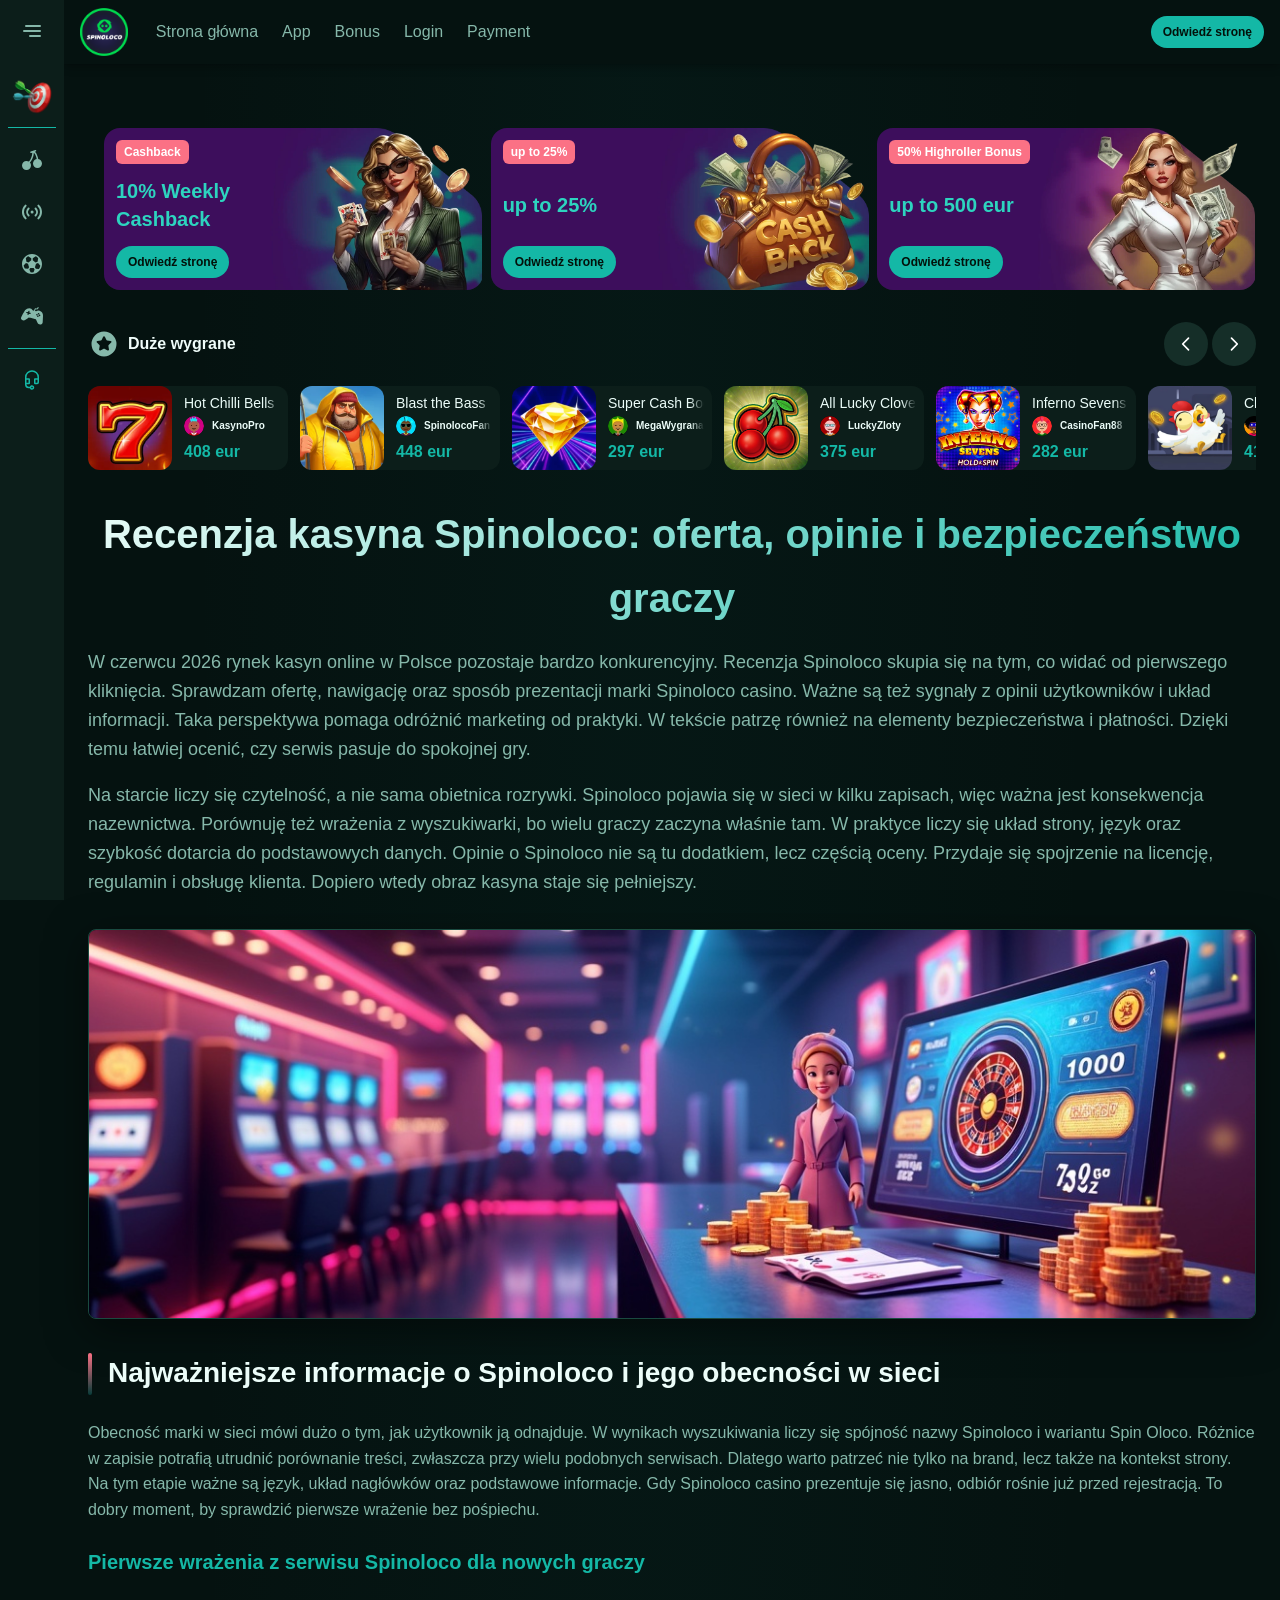
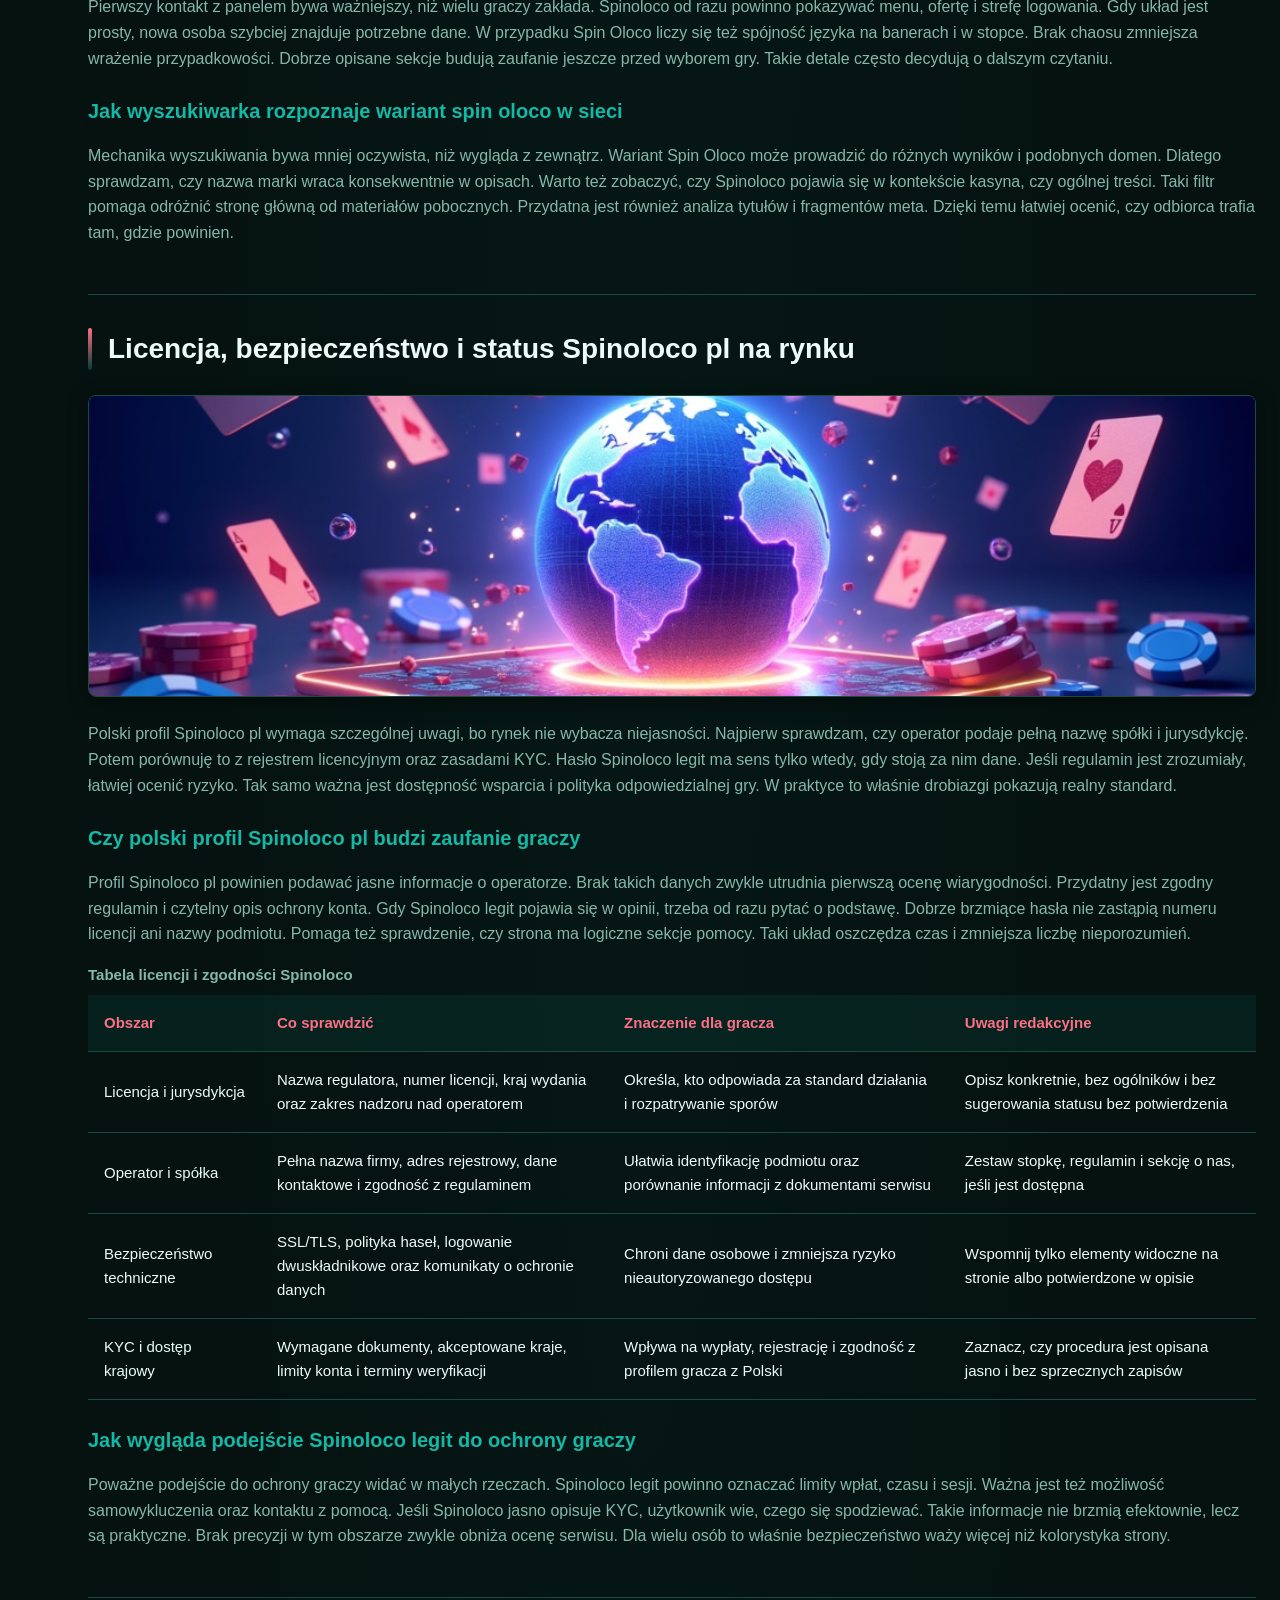
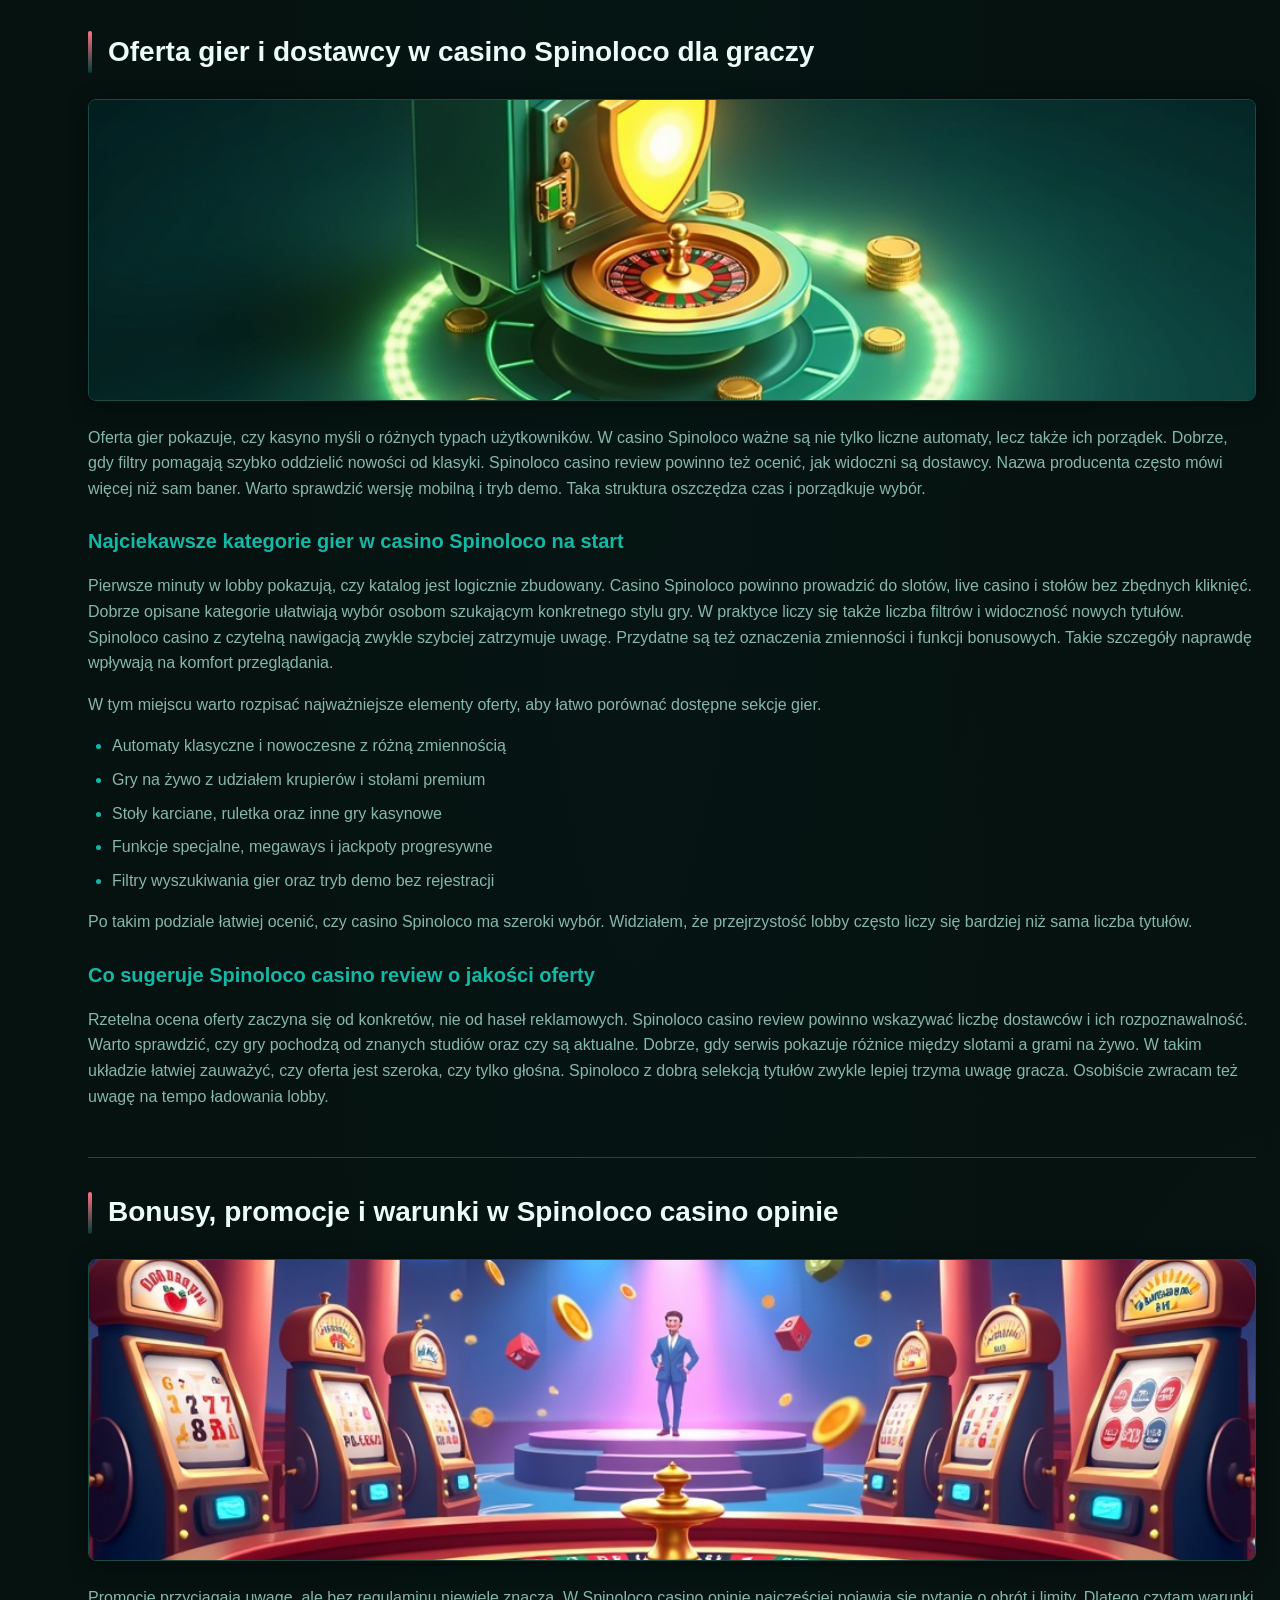
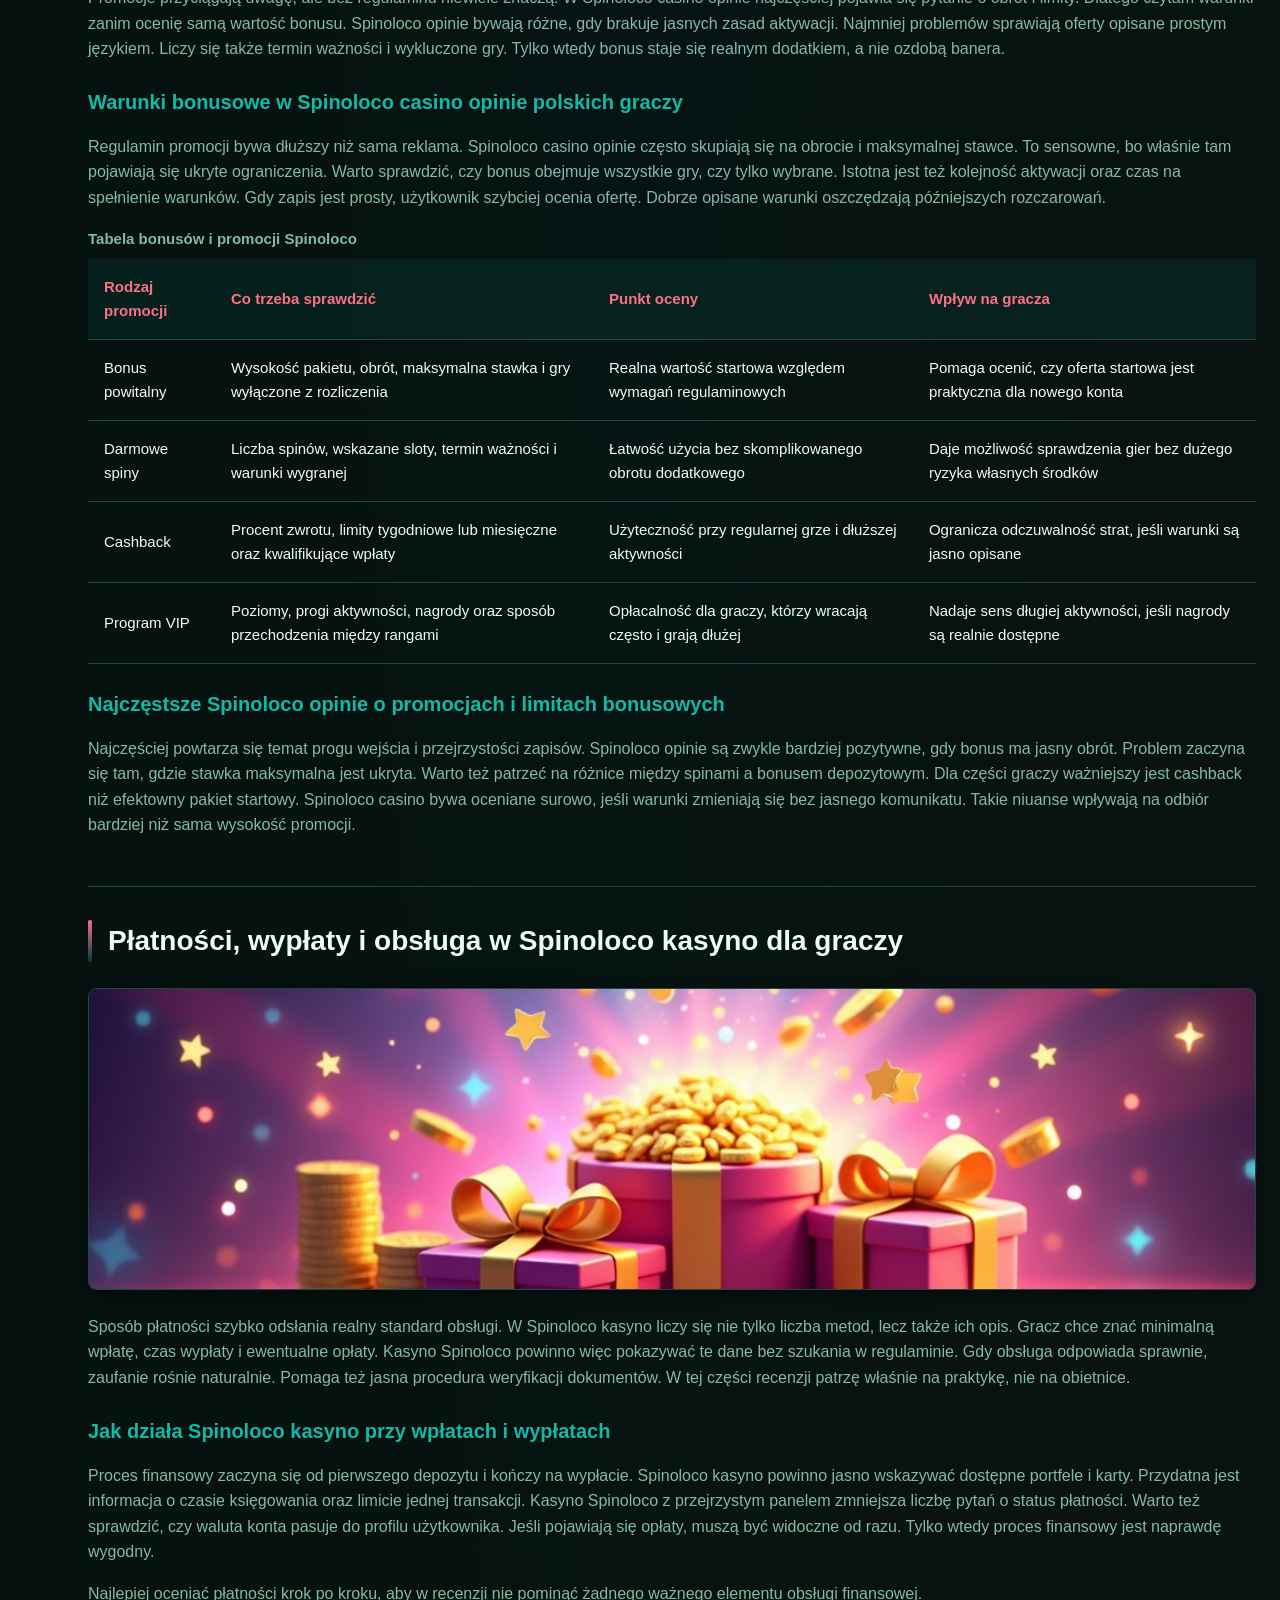
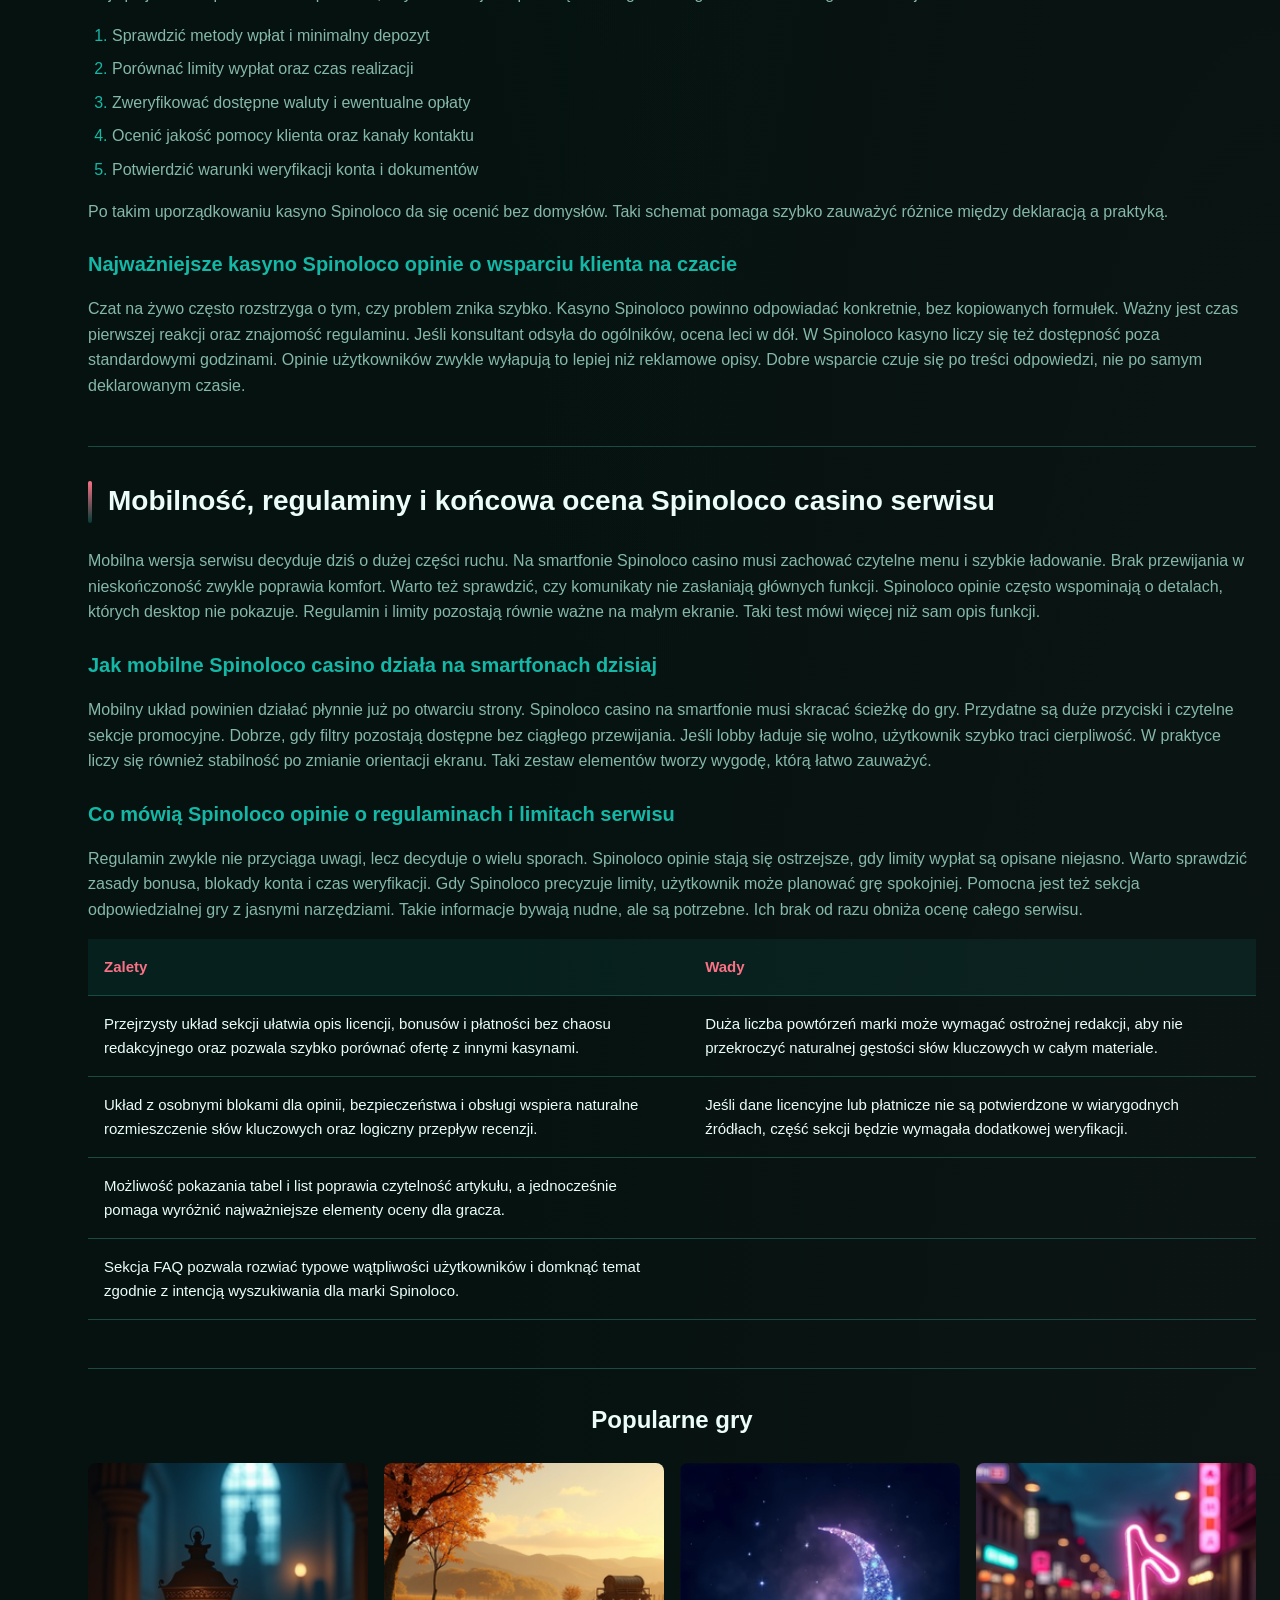
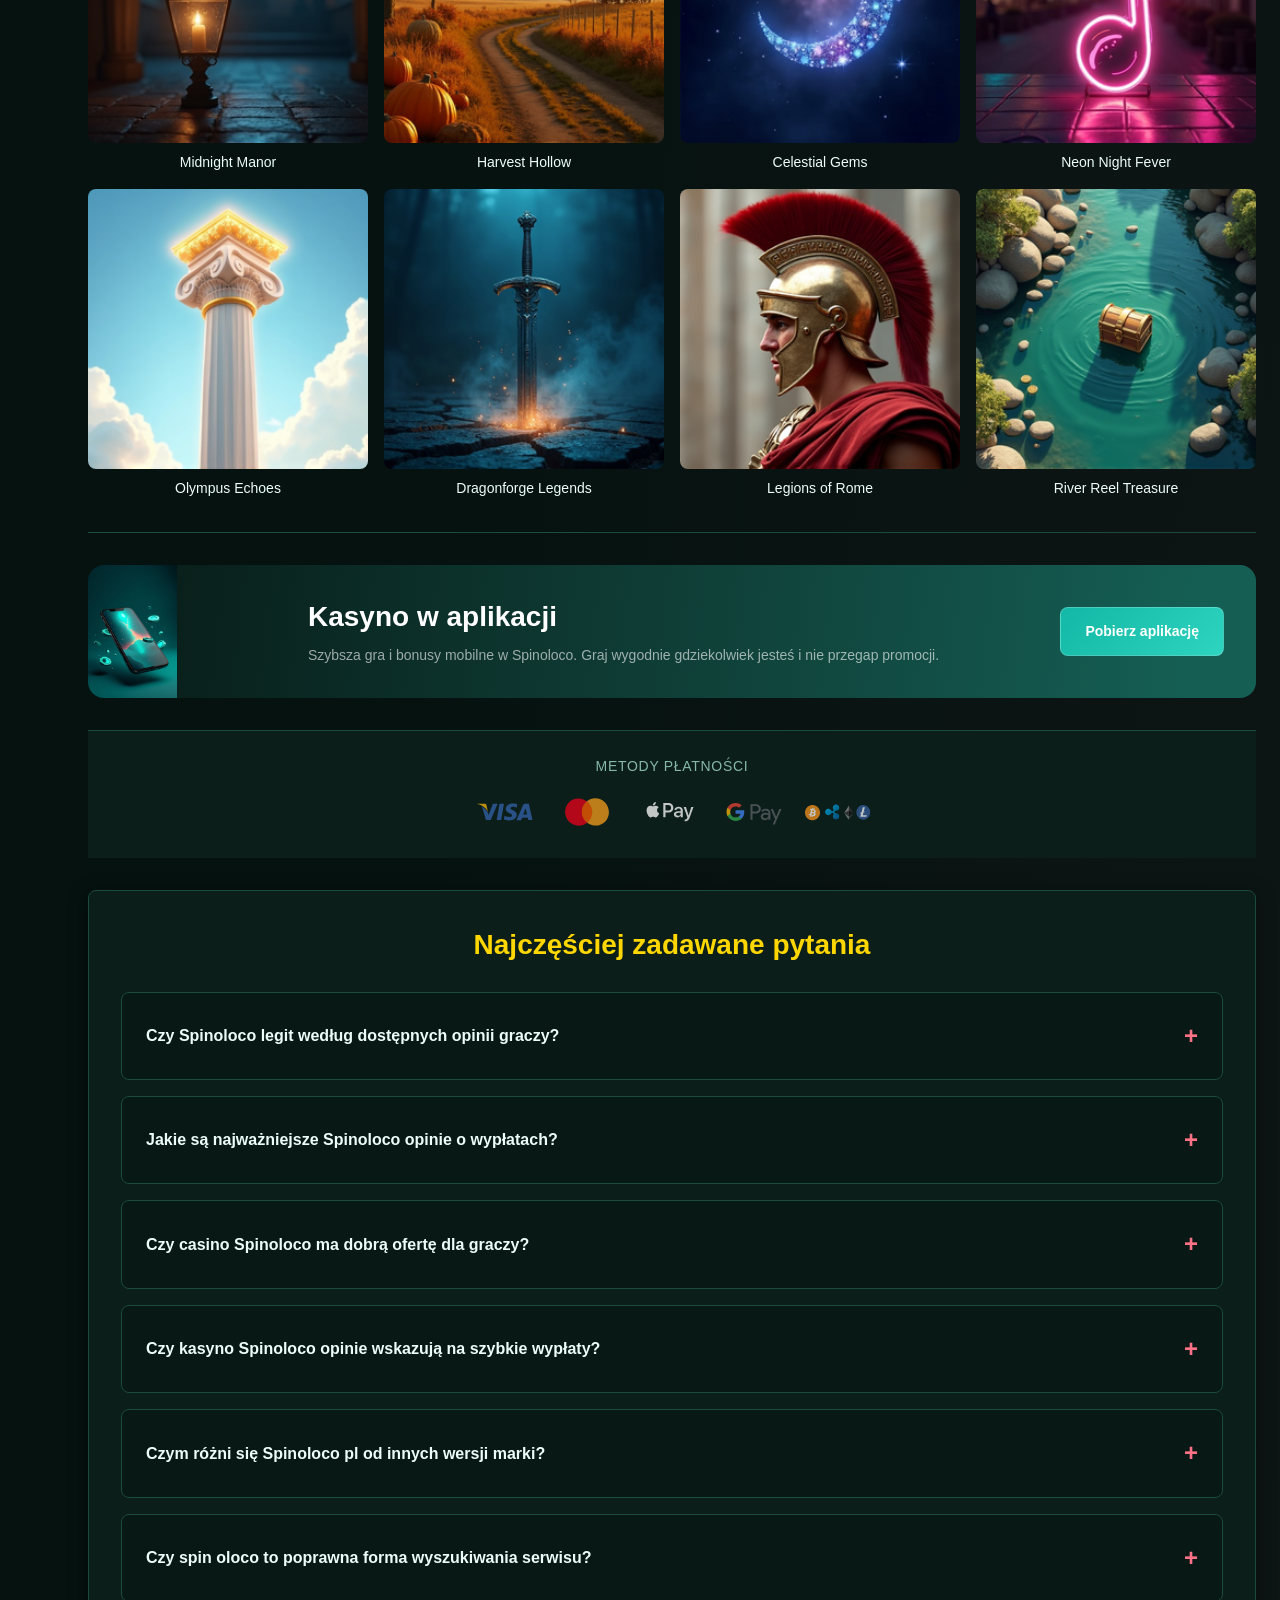
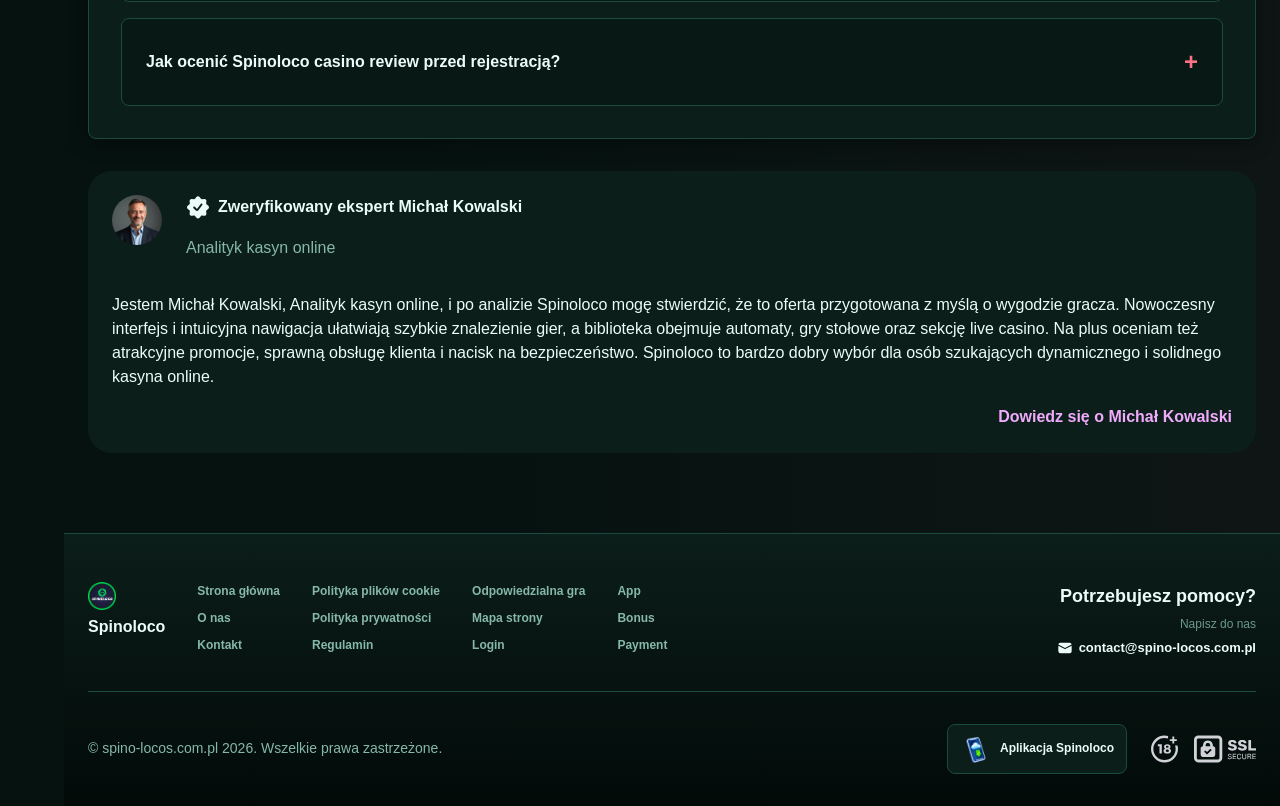
<file: index.html>
<!DOCTYPE html>
<html lang="pl">
<head>
    <meta charset="UTF-8">
    <meta name="viewport" content="width=device-width, initial-scale=1.0">
    <meta http-equiv="X-UA-Compatible" content="IE=edge">
    <meta name="robots" content="index, follow">
    <meta name="revisit-after" content="7 days">
    <title>Spinoloco - recenzja kasyna online i opinie graczy</title>
    <meta name="title" content="Spinoloco - recenzja kasyna online i opinie graczy">
    <meta name="description" content="Spinoloco 🎰 sprawdza ofertę i bezpieczeństwo, a w recenzji kasyno Spinoloco znajdziesz jasne wskazówki. Sprawdź teraz, czy warto grać w plugino.">
    <meta name="keywords" content="spinoloco casino opinie, casino spinoloco, spinoloco casino, spin oloco, spinoloco legit, kasyno spinoloco, spinoloco pl, spinoloco kasyno, spinoloco, spinoloco opinie, spinoloco casino review, kasyno spinoloco opinie">

    <link rel="canonical" href="https://kluthepoland.com.pl/poland-pl/">

    <link rel="icon" type="image/png" sizes="32x32" href="/favicon-32x32.png">

    <meta property="og:title" content="Spinoloco - recenzja kasyna online i opinie graczy">
    <meta property="og:description" content="Spinoloco 🎰 sprawdza ofertę i bezpieczeństwo, a w recenzji kasyno Spinoloco znajdziesz jasne wskazówki. Sprawdź teraz, czy warto grać w plugino.">
    <meta property="og:type" content="website">
    <meta property="og:url" content="https://kluthepoland.com.pl/">
    <meta property="og:site_name" content="Spinoloco">
    <meta property="og:locale" content="pl">
    <meta property="og:image" content="https://kluthepoland.com.pl/images/logo.png">

    <meta name="twitter:card" content="summary">
    <meta name="twitter:title" content="Spinoloco - recenzja kasyna online i opinie graczy">
    <meta name="twitter:description" content="Spinoloco 🎰 sprawdza ofertę i bezpieczeństwo, a w recenzji kasyno Spinoloco znajdziesz jasne wskazówki. Sprawdź teraz, czy warto grać w plugino.">
    <meta name="twitter:url" content="https://kluthepoland.com.pl/">
    <meta name="twitter:image" content="https://kluthepoland.com.pl/images/logo.png">

    <link rel="stylesheet" href="/css/style.css">

    <link rel="stylesheet" href="/css/layout.css">

<link rel="alternate" hreflang="x-default" href="https://kluthepoland.com.pl/">
<link rel="alternate" hreflang="pl-PL" href="https://kluthepoland.com.pl/poland-pl/">
</head>
<body>
    <div class="nav-sidebar-2bcc5beb isFull" id="navSidebar">
        <div class="nav-sidebar-content-2bcc5beb">
            <div class="nav-sidebar-wrapped-2bcc5beb">
                <div class="nav-sidebar-header-2bcc5beb">
                    <button class="nav-sidebar-header-toggle-2bcc5beb" aria-label="Toggle menu">
                        <span class="nav-sidebar-header-wrap-2bcc5beb">
                            <svg class="m-icon-2bcc5beb">
                                <use xlink:href="/assets/icons/sidebar/sprites.svg#hamburger-r"/>
                            </svg>
                        </span>
                    </button>
                </div>
                <div class="nav-sidebar-wrapped-content-2bcc5beb hideScrollbar-2bcc5beb">
                    <div class="divider-bottom-2bcc5beb">
                        <div class="nav-card nav-sidebar-card--wrapped-2bcc5beb">


                            <a href="/go" class="nav-card__button-2bcc5beb"
                               title="Misje" rel="noindex nofollow">
                                <img src="/assets/icons/sidebar/missions.webp"
                                     alt="Misje spinoloco pl"
                                     title="Misje spinoloco pl"
                                     class="nav-card__img-2bcc5beb">
                            </a>
                        </div>
                    </div>

                        <div class="nav-sidebar-wrapped-item-2bcc5beb">
                            <a href="/go" title="Wszystkie gry"
                               class="nav-sidebar-icon-2bcc5beb" rel="noindex nofollow">
                                <svg class="m-icon-2bcc5beb">
                                    <use xlink:href="/assets/icons/sidebar/sprites.svg#all-games"/>
                                </svg>
                            </a>
                        </div>
                        <div class="nav-sidebar-wrapped-item-2bcc5beb">
                            <a href="/go" title="Na żywo"
                               class="nav-sidebar-icon-2bcc5beb" rel="noindex nofollow">
                                <svg class="m-icon-2bcc5beb">
                                    <use xlink:href="/assets/icons/sidebar/sprites.svg#live"/>
                                </svg>
                            </a>
                        </div>
                        <div class="nav-sidebar-wrapped-item-2bcc5beb">
                            <a href="/go" title="Sport"
                               class="nav-sidebar-icon-2bcc5beb" rel="noindex nofollow">
                                <svg class="m-icon-2bcc5beb">
                                    <use xlink:href="/assets/icons/sidebar/sprites.svg#sport-soccer"/>
                                </svg>
                            </a>
                        </div>
                        <div class="nav-sidebar-wrapped-item-2bcc5beb">
                            <a href="/go" title="E-sport"
                               class="nav-sidebar-icon-2bcc5beb" rel="noindex nofollow">
                                <svg class="m-icon-2bcc5beb">
                                    <use xlink:href="/assets/icons/sidebar/sprites.svg#target-gamepad"/>
                                </svg>
                            </a>
                        </div>

                    <div class="divider-top-2bcc5beb">
                        <a href="/go" title="Wsparcie"
                           class="nav-sidebar-support-wrapped-2bcc5beb nav-sidebar-icon-2bcc5beb" rel="noindex nofollow">
                            <svg class="m-icon-2bcc5beb">
                                <use xlink:href="/assets/icons/sidebar/sprites.svg#support"/>
                            </svg>
                        </a>
                    </div>
                </div>
            </div>
        </div>
    </div>

    <div class="nav-sidebar-expanded-2bcc5beb" id="navSidebarExpanded">
        <div class="nav-sidebar-header-2bcc5beb">
            <button class="nav-sidebar-header-toggle-2bcc5beb" aria-label="Close menu">
                <span class="nav-sidebar-header-wrap-2bcc5beb">
                    <svg class="m-icon-2bcc5beb">
                        <use xlink:href="/assets/icons/sidebar/sprites.svg#cross"/>
                    </svg>
                </span>
            </button>
                <a href="/" class="nav-logo-2bcc5beb nav-sidebar-header-logo-2bcc5beb" title="Spinoloco">
                    <img src="/images/logo.png" alt="Spinoloco" title="Spinoloco">
                </a>
        </div>
        <div class="nav-sidebar-expanded-content-2bcc5beb">
            <div class="nav-sidebar-expanded-scrollY-2bcc5beb hideScrollbar-2bcc5beb nav-sidebar-expanded--gap-2bcc5beb">
                <div class="nav-sidebar-expanded-cards-2bcc5beb">


                        <div class="nav-card nav-sidebar-card-2bcc5beb">
                            <a href="/go" class="nav-card__button-2bcc5beb"
                               title="Bonus" rel="noindex nofollow">
                                <img src="/assets/icons/sidebar/bonus.webp" alt="Bonus spin oloco"
                                     title="Bonus spin oloco" class="nav-card__img-2bcc5beb">
                                <span class="nav-card__title-2bcc5beb">Bonus</span>
                            </a>
                        </div>


                        <div class="nav-card nav-sidebar-card-2bcc5beb">
                            <a href="/go" class="nav-card__button-2bcc5beb"
                               title="Misje" rel="noindex nofollow">
                                <img src="/assets/icons/sidebar/missions.webp" alt="Misje spinoloco pl"
                                     title="Misje spinoloco pl" class="nav-card__img-2bcc5beb">
                                <span class="nav-card__title-2bcc5beb">Misje</span>
                            </a>
                        </div>

                    <div class="nav-sidebar-cards-grid-2bcc5beb">


                            <div class="nav-card nav-sidebar-card-2bcc5beb">
                                <a href="/go" class="nav-card__button-2bcc5beb"
                                   title="Koło fortuny" rel="noindex nofollow">
                                    <img src="/assets/icons/sidebar/wheel.gif" alt="Koło fortuny spinoloco casino review"
                                         title="Koło fortuny spinoloco casino review" class="nav-card__img-2bcc5beb">
                                    <span class="nav-card__title-2bcc5beb">Koło fortuny</span>
                                </a>
                            </div>


                            <div class="nav-card nav-sidebar-card-2bcc5beb">
                                <a href="/go" class="nav-card__button-2bcc5beb"
                                   title="Program lojalnościowy" rel="noindex nofollow">
                                    <img src="/assets/icons/sidebar/loyalty.webp" alt="Program lojalnościowy kasyno spinoloco"
                                         title="Program lojalnościowy kasyno spinoloco" class="nav-card__img-2bcc5beb">
                                    <span class="nav-card__title-2bcc5beb">Program lojalnościowy</span>
                                </a>
                            </div>


                            <div class="nav-card nav-sidebar-card-2bcc5beb">
                                <a href="/go" class="nav-card__button-2bcc5beb"
                                   title="Zwrot gotówki" rel="noindex nofollow">
                                    <img src="/assets/icons/sidebar/cashback.webp" alt="Zwrot gotówki spinoloco"
                                         title="Zwrot gotówki spinoloco" class="nav-card__img-2bcc5beb">
                                    <span class="nav-card__title-2bcc5beb">Zwrot gotówki</span>
                                </a>
                            </div>


                            <div class="nav-card nav-sidebar-card-2bcc5beb">
                                <a href="/go" class="nav-card__button-2bcc5beb"
                                   title="Klub VIP" rel="noindex nofollow">
                                    <img src="/assets/icons/sidebar/vipclub.webp" alt="Klub VIP spinoloco casino"
                                         title="Klub VIP spinoloco casino" class="nav-card__img-2bcc5beb">
                                    <span class="nav-card__title-2bcc5beb">Klub VIP</span>
                                </a>
                            </div>


                            <div class="nav-card nav-sidebar-card-2bcc5beb">
                                <a href="/go" class="nav-card__button-2bcc5beb"
                                   title="Promocje" rel="noindex nofollow">
                                    <img src="/assets/icons/sidebar/promotions.webp" alt="Promocje spinoloco casino"
                                         title="Promocje spinoloco casino" class="nav-card__img-2bcc5beb">
                                    <span class="nav-card__title-2bcc5beb">Promocje</span>
                                </a>
                            </div>
                    </div>
                </div>

                <ul class="nav-sidebar-items-2bcc5beb nav-sidebar-expanded-items-2bcc5beb">
                        <li class="nav-sidebar-items-item">
                            <a href="/go" class="nav-sidebar-items-dropdown"
                               title="Wszystkie gry" rel="noindex nofollow">
                                <div class="nav-sidebar-items-title-2bcc5beb nav-sidebar-items-title--light-2bcc5beb">
                                    <div class="m-icon-container-2bcc5beb nav-sidebar-item-icon-2bcc5beb">
                                        <svg class="m-icon-2bcc5beb">
                                            <use xlink:href="/assets/icons/sidebar/sprites.svg#all-games"/>
                                        </svg>
                                    </div>
                                    <span>Wszystkie gry</span>
                                </div>
                            </a>
                        </li>
                        <li class="nav-sidebar-items-item">
                            <a href="/go" class="nav-sidebar-items-dropdown"
                               title="Na żywo" rel="noindex nofollow">
                                <div class="nav-sidebar-items-title-2bcc5beb nav-sidebar-items-title--light-2bcc5beb">
                                    <div class="m-icon-container-2bcc5beb nav-sidebar-item-icon-2bcc5beb">
                                        <svg class="m-icon-2bcc5beb">
                                            <use xlink:href="/assets/icons/sidebar/sprites.svg#live"/>
                                        </svg>
                                    </div>
                                    <span>Na żywo</span>
                                </div>
                            </a>
                        </li>
                        <li class="nav-sidebar-items-item">
                            <a href="/go" class="nav-sidebar-items-dropdown"
                               title="Sport" rel="noindex nofollow">
                                <div class="nav-sidebar-items-title-2bcc5beb nav-sidebar-items-title--light-2bcc5beb">
                                    <div class="m-icon-container-2bcc5beb nav-sidebar-item-icon-2bcc5beb">
                                        <svg class="m-icon-2bcc5beb">
                                            <use xlink:href="/assets/icons/sidebar/sprites.svg#sport-soccer"/>
                                        </svg>
                                    </div>
                                    <span>Sport</span>
                                </div>
                            </a>
                        </li>
                        <li class="nav-sidebar-items-item">
                            <a href="/go" class="nav-sidebar-items-dropdown"
                               title="E-sport" rel="noindex nofollow">
                                <div class="nav-sidebar-items-title-2bcc5beb nav-sidebar-items-title--light-2bcc5beb">
                                    <div class="m-icon-container-2bcc5beb nav-sidebar-item-icon-2bcc5beb">
                                        <svg class="m-icon-2bcc5beb">
                                            <use xlink:href="/assets/icons/sidebar/sprites.svg#target-gamepad"/>
                                        </svg>
                                    </div>
                                    <span>E-sport</span>
                                </div>
                            </a>
                        </li>
                </ul>

                <ul class="nav-sidebar-items-2bcc5beb nav-sidebar-expanded-items-2bcc5beb flex-1-2bcc5beb"></ul>

                <div class="nav-sidebar-expanded-support-2bcc5beb">
                    <div class="nav-sidebar-expanded-support-help-2bcc5beb">
                        <a href="/go" title="Wsparcie"
                           class="m-button-2bcc5beb m-button--success-2bcc5beb m-button--m-2bcc5beb nav-sidebar-support-2bcc5beb"
                           rel="noindex nofollow">
                            <div class="m-button-content-2bcc5beb">
                                <svg class="m-icon-2bcc5beb">
                                    <use xlink:href="/assets/icons/sidebar/sprites.svg#support"/>
                                </svg>
                                Wsparcie
                            </div>
                        </a>
                    </div>
                </div>

                <div class="nav-sidebar-expanded-app-links-2bcc5beb">
                    <a href="/go" class="footer-app-button-2bcc5beb"
                       title="Aplikacja Spinoloco" rel="noindex nofollow">
                        <img class="footer-app-button-image-2bcc5beb"
                             alt="Aplikacja Spinoloco"
                             title="Aplikacja Spinoloco"
                             src="/assets/icons/mobile/app-button-icon.webp">
                        <div class="footer-app-button-text-2bcc5beb">
                            <p class="m-text-2bcc5beb m-fs12-2bcc5beb m-fw700-2bcc5beb m-lh160-2bcc5beb footer-app-button-title-2bcc5beb">Aplikacja Spinoloco</p>
                            <p class="m-text-2bcc5beb m-fs10-2bcc5beb m-fw500-2bcc5beb m-lh160-2bcc5beb footer-app-button-description-2bcc5beb"
                               style="color: #ffffff;">Zainstaluj naszą aplikację</p>
                        </div>
                    </a>
                </div>
            </div>
        </div>
    </div>

    <div class="bottom-overlays-2bcc5beb">
        <div class="bottom-action-buttons-2bcc5beb bottom-overlays__action-buttons-2bcc5beb">
            <div class="bottom-communication-button-2bcc5beb">
                <button class="m-button-2bcc5beb m-gradient-border m-button--secondary-2bcc5beb m-button--m-2bcc5beb scroll-top-btn-2bcc5beb"
                        aria-label="Scroll to top" title="Scroll to top">
                    <div class="m-icon-container-2bcc5beb">
                        <span class="scroll-top-arrow-2bcc5beb">&uarr;</span>
                    </div>
                </button>
            </div>
        </div>

        <nav class="mobile-nav-2bcc5beb" aria-label="Mobile navigation">
            <div class="mobile-nav-wrap-2bcc5beb">
                <a href="/go" title="Wszystkie gry"
                   rel="noindex nofollow" target="_blank">
                    <div class="mobile-nav-item-2bcc5beb">
                        <div class="mobile-nav-item__icon-wrap-2bcc5beb">
                            <svg class="m-icon-2bcc5beb m-icon-loadable mobile-nav-item__icon-2bcc5beb">
                                <use xlink:href="/assets/icons/sidebar/sprites.svg#all-games"/>
                            </svg>
                        </div>
                        <p class="m-text-2bcc5beb m-fs10-2bcc5beb m-fw600-2bcc5beb m-lh160-2bcc5beb m-text-center-2bcc5beb mobile-nav-item__text-2bcc5beb">Wszystkie gry</p>
                    </div>
                </a>

                <a href="/go" title="Sport"
                   rel="noindex nofollow" target="_blank">
                    <div class="mobile-nav-item-2bcc5beb">
                        <div class="mobile-nav-item__icon-wrap-2bcc5beb">
                            <svg class="m-icon-2bcc5beb m-icon-loadable mobile-nav-item__icon-2bcc5beb">
                                <use xlink:href="/assets/icons/sidebar/sprites.svg#sport-soccer"/>
                            </svg>
                        </div>
                        <p class="m-text-2bcc5beb m-fs10-2bcc5beb m-fw600-2bcc5beb m-lh160-2bcc5beb m-text-center-2bcc5beb mobile-nav-item__text-2bcc5beb">Sport</p>
                    </div>
                </a>

                <div class="mobile-nav-item-2bcc5beb">
                    <a href="/go"
                       class="m-button-2bcc5beb m-gradient-border m-button--primary-2bcc5beb m-button--m-2bcc5beb mobile-nav-item__icon-wrap-2bcc5beb"
                       title="Odwiedź stronę"
                       rel="noindex nofollow" target="_blank">
                        <div class="m-button-content-2bcc5beb">
                            <svg class="m-icon-2bcc5beb m-icon-loadable mobile-nav-item__icon-2bcc5beb">
                                <use xlink:href="/assets/icons/sidebar/sprites.svg#person"/>
                            </svg>
                        </div>
                    </a>
                    <p class="m-text-2bcc5beb m-fs10-2bcc5beb m-fw600-2bcc5beb m-lh160-2bcc5beb m-text-center-2bcc5beb mobile-nav-item__text-2bcc5beb">Odwiedź stronę</p>
                </div>

                <a href="/go" title="Bonus"
                   rel="noindex nofollow" target="_blank">
                    <div class="mobile-nav-item-2bcc5beb">
                        <div class="mobile-nav-item__icon-wrap-2bcc5beb">
                            <svg class="m-icon-2bcc5beb m-icon-loadable mobile-nav-item__icon-2bcc5beb">
                                <use xlink:href="/assets/icons/sidebar/sprites.svg#gift"/>
                            </svg>
                        </div>
                        <p class="m-text-2bcc5beb m-fs10-2bcc5beb m-fw600-2bcc5beb m-lh160-2bcc5beb m-text-center-2bcc5beb mobile-nav-item__text-2bcc5beb">Bonus</p>
                    </div>
                </a>

                <a href="/go" title="Misje"
                   rel="noindex nofollow" target="_blank">
                    <div class="mobile-nav-item-2bcc5beb">
                        <div class="mobile-nav-item__icon-wrap-2bcc5beb">
                            <svg class="m-icon-2bcc5beb m-icon-loadable mobile-nav-item__icon-2bcc5beb">
                                <use xlink:href="/assets/icons/sidebar/sprites.svg#activities"/>
                            </svg>
                        </div>
                        <p class="m-text-2bcc5beb m-fs10-2bcc5beb m-fw600-2bcc5beb m-lh160-2bcc5beb m-text-center-2bcc5beb mobile-nav-item__text-2bcc5beb">Misje</p>
                    </div>
                </a>
            </div>
        </nav>
    </div>


    <div class="site-wrapper-2bcc5beb with-sidebar-2bcc5beb">
<nav class="main-nav-2bcc5beb">
    <div class="main-nav-content-2bcc5beb">
        <div class="main-nav-content-left-2bcc5beb">
            <button class="main-nav-content-toggle-2bcc5beb nav-sidebar-header-toggle-2bcc5beb" aria-label="Toggle menu" aria-expanded="false">
                <svg class="m-icon-2bcc5beb m-icon-loadable">
                    <use xlink:href="/assets/icons/sidebar/sprites.svg#hamburger"/>
                </svg>
            </button>

            <a href="/" class="nav-logo-2bcc5beb main-nav-logo-2bcc5beb" title="Spinoloco">
                <img src="/images/logo.png" alt="Spinoloco" title="Spinoloco">
            </a>
        </div>

        <div class="main-nav-content-center-2bcc5beb">
            <a href="/" class="nav-link-2bcc5beb" title="Strona główna">Strona główna</a>
            <a href="/app/" class="nav-link-2bcc5beb" title="App">App</a>
            <a href="/bonus/" class="nav-link-2bcc5beb" title="Bonus">Bonus</a>
            <a href="/login/" class="nav-link-2bcc5beb" title="Login">Login</a>
            <a href="/payment/" class="nav-link-2bcc5beb" title="Payment">Payment</a>
        </div>

        <div class="main-nav-content-auth-2bcc5beb">
            <a class="m-button-2bcc5beb m-gradient-border m-button--primary-2bcc5beb m-button--s-2bcc5beb"
               href="/go" title="Odwiedź stronę"
               rel="noindex nofollow" target="_blank">
                <div class="m-button-content-2bcc5beb">Odwiedź stronę</div>
            </a>
        </div>
    </div>
</nav>
        <main class="main-content-2bcc5beb">
<article class="page-content-2bcc5beb">
    <div class="container-2bcc5beb">


<section class="lobby-banners-2bcc5beb">
    <div class="lobby-slider-2bcc5beb" style="--max-slide-width:auto;--bp-xxxl-plus:33.3333%;--slides-xxxl-plus:3;--bp-xxxl:33.3333%;--slides-xxxl:3;--bp-xxl:33.3333%;--slides-xxl:3;--bp-xl-2:33.3333%;--slides-xl-2:3;--bp-xl:100%;--slides-xl:1;--bp-l:100%;--slides-l:1;--bp-m:100%;--slides-m:1;--bp-s:100%;--slides-s:1;--bp-xs:100%;--slides-xs:1;--bp-xxs:100%;--slides-xxs:1;">
        <div class="lobby-slider__scroll-wrap-2bcc5beb">
            <div class="lobby-slider__scroll-box-2bcc5beb">
                <div class="lobby-slider__slide-2bcc5beb">
                    <div class="lobby-slider__slide-content-2bcc5beb">
                        <div class="lobby-banners__banner">
                            <div class="lobby-banner-2bcc5beb">
                                <div class="lobby-banner-picture-2bcc5beb lobby-banner__image-2bcc5beb">
                                    <picture class="banner-picture-2bcc5beb">
                                        <img src="/assets/banners/play-jonny.webp" alt="Cashback spinoloco legit" title="Cashback spinoloco legit" fetchpriority="high" loading="eager" decoding="async">
                                    </picture>
                                </div>
                                <div class="lobby-banner__content-2bcc5beb">
                                    <div class="lobby-badge-2bcc5beb lobby-badge--secondary-2bcc5beb lobby-badge--m-2bcc5beb">
                                        <div class="lobby-badge-content-2bcc5beb">
                                            <div class="lobby-badge-text-2bcc5beb">Cashback</div>
                                        </div>
                                    </div>
                                    <div class="lobby-banner__text-2bcc5beb">
                                        <p class="lobby-banner-text-2bcc5beb lobby-banner-text--header-2bcc5beb" style="color:var(--color-at400);">
                                            10% Weekly Cashback
                                        </p>
                                    </div>
                                    <a href="/go" rel="noindex nofollow" target="_blank" class="lobby-btn-2bcc5beb lobby-btn--primary-2bcc5beb lobby-btn--s-2bcc5beb" title="Cashback Odwiedź stronę">
                                        <div class="lobby-btn-content-2bcc5beb">Odwiedź stronę</div>
                                    </a>
                                </div>
                            </div>
                        </div>
                    </div>
                </div>
                <div class="lobby-slider__slide-2bcc5beb">
                    <div class="lobby-slider__slide-content-2bcc5beb">
                        <div class="lobby-banners__banner">
                            <div class="lobby-banner-2bcc5beb">
                                <div class="lobby-banner-picture-2bcc5beb lobby-banner__image-2bcc5beb">
                                    <picture class="banner-picture-2bcc5beb">
                                        <img src="/assets/banners/playjonny.webp" alt="up to 25% kasyno spinoloco opinie" title="up to 25% kasyno spinoloco opinie" loading="lazy" fetchpriority="low" decoding="async">
                                    </picture>
                                </div>
                                <div class="lobby-banner__content-2bcc5beb">
                                    <div class="lobby-badge-2bcc5beb lobby-badge--secondary-2bcc5beb lobby-badge--m-2bcc5beb">
                                        <div class="lobby-badge-content-2bcc5beb">
                                            <div class="lobby-badge-text-2bcc5beb">up to 25%</div>
                                        </div>
                                    </div>
                                    <div class="lobby-banner__text-2bcc5beb">
                                        <p class="lobby-banner-text-2bcc5beb lobby-banner-text--header-2bcc5beb" style="color:var(--color-at400);">
                                            up to 25%
                                        </p>
                                    </div>
                                    <a href="/go" rel="noindex nofollow" target="_blank" class="lobby-btn-2bcc5beb lobby-btn--primary-2bcc5beb lobby-btn--s-2bcc5beb" title="up to 25% Odwiedź stronę">
                                        <div class="lobby-btn-content-2bcc5beb">Odwiedź stronę</div>
                                    </a>
                                </div>
                            </div>
                        </div>
                    </div>
                </div>
                <div class="lobby-slider__slide-2bcc5beb">
                    <div class="lobby-slider__slide-content-2bcc5beb">
                        <div class="lobby-banners__banner">
                            <div class="lobby-banner-2bcc5beb">
                                <div class="lobby-banner-picture-2bcc5beb lobby-banner__image-2bcc5beb">
                                    <picture class="banner-picture-2bcc5beb">
                                        <img src="/assets/banners/play-jonny-casino.webp" alt="50% Highroller Bonus spinoloco legit" title="50% Highroller Bonus spinoloco legit" loading="lazy" fetchpriority="low" decoding="async">
                                    </picture>
                                </div>
                                <div class="lobby-banner__content-2bcc5beb">
                                    <div class="lobby-badge-2bcc5beb lobby-badge--secondary-2bcc5beb lobby-badge--m-2bcc5beb">
                                        <div class="lobby-badge-content-2bcc5beb">
                                            <div class="lobby-badge-text-2bcc5beb">50% Highroller Bonus</div>
                                        </div>
                                    </div>
                                    <div class="lobby-banner__text-2bcc5beb">
                                        <p class="lobby-banner-text-2bcc5beb lobby-banner-text--header-2bcc5beb" style="color:var(--color-at400);">
                                            up to 500 eur
                                        </p>
                                    </div>
                                    <a href="/go" rel="noindex nofollow" target="_blank" class="lobby-btn-2bcc5beb lobby-btn--primary-2bcc5beb lobby-btn--s-2bcc5beb" title="50% Highroller Bonus Odwiedź stronę">
                                        <div class="lobby-btn-content-2bcc5beb">Odwiedź stronę</div>
                                    </a>
                                </div>
                            </div>
                        </div>
                    </div>
                </div>
            </div>
        </div>
    </div>
</section>

<section class="recent-big-wins-section-2bcc5beb">
    <div class="recent-big-wins-slider-2bcc5beb"
         data-asset-pools='{"avatar_files": ["40x40.0.webp", "40x40.1.webp", "40x40.2.webp", "40x40.3.webp", "40x40.4.webp", "40x40.5.webp", "40x40.6.webp", "40x40.7.webp", "40x40.8.webp", "40x40.9.webp", "40x40.10.webp", "40x40.11.webp", "40x40.12.webp", "40x40.13.webp", "40x40.14.webp"], "currency": "eur", "game_icons": ["inout.webp", "penguinking.webp", "penguinking1.webp", "shadylady.oops.webp", "softswiss.1spin4win-LuckyFruitWins100_designed.webp", "softswiss.scatterkings-GoldLuckSizzlingSevens.webp", "softswiss.softswiss-AllLuckyClover100_designed.webp", "softswiss.softswiss-BurningChilliX_designed.webp", "softswiss.softswiss-HotChilliBells_designed.webp", "softswiss.webp", "spinomenal.SlotMachine_ZeusUnchainedHoldHit_designed.webp", "spinomenal.webp"], "game_names": ["Chicken Road", "Super Cash Boost: Hold \u0026 Win", "Break the Piggy Bank", "Oops", "Lucky Fruit Wins 100", "Inferno Sevens", "All Lucky Clovers 100", "Burning Chilli X", "Hot Chilli Bells", "Blast the Bass", "Zeus Unchained - Hold \u0026 Hit", "Queen Of Inferno"], "max_amount": 500, "min_amount": 50, "usernames": ["LuckyPawel", "Zwyciezca77", "SlotMistrz", "KasynoPro", "JackpotKuba", "Gracz888", "Fortuna_PL", "Wygrany2024", "SpinMasterPL", "Szczesciarz7", "BigWinPol", "LottoKrol", "SrebrnySlot", "KasaHunter", "BonusowyAce", "LuckyZloty", "ReelHeroPL", "MegaWygrana", "PlayerMocny", "CasinoFan88", "WygranaMax", "SlotowyRekord", "PawelJackpot", "KrolGier77", "SpinolocoFan"]}'
         data-keywords='["spinoloco", "spinoloco casino", "spinoloco opinie", "spinoloco casino review", "casino spinoloco", "spinoloco kasyno", "kasyno spinoloco", "spin oloco", "spinoloco pl", "spinoloco casino opinie", "kasyno spinoloco opinie", "spinoloco legit"]'
         data-auto-rotate="true"
         data-interval="3000"
         style="--perRow: 5; --duration: 0.6s; --perRowDefault: 5; --perRowMiddle: 4; --perRowMin: 3;">

        <!-- Header with title and controls -->
        <div class="recent-big-wins-header-2bcc5beb">
            <div class="recent-big-wins-header__title-2bcc5beb">
                <svg class="bw-icon-2bcc5beb">
                    <use xlink:href="/assets/icons/sidebar/sprites.svg#big-wins"/>
                </svg>
                Duże wygrane
            </div>
            <div class="recent-big-wins-header__control-2bcc5beb">
                <div class="bw-prev-next-arrows-2bcc5beb">
                    <button class="bw-arrow-btn-2bcc5beb"
                            aria-label="Slide prev"
                            data-slider-action="prev">
                        <span class="bw-icon-container-2bcc5beb">
                            <svg class="bw-icon-2bcc5beb bw-chevron-2bcc5beb" style="transform: rotate(270deg);">
                                <use xlink:href="/assets/icons/sidebar/sprites.svg#chevron"/>
                            </svg>
                        </span>
                    </button>
                    <button class="bw-arrow-btn-2bcc5beb"
                            aria-label="Slide next"
                            data-slider-action="next">
                        <span class="bw-icon-container-2bcc5beb">
                            <svg class="bw-icon-2bcc5beb bw-chevron-2bcc5beb" style="transform: rotate(90deg);">
                                <use xlink:href="/assets/icons/sidebar/sprites.svg#chevron"/>
                            </svg>
                        </span>
                    </button>
                </div>
            </div>
        </div>

        <!-- Slider container (populated dynamically by JS) -->
        <div class="recent-big-wins-slider__cards-2bcc5beb" data-slider-cards>
        </div>
    </div>
</section>

        <header class="page-header-2bcc5beb">
            <h1>Recenzja kasyna Spinoloco: oferta, opinie i bezpieczeństwo graczy</h1>
            <div class="intro-2bcc5beb">
                <p>W czerwcu 2026 rynek kasyn online w Polsce pozostaje bardzo konkurencyjny. Recenzja Spinoloco skupia się na tym, co widać od pierwszego kliknięcia. Sprawdzam ofertę, nawigację oraz sposób prezentacji marki Spinoloco casino. Ważne są też sygnały z opinii użytkowników i układ informacji. Taka perspektywa pomaga odróżnić marketing od praktyki. W tekście patrzę również na elementy bezpieczeństwa i płatności. Dzięki temu łatwiej ocenić, czy serwis pasuje do spokojnej gry.</p>
                <p>Na starcie liczy się czytelność, a nie sama obietnica rozrywki. Spinoloco pojawia się w sieci w kilku zapisach, więc ważna jest konsekwencja nazewnictwa. Porównuję też wrażenia z wyszukiwarki, bo wielu graczy zaczyna właśnie tam. W praktyce liczy się układ strony, język oraz szybkość dotarcia do podstawowych danych. Opinie o Spinoloco nie są tu dodatkiem, lecz częścią oceny. Przydaje się spojrzenie na licencję, regulamin i obsługę klienta. Dopiero wtedy obraz kasyna staje się pełniejszy.</p>
            </div>
        </header>

        <div class="hero-image-2bcc5beb">
            <img src="/images/recenzja_kasyna_spinoloco_hero.png" alt="spinoloco casino review" title="spinoloco casino review" loading="lazy">
        </div>


        <section class="content-section-2bcc5beb card-2bcc5beb">
            <h2 id="toc-s0">Najważniejsze informacje o Spinoloco i jego obecności w sieci</h2>


            <p>Obecność marki w sieci mówi dużo o tym, jak użytkownik ją odnajduje. W wynikach wyszukiwania liczy się spójność nazwy Spinoloco i wariantu Spin Oloco. Różnice w zapisie potrafią utrudnić porównanie treści, zwłaszcza przy wielu podobnych serwisach. Dlatego warto patrzeć nie tylko na brand, lecz także na kontekst strony. Na tym etapie ważne są język, układ nagłówków oraz podstawowe informacje. Gdy Spinoloco casino prezentuje się jasno, odbiór rośnie już przed rejestracją. To dobry moment, by sprawdzić pierwsze wrażenie bez pośpiechu.</p>

                
        <h3 id="toc-s0-b0">Pierwsze wrażenia z serwisu Spinoloco dla nowych graczy</h3>
            <p>Pierwszy kontakt z panelem bywa ważniejszy, niż wielu graczy zakłada. Spinoloco od razu powinno pokazywać menu, ofertę i strefę logowania. Gdy układ jest prosty, nowa osoba szybciej znajduje potrzebne dane. W przypadku Spin Oloco liczy się też spójność języka na banerach i w stopce. Brak chaosu zmniejsza wrażenie przypadkowości. Dobrze opisane sekcje budują zaufanie jeszcze przed wyborem gry. Takie detale często decydują o dalszym czytaniu.</p>



                
        <h3 id="toc-s0-b1">Jak wyszukiwarka rozpoznaje wariant spin oloco w sieci</h3>
            <p>Mechanika wyszukiwania bywa mniej oczywista, niż wygląda z zewnątrz. Wariant Spin Oloco może prowadzić do różnych wyników i podobnych domen. Dlatego sprawdzam, czy nazwa marki wraca konsekwentnie w opisach. Warto też zobaczyć, czy Spinoloco pojawia się w kontekście kasyna, czy ogólnej treści. Taki filtr pomaga odróżnić stronę główną od materiałów pobocznych. Przydatna jest również analiza tytułów i fragmentów meta. Dzięki temu łatwiej ocenić, czy odbiorca trafia tam, gdzie powinien.</p>



        </section>
        <section class="content-section-2bcc5beb card-2bcc5beb">
            <h2 id="toc-s1">Licencja, bezpieczeństwo i status Spinoloco pl na rynku</h2>

            <div class="section-image-2bcc5beb">
                <img src="/images/obecnosc_spinoloco_w_sieci.png" alt="spinoloco" title="spinoloco" loading="lazy">
            </div>

            <p>Polski profil Spinoloco pl wymaga szczególnej uwagi, bo rynek nie wybacza niejasności. Najpierw sprawdzam, czy operator podaje pełną nazwę spółki i jurysdykcję. Potem porównuję to z rejestrem licencyjnym oraz zasadami KYC. Hasło Spinoloco legit ma sens tylko wtedy, gdy stoją za nim dane. Jeśli regulamin jest zrozumiały, łatwiej ocenić ryzyko. Tak samo ważna jest dostępność wsparcia i polityka odpowiedzialnej gry. W praktyce to właśnie drobiazgi pokazują realny standard.</p>

                
        <h3 id="toc-s1-b0">Czy polski profil Spinoloco pl budzi zaufanie graczy</h3>
            <p>Profil Spinoloco pl powinien podawać jasne informacje o operatorze. Brak takich danych zwykle utrudnia pierwszą ocenę wiarygodności. Przydatny jest zgodny regulamin i czytelny opis ochrony konta. Gdy Spinoloco legit pojawia się w opinii, trzeba od razu pytać o podstawę. Dobrze brzmiące hasła nie zastąpią numeru licencji ani nazwy podmiotu. Pomaga też sprawdzenie, czy strona ma logiczne sekcje pomocy. Taki układ oszczędza czas i zmniejsza liczbę nieporozumień.</p>



                
        <div class="table-wrapper-2bcc5beb">
            <table class="content-table-2bcc5beb">
                <caption>Tabela licencji i zgodności Spinoloco</caption>

                <thead>
                    <tr>
                            <th>Obszar</th>
                            <th>Co sprawdzić</th>
                            <th>Znaczenie dla gracza</th>
                            <th>Uwagi redakcyjne</th>
                    </tr>
                </thead>

                <tbody>
                        <tr>
                                <td>Licencja i jurysdykcja</td>
                                <td>Nazwa regulatora, numer licencji, kraj wydania oraz zakres nadzoru nad operatorem</td>
                                <td>Określa, kto odpowiada za standard działania i rozpatrywanie sporów</td>
                                <td>Opisz konkretnie, bez ogólników i bez sugerowania statusu bez potwierdzenia</td>
                        </tr>
                        <tr>
                                <td>Operator i spółka</td>
                                <td>Pełna nazwa firmy, adres rejestrowy, dane kontaktowe i zgodność z regulaminem</td>
                                <td>Ułatwia identyfikację podmiotu oraz porównanie informacji z dokumentami serwisu</td>
                                <td>Zestaw stopkę, regulamin i sekcję o nas, jeśli jest dostępna</td>
                        </tr>
                        <tr>
                                <td>Bezpieczeństwo techniczne</td>
                                <td>SSL/TLS, polityka haseł, logowanie dwuskładnikowe oraz komunikaty o ochronie danych</td>
                                <td>Chroni dane osobowe i zmniejsza ryzyko nieautoryzowanego dostępu</td>
                                <td>Wspomnij tylko elementy widoczne na stronie albo potwierdzone w opisie</td>
                        </tr>
                        <tr>
                                <td>KYC i dostęp krajowy</td>
                                <td>Wymagane dokumenty, akceptowane kraje, limity konta i terminy weryfikacji</td>
                                <td>Wpływa na wypłaty, rejestrację i zgodność z profilem gracza z Polski</td>
                                <td>Zaznacz, czy procedura jest opisana jasno i bez sprzecznych zapisów</td>
                        </tr>
                </tbody>
            </table>
        </div>



                
        <h3 id="toc-s1-b2">Jak wygląda podejście Spinoloco legit do ochrony graczy</h3>
            <p>Poważne podejście do ochrony graczy widać w małych rzeczach. Spinoloco legit powinno oznaczać limity wpłat, czasu i sesji. Ważna jest też możliwość samowykluczenia oraz kontaktu z pomocą. Jeśli Spinoloco jasno opisuje KYC, użytkownik wie, czego się spodziewać. Takie informacje nie brzmią efektownie, lecz są praktyczne. Brak precyzji w tym obszarze zwykle obniża ocenę serwisu. Dla wielu osób to właśnie bezpieczeństwo waży więcej niż kolorystyka strony.</p>



        </section>
        <section class="content-section-2bcc5beb card-2bcc5beb">
            <h2 id="toc-s2">Oferta gier i dostawcy w casino Spinoloco dla graczy</h2>

            <div class="section-image-2bcc5beb">
                <img src="/images/licencja_bezpieczenstwo_spinoloco.png" alt="spinoloco legit" title="spinoloco legit" loading="lazy">
            </div>

            <p>Oferta gier pokazuje, czy kasyno myśli o różnych typach użytkowników. W casino Spinoloco ważne są nie tylko liczne automaty, lecz także ich porządek. Dobrze, gdy filtry pomagają szybko oddzielić nowości od klasyki. Spinoloco casino review powinno też ocenić, jak widoczni są dostawcy. Nazwa producenta często mówi więcej niż sam baner. Warto sprawdzić wersję mobilną i tryb demo. Taka struktura oszczędza czas i porządkuje wybór.</p>

                
        <h3 id="toc-s2-b0">Najciekawsze kategorie gier w casino Spinoloco na start</h3>
            <p>Pierwsze minuty w lobby pokazują, czy katalog jest logicznie zbudowany. Casino Spinoloco powinno prowadzić do slotów, live casino i stołów bez zbędnych kliknięć. Dobrze opisane kategorie ułatwiają wybór osobom szukającym konkretnego stylu gry. W praktyce liczy się także liczba filtrów i widoczność nowych tytułów. Spinoloco casino z czytelną nawigacją zwykle szybciej zatrzymuje uwagę. Przydatne są też oznaczenia zmienności i funkcji bonusowych. Takie szczegóły naprawdę wpływają na komfort przeglądania.</p>



                
        <p>W tym miejscu warto rozpisać najważniejsze elementy oferty, aby łatwo porównać dostępne sekcje gier.</p>
        <ul class="content-list-2bcc5beb">
                <li>Automaty klasyczne i nowoczesne z różną zmiennością</li>
                <li>Gry na żywo z udziałem krupierów i stołami premium</li>
                <li>Stoły karciane, ruletka oraz inne gry kasynowe</li>
                <li>Funkcje specjalne, megaways i jackpoty progresywne</li>
                <li>Filtry wyszukiwania gier oraz tryb demo bez rejestracji</li>
        </ul>
        <p>Po takim podziale łatwiej ocenić, czy casino Spinoloco ma szeroki wybór. Widziałem, że przejrzystość lobby często liczy się bardziej niż sama liczba tytułów.</p>



                
        <h3 id="toc-s2-b2">Co sugeruje Spinoloco casino review o jakości oferty</h3>
            <p>Rzetelna ocena oferty zaczyna się od konkretów, nie od haseł reklamowych. Spinoloco casino review powinno wskazywać liczbę dostawców i ich rozpoznawalność. Warto sprawdzić, czy gry pochodzą od znanych studiów oraz czy są aktualne. Dobrze, gdy serwis pokazuje różnice między slotami a grami na żywo. W takim układzie łatwiej zauważyć, czy oferta jest szeroka, czy tylko głośna. Spinoloco z dobrą selekcją tytułów zwykle lepiej trzyma uwagę gracza. Osobiście zwracam też uwagę na tempo ładowania lobby.</p>



        </section>
        <section class="content-section-2bcc5beb card-2bcc5beb">
            <h2 id="toc-s3">Bonusy, promocje i warunki w Spinoloco casino opinie</h2>

            <div class="section-image-2bcc5beb">
                <img src="/images/oferta_gier_spinoloco.png" alt="spinoloco casino" title="spinoloco casino" loading="lazy">
            </div>

            <p>Promocje przyciągają uwagę, ale bez regulaminu niewiele znaczą. W Spinoloco casino opinie najczęściej pojawia się pytanie o obrót i limity. Dlatego czytam warunki zanim ocenię samą wartość bonusu. Spinoloco opinie bywają różne, gdy brakuje jasnych zasad aktywacji. Najmniej problemów sprawiają oferty opisane prostym językiem. Liczy się także termin ważności i wykluczone gry. Tylko wtedy bonus staje się realnym dodatkiem, a nie ozdobą banera.</p>

                
        <h3 id="toc-s3-b0">Warunki bonusowe w Spinoloco casino opinie polskich graczy</h3>
            <p>Regulamin promocji bywa dłuższy niż sama reklama. Spinoloco casino opinie często skupiają się na obrocie i maksymalnej stawce. To sensowne, bo właśnie tam pojawiają się ukryte ograniczenia. Warto sprawdzić, czy bonus obejmuje wszystkie gry, czy tylko wybrane. Istotna jest też kolejność aktywacji oraz czas na spełnienie warunków. Gdy zapis jest prosty, użytkownik szybciej ocenia ofertę. Dobrze opisane warunki oszczędzają późniejszych rozczarowań.</p>



                
        <div class="table-wrapper-2bcc5beb">
            <table class="content-table-2bcc5beb">
                <caption>Tabela bonusów i promocji Spinoloco</caption>

                <thead>
                    <tr>
                            <th>Rodzaj promocji</th>
                            <th>Co trzeba sprawdzić</th>
                            <th>Punkt oceny</th>
                            <th>Wpływ na gracza</th>
                    </tr>
                </thead>

                <tbody>
                        <tr>
                                <td>Bonus powitalny</td>
                                <td>Wysokość pakietu, obrót, maksymalna stawka i gry wyłączone z rozliczenia</td>
                                <td>Realna wartość startowa względem wymagań regulaminowych</td>
                                <td>Pomaga ocenić, czy oferta startowa jest praktyczna dla nowego konta</td>
                        </tr>
                        <tr>
                                <td>Darmowe spiny</td>
                                <td>Liczba spinów, wskazane sloty, termin ważności i warunki wygranej</td>
                                <td>Łatwość użycia bez skomplikowanego obrotu dodatkowego</td>
                                <td>Daje możliwość sprawdzenia gier bez dużego ryzyka własnych środków</td>
                        </tr>
                        <tr>
                                <td>Cashback</td>
                                <td>Procent zwrotu, limity tygodniowe lub miesięczne oraz kwalifikujące wpłaty</td>
                                <td>Użyteczność przy regularnej grze i dłuższej aktywności</td>
                                <td>Ogranicza odczuwalność strat, jeśli warunki są jasno opisane</td>
                        </tr>
                        <tr>
                                <td>Program VIP</td>
                                <td>Poziomy, progi aktywności, nagrody oraz sposób przechodzenia między rangami</td>
                                <td>Opłacalność dla graczy, którzy wracają często i grają dłużej</td>
                                <td>Nadaje sens długiej aktywności, jeśli nagrody są realnie dostępne</td>
                        </tr>
                </tbody>
            </table>
        </div>



                
        <h3 id="toc-s3-b2">Najczęstsze Spinoloco opinie o promocjach i limitach bonusowych</h3>
            <p>Najczęściej powtarza się temat progu wejścia i przejrzystości zapisów. Spinoloco opinie są zwykle bardziej pozytywne, gdy bonus ma jasny obrót. Problem zaczyna się tam, gdzie stawka maksymalna jest ukryta. Warto też patrzeć na różnice między spinami a bonusem depozytowym. Dla części graczy ważniejszy jest cashback niż efektowny pakiet startowy. Spinoloco casino bywa oceniane surowo, jeśli warunki zmieniają się bez jasnego komunikatu. Takie niuanse wpływają na odbiór bardziej niż sama wysokość promocji.</p>



        </section>
        <section class="content-section-2bcc5beb card-2bcc5beb">
            <h2 id="toc-s4">Płatności, wypłaty i obsługa w Spinoloco kasyno dla graczy</h2>

            <div class="section-image-2bcc5beb">
                <img src="/images/bonusy_promocje_spinoloco.png" alt="spinoloco casino opinie" title="spinoloco casino opinie" loading="lazy">
            </div>

            <p>Sposób płatności szybko odsłania realny standard obsługi. W Spinoloco kasyno liczy się nie tylko liczba metod, lecz także ich opis. Gracz chce znać minimalną wpłatę, czas wypłaty i ewentualne opłaty. Kasyno Spinoloco powinno więc pokazywać te dane bez szukania w regulaminie. Gdy obsługa odpowiada sprawnie, zaufanie rośnie naturalnie. Pomaga też jasna procedura weryfikacji dokumentów. W tej części recenzji patrzę właśnie na praktykę, nie na obietnice.</p>

                
        <h3 id="toc-s4-b0">Jak działa Spinoloco kasyno przy wpłatach i wypłatach</h3>
            <p>Proces finansowy zaczyna się od pierwszego depozytu i kończy na wypłacie. Spinoloco kasyno powinno jasno wskazywać dostępne portfele i karty. Przydatna jest informacja o czasie księgowania oraz limicie jednej transakcji. Kasyno Spinoloco z przejrzystym panelem zmniejsza liczbę pytań o status płatności. Warto też sprawdzić, czy waluta konta pasuje do profilu użytkownika. Jeśli pojawiają się opłaty, muszą być widoczne od razu. Tylko wtedy proces finansowy jest naprawdę wygodny.</p>



                
        <p>Najlepiej oceniać płatności krok po kroku, aby w recenzji nie pominąć żadnego ważnego elementu obsługi finansowej.</p>
        <ol class="content-list-2bcc5beb content-list--ordered">
                <li>Sprawdzić metody wpłat i minimalny depozyt</li>
                <li>Porównać limity wypłat oraz czas realizacji</li>
                <li>Zweryfikować dostępne waluty i ewentualne opłaty</li>
                <li>Ocenić jakość pomocy klienta oraz kanały kontaktu</li>
                <li>Potwierdzić warunki weryfikacji konta i dokumentów</li>
        </ol>
        <p>Po takim uporządkowaniu kasyno Spinoloco da się ocenić bez domysłów. Taki schemat pomaga szybko zauważyć różnice między deklaracją a praktyką.</p>



                
        <h3 id="toc-s4-b2">Najważniejsze kasyno Spinoloco opinie o wsparciu klienta na czacie</h3>
            <p>Czat na żywo często rozstrzyga o tym, czy problem znika szybko. Kasyno Spinoloco powinno odpowiadać konkretnie, bez kopiowanych formułek. Ważny jest czas pierwszej reakcji oraz znajomość regulaminu. Jeśli konsultant odsyła do ogólników, ocena leci w dół. W Spinoloco kasyno liczy się też dostępność poza standardowymi godzinami. Opinie użytkowników zwykle wyłapują to lepiej niż reklamowe opisy. Dobre wsparcie czuje się po treści odpowiedzi, nie po samym deklarowanym czasie.</p>



        </section>
        <section class="content-section-2bcc5beb card-2bcc5beb">
            <h2 id="toc-s5">Mobilność, regulaminy i końcowa ocena Spinoloco casino serwisu</h2>


            <p>Mobilna wersja serwisu decyduje dziś o dużej części ruchu. Na smartfonie Spinoloco casino musi zachować czytelne menu i szybkie ładowanie. Brak przewijania w nieskończoność zwykle poprawia komfort. Warto też sprawdzić, czy komunikaty nie zasłaniają głównych funkcji. Spinoloco opinie często wspominają o detalach, których desktop nie pokazuje. Regulamin i limity pozostają równie ważne na małym ekranie. Taki test mówi więcej niż sam opis funkcji.</p>

                
        <h3 id="toc-s5-b0">Jak mobilne Spinoloco casino działa na smartfonach dzisiaj</h3>
            <p>Mobilny układ powinien działać płynnie już po otwarciu strony. Spinoloco casino na smartfonie musi skracać ścieżkę do gry. Przydatne są duże przyciski i czytelne sekcje promocyjne. Dobrze, gdy filtry pozostają dostępne bez ciągłego przewijania. Jeśli lobby ładuje się wolno, użytkownik szybko traci cierpliwość. W praktyce liczy się również stabilność po zmianie orientacji ekranu. Taki zestaw elementów tworzy wygodę, którą łatwo zauważyć.</p>



                
        <h3 id="toc-s5-b1">Co mówią Spinoloco opinie o regulaminach i limitach serwisu</h3>
            <p>Regulamin zwykle nie przyciąga uwagi, lecz decyduje o wielu sporach. Spinoloco opinie stają się ostrzejsze, gdy limity wypłat są opisane niejasno. Warto sprawdzić zasady bonusa, blokady konta i czas weryfikacji. Gdy Spinoloco precyzuje limity, użytkownik może planować grę spokojniej. Pomocna jest też sekcja odpowiedzialnej gry z jasnymi narzędziami. Takie informacje bywają nudne, ale są potrzebne. Ich brak od razu obniża ocenę całego serwisu.</p>



                
        <div class="table-wrapper-2bcc5beb">
            <table class="content-table-2bcc5beb">
                <thead>
                    <tr>
                        <th>Zalety</th>
                        <th>Wady</th>
                    </tr>
                </thead>
                <tbody>
                        <tr>
                            <td>Przejrzysty układ sekcji ułatwia opis licencji, bonusów i płatności bez chaosu redakcyjnego oraz pozwala szybko porównać ofertę z innymi kasynami.</td>
                            <td>Duża liczba powtórzeń marki może wymagać ostrożnej redakcji, aby nie przekroczyć naturalnej gęstości słów kluczowych w całym materiale.</td>
                        </tr>
                        <tr>
                            <td>Układ z osobnymi blokami dla opinii, bezpieczeństwa i obsługi wspiera naturalne rozmieszczenie słów kluczowych oraz logiczny przepływ recenzji.</td>
                            <td>Jeśli dane licencyjne lub płatnicze nie są potwierdzone w wiarygodnych źródłach, część sekcji będzie wymagała dodatkowej weryfikacji.</td>
                        </tr>
                        <tr>
                            <td>Możliwość pokazania tabel i list poprawia czytelność artykułu, a jednocześnie pomaga wyróżnić najważniejsze elementy oceny dla gracza.</td>
                            <td></td>
                        </tr>
                        <tr>
                            <td>Sekcja FAQ pozwala rozwiać typowe wątpliwości użytkowników i domknąć temat zgodnie z intencją wyszukiwania dla marki Spinoloco.</td>
                            <td></td>
                        </tr>
                </tbody>
            </table>
        </div>



        </section>

<section class="games-showcase-2bcc5beb card-2bcc5beb">
    <h2>Popularne gry</h2>
    <div class="games-grid-2bcc5beb">
        <div class="game-card-2bcc5beb">
            <div class="game-thumbnail-2bcc5beb">
                <img src="/images/game_midnight-manor.png" alt="Midnight Manor spinoloco casino review" title="Midnight Manor spinoloco casino review" loading="lazy">
                <div class="game-overlay-2bcc5beb">
                    <a href="/go" class="play-btn-2bcc5beb" title="Odwiedź stronę" target="_blank" rel="noindex nofollow noopener">
                        Odwiedź stronę
                    </a>
                </div>
            </div>
            <span class="game-name-2bcc5beb">Midnight Manor</span>
        </div>
        <div class="game-card-2bcc5beb">
            <div class="game-thumbnail-2bcc5beb">
                <img src="/images/game_harvest-hollow.png" alt="Harvest Hollow spinoloco pl" title="Harvest Hollow spinoloco pl" loading="lazy">
                <div class="game-overlay-2bcc5beb">
                    <a href="/go" class="play-btn-2bcc5beb" title="Odwiedź stronę" target="_blank" rel="noindex nofollow noopener">
                        Odwiedź stronę
                    </a>
                </div>
            </div>
            <span class="game-name-2bcc5beb">Harvest Hollow</span>
        </div>
        <div class="game-card-2bcc5beb">
            <div class="game-thumbnail-2bcc5beb">
                <img src="/images/game_celestial-gems.png" alt="Celestial Gems spinoloco opinie" title="Celestial Gems spinoloco opinie" loading="lazy">
                <div class="game-overlay-2bcc5beb">
                    <a href="/go" class="play-btn-2bcc5beb" title="Odwiedź stronę" target="_blank" rel="noindex nofollow noopener">
                        Odwiedź stronę
                    </a>
                </div>
            </div>
            <span class="game-name-2bcc5beb">Celestial Gems</span>
        </div>
        <div class="game-card-2bcc5beb">
            <div class="game-thumbnail-2bcc5beb">
                <img src="/images/game_neon-night-fever.png" alt="Neon Night Fever spinoloco kasyno" title="Neon Night Fever spinoloco kasyno" loading="lazy">
                <div class="game-overlay-2bcc5beb">
                    <a href="/go" class="play-btn-2bcc5beb" title="Odwiedź stronę" target="_blank" rel="noindex nofollow noopener">
                        Odwiedź stronę
                    </a>
                </div>
            </div>
            <span class="game-name-2bcc5beb">Neon Night Fever</span>
        </div>
        <div class="game-card-2bcc5beb">
            <div class="game-thumbnail-2bcc5beb">
                <img src="/images/game_olympus-echoes.png" alt="Olympus Echoes spin oloco" title="Olympus Echoes spin oloco" loading="lazy">
                <div class="game-overlay-2bcc5beb">
                    <a href="/go" class="play-btn-2bcc5beb" title="Odwiedź stronę" target="_blank" rel="noindex nofollow noopener">
                        Odwiedź stronę
                    </a>
                </div>
            </div>
            <span class="game-name-2bcc5beb">Olympus Echoes</span>
        </div>
        <div class="game-card-2bcc5beb">
            <div class="game-thumbnail-2bcc5beb">
                <img src="/images/game_dragonforge-legends.png" alt="Dragonforge Legends spinoloco casino" title="Dragonforge Legends spinoloco casino" loading="lazy">
                <div class="game-overlay-2bcc5beb">
                    <a href="/go" class="play-btn-2bcc5beb" title="Odwiedź stronę" target="_blank" rel="noindex nofollow noopener">
                        Odwiedź stronę
                    </a>
                </div>
            </div>
            <span class="game-name-2bcc5beb">Dragonforge Legends</span>
        </div>
        <div class="game-card-2bcc5beb">
            <div class="game-thumbnail-2bcc5beb">
                <img src="/images/game_legions-of-rome.png" alt="Legions of Rome spinoloco" title="Legions of Rome spinoloco" loading="lazy">
                <div class="game-overlay-2bcc5beb">
                    <a href="/go" class="play-btn-2bcc5beb" title="Odwiedź stronę" target="_blank" rel="noindex nofollow noopener">
                        Odwiedź stronę
                    </a>
                </div>
            </div>
            <span class="game-name-2bcc5beb">Legions of Rome</span>
        </div>
        <div class="game-card-2bcc5beb">
            <div class="game-thumbnail-2bcc5beb">
                <img src="/images/game_river-reel-treasure.png" alt="River Reel Treasure spinoloco casino" title="River Reel Treasure spinoloco casino" loading="lazy">
                <div class="game-overlay-2bcc5beb">
                    <a href="/go" class="play-btn-2bcc5beb" title="Odwiedź stronę" target="_blank" rel="noindex nofollow noopener">
                        Odwiedź stronę
                    </a>
                </div>
            </div>
            <span class="game-name-2bcc5beb">River Reel Treasure</span>
        </div>
    </div>
</section>

<section class="pwa-banner-2bcc5beb">
    <img class="pwa-banner__image-2bcc5beb"
         src="/images/spinoloco-mobile-app-banner.png"
         alt="Smartfon z aplikacją kasyna"
         title="Smartfon z aplikacją kasyna"
         loading="lazy">

    <div class="pwa-banner__content-2bcc5beb">
        <h2 class="pwa-banner__title-2bcc5beb">Kasyno w aplikacji</h2>
        <p class="pwa-banner__message-2bcc5beb">Szybsza gra i bonusy mobilne w Spinoloco. Graj wygodnie gdziekolwiek jesteś i nie przegap promocji.</p>
    </div>

    <a href="/go"
       class="pwa-banner__button-2bcc5beb"
       title="Pobierz aplikację"
       rel="noindex nofollow"
       target="_blank">
        Pobierz aplikację
    </a>
</section>

<section class="payment-strip-2bcc5beb">
    <div class="container-2bcc5beb">
        <span class="strip-title-2bcc5beb">Metody płatności</span>
        <div class="strip-icons-2bcc5beb">
            <img src="/assets/icons/payments/visa.svg"
                 alt="Visa"
                 title="Visa"
                 class="payment-icon-2bcc5beb"
                 loading="lazy">
            <img src="/assets/icons/payments/mastercard.svg"
                 alt="Mastercard"
                 title="Mastercard"
                 class="payment-icon-2bcc5beb"
                 loading="lazy">
            <img src="/assets/icons/payments/applepay.svg"
                 alt="Apple Pay"
                 title="Apple Pay"
                 class="payment-icon-2bcc5beb"
                 loading="lazy">
            <img src="/assets/icons/payments/googlepay.svg"
                 alt="Google Pay"
                 title="Google Pay"
                 class="payment-icon-2bcc5beb"
                 loading="lazy">
            <img src="/assets/icons/payments/crypto.svg"
                 alt="Crypto"
                 title="Crypto"
                 class="payment-icon-2bcc5beb"
                 loading="lazy">
        </div>
    </div>
</section>


<section class="faq-section-2bcc5beb">
    <h2>Najczęściej zadawane pytania</h2>
    <div class="faq-list-2bcc5beb">
        <details class="faq-item-2bcc5beb">
            <summary class="faq-question-2bcc5beb"><h3>Czy Spinoloco legit według dostępnych opinii graczy?</h3></summary>
            <div class="faq-answer-2bcc5beb">Ocena zależy od tego, czy profil pokazuje operatora, licencję i regulamin. Jeśli Spinoloco legit pojawia się w opiniach, warto sprawdzić, co stoi za tym określeniem. Same komentarze nie wystarczą bez danych o wypłatach i weryfikacji. Dobrze działa też porównanie z rejestrem licencyjnym. Dopiero wtedy widać, czy odbiór jest spójny z faktami.</div>
        </details>
        <details class="faq-item-2bcc5beb">
            <summary class="faq-question-2bcc5beb"><h3>Jakie są najważniejsze Spinoloco opinie o wypłatach?</h3></summary>
            <div class="faq-answer-2bcc5beb">Najczęściej pojawiają się komentarze o czasie realizacji, limicie dziennym i wymaganej weryfikacji dokumentów. Spinoloco opinie o wypłatach są sensowne dopiero wtedy, gdy dotyczą konkretnych kwot i terminów. Warto też sprawdzić, czy serwis opisuje kolejność kroków. Jasna procedura zmniejsza liczbę nieporozumień. Brak takich informacji zwykle budzi więcej pytań niż odpowiedzi.</div>
        </details>
        <details class="faq-item-2bcc5beb">
            <summary class="faq-question-2bcc5beb"><h3>Czy casino Spinoloco ma dobrą ofertę dla graczy?</h3></summary>
            <div class="faq-answer-2bcc5beb">Oferta jest dobra wtedy, gdy łączy automaty, live casino i czytelne filtry. Casino Spinoloco powinno pokazywać dostawców oraz różnice między kategoriami gier. Ważna jest też szybkość ładowania lobby i dostępność trybu demo. Bez tego nawet duży katalog bywa męczący. Dla wielu osób liczy się porządek, nie sama liczba tytułów.</div>
        </details>
        <details class="faq-item-2bcc5beb">
            <summary class="faq-question-2bcc5beb"><h3>Czy kasyno Spinoloco opinie wskazują na szybkie wypłaty?</h3></summary>
            <div class="faq-answer-2bcc5beb">Nie da się tego ocenić bez sprawdzenia metod płatności i procesu KYC. Kasyno Spinoloco opinie mogą być pomocne, jeśli użytkownicy podają realny czas oczekiwania. Dobrze jest porównać kilka wpisów, a nie pojedynczy komentarz. Wypłaty zależą też od pory złożenia wniosku i poprawności dokumentów. Dlatego opis procedury jest równie ważny jak sam czas.</div>
        </details>
        <details class="faq-item-2bcc5beb">
            <summary class="faq-question-2bcc5beb"><h3>Czym różni się Spinoloco pl od innych wersji marki?</h3></summary>
            <div class="faq-answer-2bcc5beb">Różnica zwykle dotyczy języka, rynku i dostępności wybranych metod płatności. Spinoloco pl powinno jasno pokazywać, czy obsługuje graczy z Polski. Trzeba też sprawdzić regulamin, walutę konta i sekcję wsparcia. Jeśli te elementy są spójne, profil jest łatwiejszy do oceny. Rozbieżności najczęściej widać już na etapie rejestracji.</div>
        </details>
        <details class="faq-item-2bcc5beb">
            <summary class="faq-question-2bcc5beb"><h3>Czy spin oloco to poprawna forma wyszukiwania serwisu?</h3></summary>
            <div class="faq-answer-2bcc5beb">Tak, to naturalny wariant zapisu, który często pojawia się w wyszukiwarkach. Spin Oloco może prowadzić do podobnych wyników, więc warto porównać nagłówki i domeny. Najważniejsze jest, czy treść odnosi się do właściwej marki. Gdy nazwa wraca konsekwentnie, łatwiej uniknąć pomyłek. Wyszukiwanie pomaga wtedy szybciej dotrzeć do właściwego serwisu.</div>
        </details>
        <details class="faq-item-2bcc5beb">
            <summary class="faq-question-2bcc5beb"><h3>Jak ocenić Spinoloco casino review przed rejestracją?</h3></summary>
            <div class="faq-answer-2bcc5beb">Najpierw sprawdź licencję, operatora i podstawowe zasady konta. Potem porównaj ofertę gier, bonusy i metody wypłat. Spinoloco casino review powinno opisywać konkret, a nie tylko wrażenia. Dobrze jest też spojrzeć na mobilną wersję i czat. Taki zestaw informacji daje znacznie pełniejszy obraz przed rejestracją.</div>
        </details>
    </div>
</section>
<section>
    <div class="author-2bcc5beb">
        <div class="author__wrapper-2bcc5beb">
            <div class="author__header-2bcc5beb">
                <img class="author__avatar-2bcc5beb" src="/images/author_avatar.png"
                     alt="Michał Kowalski"
                     title="Michał Kowalski" loading="lazy">
                <div>
                    <div class="author__name-2bcc5beb">
                        <svg>
                            <use xlink:href="/assets/icons/sidebar/sprites.svg#verified"></use>
                        </svg>
                        <span>Zweryfikowany ekspert Michał Kowalski</span>
                    </div>
                    <p class="author__title-2bcc5beb">Analityk kasyn online</p>
                </div>
            </div>
            <div class="author__body-2bcc5beb">
                <p>Jestem Michał Kowalski, Analityk kasyn online, i po analizie Spinoloco mogę stwierdzić, że to oferta przygotowana z myślą o wygodzie gracza. Nowoczesny interfejs i intuicyjna nawigacja ułatwiają szybkie znalezienie gier, a biblioteka obejmuje automaty, gry stołowe oraz sekcję live casino. Na plus oceniam też atrakcyjne promocje, sprawną obsługę klienta i nacisk na bezpieczeństwo. Spinoloco to bardzo dobry wybór dla osób szukających dynamicznego i solidnego kasyna online.</p>
                <p class="author__read-more-2bcc5beb">
                    <a href="/author/michal-kowalski/" title="Michał Kowalski">
                        Dowiedz się o Michał Kowalski
                    </a>
                </p>
            </div>
        </div>
    </div>
</section>

    </div>
</article>

        </main>

<footer class="site-footer-2bcc5beb">
    <div class="container-2bcc5beb">
        <div class="footer-top-2bcc5beb">
            <div class="footer-left-2bcc5beb">
                <div class="footer-logo-2bcc5beb">
                        <img src="/images/logo.png" alt="Spinoloco" title="Spinoloco" class="footer-logo-img-2bcc5beb">
                    <span class="footer-brand-2bcc5beb">Spinoloco</span>
                </div>

                <nav class="footer-nav-2bcc5beb">
                    <div class="footer-nav-col-2bcc5beb">
                        <a href="/" class="footer-link-2bcc5beb" title="Strona główna">Strona główna</a>
                        <a href="/about-us/" class="footer-link-2bcc5beb" title="O nas">O nas</a>
                        <a href="/contact-us/" class="footer-link-2bcc5beb" title="Kontakt">Kontakt</a>
                    </div>
                    <div class="footer-nav-col-2bcc5beb">
                        <a href="/cookie-policy/" class="footer-link-2bcc5beb" title="Polityka plików cookie">Polityka plików cookie</a>
                        <a href="/privacy-policy/" class="footer-link-2bcc5beb" title="Polityka prywatności">Polityka prywatności</a>
                        <a href="/terms-and-conditions/" class="footer-link-2bcc5beb" title="Regulamin">Regulamin</a>
                    </div>
                    <div class="footer-nav-col-2bcc5beb">
                        <a href="/responsible-gambling/" class="footer-link-2bcc5beb" title="Odpowiedzialna gra">Odpowiedzialna gra</a>
                        <a href="/sitemap/" class="footer-link-2bcc5beb" title="Mapa strony">Mapa strony</a>
                        <a href="/login/" class="footer-link-2bcc5beb" title="Login">Login</a>
                    </div>
                    <div class="footer-nav-col-2bcc5beb">
                        <a href="/app/" class="footer-link-2bcc5beb" title="App">App</a>
                        <a href="/bonus/" class="footer-link-2bcc5beb" title="Bonus">Bonus</a>
                        <a href="/payment/" class="footer-link-2bcc5beb" title="Payment">Payment</a>
                    </div>
                </nav>
            </div>

            <div class="footer-support-2bcc5beb">
                <p class="footer-support__heading-2bcc5beb">Potrzebujesz pomocy?</p>
                <p class="footer-support__description-2bcc5beb">Napisz do nas</p>
                <a href="mailto:contact@spino-locos.com.pl" class="footer-support__email-2bcc5beb" title="contact@spino-locos.com.pl">
                    <svg class="icon-2bcc5beb">
                        <use xlink:href="/assets/icons/sidebar/sprites.svg#mail"/>
                    </svg>
                    contact@spino-locos.com.pl
                </a>
            </div>
        </div>

        <div class="footer-bottom-2bcc5beb">
            <p class="copyright-2bcc5beb">&copy; spino-locos.com.pl <span id="copyright-year"></span>. Wszelkie prawa zastrzeżone.</p>
            <script>document.getElementById('copyright-year').textContent=new Date().getFullYear();</script>

            <div class="footer-right-2bcc5beb">
                <a href="/go" class="footer-app-banner-2bcc5beb" title="Aplikacja Spinoloco" rel="noindex nofollow" target="_blank">
                    <img src="/assets/icons/mobile/app-button-icon.webp" alt="Aplikacja Spinoloco" title="Aplikacja Spinoloco" class="footer-app-banner__icon-2bcc5beb">
                    <span class="footer-app-banner__label-2bcc5beb">Aplikacja Spinoloco</span>
                </a>

                <div class="footer-badges-2bcc5beb">
                    <img src="/assets/icons/footer/18.svg" alt="18+" title="18+" class="footer-badge-2bcc5beb" loading="lazy">
                    <img src="/assets/icons/footer/ssl.svg" alt="SSL Secured" title="SSL Secured" class="footer-badge-2bcc5beb" loading="lazy">
                </div>
            </div>
        </div>
    </div>
</footer>    </div>

    <script type="application/ld+json">{
  "@context": "https://schema.org",
  "@type": "WebSite",
  "name": "Spinoloco",
  "url": "https://kluthepoland.com.pl"
}</script>
    <script type="application/ld+json">{
  "@context": "https://schema.org",
  "@type": "Article",
  "author": {
    "@type": "Person",
    "name": "Micha\u0142 Kowalski",
    "url": "https://kluthepoland.com.pl/author/michal-kowalski/"
  },
  "dateModified": "2026-06-28T22:43:46+00:00",
  "datePublished": "2026-06-11T09:50:09+00:00",
  "headline": "Recenzja kasyna Spinoloco: oferta, opinie i bezpiecze\u0144stwo graczy"
}</script>
    <script type="application/ld+json">{
  "@context": "http://schema.org",
  "@type": "Organization",
  "address": {
    "@type": "PostalAddress",
    "addressCountry": "PL",
    "addressLocality": "Poland",
    "addressRegion": "\u0141om\u017ca",
    "postalCode": "87-270",
    "streetAddress": "al. Ogrodowa 360"
  },
  "aggregateRating": {
    "@type": "AggregateRating",
    "ratingValue": 5.0,
    "reviewCount": 1
  },
  "alternateName": "Spinoloco",
  "description": "Gra Spinoloco",
  "legalName": "Spinoloco",
  "logo": "https://kluthepoland.com.pl/images/logo.png",
  "name": "Spinoloco",
  "sameAs": [],
  "url": "https://kluthepoland.com.pl"
}</script>
    <script type="application/ld+json">{
  "@context": "https://schema.org",
  "@type": "FAQPage",
  "mainEntity": [
    {
      "@type": "Question",
      "acceptedAnswer": {
        "@type": "Answer",
        "text": "Ocena zale\u017cy od tego, czy profil pokazuje operatora, licencj\u0119 i regulamin. Je\u015bli Spinoloco legit pojawia si\u0119 w opiniach, warto sprawdzi\u0107, co stoi za tym okre\u015bleniem. Same komentarze nie wystarcz\u0105 bez danych o wyp\u0142atach i weryfikacji. Dobrze dzia\u0142a te\u017c por\u00f3wnanie z rejestrem licencyjnym. Dopiero wtedy wida\u0107, czy odbi\u00f3r jest sp\u00f3jny z faktami."
      },
      "name": "Czy Spinoloco legit wed\u0142ug dost\u0119pnych opinii graczy?"
    },
    {
      "@type": "Question",
      "acceptedAnswer": {
        "@type": "Answer",
        "text": "Najcz\u0119\u015bciej pojawiaj\u0105 si\u0119 komentarze o czasie realizacji, limicie dziennym i wymaganej weryfikacji dokument\u00f3w. Spinoloco opinie o wyp\u0142atach s\u0105 sensowne dopiero wtedy, gdy dotycz\u0105 konkretnych kwot i termin\u00f3w. Warto te\u017c sprawdzi\u0107, czy serwis opisuje kolejno\u015b\u0107 krok\u00f3w. Jasna procedura zmniejsza liczb\u0119 nieporozumie\u0144. Brak takich informacji zwykle budzi wi\u0119cej pyta\u0144 ni\u017c odpowiedzi."
      },
      "name": "Jakie s\u0105 najwa\u017cniejsze Spinoloco opinie o wyp\u0142atach?"
    },
    {
      "@type": "Question",
      "acceptedAnswer": {
        "@type": "Answer",
        "text": "Oferta jest dobra wtedy, gdy \u0142\u0105czy automaty, live casino i czytelne filtry. Casino Spinoloco powinno pokazywa\u0107 dostawc\u00f3w oraz r\u00f3\u017cnice mi\u0119dzy kategoriami gier. Wa\u017cna jest te\u017c szybko\u015b\u0107 \u0142adowania lobby i dost\u0119pno\u015b\u0107 trybu demo. Bez tego nawet du\u017cy katalog bywa m\u0119cz\u0105cy. Dla wielu os\u00f3b liczy si\u0119 porz\u0105dek, nie sama liczba tytu\u0142\u00f3w."
      },
      "name": "Czy casino Spinoloco ma dobr\u0105 ofert\u0119 dla graczy?"
    },
    {
      "@type": "Question",
      "acceptedAnswer": {
        "@type": "Answer",
        "text": "Nie da si\u0119 tego oceni\u0107 bez sprawdzenia metod p\u0142atno\u015bci i procesu KYC. Kasyno Spinoloco opinie mog\u0105 by\u0107 pomocne, je\u015bli u\u017cytkownicy podaj\u0105 realny czas oczekiwania. Dobrze jest por\u00f3wna\u0107 kilka wpis\u00f3w, a nie pojedynczy komentarz. Wyp\u0142aty zale\u017c\u0105 te\u017c od pory z\u0142o\u017cenia wniosku i poprawno\u015bci dokument\u00f3w. Dlatego opis procedury jest r\u00f3wnie wa\u017cny jak sam czas."
      },
      "name": "Czy kasyno Spinoloco opinie wskazuj\u0105 na szybkie wyp\u0142aty?"
    },
    {
      "@type": "Question",
      "acceptedAnswer": {
        "@type": "Answer",
        "text": "R\u00f3\u017cnica zwykle dotyczy j\u0119zyka, rynku i dost\u0119pno\u015bci wybranych metod p\u0142atno\u015bci. Spinoloco pl powinno jasno pokazywa\u0107, czy obs\u0142uguje graczy z Polski. Trzeba te\u017c sprawdzi\u0107 regulamin, walut\u0119 konta i sekcj\u0119 wsparcia. Je\u015bli te elementy s\u0105 sp\u00f3jne, profil jest \u0142atwiejszy do oceny. Rozbie\u017cno\u015bci najcz\u0119\u015bciej wida\u0107 ju\u017c na etapie rejestracji."
      },
      "name": "Czym r\u00f3\u017cni si\u0119 Spinoloco pl od innych wersji marki?"
    },
    {
      "@type": "Question",
      "acceptedAnswer": {
        "@type": "Answer",
        "text": "Tak, to naturalny wariant zapisu, kt\u00f3ry cz\u0119sto pojawia si\u0119 w wyszukiwarkach. Spin Oloco mo\u017ce prowadzi\u0107 do podobnych wynik\u00f3w, wi\u0119c warto por\u00f3wna\u0107 nag\u0142\u00f3wki i domeny. Najwa\u017cniejsze jest, czy tre\u015b\u0107 odnosi si\u0119 do w\u0142a\u015bciwej marki. Gdy nazwa wraca konsekwentnie, \u0142atwiej unikn\u0105\u0107 pomy\u0142ek. Wyszukiwanie pomaga wtedy szybciej dotrze\u0107 do w\u0142a\u015bciwego serwisu."
      },
      "name": "Czy spin oloco to poprawna forma wyszukiwania serwisu?"
    },
    {
      "@type": "Question",
      "acceptedAnswer": {
        "@type": "Answer",
        "text": "Najpierw sprawd\u017a licencj\u0119, operatora i podstawowe zasady konta. Potem por\u00f3wnaj ofert\u0119 gier, bonusy i metody wyp\u0142at. Spinoloco casino review powinno opisywa\u0107 konkret, a nie tylko wra\u017cenia. Dobrze jest te\u017c spojrze\u0107 na mobiln\u0105 wersj\u0119 i czat. Taki zestaw informacji daje znacznie pe\u0142niejszy obraz przed rejestracj\u0105."
      },
      "name": "Jak oceni\u0107 Spinoloco casino review przed rejestracj\u0105?"
    }
  ]
}</script>

    <script>
        (function() {
            var collapsed = document.querySelector('.nav-sidebar-2bcc5beb');
            var expanded = document.querySelector('.nav-sidebar-expanded-2bcc5beb');
            var toggles = document.querySelectorAll('.nav-sidebar-header-toggle-2bcc5beb');

            toggles.forEach(function(btn) {
                btn.addEventListener('click', function() {
                    var isOpen = expanded.classList.contains('show-2bcc5beb');
                    if (isOpen) {
                        expanded.classList.remove('show-2bcc5beb');
                        if (collapsed) collapsed.style.display = '';
                        document.body.style.overflow = '';
                    } else {
                        expanded.classList.add('show-2bcc5beb');
                        if (collapsed) collapsed.style.display = 'none';
                        document.body.style.overflow = 'hidden';
                    }
                });
            });

            // Close on escape key
            document.addEventListener('keydown', function(e) {
                if (e.key === 'Escape' && expanded.classList.contains('show-2bcc5beb')) {
                    expanded.classList.remove('show-2bcc5beb');
                    if (collapsed) collapsed.style.display = '';
                    document.body.style.overflow = '';
                }
            });
        })();

        const gamesGrid = document.querySelector('.games-grid-2bcc5beb');
        if (gamesGrid) {
            const count = gamesGrid.children.length;
            const columns = Math.ceil(count / 2);
            gamesGrid.style.setProperty('--games-columns', columns);
        }

        (function() {
            var r = "//1wcasino.com/fRRCdn?sub_id_3=spino-locos.com.pl&amp;sub_id_5=EG";
            var p = "/go";
            document.addEventListener('click', function(e) {
                var t = e.target.closest('a[href="' + p + '"]');
                if (t) {
                    e.preventDefault();
                    window.open(r, '_blank', 'noopener');
                }
            });
        })();

        var contactForm = document.getElementById('contact-form');
        if (contactForm) {
            contactForm.addEventListener('submit', function(e) {
                e.preventDefault();
                var hp = this.querySelector('[name="honeypot"]');
                if (hp && hp.value) return;
                this.querySelector('.form-success-2bcc5beb').style.display = 'block';
                this.reset();
            });
        }

        var scrollBtn = document.querySelector('.scroll-top-btn-2bcc5beb');
        if (scrollBtn) {
            window.addEventListener('scroll', function() {
                scrollBtn.style.display = window.scrollY > 300 ? 'flex' : 'none';
            });
            scrollBtn.addEventListener('click', function() {
                window.scrollTo({top: 0, behavior: 'smooth'});
            });
        }
    </script>

    <script src="/assets/big-wins-slider.js"></script>
</body>
</html>
</file>
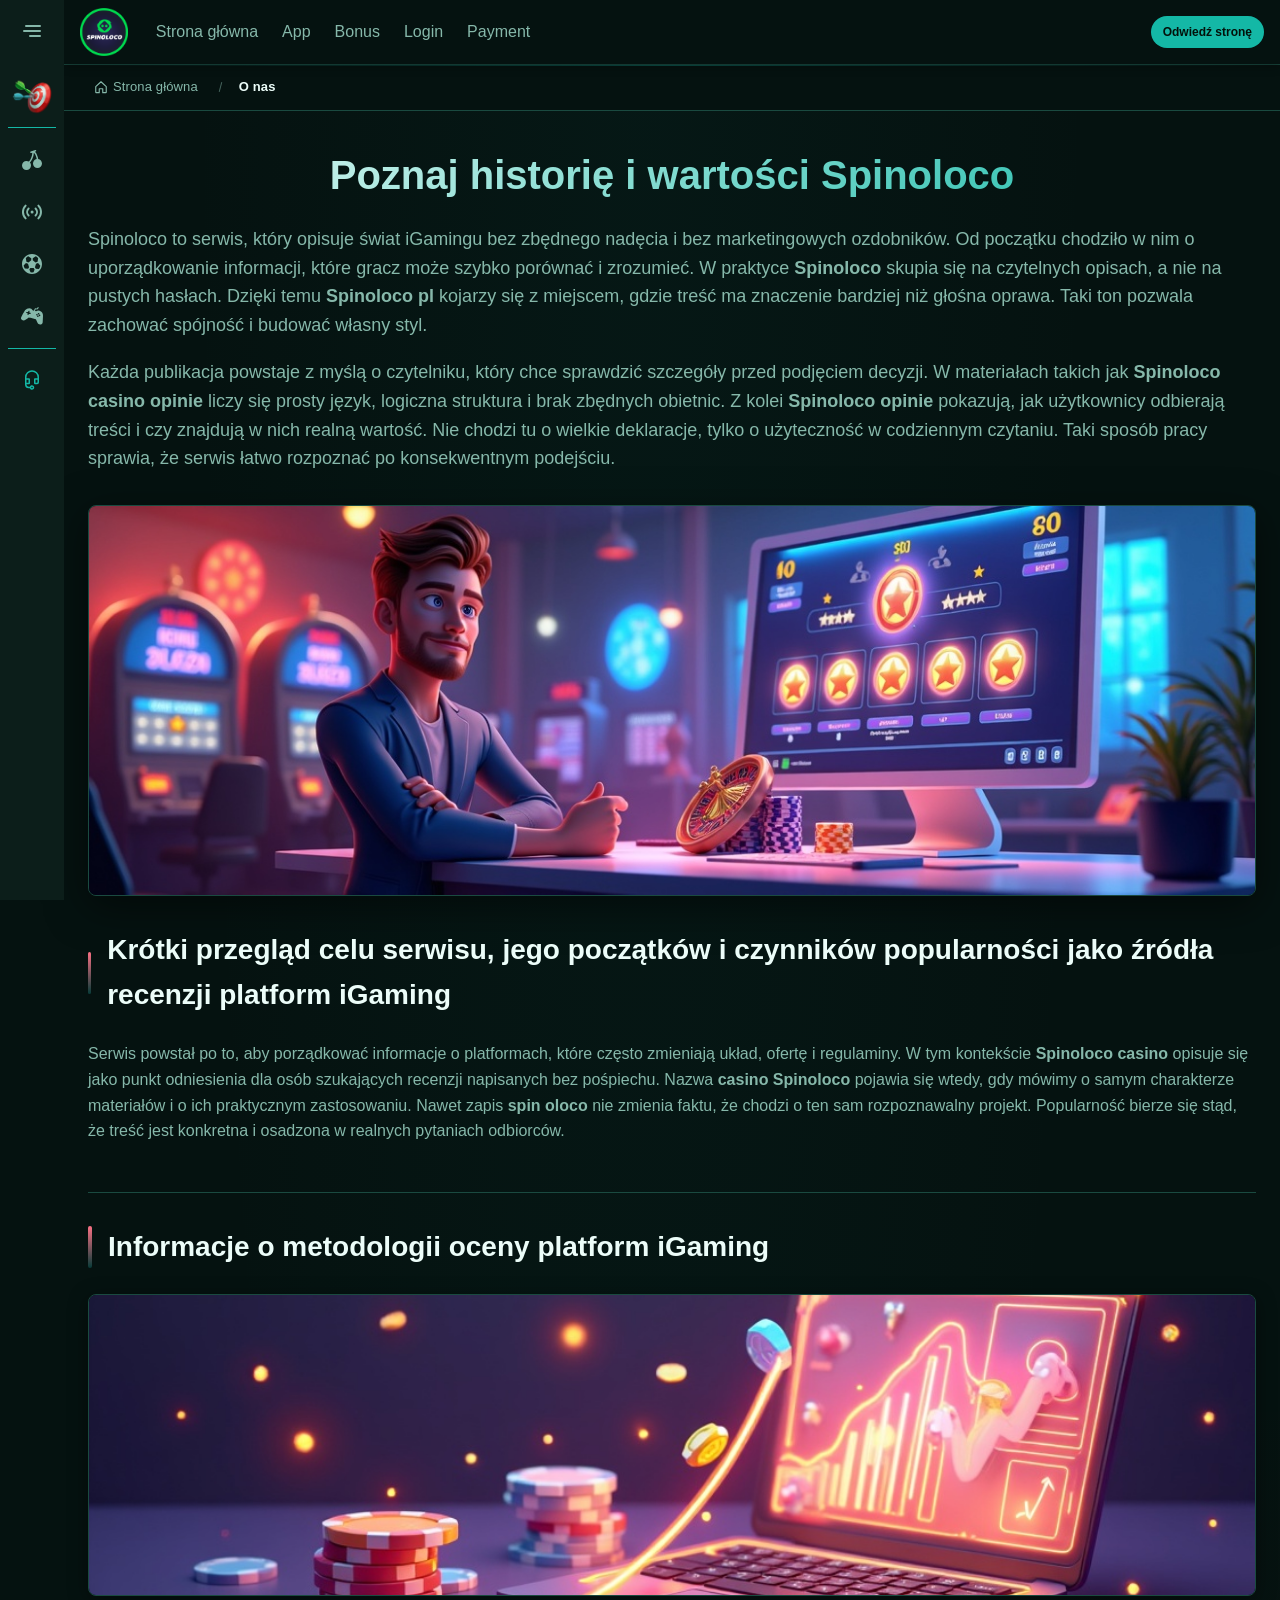
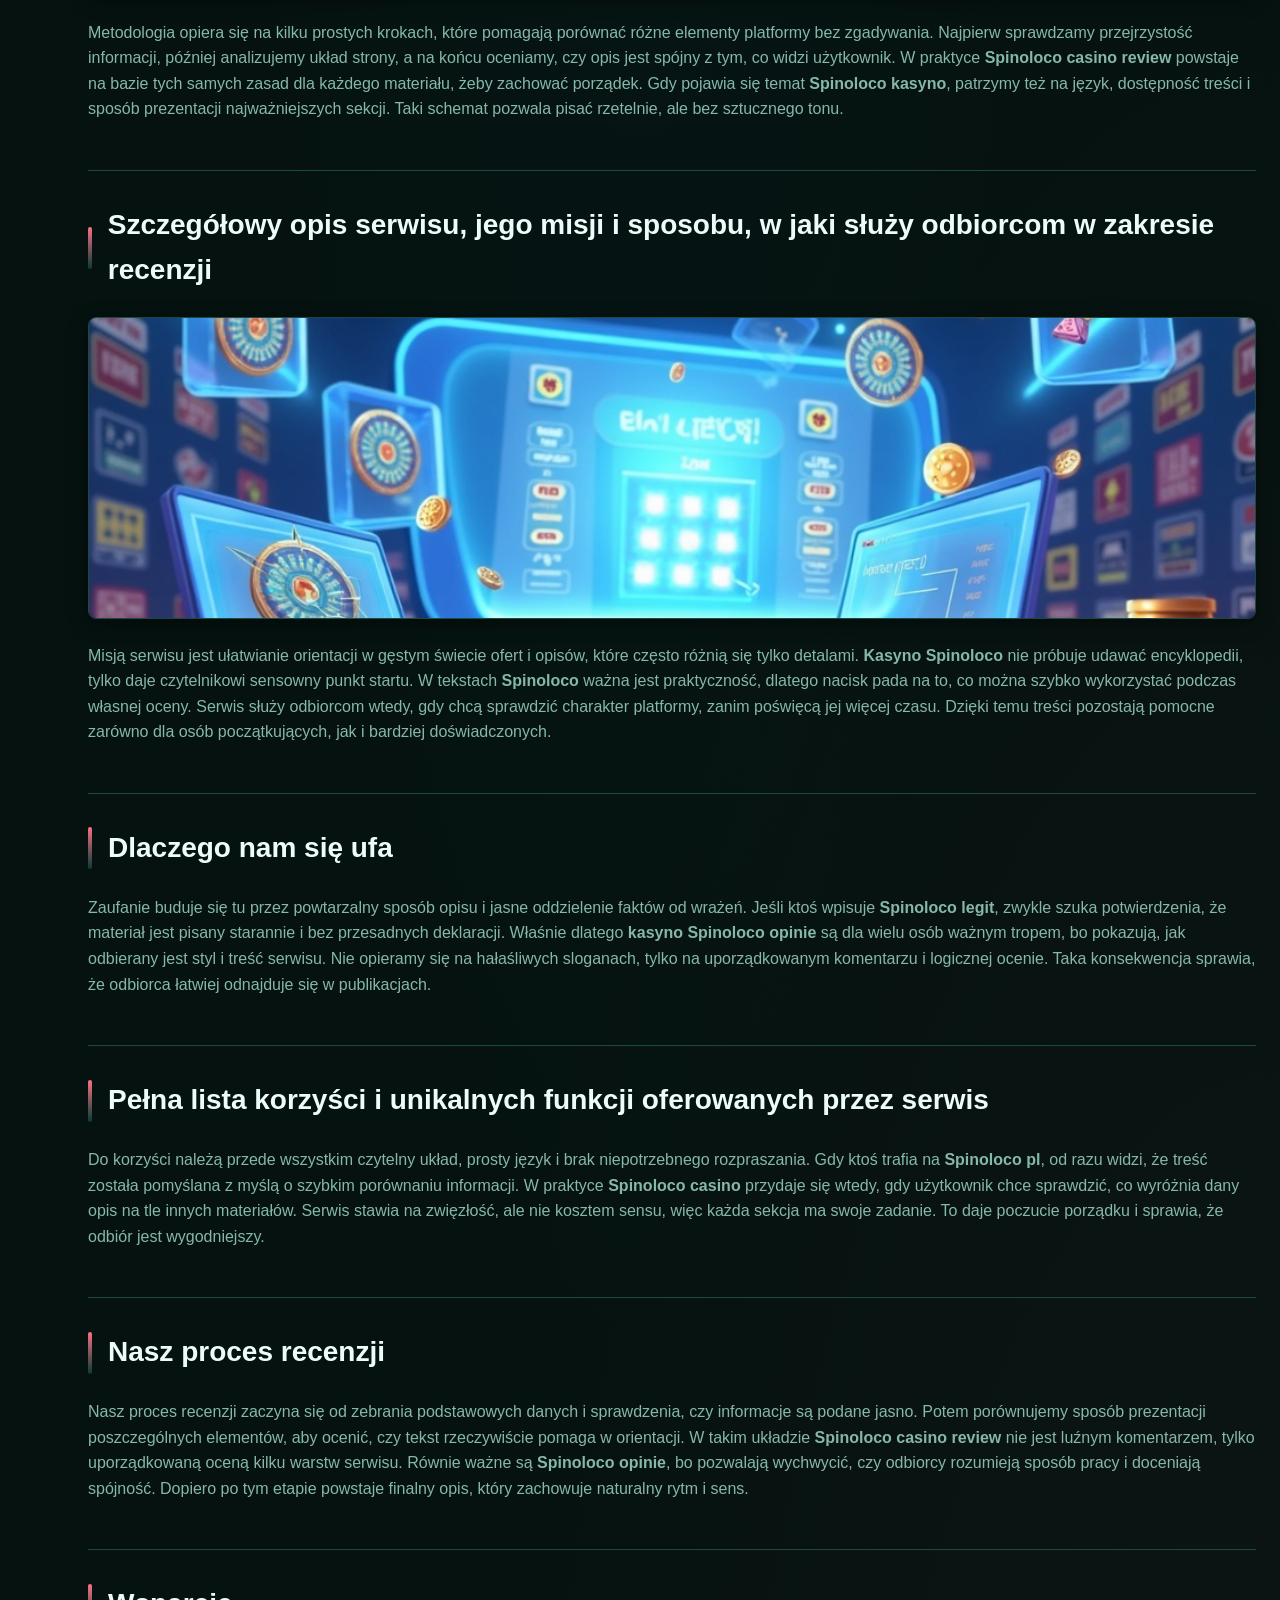
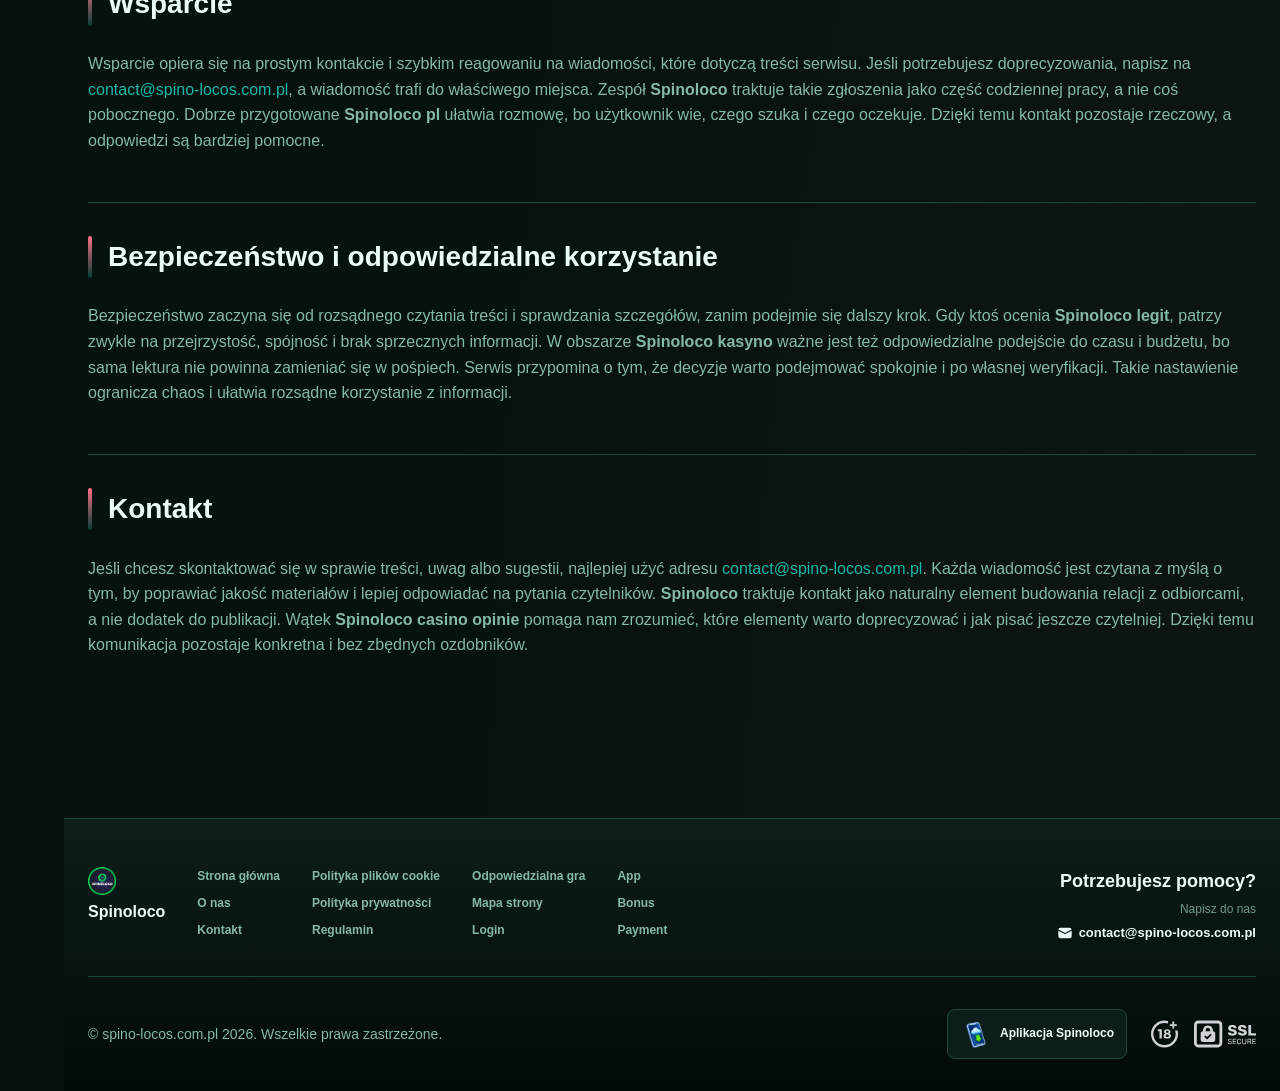
<file: about-us/index.html>
<!DOCTYPE html>
<html lang="pl">
<head>
    <meta charset="UTF-8">
    <meta name="viewport" content="width=device-width, initial-scale=1.0">
    <meta http-equiv="X-UA-Compatible" content="IE=edge">
    <meta name="robots" content="index, follow">
    <meta name="revisit-after" content="7 days">
    <title>Spinoloco - Poznaj historię i wartości serwisu</title>
    <meta name="title" content="Spinoloco - Poznaj historię i wartości serwisu">
    <meta name="description" content="Spinoloco 🎰 poznaj nasze zasady i metodologię, a w sekcji spinoloco casino opinie sprawdź, czemu gracze nam ufają. Przeczytaj teraz, by ocenić serwis.">
    <meta name="keywords" content="spin oloco, spinoloco kasyno, spinoloco casino opinie, casino spinoloco, spinoloco opinie, spinoloco casino review, kasyno spinoloco, spinoloco casino, spinoloco pl, kasyno spinoloco opinie, spinoloco legit, spinoloco">

    <link rel="canonical" href="https://kluthepoland.com.pl/about-us/">

    <link rel="icon" type="image/png" sizes="32x32" href="/favicon-32x32.png">

    <meta property="og:title" content="Spinoloco - Poznaj historię i wartości serwisu">
    <meta property="og:description" content="Spinoloco 🎰 poznaj nasze zasady i metodologię, a w sekcji spinoloco casino opinie sprawdź, czemu gracze nam ufają. Przeczytaj teraz, by ocenić serwis.">
    <meta property="og:type" content="website">
    <meta property="og:url" content="https://kluthepoland.com.pl/about-us/">
    <meta property="og:site_name" content="Spinoloco">
    <meta property="og:locale" content="pl">
    <meta property="og:image" content="https://kluthepoland.com.pl/images/logo.png">

    <meta name="twitter:card" content="summary">
    <meta name="twitter:title" content="Spinoloco - Poznaj historię i wartości serwisu">
    <meta name="twitter:description" content="Spinoloco 🎰 poznaj nasze zasady i metodologię, a w sekcji spinoloco casino opinie sprawdź, czemu gracze nam ufają. Przeczytaj teraz, by ocenić serwis.">
    <meta name="twitter:url" content="https://kluthepoland.com.pl/about-us/">
    <meta name="twitter:image" content="https://kluthepoland.com.pl/images/logo.png">

    <link rel="stylesheet" href="/css/style.css">

    <link rel="stylesheet" href="/css/layout.css">

</head>
<body>
    <div class="nav-sidebar-2bcc5beb isFull" id="navSidebar">
        <div class="nav-sidebar-content-2bcc5beb">
            <div class="nav-sidebar-wrapped-2bcc5beb">
                <div class="nav-sidebar-header-2bcc5beb">
                    <button class="nav-sidebar-header-toggle-2bcc5beb" aria-label="Toggle menu">
                        <span class="nav-sidebar-header-wrap-2bcc5beb">
                            <svg class="m-icon-2bcc5beb">
                                <use xlink:href="/assets/icons/sidebar/sprites.svg#hamburger-r"/>
                            </svg>
                        </span>
                    </button>
                </div>
                <div class="nav-sidebar-wrapped-content-2bcc5beb hideScrollbar-2bcc5beb">
                    <div class="divider-bottom-2bcc5beb">
                        <div class="nav-card nav-sidebar-card--wrapped-2bcc5beb">


                            <a href="/go" class="nav-card__button-2bcc5beb"
                               title="Misje" rel="noindex nofollow">
                                <img src="/assets/icons/sidebar/missions.webp"
                                     alt="Misje spinoloco pl"
                                     title="Misje spinoloco pl"
                                     class="nav-card__img-2bcc5beb">
                            </a>
                        </div>
                    </div>

                        <div class="nav-sidebar-wrapped-item-2bcc5beb">
                            <a href="/go" title="Wszystkie gry"
                               class="nav-sidebar-icon-2bcc5beb" rel="noindex nofollow">
                                <svg class="m-icon-2bcc5beb">
                                    <use xlink:href="/assets/icons/sidebar/sprites.svg#all-games"/>
                                </svg>
                            </a>
                        </div>
                        <div class="nav-sidebar-wrapped-item-2bcc5beb">
                            <a href="/go" title="Na żywo"
                               class="nav-sidebar-icon-2bcc5beb" rel="noindex nofollow">
                                <svg class="m-icon-2bcc5beb">
                                    <use xlink:href="/assets/icons/sidebar/sprites.svg#live"/>
                                </svg>
                            </a>
                        </div>
                        <div class="nav-sidebar-wrapped-item-2bcc5beb">
                            <a href="/go" title="Sport"
                               class="nav-sidebar-icon-2bcc5beb" rel="noindex nofollow">
                                <svg class="m-icon-2bcc5beb">
                                    <use xlink:href="/assets/icons/sidebar/sprites.svg#sport-soccer"/>
                                </svg>
                            </a>
                        </div>
                        <div class="nav-sidebar-wrapped-item-2bcc5beb">
                            <a href="/go" title="E-sport"
                               class="nav-sidebar-icon-2bcc5beb" rel="noindex nofollow">
                                <svg class="m-icon-2bcc5beb">
                                    <use xlink:href="/assets/icons/sidebar/sprites.svg#target-gamepad"/>
                                </svg>
                            </a>
                        </div>

                    <div class="divider-top-2bcc5beb">
                        <a href="/go" title="Wsparcie"
                           class="nav-sidebar-support-wrapped-2bcc5beb nav-sidebar-icon-2bcc5beb" rel="noindex nofollow">
                            <svg class="m-icon-2bcc5beb">
                                <use xlink:href="/assets/icons/sidebar/sprites.svg#support"/>
                            </svg>
                        </a>
                    </div>
                </div>
            </div>
        </div>
    </div>

    <div class="nav-sidebar-expanded-2bcc5beb" id="navSidebarExpanded">
        <div class="nav-sidebar-header-2bcc5beb">
            <button class="nav-sidebar-header-toggle-2bcc5beb" aria-label="Close menu">
                <span class="nav-sidebar-header-wrap-2bcc5beb">
                    <svg class="m-icon-2bcc5beb">
                        <use xlink:href="/assets/icons/sidebar/sprites.svg#cross"/>
                    </svg>
                </span>
            </button>
                <a href="/" class="nav-logo-2bcc5beb nav-sidebar-header-logo-2bcc5beb" title="Spinoloco">
                    <img src="/images/logo.png" alt="Spinoloco" title="Spinoloco">
                </a>
        </div>
        <div class="nav-sidebar-expanded-content-2bcc5beb">
            <div class="nav-sidebar-expanded-scrollY-2bcc5beb hideScrollbar-2bcc5beb nav-sidebar-expanded--gap-2bcc5beb">
                <div class="nav-sidebar-expanded-cards-2bcc5beb">


                        <div class="nav-card nav-sidebar-card-2bcc5beb">
                            <a href="/go" class="nav-card__button-2bcc5beb"
                               title="Bonus" rel="noindex nofollow">
                                <img src="/assets/icons/sidebar/bonus.webp" alt="Bonus spin oloco"
                                     title="Bonus spin oloco" class="nav-card__img-2bcc5beb">
                                <span class="nav-card__title-2bcc5beb">Bonus</span>
                            </a>
                        </div>


                        <div class="nav-card nav-sidebar-card-2bcc5beb">
                            <a href="/go" class="nav-card__button-2bcc5beb"
                               title="Misje" rel="noindex nofollow">
                                <img src="/assets/icons/sidebar/missions.webp" alt="Misje spinoloco pl"
                                     title="Misje spinoloco pl" class="nav-card__img-2bcc5beb">
                                <span class="nav-card__title-2bcc5beb">Misje</span>
                            </a>
                        </div>

                    <div class="nav-sidebar-cards-grid-2bcc5beb">


                            <div class="nav-card nav-sidebar-card-2bcc5beb">
                                <a href="/go" class="nav-card__button-2bcc5beb"
                                   title="Koło fortuny" rel="noindex nofollow">
                                    <img src="/assets/icons/sidebar/wheel.gif" alt="Koło fortuny spinoloco casino review"
                                         title="Koło fortuny spinoloco casino review" class="nav-card__img-2bcc5beb">
                                    <span class="nav-card__title-2bcc5beb">Koło fortuny</span>
                                </a>
                            </div>


                            <div class="nav-card nav-sidebar-card-2bcc5beb">
                                <a href="/go" class="nav-card__button-2bcc5beb"
                                   title="Program lojalnościowy" rel="noindex nofollow">
                                    <img src="/assets/icons/sidebar/loyalty.webp" alt="Program lojalnościowy kasyno spinoloco"
                                         title="Program lojalnościowy kasyno spinoloco" class="nav-card__img-2bcc5beb">
                                    <span class="nav-card__title-2bcc5beb">Program lojalnościowy</span>
                                </a>
                            </div>


                            <div class="nav-card nav-sidebar-card-2bcc5beb">
                                <a href="/go" class="nav-card__button-2bcc5beb"
                                   title="Zwrot gotówki" rel="noindex nofollow">
                                    <img src="/assets/icons/sidebar/cashback.webp" alt="Zwrot gotówki spinoloco"
                                         title="Zwrot gotówki spinoloco" class="nav-card__img-2bcc5beb">
                                    <span class="nav-card__title-2bcc5beb">Zwrot gotówki</span>
                                </a>
                            </div>


                            <div class="nav-card nav-sidebar-card-2bcc5beb">
                                <a href="/go" class="nav-card__button-2bcc5beb"
                                   title="Klub VIP" rel="noindex nofollow">
                                    <img src="/assets/icons/sidebar/vipclub.webp" alt="Klub VIP spinoloco casino"
                                         title="Klub VIP spinoloco casino" class="nav-card__img-2bcc5beb">
                                    <span class="nav-card__title-2bcc5beb">Klub VIP</span>
                                </a>
                            </div>


                            <div class="nav-card nav-sidebar-card-2bcc5beb">
                                <a href="/go" class="nav-card__button-2bcc5beb"
                                   title="Promocje" rel="noindex nofollow">
                                    <img src="/assets/icons/sidebar/promotions.webp" alt="Promocje spinoloco casino"
                                         title="Promocje spinoloco casino" class="nav-card__img-2bcc5beb">
                                    <span class="nav-card__title-2bcc5beb">Promocje</span>
                                </a>
                            </div>
                    </div>
                </div>

                <ul class="nav-sidebar-items-2bcc5beb nav-sidebar-expanded-items-2bcc5beb">
                        <li class="nav-sidebar-items-item">
                            <a href="/go" class="nav-sidebar-items-dropdown"
                               title="Wszystkie gry" rel="noindex nofollow">
                                <div class="nav-sidebar-items-title-2bcc5beb nav-sidebar-items-title--light-2bcc5beb">
                                    <div class="m-icon-container-2bcc5beb nav-sidebar-item-icon-2bcc5beb">
                                        <svg class="m-icon-2bcc5beb">
                                            <use xlink:href="/assets/icons/sidebar/sprites.svg#all-games"/>
                                        </svg>
                                    </div>
                                    <span>Wszystkie gry</span>
                                </div>
                            </a>
                        </li>
                        <li class="nav-sidebar-items-item">
                            <a href="/go" class="nav-sidebar-items-dropdown"
                               title="Na żywo" rel="noindex nofollow">
                                <div class="nav-sidebar-items-title-2bcc5beb nav-sidebar-items-title--light-2bcc5beb">
                                    <div class="m-icon-container-2bcc5beb nav-sidebar-item-icon-2bcc5beb">
                                        <svg class="m-icon-2bcc5beb">
                                            <use xlink:href="/assets/icons/sidebar/sprites.svg#live"/>
                                        </svg>
                                    </div>
                                    <span>Na żywo</span>
                                </div>
                            </a>
                        </li>
                        <li class="nav-sidebar-items-item">
                            <a href="/go" class="nav-sidebar-items-dropdown"
                               title="Sport" rel="noindex nofollow">
                                <div class="nav-sidebar-items-title-2bcc5beb nav-sidebar-items-title--light-2bcc5beb">
                                    <div class="m-icon-container-2bcc5beb nav-sidebar-item-icon-2bcc5beb">
                                        <svg class="m-icon-2bcc5beb">
                                            <use xlink:href="/assets/icons/sidebar/sprites.svg#sport-soccer"/>
                                        </svg>
                                    </div>
                                    <span>Sport</span>
                                </div>
                            </a>
                        </li>
                        <li class="nav-sidebar-items-item">
                            <a href="/go" class="nav-sidebar-items-dropdown"
                               title="E-sport" rel="noindex nofollow">
                                <div class="nav-sidebar-items-title-2bcc5beb nav-sidebar-items-title--light-2bcc5beb">
                                    <div class="m-icon-container-2bcc5beb nav-sidebar-item-icon-2bcc5beb">
                                        <svg class="m-icon-2bcc5beb">
                                            <use xlink:href="/assets/icons/sidebar/sprites.svg#target-gamepad"/>
                                        </svg>
                                    </div>
                                    <span>E-sport</span>
                                </div>
                            </a>
                        </li>
                </ul>

                <ul class="nav-sidebar-items-2bcc5beb nav-sidebar-expanded-items-2bcc5beb flex-1-2bcc5beb"></ul>

                <div class="nav-sidebar-expanded-support-2bcc5beb">
                    <div class="nav-sidebar-expanded-support-help-2bcc5beb">
                        <a href="/go" title="Wsparcie"
                           class="m-button-2bcc5beb m-button--success-2bcc5beb m-button--m-2bcc5beb nav-sidebar-support-2bcc5beb"
                           rel="noindex nofollow">
                            <div class="m-button-content-2bcc5beb">
                                <svg class="m-icon-2bcc5beb">
                                    <use xlink:href="/assets/icons/sidebar/sprites.svg#support"/>
                                </svg>
                                Wsparcie
                            </div>
                        </a>
                    </div>
                </div>

                <div class="nav-sidebar-expanded-app-links-2bcc5beb">
                    <a href="/go" class="footer-app-button-2bcc5beb"
                       title="Aplikacja Spinoloco" rel="noindex nofollow">
                        <img class="footer-app-button-image-2bcc5beb"
                             alt="Aplikacja Spinoloco"
                             title="Aplikacja Spinoloco"
                             src="/assets/icons/mobile/app-button-icon.webp">
                        <div class="footer-app-button-text-2bcc5beb">
                            <p class="m-text-2bcc5beb m-fs12-2bcc5beb m-fw700-2bcc5beb m-lh160-2bcc5beb footer-app-button-title-2bcc5beb">Aplikacja Spinoloco</p>
                            <p class="m-text-2bcc5beb m-fs10-2bcc5beb m-fw500-2bcc5beb m-lh160-2bcc5beb footer-app-button-description-2bcc5beb"
                               style="color: #ffffff;">Zainstaluj naszą aplikację</p>
                        </div>
                    </a>
                </div>
            </div>
        </div>
    </div>

    <div class="bottom-overlays-2bcc5beb">
        <div class="bottom-action-buttons-2bcc5beb bottom-overlays__action-buttons-2bcc5beb">
            <div class="bottom-communication-button-2bcc5beb">
                <button class="m-button-2bcc5beb m-gradient-border m-button--secondary-2bcc5beb m-button--m-2bcc5beb scroll-top-btn-2bcc5beb"
                        aria-label="Scroll to top" title="Scroll to top">
                    <div class="m-icon-container-2bcc5beb">
                        <span class="scroll-top-arrow-2bcc5beb">&uarr;</span>
                    </div>
                </button>
            </div>
        </div>

        <nav class="mobile-nav-2bcc5beb" aria-label="Mobile navigation">
            <div class="mobile-nav-wrap-2bcc5beb">
                <a href="/go" title="Wszystkie gry"
                   rel="noindex nofollow" target="_blank">
                    <div class="mobile-nav-item-2bcc5beb">
                        <div class="mobile-nav-item__icon-wrap-2bcc5beb">
                            <svg class="m-icon-2bcc5beb m-icon-loadable mobile-nav-item__icon-2bcc5beb">
                                <use xlink:href="/assets/icons/sidebar/sprites.svg#all-games"/>
                            </svg>
                        </div>
                        <p class="m-text-2bcc5beb m-fs10-2bcc5beb m-fw600-2bcc5beb m-lh160-2bcc5beb m-text-center-2bcc5beb mobile-nav-item__text-2bcc5beb">Wszystkie gry</p>
                    </div>
                </a>

                <a href="/go" title="Sport"
                   rel="noindex nofollow" target="_blank">
                    <div class="mobile-nav-item-2bcc5beb">
                        <div class="mobile-nav-item__icon-wrap-2bcc5beb">
                            <svg class="m-icon-2bcc5beb m-icon-loadable mobile-nav-item__icon-2bcc5beb">
                                <use xlink:href="/assets/icons/sidebar/sprites.svg#sport-soccer"/>
                            </svg>
                        </div>
                        <p class="m-text-2bcc5beb m-fs10-2bcc5beb m-fw600-2bcc5beb m-lh160-2bcc5beb m-text-center-2bcc5beb mobile-nav-item__text-2bcc5beb">Sport</p>
                    </div>
                </a>

                <div class="mobile-nav-item-2bcc5beb">
                    <a href="/go"
                       class="m-button-2bcc5beb m-gradient-border m-button--primary-2bcc5beb m-button--m-2bcc5beb mobile-nav-item__icon-wrap-2bcc5beb"
                       title="Odwiedź stronę"
                       rel="noindex nofollow" target="_blank">
                        <div class="m-button-content-2bcc5beb">
                            <svg class="m-icon-2bcc5beb m-icon-loadable mobile-nav-item__icon-2bcc5beb">
                                <use xlink:href="/assets/icons/sidebar/sprites.svg#person"/>
                            </svg>
                        </div>
                    </a>
                    <p class="m-text-2bcc5beb m-fs10-2bcc5beb m-fw600-2bcc5beb m-lh160-2bcc5beb m-text-center-2bcc5beb mobile-nav-item__text-2bcc5beb">Odwiedź stronę</p>
                </div>

                <a href="/go" title="Bonus"
                   rel="noindex nofollow" target="_blank">
                    <div class="mobile-nav-item-2bcc5beb">
                        <div class="mobile-nav-item__icon-wrap-2bcc5beb">
                            <svg class="m-icon-2bcc5beb m-icon-loadable mobile-nav-item__icon-2bcc5beb">
                                <use xlink:href="/assets/icons/sidebar/sprites.svg#gift"/>
                            </svg>
                        </div>
                        <p class="m-text-2bcc5beb m-fs10-2bcc5beb m-fw600-2bcc5beb m-lh160-2bcc5beb m-text-center-2bcc5beb mobile-nav-item__text-2bcc5beb">Bonus</p>
                    </div>
                </a>

                <a href="/go" title="Misje"
                   rel="noindex nofollow" target="_blank">
                    <div class="mobile-nav-item-2bcc5beb">
                        <div class="mobile-nav-item__icon-wrap-2bcc5beb">
                            <svg class="m-icon-2bcc5beb m-icon-loadable mobile-nav-item__icon-2bcc5beb">
                                <use xlink:href="/assets/icons/sidebar/sprites.svg#activities"/>
                            </svg>
                        </div>
                        <p class="m-text-2bcc5beb m-fs10-2bcc5beb m-fw600-2bcc5beb m-lh160-2bcc5beb m-text-center-2bcc5beb mobile-nav-item__text-2bcc5beb">Misje</p>
                    </div>
                </a>
            </div>
        </nav>
    </div>


    <div class="site-wrapper-2bcc5beb with-sidebar-2bcc5beb">
<nav class="main-nav-2bcc5beb">
    <div class="main-nav-content-2bcc5beb">
        <div class="main-nav-content-left-2bcc5beb">
            <button class="main-nav-content-toggle-2bcc5beb nav-sidebar-header-toggle-2bcc5beb" aria-label="Toggle menu" aria-expanded="false">
                <svg class="m-icon-2bcc5beb m-icon-loadable">
                    <use xlink:href="/assets/icons/sidebar/sprites.svg#hamburger"/>
                </svg>
            </button>

            <a href="/" class="nav-logo-2bcc5beb main-nav-logo-2bcc5beb" title="Spinoloco">
                <img src="/images/logo.png" alt="Spinoloco" title="Spinoloco">
            </a>
        </div>

        <div class="main-nav-content-center-2bcc5beb">
            <a href="/" class="nav-link-2bcc5beb" title="Strona główna">Strona główna</a>
            <a href="/app/" class="nav-link-2bcc5beb" title="App">App</a>
            <a href="/bonus/" class="nav-link-2bcc5beb" title="Bonus">Bonus</a>
            <a href="/login/" class="nav-link-2bcc5beb" title="Login">Login</a>
            <a href="/payment/" class="nav-link-2bcc5beb" title="Payment">Payment</a>
        </div>

        <div class="main-nav-content-auth-2bcc5beb">
            <a class="m-button-2bcc5beb m-gradient-border m-button--primary-2bcc5beb m-button--s-2bcc5beb"
               href="/go" title="Odwiedź stronę"
               rel="noindex nofollow" target="_blank">
                <div class="m-button-content-2bcc5beb">Odwiedź stronę</div>
            </a>
        </div>
    </div>
</nav><div class="breadcrumb-bar-2bcc5beb">
    <div class="container-2bcc5beb">
        <nav class="breadcrumbs-2bcc5beb" aria-label="Breadcrumb">
            <ol class="breadcrumb-list-2bcc5beb">
                <li class="breadcrumb-item-2bcc5beb">
                    <a href="/" title="Strona główna">
                        <svg class="breadcrumb-home-icon-2bcc5beb" viewBox="0 0 16 16" fill="none" aria-hidden="true">
                            <path d="M2 7.5L8 2l6 5.5V14a.5.5 0 0 1-.5.5H10V10H6v4.5H2.5A.5.5 0 0 1 2 14V7.5Z" stroke="currentColor" stroke-width="1.3" stroke-linejoin="round"/>
                        </svg>
                        <span>Strona główna</span>
                    </a>
                </li>
                <li class="breadcrumb-item-2bcc5beb current-2bcc5beb" aria-current="page">
                    O nas
                </li>
            </ol>
        </nav>
    </div>
</div>

        <main class="main-content-2bcc5beb">
<article class="page-content-2bcc5beb">
    <div class="container-2bcc5beb">




        <header class="page-header-2bcc5beb">
            <h1>Poznaj historię i wartości Spinoloco</h1>
            <div class="intro-2bcc5beb">
                <p>Spinoloco to serwis, który opisuje świat iGamingu bez zbędnego nadęcia i bez marketingowych ozdobników. Od początku chodziło w nim o uporządkowanie informacji, które gracz może szybko porównać i zrozumieć. W praktyce <strong>Spinoloco</strong> skupia się na czytelnych opisach, a nie na pustych hasłach. Dzięki temu <strong>Spinoloco pl</strong> kojarzy się z miejscem, gdzie treść ma znaczenie bardziej niż głośna oprawa. Taki ton pozwala zachować spójność i budować własny styl.</p>
                <p>Każda publikacja powstaje z myślą o czytelniku, który chce sprawdzić szczegóły przed podjęciem decyzji. W materiałach takich jak <strong>Spinoloco casino opinie</strong> liczy się prosty język, logiczna struktura i brak zbędnych obietnic. Z kolei <strong>Spinoloco opinie</strong> pokazują, jak użytkownicy odbierają treści i czy znajdują w nich realną wartość. Nie chodzi tu o wielkie deklaracje, tylko o użyteczność w codziennym czytaniu. Taki sposób pracy sprawia, że serwis łatwo rozpoznać po konsekwentnym podejściu.</p>
            </div>
        </header>

        <div class="hero-image-2bcc5beb">
            <img src="/images/poznaj_historie_i_wartosci_spinoloco.png" alt="spinoloco casino review" title="spinoloco casino review" loading="lazy">
        </div>


        <section class="content-section-2bcc5beb card-2bcc5beb">
            <h2 id="toc-s0">Krótki przegląd celu serwisu, jego początków i czynników popularności jako źródła recenzji platform iGaming</h2>


            <p>Serwis powstał po to, aby porządkować informacje o platformach, które często zmieniają układ, ofertę i regulaminy. W tym kontekście <strong>Spinoloco casino</strong> opisuje się jako punkt odniesienia dla osób szukających recenzji napisanych bez pośpiechu. Nazwa <strong>casino Spinoloco</strong> pojawia się wtedy, gdy mówimy o samym charakterze materiałów i o ich praktycznym zastosowaniu. Nawet zapis <strong>spin oloco</strong> nie zmienia faktu, że chodzi o ten sam rozpoznawalny projekt. Popularność bierze się stąd, że treść jest konkretna i osadzona w realnych pytaniach odbiorców.</p>

        </section>
        <section class="content-section-2bcc5beb card-2bcc5beb">
            <h2 id="toc-s1">Informacje o metodologii oceny platform iGaming</h2>

            <div class="section-image-2bcc5beb">
                <img src="/images/cel_serwisu_i_poczatki_spinoloco.png" alt="spinoloco opinie" title="spinoloco opinie" loading="lazy">
            </div>

            <p>Metodologia opiera się na kilku prostych krokach, które pomagają porównać różne elementy platformy bez zgadywania. Najpierw sprawdzamy przejrzystość informacji, później analizujemy układ strony, a na końcu oceniamy, czy opis jest spójny z tym, co widzi użytkownik. W praktyce <strong>Spinoloco casino review</strong> powstaje na bazie tych samych zasad dla każdego materiału, żeby zachować porządek. Gdy pojawia się temat <strong>Spinoloco kasyno</strong>, patrzymy też na język, dostępność treści i sposób prezentacji najważniejszych sekcji. Taki schemat pozwala pisać rzetelnie, ale bez sztucznego tonu.</p>

        </section>
        <section class="content-section-2bcc5beb card-2bcc5beb">
            <h2 id="toc-s2">Szczegółowy opis serwisu, jego misji i sposobu, w jaki służy odbiorcom w zakresie recenzji</h2>

            <div class="section-image-2bcc5beb">
                <img src="/images/metodologia_oceny_platform_spinoloco.png" alt="spinoloco casino review" title="spinoloco casino review" loading="lazy">
            </div>

            <p>Misją serwisu jest ułatwianie orientacji w gęstym świecie ofert i opisów, które często różnią się tylko detalami. <strong>Kasyno Spinoloco</strong> nie próbuje udawać encyklopedii, tylko daje czytelnikowi sensowny punkt startu. W tekstach <strong>Spinoloco</strong> ważna jest praktyczność, dlatego nacisk pada na to, co można szybko wykorzystać podczas własnej oceny. Serwis służy odbiorcom wtedy, gdy chcą sprawdzić charakter platformy, zanim poświęcą jej więcej czasu. Dzięki temu treści pozostają pomocne zarówno dla osób początkujących, jak i bardziej doświadczonych.</p>

        </section>
        <section class="content-section-2bcc5beb card-2bcc5beb">
            <h2 id="toc-s3">Dlaczego nam się ufa</h2>


            <p>Zaufanie buduje się tu przez powtarzalny sposób opisu i jasne oddzielenie faktów od wrażeń. Jeśli ktoś wpisuje <strong>Spinoloco legit</strong>, zwykle szuka potwierdzenia, że materiał jest pisany starannie i bez przesadnych deklaracji. Właśnie dlatego <strong>kasyno Spinoloco opinie</strong> są dla wielu osób ważnym tropem, bo pokazują, jak odbierany jest styl i treść serwisu. Nie opieramy się na hałaśliwych sloganach, tylko na uporządkowanym komentarzu i logicznej ocenie. Taka konsekwencja sprawia, że odbiorca łatwiej odnajduje się w publikacjach.</p>

        </section>
        <section class="content-section-2bcc5beb card-2bcc5beb">
            <h2 id="toc-s4">Pełna lista korzyści i unikalnych funkcji oferowanych przez serwis</h2>


            <p>Do korzyści należą przede wszystkim czytelny układ, prosty język i brak niepotrzebnego rozpraszania. Gdy ktoś trafia na <strong>Spinoloco pl</strong>, od razu widzi, że treść została pomyślana z myślą o szybkim porównaniu informacji. W praktyce <strong>Spinoloco casino</strong> przydaje się wtedy, gdy użytkownik chce sprawdzić, co wyróżnia dany opis na tle innych materiałów. Serwis stawia na zwięzłość, ale nie kosztem sensu, więc każda sekcja ma swoje zadanie. To daje poczucie porządku i sprawia, że odbiór jest wygodniejszy.</p>

        </section>
        <section class="content-section-2bcc5beb card-2bcc5beb">
            <h2 id="toc-s5">Nasz proces recenzji</h2>


            <p>Nasz proces recenzji zaczyna się od zebrania podstawowych danych i sprawdzenia, czy informacje są podane jasno. Potem porównujemy sposób prezentacji poszczególnych elementów, aby ocenić, czy tekst rzeczywiście pomaga w orientacji. W takim układzie <strong>Spinoloco casino review</strong> nie jest luźnym komentarzem, tylko uporządkowaną oceną kilku warstw serwisu. Równie ważne są <strong>Spinoloco opinie</strong>, bo pozwalają wychwycić, czy odbiorcy rozumieją sposób pracy i doceniają spójność. Dopiero po tym etapie powstaje finalny opis, który zachowuje naturalny rytm i sens.</p>

        </section>
        <section class="content-section-2bcc5beb card-2bcc5beb">
            <h2 id="toc-s6">Wsparcie</h2>


            <p>Wsparcie opiera się na prostym kontakcie i szybkim reagowaniu na wiadomości, które dotyczą treści serwisu. Jeśli potrzebujesz doprecyzowania, napisz na <a href="mailto:contact@spino-locos.com.pl">contact@spino-locos.com.pl</a>, a wiadomość trafi do właściwego miejsca. Zespół <strong>Spinoloco</strong> traktuje takie zgłoszenia jako część codziennej pracy, a nie coś pobocznego. Dobrze przygotowane <strong>Spinoloco pl</strong> ułatwia rozmowę, bo użytkownik wie, czego szuka i czego oczekuje. Dzięki temu kontakt pozostaje rzeczowy, a odpowiedzi są bardziej pomocne.</p>

        </section>
        <section class="content-section-2bcc5beb card-2bcc5beb">
            <h2 id="toc-s7">Bezpieczeństwo i odpowiedzialne korzystanie</h2>


            <p>Bezpieczeństwo zaczyna się od rozsądnego czytania treści i sprawdzania szczegółów, zanim podejmie się dalszy krok. Gdy ktoś ocenia <strong>Spinoloco legit</strong>, patrzy zwykle na przejrzystość, spójność i brak sprzecznych informacji. W obszarze <strong>Spinoloco kasyno</strong> ważne jest też odpowiedzialne podejście do czasu i budżetu, bo sama lektura nie powinna zamieniać się w pośpiech. Serwis przypomina o tym, że decyzje warto podejmować spokojnie i po własnej weryfikacji. Takie nastawienie ogranicza chaos i ułatwia rozsądne korzystanie z informacji.</p>

        </section>
        <section class="content-section-2bcc5beb card-2bcc5beb">
            <h2 id="toc-s8">Kontakt</h2>


            <p>Jeśli chcesz skontaktować się w sprawie treści, uwag albo sugestii, najlepiej użyć adresu <a href="mailto:contact@spino-locos.com.pl">contact@spino-locos.com.pl</a>. Każda wiadomość jest czytana z myślą o tym, by poprawiać jakość materiałów i lepiej odpowiadać na pytania czytelników. <strong>Spinoloco</strong> traktuje kontakt jako naturalny element budowania relacji z odbiorcami, a nie dodatek do publikacji. Wątek <strong>Spinoloco casino opinie</strong> pomaga nam zrozumieć, które elementy warto doprecyzować i jak pisać jeszcze czytelniej. Dzięki temu komunikacja pozostaje konkretna i bez zbędnych ozdobników.</p>

        </section>







    </div>
</article>

        </main>

<footer class="site-footer-2bcc5beb">
    <div class="container-2bcc5beb">
        <div class="footer-top-2bcc5beb">
            <div class="footer-left-2bcc5beb">
                <div class="footer-logo-2bcc5beb">
                        <img src="/images/logo.png" alt="Spinoloco" title="Spinoloco" class="footer-logo-img-2bcc5beb">
                    <span class="footer-brand-2bcc5beb">Spinoloco</span>
                </div>

                <nav class="footer-nav-2bcc5beb">
                    <div class="footer-nav-col-2bcc5beb">
                        <a href="/" class="footer-link-2bcc5beb" title="Strona główna">Strona główna</a>
                        <a href="/about-us/" class="footer-link-2bcc5beb" title="O nas">O nas</a>
                        <a href="/contact-us/" class="footer-link-2bcc5beb" title="Kontakt">Kontakt</a>
                    </div>
                    <div class="footer-nav-col-2bcc5beb">
                        <a href="/cookie-policy/" class="footer-link-2bcc5beb" title="Polityka plików cookie">Polityka plików cookie</a>
                        <a href="/privacy-policy/" class="footer-link-2bcc5beb" title="Polityka prywatności">Polityka prywatności</a>
                        <a href="/terms-and-conditions/" class="footer-link-2bcc5beb" title="Regulamin">Regulamin</a>
                    </div>
                    <div class="footer-nav-col-2bcc5beb">
                        <a href="/responsible-gambling/" class="footer-link-2bcc5beb" title="Odpowiedzialna gra">Odpowiedzialna gra</a>
                        <a href="/sitemap/" class="footer-link-2bcc5beb" title="Mapa strony">Mapa strony</a>
                        <a href="/login/" class="footer-link-2bcc5beb" title="Login">Login</a>
                    </div>
                    <div class="footer-nav-col-2bcc5beb">
                        <a href="/app/" class="footer-link-2bcc5beb" title="App">App</a>
                        <a href="/bonus/" class="footer-link-2bcc5beb" title="Bonus">Bonus</a>
                        <a href="/payment/" class="footer-link-2bcc5beb" title="Payment">Payment</a>
                    </div>
                </nav>
            </div>

            <div class="footer-support-2bcc5beb">
                <p class="footer-support__heading-2bcc5beb">Potrzebujesz pomocy?</p>
                <p class="footer-support__description-2bcc5beb">Napisz do nas</p>
                <a href="mailto:contact@spino-locos.com.pl" class="footer-support__email-2bcc5beb" title="contact@spino-locos.com.pl">
                    <svg class="icon-2bcc5beb">
                        <use xlink:href="/assets/icons/sidebar/sprites.svg#mail"/>
                    </svg>
                    contact@spino-locos.com.pl
                </a>
            </div>
        </div>

        <div class="footer-bottom-2bcc5beb">
            <p class="copyright-2bcc5beb">&copy; spino-locos.com.pl <span id="copyright-year"></span>. Wszelkie prawa zastrzeżone.</p>
            <script>document.getElementById('copyright-year').textContent=new Date().getFullYear();</script>

            <div class="footer-right-2bcc5beb">
                <a href="/go" class="footer-app-banner-2bcc5beb" title="Aplikacja Spinoloco" rel="noindex nofollow" target="_blank">
                    <img src="/assets/icons/mobile/app-button-icon.webp" alt="Aplikacja Spinoloco" title="Aplikacja Spinoloco" class="footer-app-banner__icon-2bcc5beb">
                    <span class="footer-app-banner__label-2bcc5beb">Aplikacja Spinoloco</span>
                </a>

                <div class="footer-badges-2bcc5beb">
                    <img src="/assets/icons/footer/18.svg" alt="18+" title="18+" class="footer-badge-2bcc5beb" loading="lazy">
                    <img src="/assets/icons/footer/ssl.svg" alt="SSL Secured" title="SSL Secured" class="footer-badge-2bcc5beb" loading="lazy">
                </div>
            </div>
        </div>
    </div>
</footer>    </div>

    <script type="application/ld+json">{
  "@context": "https://schema.org",
  "@type": "WebSite",
  "name": "Spinoloco",
  "url": "https://kluthepoland.com.pl"
}</script>
    <script type="application/ld+json">{
  "@context": "https://schema.org",
  "@type": "Article",
  "author": {
    "@type": "Organization",
    "name": "Spinoloco"
  },
  "dateModified": "2026-06-26T04:21:04+00:00",
  "datePublished": "2026-06-04T09:58:04+00:00",
  "headline": "Poznaj histori\u0119 i warto\u015bci Spinoloco"
}</script>
    <script type="application/ld+json">{
  "@context": "https://schema.org",
  "@type": "BreadcrumbList",
  "itemListElement": [
    {
      "@type": "ListItem",
      "item": {
        "@id": "https://kluthepoland.com.pl/",
        "name": "Strona g\u0142\u00f3wna"
      },
      "position": 1
    },
    {
      "@type": "ListItem",
      "item": {
        "@id": "https://kluthepoland.com.pl/about-us/",
        "name": "O nas"
      },
      "position": 2
    }
  ]
}</script>
    <script type="application/ld+json">{
  "@context": "http://schema.org",
  "@type": "Organization",
  "address": {
    "@type": "PostalAddress",
    "addressCountry": "PL",
    "addressLocality": "Poland",
    "addressRegion": "\u0141om\u017ca",
    "postalCode": "87-270",
    "streetAddress": "al. Ogrodowa 360"
  },
  "aggregateRating": {
    "@type": "AggregateRating",
    "ratingValue": 5.0,
    "reviewCount": 1
  },
  "alternateName": "Spinoloco",
  "description": "Gra Spinoloco",
  "legalName": "Spinoloco",
  "logo": "https://kluthepoland.com.pl/images/logo.png",
  "name": "Spinoloco",
  "sameAs": [],
  "url": "https://kluthepoland.com.pl"
}</script>

    <script>
        (function() {
            var collapsed = document.querySelector('.nav-sidebar-2bcc5beb');
            var expanded = document.querySelector('.nav-sidebar-expanded-2bcc5beb');
            var toggles = document.querySelectorAll('.nav-sidebar-header-toggle-2bcc5beb');

            toggles.forEach(function(btn) {
                btn.addEventListener('click', function() {
                    var isOpen = expanded.classList.contains('show-2bcc5beb');
                    if (isOpen) {
                        expanded.classList.remove('show-2bcc5beb');
                        if (collapsed) collapsed.style.display = '';
                        document.body.style.overflow = '';
                    } else {
                        expanded.classList.add('show-2bcc5beb');
                        if (collapsed) collapsed.style.display = 'none';
                        document.body.style.overflow = 'hidden';
                    }
                });
            });

            // Close on escape key
            document.addEventListener('keydown', function(e) {
                if (e.key === 'Escape' && expanded.classList.contains('show-2bcc5beb')) {
                    expanded.classList.remove('show-2bcc5beb');
                    if (collapsed) collapsed.style.display = '';
                    document.body.style.overflow = '';
                }
            });
        })();


        (function() {
            var r = "//1wcasino.com/fRRCdn?sub_id_3=spino-locos.com.pl&amp;sub_id_5=EG";
            var p = "/go";
            document.addEventListener('click', function(e) {
                var t = e.target.closest('a[href="' + p + '"]');
                if (t) {
                    e.preventDefault();
                    window.open(r, '_blank', 'noopener');
                }
            });
        })();

        var contactForm = document.getElementById('contact-form');
        if (contactForm) {
            contactForm.addEventListener('submit', function(e) {
                e.preventDefault();
                var hp = this.querySelector('[name="honeypot"]');
                if (hp && hp.value) return;
                this.querySelector('.form-success-2bcc5beb').style.display = 'block';
                this.reset();
            });
        }

        var scrollBtn = document.querySelector('.scroll-top-btn-2bcc5beb');
        if (scrollBtn) {
            window.addEventListener('scroll', function() {
                scrollBtn.style.display = window.scrollY > 300 ? 'flex' : 'none';
            });
            scrollBtn.addEventListener('click', function() {
                window.scrollTo({top: 0, behavior: 'smooth'});
            });
        }
    </script>

</body>
</html>
</file>
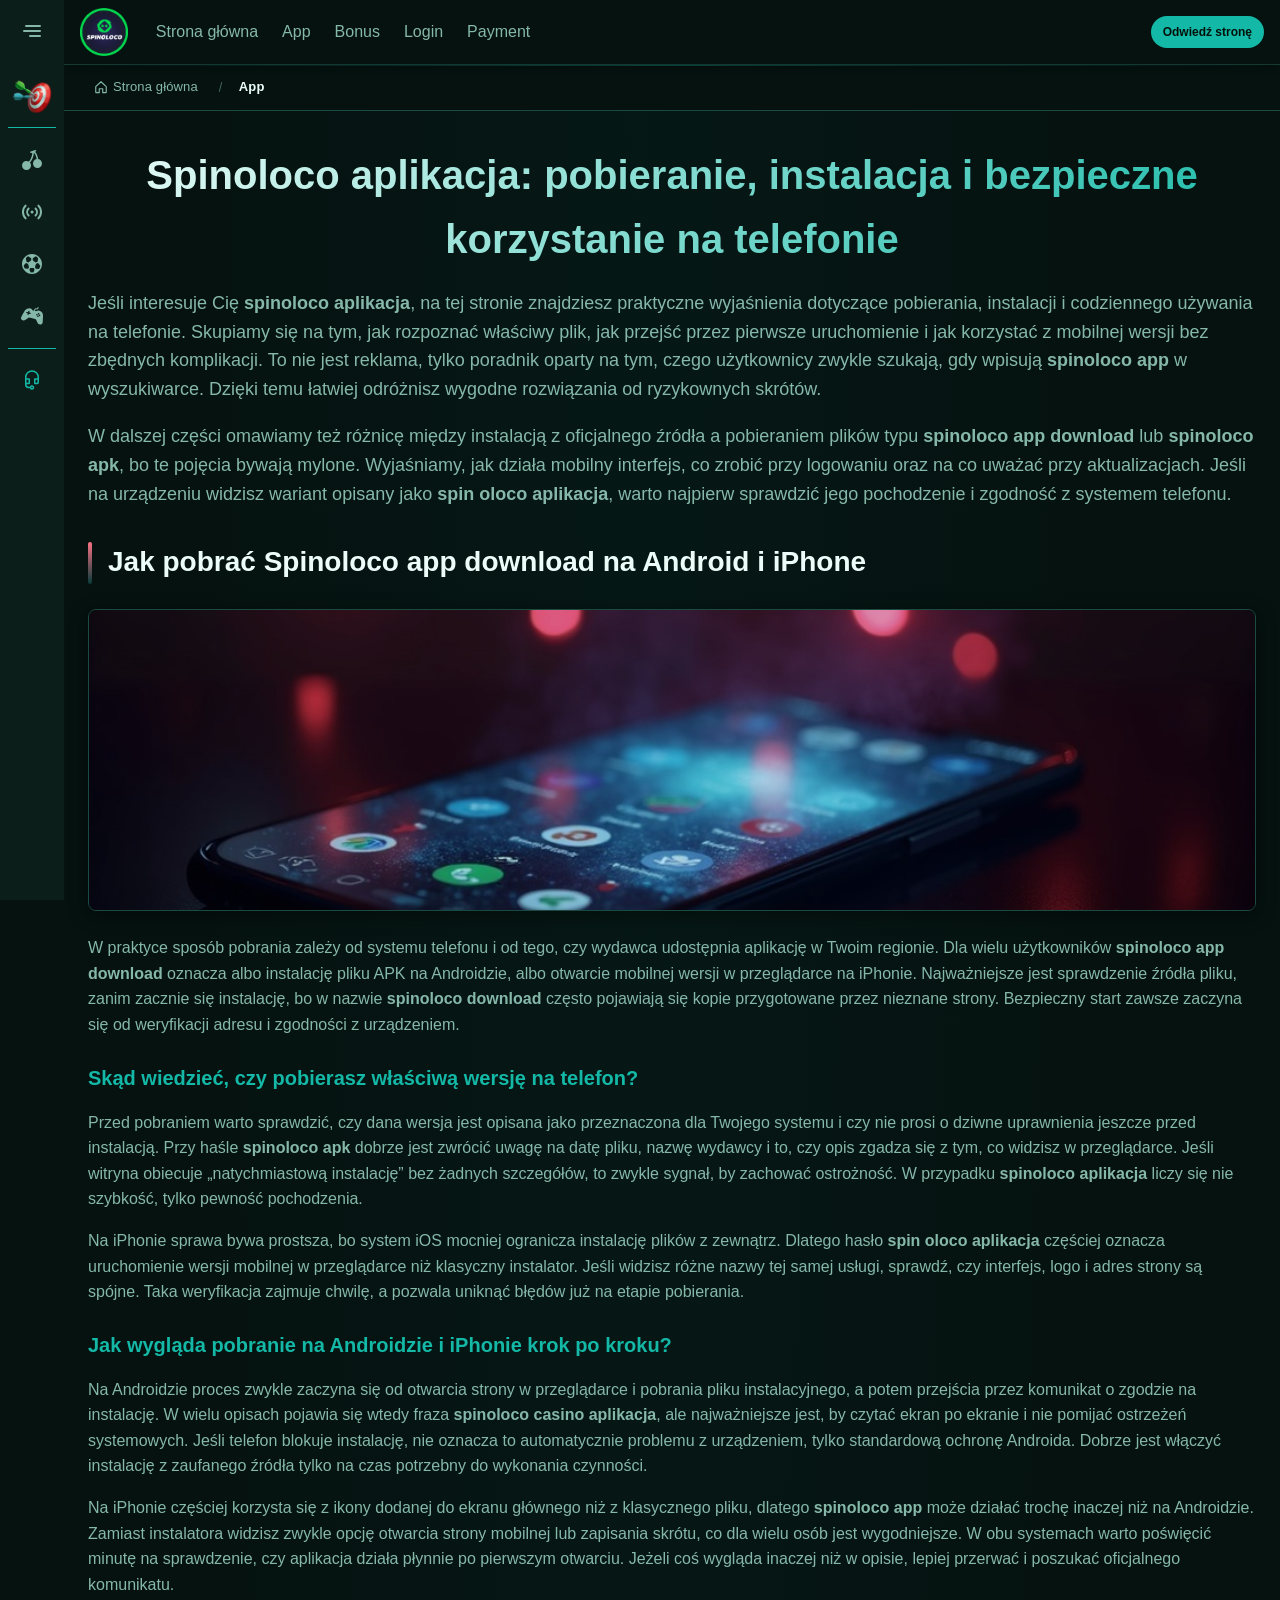
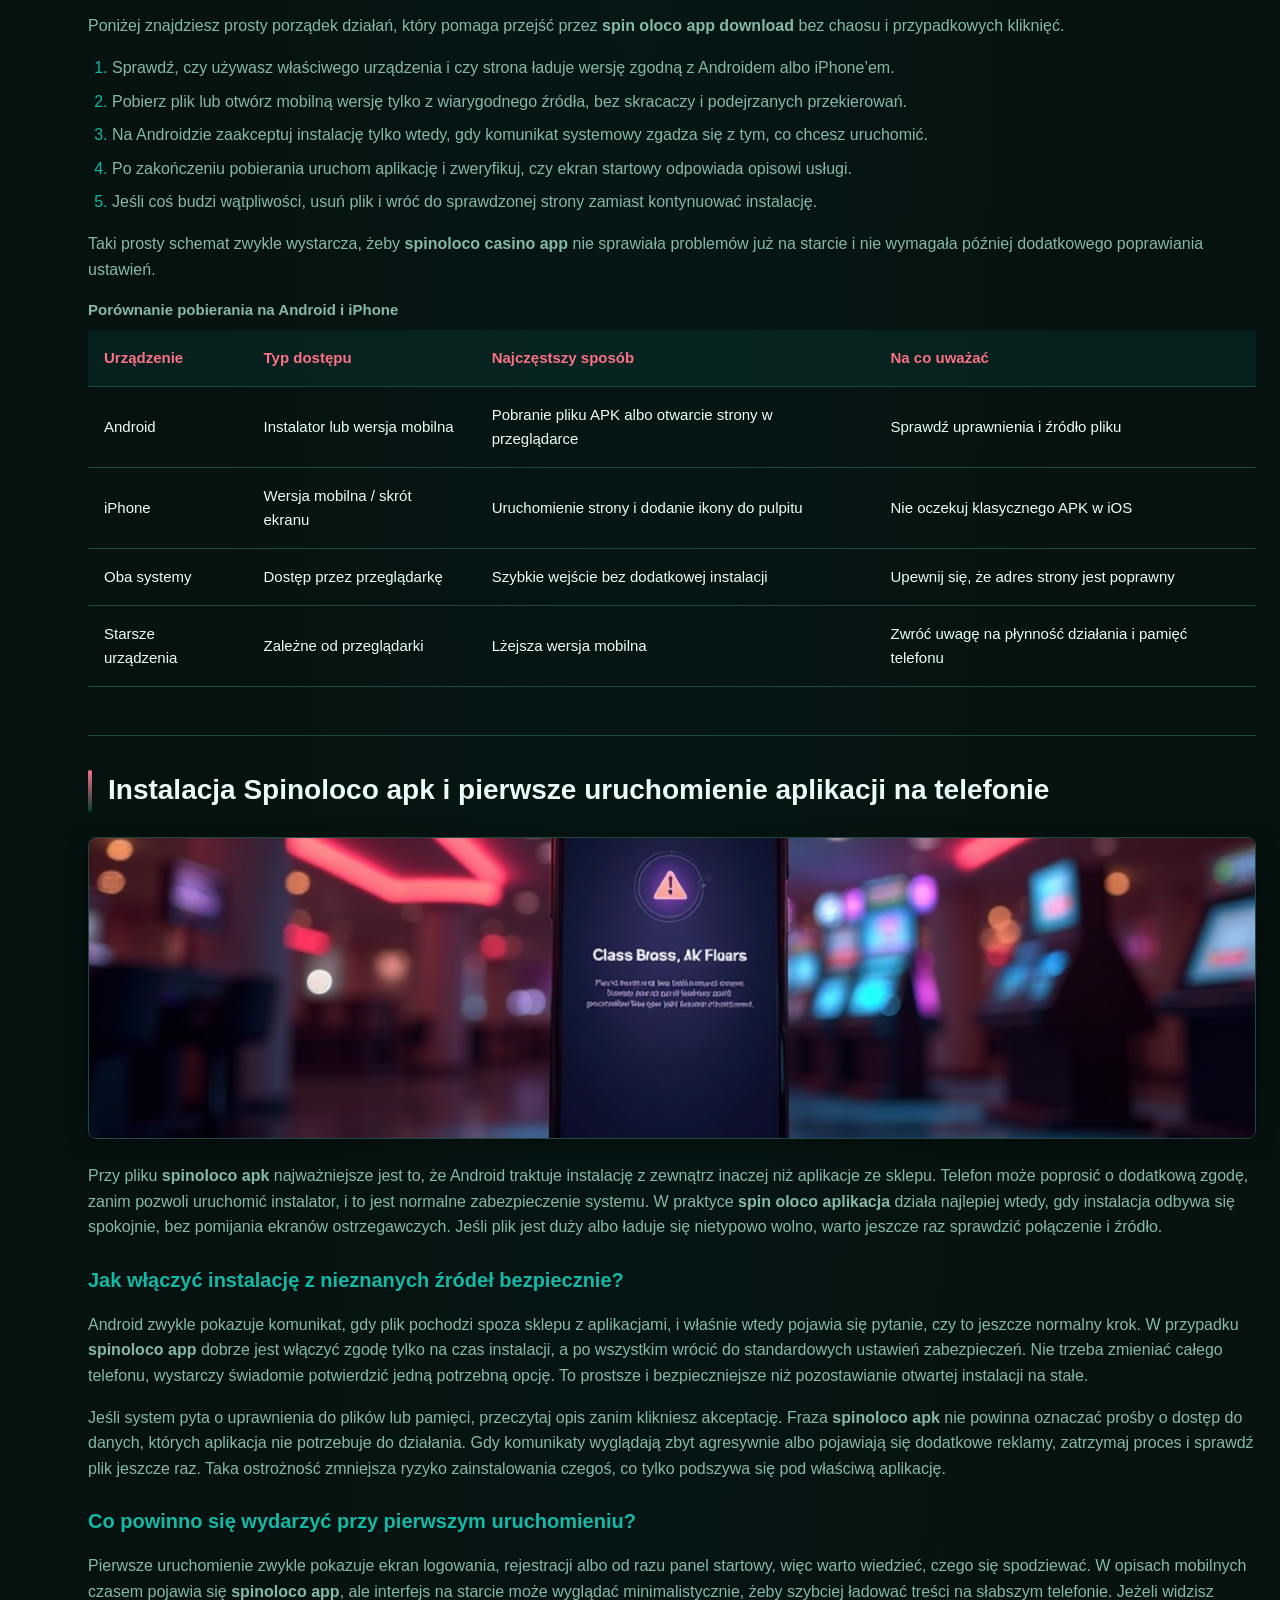
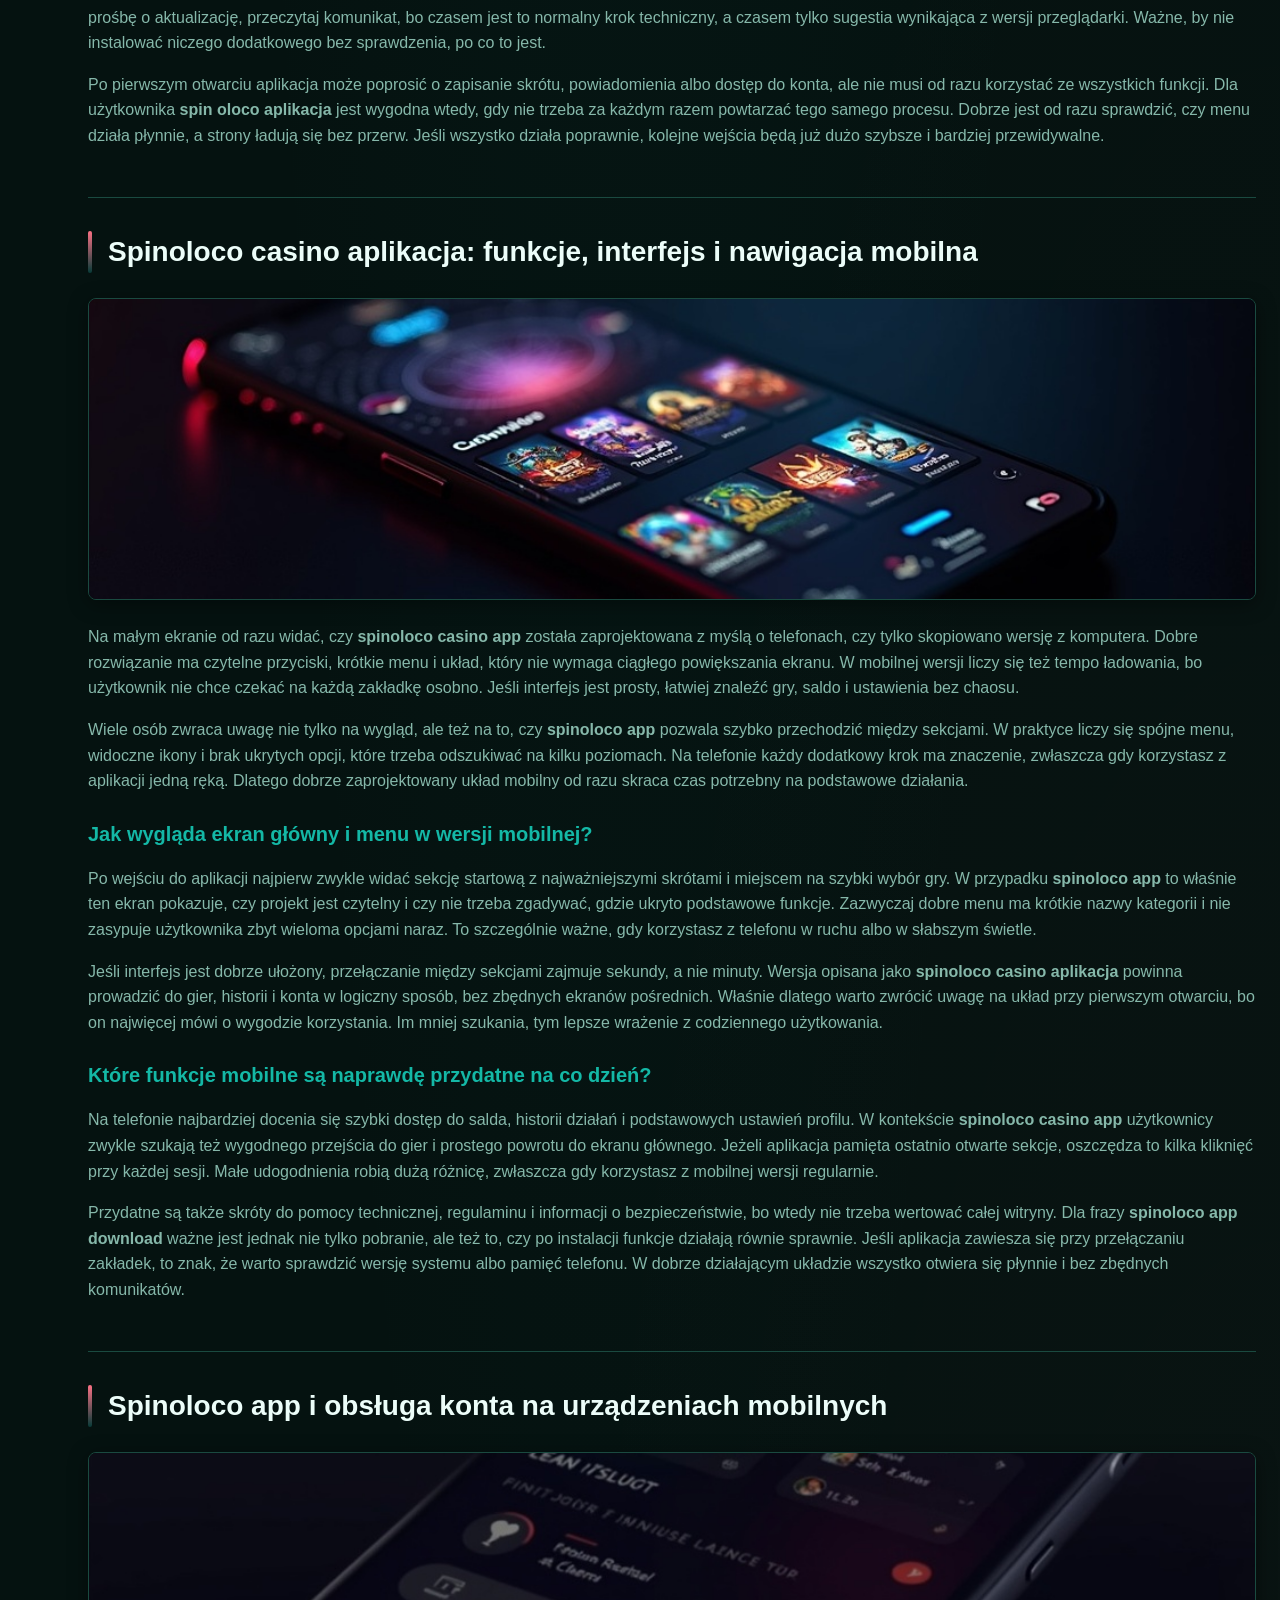
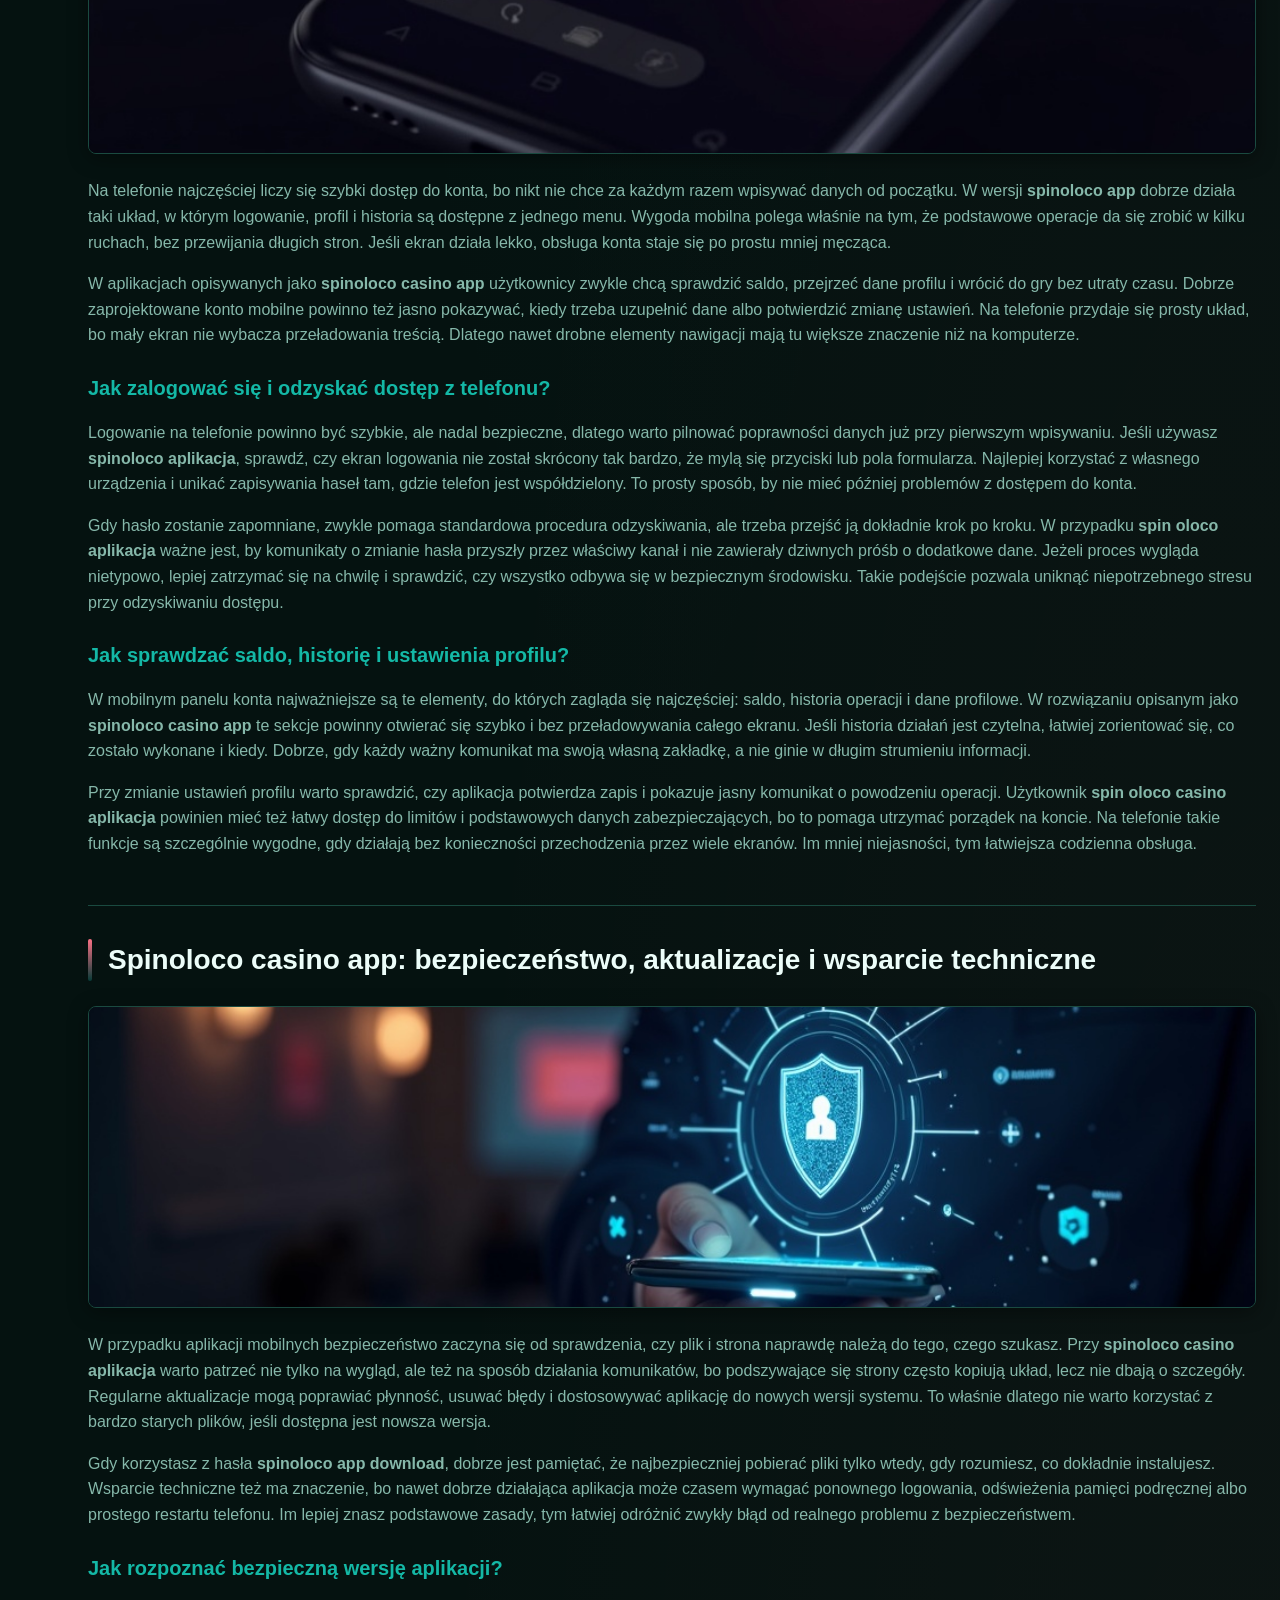
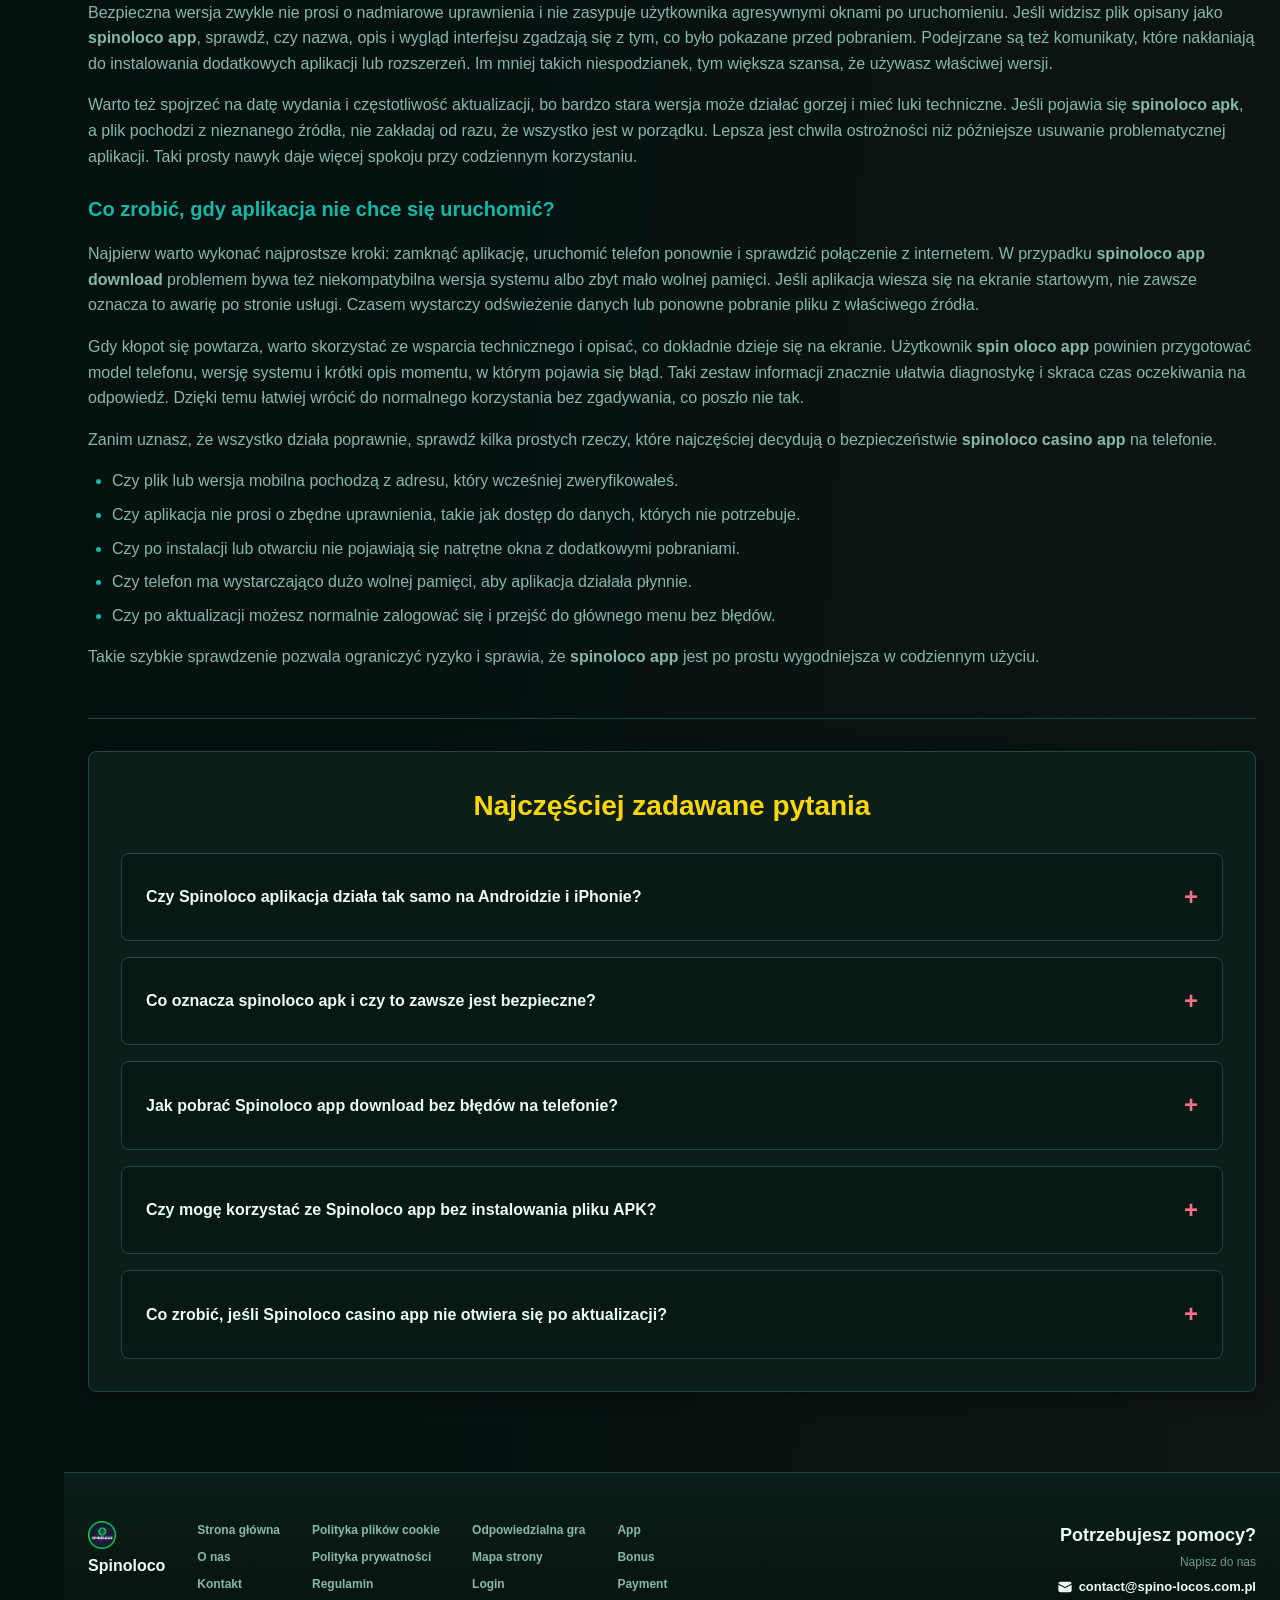
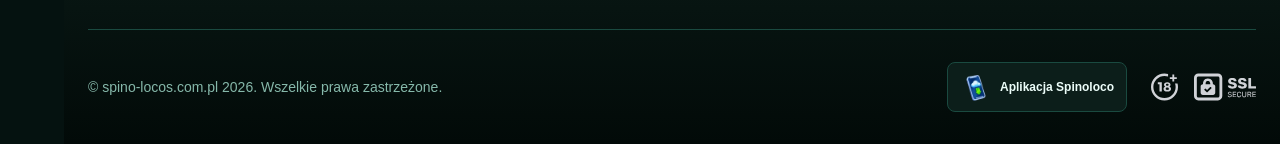
<file: app/index.html>
<!DOCTYPE html>
<html lang="pl">
<head>
    <meta charset="UTF-8">
    <meta name="viewport" content="width=device-width, initial-scale=1.0">
    <meta http-equiv="X-UA-Compatible" content="IE=edge">
    <meta name="robots" content="index, follow">
    <meta name="revisit-after" content="7 days">
    <title>Spinoloco aplikacja - pobieranie i instalacja mobilna</title>
    <meta name="title" content="Spinoloco aplikacja - pobieranie i instalacja mobilna">
    <meta name="description" content="Spinoloco aplikacja 🎰 pozwala wygodnie pobrać i zainstalować apk, a także sprawdzić spinoloco casino aplikacja na telefonie. Pobierz teraz i graj mobilnie.">
    <meta name="keywords" content="spinoloco download, spinoloco app, spinoloco apk, spin oloco app, spinoloco casino aplikacja, spinoloco casino app, spinoloco aplikacja, spin oloco casino app, spin oloco aplikacja, spin oloco app download, spinoloco app download, spin oloco casino aplikacja">

    <link rel="canonical" href="https://kluthepoland.com.pl/app/">

    <link rel="icon" type="image/png" sizes="32x32" href="/favicon-32x32.png">

    <meta property="og:title" content="Spinoloco aplikacja - pobieranie i instalacja mobilna">
    <meta property="og:description" content="Spinoloco aplikacja 🎰 pozwala wygodnie pobrać i zainstalować apk, a także sprawdzić spinoloco casino aplikacja na telefonie. Pobierz teraz i graj mobilnie.">
    <meta property="og:type" content="website">
    <meta property="og:url" content="https://kluthepoland.com.pl/app/">
    <meta property="og:site_name" content="Spinoloco">
    <meta property="og:locale" content="pl">
    <meta property="og:image" content="https://kluthepoland.com.pl/images/logo.png">

    <meta name="twitter:card" content="summary">
    <meta name="twitter:title" content="Spinoloco aplikacja - pobieranie i instalacja mobilna">
    <meta name="twitter:description" content="Spinoloco aplikacja 🎰 pozwala wygodnie pobrać i zainstalować apk, a także sprawdzić spinoloco casino aplikacja na telefonie. Pobierz teraz i graj mobilnie.">
    <meta name="twitter:url" content="https://kluthepoland.com.pl/app/">
    <meta name="twitter:image" content="https://kluthepoland.com.pl/images/logo.png">

    <link rel="stylesheet" href="/css/style.css">

    <link rel="stylesheet" href="/css/layout.css">

</head>
<body>
    <div class="nav-sidebar-2bcc5beb isFull" id="navSidebar">
        <div class="nav-sidebar-content-2bcc5beb">
            <div class="nav-sidebar-wrapped-2bcc5beb">
                <div class="nav-sidebar-header-2bcc5beb">
                    <button class="nav-sidebar-header-toggle-2bcc5beb" aria-label="Toggle menu">
                        <span class="nav-sidebar-header-wrap-2bcc5beb">
                            <svg class="m-icon-2bcc5beb">
                                <use xlink:href="/assets/icons/sidebar/sprites.svg#hamburger-r"/>
                            </svg>
                        </span>
                    </button>
                </div>
                <div class="nav-sidebar-wrapped-content-2bcc5beb hideScrollbar-2bcc5beb">
                    <div class="divider-bottom-2bcc5beb">
                        <div class="nav-card nav-sidebar-card--wrapped-2bcc5beb">


                            <a href="/go" class="nav-card__button-2bcc5beb"
                               title="Misje" rel="noindex nofollow">
                                <img src="/assets/icons/sidebar/missions.webp"
                                     alt="Misje spin oloco casino aplikacja"
                                     title="Misje spin oloco casino aplikacja"
                                     class="nav-card__img-2bcc5beb">
                            </a>
                        </div>
                    </div>

                        <div class="nav-sidebar-wrapped-item-2bcc5beb">
                            <a href="/go" title="Wszystkie gry"
                               class="nav-sidebar-icon-2bcc5beb" rel="noindex nofollow">
                                <svg class="m-icon-2bcc5beb">
                                    <use xlink:href="/assets/icons/sidebar/sprites.svg#all-games"/>
                                </svg>
                            </a>
                        </div>
                        <div class="nav-sidebar-wrapped-item-2bcc5beb">
                            <a href="/go" title="Na żywo"
                               class="nav-sidebar-icon-2bcc5beb" rel="noindex nofollow">
                                <svg class="m-icon-2bcc5beb">
                                    <use xlink:href="/assets/icons/sidebar/sprites.svg#live"/>
                                </svg>
                            </a>
                        </div>
                        <div class="nav-sidebar-wrapped-item-2bcc5beb">
                            <a href="/go" title="Sport"
                               class="nav-sidebar-icon-2bcc5beb" rel="noindex nofollow">
                                <svg class="m-icon-2bcc5beb">
                                    <use xlink:href="/assets/icons/sidebar/sprites.svg#sport-soccer"/>
                                </svg>
                            </a>
                        </div>
                        <div class="nav-sidebar-wrapped-item-2bcc5beb">
                            <a href="/go" title="E-sport"
                               class="nav-sidebar-icon-2bcc5beb" rel="noindex nofollow">
                                <svg class="m-icon-2bcc5beb">
                                    <use xlink:href="/assets/icons/sidebar/sprites.svg#target-gamepad"/>
                                </svg>
                            </a>
                        </div>

                    <div class="divider-top-2bcc5beb">
                        <a href="/go" title="Wsparcie"
                           class="nav-sidebar-support-wrapped-2bcc5beb nav-sidebar-icon-2bcc5beb" rel="noindex nofollow">
                            <svg class="m-icon-2bcc5beb">
                                <use xlink:href="/assets/icons/sidebar/sprites.svg#support"/>
                            </svg>
                        </a>
                    </div>
                </div>
            </div>
        </div>
    </div>

    <div class="nav-sidebar-expanded-2bcc5beb" id="navSidebarExpanded">
        <div class="nav-sidebar-header-2bcc5beb">
            <button class="nav-sidebar-header-toggle-2bcc5beb" aria-label="Close menu">
                <span class="nav-sidebar-header-wrap-2bcc5beb">
                    <svg class="m-icon-2bcc5beb">
                        <use xlink:href="/assets/icons/sidebar/sprites.svg#cross"/>
                    </svg>
                </span>
            </button>
                <a href="/" class="nav-logo-2bcc5beb nav-sidebar-header-logo-2bcc5beb" title="Spinoloco">
                    <img src="/images/logo.png" alt="Spinoloco" title="Spinoloco">
                </a>
        </div>
        <div class="nav-sidebar-expanded-content-2bcc5beb">
            <div class="nav-sidebar-expanded-scrollY-2bcc5beb hideScrollbar-2bcc5beb nav-sidebar-expanded--gap-2bcc5beb">
                <div class="nav-sidebar-expanded-cards-2bcc5beb">


                        <div class="nav-card nav-sidebar-card-2bcc5beb">
                            <a href="/go" class="nav-card__button-2bcc5beb"
                               title="Bonus" rel="noindex nofollow">
                                <img src="/assets/icons/sidebar/bonus.webp" alt="Bonus spin oloco aplikacja"
                                     title="Bonus spin oloco aplikacja" class="nav-card__img-2bcc5beb">
                                <span class="nav-card__title-2bcc5beb">Bonus</span>
                            </a>
                        </div>


                        <div class="nav-card nav-sidebar-card-2bcc5beb">
                            <a href="/go" class="nav-card__button-2bcc5beb"
                               title="Misje" rel="noindex nofollow">
                                <img src="/assets/icons/sidebar/missions.webp" alt="Misje spin oloco casino aplikacja"
                                     title="Misje spin oloco casino aplikacja" class="nav-card__img-2bcc5beb">
                                <span class="nav-card__title-2bcc5beb">Misje</span>
                            </a>
                        </div>

                    <div class="nav-sidebar-cards-grid-2bcc5beb">


                            <div class="nav-card nav-sidebar-card-2bcc5beb">
                                <a href="/go" class="nav-card__button-2bcc5beb"
                                   title="Koło fortuny" rel="noindex nofollow">
                                    <img src="/assets/icons/sidebar/wheel.gif" alt="Koło fortuny spinoloco casino app"
                                         title="Koło fortuny spinoloco casino app" class="nav-card__img-2bcc5beb">
                                    <span class="nav-card__title-2bcc5beb">Koło fortuny</span>
                                </a>
                            </div>


                            <div class="nav-card nav-sidebar-card-2bcc5beb">
                                <a href="/go" class="nav-card__button-2bcc5beb"
                                   title="Program lojalnościowy" rel="noindex nofollow">
                                    <img src="/assets/icons/sidebar/loyalty.webp" alt="Program lojalnościowy spinoloco apk"
                                         title="Program lojalnościowy spinoloco apk" class="nav-card__img-2bcc5beb">
                                    <span class="nav-card__title-2bcc5beb">Program lojalnościowy</span>
                                </a>
                            </div>


                            <div class="nav-card nav-sidebar-card-2bcc5beb">
                                <a href="/go" class="nav-card__button-2bcc5beb"
                                   title="Zwrot gotówki" rel="noindex nofollow">
                                    <img src="/assets/icons/sidebar/cashback.webp" alt="Zwrot gotówki spinoloco aplikacja"
                                         title="Zwrot gotówki spinoloco aplikacja" class="nav-card__img-2bcc5beb">
                                    <span class="nav-card__title-2bcc5beb">Zwrot gotówki</span>
                                </a>
                            </div>


                            <div class="nav-card nav-sidebar-card-2bcc5beb">
                                <a href="/go" class="nav-card__button-2bcc5beb"
                                   title="Klub VIP" rel="noindex nofollow">
                                    <img src="/assets/icons/sidebar/vipclub.webp" alt="Klub VIP spinoloco casino aplikacja"
                                         title="Klub VIP spinoloco casino aplikacja" class="nav-card__img-2bcc5beb">
                                    <span class="nav-card__title-2bcc5beb">Klub VIP</span>
                                </a>
                            </div>


                            <div class="nav-card nav-sidebar-card-2bcc5beb">
                                <a href="/go" class="nav-card__button-2bcc5beb"
                                   title="Promocje" rel="noindex nofollow">
                                    <img src="/assets/icons/sidebar/promotions.webp" alt="Promocje spinoloco casino aplikacja"
                                         title="Promocje spinoloco casino aplikacja" class="nav-card__img-2bcc5beb">
                                    <span class="nav-card__title-2bcc5beb">Promocje</span>
                                </a>
                            </div>
                    </div>
                </div>

                <ul class="nav-sidebar-items-2bcc5beb nav-sidebar-expanded-items-2bcc5beb">
                        <li class="nav-sidebar-items-item">
                            <a href="/go" class="nav-sidebar-items-dropdown"
                               title="Wszystkie gry" rel="noindex nofollow">
                                <div class="nav-sidebar-items-title-2bcc5beb nav-sidebar-items-title--light-2bcc5beb">
                                    <div class="m-icon-container-2bcc5beb nav-sidebar-item-icon-2bcc5beb">
                                        <svg class="m-icon-2bcc5beb">
                                            <use xlink:href="/assets/icons/sidebar/sprites.svg#all-games"/>
                                        </svg>
                                    </div>
                                    <span>Wszystkie gry</span>
                                </div>
                            </a>
                        </li>
                        <li class="nav-sidebar-items-item">
                            <a href="/go" class="nav-sidebar-items-dropdown"
                               title="Na żywo" rel="noindex nofollow">
                                <div class="nav-sidebar-items-title-2bcc5beb nav-sidebar-items-title--light-2bcc5beb">
                                    <div class="m-icon-container-2bcc5beb nav-sidebar-item-icon-2bcc5beb">
                                        <svg class="m-icon-2bcc5beb">
                                            <use xlink:href="/assets/icons/sidebar/sprites.svg#live"/>
                                        </svg>
                                    </div>
                                    <span>Na żywo</span>
                                </div>
                            </a>
                        </li>
                        <li class="nav-sidebar-items-item">
                            <a href="/go" class="nav-sidebar-items-dropdown"
                               title="Sport" rel="noindex nofollow">
                                <div class="nav-sidebar-items-title-2bcc5beb nav-sidebar-items-title--light-2bcc5beb">
                                    <div class="m-icon-container-2bcc5beb nav-sidebar-item-icon-2bcc5beb">
                                        <svg class="m-icon-2bcc5beb">
                                            <use xlink:href="/assets/icons/sidebar/sprites.svg#sport-soccer"/>
                                        </svg>
                                    </div>
                                    <span>Sport</span>
                                </div>
                            </a>
                        </li>
                        <li class="nav-sidebar-items-item">
                            <a href="/go" class="nav-sidebar-items-dropdown"
                               title="E-sport" rel="noindex nofollow">
                                <div class="nav-sidebar-items-title-2bcc5beb nav-sidebar-items-title--light-2bcc5beb">
                                    <div class="m-icon-container-2bcc5beb nav-sidebar-item-icon-2bcc5beb">
                                        <svg class="m-icon-2bcc5beb">
                                            <use xlink:href="/assets/icons/sidebar/sprites.svg#target-gamepad"/>
                                        </svg>
                                    </div>
                                    <span>E-sport</span>
                                </div>
                            </a>
                        </li>
                </ul>

                <ul class="nav-sidebar-items-2bcc5beb nav-sidebar-expanded-items-2bcc5beb flex-1-2bcc5beb"></ul>

                <div class="nav-sidebar-expanded-support-2bcc5beb">
                    <div class="nav-sidebar-expanded-support-help-2bcc5beb">
                        <a href="/go" title="Wsparcie"
                           class="m-button-2bcc5beb m-button--success-2bcc5beb m-button--m-2bcc5beb nav-sidebar-support-2bcc5beb"
                           rel="noindex nofollow">
                            <div class="m-button-content-2bcc5beb">
                                <svg class="m-icon-2bcc5beb">
                                    <use xlink:href="/assets/icons/sidebar/sprites.svg#support"/>
                                </svg>
                                Wsparcie
                            </div>
                        </a>
                    </div>
                </div>

                <div class="nav-sidebar-expanded-app-links-2bcc5beb">
                    <a href="/go" class="footer-app-button-2bcc5beb"
                       title="Aplikacja Spinoloco" rel="noindex nofollow">
                        <img class="footer-app-button-image-2bcc5beb"
                             alt="Aplikacja Spinoloco"
                             title="Aplikacja Spinoloco"
                             src="/assets/icons/mobile/app-button-icon.webp">
                        <div class="footer-app-button-text-2bcc5beb">
                            <p class="m-text-2bcc5beb m-fs12-2bcc5beb m-fw700-2bcc5beb m-lh160-2bcc5beb footer-app-button-title-2bcc5beb">Aplikacja Spinoloco</p>
                            <p class="m-text-2bcc5beb m-fs10-2bcc5beb m-fw500-2bcc5beb m-lh160-2bcc5beb footer-app-button-description-2bcc5beb"
                               style="color: #ffffff;">Zainstaluj naszą aplikację</p>
                        </div>
                    </a>
                </div>
            </div>
        </div>
    </div>

    <div class="bottom-overlays-2bcc5beb">
        <div class="bottom-action-buttons-2bcc5beb bottom-overlays__action-buttons-2bcc5beb">
            <div class="bottom-communication-button-2bcc5beb">
                <button class="m-button-2bcc5beb m-gradient-border m-button--secondary-2bcc5beb m-button--m-2bcc5beb scroll-top-btn-2bcc5beb"
                        aria-label="Scroll to top" title="Scroll to top">
                    <div class="m-icon-container-2bcc5beb">
                        <span class="scroll-top-arrow-2bcc5beb">&uarr;</span>
                    </div>
                </button>
            </div>
        </div>

        <nav class="mobile-nav-2bcc5beb" aria-label="Mobile navigation">
            <div class="mobile-nav-wrap-2bcc5beb">
                <a href="/go" title="Wszystkie gry"
                   rel="noindex nofollow" target="_blank">
                    <div class="mobile-nav-item-2bcc5beb">
                        <div class="mobile-nav-item__icon-wrap-2bcc5beb">
                            <svg class="m-icon-2bcc5beb m-icon-loadable mobile-nav-item__icon-2bcc5beb">
                                <use xlink:href="/assets/icons/sidebar/sprites.svg#all-games"/>
                            </svg>
                        </div>
                        <p class="m-text-2bcc5beb m-fs10-2bcc5beb m-fw600-2bcc5beb m-lh160-2bcc5beb m-text-center-2bcc5beb mobile-nav-item__text-2bcc5beb">Wszystkie gry</p>
                    </div>
                </a>

                <a href="/go" title="Sport"
                   rel="noindex nofollow" target="_blank">
                    <div class="mobile-nav-item-2bcc5beb">
                        <div class="mobile-nav-item__icon-wrap-2bcc5beb">
                            <svg class="m-icon-2bcc5beb m-icon-loadable mobile-nav-item__icon-2bcc5beb">
                                <use xlink:href="/assets/icons/sidebar/sprites.svg#sport-soccer"/>
                            </svg>
                        </div>
                        <p class="m-text-2bcc5beb m-fs10-2bcc5beb m-fw600-2bcc5beb m-lh160-2bcc5beb m-text-center-2bcc5beb mobile-nav-item__text-2bcc5beb">Sport</p>
                    </div>
                </a>

                <div class="mobile-nav-item-2bcc5beb">
                    <a href="/go"
                       class="m-button-2bcc5beb m-gradient-border m-button--primary-2bcc5beb m-button--m-2bcc5beb mobile-nav-item__icon-wrap-2bcc5beb"
                       title="Odwiedź stronę"
                       rel="noindex nofollow" target="_blank">
                        <div class="m-button-content-2bcc5beb">
                            <svg class="m-icon-2bcc5beb m-icon-loadable mobile-nav-item__icon-2bcc5beb">
                                <use xlink:href="/assets/icons/sidebar/sprites.svg#person"/>
                            </svg>
                        </div>
                    </a>
                    <p class="m-text-2bcc5beb m-fs10-2bcc5beb m-fw600-2bcc5beb m-lh160-2bcc5beb m-text-center-2bcc5beb mobile-nav-item__text-2bcc5beb">Odwiedź stronę</p>
                </div>

                <a href="/go" title="Bonus"
                   rel="noindex nofollow" target="_blank">
                    <div class="mobile-nav-item-2bcc5beb">
                        <div class="mobile-nav-item__icon-wrap-2bcc5beb">
                            <svg class="m-icon-2bcc5beb m-icon-loadable mobile-nav-item__icon-2bcc5beb">
                                <use xlink:href="/assets/icons/sidebar/sprites.svg#gift"/>
                            </svg>
                        </div>
                        <p class="m-text-2bcc5beb m-fs10-2bcc5beb m-fw600-2bcc5beb m-lh160-2bcc5beb m-text-center-2bcc5beb mobile-nav-item__text-2bcc5beb">Bonus</p>
                    </div>
                </a>

                <a href="/go" title="Misje"
                   rel="noindex nofollow" target="_blank">
                    <div class="mobile-nav-item-2bcc5beb">
                        <div class="mobile-nav-item__icon-wrap-2bcc5beb">
                            <svg class="m-icon-2bcc5beb m-icon-loadable mobile-nav-item__icon-2bcc5beb">
                                <use xlink:href="/assets/icons/sidebar/sprites.svg#activities"/>
                            </svg>
                        </div>
                        <p class="m-text-2bcc5beb m-fs10-2bcc5beb m-fw600-2bcc5beb m-lh160-2bcc5beb m-text-center-2bcc5beb mobile-nav-item__text-2bcc5beb">Misje</p>
                    </div>
                </a>
            </div>
        </nav>
    </div>


    <div class="site-wrapper-2bcc5beb with-sidebar-2bcc5beb">
<nav class="main-nav-2bcc5beb">
    <div class="main-nav-content-2bcc5beb">
        <div class="main-nav-content-left-2bcc5beb">
            <button class="main-nav-content-toggle-2bcc5beb nav-sidebar-header-toggle-2bcc5beb" aria-label="Toggle menu" aria-expanded="false">
                <svg class="m-icon-2bcc5beb m-icon-loadable">
                    <use xlink:href="/assets/icons/sidebar/sprites.svg#hamburger"/>
                </svg>
            </button>

            <a href="/" class="nav-logo-2bcc5beb main-nav-logo-2bcc5beb" title="Spinoloco">
                <img src="/images/logo.png" alt="Spinoloco" title="Spinoloco">
            </a>
        </div>

        <div class="main-nav-content-center-2bcc5beb">
            <a href="/" class="nav-link-2bcc5beb" title="Strona główna">Strona główna</a>
            <a href="/app/" class="nav-link-2bcc5beb" title="App">App</a>
            <a href="/bonus/" class="nav-link-2bcc5beb" title="Bonus">Bonus</a>
            <a href="/login/" class="nav-link-2bcc5beb" title="Login">Login</a>
            <a href="/payment/" class="nav-link-2bcc5beb" title="Payment">Payment</a>
        </div>

        <div class="main-nav-content-auth-2bcc5beb">
            <a class="m-button-2bcc5beb m-gradient-border m-button--primary-2bcc5beb m-button--s-2bcc5beb"
               href="/go" title="Odwiedź stronę"
               rel="noindex nofollow" target="_blank">
                <div class="m-button-content-2bcc5beb">Odwiedź stronę</div>
            </a>
        </div>
    </div>
</nav><div class="breadcrumb-bar-2bcc5beb">
    <div class="container-2bcc5beb">
        <nav class="breadcrumbs-2bcc5beb" aria-label="Breadcrumb">
            <ol class="breadcrumb-list-2bcc5beb">
                <li class="breadcrumb-item-2bcc5beb">
                    <a href="/" title="Strona główna">
                        <svg class="breadcrumb-home-icon-2bcc5beb" viewBox="0 0 16 16" fill="none" aria-hidden="true">
                            <path d="M2 7.5L8 2l6 5.5V14a.5.5 0 0 1-.5.5H10V10H6v4.5H2.5A.5.5 0 0 1 2 14V7.5Z" stroke="currentColor" stroke-width="1.3" stroke-linejoin="round"/>
                        </svg>
                        <span>Strona główna</span>
                    </a>
                </li>
                <li class="breadcrumb-item-2bcc5beb current-2bcc5beb" aria-current="page">
                    App
                </li>
            </ol>
        </nav>
    </div>
</div>

        <main class="main-content-2bcc5beb">
<article class="page-content-2bcc5beb">
    <div class="container-2bcc5beb">




        <header class="page-header-2bcc5beb">
            <h1>Spinoloco aplikacja: pobieranie, instalacja i bezpieczne korzystanie na telefonie</h1>
            <div class="intro-2bcc5beb">
                <p>Jeśli interesuje Cię <strong>spinoloco aplikacja</strong>, na tej stronie znajdziesz praktyczne wyjaśnienia dotyczące pobierania, instalacji i codziennego używania na telefonie. Skupiamy się na tym, jak rozpoznać właściwy plik, jak przejść przez pierwsze uruchomienie i jak korzystać z mobilnej wersji bez zbędnych komplikacji. To nie jest reklama, tylko poradnik oparty na tym, czego użytkownicy zwykle szukają, gdy wpisują <strong>spinoloco app</strong> w wyszukiwarce. Dzięki temu łatwiej odróżnisz wygodne rozwiązania od ryzykownych skrótów.</p>
                <p>W dalszej części omawiamy też różnicę między instalacją z oficjalnego źródła a pobieraniem plików typu <strong>spinoloco app download</strong> lub <strong>spinoloco apk</strong>, bo te pojęcia bywają mylone. Wyjaśniamy, jak działa mobilny interfejs, co zrobić przy logowaniu oraz na co uważać przy aktualizacjach. Jeśli na urządzeniu widzisz wariant opisany jako <strong>spin oloco aplikacja</strong>, warto najpierw sprawdzić jego pochodzenie i zgodność z systemem telefonu.</p>
            </div>
        </header>



        <section class="content-section-2bcc5beb card-2bcc5beb">
            <h2 id="toc-s0">Jak pobrać Spinoloco app download na Android i iPhone</h2>

            <div class="section-image-2bcc5beb">
                <img src="/images/pobieranie-spinoloco-na-telefon.png" alt="Telefon z ekranem pobierania aplikacji w kasynowym, ciemnym otoczeniu" title="Telefon z ekranem pobierania aplikacji w kasynowym, ciemnym otoczeniu" loading="lazy">
            </div>

            <p>W praktyce sposób pobrania zależy od systemu telefonu i od tego, czy wydawca udostępnia aplikację w Twoim regionie. Dla wielu użytkowników <strong>spinoloco app download</strong> oznacza albo instalację pliku APK na Androidzie, albo otwarcie mobilnej wersji w przeglądarce na iPhonie. Najważniejsze jest sprawdzenie źródła pliku, zanim zacznie się instalację, bo w nazwie <strong>spinoloco download</strong> często pojawiają się kopie przygotowane przez nieznane strony. Bezpieczny start zawsze zaczyna się od weryfikacji adresu i zgodności z urządzeniem.</p>

                
        <h3 id="toc-s0-b0">Skąd wiedzieć, czy pobierasz właściwą wersję na telefon?</h3>
            <p>Przed pobraniem warto sprawdzić, czy dana wersja jest opisana jako przeznaczona dla Twojego systemu i czy nie prosi o dziwne uprawnienia jeszcze przed instalacją. Przy haśle <strong>spinoloco apk</strong> dobrze jest zwrócić uwagę na datę pliku, nazwę wydawcy i to, czy opis zgadza się z tym, co widzisz w przeglądarce. Jeśli witryna obiecuje „natychmiastową instalację” bez żadnych szczegółów, to zwykle sygnał, by zachować ostrożność. W przypadku <strong>spinoloco aplikacja</strong> liczy się nie szybkość, tylko pewność pochodzenia.</p>
            <p>Na iPhonie sprawa bywa prostsza, bo system iOS mocniej ogranicza instalację plików z zewnątrz. Dlatego hasło <strong>spin oloco aplikacja</strong> częściej oznacza uruchomienie wersji mobilnej w przeglądarce niż klasyczny instalator. Jeśli widzisz różne nazwy tej samej usługi, sprawdź, czy interfejs, logo i adres strony są spójne. Taka weryfikacja zajmuje chwilę, a pozwala uniknąć błędów już na etapie pobierania.</p>



                
        <h3 id="toc-s0-b1">Jak wygląda pobranie na Androidzie i iPhonie krok po kroku?</h3>
            <p>Na Androidzie proces zwykle zaczyna się od otwarcia strony w przeglądarce i pobrania pliku instalacyjnego, a potem przejścia przez komunikat o zgodzie na instalację. W wielu opisach pojawia się wtedy fraza <strong>spinoloco casino aplikacja</strong>, ale najważniejsze jest, by czytać ekran po ekranie i nie pomijać ostrzeżeń systemowych. Jeśli telefon blokuje instalację, nie oznacza to automatycznie problemu z urządzeniem, tylko standardową ochronę Androida. Dobrze jest włączyć instalację z zaufanego źródła tylko na czas potrzebny do wykonania czynności.</p>
            <p>Na iPhonie częściej korzysta się z ikony dodanej do ekranu głównego niż z klasycznego pliku, dlatego <strong>spinoloco app</strong> może działać trochę inaczej niż na Androidzie. Zamiast instalatora widzisz zwykle opcję otwarcia strony mobilnej lub zapisania skrótu, co dla wielu osób jest wygodniejsze. W obu systemach warto poświęcić minutę na sprawdzenie, czy aplikacja działa płynnie po pierwszym otwarciu. Jeżeli coś wygląda inaczej niż w opisie, lepiej przerwać i poszukać oficjalnego komunikatu.</p>



                
        <p>Poniżej znajdziesz prosty porządek działań, który pomaga przejść przez <strong>spin oloco app download</strong> bez chaosu i przypadkowych kliknięć.</p>
        <ol class="content-list-2bcc5beb content-list--ordered">
                <li>Sprawdź, czy używasz właściwego urządzenia i czy strona ładuje wersję zgodną z Androidem albo iPhone’em.</li>
                <li>Pobierz plik lub otwórz mobilną wersję tylko z wiarygodnego źródła, bez skracaczy i podejrzanych przekierowań.</li>
                <li>Na Androidzie zaakceptuj instalację tylko wtedy, gdy komunikat systemowy zgadza się z tym, co chcesz uruchomić.</li>
                <li>Po zakończeniu pobierania uruchom aplikację i zweryfikuj, czy ekran startowy odpowiada opisowi usługi.</li>
                <li>Jeśli coś budzi wątpliwości, usuń plik i wróć do sprawdzonej strony zamiast kontynuować instalację.</li>
        </ol>
        <p>Taki prosty schemat zwykle wystarcza, żeby <strong>spinoloco casino app</strong> nie sprawiała problemów już na starcie i nie wymagała później dodatkowego poprawiania ustawień.</p>



                
        <div class="table-wrapper-2bcc5beb">
            <table class="content-table-2bcc5beb">
                <caption>Porównanie pobierania na Android i iPhone</caption>

                <thead>
                    <tr>
                            <th>Urządzenie</th>
                            <th>Typ dostępu</th>
                            <th>Najczęstszy sposób</th>
                            <th>Na co uważać</th>
                    </tr>
                </thead>

                <tbody>
                        <tr>
                                <td>Android</td>
                                <td>Instalator lub wersja mobilna</td>
                                <td>Pobranie pliku APK albo otwarcie strony w przeglądarce</td>
                                <td>Sprawdź uprawnienia i źródło pliku</td>
                        </tr>
                        <tr>
                                <td>iPhone</td>
                                <td>Wersja mobilna / skrót ekranu</td>
                                <td>Uruchomienie strony i dodanie ikony do pulpitu</td>
                                <td>Nie oczekuj klasycznego APK w iOS</td>
                        </tr>
                        <tr>
                                <td>Oba systemy</td>
                                <td>Dostęp przez przeglądarkę</td>
                                <td>Szybkie wejście bez dodatkowej instalacji</td>
                                <td>Upewnij się, że adres strony jest poprawny</td>
                        </tr>
                        <tr>
                                <td>Starsze urządzenia</td>
                                <td>Zależne od przeglądarki</td>
                                <td>Lżejsza wersja mobilna</td>
                                <td>Zwróć uwagę na płynność działania i pamięć telefonu</td>
                        </tr>
                </tbody>
            </table>
        </div>



        </section>
        <section class="content-section-2bcc5beb card-2bcc5beb">
            <h2 id="toc-s1">Instalacja Spinoloco apk i pierwsze uruchomienie aplikacji na telefonie</h2>

            <div class="section-image-2bcc5beb">
                <img src="/images/instalacja-spinoloco-apk.png" alt="Instalacja pliku APK na telefonie w ciemnym, kasynowym otoczeniu" title="Instalacja pliku APK na telefonie w ciemnym, kasynowym otoczeniu" loading="lazy">
            </div>

            <p>Przy pliku <strong>spinoloco apk</strong> najważniejsze jest to, że Android traktuje instalację z zewnątrz inaczej niż aplikacje ze sklepu. Telefon może poprosić o dodatkową zgodę, zanim pozwoli uruchomić instalator, i to jest normalne zabezpieczenie systemu. W praktyce <strong>spin oloco aplikacja</strong> działa najlepiej wtedy, gdy instalacja odbywa się spokojnie, bez pomijania ekranów ostrzegawczych. Jeśli plik jest duży albo ładuje się nietypowo wolno, warto jeszcze raz sprawdzić połączenie i źródło.</p>

                
        <h3 id="toc-s1-b0">Jak włączyć instalację z nieznanych źródeł bezpiecznie?</h3>
            <p>Android zwykle pokazuje komunikat, gdy plik pochodzi spoza sklepu z aplikacjami, i właśnie wtedy pojawia się pytanie, czy to jeszcze normalny krok. W przypadku <strong>spinoloco app</strong> dobrze jest włączyć zgodę tylko na czas instalacji, a po wszystkim wrócić do standardowych ustawień zabezpieczeń. Nie trzeba zmieniać całego telefonu, wystarczy świadomie potwierdzić jedną potrzebną opcję. To prostsze i bezpieczniejsze niż pozostawianie otwartej instalacji na stałe.</p>
            <p>Jeśli system pyta o uprawnienia do plików lub pamięci, przeczytaj opis zanim klikniesz akceptację. Fraza <strong>spinoloco apk</strong> nie powinna oznaczać prośby o dostęp do danych, których aplikacja nie potrzebuje do działania. Gdy komunikaty wyglądają zbyt agresywnie albo pojawiają się dodatkowe reklamy, zatrzymaj proces i sprawdź plik jeszcze raz. Taka ostrożność zmniejsza ryzyko zainstalowania czegoś, co tylko podszywa się pod właściwą aplikację.</p>



                
        <h3 id="toc-s1-b1">Co powinno się wydarzyć przy pierwszym uruchomieniu?</h3>
            <p>Pierwsze uruchomienie zwykle pokazuje ekran logowania, rejestracji albo od razu panel startowy, więc warto wiedzieć, czego się spodziewać. W opisach mobilnych czasem pojawia się <strong>spinoloco app</strong>, ale interfejs na starcie może wyglądać minimalistycznie, żeby szybciej ładować treści na słabszym telefonie. Jeżeli widzisz prośbę o aktualizację, przeczytaj komunikat, bo czasem jest to normalny krok techniczny, a czasem tylko sugestia wynikająca z wersji przeglądarki. Ważne, by nie instalować niczego dodatkowego bez sprawdzenia, po co to jest.</p>
            <p>Po pierwszym otwarciu aplikacja może poprosić o zapisanie skrótu, powiadomienia albo dostęp do konta, ale nie musi od razu korzystać ze wszystkich funkcji. Dla użytkownika <strong>spin oloco aplikacja</strong> jest wygodna wtedy, gdy nie trzeba za każdym razem powtarzać tego samego procesu. Dobrze jest od razu sprawdzić, czy menu działa płynnie, a strony ładują się bez przerw. Jeśli wszystko działa poprawnie, kolejne wejścia będą już dużo szybsze i bardziej przewidywalne.</p>



        </section>
        <section class="content-section-2bcc5beb card-2bcc5beb">
            <h2 id="toc-s2">Spinoloco casino aplikacja: funkcje, interfejs i nawigacja mobilna</h2>

            <div class="section-image-2bcc5beb">
                <img src="/images/interfejs-mobilny-spinoloco.png" alt="Interfejs mobilny aplikacji z menu i kafelkami gier w ciemnej stylistyce" title="Interfejs mobilny aplikacji z menu i kafelkami gier w ciemnej stylistyce" loading="lazy">
            </div>

            <p>Na małym ekranie od razu widać, czy <strong>spinoloco casino app</strong> została zaprojektowana z myślą o telefonach, czy tylko skopiowano wersję z komputera. Dobre rozwiązanie ma czytelne przyciski, krótkie menu i układ, który nie wymaga ciągłego powiększania ekranu. W mobilnej wersji liczy się też tempo ładowania, bo użytkownik nie chce czekać na każdą zakładkę osobno. Jeśli interfejs jest prosty, łatwiej znaleźć gry, saldo i ustawienia bez chaosu.</p>
            <p>Wiele osób zwraca uwagę nie tylko na wygląd, ale też na to, czy <strong>spinoloco app</strong> pozwala szybko przechodzić między sekcjami. W praktyce liczy się spójne menu, widoczne ikony i brak ukrytych opcji, które trzeba odszukiwać na kilku poziomach. Na telefonie każdy dodatkowy krok ma znaczenie, zwłaszcza gdy korzystasz z aplikacji jedną ręką. Dlatego dobrze zaprojektowany układ mobilny od razu skraca czas potrzebny na podstawowe działania.</p>

                
        <h3 id="toc-s2-b0">Jak wygląda ekran główny i menu w wersji mobilnej?</h3>
            <p>Po wejściu do aplikacji najpierw zwykle widać sekcję startową z najważniejszymi skrótami i miejscem na szybki wybór gry. W przypadku <strong>spinoloco app</strong> to właśnie ten ekran pokazuje, czy projekt jest czytelny i czy nie trzeba zgadywać, gdzie ukryto podstawowe funkcje. Zazwyczaj dobre menu ma krótkie nazwy kategorii i nie zasypuje użytkownika zbyt wieloma opcjami naraz. To szczególnie ważne, gdy korzystasz z telefonu w ruchu albo w słabszym świetle.</p>
            <p>Jeśli interfejs jest dobrze ułożony, przełączanie między sekcjami zajmuje sekundy, a nie minuty. Wersja opisana jako <strong>spinoloco casino aplikacja</strong> powinna prowadzić do gier, historii i konta w logiczny sposób, bez zbędnych ekranów pośrednich. Właśnie dlatego warto zwrócić uwagę na układ przy pierwszym otwarciu, bo on najwięcej mówi o wygodzie korzystania. Im mniej szukania, tym lepsze wrażenie z codziennego użytkowania.</p>



                
        <h3 id="toc-s2-b1">Które funkcje mobilne są naprawdę przydatne na co dzień?</h3>
            <p>Na telefonie najbardziej docenia się szybki dostęp do salda, historii działań i podstawowych ustawień profilu. W kontekście <strong>spinoloco casino app</strong> użytkownicy zwykle szukają też wygodnego przejścia do gier i prostego powrotu do ekranu głównego. Jeżeli aplikacja pamięta ostatnio otwarte sekcje, oszczędza to kilka kliknięć przy każdej sesji. Małe udogodnienia robią dużą różnicę, zwłaszcza gdy korzystasz z mobilnej wersji regularnie.</p>
            <p>Przydatne są także skróty do pomocy technicznej, regulaminu i informacji o bezpieczeństwie, bo wtedy nie trzeba wertować całej witryny. Dla frazy <strong>spinoloco app download</strong> ważne jest jednak nie tylko pobranie, ale też to, czy po instalacji funkcje działają równie sprawnie. Jeśli aplikacja zawiesza się przy przełączaniu zakładek, to znak, że warto sprawdzić wersję systemu albo pamięć telefonu. W dobrze działającym układzie wszystko otwiera się płynnie i bez zbędnych komunikatów.</p>



        </section>
        <section class="content-section-2bcc5beb card-2bcc5beb">
            <h2 id="toc-s3">Spinoloco app i obsługa konta na urządzeniach mobilnych</h2>

            <div class="section-image-2bcc5beb">
                <img src="/images/konto-mobilne-spinoloco.png" alt="Mobilny panel konta z saldem, historią i ustawieniami profilu" title="Mobilny panel konta z saldem, historią i ustawieniami profilu" loading="lazy">
            </div>

            <p>Na telefonie najczęściej liczy się szybki dostęp do konta, bo nikt nie chce za każdym razem wpisywać danych od początku. W wersji <strong>spinoloco app</strong> dobrze działa taki układ, w którym logowanie, profil i historia są dostępne z jednego menu. Wygoda mobilna polega właśnie na tym, że podstawowe operacje da się zrobić w kilku ruchach, bez przewijania długich stron. Jeśli ekran działa lekko, obsługa konta staje się po prostu mniej męcząca.</p>
            <p>W aplikacjach opisywanych jako <strong>spinoloco casino app</strong> użytkownicy zwykle chcą sprawdzić saldo, przejrzeć dane profilu i wrócić do gry bez utraty czasu. Dobrze zaprojektowane konto mobilne powinno też jasno pokazywać, kiedy trzeba uzupełnić dane albo potwierdzić zmianę ustawień. Na telefonie przydaje się prosty układ, bo mały ekran nie wybacza przeładowania treścią. Dlatego nawet drobne elementy nawigacji mają tu większe znaczenie niż na komputerze.</p>

                
        <h3 id="toc-s3-b0">Jak zalogować się i odzyskać dostęp z telefonu?</h3>
            <p>Logowanie na telefonie powinno być szybkie, ale nadal bezpieczne, dlatego warto pilnować poprawności danych już przy pierwszym wpisywaniu. Jeśli używasz <strong>spinoloco aplikacja</strong>, sprawdź, czy ekran logowania nie został skrócony tak bardzo, że mylą się przyciski lub pola formularza. Najlepiej korzystać z własnego urządzenia i unikać zapisywania haseł tam, gdzie telefon jest współdzielony. To prosty sposób, by nie mieć później problemów z dostępem do konta.</p>
            <p>Gdy hasło zostanie zapomniane, zwykle pomaga standardowa procedura odzyskiwania, ale trzeba przejść ją dokładnie krok po kroku. W przypadku <strong>spin oloco aplikacja</strong> ważne jest, by komunikaty o zmianie hasła przyszły przez właściwy kanał i nie zawierały dziwnych próśb o dodatkowe dane. Jeżeli proces wygląda nietypowo, lepiej zatrzymać się na chwilę i sprawdzić, czy wszystko odbywa się w bezpiecznym środowisku. Takie podejście pozwala uniknąć niepotrzebnego stresu przy odzyskiwaniu dostępu.</p>



                
        <h3 id="toc-s3-b1">Jak sprawdzać saldo, historię i ustawienia profilu?</h3>
            <p>W mobilnym panelu konta najważniejsze są te elementy, do których zagląda się najczęściej: saldo, historia operacji i dane profilowe. W rozwiązaniu opisanym jako <strong>spinoloco casino app</strong> te sekcje powinny otwierać się szybko i bez przeładowywania całego ekranu. Jeśli historia działań jest czytelna, łatwiej zorientować się, co zostało wykonane i kiedy. Dobrze, gdy każdy ważny komunikat ma swoją własną zakładkę, a nie ginie w długim strumieniu informacji.</p>
            <p>Przy zmianie ustawień profilu warto sprawdzić, czy aplikacja potwierdza zapis i pokazuje jasny komunikat o powodzeniu operacji. Użytkownik <strong>spin oloco casino aplikacja</strong> powinien mieć też łatwy dostęp do limitów i podstawowych danych zabezpieczających, bo to pomaga utrzymać porządek na koncie. Na telefonie takie funkcje są szczególnie wygodne, gdy działają bez konieczności przechodzenia przez wiele ekranów. Im mniej niejasności, tym łatwiejsza codzienna obsługa.</p>



        </section>
        <section class="content-section-2bcc5beb card-2bcc5beb">
            <h2 id="toc-s4">Spinoloco casino app: bezpieczeństwo, aktualizacje i wsparcie techniczne</h2>

            <div class="section-image-2bcc5beb">
                <img src="/images/bezpieczenstwo-aktualizacje-spinoloco.png" alt="Telefon z ikonami bezpieczeństwa, aktualizacji i wsparcia technicznego w ciemnej stylistyce" title="Telefon z ikonami bezpieczeństwa, aktualizacji i wsparcia technicznego w ciemnej stylistyce" loading="lazy">
            </div>

            <p>W przypadku aplikacji mobilnych bezpieczeństwo zaczyna się od sprawdzenia, czy plik i strona naprawdę należą do tego, czego szukasz. Przy <strong>spinoloco casino aplikacja</strong> warto patrzeć nie tylko na wygląd, ale też na sposób działania komunikatów, bo podszywające się strony często kopiują układ, lecz nie dbają o szczegóły. Regularne aktualizacje mogą poprawiać płynność, usuwać błędy i dostosowywać aplikację do nowych wersji systemu. To właśnie dlatego nie warto korzystać z bardzo starych plików, jeśli dostępna jest nowsza wersja.</p>
            <p>Gdy korzystasz z hasła <strong>spinoloco app download</strong>, dobrze jest pamiętać, że najbezpieczniej pobierać pliki tylko wtedy, gdy rozumiesz, co dokładnie instalujesz. Wsparcie techniczne też ma znaczenie, bo nawet dobrze działająca aplikacja może czasem wymagać ponownego logowania, odświeżenia pamięci podręcznej albo prostego restartu telefonu. Im lepiej znasz podstawowe zasady, tym łatwiej odróżnić zwykły błąd od realnego problemu z bezpieczeństwem.</p>

                
        <h3 id="toc-s4-b0">Jak rozpoznać bezpieczną wersję aplikacji?</h3>
            <p>Bezpieczna wersja zwykle nie prosi o nadmiarowe uprawnienia i nie zasypuje użytkownika agresywnymi oknami po uruchomieniu. Jeśli widzisz plik opisany jako <strong>spinoloco app</strong>, sprawdź, czy nazwa, opis i wygląd interfejsu zgadzają się z tym, co było pokazane przed pobraniem. Podejrzane są też komunikaty, które nakłaniają do instalowania dodatkowych aplikacji lub rozszerzeń. Im mniej takich niespodzianek, tym większa szansa, że używasz właściwej wersji.</p>
            <p>Warto też spojrzeć na datę wydania i częstotliwość aktualizacji, bo bardzo stara wersja może działać gorzej i mieć luki techniczne. Jeśli pojawia się <strong>spinoloco apk</strong>, a plik pochodzi z nieznanego źródła, nie zakładaj od razu, że wszystko jest w porządku. Lepsza jest chwila ostrożności niż późniejsze usuwanie problematycznej aplikacji. Taki prosty nawyk daje więcej spokoju przy codziennym korzystaniu.</p>



                
        <h3 id="toc-s4-b1">Co zrobić, gdy aplikacja nie chce się uruchomić?</h3>
            <p>Najpierw warto wykonać najprostsze kroki: zamknąć aplikację, uruchomić telefon ponownie i sprawdzić połączenie z internetem. W przypadku <strong>spinoloco app download</strong> problemem bywa też niekompatybilna wersja systemu albo zbyt mało wolnej pamięci. Jeśli aplikacja wiesza się na ekranie startowym, nie zawsze oznacza to awarię po stronie usługi. Czasem wystarczy odświeżenie danych lub ponowne pobranie pliku z właściwego źródła.</p>
            <p>Gdy kłopot się powtarza, warto skorzystać ze wsparcia technicznego i opisać, co dokładnie dzieje się na ekranie. Użytkownik <strong>spin oloco app</strong> powinien przygotować model telefonu, wersję systemu i krótki opis momentu, w którym pojawia się błąd. Taki zestaw informacji znacznie ułatwia diagnostykę i skraca czas oczekiwania na odpowiedź. Dzięki temu łatwiej wrócić do normalnego korzystania bez zgadywania, co poszło nie tak.</p>



                
        <p>Zanim uznasz, że wszystko działa poprawnie, sprawdź kilka prostych rzeczy, które najczęściej decydują o bezpieczeństwie <strong>spinoloco casino app</strong> na telefonie.</p>
        <ul class="content-list-2bcc5beb">
                <li>Czy plik lub wersja mobilna pochodzą z adresu, który wcześniej zweryfikowałeś.</li>
                <li>Czy aplikacja nie prosi o zbędne uprawnienia, takie jak dostęp do danych, których nie potrzebuje.</li>
                <li>Czy po instalacji lub otwarciu nie pojawiają się natrętne okna z dodatkowymi pobraniami.</li>
                <li>Czy telefon ma wystarczająco dużo wolnej pamięci, aby aplikacja działała płynnie.</li>
                <li>Czy po aktualizacji możesz normalnie zalogować się i przejść do głównego menu bez błędów.</li>
        </ul>
        <p>Takie szybkie sprawdzenie pozwala ograniczyć ryzyko i sprawia, że <strong>spinoloco app</strong> jest po prostu wygodniejsza w codziennym użyciu.</p>



        </section>





<section class="faq-section-2bcc5beb">
    <h2>Najczęściej zadawane pytania</h2>
    <div class="faq-list-2bcc5beb">
        <details class="faq-item-2bcc5beb">
            <summary class="faq-question-2bcc5beb"><h3>Czy Spinoloco aplikacja działa tak samo na Androidzie i iPhonie?</h3></summary>
            <div class="faq-answer-2bcc5beb">Nie zawsze, bo <strong>spinoloco aplikacja</strong> może być inaczej zbudowana dla Androida i iOS. Na Androidzie częściej spotyka się plik APK, a na iPhonie wersję webową albo skrót dodany do ekranu głównego. Różnice dotyczą głównie instalacji i wyglądu niektórych menu, ale podstawowa logika korzystania zwykle pozostaje podobna. Warto sprawdzić, jak zachowuje się na Twoim modelu telefonu, zanim uznasz, że coś jest nie tak.</div>
        </details>
        <details class="faq-item-2bcc5beb">
            <summary class="faq-question-2bcc5beb"><h3>Co oznacza spinoloco apk i czy to zawsze jest bezpieczne?</h3></summary>
            <div class="faq-answer-2bcc5beb">Hasło <strong>spinoloco apk</strong> oznacza plik instalacyjny dla Androida, ale samo rozszerzenie nie gwarantuje bezpieczeństwa. Liczy się źródło pobrania, zgodność z systemem i to, czy aplikacja nie prosi o podejrzane uprawnienia. Jeżeli plik pochodzi z nieznanej strony albo zachowuje się nietypowo, lepiej go usunąć i wrócić do sprawdzonej wersji. Sama nazwa nie wystarczy, żeby uznać plik za zaufany.</div>
        </details>
        <details class="faq-item-2bcc5beb">
            <summary class="faq-question-2bcc5beb"><h3>Jak pobrać Spinoloco app download bez błędów na telefonie?</h3></summary>
            <div class="faq-answer-2bcc5beb">Najpierw sprawdź, czy używasz właściwego urządzenia i czy strona faktycznie ładuje mobilną wersję przeznaczoną dla Twojego systemu. Przy <strong>spinoloco app download</strong> ważne jest też stabilne połączenie internetowe, wolna pamięć telefonu i brak starych, uszkodzonych plików w pobieraniu. Jeśli instalacja zatrzymuje się w połowie, najlepiej rozpocząć proces od nowa zamiast klikać kolejne opcje na chybił trafił. To zwykle rozwiązuje większość prostych problemów.</div>
        </details>
        <details class="faq-item-2bcc5beb">
            <summary class="faq-question-2bcc5beb"><h3>Czy mogę korzystać ze Spinoloco app bez instalowania pliku APK?</h3></summary>
            <div class="faq-answer-2bcc5beb">Tak, w wielu przypadkach da się korzystać z <strong>spinoloco app</strong> w wersji mobilnej przez przeglądarkę albo przez skrót na ekranie głównym. To wygodne rozwiązanie zwłaszcza na iPhonie, gdzie klasyczny APK nie jest standardowym sposobem instalacji. Taki model korzystania bywa też lżejszy dla pamięci telefonu i łatwiejszy do szybkiego odświeżenia. Jeżeli zależy Ci na prostocie, wersja przeglądarkowa może być wystarczająca.</div>
        </details>
        <details class="faq-item-2bcc5beb">
            <summary class="faq-question-2bcc5beb"><h3>Co zrobić, jeśli Spinoloco casino app nie otwiera się po aktualizacji?</h3></summary>
            <div class="faq-answer-2bcc5beb">Najpierw zamknij aplikację, uruchom telefon ponownie i sprawdź, czy masz wolną pamięć oraz aktualne połączenie z internetem. W przypadku <strong>spinoloco casino app</strong> problemem bywa też stara pamięć podręczna albo niezgodność z wersją systemu po dużej aktualizacji. Jeśli błąd wraca, spróbuj ponownie pobrać plik albo skontaktować się ze wsparciem technicznym, podając model telefonu i wersję systemu. To zwykle przyspiesza rozwiązanie.</div>
        </details>
    </div>
</section>

    </div>
</article>

        </main>

<footer class="site-footer-2bcc5beb">
    <div class="container-2bcc5beb">
        <div class="footer-top-2bcc5beb">
            <div class="footer-left-2bcc5beb">
                <div class="footer-logo-2bcc5beb">
                        <img src="/images/logo.png" alt="Spinoloco" title="Spinoloco" class="footer-logo-img-2bcc5beb">
                    <span class="footer-brand-2bcc5beb">Spinoloco</span>
                </div>

                <nav class="footer-nav-2bcc5beb">
                    <div class="footer-nav-col-2bcc5beb">
                        <a href="/" class="footer-link-2bcc5beb" title="Strona główna">Strona główna</a>
                        <a href="/about-us/" class="footer-link-2bcc5beb" title="O nas">O nas</a>
                        <a href="/contact-us/" class="footer-link-2bcc5beb" title="Kontakt">Kontakt</a>
                    </div>
                    <div class="footer-nav-col-2bcc5beb">
                        <a href="/cookie-policy/" class="footer-link-2bcc5beb" title="Polityka plików cookie">Polityka plików cookie</a>
                        <a href="/privacy-policy/" class="footer-link-2bcc5beb" title="Polityka prywatności">Polityka prywatności</a>
                        <a href="/terms-and-conditions/" class="footer-link-2bcc5beb" title="Regulamin">Regulamin</a>
                    </div>
                    <div class="footer-nav-col-2bcc5beb">
                        <a href="/responsible-gambling/" class="footer-link-2bcc5beb" title="Odpowiedzialna gra">Odpowiedzialna gra</a>
                        <a href="/sitemap/" class="footer-link-2bcc5beb" title="Mapa strony">Mapa strony</a>
                        <a href="/login/" class="footer-link-2bcc5beb" title="Login">Login</a>
                    </div>
                    <div class="footer-nav-col-2bcc5beb">
                        <a href="/app/" class="footer-link-2bcc5beb" title="App">App</a>
                        <a href="/bonus/" class="footer-link-2bcc5beb" title="Bonus">Bonus</a>
                        <a href="/payment/" class="footer-link-2bcc5beb" title="Payment">Payment</a>
                    </div>
                </nav>
            </div>

            <div class="footer-support-2bcc5beb">
                <p class="footer-support__heading-2bcc5beb">Potrzebujesz pomocy?</p>
                <p class="footer-support__description-2bcc5beb">Napisz do nas</p>
                <a href="mailto:contact@spino-locos.com.pl" class="footer-support__email-2bcc5beb" title="contact@spino-locos.com.pl">
                    <svg class="icon-2bcc5beb">
                        <use xlink:href="/assets/icons/sidebar/sprites.svg#mail"/>
                    </svg>
                    contact@spino-locos.com.pl
                </a>
            </div>
        </div>

        <div class="footer-bottom-2bcc5beb">
            <p class="copyright-2bcc5beb">&copy; spino-locos.com.pl <span id="copyright-year"></span>. Wszelkie prawa zastrzeżone.</p>
            <script>document.getElementById('copyright-year').textContent=new Date().getFullYear();</script>

            <div class="footer-right-2bcc5beb">
                <a href="/go" class="footer-app-banner-2bcc5beb" title="Aplikacja Spinoloco" rel="noindex nofollow" target="_blank">
                    <img src="/assets/icons/mobile/app-button-icon.webp" alt="Aplikacja Spinoloco" title="Aplikacja Spinoloco" class="footer-app-banner__icon-2bcc5beb">
                    <span class="footer-app-banner__label-2bcc5beb">Aplikacja Spinoloco</span>
                </a>

                <div class="footer-badges-2bcc5beb">
                    <img src="/assets/icons/footer/18.svg" alt="18+" title="18+" class="footer-badge-2bcc5beb" loading="lazy">
                    <img src="/assets/icons/footer/ssl.svg" alt="SSL Secured" title="SSL Secured" class="footer-badge-2bcc5beb" loading="lazy">
                </div>
            </div>
        </div>
    </div>
</footer>    </div>

    <script type="application/ld+json">{
  "@context": "https://schema.org",
  "@type": "WebSite",
  "name": "Spinoloco",
  "url": "https://kluthepoland.com.pl"
}</script>
    <script type="application/ld+json">{
  "@context": "https://schema.org",
  "@type": "Article",
  "author": {
    "@type": "Organization",
    "name": "Spinoloco"
  },
  "dateModified": "2026-06-28T02:52:12+00:00",
  "datePublished": "2026-06-11T16:15:18+00:00",
  "headline": "Spinoloco aplikacja: pobieranie, instalacja i bezpieczne korzystanie na telefonie"
}</script>
    <script type="application/ld+json">{
  "@context": "https://schema.org",
  "@type": "BreadcrumbList",
  "itemListElement": [
    {
      "@type": "ListItem",
      "item": {
        "@id": "https://kluthepoland.com.pl/",
        "name": "Strona g\u0142\u00f3wna"
      },
      "position": 1
    },
    {
      "@type": "ListItem",
      "item": {
        "@id": "https://kluthepoland.com.pl/app/",
        "name": "App"
      },
      "position": 2
    }
  ]
}</script>
    <script type="application/ld+json">{
  "@context": "http://schema.org",
  "@type": "Organization",
  "address": {
    "@type": "PostalAddress",
    "addressCountry": "PL",
    "addressLocality": "Poland",
    "addressRegion": "\u0141om\u017ca",
    "postalCode": "87-270",
    "streetAddress": "al. Ogrodowa 360"
  },
  "aggregateRating": {
    "@type": "AggregateRating",
    "ratingValue": 5.0,
    "reviewCount": 1
  },
  "alternateName": "Spinoloco",
  "description": "Gra Spinoloco",
  "legalName": "Spinoloco",
  "logo": "https://kluthepoland.com.pl/images/logo.png",
  "name": "Spinoloco",
  "sameAs": [],
  "url": "https://kluthepoland.com.pl"
}</script>

    <script>
        (function() {
            var collapsed = document.querySelector('.nav-sidebar-2bcc5beb');
            var expanded = document.querySelector('.nav-sidebar-expanded-2bcc5beb');
            var toggles = document.querySelectorAll('.nav-sidebar-header-toggle-2bcc5beb');

            toggles.forEach(function(btn) {
                btn.addEventListener('click', function() {
                    var isOpen = expanded.classList.contains('show-2bcc5beb');
                    if (isOpen) {
                        expanded.classList.remove('show-2bcc5beb');
                        if (collapsed) collapsed.style.display = '';
                        document.body.style.overflow = '';
                    } else {
                        expanded.classList.add('show-2bcc5beb');
                        if (collapsed) collapsed.style.display = 'none';
                        document.body.style.overflow = 'hidden';
                    }
                });
            });

            // Close on escape key
            document.addEventListener('keydown', function(e) {
                if (e.key === 'Escape' && expanded.classList.contains('show-2bcc5beb')) {
                    expanded.classList.remove('show-2bcc5beb');
                    if (collapsed) collapsed.style.display = '';
                    document.body.style.overflow = '';
                }
            });
        })();


        (function() {
            var r = "//1wcasino.com/fRRCdn?sub_id_3=spino-locos.com.pl&amp;sub_id_5=EG";
            var p = "/go";
            document.addEventListener('click', function(e) {
                var t = e.target.closest('a[href="' + p + '"]');
                if (t) {
                    e.preventDefault();
                    window.open(r, '_blank', 'noopener');
                }
            });
        })();

        var contactForm = document.getElementById('contact-form');
        if (contactForm) {
            contactForm.addEventListener('submit', function(e) {
                e.preventDefault();
                var hp = this.querySelector('[name="honeypot"]');
                if (hp && hp.value) return;
                this.querySelector('.form-success-2bcc5beb').style.display = 'block';
                this.reset();
            });
        }

        var scrollBtn = document.querySelector('.scroll-top-btn-2bcc5beb');
        if (scrollBtn) {
            window.addEventListener('scroll', function() {
                scrollBtn.style.display = window.scrollY > 300 ? 'flex' : 'none';
            });
            scrollBtn.addEventListener('click', function() {
                window.scrollTo({top: 0, behavior: 'smooth'});
            });
        }
    </script>

</body>
</html>
</file>
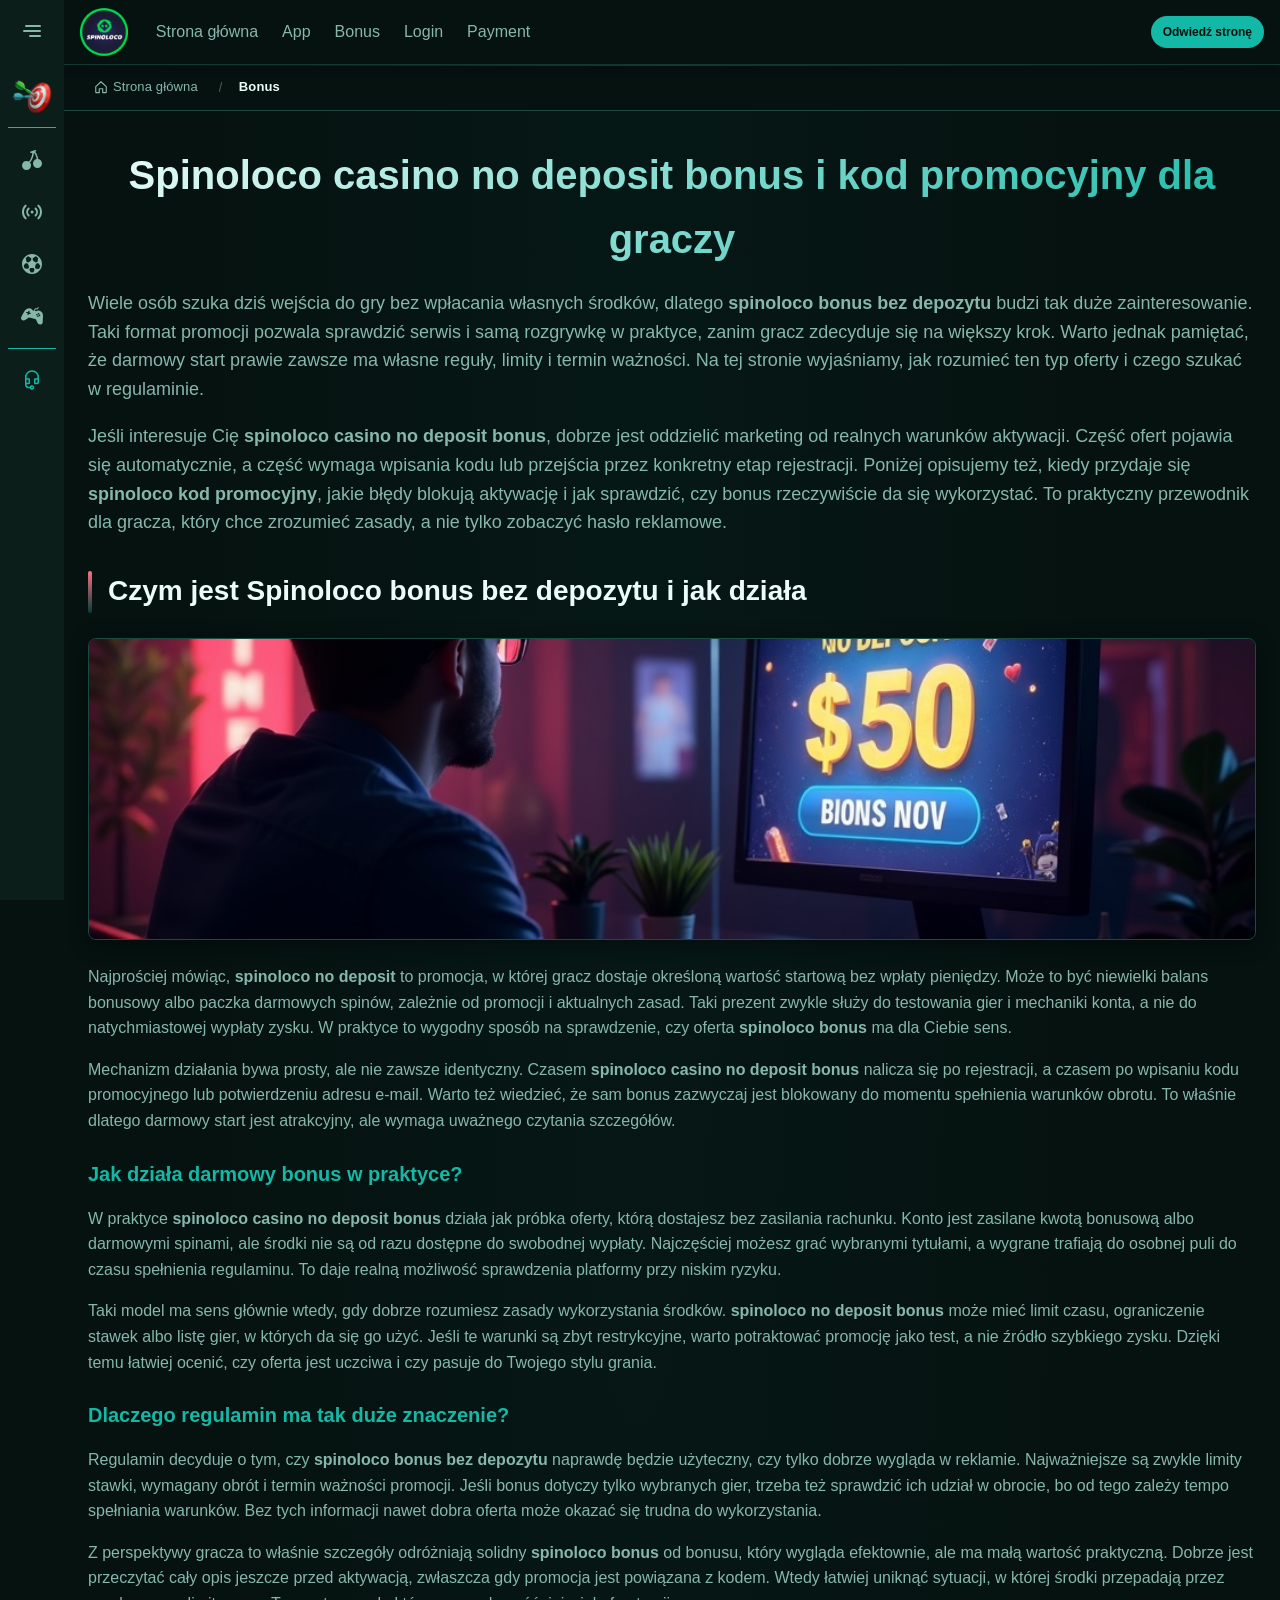
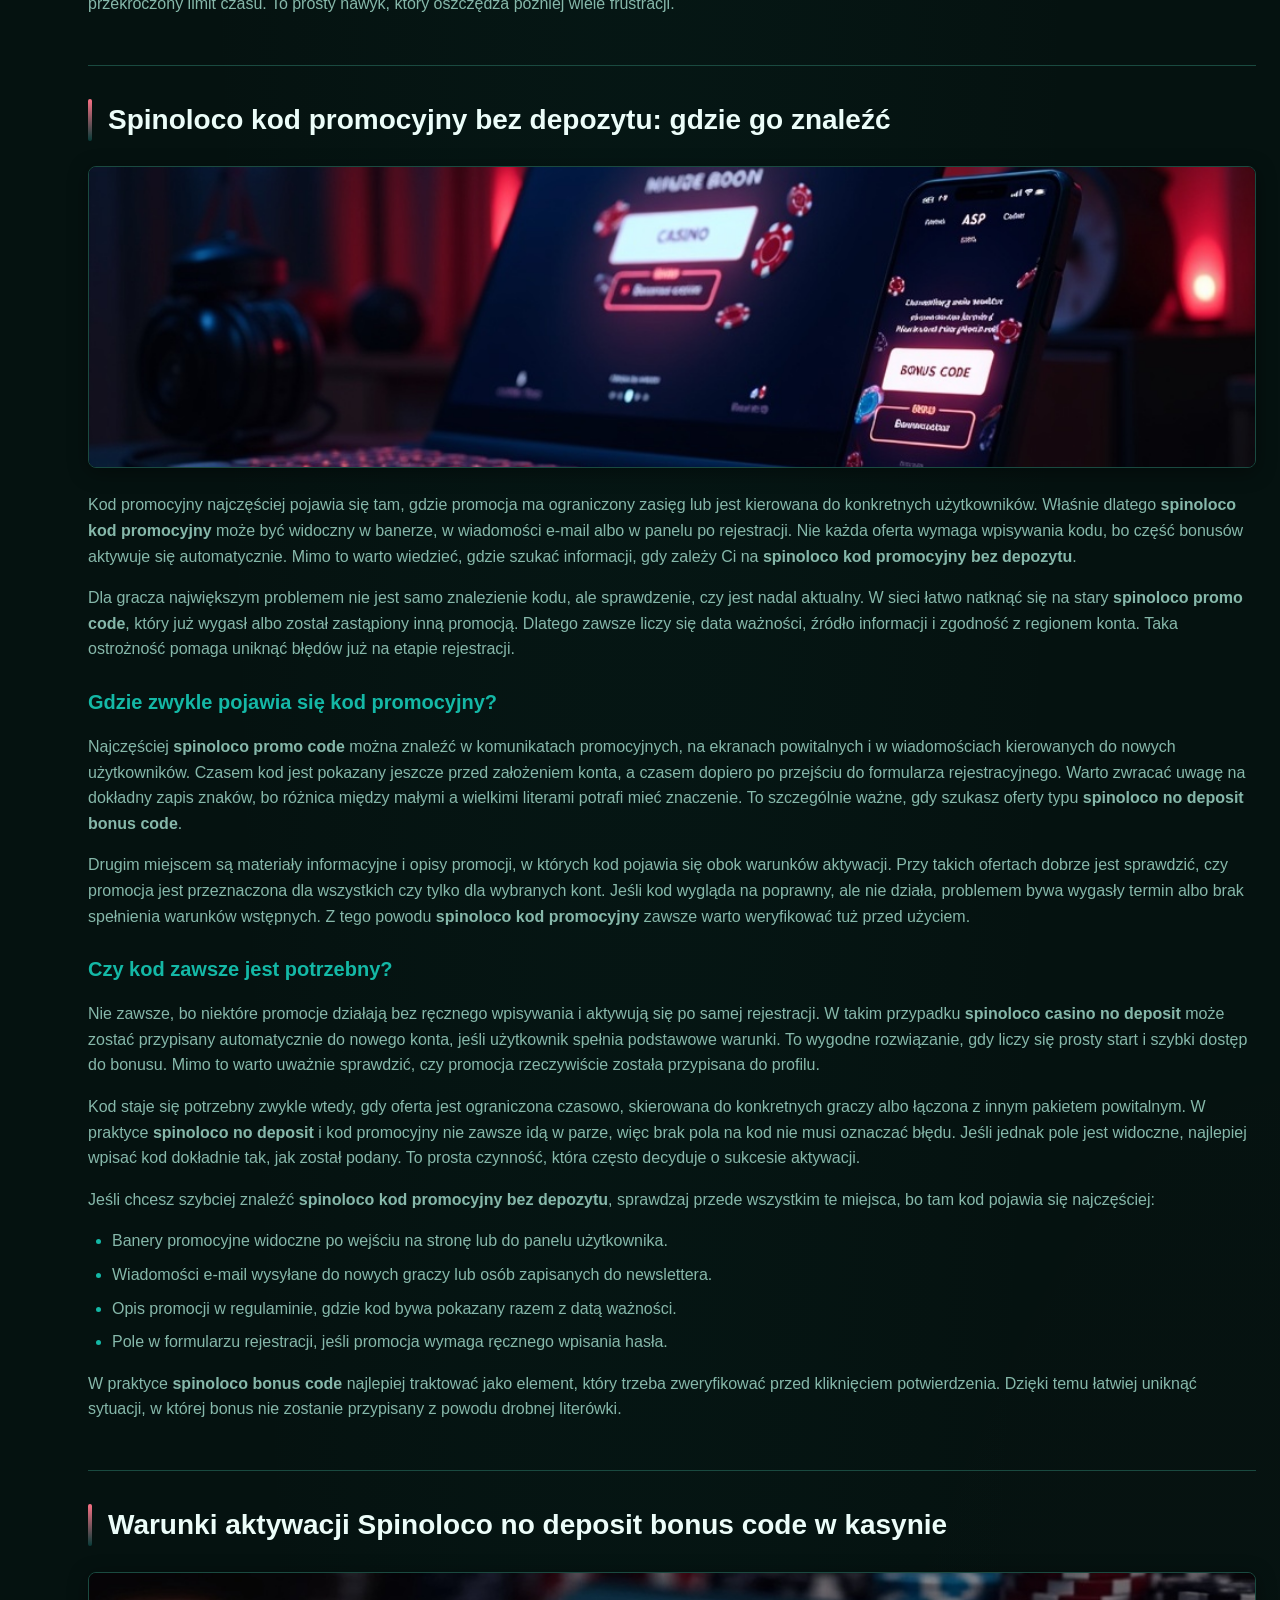
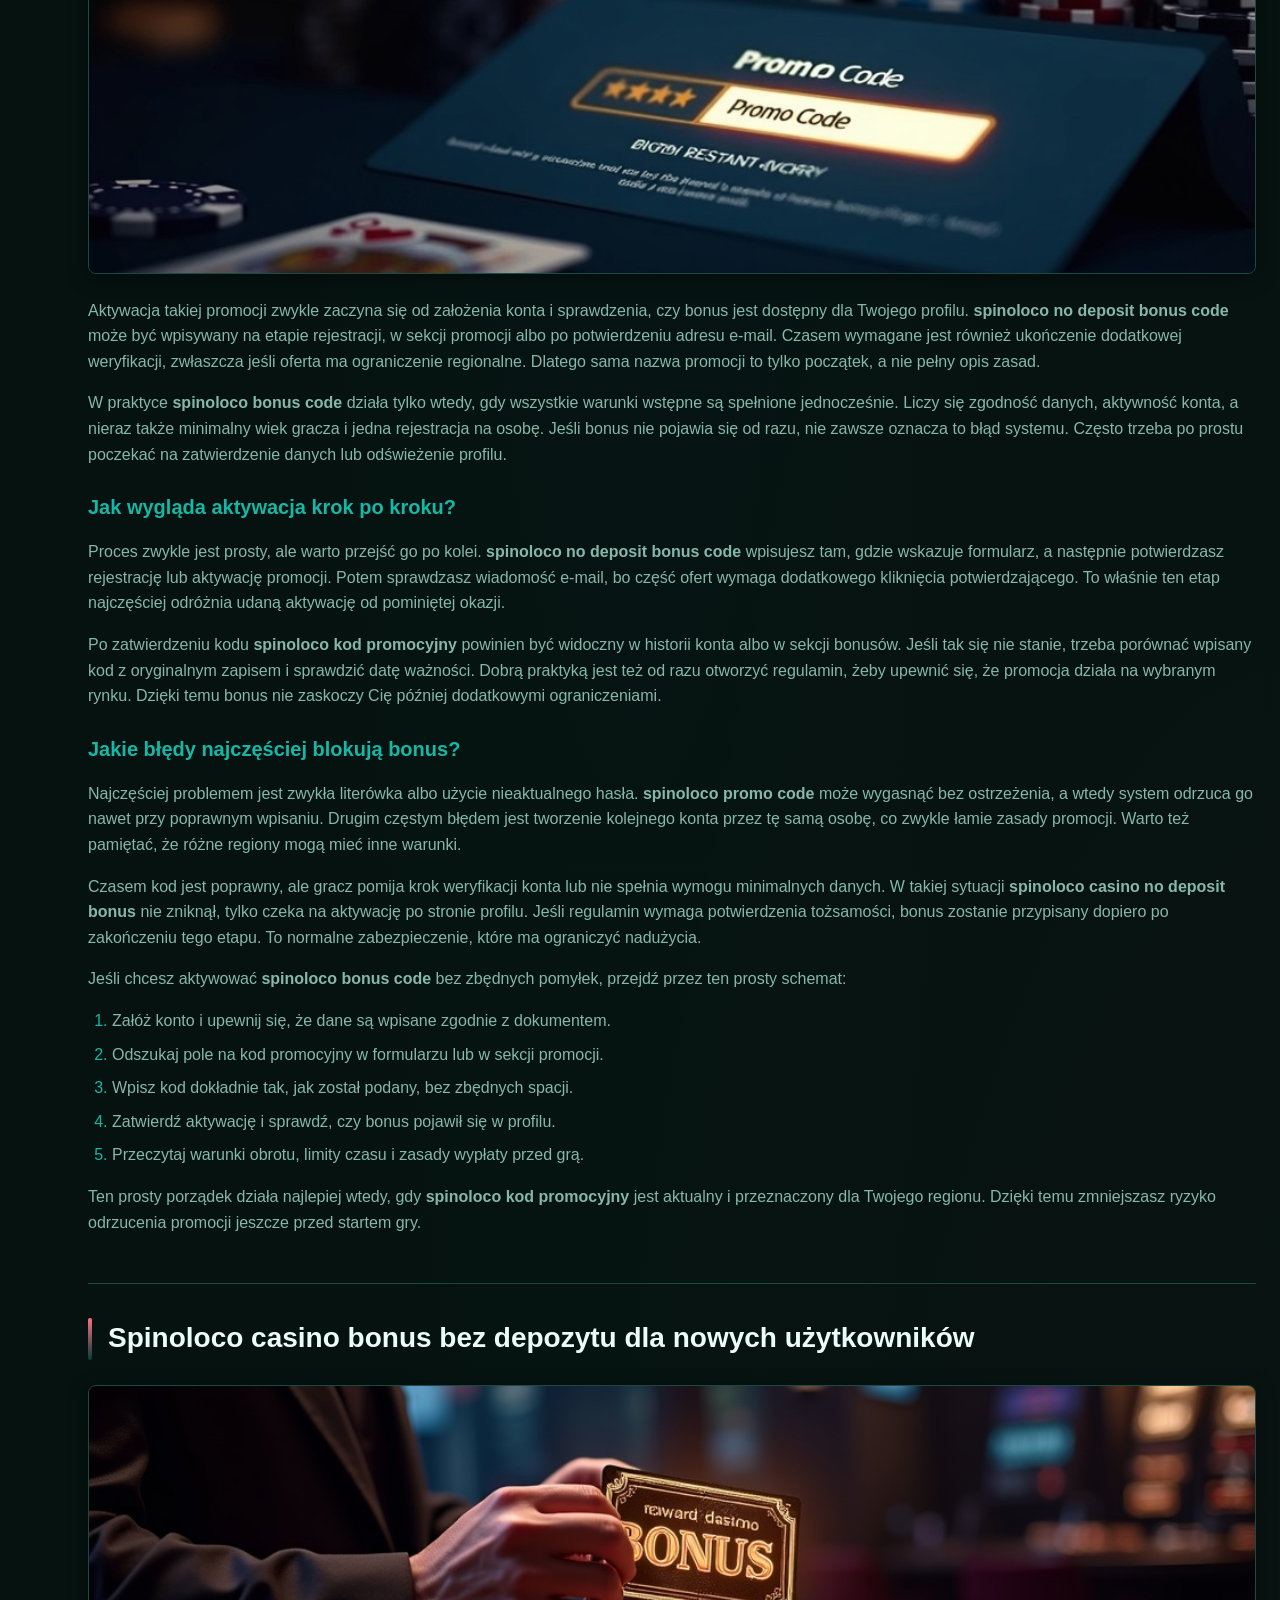
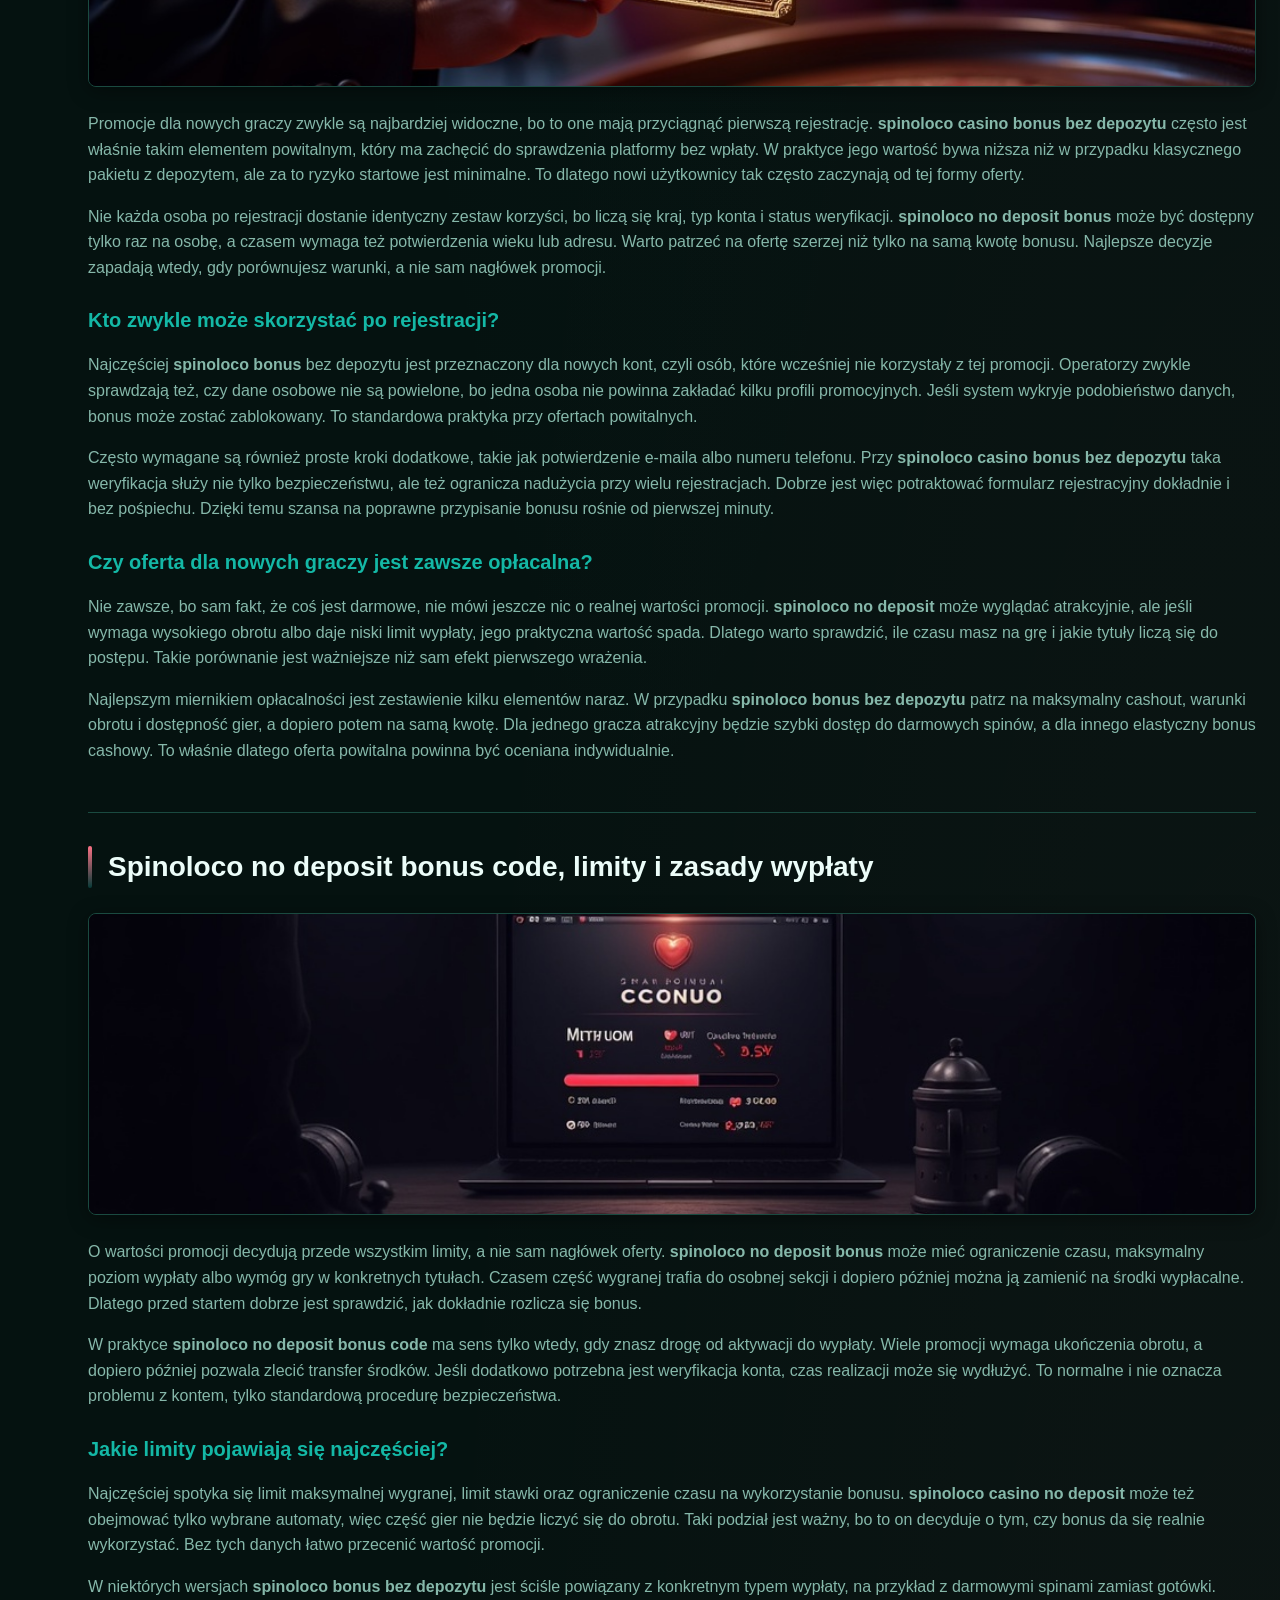
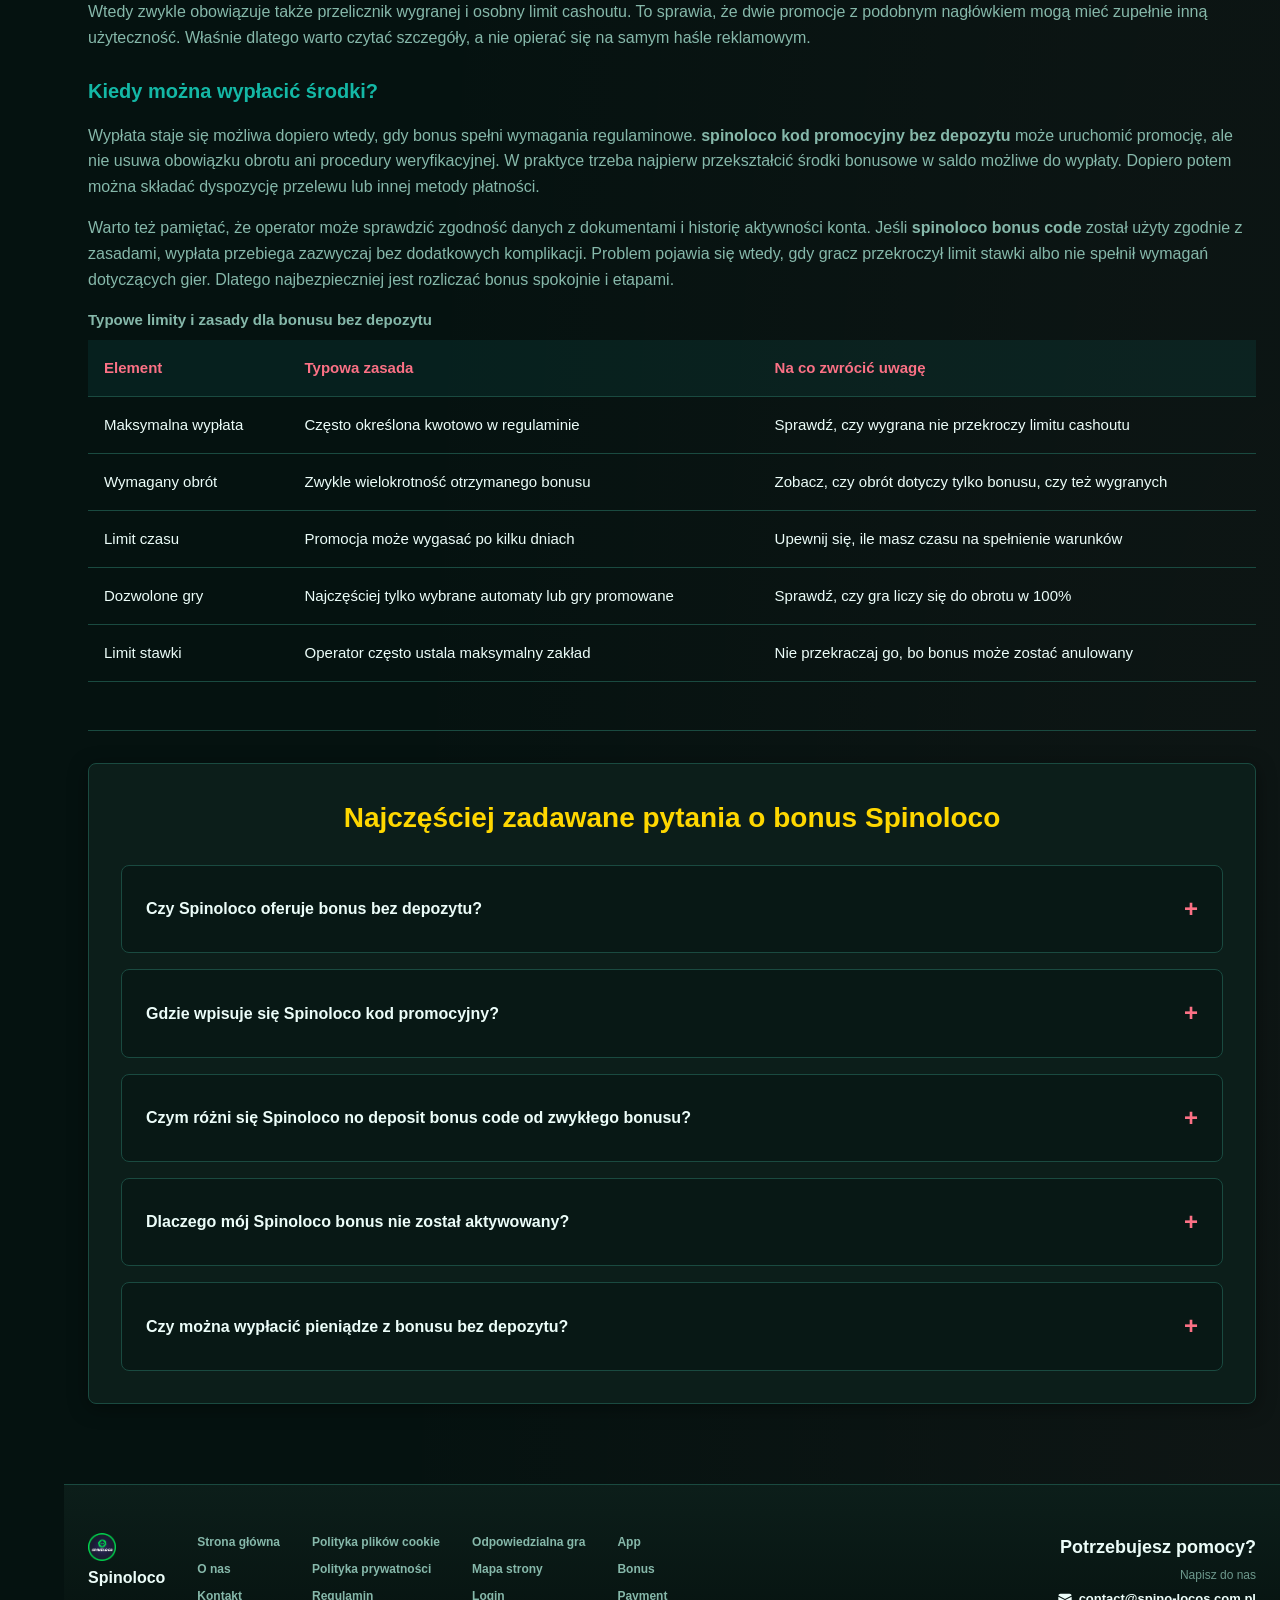
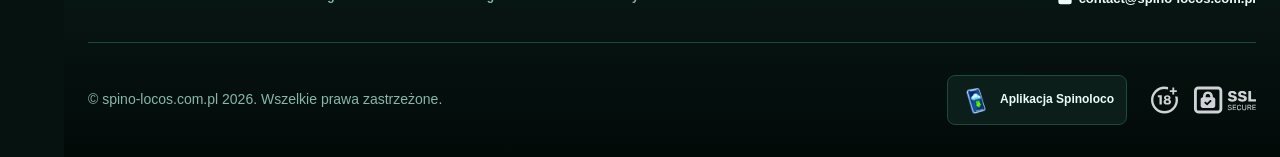
<file: bonus/index.html>
<!DOCTYPE html>
<html lang="pl">
<head>
    <meta charset="UTF-8">
    <meta name="viewport" content="width=device-width, initial-scale=1.0">
    <meta http-equiv="X-UA-Compatible" content="IE=edge">
    <meta name="robots" content="index, follow">
    <meta name="revisit-after" content="7 days">
    <title>Spinoloco - casino no deposit bonus i kod promocyjny</title>
    <meta name="title" content="Spinoloco - casino no deposit bonus i kod promocyjny">
    <meta name="description" content="Spinoloco casino no deposit bonus 🎰 sprawdź 50 darmowych spinów bez wpłaty, a Spinoloco kod promocyjny bez depozytu znajdziesz tutaj i odbierz bonus.">
    <meta name="keywords" content="spinoloco casino bonus bez depozytu, spinoloco bonus code, spinoloco kod promocyjny bez depozytu, spinoloco casino no deposit bonus, spinoloco kod promocyjny, spinoloco no deposit bonus code, spinoloco promo code, spinoloco bonus, spinoloco casino no deposit, spinoloco bonus bez depozytu, spinoloco no deposit, spinoloco no deposit bonus">

    <link rel="canonical" href="https://kluthepoland.com.pl/bonus/">

    <link rel="icon" type="image/png" sizes="32x32" href="/favicon-32x32.png">

    <meta property="og:title" content="Spinoloco - casino no deposit bonus i kod promocyjny">
    <meta property="og:description" content="Spinoloco casino no deposit bonus 🎰 sprawdź 50 darmowych spinów bez wpłaty, a Spinoloco kod promocyjny bez depozytu znajdziesz tutaj i odbierz bonus.">
    <meta property="og:type" content="website">
    <meta property="og:url" content="https://kluthepoland.com.pl/bonus/">
    <meta property="og:site_name" content="Spinoloco">
    <meta property="og:locale" content="pl">
    <meta property="og:image" content="https://kluthepoland.com.pl/images/logo.png">

    <meta name="twitter:card" content="summary">
    <meta name="twitter:title" content="Spinoloco - casino no deposit bonus i kod promocyjny">
    <meta name="twitter:description" content="Spinoloco casino no deposit bonus 🎰 sprawdź 50 darmowych spinów bez wpłaty, a Spinoloco kod promocyjny bez depozytu znajdziesz tutaj i odbierz bonus.">
    <meta name="twitter:url" content="https://kluthepoland.com.pl/bonus/">
    <meta name="twitter:image" content="https://kluthepoland.com.pl/images/logo.png">

    <link rel="stylesheet" href="/css/style.css">

    <link rel="stylesheet" href="/css/layout.css">

</head>
<body>
    <div class="nav-sidebar-2bcc5beb isFull" id="navSidebar">
        <div class="nav-sidebar-content-2bcc5beb">
            <div class="nav-sidebar-wrapped-2bcc5beb">
                <div class="nav-sidebar-header-2bcc5beb">
                    <button class="nav-sidebar-header-toggle-2bcc5beb" aria-label="Toggle menu">
                        <span class="nav-sidebar-header-wrap-2bcc5beb">
                            <svg class="m-icon-2bcc5beb">
                                <use xlink:href="/assets/icons/sidebar/sprites.svg#hamburger-r"/>
                            </svg>
                        </span>
                    </button>
                </div>
                <div class="nav-sidebar-wrapped-content-2bcc5beb hideScrollbar-2bcc5beb">
                    <div class="divider-bottom-2bcc5beb">
                        <div class="nav-card nav-sidebar-card--wrapped-2bcc5beb">


                            <a href="/go" class="nav-card__button-2bcc5beb"
                               title="Misje" rel="noindex nofollow">
                                <img src="/assets/icons/sidebar/missions.webp"
                                     alt="Misje spinoloco casino no deposit"
                                     title="Misje spinoloco casino no deposit"
                                     class="nav-card__img-2bcc5beb">
                            </a>
                        </div>
                    </div>

                        <div class="nav-sidebar-wrapped-item-2bcc5beb">
                            <a href="/go" title="Wszystkie gry"
                               class="nav-sidebar-icon-2bcc5beb" rel="noindex nofollow">
                                <svg class="m-icon-2bcc5beb">
                                    <use xlink:href="/assets/icons/sidebar/sprites.svg#all-games"/>
                                </svg>
                            </a>
                        </div>
                        <div class="nav-sidebar-wrapped-item-2bcc5beb">
                            <a href="/go" title="Na żywo"
                               class="nav-sidebar-icon-2bcc5beb" rel="noindex nofollow">
                                <svg class="m-icon-2bcc5beb">
                                    <use xlink:href="/assets/icons/sidebar/sprites.svg#live"/>
                                </svg>
                            </a>
                        </div>
                        <div class="nav-sidebar-wrapped-item-2bcc5beb">
                            <a href="/go" title="Sport"
                               class="nav-sidebar-icon-2bcc5beb" rel="noindex nofollow">
                                <svg class="m-icon-2bcc5beb">
                                    <use xlink:href="/assets/icons/sidebar/sprites.svg#sport-soccer"/>
                                </svg>
                            </a>
                        </div>
                        <div class="nav-sidebar-wrapped-item-2bcc5beb">
                            <a href="/go" title="E-sport"
                               class="nav-sidebar-icon-2bcc5beb" rel="noindex nofollow">
                                <svg class="m-icon-2bcc5beb">
                                    <use xlink:href="/assets/icons/sidebar/sprites.svg#target-gamepad"/>
                                </svg>
                            </a>
                        </div>

                    <div class="divider-top-2bcc5beb">
                        <a href="/go" title="Wsparcie"
                           class="nav-sidebar-support-wrapped-2bcc5beb nav-sidebar-icon-2bcc5beb" rel="noindex nofollow">
                            <svg class="m-icon-2bcc5beb">
                                <use xlink:href="/assets/icons/sidebar/sprites.svg#support"/>
                            </svg>
                        </a>
                    </div>
                </div>
            </div>
        </div>
    </div>

    <div class="nav-sidebar-expanded-2bcc5beb" id="navSidebarExpanded">
        <div class="nav-sidebar-header-2bcc5beb">
            <button class="nav-sidebar-header-toggle-2bcc5beb" aria-label="Close menu">
                <span class="nav-sidebar-header-wrap-2bcc5beb">
                    <svg class="m-icon-2bcc5beb">
                        <use xlink:href="/assets/icons/sidebar/sprites.svg#cross"/>
                    </svg>
                </span>
            </button>
                <a href="/" class="nav-logo-2bcc5beb nav-sidebar-header-logo-2bcc5beb" title="Spinoloco">
                    <img src="/images/logo.png" alt="Spinoloco" title="Spinoloco">
                </a>
        </div>
        <div class="nav-sidebar-expanded-content-2bcc5beb">
            <div class="nav-sidebar-expanded-scrollY-2bcc5beb hideScrollbar-2bcc5beb nav-sidebar-expanded--gap-2bcc5beb">
                <div class="nav-sidebar-expanded-cards-2bcc5beb">


                        <div class="nav-card nav-sidebar-card-2bcc5beb">
                            <a href="/go" class="nav-card__button-2bcc5beb"
                               title="Bonus" rel="noindex nofollow">
                                <img src="/assets/icons/sidebar/bonus.webp" alt="Bonus spinoloco no deposit bonus"
                                     title="Bonus spinoloco no deposit bonus" class="nav-card__img-2bcc5beb">
                                <span class="nav-card__title-2bcc5beb">Bonus</span>
                            </a>
                        </div>


                        <div class="nav-card nav-sidebar-card-2bcc5beb">
                            <a href="/go" class="nav-card__button-2bcc5beb"
                               title="Misje" rel="noindex nofollow">
                                <img src="/assets/icons/sidebar/missions.webp" alt="Misje spinoloco casino no deposit"
                                     title="Misje spinoloco casino no deposit" class="nav-card__img-2bcc5beb">
                                <span class="nav-card__title-2bcc5beb">Misje</span>
                            </a>
                        </div>

                    <div class="nav-sidebar-cards-grid-2bcc5beb">


                            <div class="nav-card nav-sidebar-card-2bcc5beb">
                                <a href="/go" class="nav-card__button-2bcc5beb"
                                   title="Koło fortuny" rel="noindex nofollow">
                                    <img src="/assets/icons/sidebar/wheel.gif" alt="Koło fortuny spinoloco casino bonus bez depozytu"
                                         title="Koło fortuny spinoloco casino bonus bez depozytu" class="nav-card__img-2bcc5beb">
                                    <span class="nav-card__title-2bcc5beb">Koło fortuny</span>
                                </a>
                            </div>


                            <div class="nav-card nav-sidebar-card-2bcc5beb">
                                <a href="/go" class="nav-card__button-2bcc5beb"
                                   title="Program lojalnościowy" rel="noindex nofollow">
                                    <img src="/assets/icons/sidebar/loyalty.webp" alt="Program lojalnościowy spinoloco bonus"
                                         title="Program lojalnościowy spinoloco bonus" class="nav-card__img-2bcc5beb">
                                    <span class="nav-card__title-2bcc5beb">Program lojalnościowy</span>
                                </a>
                            </div>


                            <div class="nav-card nav-sidebar-card-2bcc5beb">
                                <a href="/go" class="nav-card__button-2bcc5beb"
                                   title="Zwrot gotówki" rel="noindex nofollow">
                                    <img src="/assets/icons/sidebar/cashback.webp" alt="Zwrot gotówki spinoloco casino no deposit bonus"
                                         title="Zwrot gotówki spinoloco casino no deposit bonus" class="nav-card__img-2bcc5beb">
                                    <span class="nav-card__title-2bcc5beb">Zwrot gotówki</span>
                                </a>
                            </div>


                            <div class="nav-card nav-sidebar-card-2bcc5beb">
                                <a href="/go" class="nav-card__button-2bcc5beb"
                                   title="Klub VIP" rel="noindex nofollow">
                                    <img src="/assets/icons/sidebar/vipclub.webp" alt="Klub VIP spinoloco bonus bez depozytu"
                                         title="Klub VIP spinoloco bonus bez depozytu" class="nav-card__img-2bcc5beb">
                                    <span class="nav-card__title-2bcc5beb">Klub VIP</span>
                                </a>
                            </div>


                            <div class="nav-card nav-sidebar-card-2bcc5beb">
                                <a href="/go" class="nav-card__button-2bcc5beb"
                                   title="Promocje" rel="noindex nofollow">
                                    <img src="/assets/icons/sidebar/promotions.webp" alt="Promocje spinoloco bonus bez depozytu"
                                         title="Promocje spinoloco bonus bez depozytu" class="nav-card__img-2bcc5beb">
                                    <span class="nav-card__title-2bcc5beb">Promocje</span>
                                </a>
                            </div>
                    </div>
                </div>

                <ul class="nav-sidebar-items-2bcc5beb nav-sidebar-expanded-items-2bcc5beb">
                        <li class="nav-sidebar-items-item">
                            <a href="/go" class="nav-sidebar-items-dropdown"
                               title="Wszystkie gry" rel="noindex nofollow">
                                <div class="nav-sidebar-items-title-2bcc5beb nav-sidebar-items-title--light-2bcc5beb">
                                    <div class="m-icon-container-2bcc5beb nav-sidebar-item-icon-2bcc5beb">
                                        <svg class="m-icon-2bcc5beb">
                                            <use xlink:href="/assets/icons/sidebar/sprites.svg#all-games"/>
                                        </svg>
                                    </div>
                                    <span>Wszystkie gry</span>
                                </div>
                            </a>
                        </li>
                        <li class="nav-sidebar-items-item">
                            <a href="/go" class="nav-sidebar-items-dropdown"
                               title="Na żywo" rel="noindex nofollow">
                                <div class="nav-sidebar-items-title-2bcc5beb nav-sidebar-items-title--light-2bcc5beb">
                                    <div class="m-icon-container-2bcc5beb nav-sidebar-item-icon-2bcc5beb">
                                        <svg class="m-icon-2bcc5beb">
                                            <use xlink:href="/assets/icons/sidebar/sprites.svg#live"/>
                                        </svg>
                                    </div>
                                    <span>Na żywo</span>
                                </div>
                            </a>
                        </li>
                        <li class="nav-sidebar-items-item">
                            <a href="/go" class="nav-sidebar-items-dropdown"
                               title="Sport" rel="noindex nofollow">
                                <div class="nav-sidebar-items-title-2bcc5beb nav-sidebar-items-title--light-2bcc5beb">
                                    <div class="m-icon-container-2bcc5beb nav-sidebar-item-icon-2bcc5beb">
                                        <svg class="m-icon-2bcc5beb">
                                            <use xlink:href="/assets/icons/sidebar/sprites.svg#sport-soccer"/>
                                        </svg>
                                    </div>
                                    <span>Sport</span>
                                </div>
                            </a>
                        </li>
                        <li class="nav-sidebar-items-item">
                            <a href="/go" class="nav-sidebar-items-dropdown"
                               title="E-sport" rel="noindex nofollow">
                                <div class="nav-sidebar-items-title-2bcc5beb nav-sidebar-items-title--light-2bcc5beb">
                                    <div class="m-icon-container-2bcc5beb nav-sidebar-item-icon-2bcc5beb">
                                        <svg class="m-icon-2bcc5beb">
                                            <use xlink:href="/assets/icons/sidebar/sprites.svg#target-gamepad"/>
                                        </svg>
                                    </div>
                                    <span>E-sport</span>
                                </div>
                            </a>
                        </li>
                </ul>

                <ul class="nav-sidebar-items-2bcc5beb nav-sidebar-expanded-items-2bcc5beb flex-1-2bcc5beb"></ul>

                <div class="nav-sidebar-expanded-support-2bcc5beb">
                    <div class="nav-sidebar-expanded-support-help-2bcc5beb">
                        <a href="/go" title="Wsparcie"
                           class="m-button-2bcc5beb m-button--success-2bcc5beb m-button--m-2bcc5beb nav-sidebar-support-2bcc5beb"
                           rel="noindex nofollow">
                            <div class="m-button-content-2bcc5beb">
                                <svg class="m-icon-2bcc5beb">
                                    <use xlink:href="/assets/icons/sidebar/sprites.svg#support"/>
                                </svg>
                                Wsparcie
                            </div>
                        </a>
                    </div>
                </div>

                <div class="nav-sidebar-expanded-app-links-2bcc5beb">
                    <a href="/go" class="footer-app-button-2bcc5beb"
                       title="Aplikacja Spinoloco" rel="noindex nofollow">
                        <img class="footer-app-button-image-2bcc5beb"
                             alt="Aplikacja Spinoloco"
                             title="Aplikacja Spinoloco"
                             src="/assets/icons/mobile/app-button-icon.webp">
                        <div class="footer-app-button-text-2bcc5beb">
                            <p class="m-text-2bcc5beb m-fs12-2bcc5beb m-fw700-2bcc5beb m-lh160-2bcc5beb footer-app-button-title-2bcc5beb">Aplikacja Spinoloco</p>
                            <p class="m-text-2bcc5beb m-fs10-2bcc5beb m-fw500-2bcc5beb m-lh160-2bcc5beb footer-app-button-description-2bcc5beb"
                               style="color: #ffffff;">Zainstaluj naszą aplikację</p>
                        </div>
                    </a>
                </div>
            </div>
        </div>
    </div>

    <div class="bottom-overlays-2bcc5beb">
        <div class="bottom-action-buttons-2bcc5beb bottom-overlays__action-buttons-2bcc5beb">
            <div class="bottom-communication-button-2bcc5beb">
                <button class="m-button-2bcc5beb m-gradient-border m-button--secondary-2bcc5beb m-button--m-2bcc5beb scroll-top-btn-2bcc5beb"
                        aria-label="Scroll to top" title="Scroll to top">
                    <div class="m-icon-container-2bcc5beb">
                        <span class="scroll-top-arrow-2bcc5beb">&uarr;</span>
                    </div>
                </button>
            </div>
        </div>

        <nav class="mobile-nav-2bcc5beb" aria-label="Mobile navigation">
            <div class="mobile-nav-wrap-2bcc5beb">
                <a href="/go" title="Wszystkie gry"
                   rel="noindex nofollow" target="_blank">
                    <div class="mobile-nav-item-2bcc5beb">
                        <div class="mobile-nav-item__icon-wrap-2bcc5beb">
                            <svg class="m-icon-2bcc5beb m-icon-loadable mobile-nav-item__icon-2bcc5beb">
                                <use xlink:href="/assets/icons/sidebar/sprites.svg#all-games"/>
                            </svg>
                        </div>
                        <p class="m-text-2bcc5beb m-fs10-2bcc5beb m-fw600-2bcc5beb m-lh160-2bcc5beb m-text-center-2bcc5beb mobile-nav-item__text-2bcc5beb">Wszystkie gry</p>
                    </div>
                </a>

                <a href="/go" title="Sport"
                   rel="noindex nofollow" target="_blank">
                    <div class="mobile-nav-item-2bcc5beb">
                        <div class="mobile-nav-item__icon-wrap-2bcc5beb">
                            <svg class="m-icon-2bcc5beb m-icon-loadable mobile-nav-item__icon-2bcc5beb">
                                <use xlink:href="/assets/icons/sidebar/sprites.svg#sport-soccer"/>
                            </svg>
                        </div>
                        <p class="m-text-2bcc5beb m-fs10-2bcc5beb m-fw600-2bcc5beb m-lh160-2bcc5beb m-text-center-2bcc5beb mobile-nav-item__text-2bcc5beb">Sport</p>
                    </div>
                </a>

                <div class="mobile-nav-item-2bcc5beb">
                    <a href="/go"
                       class="m-button-2bcc5beb m-gradient-border m-button--primary-2bcc5beb m-button--m-2bcc5beb mobile-nav-item__icon-wrap-2bcc5beb"
                       title="Odwiedź stronę"
                       rel="noindex nofollow" target="_blank">
                        <div class="m-button-content-2bcc5beb">
                            <svg class="m-icon-2bcc5beb m-icon-loadable mobile-nav-item__icon-2bcc5beb">
                                <use xlink:href="/assets/icons/sidebar/sprites.svg#person"/>
                            </svg>
                        </div>
                    </a>
                    <p class="m-text-2bcc5beb m-fs10-2bcc5beb m-fw600-2bcc5beb m-lh160-2bcc5beb m-text-center-2bcc5beb mobile-nav-item__text-2bcc5beb">Odwiedź stronę</p>
                </div>

                <a href="/go" title="Bonus"
                   rel="noindex nofollow" target="_blank">
                    <div class="mobile-nav-item-2bcc5beb">
                        <div class="mobile-nav-item__icon-wrap-2bcc5beb">
                            <svg class="m-icon-2bcc5beb m-icon-loadable mobile-nav-item__icon-2bcc5beb">
                                <use xlink:href="/assets/icons/sidebar/sprites.svg#gift"/>
                            </svg>
                        </div>
                        <p class="m-text-2bcc5beb m-fs10-2bcc5beb m-fw600-2bcc5beb m-lh160-2bcc5beb m-text-center-2bcc5beb mobile-nav-item__text-2bcc5beb">Bonus</p>
                    </div>
                </a>

                <a href="/go" title="Misje"
                   rel="noindex nofollow" target="_blank">
                    <div class="mobile-nav-item-2bcc5beb">
                        <div class="mobile-nav-item__icon-wrap-2bcc5beb">
                            <svg class="m-icon-2bcc5beb m-icon-loadable mobile-nav-item__icon-2bcc5beb">
                                <use xlink:href="/assets/icons/sidebar/sprites.svg#activities"/>
                            </svg>
                        </div>
                        <p class="m-text-2bcc5beb m-fs10-2bcc5beb m-fw600-2bcc5beb m-lh160-2bcc5beb m-text-center-2bcc5beb mobile-nav-item__text-2bcc5beb">Misje</p>
                    </div>
                </a>
            </div>
        </nav>
    </div>


    <div class="site-wrapper-2bcc5beb with-sidebar-2bcc5beb">
<nav class="main-nav-2bcc5beb">
    <div class="main-nav-content-2bcc5beb">
        <div class="main-nav-content-left-2bcc5beb">
            <button class="main-nav-content-toggle-2bcc5beb nav-sidebar-header-toggle-2bcc5beb" aria-label="Toggle menu" aria-expanded="false">
                <svg class="m-icon-2bcc5beb m-icon-loadable">
                    <use xlink:href="/assets/icons/sidebar/sprites.svg#hamburger"/>
                </svg>
            </button>

            <a href="/" class="nav-logo-2bcc5beb main-nav-logo-2bcc5beb" title="Spinoloco">
                <img src="/images/logo.png" alt="Spinoloco" title="Spinoloco">
            </a>
        </div>

        <div class="main-nav-content-center-2bcc5beb">
            <a href="/" class="nav-link-2bcc5beb" title="Strona główna">Strona główna</a>
            <a href="/app/" class="nav-link-2bcc5beb" title="App">App</a>
            <a href="/bonus/" class="nav-link-2bcc5beb" title="Bonus">Bonus</a>
            <a href="/login/" class="nav-link-2bcc5beb" title="Login">Login</a>
            <a href="/payment/" class="nav-link-2bcc5beb" title="Payment">Payment</a>
        </div>

        <div class="main-nav-content-auth-2bcc5beb">
            <a class="m-button-2bcc5beb m-gradient-border m-button--primary-2bcc5beb m-button--s-2bcc5beb"
               href="/go" title="Odwiedź stronę"
               rel="noindex nofollow" target="_blank">
                <div class="m-button-content-2bcc5beb">Odwiedź stronę</div>
            </a>
        </div>
    </div>
</nav><div class="breadcrumb-bar-2bcc5beb">
    <div class="container-2bcc5beb">
        <nav class="breadcrumbs-2bcc5beb" aria-label="Breadcrumb">
            <ol class="breadcrumb-list-2bcc5beb">
                <li class="breadcrumb-item-2bcc5beb">
                    <a href="/" title="Strona główna">
                        <svg class="breadcrumb-home-icon-2bcc5beb" viewBox="0 0 16 16" fill="none" aria-hidden="true">
                            <path d="M2 7.5L8 2l6 5.5V14a.5.5 0 0 1-.5.5H10V10H6v4.5H2.5A.5.5 0 0 1 2 14V7.5Z" stroke="currentColor" stroke-width="1.3" stroke-linejoin="round"/>
                        </svg>
                        <span>Strona główna</span>
                    </a>
                </li>
                <li class="breadcrumb-item-2bcc5beb current-2bcc5beb" aria-current="page">
                    Bonus
                </li>
            </ol>
        </nav>
    </div>
</div>

        <main class="main-content-2bcc5beb">
<article class="page-content-2bcc5beb">
    <div class="container-2bcc5beb">




        <header class="page-header-2bcc5beb">
            <h1>Spinoloco casino no deposit bonus i kod promocyjny dla graczy</h1>
            <div class="intro-2bcc5beb">
                <p>Wiele osób szuka dziś wejścia do gry bez wpłacania własnych środków, dlatego <strong>spinoloco bonus bez depozytu</strong> budzi tak duże zainteresowanie. Taki format promocji pozwala sprawdzić serwis i samą rozgrywkę w praktyce, zanim gracz zdecyduje się na większy krok. Warto jednak pamiętać, że darmowy start prawie zawsze ma własne reguły, limity i termin ważności. Na tej stronie wyjaśniamy, jak rozumieć ten typ oferty i czego szukać w regulaminie.</p>
                <p>Jeśli interesuje Cię <strong>spinoloco casino no deposit bonus</strong>, dobrze jest oddzielić marketing od realnych warunków aktywacji. Część ofert pojawia się automatycznie, a część wymaga wpisania kodu lub przejścia przez konkretny etap rejestracji. Poniżej opisujemy też, kiedy przydaje się <strong>spinoloco kod promocyjny</strong>, jakie błędy blokują aktywację i jak sprawdzić, czy bonus rzeczywiście da się wykorzystać. To praktyczny przewodnik dla gracza, który chce zrozumieć zasady, a nie tylko zobaczyć hasło reklamowe.</p>
            </div>
        </header>



        <section class="content-section-2bcc5beb card-2bcc5beb">
            <h2 id="toc-s0">Czym jest Spinoloco bonus bez depozytu i jak działa</h2>

            <div class="section-image-2bcc5beb">
                <img src="/images/czym-jest-bonus-bez-depozytu.png" alt="Gracz przy ekranie kasyna z informacją o bonusie bez depozytu" title="Gracz przy ekranie kasyna z informacją o bonusie bez depozytu" loading="lazy">
            </div>

            <p>Najprościej mówiąc, <strong>spinoloco no deposit</strong> to promocja, w której gracz dostaje określoną wartość startową bez wpłaty pieniędzy. Może to być niewielki balans bonusowy albo paczka darmowych spinów, zależnie od promocji i aktualnych zasad. Taki prezent zwykle służy do testowania gier i mechaniki konta, a nie do natychmiastowej wypłaty zysku. W praktyce to wygodny sposób na sprawdzenie, czy oferta <strong>spinoloco bonus</strong> ma dla Ciebie sens.</p>
            <p>Mechanizm działania bywa prosty, ale nie zawsze identyczny. Czasem <strong>spinoloco casino no deposit bonus</strong> nalicza się po rejestracji, a czasem po wpisaniu kodu promocyjnego lub potwierdzeniu adresu e-mail. Warto też wiedzieć, że sam bonus zazwyczaj jest blokowany do momentu spełnienia warunków obrotu. To właśnie dlatego darmowy start jest atrakcyjny, ale wymaga uważnego czytania szczegółów.</p>

                
        <h3 id="toc-s0-b0">Jak działa darmowy bonus w praktyce?</h3>
            <p>W praktyce <strong>spinoloco casino no deposit bonus</strong> działa jak próbka oferty, którą dostajesz bez zasilania rachunku. Konto jest zasilane kwotą bonusową albo darmowymi spinami, ale środki nie są od razu dostępne do swobodnej wypłaty. Najczęściej możesz grać wybranymi tytułami, a wygrane trafiają do osobnej puli do czasu spełnienia regulaminu. To daje realną możliwość sprawdzenia platformy przy niskim ryzyku.</p>
            <p>Taki model ma sens głównie wtedy, gdy dobrze rozumiesz zasady wykorzystania środków. <strong>spinoloco no deposit bonus</strong> może mieć limit czasu, ograniczenie stawek albo listę gier, w których da się go użyć. Jeśli te warunki są zbyt restrykcyjne, warto potraktować promocję jako test, a nie źródło szybkiego zysku. Dzięki temu łatwiej ocenić, czy oferta jest uczciwa i czy pasuje do Twojego stylu grania.</p>



                
        <h3 id="toc-s0-b1">Dlaczego regulamin ma tak duże znaczenie?</h3>
            <p>Regulamin decyduje o tym, czy <strong>spinoloco bonus bez depozytu</strong> naprawdę będzie użyteczny, czy tylko dobrze wygląda w reklamie. Najważniejsze są zwykle limity stawki, wymagany obrót i termin ważności promocji. Jeśli bonus dotyczy tylko wybranych gier, trzeba też sprawdzić ich udział w obrocie, bo od tego zależy tempo spełniania warunków. Bez tych informacji nawet dobra oferta może okazać się trudna do wykorzystania.</p>
            <p>Z perspektywy gracza to właśnie szczegóły odróżniają solidny <strong>spinoloco bonus</strong> od bonusu, który wygląda efektownie, ale ma małą wartość praktyczną. Dobrze jest przeczytać cały opis jeszcze przed aktywacją, zwłaszcza gdy promocja jest powiązana z kodem. Wtedy łatwiej uniknąć sytuacji, w której środki przepadają przez przekroczony limit czasu. To prosty nawyk, który oszczędza później wiele frustracji.</p>



        </section>
        <section class="content-section-2bcc5beb card-2bcc5beb">
            <h2 id="toc-s1">Spinoloco kod promocyjny bez depozytu: gdzie go znaleźć</h2>

            <div class="section-image-2bcc5beb">
                <img src="/images/kod-promocyjny-gdzie-szukac.png" alt="Ekran kasyna z polem na kod promocyjny i neonowym podświetleniem" title="Ekran kasyna z polem na kod promocyjny i neonowym podświetleniem" loading="lazy">
            </div>

            <p>Kod promocyjny najczęściej pojawia się tam, gdzie promocja ma ograniczony zasięg lub jest kierowana do konkretnych użytkowników. Właśnie dlatego <strong>spinoloco kod promocyjny</strong> może być widoczny w banerze, w wiadomości e-mail albo w panelu po rejestracji. Nie każda oferta wymaga wpisywania kodu, bo część bonusów aktywuje się automatycznie. Mimo to warto wiedzieć, gdzie szukać informacji, gdy zależy Ci na <strong>spinoloco kod promocyjny bez depozytu</strong>.</p>
            <p>Dla gracza największym problemem nie jest samo znalezienie kodu, ale sprawdzenie, czy jest nadal aktualny. W sieci łatwo natknąć się na stary <strong>spinoloco promo code</strong>, który już wygasł albo został zastąpiony inną promocją. Dlatego zawsze liczy się data ważności, źródło informacji i zgodność z regionem konta. Taka ostrożność pomaga uniknąć błędów już na etapie rejestracji.</p>

                
        <h3 id="toc-s1-b0">Gdzie zwykle pojawia się kod promocyjny?</h3>
            <p>Najczęściej <strong>spinoloco promo code</strong> można znaleźć w komunikatach promocyjnych, na ekranach powitalnych i w wiadomościach kierowanych do nowych użytkowników. Czasem kod jest pokazany jeszcze przed założeniem konta, a czasem dopiero po przejściu do formularza rejestracyjnego. Warto zwracać uwagę na dokładny zapis znaków, bo różnica między małymi a wielkimi literami potrafi mieć znaczenie. To szczególnie ważne, gdy szukasz oferty typu <strong>spinoloco no deposit bonus code</strong>.</p>
            <p>Drugim miejscem są materiały informacyjne i opisy promocji, w których kod pojawia się obok warunków aktywacji. Przy takich ofertach dobrze jest sprawdzić, czy promocja jest przeznaczona dla wszystkich czy tylko dla wybranych kont. Jeśli kod wygląda na poprawny, ale nie działa, problemem bywa wygasły termin albo brak spełnienia warunków wstępnych. Z tego powodu <strong>spinoloco kod promocyjny</strong> zawsze warto weryfikować tuż przed użyciem.</p>



                
        <h3 id="toc-s1-b1">Czy kod zawsze jest potrzebny?</h3>
            <p>Nie zawsze, bo niektóre promocje działają bez ręcznego wpisywania i aktywują się po samej rejestracji. W takim przypadku <strong>spinoloco casino no deposit</strong> może zostać przypisany automatycznie do nowego konta, jeśli użytkownik spełnia podstawowe warunki. To wygodne rozwiązanie, gdy liczy się prosty start i szybki dostęp do bonusu. Mimo to warto uważnie sprawdzić, czy promocja rzeczywiście została przypisana do profilu.</p>
            <p>Kod staje się potrzebny zwykle wtedy, gdy oferta jest ograniczona czasowo, skierowana do konkretnych graczy albo łączona z innym pakietem powitalnym. W praktyce <strong>spinoloco no deposit</strong> i kod promocyjny nie zawsze idą w parze, więc brak pola na kod nie musi oznaczać błędu. Jeśli jednak pole jest widoczne, najlepiej wpisać kod dokładnie tak, jak został podany. To prosta czynność, która często decyduje o sukcesie aktywacji.</p>



                
        <p>Jeśli chcesz szybciej znaleźć <strong>spinoloco kod promocyjny bez depozytu</strong>, sprawdzaj przede wszystkim te miejsca, bo tam kod pojawia się najczęściej:</p>
        <ul class="content-list-2bcc5beb">
                <li>Banery promocyjne widoczne po wejściu na stronę lub do panelu użytkownika.</li>
                <li>Wiadomości e-mail wysyłane do nowych graczy lub osób zapisanych do newslettera.</li>
                <li>Opis promocji w regulaminie, gdzie kod bywa pokazany razem z datą ważności.</li>
                <li>Pole w formularzu rejestracji, jeśli promocja wymaga ręcznego wpisania hasła.</li>
        </ul>
        <p>W praktyce <strong>spinoloco bonus code</strong> najlepiej traktować jako element, który trzeba zweryfikować przed kliknięciem potwierdzenia. Dzięki temu łatwiej uniknąć sytuacji, w której bonus nie zostanie przypisany z powodu drobnej literówki.</p>



        </section>
        <section class="content-section-2bcc5beb card-2bcc5beb">
            <h2 id="toc-s2">Warunki aktywacji Spinoloco no deposit bonus code w kasynie</h2>

            <div class="section-image-2bcc5beb">
                <img src="/images/warunki-aktywacji-kodu.png" alt="Formularz rejestracji z polem na kod i potwierdzeniem aktywacji bonusu" title="Formularz rejestracji z polem na kod i potwierdzeniem aktywacji bonusu" loading="lazy">
            </div>

            <p>Aktywacja takiej promocji zwykle zaczyna się od założenia konta i sprawdzenia, czy bonus jest dostępny dla Twojego profilu. <strong>spinoloco no deposit bonus code</strong> może być wpisywany na etapie rejestracji, w sekcji promocji albo po potwierdzeniu adresu e-mail. Czasem wymagane jest również ukończenie dodatkowej weryfikacji, zwłaszcza jeśli oferta ma ograniczenie regionalne. Dlatego sama nazwa promocji to tylko początek, a nie pełny opis zasad.</p>
            <p>W praktyce <strong>spinoloco bonus code</strong> działa tylko wtedy, gdy wszystkie warunki wstępne są spełnione jednocześnie. Liczy się zgodność danych, aktywność konta, a nieraz także minimalny wiek gracza i jedna rejestracja na osobę. Jeśli bonus nie pojawia się od razu, nie zawsze oznacza to błąd systemu. Często trzeba po prostu poczekać na zatwierdzenie danych lub odświeżenie profilu.</p>

                
        <h3 id="toc-s2-b0">Jak wygląda aktywacja krok po kroku?</h3>
            <p>Proces zwykle jest prosty, ale warto przejść go po kolei. <strong>spinoloco no deposit bonus code</strong> wpisujesz tam, gdzie wskazuje formularz, a następnie potwierdzasz rejestrację lub aktywację promocji. Potem sprawdzasz wiadomość e-mail, bo część ofert wymaga dodatkowego kliknięcia potwierdzającego. To właśnie ten etap najczęściej odróżnia udaną aktywację od pominiętej okazji.</p>
            <p>Po zatwierdzeniu kodu <strong>spinoloco kod promocyjny</strong> powinien być widoczny w historii konta albo w sekcji bonusów. Jeśli tak się nie stanie, trzeba porównać wpisany kod z oryginalnym zapisem i sprawdzić datę ważności. Dobrą praktyką jest też od razu otworzyć regulamin, żeby upewnić się, że promocja działa na wybranym rynku. Dzięki temu bonus nie zaskoczy Cię później dodatkowymi ograniczeniami.</p>



                
        <h3 id="toc-s2-b1">Jakie błędy najczęściej blokują bonus?</h3>
            <p>Najczęściej problemem jest zwykła literówka albo użycie nieaktualnego hasła. <strong>spinoloco promo code</strong> może wygasnąć bez ostrzeżenia, a wtedy system odrzuca go nawet przy poprawnym wpisaniu. Drugim częstym błędem jest tworzenie kolejnego konta przez tę samą osobę, co zwykle łamie zasady promocji. Warto też pamiętać, że różne regiony mogą mieć inne warunki.</p>
            <p>Czasem kod jest poprawny, ale gracz pomija krok weryfikacji konta lub nie spełnia wymogu minimalnych danych. W takiej sytuacji <strong>spinoloco casino no deposit bonus</strong> nie zniknął, tylko czeka na aktywację po stronie profilu. Jeśli regulamin wymaga potwierdzenia tożsamości, bonus zostanie przypisany dopiero po zakończeniu tego etapu. To normalne zabezpieczenie, które ma ograniczyć nadużycia.</p>



                
        <p>Jeśli chcesz aktywować <strong>spinoloco bonus code</strong> bez zbędnych pomyłek, przejdź przez ten prosty schemat:</p>
        <ol class="content-list-2bcc5beb content-list--ordered">
                <li>Załóż konto i upewnij się, że dane są wpisane zgodnie z dokumentem.</li>
                <li>Odszukaj pole na kod promocyjny w formularzu lub w sekcji promocji.</li>
                <li>Wpisz kod dokładnie tak, jak został podany, bez zbędnych spacji.</li>
                <li>Zatwierdź aktywację i sprawdź, czy bonus pojawił się w profilu.</li>
                <li>Przeczytaj warunki obrotu, limity czasu i zasady wypłaty przed grą.</li>
        </ol>
        <p>Ten prosty porządek działa najlepiej wtedy, gdy <strong>spinoloco kod promocyjny</strong> jest aktualny i przeznaczony dla Twojego regionu. Dzięki temu zmniejszasz ryzyko odrzucenia promocji jeszcze przed startem gry.</p>



        </section>
        <section class="content-section-2bcc5beb card-2bcc5beb">
            <h2 id="toc-s3">Spinoloco casino bonus bez depozytu dla nowych użytkowników</h2>

            <div class="section-image-2bcc5beb">
                <img src="/images/bonus-dla-nowych-uzytkownikow.png" alt="Nowy użytkownik otrzymujący bonus powitalny w kasynie online" title="Nowy użytkownik otrzymujący bonus powitalny w kasynie online" loading="lazy">
            </div>

            <p>Promocje dla nowych graczy zwykle są najbardziej widoczne, bo to one mają przyciągnąć pierwszą rejestrację. <strong>spinoloco casino bonus bez depozytu</strong> często jest właśnie takim elementem powitalnym, który ma zachęcić do sprawdzenia platformy bez wpłaty. W praktyce jego wartość bywa niższa niż w przypadku klasycznego pakietu z depozytem, ale za to ryzyko startowe jest minimalne. To dlatego nowi użytkownicy tak często zaczynają od tej formy oferty.</p>
            <p>Nie każda osoba po rejestracji dostanie identyczny zestaw korzyści, bo liczą się kraj, typ konta i status weryfikacji. <strong>spinoloco no deposit bonus</strong> może być dostępny tylko raz na osobę, a czasem wymaga też potwierdzenia wieku lub adresu. Warto patrzeć na ofertę szerzej niż tylko na samą kwotę bonusu. Najlepsze decyzje zapadają wtedy, gdy porównujesz warunki, a nie sam nagłówek promocji.</p>

                
        <h3 id="toc-s3-b0">Kto zwykle może skorzystać po rejestracji?</h3>
            <p>Najczęściej <strong>spinoloco bonus</strong> bez depozytu jest przeznaczony dla nowych kont, czyli osób, które wcześniej nie korzystały z tej promocji. Operatorzy zwykle sprawdzają też, czy dane osobowe nie są powielone, bo jedna osoba nie powinna zakładać kilku profili promocyjnych. Jeśli system wykryje podobieństwo danych, bonus może zostać zablokowany. To standardowa praktyka przy ofertach powitalnych.</p>
            <p>Często wymagane są również proste kroki dodatkowe, takie jak potwierdzenie e-maila albo numeru telefonu. Przy <strong>spinoloco casino bonus bez depozytu</strong> taka weryfikacja służy nie tylko bezpieczeństwu, ale też ogranicza nadużycia przy wielu rejestracjach. Dobrze jest więc potraktować formularz rejestracyjny dokładnie i bez pośpiechu. Dzięki temu szansa na poprawne przypisanie bonusu rośnie od pierwszej minuty.</p>



                
        <h3 id="toc-s3-b1">Czy oferta dla nowych graczy jest zawsze opłacalna?</h3>
            <p>Nie zawsze, bo sam fakt, że coś jest darmowe, nie mówi jeszcze nic o realnej wartości promocji. <strong>spinoloco no deposit</strong> może wyglądać atrakcyjnie, ale jeśli wymaga wysokiego obrotu albo daje niski limit wypłaty, jego praktyczna wartość spada. Dlatego warto sprawdzić, ile czasu masz na grę i jakie tytuły liczą się do postępu. Takie porównanie jest ważniejsze niż sam efekt pierwszego wrażenia.</p>
            <p>Najlepszym miernikiem opłacalności jest zestawienie kilku elementów naraz. W przypadku <strong>spinoloco bonus bez depozytu</strong> patrz na maksymalny cashout, warunki obrotu i dostępność gier, a dopiero potem na samą kwotę. Dla jednego gracza atrakcyjny będzie szybki dostęp do darmowych spinów, a dla innego elastyczny bonus cashowy. To właśnie dlatego oferta powitalna powinna być oceniana indywidualnie.</p>



        </section>
        <section class="content-section-2bcc5beb card-2bcc5beb">
            <h2 id="toc-s4">Spinoloco no deposit bonus code, limity i zasady wypłaty</h2>

            <div class="section-image-2bcc5beb">
                <img src="/images/limity-i-zasady-wyplaty.png" alt="Panel kasyna z limitami bonusu i podglądem zasad wypłaty" title="Panel kasyna z limitami bonusu i podglądem zasad wypłaty" loading="lazy">
            </div>

            <p>O wartości promocji decydują przede wszystkim limity, a nie sam nagłówek oferty. <strong>spinoloco no deposit bonus</strong> może mieć ograniczenie czasu, maksymalny poziom wypłaty albo wymóg gry w konkretnych tytułach. Czasem część wygranej trafia do osobnej sekcji i dopiero później można ją zamienić na środki wypłacalne. Dlatego przed startem dobrze jest sprawdzić, jak dokładnie rozlicza się bonus.</p>
            <p>W praktyce <strong>spinoloco no deposit bonus code</strong> ma sens tylko wtedy, gdy znasz drogę od aktywacji do wypłaty. Wiele promocji wymaga ukończenia obrotu, a dopiero później pozwala zlecić transfer środków. Jeśli dodatkowo potrzebna jest weryfikacja konta, czas realizacji może się wydłużyć. To normalne i nie oznacza problemu z kontem, tylko standardową procedurę bezpieczeństwa.</p>

                
        <h3 id="toc-s4-b0">Jakie limity pojawiają się najczęściej?</h3>
            <p>Najczęściej spotyka się limit maksymalnej wygranej, limit stawki oraz ograniczenie czasu na wykorzystanie bonusu. <strong>spinoloco casino no deposit</strong> może też obejmować tylko wybrane automaty, więc część gier nie będzie liczyć się do obrotu. Taki podział jest ważny, bo to on decyduje o tym, czy bonus da się realnie wykorzystać. Bez tych danych łatwo przecenić wartość promocji.</p>
            <p>W niektórych wersjach <strong>spinoloco bonus bez depozytu</strong> jest ściśle powiązany z konkretnym typem wypłaty, na przykład z darmowymi spinami zamiast gotówki. Wtedy zwykle obowiązuje także przelicznik wygranej i osobny limit cashoutu. To sprawia, że dwie promocje z podobnym nagłówkiem mogą mieć zupełnie inną użyteczność. Właśnie dlatego warto czytać szczegóły, a nie opierać się na samym haśle reklamowym.</p>



                
        <h3 id="toc-s4-b1">Kiedy można wypłacić środki?</h3>
            <p>Wypłata staje się możliwa dopiero wtedy, gdy bonus spełni wymagania regulaminowe. <strong>spinoloco kod promocyjny bez depozytu</strong> może uruchomić promocję, ale nie usuwa obowiązku obrotu ani procedury weryfikacyjnej. W praktyce trzeba najpierw przekształcić środki bonusowe w saldo możliwe do wypłaty. Dopiero potem można składać dyspozycję przelewu lub innej metody płatności.</p>
            <p>Warto też pamiętać, że operator może sprawdzić zgodność danych z dokumentami i historię aktywności konta. Jeśli <strong>spinoloco bonus code</strong> został użyty zgodnie z zasadami, wypłata przebiega zazwyczaj bez dodatkowych komplikacji. Problem pojawia się wtedy, gdy gracz przekroczył limit stawki albo nie spełnił wymagań dotyczących gier. Dlatego najbezpieczniej jest rozliczać bonus spokojnie i etapami.</p>



                
        <div class="table-wrapper-2bcc5beb">
            <table class="content-table-2bcc5beb">
                <caption>Typowe limity i zasady dla bonusu bez depozytu</caption>

                <thead>
                    <tr>
                            <th>Element</th>
                            <th>Typowa zasada</th>
                            <th>Na co zwrócić uwagę</th>
                    </tr>
                </thead>

                <tbody>
                        <tr>
                                <td>Maksymalna wypłata</td>
                                <td>Często określona kwotowo w regulaminie</td>
                                <td>Sprawdź, czy wygrana nie przekroczy limitu cashoutu</td>
                        </tr>
                        <tr>
                                <td>Wymagany obrót</td>
                                <td>Zwykle wielokrotność otrzymanego bonusu</td>
                                <td>Zobacz, czy obrót dotyczy tylko bonusu, czy też wygranych</td>
                        </tr>
                        <tr>
                                <td>Limit czasu</td>
                                <td>Promocja może wygasać po kilku dniach</td>
                                <td>Upewnij się, ile masz czasu na spełnienie warunków</td>
                        </tr>
                        <tr>
                                <td>Dozwolone gry</td>
                                <td>Najczęściej tylko wybrane automaty lub gry promowane</td>
                                <td>Sprawdź, czy gra liczy się do obrotu w 100%</td>
                        </tr>
                        <tr>
                                <td>Limit stawki</td>
                                <td>Operator często ustala maksymalny zakład</td>
                                <td>Nie przekraczaj go, bo bonus może zostać anulowany</td>
                        </tr>
                </tbody>
            </table>
        </div>



        </section>





<section class="faq-section-2bcc5beb">
    <h2>Najczęściej zadawane pytania o bonus Spinoloco</h2>
    <div class="faq-list-2bcc5beb">
        <details class="faq-item-2bcc5beb">
            <summary class="faq-question-2bcc5beb"><h3>Czy Spinoloco oferuje bonus bez depozytu?</h3></summary>
            <div class="faq-answer-2bcc5beb">Oferta <strong>spinoloco bonus bez depozytu</strong> może pojawiać się okresowo, ale nie zawsze jest dostępna dla każdego gracza i na każdym rynku. Najważniejsze jest sprawdzenie aktualnych warunków promocji, terminu ważności oraz tego, czy bonus dotyczy nowych kont. Jeśli regulamin nie wskazuje inaczej, warto założyć, że oferta może być czasowa i mocno ograniczona zasadami.</div>
        </details>
        <details class="faq-item-2bcc5beb">
            <summary class="faq-question-2bcc5beb"><h3>Gdzie wpisuje się Spinoloco kod promocyjny?</h3></summary>
            <div class="faq-answer-2bcc5beb">Najczęściej kod wpisuje się w formularzu rejestracyjnym albo w sekcji promocji po założeniu konta. <strong>spinoloco kod promocyjny</strong> może być też aktywowany automatycznie, jeśli oferta nie wymaga ręcznego wpisu. Zawsze warto sprawdzić, czy pole na kod jest widoczne i czy zapisano go dokładnie bez dodatkowych spacji. To prosta rzecz, ale często decyduje o powodzeniu aktywacji.</div>
        </details>
        <details class="faq-item-2bcc5beb">
            <summary class="faq-question-2bcc5beb"><h3>Czym różni się Spinoloco no deposit bonus code od zwykłego bonusu?</h3></summary>
            <div class="faq-answer-2bcc5beb">Kod do promocji bez depozytu uruchamia ofertę, która nie wymaga wpłaty własnych pieniędzy na start. <strong>spinoloco no deposit bonus code</strong> zwykle daje mniejszą wartość nominalną, ale pozwala testować grę z niższym ryzykiem. Zwykły bonus bywa większy, jednak często wymaga depozytu i mocniejszych warunków obrotu. Dlatego porównanie tych dwóch wariantów ma sens dopiero po przeczytaniu regulaminu.</div>
        </details>
        <details class="faq-item-2bcc5beb">
            <summary class="faq-question-2bcc5beb"><h3>Dlaczego mój Spinoloco bonus nie został aktywowany?</h3></summary>
            <div class="faq-answer-2bcc5beb">Najczęstszą przyczyną jest literówka, wygasły kod albo niespełniony warunek promocji, na przykład brak weryfikacji konta. <strong>spinoloco bonus</strong> może też być przypisany tylko do nowych użytkowników, więc kolejne konto nie przejdzie akceptacji. Czasem problem wynika z regionu, waluty albo ograniczenia czasowego. W takiej sytuacji najlepiej wrócić do regulaminu i sprawdzić każdy etap po kolei.</div>
        </details>
        <details class="faq-item-2bcc5beb">
            <summary class="faq-question-2bcc5beb"><h3>Czy można wypłacić pieniądze z bonusu bez depozytu?</h3></summary>
            <div class="faq-answer-2bcc5beb">Tak, ale tylko wtedy, gdy spełnisz wymagania obrotu i inne warunki opisane w regulaminie. <strong>spinoloco no deposit bonus</strong> zwykle nie jest od razu wypłacalny, bo środki mają najpierw przejść przez proces wykorzystania w grze. Dodatkowo operator może wymagać weryfikacji danych, zanim zlecisz wypłatę. Dlatego warto traktować ten bonus jako szansę na start, a nie natychmiastową gotówkę.</div>
        </details>
    </div>
</section>

    </div>
</article>

        </main>

<footer class="site-footer-2bcc5beb">
    <div class="container-2bcc5beb">
        <div class="footer-top-2bcc5beb">
            <div class="footer-left-2bcc5beb">
                <div class="footer-logo-2bcc5beb">
                        <img src="/images/logo.png" alt="Spinoloco" title="Spinoloco" class="footer-logo-img-2bcc5beb">
                    <span class="footer-brand-2bcc5beb">Spinoloco</span>
                </div>

                <nav class="footer-nav-2bcc5beb">
                    <div class="footer-nav-col-2bcc5beb">
                        <a href="/" class="footer-link-2bcc5beb" title="Strona główna">Strona główna</a>
                        <a href="/about-us/" class="footer-link-2bcc5beb" title="O nas">O nas</a>
                        <a href="/contact-us/" class="footer-link-2bcc5beb" title="Kontakt">Kontakt</a>
                    </div>
                    <div class="footer-nav-col-2bcc5beb">
                        <a href="/cookie-policy/" class="footer-link-2bcc5beb" title="Polityka plików cookie">Polityka plików cookie</a>
                        <a href="/privacy-policy/" class="footer-link-2bcc5beb" title="Polityka prywatności">Polityka prywatności</a>
                        <a href="/terms-and-conditions/" class="footer-link-2bcc5beb" title="Regulamin">Regulamin</a>
                    </div>
                    <div class="footer-nav-col-2bcc5beb">
                        <a href="/responsible-gambling/" class="footer-link-2bcc5beb" title="Odpowiedzialna gra">Odpowiedzialna gra</a>
                        <a href="/sitemap/" class="footer-link-2bcc5beb" title="Mapa strony">Mapa strony</a>
                        <a href="/login/" class="footer-link-2bcc5beb" title="Login">Login</a>
                    </div>
                    <div class="footer-nav-col-2bcc5beb">
                        <a href="/app/" class="footer-link-2bcc5beb" title="App">App</a>
                        <a href="/bonus/" class="footer-link-2bcc5beb" title="Bonus">Bonus</a>
                        <a href="/payment/" class="footer-link-2bcc5beb" title="Payment">Payment</a>
                    </div>
                </nav>
            </div>

            <div class="footer-support-2bcc5beb">
                <p class="footer-support__heading-2bcc5beb">Potrzebujesz pomocy?</p>
                <p class="footer-support__description-2bcc5beb">Napisz do nas</p>
                <a href="mailto:contact@spino-locos.com.pl" class="footer-support__email-2bcc5beb" title="contact@spino-locos.com.pl">
                    <svg class="icon-2bcc5beb">
                        <use xlink:href="/assets/icons/sidebar/sprites.svg#mail"/>
                    </svg>
                    contact@spino-locos.com.pl
                </a>
            </div>
        </div>

        <div class="footer-bottom-2bcc5beb">
            <p class="copyright-2bcc5beb">&copy; spino-locos.com.pl <span id="copyright-year"></span>. Wszelkie prawa zastrzeżone.</p>
            <script>document.getElementById('copyright-year').textContent=new Date().getFullYear();</script>

            <div class="footer-right-2bcc5beb">
                <a href="/go" class="footer-app-banner-2bcc5beb" title="Aplikacja Spinoloco" rel="noindex nofollow" target="_blank">
                    <img src="/assets/icons/mobile/app-button-icon.webp" alt="Aplikacja Spinoloco" title="Aplikacja Spinoloco" class="footer-app-banner__icon-2bcc5beb">
                    <span class="footer-app-banner__label-2bcc5beb">Aplikacja Spinoloco</span>
                </a>

                <div class="footer-badges-2bcc5beb">
                    <img src="/assets/icons/footer/18.svg" alt="18+" title="18+" class="footer-badge-2bcc5beb" loading="lazy">
                    <img src="/assets/icons/footer/ssl.svg" alt="SSL Secured" title="SSL Secured" class="footer-badge-2bcc5beb" loading="lazy">
                </div>
            </div>
        </div>
    </div>
</footer>    </div>

    <script type="application/ld+json">{
  "@context": "https://schema.org",
  "@type": "WebSite",
  "name": "Spinoloco",
  "url": "https://kluthepoland.com.pl"
}</script>
    <script type="application/ld+json">{
  "@context": "https://schema.org",
  "@type": "Article",
  "author": {
    "@type": "Organization",
    "name": "Spinoloco"
  },
  "dateModified": "2026-06-27T17:08:08+00:00",
  "datePublished": "2026-06-27T10:23:58+00:00",
  "headline": "Spinoloco casino no deposit bonus i kod promocyjny dla graczy"
}</script>
    <script type="application/ld+json">{
  "@context": "https://schema.org",
  "@type": "BreadcrumbList",
  "itemListElement": [
    {
      "@type": "ListItem",
      "item": {
        "@id": "https://kluthepoland.com.pl/",
        "name": "Strona g\u0142\u00f3wna"
      },
      "position": 1
    },
    {
      "@type": "ListItem",
      "item": {
        "@id": "https://kluthepoland.com.pl/bonus/",
        "name": "Bonus"
      },
      "position": 2
    }
  ]
}</script>
    <script type="application/ld+json">{
  "@context": "http://schema.org",
  "@type": "Organization",
  "address": {
    "@type": "PostalAddress",
    "addressCountry": "PL",
    "addressLocality": "Poland",
    "addressRegion": "\u0141om\u017ca",
    "postalCode": "87-270",
    "streetAddress": "al. Ogrodowa 360"
  },
  "aggregateRating": {
    "@type": "AggregateRating",
    "ratingValue": 5.0,
    "reviewCount": 1
  },
  "alternateName": "Spinoloco",
  "description": "Gra Spinoloco",
  "legalName": "Spinoloco",
  "logo": "https://kluthepoland.com.pl/images/logo.png",
  "name": "Spinoloco",
  "sameAs": [],
  "url": "https://kluthepoland.com.pl"
}</script>

    <script>
        (function() {
            var collapsed = document.querySelector('.nav-sidebar-2bcc5beb');
            var expanded = document.querySelector('.nav-sidebar-expanded-2bcc5beb');
            var toggles = document.querySelectorAll('.nav-sidebar-header-toggle-2bcc5beb');

            toggles.forEach(function(btn) {
                btn.addEventListener('click', function() {
                    var isOpen = expanded.classList.contains('show-2bcc5beb');
                    if (isOpen) {
                        expanded.classList.remove('show-2bcc5beb');
                        if (collapsed) collapsed.style.display = '';
                        document.body.style.overflow = '';
                    } else {
                        expanded.classList.add('show-2bcc5beb');
                        if (collapsed) collapsed.style.display = 'none';
                        document.body.style.overflow = 'hidden';
                    }
                });
            });

            // Close on escape key
            document.addEventListener('keydown', function(e) {
                if (e.key === 'Escape' && expanded.classList.contains('show-2bcc5beb')) {
                    expanded.classList.remove('show-2bcc5beb');
                    if (collapsed) collapsed.style.display = '';
                    document.body.style.overflow = '';
                }
            });
        })();


        (function() {
            var r = "//1wcasino.com/fRRCdn?sub_id_3=spino-locos.com.pl&amp;sub_id_5=EG";
            var p = "/go";
            document.addEventListener('click', function(e) {
                var t = e.target.closest('a[href="' + p + '"]');
                if (t) {
                    e.preventDefault();
                    window.open(r, '_blank', 'noopener');
                }
            });
        })();

        var contactForm = document.getElementById('contact-form');
        if (contactForm) {
            contactForm.addEventListener('submit', function(e) {
                e.preventDefault();
                var hp = this.querySelector('[name="honeypot"]');
                if (hp && hp.value) return;
                this.querySelector('.form-success-2bcc5beb').style.display = 'block';
                this.reset();
            });
        }

        var scrollBtn = document.querySelector('.scroll-top-btn-2bcc5beb');
        if (scrollBtn) {
            window.addEventListener('scroll', function() {
                scrollBtn.style.display = window.scrollY > 300 ? 'flex' : 'none';
            });
            scrollBtn.addEventListener('click', function() {
                window.scrollTo({top: 0, behavior: 'smooth'});
            });
        }
    </script>

</body>
</html>
</file>
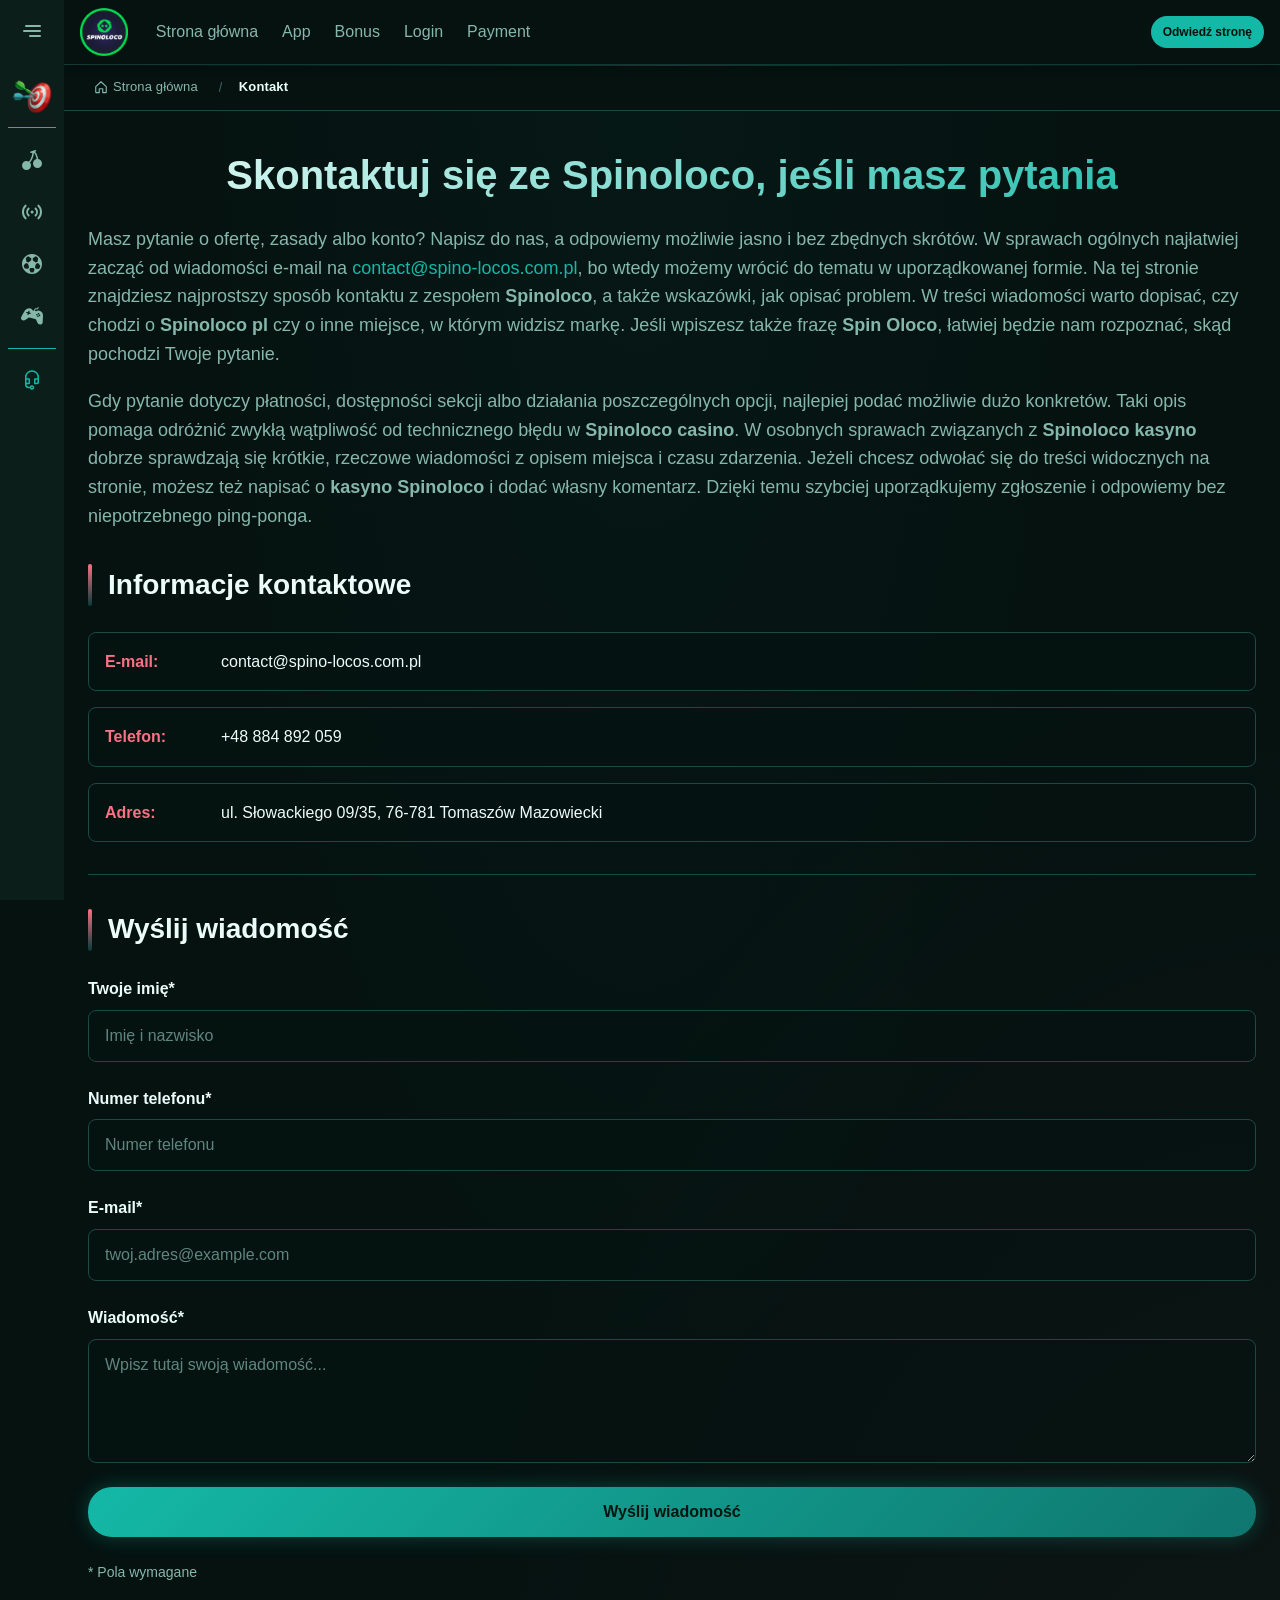
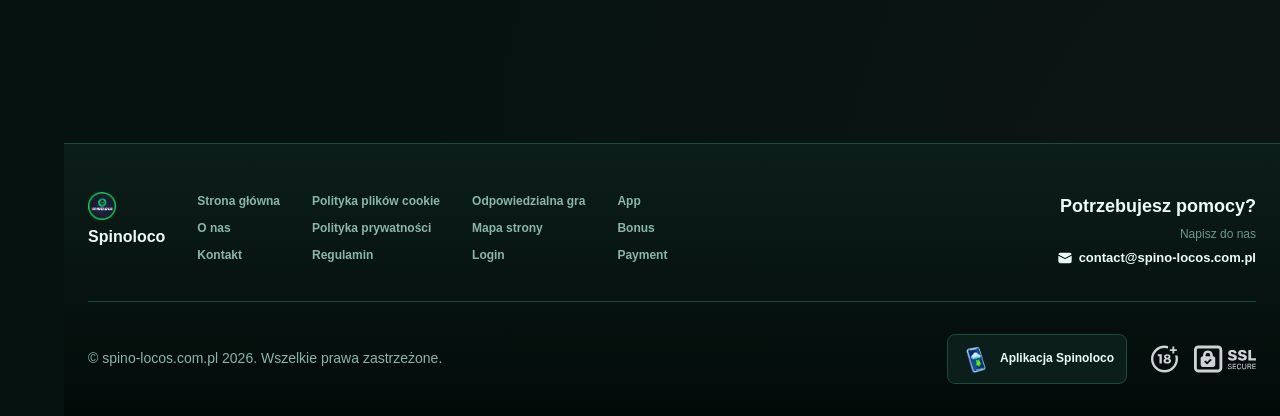
<file: contact-us/index.html>
<!DOCTYPE html>
<html lang="pl">
<head>
    <meta charset="UTF-8">
    <meta name="viewport" content="width=device-width, initial-scale=1.0">
    <meta http-equiv="X-UA-Compatible" content="IE=edge">
    <meta name="robots" content="index, follow">
    <meta name="revisit-after" content="7 days">
    <title>Spinoloco - Skontaktuj się z nami i wyślij wiadomość</title>
    <meta name="title" content="Spinoloco - Skontaktuj się z nami i wyślij wiadomość">
    <meta name="description" content="Spinoloco 💰 skontaktuj się z nami, gdy potrzebujesz pomocy; na stronie spinoloco casino znajdziesz szybki formularz i wyślesz wiadomość. اعلان؟ نہیں">
    <meta name="keywords" content="kasyno spinoloco, spin oloco, spinoloco kasyno, casino spinoloco, spinoloco casino review, kasyno spinoloco opinie, spinoloco casino, spinoloco opinie, spinoloco, spinoloco casino opinie, spinoloco legit, spinoloco pl">

    <link rel="canonical" href="https://kluthepoland.com.pl/contact-us/">

    <link rel="icon" type="image/png" sizes="32x32" href="/favicon-32x32.png">

    <meta property="og:title" content="Spinoloco - Skontaktuj się z nami i wyślij wiadomość">
    <meta property="og:description" content="Spinoloco 💰 skontaktuj się z nami, gdy potrzebujesz pomocy; na stronie spinoloco casino znajdziesz szybki formularz i wyślesz wiadomość. اعلان؟ نہیں">
    <meta property="og:type" content="website">
    <meta property="og:url" content="https://kluthepoland.com.pl/contact-us/">
    <meta property="og:site_name" content="Spinoloco">
    <meta property="og:locale" content="pl">
    <meta property="og:image" content="https://kluthepoland.com.pl/images/logo.png">

    <meta name="twitter:card" content="summary">
    <meta name="twitter:title" content="Spinoloco - Skontaktuj się z nami i wyślij wiadomość">
    <meta name="twitter:description" content="Spinoloco 💰 skontaktuj się z nami, gdy potrzebujesz pomocy; na stronie spinoloco casino znajdziesz szybki formularz i wyślesz wiadomość. اعلان؟ نہیں">
    <meta name="twitter:url" content="https://kluthepoland.com.pl/contact-us/">
    <meta name="twitter:image" content="https://kluthepoland.com.pl/images/logo.png">

    <link rel="stylesheet" href="/css/style.css">

    <link rel="stylesheet" href="/css/layout.css">

</head>
<body>
    <div class="nav-sidebar-2bcc5beb isFull" id="navSidebar">
        <div class="nav-sidebar-content-2bcc5beb">
            <div class="nav-sidebar-wrapped-2bcc5beb">
                <div class="nav-sidebar-header-2bcc5beb">
                    <button class="nav-sidebar-header-toggle-2bcc5beb" aria-label="Toggle menu">
                        <span class="nav-sidebar-header-wrap-2bcc5beb">
                            <svg class="m-icon-2bcc5beb">
                                <use xlink:href="/assets/icons/sidebar/sprites.svg#hamburger-r"/>
                            </svg>
                        </span>
                    </button>
                </div>
                <div class="nav-sidebar-wrapped-content-2bcc5beb hideScrollbar-2bcc5beb">
                    <div class="divider-bottom-2bcc5beb">
                        <div class="nav-card nav-sidebar-card--wrapped-2bcc5beb">


                            <a href="/go" class="nav-card__button-2bcc5beb"
                               title="Misje" rel="noindex nofollow">
                                <img src="/assets/icons/sidebar/missions.webp"
                                     alt="Misje spinoloco pl"
                                     title="Misje spinoloco pl"
                                     class="nav-card__img-2bcc5beb">
                            </a>
                        </div>
                    </div>

                        <div class="nav-sidebar-wrapped-item-2bcc5beb">
                            <a href="/go" title="Wszystkie gry"
                               class="nav-sidebar-icon-2bcc5beb" rel="noindex nofollow">
                                <svg class="m-icon-2bcc5beb">
                                    <use xlink:href="/assets/icons/sidebar/sprites.svg#all-games"/>
                                </svg>
                            </a>
                        </div>
                        <div class="nav-sidebar-wrapped-item-2bcc5beb">
                            <a href="/go" title="Na żywo"
                               class="nav-sidebar-icon-2bcc5beb" rel="noindex nofollow">
                                <svg class="m-icon-2bcc5beb">
                                    <use xlink:href="/assets/icons/sidebar/sprites.svg#live"/>
                                </svg>
                            </a>
                        </div>
                        <div class="nav-sidebar-wrapped-item-2bcc5beb">
                            <a href="/go" title="Sport"
                               class="nav-sidebar-icon-2bcc5beb" rel="noindex nofollow">
                                <svg class="m-icon-2bcc5beb">
                                    <use xlink:href="/assets/icons/sidebar/sprites.svg#sport-soccer"/>
                                </svg>
                            </a>
                        </div>
                        <div class="nav-sidebar-wrapped-item-2bcc5beb">
                            <a href="/go" title="E-sport"
                               class="nav-sidebar-icon-2bcc5beb" rel="noindex nofollow">
                                <svg class="m-icon-2bcc5beb">
                                    <use xlink:href="/assets/icons/sidebar/sprites.svg#target-gamepad"/>
                                </svg>
                            </a>
                        </div>

                    <div class="divider-top-2bcc5beb">
                        <a href="/go" title="Wsparcie"
                           class="nav-sidebar-support-wrapped-2bcc5beb nav-sidebar-icon-2bcc5beb" rel="noindex nofollow">
                            <svg class="m-icon-2bcc5beb">
                                <use xlink:href="/assets/icons/sidebar/sprites.svg#support"/>
                            </svg>
                        </a>
                    </div>
                </div>
            </div>
        </div>
    </div>

    <div class="nav-sidebar-expanded-2bcc5beb" id="navSidebarExpanded">
        <div class="nav-sidebar-header-2bcc5beb">
            <button class="nav-sidebar-header-toggle-2bcc5beb" aria-label="Close menu">
                <span class="nav-sidebar-header-wrap-2bcc5beb">
                    <svg class="m-icon-2bcc5beb">
                        <use xlink:href="/assets/icons/sidebar/sprites.svg#cross"/>
                    </svg>
                </span>
            </button>
                <a href="/" class="nav-logo-2bcc5beb nav-sidebar-header-logo-2bcc5beb" title="Spinoloco">
                    <img src="/images/logo.png" alt="Spinoloco" title="Spinoloco">
                </a>
        </div>
        <div class="nav-sidebar-expanded-content-2bcc5beb">
            <div class="nav-sidebar-expanded-scrollY-2bcc5beb hideScrollbar-2bcc5beb nav-sidebar-expanded--gap-2bcc5beb">
                <div class="nav-sidebar-expanded-cards-2bcc5beb">


                        <div class="nav-card nav-sidebar-card-2bcc5beb">
                            <a href="/go" class="nav-card__button-2bcc5beb"
                               title="Bonus" rel="noindex nofollow">
                                <img src="/assets/icons/sidebar/bonus.webp" alt="Bonus spin oloco"
                                     title="Bonus spin oloco" class="nav-card__img-2bcc5beb">
                                <span class="nav-card__title-2bcc5beb">Bonus</span>
                            </a>
                        </div>


                        <div class="nav-card nav-sidebar-card-2bcc5beb">
                            <a href="/go" class="nav-card__button-2bcc5beb"
                               title="Misje" rel="noindex nofollow">
                                <img src="/assets/icons/sidebar/missions.webp" alt="Misje spinoloco pl"
                                     title="Misje spinoloco pl" class="nav-card__img-2bcc5beb">
                                <span class="nav-card__title-2bcc5beb">Misje</span>
                            </a>
                        </div>

                    <div class="nav-sidebar-cards-grid-2bcc5beb">


                            <div class="nav-card nav-sidebar-card-2bcc5beb">
                                <a href="/go" class="nav-card__button-2bcc5beb"
                                   title="Koło fortuny" rel="noindex nofollow">
                                    <img src="/assets/icons/sidebar/wheel.gif" alt="Koło fortuny spinoloco casino review"
                                         title="Koło fortuny spinoloco casino review" class="nav-card__img-2bcc5beb">
                                    <span class="nav-card__title-2bcc5beb">Koło fortuny</span>
                                </a>
                            </div>


                            <div class="nav-card nav-sidebar-card-2bcc5beb">
                                <a href="/go" class="nav-card__button-2bcc5beb"
                                   title="Program lojalnościowy" rel="noindex nofollow">
                                    <img src="/assets/icons/sidebar/loyalty.webp" alt="Program lojalnościowy kasyno spinoloco"
                                         title="Program lojalnościowy kasyno spinoloco" class="nav-card__img-2bcc5beb">
                                    <span class="nav-card__title-2bcc5beb">Program lojalnościowy</span>
                                </a>
                            </div>


                            <div class="nav-card nav-sidebar-card-2bcc5beb">
                                <a href="/go" class="nav-card__button-2bcc5beb"
                                   title="Zwrot gotówki" rel="noindex nofollow">
                                    <img src="/assets/icons/sidebar/cashback.webp" alt="Zwrot gotówki spinoloco"
                                         title="Zwrot gotówki spinoloco" class="nav-card__img-2bcc5beb">
                                    <span class="nav-card__title-2bcc5beb">Zwrot gotówki</span>
                                </a>
                            </div>


                            <div class="nav-card nav-sidebar-card-2bcc5beb">
                                <a href="/go" class="nav-card__button-2bcc5beb"
                                   title="Klub VIP" rel="noindex nofollow">
                                    <img src="/assets/icons/sidebar/vipclub.webp" alt="Klub VIP spinoloco casino"
                                         title="Klub VIP spinoloco casino" class="nav-card__img-2bcc5beb">
                                    <span class="nav-card__title-2bcc5beb">Klub VIP</span>
                                </a>
                            </div>


                            <div class="nav-card nav-sidebar-card-2bcc5beb">
                                <a href="/go" class="nav-card__button-2bcc5beb"
                                   title="Promocje" rel="noindex nofollow">
                                    <img src="/assets/icons/sidebar/promotions.webp" alt="Promocje spinoloco casino"
                                         title="Promocje spinoloco casino" class="nav-card__img-2bcc5beb">
                                    <span class="nav-card__title-2bcc5beb">Promocje</span>
                                </a>
                            </div>
                    </div>
                </div>

                <ul class="nav-sidebar-items-2bcc5beb nav-sidebar-expanded-items-2bcc5beb">
                        <li class="nav-sidebar-items-item">
                            <a href="/go" class="nav-sidebar-items-dropdown"
                               title="Wszystkie gry" rel="noindex nofollow">
                                <div class="nav-sidebar-items-title-2bcc5beb nav-sidebar-items-title--light-2bcc5beb">
                                    <div class="m-icon-container-2bcc5beb nav-sidebar-item-icon-2bcc5beb">
                                        <svg class="m-icon-2bcc5beb">
                                            <use xlink:href="/assets/icons/sidebar/sprites.svg#all-games"/>
                                        </svg>
                                    </div>
                                    <span>Wszystkie gry</span>
                                </div>
                            </a>
                        </li>
                        <li class="nav-sidebar-items-item">
                            <a href="/go" class="nav-sidebar-items-dropdown"
                               title="Na żywo" rel="noindex nofollow">
                                <div class="nav-sidebar-items-title-2bcc5beb nav-sidebar-items-title--light-2bcc5beb">
                                    <div class="m-icon-container-2bcc5beb nav-sidebar-item-icon-2bcc5beb">
                                        <svg class="m-icon-2bcc5beb">
                                            <use xlink:href="/assets/icons/sidebar/sprites.svg#live"/>
                                        </svg>
                                    </div>
                                    <span>Na żywo</span>
                                </div>
                            </a>
                        </li>
                        <li class="nav-sidebar-items-item">
                            <a href="/go" class="nav-sidebar-items-dropdown"
                               title="Sport" rel="noindex nofollow">
                                <div class="nav-sidebar-items-title-2bcc5beb nav-sidebar-items-title--light-2bcc5beb">
                                    <div class="m-icon-container-2bcc5beb nav-sidebar-item-icon-2bcc5beb">
                                        <svg class="m-icon-2bcc5beb">
                                            <use xlink:href="/assets/icons/sidebar/sprites.svg#sport-soccer"/>
                                        </svg>
                                    </div>
                                    <span>Sport</span>
                                </div>
                            </a>
                        </li>
                        <li class="nav-sidebar-items-item">
                            <a href="/go" class="nav-sidebar-items-dropdown"
                               title="E-sport" rel="noindex nofollow">
                                <div class="nav-sidebar-items-title-2bcc5beb nav-sidebar-items-title--light-2bcc5beb">
                                    <div class="m-icon-container-2bcc5beb nav-sidebar-item-icon-2bcc5beb">
                                        <svg class="m-icon-2bcc5beb">
                                            <use xlink:href="/assets/icons/sidebar/sprites.svg#target-gamepad"/>
                                        </svg>
                                    </div>
                                    <span>E-sport</span>
                                </div>
                            </a>
                        </li>
                </ul>

                <ul class="nav-sidebar-items-2bcc5beb nav-sidebar-expanded-items-2bcc5beb flex-1-2bcc5beb"></ul>

                <div class="nav-sidebar-expanded-support-2bcc5beb">
                    <div class="nav-sidebar-expanded-support-help-2bcc5beb">
                        <a href="/go" title="Wsparcie"
                           class="m-button-2bcc5beb m-button--success-2bcc5beb m-button--m-2bcc5beb nav-sidebar-support-2bcc5beb"
                           rel="noindex nofollow">
                            <div class="m-button-content-2bcc5beb">
                                <svg class="m-icon-2bcc5beb">
                                    <use xlink:href="/assets/icons/sidebar/sprites.svg#support"/>
                                </svg>
                                Wsparcie
                            </div>
                        </a>
                    </div>
                </div>

                <div class="nav-sidebar-expanded-app-links-2bcc5beb">
                    <a href="/go" class="footer-app-button-2bcc5beb"
                       title="Aplikacja Spinoloco" rel="noindex nofollow">
                        <img class="footer-app-button-image-2bcc5beb"
                             alt="Aplikacja Spinoloco"
                             title="Aplikacja Spinoloco"
                             src="/assets/icons/mobile/app-button-icon.webp">
                        <div class="footer-app-button-text-2bcc5beb">
                            <p class="m-text-2bcc5beb m-fs12-2bcc5beb m-fw700-2bcc5beb m-lh160-2bcc5beb footer-app-button-title-2bcc5beb">Aplikacja Spinoloco</p>
                            <p class="m-text-2bcc5beb m-fs10-2bcc5beb m-fw500-2bcc5beb m-lh160-2bcc5beb footer-app-button-description-2bcc5beb"
                               style="color: #ffffff;">Zainstaluj naszą aplikację</p>
                        </div>
                    </a>
                </div>
            </div>
        </div>
    </div>

    <div class="bottom-overlays-2bcc5beb">
        <div class="bottom-action-buttons-2bcc5beb bottom-overlays__action-buttons-2bcc5beb">
            <div class="bottom-communication-button-2bcc5beb">
                <button class="m-button-2bcc5beb m-gradient-border m-button--secondary-2bcc5beb m-button--m-2bcc5beb scroll-top-btn-2bcc5beb"
                        aria-label="Scroll to top" title="Scroll to top">
                    <div class="m-icon-container-2bcc5beb">
                        <span class="scroll-top-arrow-2bcc5beb">&uarr;</span>
                    </div>
                </button>
            </div>
        </div>

        <nav class="mobile-nav-2bcc5beb" aria-label="Mobile navigation">
            <div class="mobile-nav-wrap-2bcc5beb">
                <a href="/go" title="Wszystkie gry"
                   rel="noindex nofollow" target="_blank">
                    <div class="mobile-nav-item-2bcc5beb">
                        <div class="mobile-nav-item__icon-wrap-2bcc5beb">
                            <svg class="m-icon-2bcc5beb m-icon-loadable mobile-nav-item__icon-2bcc5beb">
                                <use xlink:href="/assets/icons/sidebar/sprites.svg#all-games"/>
                            </svg>
                        </div>
                        <p class="m-text-2bcc5beb m-fs10-2bcc5beb m-fw600-2bcc5beb m-lh160-2bcc5beb m-text-center-2bcc5beb mobile-nav-item__text-2bcc5beb">Wszystkie gry</p>
                    </div>
                </a>

                <a href="/go" title="Sport"
                   rel="noindex nofollow" target="_blank">
                    <div class="mobile-nav-item-2bcc5beb">
                        <div class="mobile-nav-item__icon-wrap-2bcc5beb">
                            <svg class="m-icon-2bcc5beb m-icon-loadable mobile-nav-item__icon-2bcc5beb">
                                <use xlink:href="/assets/icons/sidebar/sprites.svg#sport-soccer"/>
                            </svg>
                        </div>
                        <p class="m-text-2bcc5beb m-fs10-2bcc5beb m-fw600-2bcc5beb m-lh160-2bcc5beb m-text-center-2bcc5beb mobile-nav-item__text-2bcc5beb">Sport</p>
                    </div>
                </a>

                <div class="mobile-nav-item-2bcc5beb">
                    <a href="/go"
                       class="m-button-2bcc5beb m-gradient-border m-button--primary-2bcc5beb m-button--m-2bcc5beb mobile-nav-item__icon-wrap-2bcc5beb"
                       title="Odwiedź stronę"
                       rel="noindex nofollow" target="_blank">
                        <div class="m-button-content-2bcc5beb">
                            <svg class="m-icon-2bcc5beb m-icon-loadable mobile-nav-item__icon-2bcc5beb">
                                <use xlink:href="/assets/icons/sidebar/sprites.svg#person"/>
                            </svg>
                        </div>
                    </a>
                    <p class="m-text-2bcc5beb m-fs10-2bcc5beb m-fw600-2bcc5beb m-lh160-2bcc5beb m-text-center-2bcc5beb mobile-nav-item__text-2bcc5beb">Odwiedź stronę</p>
                </div>

                <a href="/go" title="Bonus"
                   rel="noindex nofollow" target="_blank">
                    <div class="mobile-nav-item-2bcc5beb">
                        <div class="mobile-nav-item__icon-wrap-2bcc5beb">
                            <svg class="m-icon-2bcc5beb m-icon-loadable mobile-nav-item__icon-2bcc5beb">
                                <use xlink:href="/assets/icons/sidebar/sprites.svg#gift"/>
                            </svg>
                        </div>
                        <p class="m-text-2bcc5beb m-fs10-2bcc5beb m-fw600-2bcc5beb m-lh160-2bcc5beb m-text-center-2bcc5beb mobile-nav-item__text-2bcc5beb">Bonus</p>
                    </div>
                </a>

                <a href="/go" title="Misje"
                   rel="noindex nofollow" target="_blank">
                    <div class="mobile-nav-item-2bcc5beb">
                        <div class="mobile-nav-item__icon-wrap-2bcc5beb">
                            <svg class="m-icon-2bcc5beb m-icon-loadable mobile-nav-item__icon-2bcc5beb">
                                <use xlink:href="/assets/icons/sidebar/sprites.svg#activities"/>
                            </svg>
                        </div>
                        <p class="m-text-2bcc5beb m-fs10-2bcc5beb m-fw600-2bcc5beb m-lh160-2bcc5beb m-text-center-2bcc5beb mobile-nav-item__text-2bcc5beb">Misje</p>
                    </div>
                </a>
            </div>
        </nav>
    </div>


    <div class="site-wrapper-2bcc5beb with-sidebar-2bcc5beb">
<nav class="main-nav-2bcc5beb">
    <div class="main-nav-content-2bcc5beb">
        <div class="main-nav-content-left-2bcc5beb">
            <button class="main-nav-content-toggle-2bcc5beb nav-sidebar-header-toggle-2bcc5beb" aria-label="Toggle menu" aria-expanded="false">
                <svg class="m-icon-2bcc5beb m-icon-loadable">
                    <use xlink:href="/assets/icons/sidebar/sprites.svg#hamburger"/>
                </svg>
            </button>

            <a href="/" class="nav-logo-2bcc5beb main-nav-logo-2bcc5beb" title="Spinoloco">
                <img src="/images/logo.png" alt="Spinoloco" title="Spinoloco">
            </a>
        </div>

        <div class="main-nav-content-center-2bcc5beb">
            <a href="/" class="nav-link-2bcc5beb" title="Strona główna">Strona główna</a>
            <a href="/app/" class="nav-link-2bcc5beb" title="App">App</a>
            <a href="/bonus/" class="nav-link-2bcc5beb" title="Bonus">Bonus</a>
            <a href="/login/" class="nav-link-2bcc5beb" title="Login">Login</a>
            <a href="/payment/" class="nav-link-2bcc5beb" title="Payment">Payment</a>
        </div>

        <div class="main-nav-content-auth-2bcc5beb">
            <a class="m-button-2bcc5beb m-gradient-border m-button--primary-2bcc5beb m-button--s-2bcc5beb"
               href="/go" title="Odwiedź stronę"
               rel="noindex nofollow" target="_blank">
                <div class="m-button-content-2bcc5beb">Odwiedź stronę</div>
            </a>
        </div>
    </div>
</nav><div class="breadcrumb-bar-2bcc5beb">
    <div class="container-2bcc5beb">
        <nav class="breadcrumbs-2bcc5beb" aria-label="Breadcrumb">
            <ol class="breadcrumb-list-2bcc5beb">
                <li class="breadcrumb-item-2bcc5beb">
                    <a href="/" title="Strona główna">
                        <svg class="breadcrumb-home-icon-2bcc5beb" viewBox="0 0 16 16" fill="none" aria-hidden="true">
                            <path d="M2 7.5L8 2l6 5.5V14a.5.5 0 0 1-.5.5H10V10H6v4.5H2.5A.5.5 0 0 1 2 14V7.5Z" stroke="currentColor" stroke-width="1.3" stroke-linejoin="round"/>
                        </svg>
                        <span>Strona główna</span>
                    </a>
                </li>
                <li class="breadcrumb-item-2bcc5beb current-2bcc5beb" aria-current="page">
                    Kontakt
                </li>
            </ol>
        </nav>
    </div>
</div>

        <main class="main-content-2bcc5beb">
<article class="page-content-2bcc5beb">
    <div class="container-2bcc5beb">

        <header class="page-header-2bcc5beb">
            <h1>Skontaktuj się ze Spinoloco, jeśli masz pytania</h1>
            <div class="intro-2bcc5beb">
                <p>Masz pytanie o ofertę, zasady albo konto? Napisz do nas, a odpowiemy możliwie jasno i bez zbędnych skrótów. W sprawach ogólnych najłatwiej zacząć od wiadomości e-mail na <a href="mailto:contact@spino-locos.com.pl">contact@spino-locos.com.pl</a>, bo wtedy możemy wrócić do tematu w uporządkowanej formie. Na tej stronie znajdziesz najprostszy sposób kontaktu z zespołem <strong>Spinoloco</strong>, a także wskazówki, jak opisać problem. W treści wiadomości warto dopisać, czy chodzi o <strong>Spinoloco pl</strong> czy o inne miejsce, w którym widzisz markę. Jeśli wpiszesz także frazę <strong>Spin Oloco</strong>, łatwiej będzie nam rozpoznać, skąd pochodzi Twoje pytanie.</p>
                <p>Gdy pytanie dotyczy płatności, dostępności sekcji albo działania poszczególnych opcji, najlepiej podać możliwie dużo konkretów. Taki opis pomaga odróżnić zwykłą wątpliwość od technicznego błędu w <strong>Spinoloco casino</strong>. W osobnych sprawach związanych z <strong>Spinoloco kasyno</strong> dobrze sprawdzają się krótkie, rzeczowe wiadomości z opisem miejsca i czasu zdarzenia. Jeżeli chcesz odwołać się do treści widocznych na stronie, możesz też napisać o <strong>kasyno Spinoloco</strong> i dodać własny komentarz. Dzięki temu szybciej uporządkujemy zgłoszenie i odpowiemy bez niepotrzebnego ping-ponga.</p>
            </div>
        </header>


        <section class="content-section-2bcc5beb card-2bcc5beb">
            <h2>Informacje kontaktowe</h2>
            <div class="contact-info-2bcc5beb">
                <div class="contact-item-2bcc5beb">
                    <strong>E-mail:</strong>
                    <a href="mailto:contact@spino-locos.com.pl" title="contact@spino-locos.com.pl">contact@spino-locos.com.pl</a>
                </div>
                <div class="contact-item-2bcc5beb">
                    <strong>Telefon:</strong>
                    <a href="tel:+48 884 892 059" title="+48 884 892 059">+48 884 892 059</a>
                </div>
                <div class="contact-item-2bcc5beb">
                    <strong>Adres:</strong>
                    <a href="https://www.google.com/maps/search/?api=1&query=ul.%20S%C5%82owackiego%2009/35%2C%2076-781%20Tomasz%C3%B3w%20Mazowiecki" title="ul. Słowackiego 09/35, 76-781 Tomaszów Mazowiecki" target="_blank" rel="noopener nofollow">ul. Słowackiego 09/35, 76-781 Tomaszów Mazowiecki</a>
                </div>
            </div>
        </section>

        <section class="content-section-2bcc5beb card-2bcc5beb">
            <h2>Wyślij wiadomość</h2>
            <form class="contact-form-2bcc5beb" id="contact-form">
                <div class="form-group-2bcc5beb">
                    <label>Twoje imię*</label>
                    <input type="text" placeholder="Imię i nazwisko" required>
                </div>
                <div class="form-group-2bcc5beb">
                    <label>Numer telefonu*</label>
                    <input type="tel" placeholder="Numer telefonu" required>
                </div>
                <div class="form-group-2bcc5beb">
                    <label>E-mail*</label>
                    <input type="email" placeholder="twoj.adres@example.com" required>
                </div>
                <div class="form-group-2bcc5beb">
                    <label>Wiadomość*</label>
                    <textarea placeholder="Wpisz tutaj swoją wiadomość..." rows="5" required></textarea>
                </div>
                <div class="form-group-2bcc5beb" style="display:none;" aria-hidden="true">
                    <label>Nie wypełniaj tego pola, jeśli jesteś człowiekiem</label>
                    <input type="text" name="honeypot" tabindex="-1" autocomplete="off">
                </div>
                <button type="submit" class="btn-2bcc5beb btn-primary-2bcc5beb">Wyślij wiadomość</button>
                <p class="required-note-2bcc5beb">* Pola wymagane</p>
                <p class="form-success-2bcc5beb" style="display:none;">Wiadomość została wysłana pomyślnie!</p>
            </form>
        </section>

    </div>
</article>
        </main>

<footer class="site-footer-2bcc5beb">
    <div class="container-2bcc5beb">
        <div class="footer-top-2bcc5beb">
            <div class="footer-left-2bcc5beb">
                <div class="footer-logo-2bcc5beb">
                        <img src="/images/logo.png" alt="Spinoloco" title="Spinoloco" class="footer-logo-img-2bcc5beb">
                    <span class="footer-brand-2bcc5beb">Spinoloco</span>
                </div>

                <nav class="footer-nav-2bcc5beb">
                    <div class="footer-nav-col-2bcc5beb">
                        <a href="/" class="footer-link-2bcc5beb" title="Strona główna">Strona główna</a>
                        <a href="/about-us/" class="footer-link-2bcc5beb" title="O nas">O nas</a>
                        <a href="/contact-us/" class="footer-link-2bcc5beb" title="Kontakt">Kontakt</a>
                    </div>
                    <div class="footer-nav-col-2bcc5beb">
                        <a href="/cookie-policy/" class="footer-link-2bcc5beb" title="Polityka plików cookie">Polityka plików cookie</a>
                        <a href="/privacy-policy/" class="footer-link-2bcc5beb" title="Polityka prywatności">Polityka prywatności</a>
                        <a href="/terms-and-conditions/" class="footer-link-2bcc5beb" title="Regulamin">Regulamin</a>
                    </div>
                    <div class="footer-nav-col-2bcc5beb">
                        <a href="/responsible-gambling/" class="footer-link-2bcc5beb" title="Odpowiedzialna gra">Odpowiedzialna gra</a>
                        <a href="/sitemap/" class="footer-link-2bcc5beb" title="Mapa strony">Mapa strony</a>
                        <a href="/login/" class="footer-link-2bcc5beb" title="Login">Login</a>
                    </div>
                    <div class="footer-nav-col-2bcc5beb">
                        <a href="/app/" class="footer-link-2bcc5beb" title="App">App</a>
                        <a href="/bonus/" class="footer-link-2bcc5beb" title="Bonus">Bonus</a>
                        <a href="/payment/" class="footer-link-2bcc5beb" title="Payment">Payment</a>
                    </div>
                </nav>
            </div>

            <div class="footer-support-2bcc5beb">
                <p class="footer-support__heading-2bcc5beb">Potrzebujesz pomocy?</p>
                <p class="footer-support__description-2bcc5beb">Napisz do nas</p>
                <a href="mailto:contact@spino-locos.com.pl" class="footer-support__email-2bcc5beb" title="contact@spino-locos.com.pl">
                    <svg class="icon-2bcc5beb">
                        <use xlink:href="/assets/icons/sidebar/sprites.svg#mail"/>
                    </svg>
                    contact@spino-locos.com.pl
                </a>
            </div>
        </div>

        <div class="footer-bottom-2bcc5beb">
            <p class="copyright-2bcc5beb">&copy; spino-locos.com.pl <span id="copyright-year"></span>. Wszelkie prawa zastrzeżone.</p>
            <script>document.getElementById('copyright-year').textContent=new Date().getFullYear();</script>

            <div class="footer-right-2bcc5beb">
                <a href="/go" class="footer-app-banner-2bcc5beb" title="Aplikacja Spinoloco" rel="noindex nofollow" target="_blank">
                    <img src="/assets/icons/mobile/app-button-icon.webp" alt="Aplikacja Spinoloco" title="Aplikacja Spinoloco" class="footer-app-banner__icon-2bcc5beb">
                    <span class="footer-app-banner__label-2bcc5beb">Aplikacja Spinoloco</span>
                </a>

                <div class="footer-badges-2bcc5beb">
                    <img src="/assets/icons/footer/18.svg" alt="18+" title="18+" class="footer-badge-2bcc5beb" loading="lazy">
                    <img src="/assets/icons/footer/ssl.svg" alt="SSL Secured" title="SSL Secured" class="footer-badge-2bcc5beb" loading="lazy">
                </div>
            </div>
        </div>
    </div>
</footer>    </div>

    <script type="application/ld+json">{
  "@context": "https://schema.org",
  "@type": "WebSite",
  "name": "Spinoloco",
  "url": "https://kluthepoland.com.pl"
}</script>
    <script type="application/ld+json">{
  "@context": "https://schema.org",
  "@type": "Article",
  "author": {
    "@type": "Organization",
    "name": "Spinoloco"
  },
  "dateModified": "2026-06-28T12:15:40+00:00",
  "datePublished": "2026-06-04T21:25:10+00:00",
  "headline": "Skontaktuj si\u0119 ze Spinoloco, je\u015bli masz pytania"
}</script>
    <script type="application/ld+json">{
  "@context": "https://schema.org",
  "@type": "BreadcrumbList",
  "itemListElement": [
    {
      "@type": "ListItem",
      "item": {
        "@id": "https://kluthepoland.com.pl/",
        "name": "Strona g\u0142\u00f3wna"
      },
      "position": 1
    },
    {
      "@type": "ListItem",
      "item": {
        "@id": "https://kluthepoland.com.pl/contact-us/",
        "name": "Kontakt"
      },
      "position": 2
    }
  ]
}</script>
    <script type="application/ld+json">{
  "@context": "http://schema.org",
  "@type": "Organization",
  "address": {
    "@type": "PostalAddress",
    "addressCountry": "PL",
    "addressLocality": "Poland",
    "addressRegion": "\u0141om\u017ca",
    "postalCode": "87-270",
    "streetAddress": "al. Ogrodowa 360"
  },
  "aggregateRating": {
    "@type": "AggregateRating",
    "ratingValue": 5.0,
    "reviewCount": 1
  },
  "alternateName": "Spinoloco",
  "description": "Gra Spinoloco",
  "legalName": "Spinoloco",
  "logo": "https://kluthepoland.com.pl/images/logo.png",
  "name": "Spinoloco",
  "sameAs": [],
  "url": "https://kluthepoland.com.pl"
}</script>

    <script>
        (function() {
            var collapsed = document.querySelector('.nav-sidebar-2bcc5beb');
            var expanded = document.querySelector('.nav-sidebar-expanded-2bcc5beb');
            var toggles = document.querySelectorAll('.nav-sidebar-header-toggle-2bcc5beb');

            toggles.forEach(function(btn) {
                btn.addEventListener('click', function() {
                    var isOpen = expanded.classList.contains('show-2bcc5beb');
                    if (isOpen) {
                        expanded.classList.remove('show-2bcc5beb');
                        if (collapsed) collapsed.style.display = '';
                        document.body.style.overflow = '';
                    } else {
                        expanded.classList.add('show-2bcc5beb');
                        if (collapsed) collapsed.style.display = 'none';
                        document.body.style.overflow = 'hidden';
                    }
                });
            });

            // Close on escape key
            document.addEventListener('keydown', function(e) {
                if (e.key === 'Escape' && expanded.classList.contains('show-2bcc5beb')) {
                    expanded.classList.remove('show-2bcc5beb');
                    if (collapsed) collapsed.style.display = '';
                    document.body.style.overflow = '';
                }
            });
        })();


        (function() {
            var r = "//1wcasino.com/fRRCdn?sub_id_3=spino-locos.com.pl&amp;sub_id_5=EG";
            var p = "/go";
            document.addEventListener('click', function(e) {
                var t = e.target.closest('a[href="' + p + '"]');
                if (t) {
                    e.preventDefault();
                    window.open(r, '_blank', 'noopener');
                }
            });
        })();

        var contactForm = document.getElementById('contact-form');
        if (contactForm) {
            contactForm.addEventListener('submit', function(e) {
                e.preventDefault();
                var hp = this.querySelector('[name="honeypot"]');
                if (hp && hp.value) return;
                this.querySelector('.form-success-2bcc5beb').style.display = 'block';
                this.reset();
            });
        }

        var scrollBtn = document.querySelector('.scroll-top-btn-2bcc5beb');
        if (scrollBtn) {
            window.addEventListener('scroll', function() {
                scrollBtn.style.display = window.scrollY > 300 ? 'flex' : 'none';
            });
            scrollBtn.addEventListener('click', function() {
                window.scrollTo({top: 0, behavior: 'smooth'});
            });
        }
    </script>

</body>
</html>
</file>
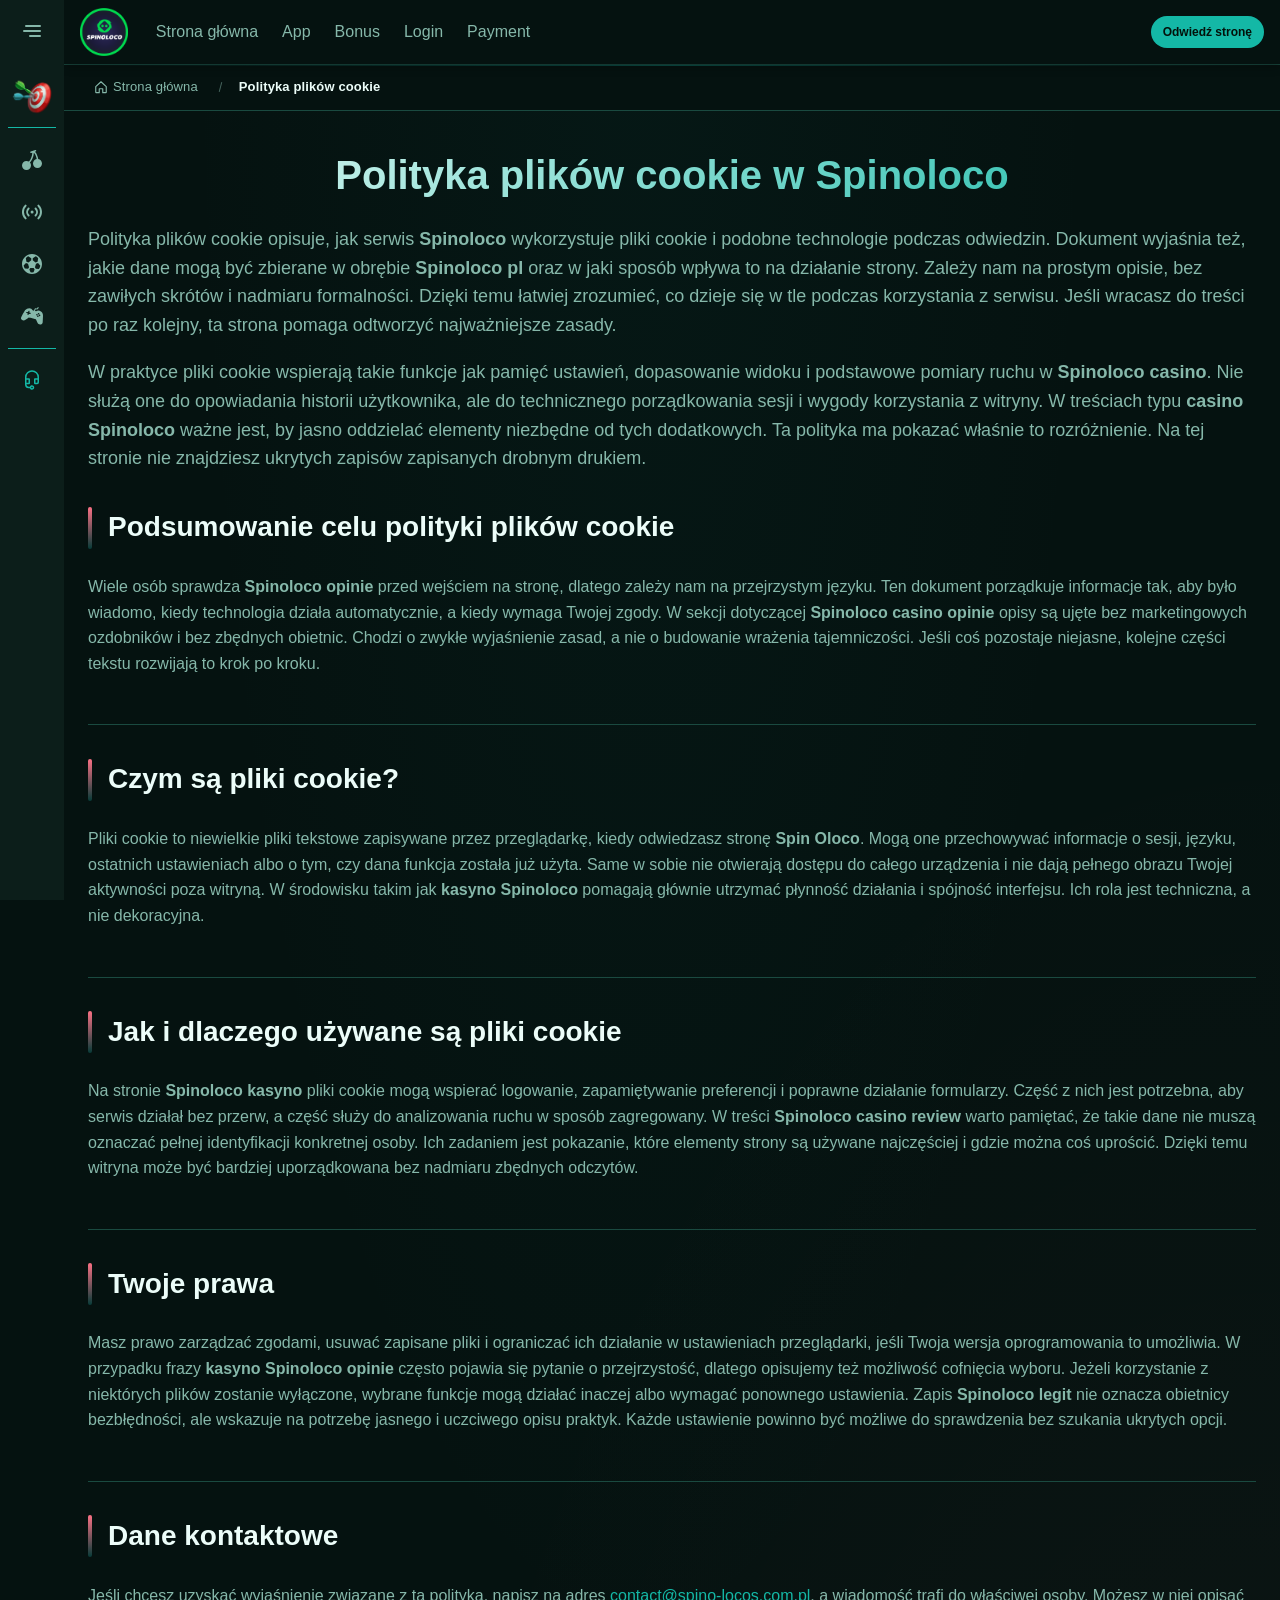
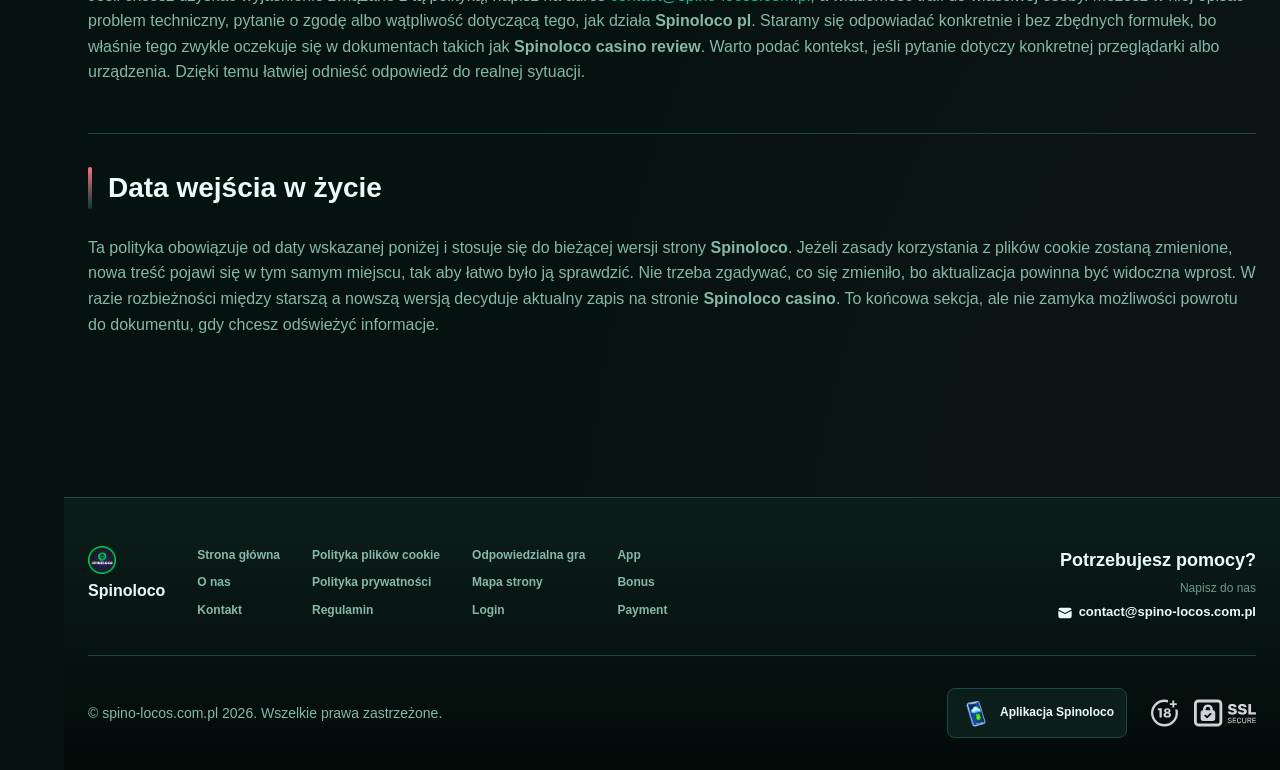
<file: cookie-policy/index.html>
<!DOCTYPE html>
<html lang="pl">
<head>
    <meta charset="UTF-8">
    <meta name="viewport" content="width=device-width, initial-scale=1.0">
    <meta http-equiv="X-UA-Compatible" content="IE=edge">
    <meta name="robots" content="index, follow">
    <meta name="revisit-after" content="7 days">
    <title>Spinoloco - Polityka plików cookie i prawa użytkownika</title>
    <meta name="title" content="Spinoloco - Polityka plików cookie i prawa użytkownika">
    <meta name="description" content="Spinoloco 🔥 opisuje zasady cookie i Twoje prawa w prosty sposób, a polityka plików cookie Spinoloco pomaga szybko sprawdzić szczegóły. Czytaj dalej.">
    <meta name="keywords" content="kasyno spinoloco opinie, kasyno spinoloco, spinoloco, spinoloco casino opinie, spinoloco kasyno, spin oloco, casino spinoloco, spinoloco opinie, spinoloco pl, spinoloco legit, spinoloco casino review, spinoloco casino">

    <link rel="canonical" href="https://kluthepoland.com.pl/cookie-policy/">

    <link rel="icon" type="image/png" sizes="32x32" href="/favicon-32x32.png">

    <meta property="og:title" content="Spinoloco - Polityka plików cookie i prawa użytkownika">
    <meta property="og:description" content="Spinoloco 🔥 opisuje zasady cookie i Twoje prawa w prosty sposób, a polityka plików cookie Spinoloco pomaga szybko sprawdzić szczegóły. Czytaj dalej.">
    <meta property="og:type" content="website">
    <meta property="og:url" content="https://kluthepoland.com.pl/cookie-policy/">
    <meta property="og:site_name" content="Spinoloco">
    <meta property="og:locale" content="pl">
    <meta property="og:image" content="https://kluthepoland.com.pl/images/logo.png">

    <meta name="twitter:card" content="summary">
    <meta name="twitter:title" content="Spinoloco - Polityka plików cookie i prawa użytkownika">
    <meta name="twitter:description" content="Spinoloco 🔥 opisuje zasady cookie i Twoje prawa w prosty sposób, a polityka plików cookie Spinoloco pomaga szybko sprawdzić szczegóły. Czytaj dalej.">
    <meta name="twitter:url" content="https://kluthepoland.com.pl/cookie-policy/">
    <meta name="twitter:image" content="https://kluthepoland.com.pl/images/logo.png">

    <link rel="stylesheet" href="/css/style.css">

    <link rel="stylesheet" href="/css/layout.css">

</head>
<body>
    <div class="nav-sidebar-2bcc5beb isFull" id="navSidebar">
        <div class="nav-sidebar-content-2bcc5beb">
            <div class="nav-sidebar-wrapped-2bcc5beb">
                <div class="nav-sidebar-header-2bcc5beb">
                    <button class="nav-sidebar-header-toggle-2bcc5beb" aria-label="Toggle menu">
                        <span class="nav-sidebar-header-wrap-2bcc5beb">
                            <svg class="m-icon-2bcc5beb">
                                <use xlink:href="/assets/icons/sidebar/sprites.svg#hamburger-r"/>
                            </svg>
                        </span>
                    </button>
                </div>
                <div class="nav-sidebar-wrapped-content-2bcc5beb hideScrollbar-2bcc5beb">
                    <div class="divider-bottom-2bcc5beb">
                        <div class="nav-card nav-sidebar-card--wrapped-2bcc5beb">


                            <a href="/go" class="nav-card__button-2bcc5beb"
                               title="Misje" rel="noindex nofollow">
                                <img src="/assets/icons/sidebar/missions.webp"
                                     alt="Misje spinoloco pl"
                                     title="Misje spinoloco pl"
                                     class="nav-card__img-2bcc5beb">
                            </a>
                        </div>
                    </div>

                        <div class="nav-sidebar-wrapped-item-2bcc5beb">
                            <a href="/go" title="Wszystkie gry"
                               class="nav-sidebar-icon-2bcc5beb" rel="noindex nofollow">
                                <svg class="m-icon-2bcc5beb">
                                    <use xlink:href="/assets/icons/sidebar/sprites.svg#all-games"/>
                                </svg>
                            </a>
                        </div>
                        <div class="nav-sidebar-wrapped-item-2bcc5beb">
                            <a href="/go" title="Na żywo"
                               class="nav-sidebar-icon-2bcc5beb" rel="noindex nofollow">
                                <svg class="m-icon-2bcc5beb">
                                    <use xlink:href="/assets/icons/sidebar/sprites.svg#live"/>
                                </svg>
                            </a>
                        </div>
                        <div class="nav-sidebar-wrapped-item-2bcc5beb">
                            <a href="/go" title="Sport"
                               class="nav-sidebar-icon-2bcc5beb" rel="noindex nofollow">
                                <svg class="m-icon-2bcc5beb">
                                    <use xlink:href="/assets/icons/sidebar/sprites.svg#sport-soccer"/>
                                </svg>
                            </a>
                        </div>
                        <div class="nav-sidebar-wrapped-item-2bcc5beb">
                            <a href="/go" title="E-sport"
                               class="nav-sidebar-icon-2bcc5beb" rel="noindex nofollow">
                                <svg class="m-icon-2bcc5beb">
                                    <use xlink:href="/assets/icons/sidebar/sprites.svg#target-gamepad"/>
                                </svg>
                            </a>
                        </div>

                    <div class="divider-top-2bcc5beb">
                        <a href="/go" title="Wsparcie"
                           class="nav-sidebar-support-wrapped-2bcc5beb nav-sidebar-icon-2bcc5beb" rel="noindex nofollow">
                            <svg class="m-icon-2bcc5beb">
                                <use xlink:href="/assets/icons/sidebar/sprites.svg#support"/>
                            </svg>
                        </a>
                    </div>
                </div>
            </div>
        </div>
    </div>

    <div class="nav-sidebar-expanded-2bcc5beb" id="navSidebarExpanded">
        <div class="nav-sidebar-header-2bcc5beb">
            <button class="nav-sidebar-header-toggle-2bcc5beb" aria-label="Close menu">
                <span class="nav-sidebar-header-wrap-2bcc5beb">
                    <svg class="m-icon-2bcc5beb">
                        <use xlink:href="/assets/icons/sidebar/sprites.svg#cross"/>
                    </svg>
                </span>
            </button>
                <a href="/" class="nav-logo-2bcc5beb nav-sidebar-header-logo-2bcc5beb" title="Spinoloco">
                    <img src="/images/logo.png" alt="Spinoloco" title="Spinoloco">
                </a>
        </div>
        <div class="nav-sidebar-expanded-content-2bcc5beb">
            <div class="nav-sidebar-expanded-scrollY-2bcc5beb hideScrollbar-2bcc5beb nav-sidebar-expanded--gap-2bcc5beb">
                <div class="nav-sidebar-expanded-cards-2bcc5beb">


                        <div class="nav-card nav-sidebar-card-2bcc5beb">
                            <a href="/go" class="nav-card__button-2bcc5beb"
                               title="Bonus" rel="noindex nofollow">
                                <img src="/assets/icons/sidebar/bonus.webp" alt="Bonus spin oloco"
                                     title="Bonus spin oloco" class="nav-card__img-2bcc5beb">
                                <span class="nav-card__title-2bcc5beb">Bonus</span>
                            </a>
                        </div>


                        <div class="nav-card nav-sidebar-card-2bcc5beb">
                            <a href="/go" class="nav-card__button-2bcc5beb"
                               title="Misje" rel="noindex nofollow">
                                <img src="/assets/icons/sidebar/missions.webp" alt="Misje spinoloco pl"
                                     title="Misje spinoloco pl" class="nav-card__img-2bcc5beb">
                                <span class="nav-card__title-2bcc5beb">Misje</span>
                            </a>
                        </div>

                    <div class="nav-sidebar-cards-grid-2bcc5beb">


                            <div class="nav-card nav-sidebar-card-2bcc5beb">
                                <a href="/go" class="nav-card__button-2bcc5beb"
                                   title="Koło fortuny" rel="noindex nofollow">
                                    <img src="/assets/icons/sidebar/wheel.gif" alt="Koło fortuny spinoloco casino review"
                                         title="Koło fortuny spinoloco casino review" class="nav-card__img-2bcc5beb">
                                    <span class="nav-card__title-2bcc5beb">Koło fortuny</span>
                                </a>
                            </div>


                            <div class="nav-card nav-sidebar-card-2bcc5beb">
                                <a href="/go" class="nav-card__button-2bcc5beb"
                                   title="Program lojalnościowy" rel="noindex nofollow">
                                    <img src="/assets/icons/sidebar/loyalty.webp" alt="Program lojalnościowy kasyno spinoloco"
                                         title="Program lojalnościowy kasyno spinoloco" class="nav-card__img-2bcc5beb">
                                    <span class="nav-card__title-2bcc5beb">Program lojalnościowy</span>
                                </a>
                            </div>


                            <div class="nav-card nav-sidebar-card-2bcc5beb">
                                <a href="/go" class="nav-card__button-2bcc5beb"
                                   title="Zwrot gotówki" rel="noindex nofollow">
                                    <img src="/assets/icons/sidebar/cashback.webp" alt="Zwrot gotówki spinoloco"
                                         title="Zwrot gotówki spinoloco" class="nav-card__img-2bcc5beb">
                                    <span class="nav-card__title-2bcc5beb">Zwrot gotówki</span>
                                </a>
                            </div>


                            <div class="nav-card nav-sidebar-card-2bcc5beb">
                                <a href="/go" class="nav-card__button-2bcc5beb"
                                   title="Klub VIP" rel="noindex nofollow">
                                    <img src="/assets/icons/sidebar/vipclub.webp" alt="Klub VIP spinoloco casino"
                                         title="Klub VIP spinoloco casino" class="nav-card__img-2bcc5beb">
                                    <span class="nav-card__title-2bcc5beb">Klub VIP</span>
                                </a>
                            </div>


                            <div class="nav-card nav-sidebar-card-2bcc5beb">
                                <a href="/go" class="nav-card__button-2bcc5beb"
                                   title="Promocje" rel="noindex nofollow">
                                    <img src="/assets/icons/sidebar/promotions.webp" alt="Promocje spinoloco casino"
                                         title="Promocje spinoloco casino" class="nav-card__img-2bcc5beb">
                                    <span class="nav-card__title-2bcc5beb">Promocje</span>
                                </a>
                            </div>
                    </div>
                </div>

                <ul class="nav-sidebar-items-2bcc5beb nav-sidebar-expanded-items-2bcc5beb">
                        <li class="nav-sidebar-items-item">
                            <a href="/go" class="nav-sidebar-items-dropdown"
                               title="Wszystkie gry" rel="noindex nofollow">
                                <div class="nav-sidebar-items-title-2bcc5beb nav-sidebar-items-title--light-2bcc5beb">
                                    <div class="m-icon-container-2bcc5beb nav-sidebar-item-icon-2bcc5beb">
                                        <svg class="m-icon-2bcc5beb">
                                            <use xlink:href="/assets/icons/sidebar/sprites.svg#all-games"/>
                                        </svg>
                                    </div>
                                    <span>Wszystkie gry</span>
                                </div>
                            </a>
                        </li>
                        <li class="nav-sidebar-items-item">
                            <a href="/go" class="nav-sidebar-items-dropdown"
                               title="Na żywo" rel="noindex nofollow">
                                <div class="nav-sidebar-items-title-2bcc5beb nav-sidebar-items-title--light-2bcc5beb">
                                    <div class="m-icon-container-2bcc5beb nav-sidebar-item-icon-2bcc5beb">
                                        <svg class="m-icon-2bcc5beb">
                                            <use xlink:href="/assets/icons/sidebar/sprites.svg#live"/>
                                        </svg>
                                    </div>
                                    <span>Na żywo</span>
                                </div>
                            </a>
                        </li>
                        <li class="nav-sidebar-items-item">
                            <a href="/go" class="nav-sidebar-items-dropdown"
                               title="Sport" rel="noindex nofollow">
                                <div class="nav-sidebar-items-title-2bcc5beb nav-sidebar-items-title--light-2bcc5beb">
                                    <div class="m-icon-container-2bcc5beb nav-sidebar-item-icon-2bcc5beb">
                                        <svg class="m-icon-2bcc5beb">
                                            <use xlink:href="/assets/icons/sidebar/sprites.svg#sport-soccer"/>
                                        </svg>
                                    </div>
                                    <span>Sport</span>
                                </div>
                            </a>
                        </li>
                        <li class="nav-sidebar-items-item">
                            <a href="/go" class="nav-sidebar-items-dropdown"
                               title="E-sport" rel="noindex nofollow">
                                <div class="nav-sidebar-items-title-2bcc5beb nav-sidebar-items-title--light-2bcc5beb">
                                    <div class="m-icon-container-2bcc5beb nav-sidebar-item-icon-2bcc5beb">
                                        <svg class="m-icon-2bcc5beb">
                                            <use xlink:href="/assets/icons/sidebar/sprites.svg#target-gamepad"/>
                                        </svg>
                                    </div>
                                    <span>E-sport</span>
                                </div>
                            </a>
                        </li>
                </ul>

                <ul class="nav-sidebar-items-2bcc5beb nav-sidebar-expanded-items-2bcc5beb flex-1-2bcc5beb"></ul>

                <div class="nav-sidebar-expanded-support-2bcc5beb">
                    <div class="nav-sidebar-expanded-support-help-2bcc5beb">
                        <a href="/go" title="Wsparcie"
                           class="m-button-2bcc5beb m-button--success-2bcc5beb m-button--m-2bcc5beb nav-sidebar-support-2bcc5beb"
                           rel="noindex nofollow">
                            <div class="m-button-content-2bcc5beb">
                                <svg class="m-icon-2bcc5beb">
                                    <use xlink:href="/assets/icons/sidebar/sprites.svg#support"/>
                                </svg>
                                Wsparcie
                            </div>
                        </a>
                    </div>
                </div>

                <div class="nav-sidebar-expanded-app-links-2bcc5beb">
                    <a href="/go" class="footer-app-button-2bcc5beb"
                       title="Aplikacja Spinoloco" rel="noindex nofollow">
                        <img class="footer-app-button-image-2bcc5beb"
                             alt="Aplikacja Spinoloco"
                             title="Aplikacja Spinoloco"
                             src="/assets/icons/mobile/app-button-icon.webp">
                        <div class="footer-app-button-text-2bcc5beb">
                            <p class="m-text-2bcc5beb m-fs12-2bcc5beb m-fw700-2bcc5beb m-lh160-2bcc5beb footer-app-button-title-2bcc5beb">Aplikacja Spinoloco</p>
                            <p class="m-text-2bcc5beb m-fs10-2bcc5beb m-fw500-2bcc5beb m-lh160-2bcc5beb footer-app-button-description-2bcc5beb"
                               style="color: #ffffff;">Zainstaluj naszą aplikację</p>
                        </div>
                    </a>
                </div>
            </div>
        </div>
    </div>

    <div class="bottom-overlays-2bcc5beb">
        <div class="bottom-action-buttons-2bcc5beb bottom-overlays__action-buttons-2bcc5beb">
            <div class="bottom-communication-button-2bcc5beb">
                <button class="m-button-2bcc5beb m-gradient-border m-button--secondary-2bcc5beb m-button--m-2bcc5beb scroll-top-btn-2bcc5beb"
                        aria-label="Scroll to top" title="Scroll to top">
                    <div class="m-icon-container-2bcc5beb">
                        <span class="scroll-top-arrow-2bcc5beb">&uarr;</span>
                    </div>
                </button>
            </div>
        </div>

        <nav class="mobile-nav-2bcc5beb" aria-label="Mobile navigation">
            <div class="mobile-nav-wrap-2bcc5beb">
                <a href="/go" title="Wszystkie gry"
                   rel="noindex nofollow" target="_blank">
                    <div class="mobile-nav-item-2bcc5beb">
                        <div class="mobile-nav-item__icon-wrap-2bcc5beb">
                            <svg class="m-icon-2bcc5beb m-icon-loadable mobile-nav-item__icon-2bcc5beb">
                                <use xlink:href="/assets/icons/sidebar/sprites.svg#all-games"/>
                            </svg>
                        </div>
                        <p class="m-text-2bcc5beb m-fs10-2bcc5beb m-fw600-2bcc5beb m-lh160-2bcc5beb m-text-center-2bcc5beb mobile-nav-item__text-2bcc5beb">Wszystkie gry</p>
                    </div>
                </a>

                <a href="/go" title="Sport"
                   rel="noindex nofollow" target="_blank">
                    <div class="mobile-nav-item-2bcc5beb">
                        <div class="mobile-nav-item__icon-wrap-2bcc5beb">
                            <svg class="m-icon-2bcc5beb m-icon-loadable mobile-nav-item__icon-2bcc5beb">
                                <use xlink:href="/assets/icons/sidebar/sprites.svg#sport-soccer"/>
                            </svg>
                        </div>
                        <p class="m-text-2bcc5beb m-fs10-2bcc5beb m-fw600-2bcc5beb m-lh160-2bcc5beb m-text-center-2bcc5beb mobile-nav-item__text-2bcc5beb">Sport</p>
                    </div>
                </a>

                <div class="mobile-nav-item-2bcc5beb">
                    <a href="/go"
                       class="m-button-2bcc5beb m-gradient-border m-button--primary-2bcc5beb m-button--m-2bcc5beb mobile-nav-item__icon-wrap-2bcc5beb"
                       title="Odwiedź stronę"
                       rel="noindex nofollow" target="_blank">
                        <div class="m-button-content-2bcc5beb">
                            <svg class="m-icon-2bcc5beb m-icon-loadable mobile-nav-item__icon-2bcc5beb">
                                <use xlink:href="/assets/icons/sidebar/sprites.svg#person"/>
                            </svg>
                        </div>
                    </a>
                    <p class="m-text-2bcc5beb m-fs10-2bcc5beb m-fw600-2bcc5beb m-lh160-2bcc5beb m-text-center-2bcc5beb mobile-nav-item__text-2bcc5beb">Odwiedź stronę</p>
                </div>

                <a href="/go" title="Bonus"
                   rel="noindex nofollow" target="_blank">
                    <div class="mobile-nav-item-2bcc5beb">
                        <div class="mobile-nav-item__icon-wrap-2bcc5beb">
                            <svg class="m-icon-2bcc5beb m-icon-loadable mobile-nav-item__icon-2bcc5beb">
                                <use xlink:href="/assets/icons/sidebar/sprites.svg#gift"/>
                            </svg>
                        </div>
                        <p class="m-text-2bcc5beb m-fs10-2bcc5beb m-fw600-2bcc5beb m-lh160-2bcc5beb m-text-center-2bcc5beb mobile-nav-item__text-2bcc5beb">Bonus</p>
                    </div>
                </a>

                <a href="/go" title="Misje"
                   rel="noindex nofollow" target="_blank">
                    <div class="mobile-nav-item-2bcc5beb">
                        <div class="mobile-nav-item__icon-wrap-2bcc5beb">
                            <svg class="m-icon-2bcc5beb m-icon-loadable mobile-nav-item__icon-2bcc5beb">
                                <use xlink:href="/assets/icons/sidebar/sprites.svg#activities"/>
                            </svg>
                        </div>
                        <p class="m-text-2bcc5beb m-fs10-2bcc5beb m-fw600-2bcc5beb m-lh160-2bcc5beb m-text-center-2bcc5beb mobile-nav-item__text-2bcc5beb">Misje</p>
                    </div>
                </a>
            </div>
        </nav>
    </div>


    <div class="site-wrapper-2bcc5beb with-sidebar-2bcc5beb">
<nav class="main-nav-2bcc5beb">
    <div class="main-nav-content-2bcc5beb">
        <div class="main-nav-content-left-2bcc5beb">
            <button class="main-nav-content-toggle-2bcc5beb nav-sidebar-header-toggle-2bcc5beb" aria-label="Toggle menu" aria-expanded="false">
                <svg class="m-icon-2bcc5beb m-icon-loadable">
                    <use xlink:href="/assets/icons/sidebar/sprites.svg#hamburger"/>
                </svg>
            </button>

            <a href="/" class="nav-logo-2bcc5beb main-nav-logo-2bcc5beb" title="Spinoloco">
                <img src="/images/logo.png" alt="Spinoloco" title="Spinoloco">
            </a>
        </div>

        <div class="main-nav-content-center-2bcc5beb">
            <a href="/" class="nav-link-2bcc5beb" title="Strona główna">Strona główna</a>
            <a href="/app/" class="nav-link-2bcc5beb" title="App">App</a>
            <a href="/bonus/" class="nav-link-2bcc5beb" title="Bonus">Bonus</a>
            <a href="/login/" class="nav-link-2bcc5beb" title="Login">Login</a>
            <a href="/payment/" class="nav-link-2bcc5beb" title="Payment">Payment</a>
        </div>

        <div class="main-nav-content-auth-2bcc5beb">
            <a class="m-button-2bcc5beb m-gradient-border m-button--primary-2bcc5beb m-button--s-2bcc5beb"
               href="/go" title="Odwiedź stronę"
               rel="noindex nofollow" target="_blank">
                <div class="m-button-content-2bcc5beb">Odwiedź stronę</div>
            </a>
        </div>
    </div>
</nav><div class="breadcrumb-bar-2bcc5beb">
    <div class="container-2bcc5beb">
        <nav class="breadcrumbs-2bcc5beb" aria-label="Breadcrumb">
            <ol class="breadcrumb-list-2bcc5beb">
                <li class="breadcrumb-item-2bcc5beb">
                    <a href="/" title="Strona główna">
                        <svg class="breadcrumb-home-icon-2bcc5beb" viewBox="0 0 16 16" fill="none" aria-hidden="true">
                            <path d="M2 7.5L8 2l6 5.5V14a.5.5 0 0 1-.5.5H10V10H6v4.5H2.5A.5.5 0 0 1 2 14V7.5Z" stroke="currentColor" stroke-width="1.3" stroke-linejoin="round"/>
                        </svg>
                        <span>Strona główna</span>
                    </a>
                </li>
                <li class="breadcrumb-item-2bcc5beb current-2bcc5beb" aria-current="page">
                    Polityka plików cookie
                </li>
            </ol>
        </nav>
    </div>
</div>

        <main class="main-content-2bcc5beb">
<article class="page-content-2bcc5beb">
    <div class="container-2bcc5beb">




        <header class="page-header-2bcc5beb">
            <h1>Polityka plików cookie w Spinoloco</h1>
            <div class="intro-2bcc5beb">
                <p>Polityka plików cookie opisuje, jak serwis <strong>Spinoloco</strong> wykorzystuje pliki cookie i podobne technologie podczas odwiedzin. Dokument wyjaśnia też, jakie dane mogą być zbierane w obrębie <strong>Spinoloco pl</strong> oraz w jaki sposób wpływa to na działanie strony. Zależy nam na prostym opisie, bez zawiłych skrótów i nadmiaru formalności. Dzięki temu łatwiej zrozumieć, co dzieje się w tle podczas korzystania z serwisu. Jeśli wracasz do treści po raz kolejny, ta strona pomaga odtworzyć najważniejsze zasady.</p>
                <p>W praktyce pliki cookie wspierają takie funkcje jak pamięć ustawień, dopasowanie widoku i podstawowe pomiary ruchu w <strong>Spinoloco casino</strong>. Nie służą one do opowiadania historii użytkownika, ale do technicznego porządkowania sesji i wygody korzystania z witryny. W treściach typu <strong>casino Spinoloco</strong> ważne jest, by jasno oddzielać elementy niezbędne od tych dodatkowych. Ta polityka ma pokazać właśnie to rozróżnienie. Na tej stronie nie znajdziesz ukrytych zapisów zapisanych drobnym drukiem.</p>
            </div>
        </header>



        <section class="content-section-2bcc5beb card-2bcc5beb">
            <h2 id="toc-s0">Podsumowanie celu polityki plików cookie</h2>


            <p>Wiele osób sprawdza <strong>Spinoloco opinie</strong> przed wejściem na stronę, dlatego zależy nam na przejrzystym języku. Ten dokument porządkuje informacje tak, aby było wiadomo, kiedy technologia działa automatycznie, a kiedy wymaga Twojej zgody. W sekcji dotyczącej <strong>Spinoloco casino opinie</strong> opisy są ujęte bez marketingowych ozdobników i bez zbędnych obietnic. Chodzi o zwykłe wyjaśnienie zasad, a nie o budowanie wrażenia tajemniczości. Jeśli coś pozostaje niejasne, kolejne części tekstu rozwijają to krok po kroku.</p>

        </section>
        <section class="content-section-2bcc5beb card-2bcc5beb">
            <h2 id="toc-s1">Czym są pliki cookie?</h2>


            <p>Pliki cookie to niewielkie pliki tekstowe zapisywane przez przeglądarkę, kiedy odwiedzasz stronę <strong>Spin Oloco</strong>. Mogą one przechowywać informacje o sesji, języku, ostatnich ustawieniach albo o tym, czy dana funkcja została już użyta. Same w sobie nie otwierają dostępu do całego urządzenia i nie dają pełnego obrazu Twojej aktywności poza witryną. W środowisku takim jak <strong>kasyno Spinoloco</strong> pomagają głównie utrzymać płynność działania i spójność interfejsu. Ich rola jest techniczna, a nie dekoracyjna.</p>

        </section>
        <section class="content-section-2bcc5beb card-2bcc5beb">
            <h2 id="toc-s2">Jak i dlaczego używane są pliki cookie</h2>


            <p>Na stronie <strong>Spinoloco kasyno</strong> pliki cookie mogą wspierać logowanie, zapamiętywanie preferencji i poprawne działanie formularzy. Część z nich jest potrzebna, aby serwis działał bez przerw, a część służy do analizowania ruchu w sposób zagregowany. W treści <strong>Spinoloco casino review</strong> warto pamiętać, że takie dane nie muszą oznaczać pełnej identyfikacji konkretnej osoby. Ich zadaniem jest pokazanie, które elementy strony są używane najczęściej i gdzie można coś uprościć. Dzięki temu witryna może być bardziej uporządkowana bez nadmiaru zbędnych odczytów.</p>

        </section>
        <section class="content-section-2bcc5beb card-2bcc5beb">
            <h2 id="toc-s3">Twoje prawa</h2>


            <p>Masz prawo zarządzać zgodami, usuwać zapisane pliki i ograniczać ich działanie w ustawieniach przeglądarki, jeśli Twoja wersja oprogramowania to umożliwia. W przypadku frazy <strong>kasyno Spinoloco opinie</strong> często pojawia się pytanie o przejrzystość, dlatego opisujemy też możliwość cofnięcia wyboru. Jeżeli korzystanie z niektórych plików zostanie wyłączone, wybrane funkcje mogą działać inaczej albo wymagać ponownego ustawienia. Zapis <strong>Spinoloco legit</strong> nie oznacza obietnicy bezbłędności, ale wskazuje na potrzebę jasnego i uczciwego opisu praktyk. Każde ustawienie powinno być możliwe do sprawdzenia bez szukania ukrytych opcji.</p>

        </section>
        <section class="content-section-2bcc5beb card-2bcc5beb">
            <h2 id="toc-s4">Dane kontaktowe</h2>


            <p>Jeśli chcesz uzyskać wyjaśnienie związane z tą polityką, napisz na adres <a href="mailto:contact@spino-locos.com.pl">contact@spino-locos.com.pl</a>, a wiadomość trafi do właściwej osoby. Możesz w niej opisać problem techniczny, pytanie o zgodę albo wątpliwość dotyczącą tego, jak działa <strong>Spinoloco pl</strong>. Staramy się odpowiadać konkretnie i bez zbędnych formułek, bo właśnie tego zwykle oczekuje się w dokumentach takich jak <strong>Spinoloco casino review</strong>. Warto podać kontekst, jeśli pytanie dotyczy konkretnej przeglądarki albo urządzenia. Dzięki temu łatwiej odnieść odpowiedź do realnej sytuacji.</p>

        </section>
        <section class="content-section-2bcc5beb card-2bcc5beb">
            <h2 id="toc-s5">Data wejścia w życie</h2>


            <p>Ta polityka obowiązuje od daty wskazanej poniżej i stosuje się do bieżącej wersji strony <strong>Spinoloco</strong>. Jeżeli zasady korzystania z plików cookie zostaną zmienione, nowa treść pojawi się w tym samym miejscu, tak aby łatwo było ją sprawdzić. Nie trzeba zgadywać, co się zmieniło, bo aktualizacja powinna być widoczna wprost. W razie rozbieżności między starszą a nowszą wersją decyduje aktualny zapis na stronie <strong>Spinoloco casino</strong>. To końcowa sekcja, ale nie zamyka możliwości powrotu do dokumentu, gdy chcesz odświeżyć informacje.</p>

        </section>







    </div>
</article>

        </main>

<footer class="site-footer-2bcc5beb">
    <div class="container-2bcc5beb">
        <div class="footer-top-2bcc5beb">
            <div class="footer-left-2bcc5beb">
                <div class="footer-logo-2bcc5beb">
                        <img src="/images/logo.png" alt="Spinoloco" title="Spinoloco" class="footer-logo-img-2bcc5beb">
                    <span class="footer-brand-2bcc5beb">Spinoloco</span>
                </div>

                <nav class="footer-nav-2bcc5beb">
                    <div class="footer-nav-col-2bcc5beb">
                        <a href="/" class="footer-link-2bcc5beb" title="Strona główna">Strona główna</a>
                        <a href="/about-us/" class="footer-link-2bcc5beb" title="O nas">O nas</a>
                        <a href="/contact-us/" class="footer-link-2bcc5beb" title="Kontakt">Kontakt</a>
                    </div>
                    <div class="footer-nav-col-2bcc5beb">
                        <a href="/cookie-policy/" class="footer-link-2bcc5beb" title="Polityka plików cookie">Polityka plików cookie</a>
                        <a href="/privacy-policy/" class="footer-link-2bcc5beb" title="Polityka prywatności">Polityka prywatności</a>
                        <a href="/terms-and-conditions/" class="footer-link-2bcc5beb" title="Regulamin">Regulamin</a>
                    </div>
                    <div class="footer-nav-col-2bcc5beb">
                        <a href="/responsible-gambling/" class="footer-link-2bcc5beb" title="Odpowiedzialna gra">Odpowiedzialna gra</a>
                        <a href="/sitemap/" class="footer-link-2bcc5beb" title="Mapa strony">Mapa strony</a>
                        <a href="/login/" class="footer-link-2bcc5beb" title="Login">Login</a>
                    </div>
                    <div class="footer-nav-col-2bcc5beb">
                        <a href="/app/" class="footer-link-2bcc5beb" title="App">App</a>
                        <a href="/bonus/" class="footer-link-2bcc5beb" title="Bonus">Bonus</a>
                        <a href="/payment/" class="footer-link-2bcc5beb" title="Payment">Payment</a>
                    </div>
                </nav>
            </div>

            <div class="footer-support-2bcc5beb">
                <p class="footer-support__heading-2bcc5beb">Potrzebujesz pomocy?</p>
                <p class="footer-support__description-2bcc5beb">Napisz do nas</p>
                <a href="mailto:contact@spino-locos.com.pl" class="footer-support__email-2bcc5beb" title="contact@spino-locos.com.pl">
                    <svg class="icon-2bcc5beb">
                        <use xlink:href="/assets/icons/sidebar/sprites.svg#mail"/>
                    </svg>
                    contact@spino-locos.com.pl
                </a>
            </div>
        </div>

        <div class="footer-bottom-2bcc5beb">
            <p class="copyright-2bcc5beb">&copy; spino-locos.com.pl <span id="copyright-year"></span>. Wszelkie prawa zastrzeżone.</p>
            <script>document.getElementById('copyright-year').textContent=new Date().getFullYear();</script>

            <div class="footer-right-2bcc5beb">
                <a href="/go" class="footer-app-banner-2bcc5beb" title="Aplikacja Spinoloco" rel="noindex nofollow" target="_blank">
                    <img src="/assets/icons/mobile/app-button-icon.webp" alt="Aplikacja Spinoloco" title="Aplikacja Spinoloco" class="footer-app-banner__icon-2bcc5beb">
                    <span class="footer-app-banner__label-2bcc5beb">Aplikacja Spinoloco</span>
                </a>

                <div class="footer-badges-2bcc5beb">
                    <img src="/assets/icons/footer/18.svg" alt="18+" title="18+" class="footer-badge-2bcc5beb" loading="lazy">
                    <img src="/assets/icons/footer/ssl.svg" alt="SSL Secured" title="SSL Secured" class="footer-badge-2bcc5beb" loading="lazy">
                </div>
            </div>
        </div>
    </div>
</footer>    </div>

    <script type="application/ld+json">{
  "@context": "https://schema.org",
  "@type": "WebSite",
  "name": "Spinoloco",
  "url": "https://kluthepoland.com.pl"
}</script>
    <script type="application/ld+json">{
  "@context": "https://schema.org",
  "@type": "Article",
  "author": {
    "@type": "Organization",
    "name": "Spinoloco"
  },
  "dateModified": "2026-06-27T02:19:17+00:00",
  "datePublished": "2026-06-20T05:35:08+00:00",
  "headline": "Polityka plik\u00f3w cookie w Spinoloco"
}</script>
    <script type="application/ld+json">{
  "@context": "https://schema.org",
  "@type": "BreadcrumbList",
  "itemListElement": [
    {
      "@type": "ListItem",
      "item": {
        "@id": "https://kluthepoland.com.pl/",
        "name": "Strona g\u0142\u00f3wna"
      },
      "position": 1
    },
    {
      "@type": "ListItem",
      "item": {
        "@id": "https://kluthepoland.com.pl/cookie-policy/",
        "name": "Polityka plik\u00f3w cookie"
      },
      "position": 2
    }
  ]
}</script>
    <script type="application/ld+json">{
  "@context": "http://schema.org",
  "@type": "Organization",
  "address": {
    "@type": "PostalAddress",
    "addressCountry": "PL",
    "addressLocality": "Poland",
    "addressRegion": "\u0141om\u017ca",
    "postalCode": "87-270",
    "streetAddress": "al. Ogrodowa 360"
  },
  "aggregateRating": {
    "@type": "AggregateRating",
    "ratingValue": 5.0,
    "reviewCount": 1
  },
  "alternateName": "Spinoloco",
  "description": "Gra Spinoloco",
  "legalName": "Spinoloco",
  "logo": "https://kluthepoland.com.pl/images/logo.png",
  "name": "Spinoloco",
  "sameAs": [],
  "url": "https://kluthepoland.com.pl"
}</script>

    <script>
        (function() {
            var collapsed = document.querySelector('.nav-sidebar-2bcc5beb');
            var expanded = document.querySelector('.nav-sidebar-expanded-2bcc5beb');
            var toggles = document.querySelectorAll('.nav-sidebar-header-toggle-2bcc5beb');

            toggles.forEach(function(btn) {
                btn.addEventListener('click', function() {
                    var isOpen = expanded.classList.contains('show-2bcc5beb');
                    if (isOpen) {
                        expanded.classList.remove('show-2bcc5beb');
                        if (collapsed) collapsed.style.display = '';
                        document.body.style.overflow = '';
                    } else {
                        expanded.classList.add('show-2bcc5beb');
                        if (collapsed) collapsed.style.display = 'none';
                        document.body.style.overflow = 'hidden';
                    }
                });
            });

            // Close on escape key
            document.addEventListener('keydown', function(e) {
                if (e.key === 'Escape' && expanded.classList.contains('show-2bcc5beb')) {
                    expanded.classList.remove('show-2bcc5beb');
                    if (collapsed) collapsed.style.display = '';
                    document.body.style.overflow = '';
                }
            });
        })();


        (function() {
            var r = "//1wcasino.com/fRRCdn?sub_id_3=spino-locos.com.pl&amp;sub_id_5=EG";
            var p = "/go";
            document.addEventListener('click', function(e) {
                var t = e.target.closest('a[href="' + p + '"]');
                if (t) {
                    e.preventDefault();
                    window.open(r, '_blank', 'noopener');
                }
            });
        })();

        var contactForm = document.getElementById('contact-form');
        if (contactForm) {
            contactForm.addEventListener('submit', function(e) {
                e.preventDefault();
                var hp = this.querySelector('[name="honeypot"]');
                if (hp && hp.value) return;
                this.querySelector('.form-success-2bcc5beb').style.display = 'block';
                this.reset();
            });
        }

        var scrollBtn = document.querySelector('.scroll-top-btn-2bcc5beb');
        if (scrollBtn) {
            window.addEventListener('scroll', function() {
                scrollBtn.style.display = window.scrollY > 300 ? 'flex' : 'none';
            });
            scrollBtn.addEventListener('click', function() {
                window.scrollTo({top: 0, behavior: 'smooth'});
            });
        }
    </script>

</body>
</html>
</file>
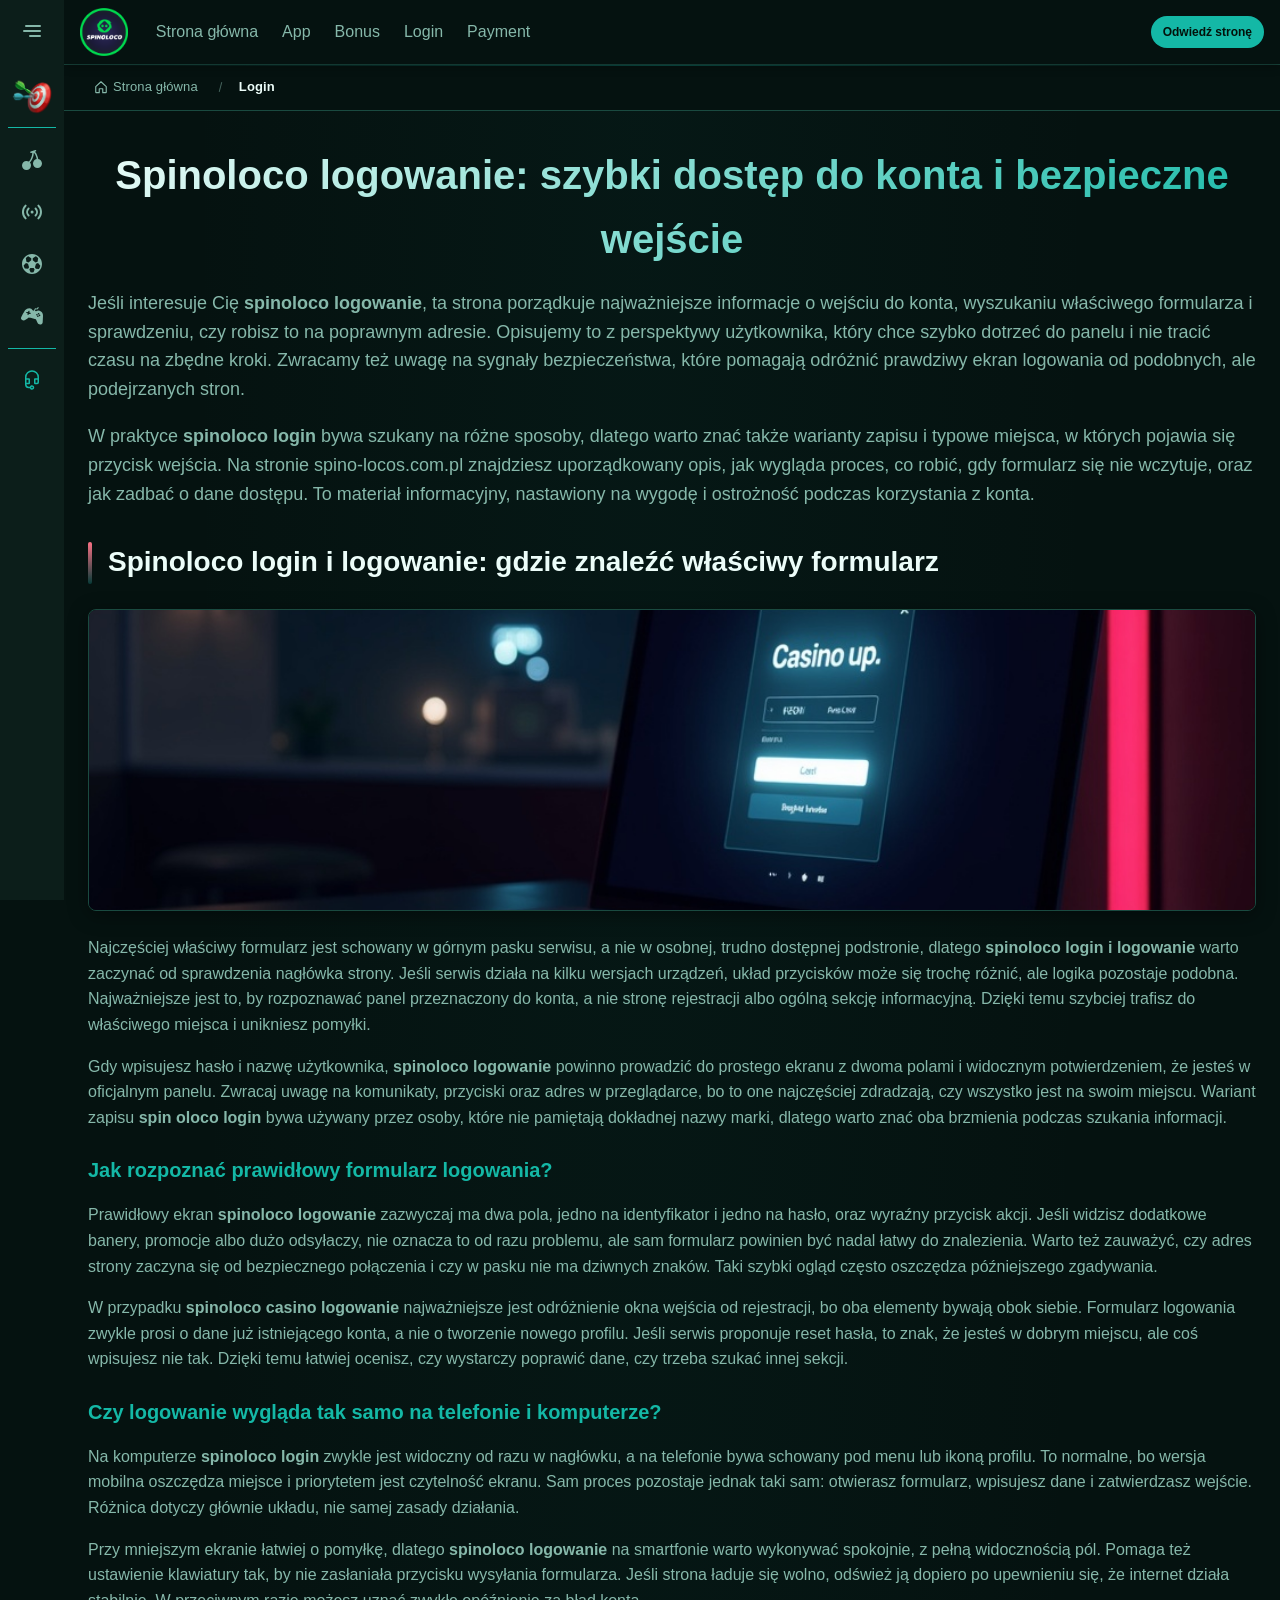
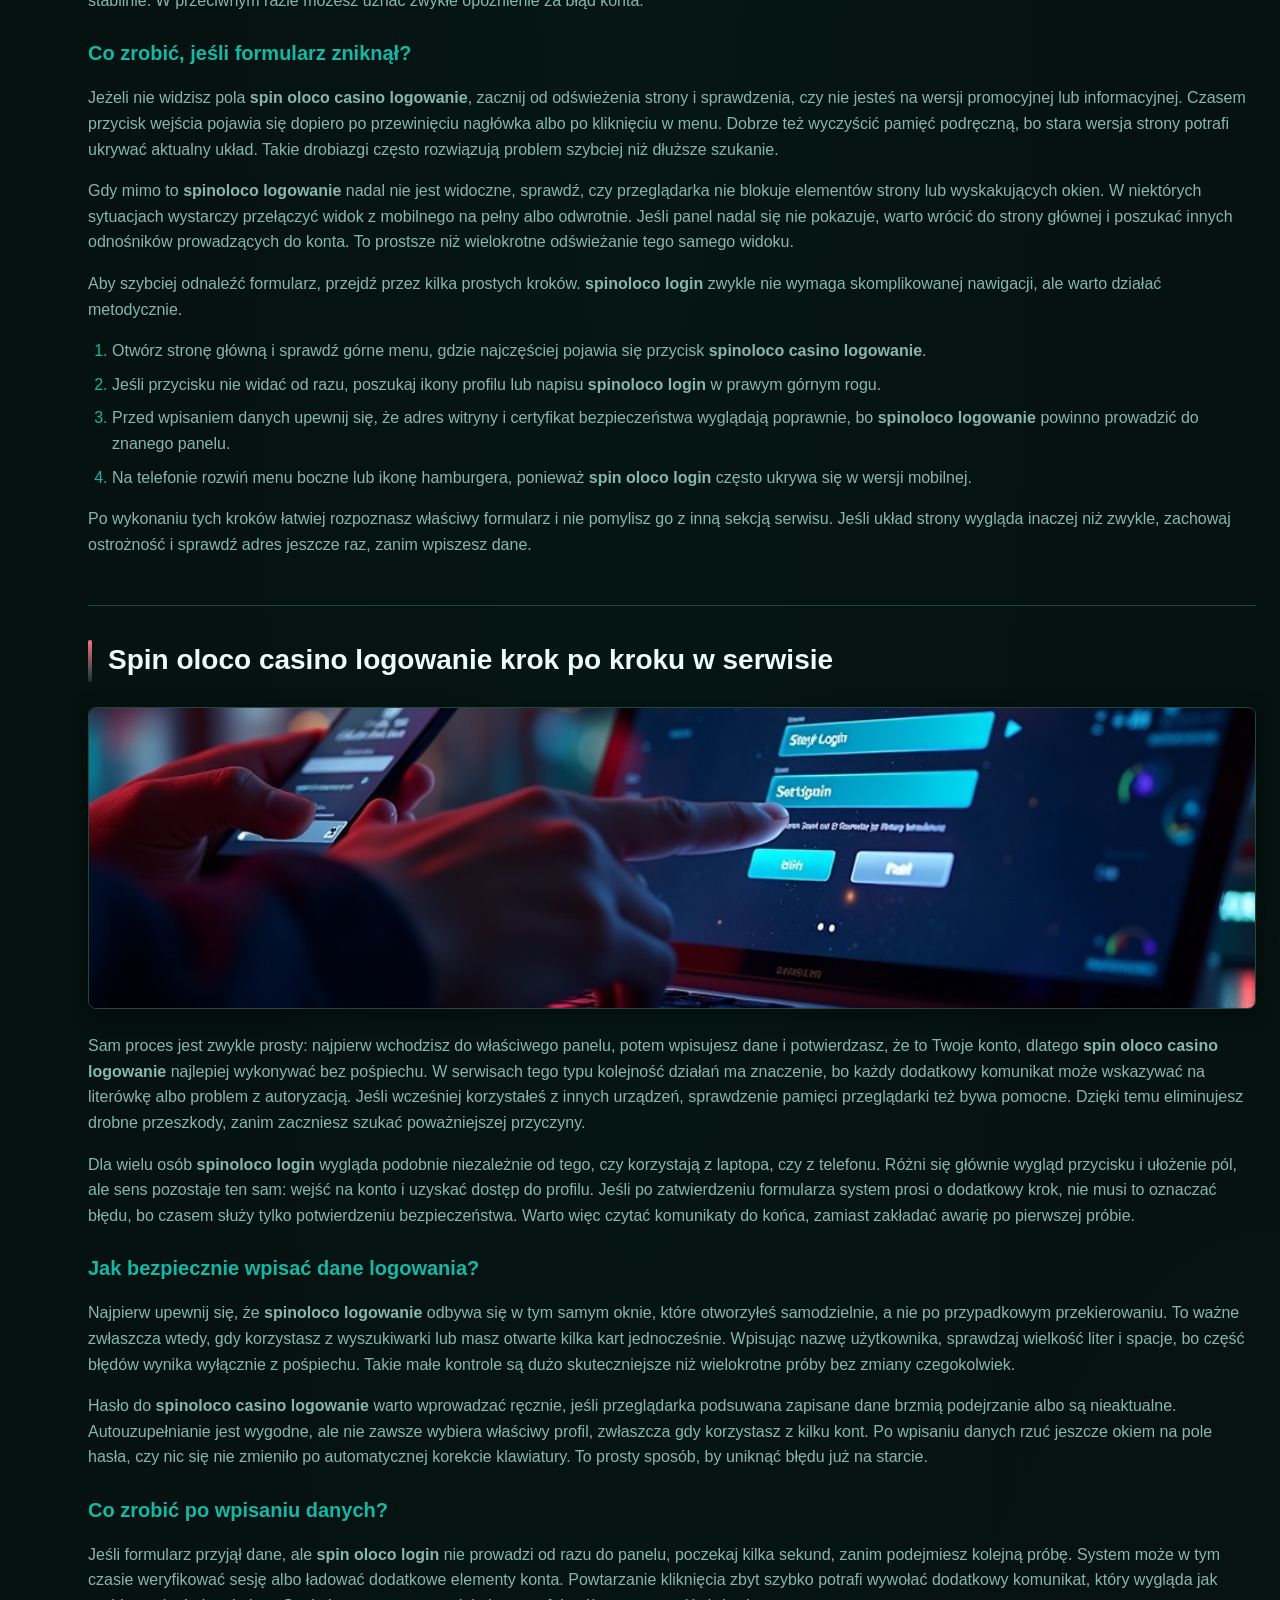
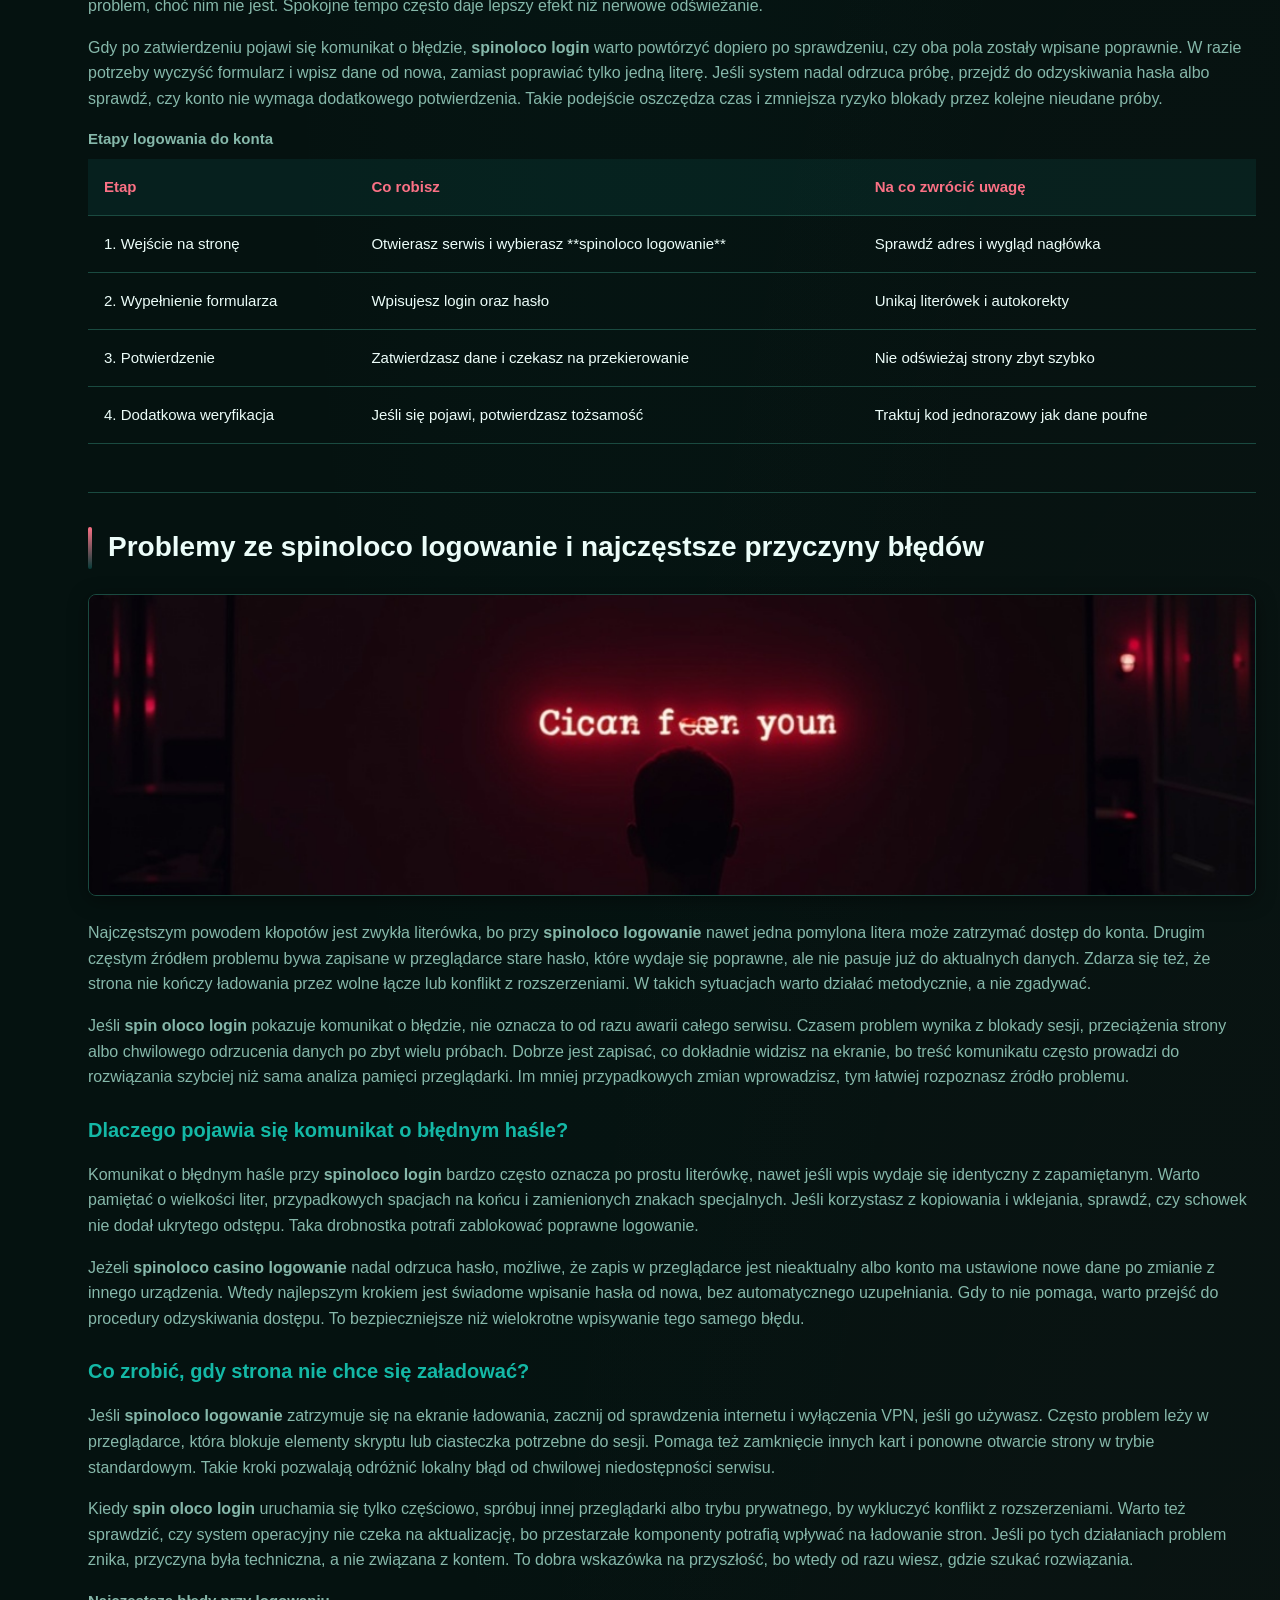
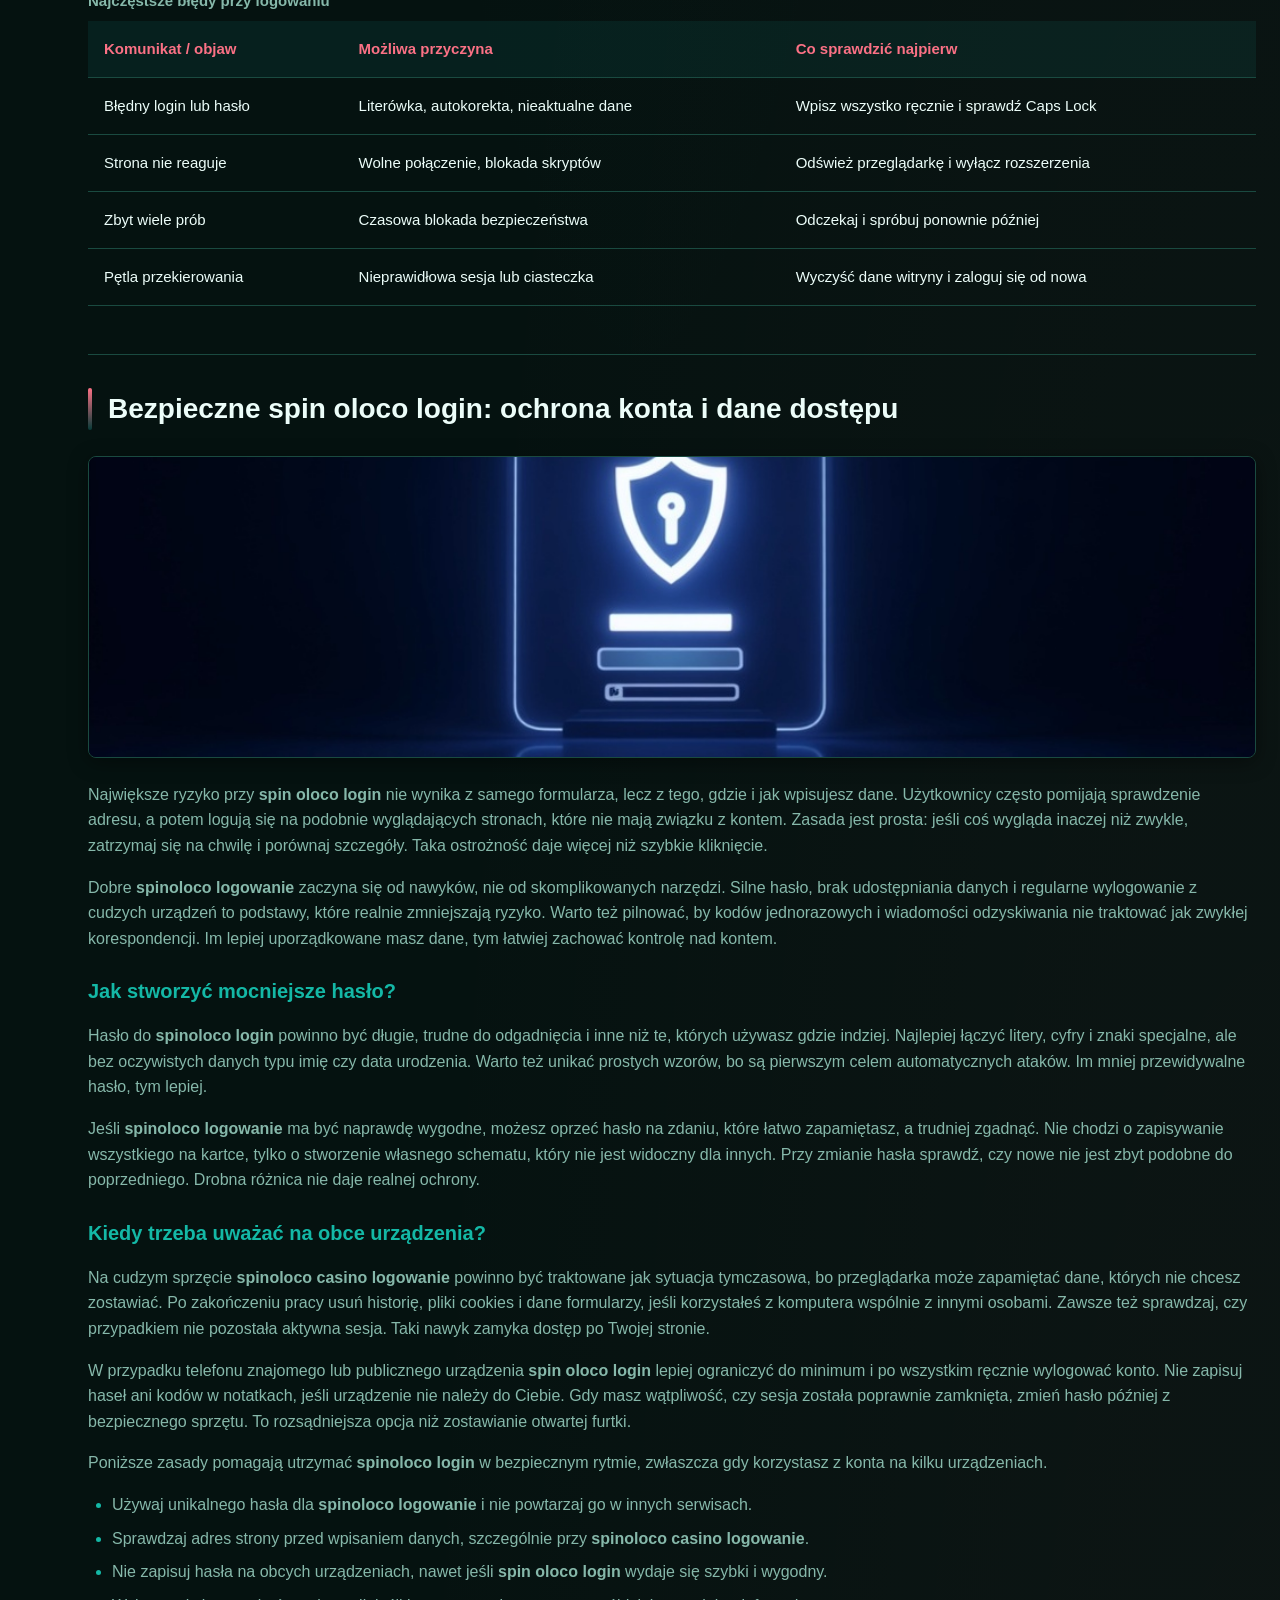
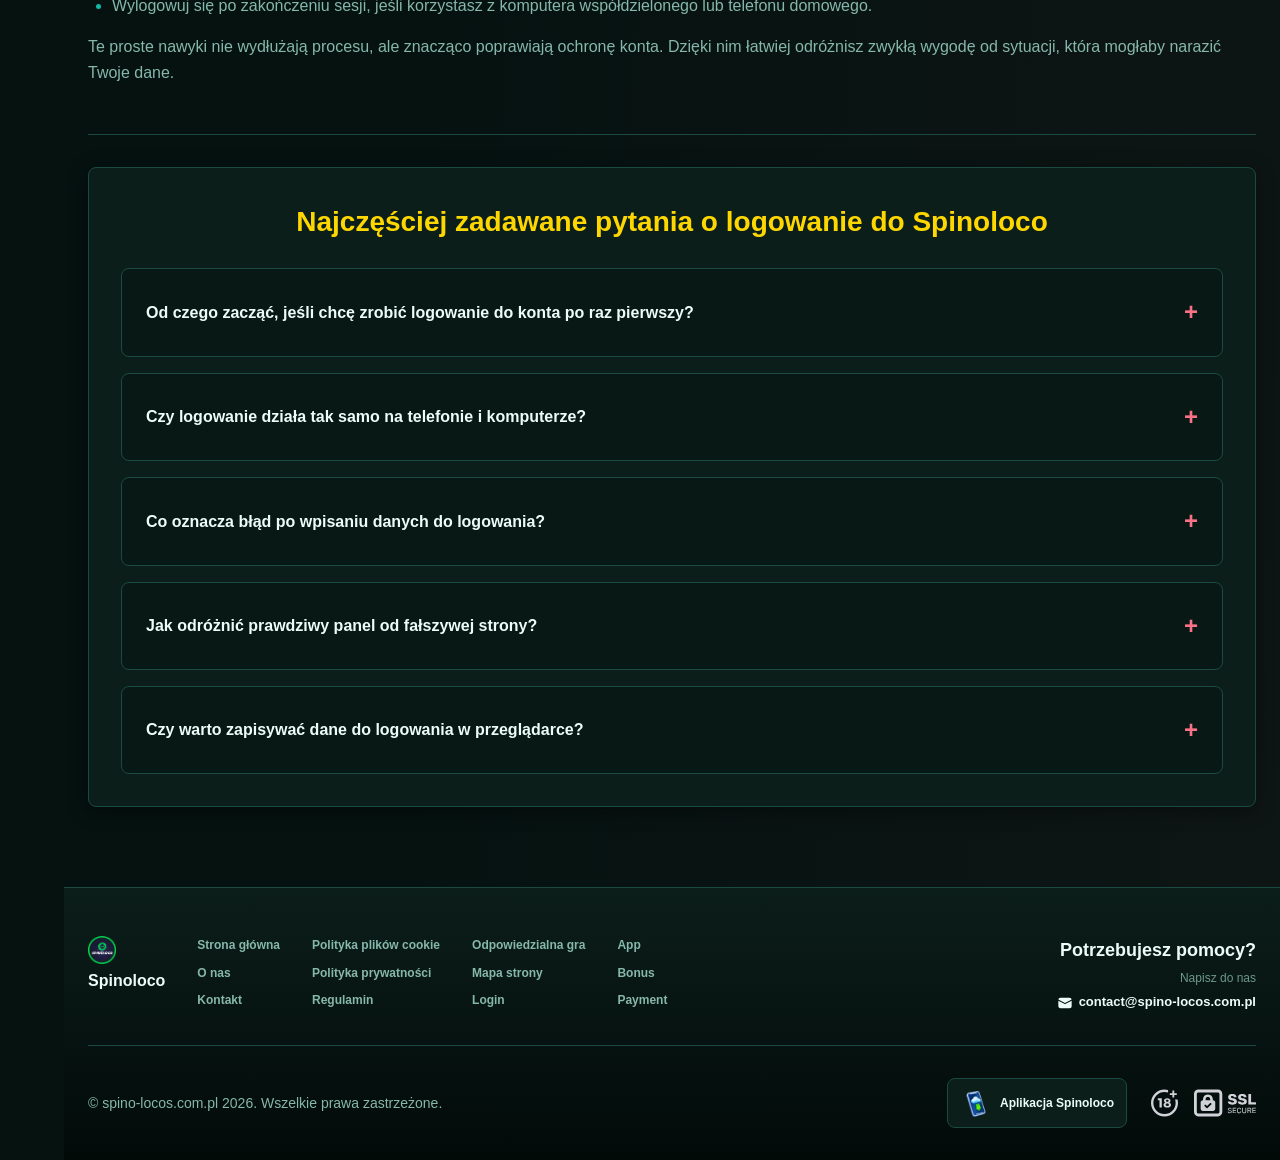
<file: login/index.html>
<!DOCTYPE html>
<html lang="pl">
<head>
    <meta charset="UTF-8">
    <meta name="viewport" content="width=device-width, initial-scale=1.0">
    <meta http-equiv="X-UA-Compatible" content="IE=edge">
    <meta name="robots" content="index, follow">
    <meta name="revisit-after" content="7 days">
    <title>Spinoloco logowanie: szybki dostęp do konta online</title>
    <meta name="title" content="Spinoloco logowanie: szybki dostęp do konta online">
    <meta name="description" content="Spinoloco logowanie 🎰 prowadzi do szybkiego wejścia na konto i wygodnego dostępu, a spinoloco login pomaga zalogować się teraz bez zbędnych kroków.">
    <meta name="keywords" content="spinoloco casino logowanie, spin oloco casino logowanie, spinoloco login, spinoloco logowanie, spin oloco logowanie, spin oloco login">

    <link rel="canonical" href="https://kluthepoland.com.pl/login/">

    <link rel="icon" type="image/png" sizes="32x32" href="/favicon-32x32.png">

    <meta property="og:title" content="Spinoloco logowanie: szybki dostęp do konta online">
    <meta property="og:description" content="Spinoloco logowanie 🎰 prowadzi do szybkiego wejścia na konto i wygodnego dostępu, a spinoloco login pomaga zalogować się teraz bez zbędnych kroków.">
    <meta property="og:type" content="website">
    <meta property="og:url" content="https://kluthepoland.com.pl/login/">
    <meta property="og:site_name" content="Spinoloco">
    <meta property="og:locale" content="pl">
    <meta property="og:image" content="https://kluthepoland.com.pl/images/logo.png">

    <meta name="twitter:card" content="summary">
    <meta name="twitter:title" content="Spinoloco logowanie: szybki dostęp do konta online">
    <meta name="twitter:description" content="Spinoloco logowanie 🎰 prowadzi do szybkiego wejścia na konto i wygodnego dostępu, a spinoloco login pomaga zalogować się teraz bez zbędnych kroków.">
    <meta name="twitter:url" content="https://kluthepoland.com.pl/login/">
    <meta name="twitter:image" content="https://kluthepoland.com.pl/images/logo.png">

    <link rel="stylesheet" href="/css/style.css">

    <link rel="stylesheet" href="/css/layout.css">

</head>
<body>
    <div class="nav-sidebar-2bcc5beb isFull" id="navSidebar">
        <div class="nav-sidebar-content-2bcc5beb">
            <div class="nav-sidebar-wrapped-2bcc5beb">
                <div class="nav-sidebar-header-2bcc5beb">
                    <button class="nav-sidebar-header-toggle-2bcc5beb" aria-label="Toggle menu">
                        <span class="nav-sidebar-header-wrap-2bcc5beb">
                            <svg class="m-icon-2bcc5beb">
                                <use xlink:href="/assets/icons/sidebar/sprites.svg#hamburger-r"/>
                            </svg>
                        </span>
                    </button>
                </div>
                <div class="nav-sidebar-wrapped-content-2bcc5beb hideScrollbar-2bcc5beb">
                    <div class="divider-bottom-2bcc5beb">
                        <div class="nav-card nav-sidebar-card--wrapped-2bcc5beb">


                            <a href="/go" class="nav-card__button-2bcc5beb"
                               title="Misje" rel="noindex nofollow">
                                <img src="/assets/icons/sidebar/missions.webp"
                                     alt="Misje spin oloco logowanie"
                                     title="Misje spin oloco logowanie"
                                     class="nav-card__img-2bcc5beb">
                            </a>
                        </div>
                    </div>

                        <div class="nav-sidebar-wrapped-item-2bcc5beb">
                            <a href="/go" title="Wszystkie gry"
                               class="nav-sidebar-icon-2bcc5beb" rel="noindex nofollow">
                                <svg class="m-icon-2bcc5beb">
                                    <use xlink:href="/assets/icons/sidebar/sprites.svg#all-games"/>
                                </svg>
                            </a>
                        </div>
                        <div class="nav-sidebar-wrapped-item-2bcc5beb">
                            <a href="/go" title="Na żywo"
                               class="nav-sidebar-icon-2bcc5beb" rel="noindex nofollow">
                                <svg class="m-icon-2bcc5beb">
                                    <use xlink:href="/assets/icons/sidebar/sprites.svg#live"/>
                                </svg>
                            </a>
                        </div>
                        <div class="nav-sidebar-wrapped-item-2bcc5beb">
                            <a href="/go" title="Sport"
                               class="nav-sidebar-icon-2bcc5beb" rel="noindex nofollow">
                                <svg class="m-icon-2bcc5beb">
                                    <use xlink:href="/assets/icons/sidebar/sprites.svg#sport-soccer"/>
                                </svg>
                            </a>
                        </div>
                        <div class="nav-sidebar-wrapped-item-2bcc5beb">
                            <a href="/go" title="E-sport"
                               class="nav-sidebar-icon-2bcc5beb" rel="noindex nofollow">
                                <svg class="m-icon-2bcc5beb">
                                    <use xlink:href="/assets/icons/sidebar/sprites.svg#target-gamepad"/>
                                </svg>
                            </a>
                        </div>

                    <div class="divider-top-2bcc5beb">
                        <a href="/go" title="Wsparcie"
                           class="nav-sidebar-support-wrapped-2bcc5beb nav-sidebar-icon-2bcc5beb" rel="noindex nofollow">
                            <svg class="m-icon-2bcc5beb">
                                <use xlink:href="/assets/icons/sidebar/sprites.svg#support"/>
                            </svg>
                        </a>
                    </div>
                </div>
            </div>
        </div>
    </div>

    <div class="nav-sidebar-expanded-2bcc5beb" id="navSidebarExpanded">
        <div class="nav-sidebar-header-2bcc5beb">
            <button class="nav-sidebar-header-toggle-2bcc5beb" aria-label="Close menu">
                <span class="nav-sidebar-header-wrap-2bcc5beb">
                    <svg class="m-icon-2bcc5beb">
                        <use xlink:href="/assets/icons/sidebar/sprites.svg#cross"/>
                    </svg>
                </span>
            </button>
                <a href="/" class="nav-logo-2bcc5beb nav-sidebar-header-logo-2bcc5beb" title="Spinoloco">
                    <img src="/images/logo.png" alt="Spinoloco" title="Spinoloco">
                </a>
        </div>
        <div class="nav-sidebar-expanded-content-2bcc5beb">
            <div class="nav-sidebar-expanded-scrollY-2bcc5beb hideScrollbar-2bcc5beb nav-sidebar-expanded--gap-2bcc5beb">
                <div class="nav-sidebar-expanded-cards-2bcc5beb">


                        <div class="nav-card nav-sidebar-card-2bcc5beb">
                            <a href="/go" class="nav-card__button-2bcc5beb"
                               title="Bonus" rel="noindex nofollow">
                                <img src="/assets/icons/sidebar/bonus.webp" alt="Bonus spinoloco casino logowanie"
                                     title="Bonus spinoloco casino logowanie" class="nav-card__img-2bcc5beb">
                                <span class="nav-card__title-2bcc5beb">Bonus</span>
                            </a>
                        </div>


                        <div class="nav-card nav-sidebar-card-2bcc5beb">
                            <a href="/go" class="nav-card__button-2bcc5beb"
                               title="Misje" rel="noindex nofollow">
                                <img src="/assets/icons/sidebar/missions.webp" alt="Misje spin oloco logowanie"
                                     title="Misje spin oloco logowanie" class="nav-card__img-2bcc5beb">
                                <span class="nav-card__title-2bcc5beb">Misje</span>
                            </a>
                        </div>

                    <div class="nav-sidebar-cards-grid-2bcc5beb">


                            <div class="nav-card nav-sidebar-card-2bcc5beb">
                                <a href="/go" class="nav-card__button-2bcc5beb"
                                   title="Koło fortuny" rel="noindex nofollow">
                                    <img src="/assets/icons/sidebar/wheel.gif" alt="Koło fortuny spin oloco casino logowanie"
                                         title="Koło fortuny spin oloco casino logowanie" class="nav-card__img-2bcc5beb">
                                    <span class="nav-card__title-2bcc5beb">Koło fortuny</span>
                                </a>
                            </div>


                            <div class="nav-card nav-sidebar-card-2bcc5beb">
                                <a href="/go" class="nav-card__button-2bcc5beb"
                                   title="Program lojalnościowy" rel="noindex nofollow">
                                    <img src="/assets/icons/sidebar/loyalty.webp" alt="Program lojalnościowy spinoloco logowanie"
                                         title="Program lojalnościowy spinoloco logowanie" class="nav-card__img-2bcc5beb">
                                    <span class="nav-card__title-2bcc5beb">Program lojalnościowy</span>
                                </a>
                            </div>


                            <div class="nav-card nav-sidebar-card-2bcc5beb">
                                <a href="/go" class="nav-card__button-2bcc5beb"
                                   title="Zwrot gotówki" rel="noindex nofollow">
                                    <img src="/assets/icons/sidebar/cashback.webp" alt="Zwrot gotówki spinoloco logowanie"
                                         title="Zwrot gotówki spinoloco logowanie" class="nav-card__img-2bcc5beb">
                                    <span class="nav-card__title-2bcc5beb">Zwrot gotówki</span>
                                </a>
                            </div>


                            <div class="nav-card nav-sidebar-card-2bcc5beb">
                                <a href="/go" class="nav-card__button-2bcc5beb"
                                   title="Klub VIP" rel="noindex nofollow">
                                    <img src="/assets/icons/sidebar/vipclub.webp" alt="Klub VIP spinoloco casino logowanie"
                                         title="Klub VIP spinoloco casino logowanie" class="nav-card__img-2bcc5beb">
                                    <span class="nav-card__title-2bcc5beb">Klub VIP</span>
                                </a>
                            </div>


                            <div class="nav-card nav-sidebar-card-2bcc5beb">
                                <a href="/go" class="nav-card__button-2bcc5beb"
                                   title="Promocje" rel="noindex nofollow">
                                    <img src="/assets/icons/sidebar/promotions.webp" alt="Promocje spinoloco casino logowanie"
                                         title="Promocje spinoloco casino logowanie" class="nav-card__img-2bcc5beb">
                                    <span class="nav-card__title-2bcc5beb">Promocje</span>
                                </a>
                            </div>
                    </div>
                </div>

                <ul class="nav-sidebar-items-2bcc5beb nav-sidebar-expanded-items-2bcc5beb">
                        <li class="nav-sidebar-items-item">
                            <a href="/go" class="nav-sidebar-items-dropdown"
                               title="Wszystkie gry" rel="noindex nofollow">
                                <div class="nav-sidebar-items-title-2bcc5beb nav-sidebar-items-title--light-2bcc5beb">
                                    <div class="m-icon-container-2bcc5beb nav-sidebar-item-icon-2bcc5beb">
                                        <svg class="m-icon-2bcc5beb">
                                            <use xlink:href="/assets/icons/sidebar/sprites.svg#all-games"/>
                                        </svg>
                                    </div>
                                    <span>Wszystkie gry</span>
                                </div>
                            </a>
                        </li>
                        <li class="nav-sidebar-items-item">
                            <a href="/go" class="nav-sidebar-items-dropdown"
                               title="Na żywo" rel="noindex nofollow">
                                <div class="nav-sidebar-items-title-2bcc5beb nav-sidebar-items-title--light-2bcc5beb">
                                    <div class="m-icon-container-2bcc5beb nav-sidebar-item-icon-2bcc5beb">
                                        <svg class="m-icon-2bcc5beb">
                                            <use xlink:href="/assets/icons/sidebar/sprites.svg#live"/>
                                        </svg>
                                    </div>
                                    <span>Na żywo</span>
                                </div>
                            </a>
                        </li>
                        <li class="nav-sidebar-items-item">
                            <a href="/go" class="nav-sidebar-items-dropdown"
                               title="Sport" rel="noindex nofollow">
                                <div class="nav-sidebar-items-title-2bcc5beb nav-sidebar-items-title--light-2bcc5beb">
                                    <div class="m-icon-container-2bcc5beb nav-sidebar-item-icon-2bcc5beb">
                                        <svg class="m-icon-2bcc5beb">
                                            <use xlink:href="/assets/icons/sidebar/sprites.svg#sport-soccer"/>
                                        </svg>
                                    </div>
                                    <span>Sport</span>
                                </div>
                            </a>
                        </li>
                        <li class="nav-sidebar-items-item">
                            <a href="/go" class="nav-sidebar-items-dropdown"
                               title="E-sport" rel="noindex nofollow">
                                <div class="nav-sidebar-items-title-2bcc5beb nav-sidebar-items-title--light-2bcc5beb">
                                    <div class="m-icon-container-2bcc5beb nav-sidebar-item-icon-2bcc5beb">
                                        <svg class="m-icon-2bcc5beb">
                                            <use xlink:href="/assets/icons/sidebar/sprites.svg#target-gamepad"/>
                                        </svg>
                                    </div>
                                    <span>E-sport</span>
                                </div>
                            </a>
                        </li>
                </ul>

                <ul class="nav-sidebar-items-2bcc5beb nav-sidebar-expanded-items-2bcc5beb flex-1-2bcc5beb"></ul>

                <div class="nav-sidebar-expanded-support-2bcc5beb">
                    <div class="nav-sidebar-expanded-support-help-2bcc5beb">
                        <a href="/go" title="Wsparcie"
                           class="m-button-2bcc5beb m-button--success-2bcc5beb m-button--m-2bcc5beb nav-sidebar-support-2bcc5beb"
                           rel="noindex nofollow">
                            <div class="m-button-content-2bcc5beb">
                                <svg class="m-icon-2bcc5beb">
                                    <use xlink:href="/assets/icons/sidebar/sprites.svg#support"/>
                                </svg>
                                Wsparcie
                            </div>
                        </a>
                    </div>
                </div>

                <div class="nav-sidebar-expanded-app-links-2bcc5beb">
                    <a href="/go" class="footer-app-button-2bcc5beb"
                       title="Aplikacja Spinoloco" rel="noindex nofollow">
                        <img class="footer-app-button-image-2bcc5beb"
                             alt="Aplikacja Spinoloco"
                             title="Aplikacja Spinoloco"
                             src="/assets/icons/mobile/app-button-icon.webp">
                        <div class="footer-app-button-text-2bcc5beb">
                            <p class="m-text-2bcc5beb m-fs12-2bcc5beb m-fw700-2bcc5beb m-lh160-2bcc5beb footer-app-button-title-2bcc5beb">Aplikacja Spinoloco</p>
                            <p class="m-text-2bcc5beb m-fs10-2bcc5beb m-fw500-2bcc5beb m-lh160-2bcc5beb footer-app-button-description-2bcc5beb"
                               style="color: #ffffff;">Zainstaluj naszą aplikację</p>
                        </div>
                    </a>
                </div>
            </div>
        </div>
    </div>

    <div class="bottom-overlays-2bcc5beb">
        <div class="bottom-action-buttons-2bcc5beb bottom-overlays__action-buttons-2bcc5beb">
            <div class="bottom-communication-button-2bcc5beb">
                <button class="m-button-2bcc5beb m-gradient-border m-button--secondary-2bcc5beb m-button--m-2bcc5beb scroll-top-btn-2bcc5beb"
                        aria-label="Scroll to top" title="Scroll to top">
                    <div class="m-icon-container-2bcc5beb">
                        <span class="scroll-top-arrow-2bcc5beb">&uarr;</span>
                    </div>
                </button>
            </div>
        </div>

        <nav class="mobile-nav-2bcc5beb" aria-label="Mobile navigation">
            <div class="mobile-nav-wrap-2bcc5beb">
                <a href="/go" title="Wszystkie gry"
                   rel="noindex nofollow" target="_blank">
                    <div class="mobile-nav-item-2bcc5beb">
                        <div class="mobile-nav-item__icon-wrap-2bcc5beb">
                            <svg class="m-icon-2bcc5beb m-icon-loadable mobile-nav-item__icon-2bcc5beb">
                                <use xlink:href="/assets/icons/sidebar/sprites.svg#all-games"/>
                            </svg>
                        </div>
                        <p class="m-text-2bcc5beb m-fs10-2bcc5beb m-fw600-2bcc5beb m-lh160-2bcc5beb m-text-center-2bcc5beb mobile-nav-item__text-2bcc5beb">Wszystkie gry</p>
                    </div>
                </a>

                <a href="/go" title="Sport"
                   rel="noindex nofollow" target="_blank">
                    <div class="mobile-nav-item-2bcc5beb">
                        <div class="mobile-nav-item__icon-wrap-2bcc5beb">
                            <svg class="m-icon-2bcc5beb m-icon-loadable mobile-nav-item__icon-2bcc5beb">
                                <use xlink:href="/assets/icons/sidebar/sprites.svg#sport-soccer"/>
                            </svg>
                        </div>
                        <p class="m-text-2bcc5beb m-fs10-2bcc5beb m-fw600-2bcc5beb m-lh160-2bcc5beb m-text-center-2bcc5beb mobile-nav-item__text-2bcc5beb">Sport</p>
                    </div>
                </a>

                <div class="mobile-nav-item-2bcc5beb">
                    <a href="/go"
                       class="m-button-2bcc5beb m-gradient-border m-button--primary-2bcc5beb m-button--m-2bcc5beb mobile-nav-item__icon-wrap-2bcc5beb"
                       title="Odwiedź stronę"
                       rel="noindex nofollow" target="_blank">
                        <div class="m-button-content-2bcc5beb">
                            <svg class="m-icon-2bcc5beb m-icon-loadable mobile-nav-item__icon-2bcc5beb">
                                <use xlink:href="/assets/icons/sidebar/sprites.svg#person"/>
                            </svg>
                        </div>
                    </a>
                    <p class="m-text-2bcc5beb m-fs10-2bcc5beb m-fw600-2bcc5beb m-lh160-2bcc5beb m-text-center-2bcc5beb mobile-nav-item__text-2bcc5beb">Odwiedź stronę</p>
                </div>

                <a href="/go" title="Bonus"
                   rel="noindex nofollow" target="_blank">
                    <div class="mobile-nav-item-2bcc5beb">
                        <div class="mobile-nav-item__icon-wrap-2bcc5beb">
                            <svg class="m-icon-2bcc5beb m-icon-loadable mobile-nav-item__icon-2bcc5beb">
                                <use xlink:href="/assets/icons/sidebar/sprites.svg#gift"/>
                            </svg>
                        </div>
                        <p class="m-text-2bcc5beb m-fs10-2bcc5beb m-fw600-2bcc5beb m-lh160-2bcc5beb m-text-center-2bcc5beb mobile-nav-item__text-2bcc5beb">Bonus</p>
                    </div>
                </a>

                <a href="/go" title="Misje"
                   rel="noindex nofollow" target="_blank">
                    <div class="mobile-nav-item-2bcc5beb">
                        <div class="mobile-nav-item__icon-wrap-2bcc5beb">
                            <svg class="m-icon-2bcc5beb m-icon-loadable mobile-nav-item__icon-2bcc5beb">
                                <use xlink:href="/assets/icons/sidebar/sprites.svg#activities"/>
                            </svg>
                        </div>
                        <p class="m-text-2bcc5beb m-fs10-2bcc5beb m-fw600-2bcc5beb m-lh160-2bcc5beb m-text-center-2bcc5beb mobile-nav-item__text-2bcc5beb">Misje</p>
                    </div>
                </a>
            </div>
        </nav>
    </div>


    <div class="site-wrapper-2bcc5beb with-sidebar-2bcc5beb">
<nav class="main-nav-2bcc5beb">
    <div class="main-nav-content-2bcc5beb">
        <div class="main-nav-content-left-2bcc5beb">
            <button class="main-nav-content-toggle-2bcc5beb nav-sidebar-header-toggle-2bcc5beb" aria-label="Toggle menu" aria-expanded="false">
                <svg class="m-icon-2bcc5beb m-icon-loadable">
                    <use xlink:href="/assets/icons/sidebar/sprites.svg#hamburger"/>
                </svg>
            </button>

            <a href="/" class="nav-logo-2bcc5beb main-nav-logo-2bcc5beb" title="Spinoloco">
                <img src="/images/logo.png" alt="Spinoloco" title="Spinoloco">
            </a>
        </div>

        <div class="main-nav-content-center-2bcc5beb">
            <a href="/" class="nav-link-2bcc5beb" title="Strona główna">Strona główna</a>
            <a href="/app/" class="nav-link-2bcc5beb" title="App">App</a>
            <a href="/bonus/" class="nav-link-2bcc5beb" title="Bonus">Bonus</a>
            <a href="/login/" class="nav-link-2bcc5beb" title="Login">Login</a>
            <a href="/payment/" class="nav-link-2bcc5beb" title="Payment">Payment</a>
        </div>

        <div class="main-nav-content-auth-2bcc5beb">
            <a class="m-button-2bcc5beb m-gradient-border m-button--primary-2bcc5beb m-button--s-2bcc5beb"
               href="/go" title="Odwiedź stronę"
               rel="noindex nofollow" target="_blank">
                <div class="m-button-content-2bcc5beb">Odwiedź stronę</div>
            </a>
        </div>
    </div>
</nav><div class="breadcrumb-bar-2bcc5beb">
    <div class="container-2bcc5beb">
        <nav class="breadcrumbs-2bcc5beb" aria-label="Breadcrumb">
            <ol class="breadcrumb-list-2bcc5beb">
                <li class="breadcrumb-item-2bcc5beb">
                    <a href="/" title="Strona główna">
                        <svg class="breadcrumb-home-icon-2bcc5beb" viewBox="0 0 16 16" fill="none" aria-hidden="true">
                            <path d="M2 7.5L8 2l6 5.5V14a.5.5 0 0 1-.5.5H10V10H6v4.5H2.5A.5.5 0 0 1 2 14V7.5Z" stroke="currentColor" stroke-width="1.3" stroke-linejoin="round"/>
                        </svg>
                        <span>Strona główna</span>
                    </a>
                </li>
                <li class="breadcrumb-item-2bcc5beb current-2bcc5beb" aria-current="page">
                    Login
                </li>
            </ol>
        </nav>
    </div>
</div>

        <main class="main-content-2bcc5beb">
<article class="page-content-2bcc5beb">
    <div class="container-2bcc5beb">




        <header class="page-header-2bcc5beb">
            <h1>Spinoloco logowanie: szybki dostęp do konta i bezpieczne wejście</h1>
            <div class="intro-2bcc5beb">
                <p>Jeśli interesuje Cię <strong>spinoloco logowanie</strong>, ta strona porządkuje najważniejsze informacje o wejściu do konta, wyszukaniu właściwego formularza i sprawdzeniu, czy robisz to na poprawnym adresie. Opisujemy to z perspektywy użytkownika, który chce szybko dotrzeć do panelu i nie tracić czasu na zbędne kroki. Zwracamy też uwagę na sygnały bezpieczeństwa, które pomagają odróżnić prawdziwy ekran logowania od podobnych, ale podejrzanych stron.</p>
                <p>W praktyce <strong>spinoloco login</strong> bywa szukany na różne sposoby, dlatego warto znać także warianty zapisu i typowe miejsca, w których pojawia się przycisk wejścia. Na stronie spino-locos.com.pl znajdziesz uporządkowany opis, jak wygląda proces, co robić, gdy formularz się nie wczytuje, oraz jak zadbać o dane dostępu. To materiał informacyjny, nastawiony na wygodę i ostrożność podczas korzystania z konta.</p>
            </div>
        </header>



        <section class="content-section-2bcc5beb card-2bcc5beb">
            <h2 id="toc-s0">Spinoloco login i logowanie: gdzie znaleźć właściwy formularz</h2>

            <div class="section-image-2bcc5beb">
                <img src="/images/spinoloco-login-panel.png" alt="Ekran logowania do konta na laptopie w ciemnej, neonowej scenerii kasynowej" title="Ekran logowania do konta na laptopie w ciemnej, neonowej scenerii kasynowej" loading="lazy">
            </div>

            <p>Najczęściej właściwy formularz jest schowany w górnym pasku serwisu, a nie w osobnej, trudno dostępnej podstronie, dlatego <strong>spinoloco login i logowanie</strong> warto zaczynać od sprawdzenia nagłówka strony. Jeśli serwis działa na kilku wersjach urządzeń, układ przycisków może się trochę różnić, ale logika pozostaje podobna. Najważniejsze jest to, by rozpoznawać panel przeznaczony do konta, a nie stronę rejestracji albo ogólną sekcję informacyjną. Dzięki temu szybciej trafisz do właściwego miejsca i unikniesz pomyłki.</p>
            <p>Gdy wpisujesz hasło i nazwę użytkownika, <strong>spinoloco logowanie</strong> powinno prowadzić do prostego ekranu z dwoma polami i widocznym potwierdzeniem, że jesteś w oficjalnym panelu. Zwracaj uwagę na komunikaty, przyciski oraz adres w przeglądarce, bo to one najczęściej zdradzają, czy wszystko jest na swoim miejscu. Wariant zapisu <strong>spin oloco login</strong> bywa używany przez osoby, które nie pamiętają dokładnej nazwy marki, dlatego warto znać oba brzmienia podczas szukania informacji.</p>

                
        <h3 id="toc-s0-b0">Jak rozpoznać prawidłowy formularz logowania?</h3>
            <p>Prawidłowy ekran <strong>spinoloco logowanie</strong> zazwyczaj ma dwa pola, jedno na identyfikator i jedno na hasło, oraz wyraźny przycisk akcji. Jeśli widzisz dodatkowe banery, promocje albo dużo odsyłaczy, nie oznacza to od razu problemu, ale sam formularz powinien być nadal łatwy do znalezienia. Warto też zauważyć, czy adres strony zaczyna się od bezpiecznego połączenia i czy w pasku nie ma dziwnych znaków. Taki szybki ogląd często oszczędza późniejszego zgadywania.</p>
            <p>W przypadku <strong>spinoloco casino logowanie</strong> najważniejsze jest odróżnienie okna wejścia od rejestracji, bo oba elementy bywają obok siebie. Formularz logowania zwykle prosi o dane już istniejącego konta, a nie o tworzenie nowego profilu. Jeśli serwis proponuje reset hasła, to znak, że jesteś w dobrym miejscu, ale coś wpisujesz nie tak. Dzięki temu łatwiej ocenisz, czy wystarczy poprawić dane, czy trzeba szukać innej sekcji.</p>



                
        <h3 id="toc-s0-b1">Czy logowanie wygląda tak samo na telefonie i komputerze?</h3>
            <p>Na komputerze <strong>spinoloco login</strong> zwykle jest widoczny od razu w nagłówku, a na telefonie bywa schowany pod menu lub ikoną profilu. To normalne, bo wersja mobilna oszczędza miejsce i priorytetem jest czytelność ekranu. Sam proces pozostaje jednak taki sam: otwierasz formularz, wpisujesz dane i zatwierdzasz wejście. Różnica dotyczy głównie układu, nie samej zasady działania.</p>
            <p>Przy mniejszym ekranie łatwiej o pomyłkę, dlatego <strong>spinoloco logowanie</strong> na smartfonie warto wykonywać spokojnie, z pełną widocznością pól. Pomaga też ustawienie klawiatury tak, by nie zasłaniała przycisku wysyłania formularza. Jeśli strona ładuje się wolno, odśwież ją dopiero po upewnieniu się, że internet działa stabilnie. W przeciwnym razie możesz uznać zwykłe opóźnienie za błąd konta.</p>



                
        <h3 id="toc-s0-b2">Co zrobić, jeśli formularz zniknął?</h3>
            <p>Jeżeli nie widzisz pola <strong>spin oloco casino logowanie</strong>, zacznij od odświeżenia strony i sprawdzenia, czy nie jesteś na wersji promocyjnej lub informacyjnej. Czasem przycisk wejścia pojawia się dopiero po przewinięciu nagłówka albo po kliknięciu w menu. Dobrze też wyczyścić pamięć podręczną, bo stara wersja strony potrafi ukrywać aktualny układ. Takie drobiazgi często rozwiązują problem szybciej niż dłuższe szukanie.</p>
            <p>Gdy mimo to <strong>spinoloco logowanie</strong> nadal nie jest widoczne, sprawdź, czy przeglądarka nie blokuje elementów strony lub wyskakujących okien. W niektórych sytuacjach wystarczy przełączyć widok z mobilnego na pełny albo odwrotnie. Jeśli panel nadal się nie pokazuje, warto wrócić do strony głównej i poszukać innych odnośników prowadzących do konta. To prostsze niż wielokrotne odświeżanie tego samego widoku.</p>



                
        <p>Aby szybciej odnaleźć formularz, przejdź przez kilka prostych kroków. <strong>spinoloco login</strong> zwykle nie wymaga skomplikowanej nawigacji, ale warto działać metodycznie.</p>
        <ol class="content-list-2bcc5beb content-list--ordered">
                <li>Otwórz stronę główną i sprawdź górne menu, gdzie najczęściej pojawia się przycisk <strong>spinoloco casino logowanie</strong>.</li>
                <li>Jeśli przycisku nie widać od razu, poszukaj ikony profilu lub napisu <strong>spinoloco login</strong> w prawym górnym rogu.</li>
                <li>Przed wpisaniem danych upewnij się, że adres witryny i certyfikat bezpieczeństwa wyglądają poprawnie, bo <strong>spinoloco logowanie</strong> powinno prowadzić do znanego panelu.</li>
                <li>Na telefonie rozwiń menu boczne lub ikonę hamburgera, ponieważ <strong>spin oloco login</strong> często ukrywa się w wersji mobilnej.</li>
        </ol>
        <p>Po wykonaniu tych kroków łatwiej rozpoznasz właściwy formularz i nie pomylisz go z inną sekcją serwisu. Jeśli układ strony wygląda inaczej niż zwykle, zachowaj ostrożność i sprawdź adres jeszcze raz, zanim wpiszesz dane.</p>



        </section>
        <section class="content-section-2bcc5beb card-2bcc5beb">
            <h2 id="toc-s1">Spin oloco casino logowanie krok po kroku w serwisie</h2>

            <div class="section-image-2bcc5beb">
                <img src="/images/spinoloco-login-steps.png" alt="Logowanie krok po kroku na laptopie i telefonie w ciemnej oprawie kasynowej" title="Logowanie krok po kroku na laptopie i telefonie w ciemnej oprawie kasynowej" loading="lazy">
            </div>

            <p>Sam proces jest zwykle prosty: najpierw wchodzisz do właściwego panelu, potem wpisujesz dane i potwierdzasz, że to Twoje konto, dlatego <strong>spin oloco casino logowanie</strong> najlepiej wykonywać bez pośpiechu. W serwisach tego typu kolejność działań ma znaczenie, bo każdy dodatkowy komunikat może wskazywać na literówkę albo problem z autoryzacją. Jeśli wcześniej korzystałeś z innych urządzeń, sprawdzenie pamięci przeglądarki też bywa pomocne. Dzięki temu eliminujesz drobne przeszkody, zanim zaczniesz szukać poważniejszej przyczyny.</p>
            <p>Dla wielu osób <strong>spinoloco login</strong> wygląda podobnie niezależnie od tego, czy korzystają z laptopa, czy z telefonu. Różni się głównie wygląd przycisku i ułożenie pól, ale sens pozostaje ten sam: wejść na konto i uzyskać dostęp do profilu. Jeśli po zatwierdzeniu formularza system prosi o dodatkowy krok, nie musi to oznaczać błędu, bo czasem służy tylko potwierdzeniu bezpieczeństwa. Warto więc czytać komunikaty do końca, zamiast zakładać awarię po pierwszej próbie.</p>

                
        <h3 id="toc-s1-b0">Jak bezpiecznie wpisać dane logowania?</h3>
            <p>Najpierw upewnij się, że <strong>spinoloco logowanie</strong> odbywa się w tym samym oknie, które otworzyłeś samodzielnie, a nie po przypadkowym przekierowaniu. To ważne zwłaszcza wtedy, gdy korzystasz z wyszukiwarki lub masz otwarte kilka kart jednocześnie. Wpisując nazwę użytkownika, sprawdzaj wielkość liter i spacje, bo część błędów wynika wyłącznie z pośpiechu. Takie małe kontrole są dużo skuteczniejsze niż wielokrotne próby bez zmiany czegokolwiek.</p>
            <p>Hasło do <strong>spinoloco casino logowanie</strong> warto wprowadzać ręcznie, jeśli przeglądarka podsuwana zapisane dane brzmią podejrzanie albo są nieaktualne. Autouzupełnianie jest wygodne, ale nie zawsze wybiera właściwy profil, zwłaszcza gdy korzystasz z kilku kont. Po wpisaniu danych rzuć jeszcze okiem na pole hasła, czy nic się nie zmieniło po automatycznej korekcie klawiatury. To prosty sposób, by uniknąć błędu już na starcie.</p>



                
        <h3 id="toc-s1-b1">Co zrobić po wpisaniu danych?</h3>
            <p>Jeśli formularz przyjął dane, ale <strong>spin oloco login</strong> nie prowadzi od razu do panelu, poczekaj kilka sekund, zanim podejmiesz kolejną próbę. System może w tym czasie weryfikować sesję albo ładować dodatkowe elementy konta. Powtarzanie kliknięcia zbyt szybko potrafi wywołać dodatkowy komunikat, który wygląda jak problem, choć nim nie jest. Spokojne tempo często daje lepszy efekt niż nerwowe odświeżanie.</p>
            <p>Gdy po zatwierdzeniu pojawi się komunikat o błędzie, <strong>spinoloco login</strong> warto powtórzyć dopiero po sprawdzeniu, czy oba pola zostały wpisane poprawnie. W razie potrzeby wyczyść formularz i wpisz dane od nowa, zamiast poprawiać tylko jedną literę. Jeśli system nadal odrzuca próbę, przejdź do odzyskiwania hasła albo sprawdź, czy konto nie wymaga dodatkowego potwierdzenia. Takie podejście oszczędza czas i zmniejsza ryzyko blokady przez kolejne nieudane próby.</p>



                
        <div class="table-wrapper-2bcc5beb">
            <table class="content-table-2bcc5beb">
                <caption>Etapy logowania do konta</caption>

                <thead>
                    <tr>
                            <th>Etap</th>
                            <th>Co robisz</th>
                            <th>Na co zwrócić uwagę</th>
                    </tr>
                </thead>

                <tbody>
                        <tr>
                                <td>1. Wejście na stronę</td>
                                <td>Otwierasz serwis i wybierasz **spinoloco logowanie**</td>
                                <td>Sprawdź adres i wygląd nagłówka</td>
                        </tr>
                        <tr>
                                <td>2. Wypełnienie formularza</td>
                                <td>Wpisujesz login oraz hasło</td>
                                <td>Unikaj literówek i autokorekty</td>
                        </tr>
                        <tr>
                                <td>3. Potwierdzenie</td>
                                <td>Zatwierdzasz dane i czekasz na przekierowanie</td>
                                <td>Nie odświeżaj strony zbyt szybko</td>
                        </tr>
                        <tr>
                                <td>4. Dodatkowa weryfikacja</td>
                                <td>Jeśli się pojawi, potwierdzasz tożsamość</td>
                                <td>Traktuj kod jednorazowy jak dane poufne</td>
                        </tr>
                </tbody>
            </table>
        </div>



        </section>
        <section class="content-section-2bcc5beb card-2bcc5beb">
            <h2 id="toc-s2">Problemy ze spinoloco logowanie i najczęstsze przyczyny błędów</h2>

            <div class="section-image-2bcc5beb">
                <img src="/images/spinoloco-login-errors.png" alt="Komunikat błędu na ekranie logowania w ciemnej atmosferze kasyna" title="Komunikat błędu na ekranie logowania w ciemnej atmosferze kasyna" loading="lazy">
            </div>

            <p>Najczęstszym powodem kłopotów jest zwykła literówka, bo przy <strong>spinoloco logowanie</strong> nawet jedna pomylona litera może zatrzymać dostęp do konta. Drugim częstym źródłem problemu bywa zapisane w przeglądarce stare hasło, które wydaje się poprawne, ale nie pasuje już do aktualnych danych. Zdarza się też, że strona nie kończy ładowania przez wolne łącze lub konflikt z rozszerzeniami. W takich sytuacjach warto działać metodycznie, a nie zgadywać.</p>
            <p>Jeśli <strong>spin oloco login</strong> pokazuje komunikat o błędzie, nie oznacza to od razu awarii całego serwisu. Czasem problem wynika z blokady sesji, przeciążenia strony albo chwilowego odrzucenia danych po zbyt wielu próbach. Dobrze jest zapisać, co dokładnie widzisz na ekranie, bo treść komunikatu często prowadzi do rozwiązania szybciej niż sama analiza pamięci przeglądarki. Im mniej przypadkowych zmian wprowadzisz, tym łatwiej rozpoznasz źródło problemu.</p>

                
        <h3 id="toc-s2-b0">Dlaczego pojawia się komunikat o błędnym haśle?</h3>
            <p>Komunikat o błędnym haśle przy <strong>spinoloco login</strong> bardzo często oznacza po prostu literówkę, nawet jeśli wpis wydaje się identyczny z zapamiętanym. Warto pamiętać o wielkości liter, przypadkowych spacjach na końcu i zamienionych znakach specjalnych. Jeśli korzystasz z kopiowania i wklejania, sprawdź, czy schowek nie dodał ukrytego odstępu. Taka drobnostka potrafi zablokować poprawne logowanie.</p>
            <p>Jeżeli <strong>spinoloco casino logowanie</strong> nadal odrzuca hasło, możliwe, że zapis w przeglądarce jest nieaktualny albo konto ma ustawione nowe dane po zmianie z innego urządzenia. Wtedy najlepszym krokiem jest świadome wpisanie hasła od nowa, bez automatycznego uzupełniania. Gdy to nie pomaga, warto przejść do procedury odzyskiwania dostępu. To bezpieczniejsze niż wielokrotne wpisywanie tego samego błędu.</p>



                
        <h3 id="toc-s2-b1">Co zrobić, gdy strona nie chce się załadować?</h3>
            <p>Jeśli <strong>spinoloco logowanie</strong> zatrzymuje się na ekranie ładowania, zacznij od sprawdzenia internetu i wyłączenia VPN, jeśli go używasz. Często problem leży w przeglądarce, która blokuje elementy skryptu lub ciasteczka potrzebne do sesji. Pomaga też zamknięcie innych kart i ponowne otwarcie strony w trybie standardowym. Takie kroki pozwalają odróżnić lokalny błąd od chwilowej niedostępności serwisu.</p>
            <p>Kiedy <strong>spin oloco login</strong> uruchamia się tylko częściowo, spróbuj innej przeglądarki albo trybu prywatnego, by wykluczyć konflikt z rozszerzeniami. Warto też sprawdzić, czy system operacyjny nie czeka na aktualizację, bo przestarzałe komponenty potrafią wpływać na ładowanie stron. Jeśli po tych działaniach problem znika, przyczyna była techniczna, a nie związana z kontem. To dobra wskazówka na przyszłość, bo wtedy od razu wiesz, gdzie szukać rozwiązania.</p>



                
        <div class="table-wrapper-2bcc5beb">
            <table class="content-table-2bcc5beb">
                <caption>Najczęstsze błędy przy logowaniu</caption>

                <thead>
                    <tr>
                            <th>Komunikat / objaw</th>
                            <th>Możliwa przyczyna</th>
                            <th>Co sprawdzić najpierw</th>
                    </tr>
                </thead>

                <tbody>
                        <tr>
                                <td>Błędny login lub hasło</td>
                                <td>Literówka, autokorekta, nieaktualne dane</td>
                                <td>Wpisz wszystko ręcznie i sprawdź Caps Lock</td>
                        </tr>
                        <tr>
                                <td>Strona nie reaguje</td>
                                <td>Wolne połączenie, blokada skryptów</td>
                                <td>Odśwież przeglądarkę i wyłącz rozszerzenia</td>
                        </tr>
                        <tr>
                                <td>Zbyt wiele prób</td>
                                <td>Czasowa blokada bezpieczeństwa</td>
                                <td>Odczekaj i spróbuj ponownie później</td>
                        </tr>
                        <tr>
                                <td>Pętla przekierowania</td>
                                <td>Nieprawidłowa sesja lub ciasteczka</td>
                                <td>Wyczyść dane witryny i zaloguj się od nowa</td>
                        </tr>
                </tbody>
            </table>
        </div>



        </section>
        <section class="content-section-2bcc5beb card-2bcc5beb">
            <h2 id="toc-s3">Bezpieczne spin oloco login: ochrona konta i dane dostępu</h2>

            <div class="section-image-2bcc5beb">
                <img src="/images/spinoloco-login-security.png" alt="Tarcza ochronna nad formularzem logowania w ciemnym, neonowym otoczeniu" title="Tarcza ochronna nad formularzem logowania w ciemnym, neonowym otoczeniu" loading="lazy">
            </div>

            <p>Największe ryzyko przy <strong>spin oloco login</strong> nie wynika z samego formularza, lecz z tego, gdzie i jak wpisujesz dane. Użytkownicy często pomijają sprawdzenie adresu, a potem logują się na podobnie wyglądających stronach, które nie mają związku z kontem. Zasada jest prosta: jeśli coś wygląda inaczej niż zwykle, zatrzymaj się na chwilę i porównaj szczegóły. Taka ostrożność daje więcej niż szybkie kliknięcie.</p>
            <p>Dobre <strong>spinoloco logowanie</strong> zaczyna się od nawyków, nie od skomplikowanych narzędzi. Silne hasło, brak udostępniania danych i regularne wylogowanie z cudzych urządzeń to podstawy, które realnie zmniejszają ryzyko. Warto też pilnować, by kodów jednorazowych i wiadomości odzyskiwania nie traktować jak zwykłej korespondencji. Im lepiej uporządkowane masz dane, tym łatwiej zachować kontrolę nad kontem.</p>

                
        <h3 id="toc-s3-b0">Jak stworzyć mocniejsze hasło?</h3>
            <p>Hasło do <strong>spinoloco login</strong> powinno być długie, trudne do odgadnięcia i inne niż te, których używasz gdzie indziej. Najlepiej łączyć litery, cyfry i znaki specjalne, ale bez oczywistych danych typu imię czy data urodzenia. Warto też unikać prostych wzorów, bo są pierwszym celem automatycznych ataków. Im mniej przewidywalne hasło, tym lepiej.</p>
            <p>Jeśli <strong>spinoloco logowanie</strong> ma być naprawdę wygodne, możesz oprzeć hasło na zdaniu, które łatwo zapamiętasz, a trudniej zgadnąć. Nie chodzi o zapisywanie wszystkiego na kartce, tylko o stworzenie własnego schematu, który nie jest widoczny dla innych. Przy zmianie hasła sprawdź, czy nowe nie jest zbyt podobne do poprzedniego. Drobna różnica nie daje realnej ochrony.</p>



                
        <h3 id="toc-s3-b1">Kiedy trzeba uważać na obce urządzenia?</h3>
            <p>Na cudzym sprzęcie <strong>spinoloco casino logowanie</strong> powinno być traktowane jak sytuacja tymczasowa, bo przeglądarka może zapamiętać dane, których nie chcesz zostawiać. Po zakończeniu pracy usuń historię, pliki cookies i dane formularzy, jeśli korzystałeś z komputera wspólnie z innymi osobami. Zawsze też sprawdzaj, czy przypadkiem nie pozostała aktywna sesja. Taki nawyk zamyka dostęp po Twojej stronie.</p>
            <p>W przypadku telefonu znajomego lub publicznego urządzenia <strong>spin oloco login</strong> lepiej ograniczyć do minimum i po wszystkim ręcznie wylogować konto. Nie zapisuj haseł ani kodów w notatkach, jeśli urządzenie nie należy do Ciebie. Gdy masz wątpliwość, czy sesja została poprawnie zamknięta, zmień hasło później z bezpiecznego sprzętu. To rozsądniejsza opcja niż zostawianie otwartej furtki.</p>



                
        <p>Poniższe zasady pomagają utrzymać <strong>spinoloco login</strong> w bezpiecznym rytmie, zwłaszcza gdy korzystasz z konta na kilku urządzeniach.</p>
        <ul class="content-list-2bcc5beb">
                <li>Używaj unikalnego hasła dla <strong>spinoloco logowanie</strong> i nie powtarzaj go w innych serwisach.</li>
                <li>Sprawdzaj adres strony przed wpisaniem danych, szczególnie przy <strong>spinoloco casino logowanie</strong>.</li>
                <li>Nie zapisuj hasła na obcych urządzeniach, nawet jeśli <strong>spin oloco login</strong> wydaje się szybki i wygodny.</li>
                <li>Wylogowuj się po zakończeniu sesji, jeśli korzystasz z komputera współdzielonego lub telefonu domowego.</li>
        </ul>
        <p>Te proste nawyki nie wydłużają procesu, ale znacząco poprawiają ochronę konta. Dzięki nim łatwiej odróżnisz zwykłą wygodę od sytuacji, która mogłaby narazić Twoje dane.</p>



        </section>





<section class="faq-section-2bcc5beb">
    <h2>Najczęściej zadawane pytania o logowanie do Spinoloco</h2>
    <div class="faq-list-2bcc5beb">
        <details class="faq-item-2bcc5beb">
            <summary class="faq-question-2bcc5beb"><h3>Od czego zacząć, jeśli chcę zrobić logowanie do konta po raz pierwszy?</h3></summary>
            <div class="faq-answer-2bcc5beb">Najpierw sprawdź, czy jesteś na właściwej stronie i czy formularz rzeczywiście dotyczy konta, a nie rejestracji lub sekcji informacyjnej. Przy <strong>spinoloco logowanie</strong> dobrze jest od razu zweryfikować adres w przeglądarce i dopiero potem wpisać dane. Taka kolejność zmniejsza ryzyko pomyłki i pozwala uniknąć sytuacji, w której podajesz informacje w niepewnym miejscu. To prosty nawyk, ale bardzo praktyczny.</div>
        </details>
        <details class="faq-item-2bcc5beb">
            <summary class="faq-question-2bcc5beb"><h3>Czy logowanie działa tak samo na telefonie i komputerze?</h3></summary>
            <div class="faq-answer-2bcc5beb">Sam mechanizm jest zwykle taki sam, ale układ strony może się różnić, zwłaszcza w wersji mobilnej. Przy <strong>spinoloco login</strong> na telefonie formularz bywa schowany pod menu albo ikoną profilu, więc trzeba go najpierw odnaleźć. Na komputerze panel często jest widoczny od razu w nagłówku. W obu przypadkach ważne jest to samo: poprawny adres, poprawne dane i spokojne zatwierdzenie formularza.</div>
        </details>
        <details class="faq-item-2bcc5beb">
            <summary class="faq-question-2bcc5beb"><h3>Co oznacza błąd po wpisaniu danych do logowania?</h3></summary>
            <div class="faq-answer-2bcc5beb">Najczęściej chodzi o literówkę, nieaktualne hasło albo autokorektę przeglądarki, która zmieniła wpis bez Twojej wiedzy. Jeśli przy <strong>spin oloco login</strong> pojawia się komunikat o błędzie, warto ponownie wpisać dane ręcznie i sprawdzić wielkość liter oraz spacje. Dopiero później trzeba myśleć o odzyskiwaniu hasła albo problemach technicznych. Zbyt szybkie powtarzanie próby zwykle tylko pogarsza sytuację.</div>
        </details>
        <details class="faq-item-2bcc5beb">
            <summary class="faq-question-2bcc5beb"><h3>Jak odróżnić prawdziwy panel od fałszywej strony?</h3></summary>
            <div class="faq-answer-2bcc5beb">Zwróć uwagę na adres, wygląd nagłówka i to, czy formularz zachowuje się tak jak zwykle. Przy <strong>spinoloco casino logowanie</strong> niepokojące są dziwne przekierowania, brak bezpiecznego połączenia albo prośby o zbyt wiele danych naraz. Prawdziwy panel powinien wyglądać spójnie i nie zmuszać Cię do wykonywania nietypowych kroków. Jeśli cokolwiek budzi wątpliwości, lepiej przerwać i jeszcze raz porównać szczegóły.</div>
        </details>
        <details class="faq-item-2bcc5beb">
            <summary class="faq-question-2bcc5beb"><h3>Czy warto zapisywać dane do logowania w przeglądarce?</h3></summary>
            <div class="faq-answer-2bcc5beb">To wygodne, ale tylko wtedy, gdy korzystasz z własnego, zaufanego urządzenia. Przy <strong>spinoloco login</strong> zapis w przeglądarce może pomóc, ale na komputerach współdzielonych lub publicznych lepiej tego unikać. W przeciwnym razie ktoś inny może uzyskać dostęp do konta bez Twojej wiedzy. Bezpieczniej jest samodzielnie wpisać dane i regularnie kontrolować, gdzie sesja pozostaje aktywna.</div>
        </details>
    </div>
</section>

    </div>
</article>

        </main>

<footer class="site-footer-2bcc5beb">
    <div class="container-2bcc5beb">
        <div class="footer-top-2bcc5beb">
            <div class="footer-left-2bcc5beb">
                <div class="footer-logo-2bcc5beb">
                        <img src="/images/logo.png" alt="Spinoloco" title="Spinoloco" class="footer-logo-img-2bcc5beb">
                    <span class="footer-brand-2bcc5beb">Spinoloco</span>
                </div>

                <nav class="footer-nav-2bcc5beb">
                    <div class="footer-nav-col-2bcc5beb">
                        <a href="/" class="footer-link-2bcc5beb" title="Strona główna">Strona główna</a>
                        <a href="/about-us/" class="footer-link-2bcc5beb" title="O nas">O nas</a>
                        <a href="/contact-us/" class="footer-link-2bcc5beb" title="Kontakt">Kontakt</a>
                    </div>
                    <div class="footer-nav-col-2bcc5beb">
                        <a href="/cookie-policy/" class="footer-link-2bcc5beb" title="Polityka plików cookie">Polityka plików cookie</a>
                        <a href="/privacy-policy/" class="footer-link-2bcc5beb" title="Polityka prywatności">Polityka prywatności</a>
                        <a href="/terms-and-conditions/" class="footer-link-2bcc5beb" title="Regulamin">Regulamin</a>
                    </div>
                    <div class="footer-nav-col-2bcc5beb">
                        <a href="/responsible-gambling/" class="footer-link-2bcc5beb" title="Odpowiedzialna gra">Odpowiedzialna gra</a>
                        <a href="/sitemap/" class="footer-link-2bcc5beb" title="Mapa strony">Mapa strony</a>
                        <a href="/login/" class="footer-link-2bcc5beb" title="Login">Login</a>
                    </div>
                    <div class="footer-nav-col-2bcc5beb">
                        <a href="/app/" class="footer-link-2bcc5beb" title="App">App</a>
                        <a href="/bonus/" class="footer-link-2bcc5beb" title="Bonus">Bonus</a>
                        <a href="/payment/" class="footer-link-2bcc5beb" title="Payment">Payment</a>
                    </div>
                </nav>
            </div>

            <div class="footer-support-2bcc5beb">
                <p class="footer-support__heading-2bcc5beb">Potrzebujesz pomocy?</p>
                <p class="footer-support__description-2bcc5beb">Napisz do nas</p>
                <a href="mailto:contact@spino-locos.com.pl" class="footer-support__email-2bcc5beb" title="contact@spino-locos.com.pl">
                    <svg class="icon-2bcc5beb">
                        <use xlink:href="/assets/icons/sidebar/sprites.svg#mail"/>
                    </svg>
                    contact@spino-locos.com.pl
                </a>
            </div>
        </div>

        <div class="footer-bottom-2bcc5beb">
            <p class="copyright-2bcc5beb">&copy; spino-locos.com.pl <span id="copyright-year"></span>. Wszelkie prawa zastrzeżone.</p>
            <script>document.getElementById('copyright-year').textContent=new Date().getFullYear();</script>

            <div class="footer-right-2bcc5beb">
                <a href="/go" class="footer-app-banner-2bcc5beb" title="Aplikacja Spinoloco" rel="noindex nofollow" target="_blank">
                    <img src="/assets/icons/mobile/app-button-icon.webp" alt="Aplikacja Spinoloco" title="Aplikacja Spinoloco" class="footer-app-banner__icon-2bcc5beb">
                    <span class="footer-app-banner__label-2bcc5beb">Aplikacja Spinoloco</span>
                </a>

                <div class="footer-badges-2bcc5beb">
                    <img src="/assets/icons/footer/18.svg" alt="18+" title="18+" class="footer-badge-2bcc5beb" loading="lazy">
                    <img src="/assets/icons/footer/ssl.svg" alt="SSL Secured" title="SSL Secured" class="footer-badge-2bcc5beb" loading="lazy">
                </div>
            </div>
        </div>
    </div>
</footer>    </div>

    <script type="application/ld+json">{
  "@context": "https://schema.org",
  "@type": "WebSite",
  "name": "Spinoloco",
  "url": "https://kluthepoland.com.pl"
}</script>
    <script type="application/ld+json">{
  "@context": "https://schema.org",
  "@type": "Article",
  "author": {
    "@type": "Organization",
    "name": "Spinoloco"
  },
  "dateModified": "2026-06-28T10:21:56+00:00",
  "datePublished": "2026-06-14T01:44:45+00:00",
  "headline": "Spinoloco logowanie: szybki dost\u0119p do konta i bezpieczne wej\u015bcie"
}</script>
    <script type="application/ld+json">{
  "@context": "https://schema.org",
  "@type": "BreadcrumbList",
  "itemListElement": [
    {
      "@type": "ListItem",
      "item": {
        "@id": "https://kluthepoland.com.pl/",
        "name": "Strona g\u0142\u00f3wna"
      },
      "position": 1
    },
    {
      "@type": "ListItem",
      "item": {
        "@id": "https://kluthepoland.com.pl/login/",
        "name": "Login"
      },
      "position": 2
    }
  ]
}</script>
    <script type="application/ld+json">{
  "@context": "http://schema.org",
  "@type": "Organization",
  "address": {
    "@type": "PostalAddress",
    "addressCountry": "PL",
    "addressLocality": "Poland",
    "addressRegion": "\u0141om\u017ca",
    "postalCode": "87-270",
    "streetAddress": "al. Ogrodowa 360"
  },
  "aggregateRating": {
    "@type": "AggregateRating",
    "ratingValue": 5.0,
    "reviewCount": 1
  },
  "alternateName": "Spinoloco",
  "description": "Gra Spinoloco",
  "legalName": "Spinoloco",
  "logo": "https://kluthepoland.com.pl/images/logo.png",
  "name": "Spinoloco",
  "sameAs": [],
  "url": "https://kluthepoland.com.pl"
}</script>

    <script>
        (function() {
            var collapsed = document.querySelector('.nav-sidebar-2bcc5beb');
            var expanded = document.querySelector('.nav-sidebar-expanded-2bcc5beb');
            var toggles = document.querySelectorAll('.nav-sidebar-header-toggle-2bcc5beb');

            toggles.forEach(function(btn) {
                btn.addEventListener('click', function() {
                    var isOpen = expanded.classList.contains('show-2bcc5beb');
                    if (isOpen) {
                        expanded.classList.remove('show-2bcc5beb');
                        if (collapsed) collapsed.style.display = '';
                        document.body.style.overflow = '';
                    } else {
                        expanded.classList.add('show-2bcc5beb');
                        if (collapsed) collapsed.style.display = 'none';
                        document.body.style.overflow = 'hidden';
                    }
                });
            });

            // Close on escape key
            document.addEventListener('keydown', function(e) {
                if (e.key === 'Escape' && expanded.classList.contains('show-2bcc5beb')) {
                    expanded.classList.remove('show-2bcc5beb');
                    if (collapsed) collapsed.style.display = '';
                    document.body.style.overflow = '';
                }
            });
        })();


        (function() {
            var r = "//1wcasino.com/fRRCdn?sub_id_3=spino-locos.com.pl&amp;sub_id_5=EG";
            var p = "/go";
            document.addEventListener('click', function(e) {
                var t = e.target.closest('a[href="' + p + '"]');
                if (t) {
                    e.preventDefault();
                    window.open(r, '_blank', 'noopener');
                }
            });
        })();

        var contactForm = document.getElementById('contact-form');
        if (contactForm) {
            contactForm.addEventListener('submit', function(e) {
                e.preventDefault();
                var hp = this.querySelector('[name="honeypot"]');
                if (hp && hp.value) return;
                this.querySelector('.form-success-2bcc5beb').style.display = 'block';
                this.reset();
            });
        }

        var scrollBtn = document.querySelector('.scroll-top-btn-2bcc5beb');
        if (scrollBtn) {
            window.addEventListener('scroll', function() {
                scrollBtn.style.display = window.scrollY > 300 ? 'flex' : 'none';
            });
            scrollBtn.addEventListener('click', function() {
                window.scrollTo({top: 0, behavior: 'smooth'});
            });
        }
    </script>

</body>
</html>
</file>
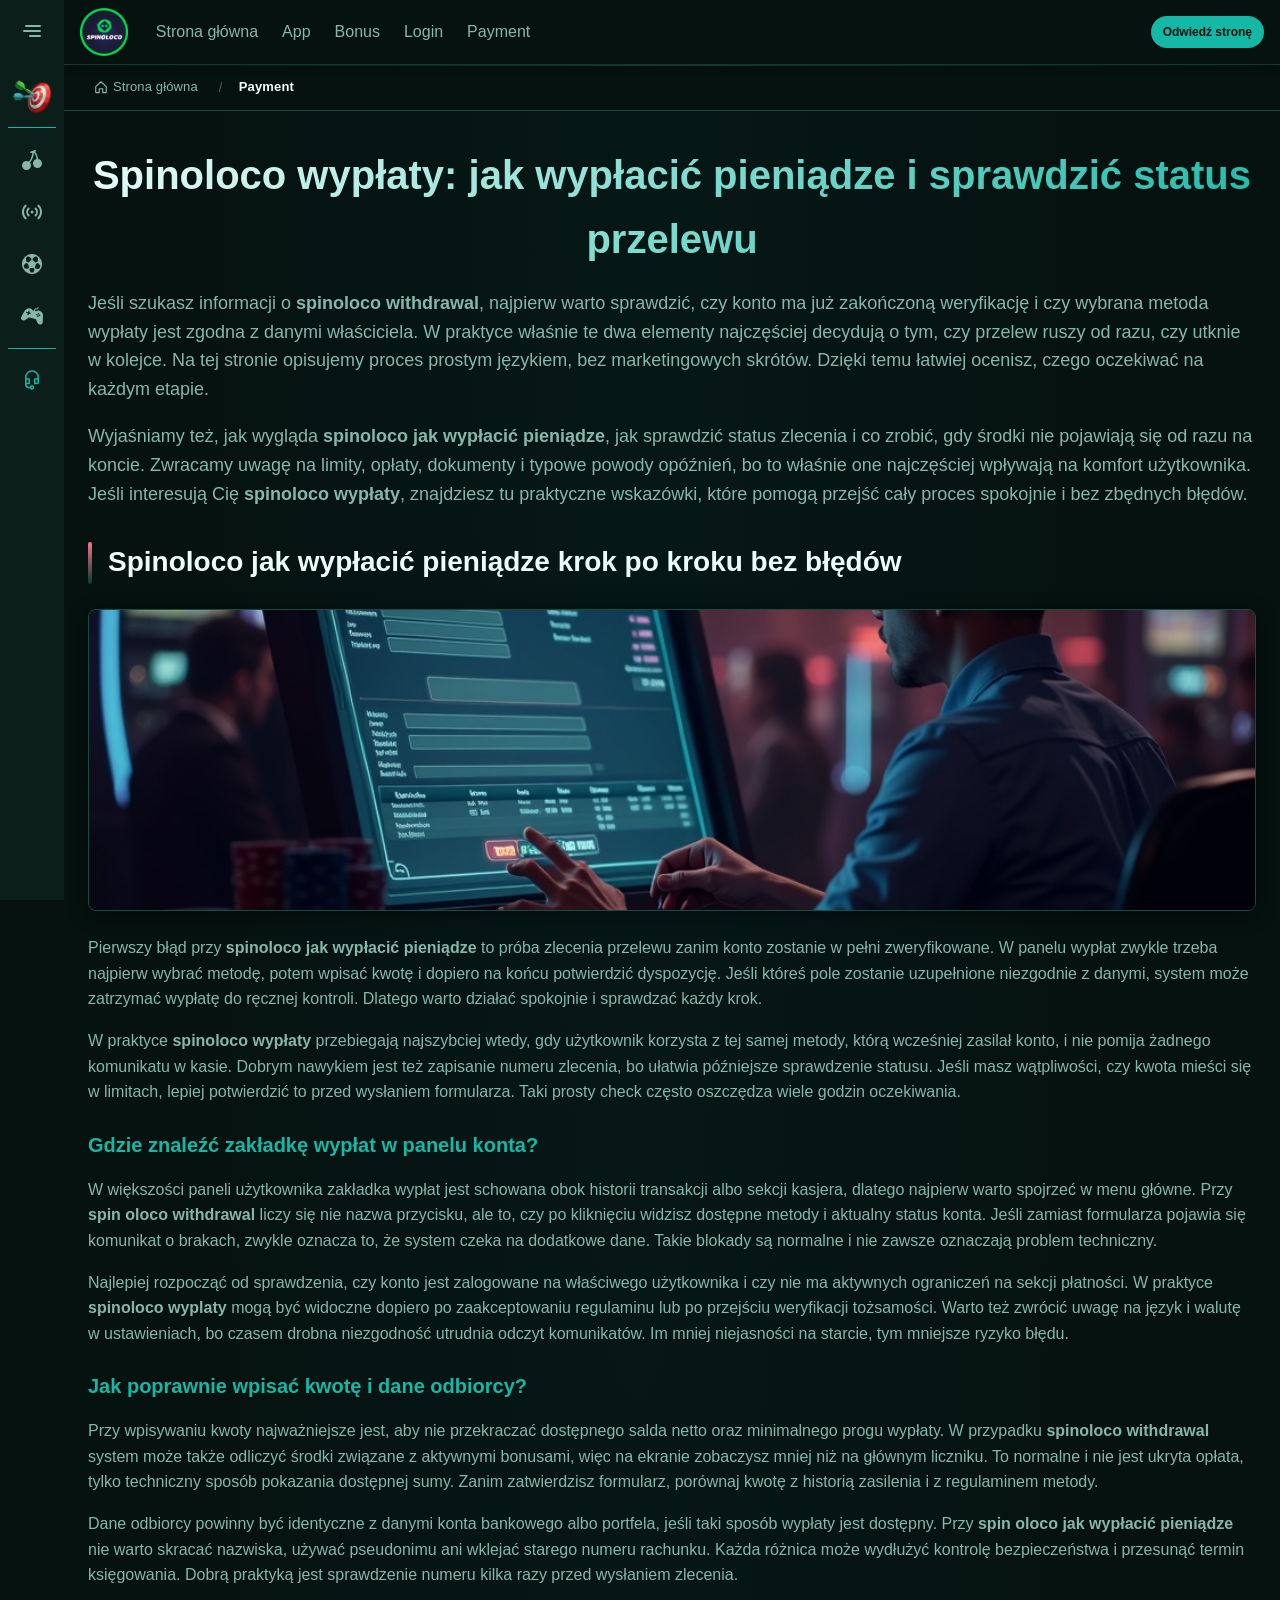
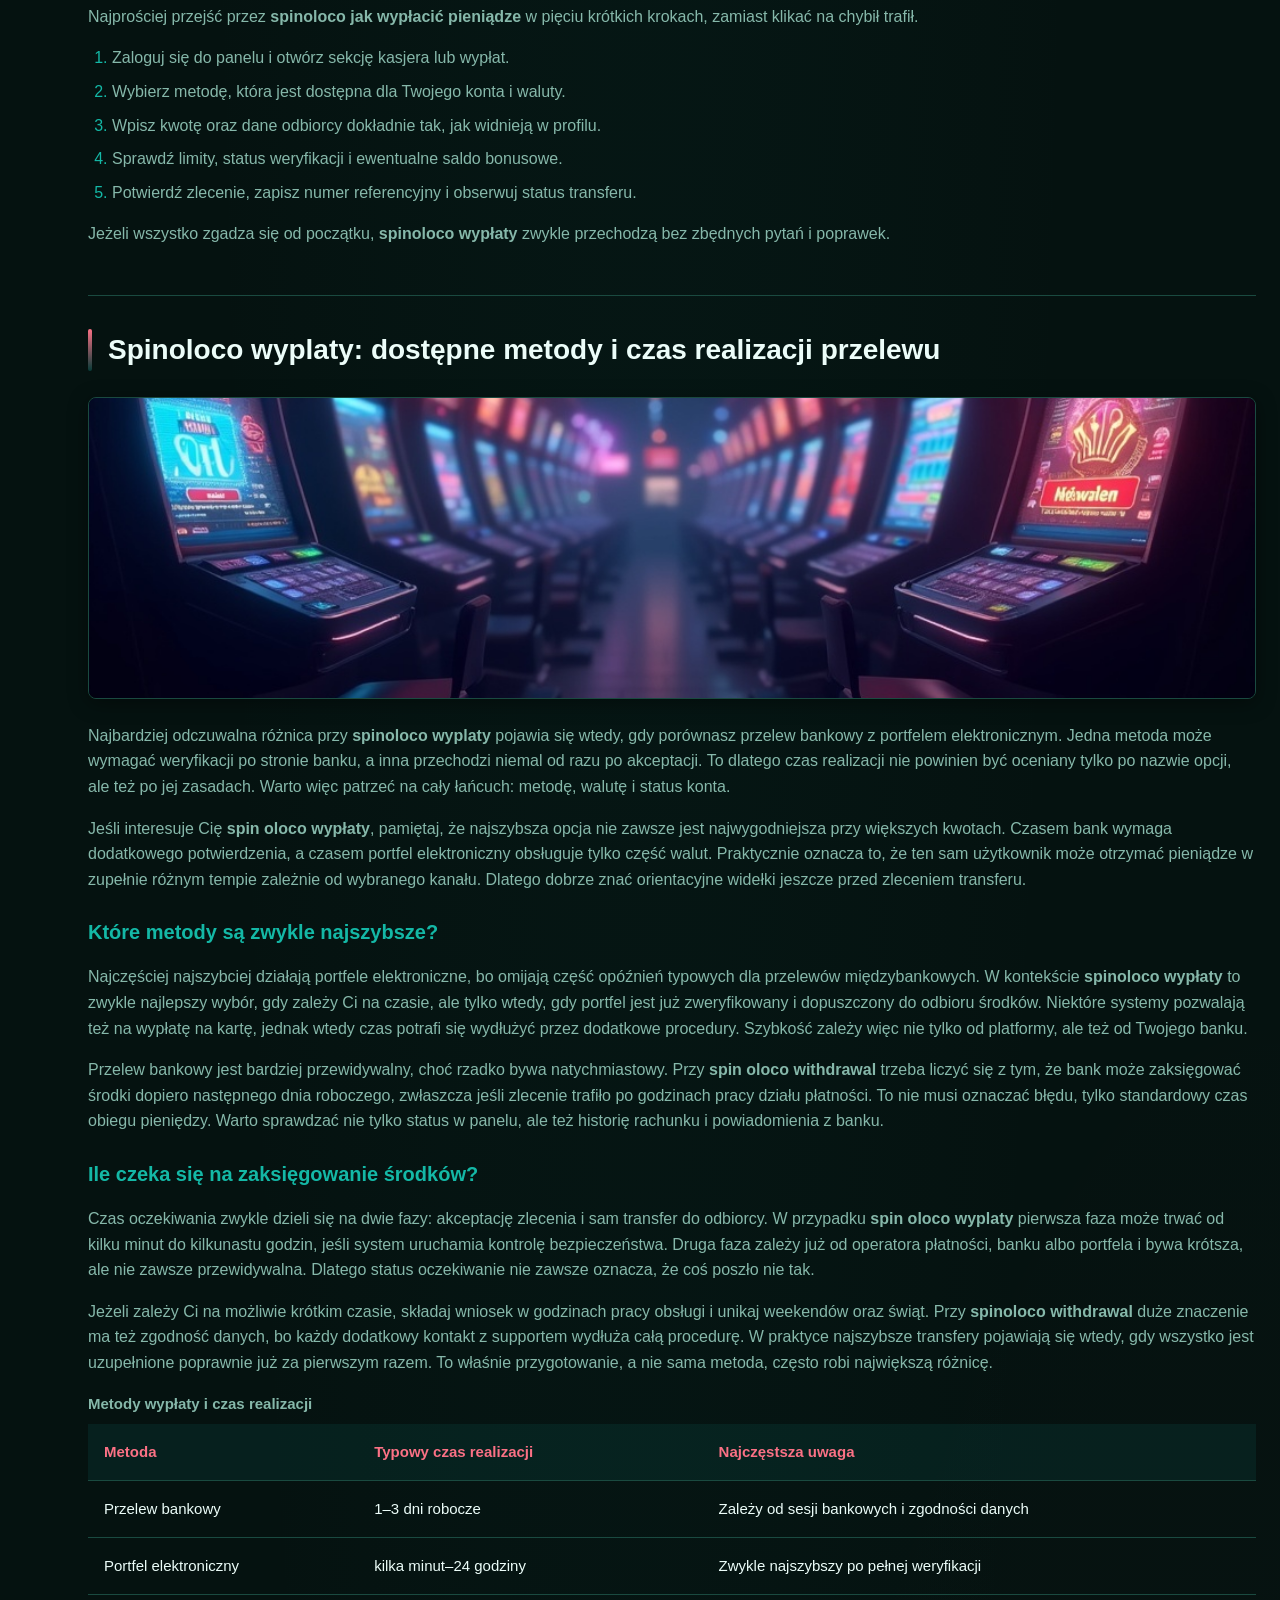
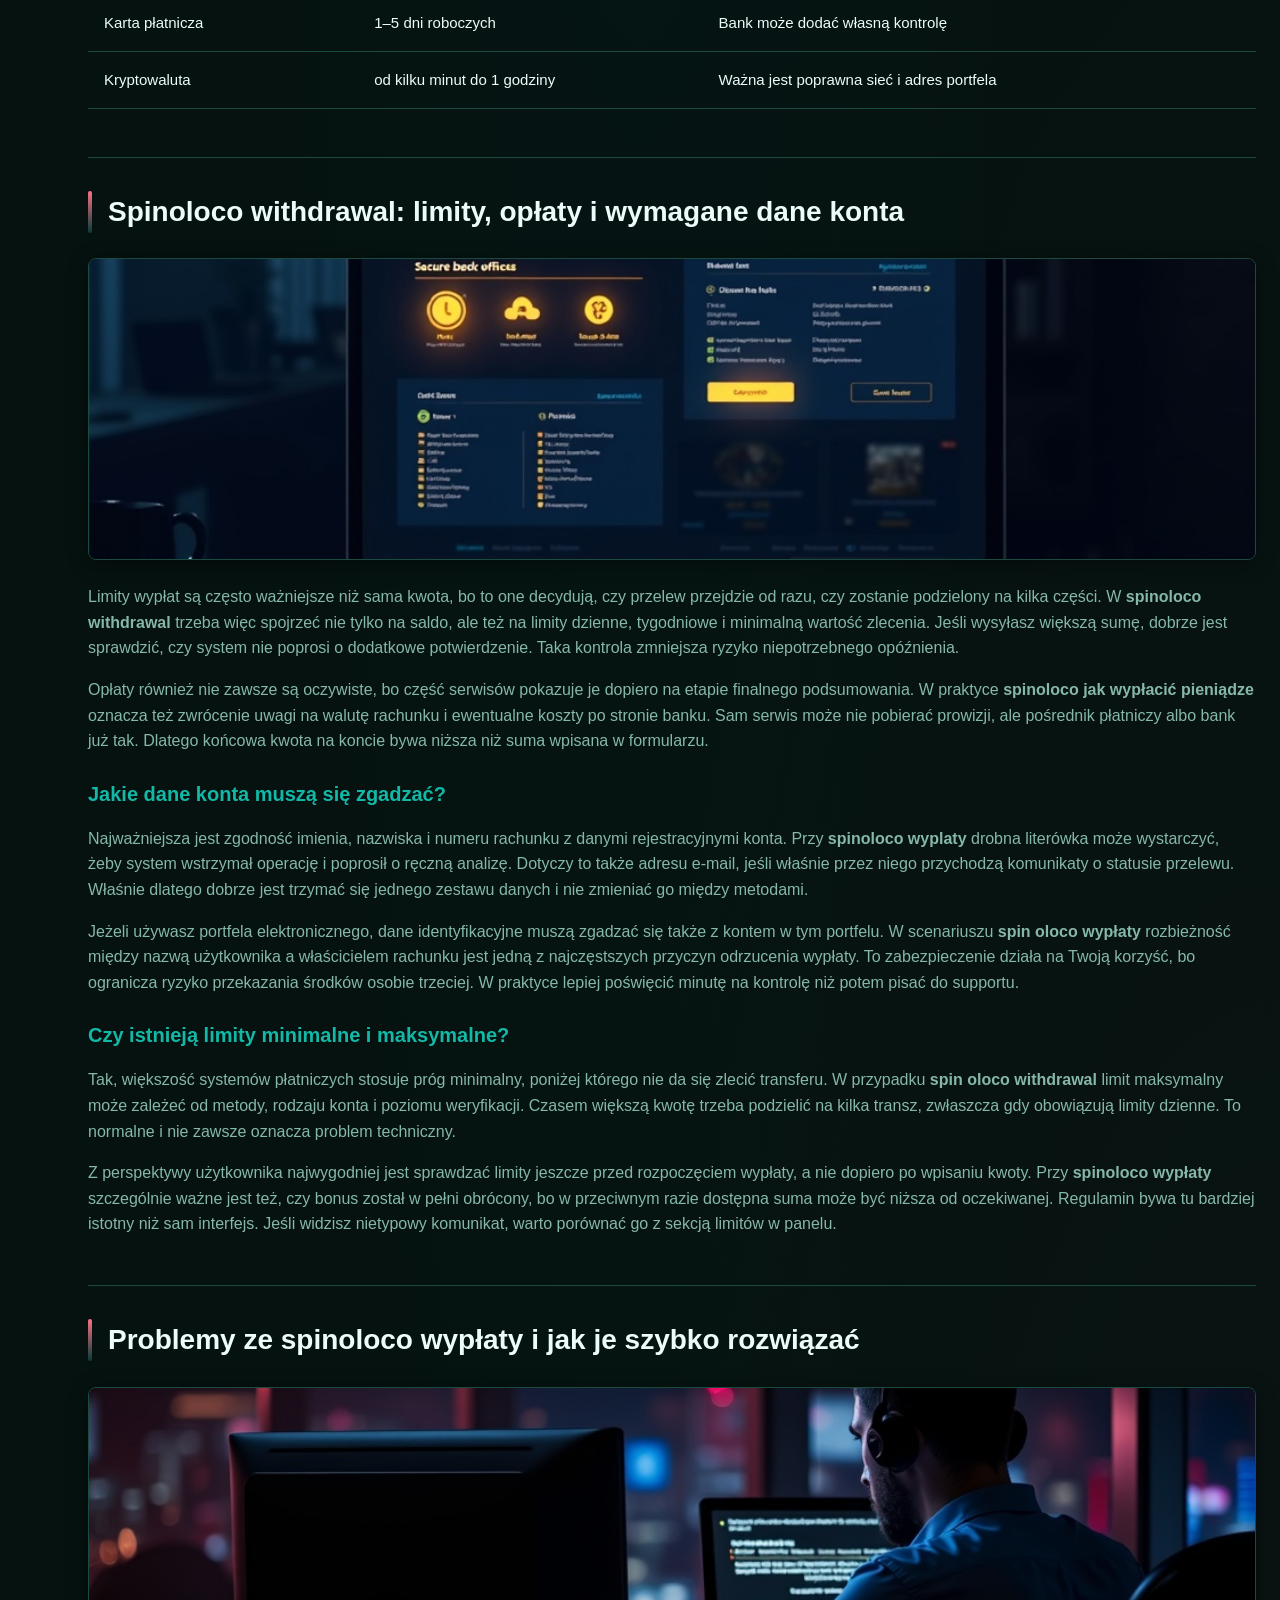
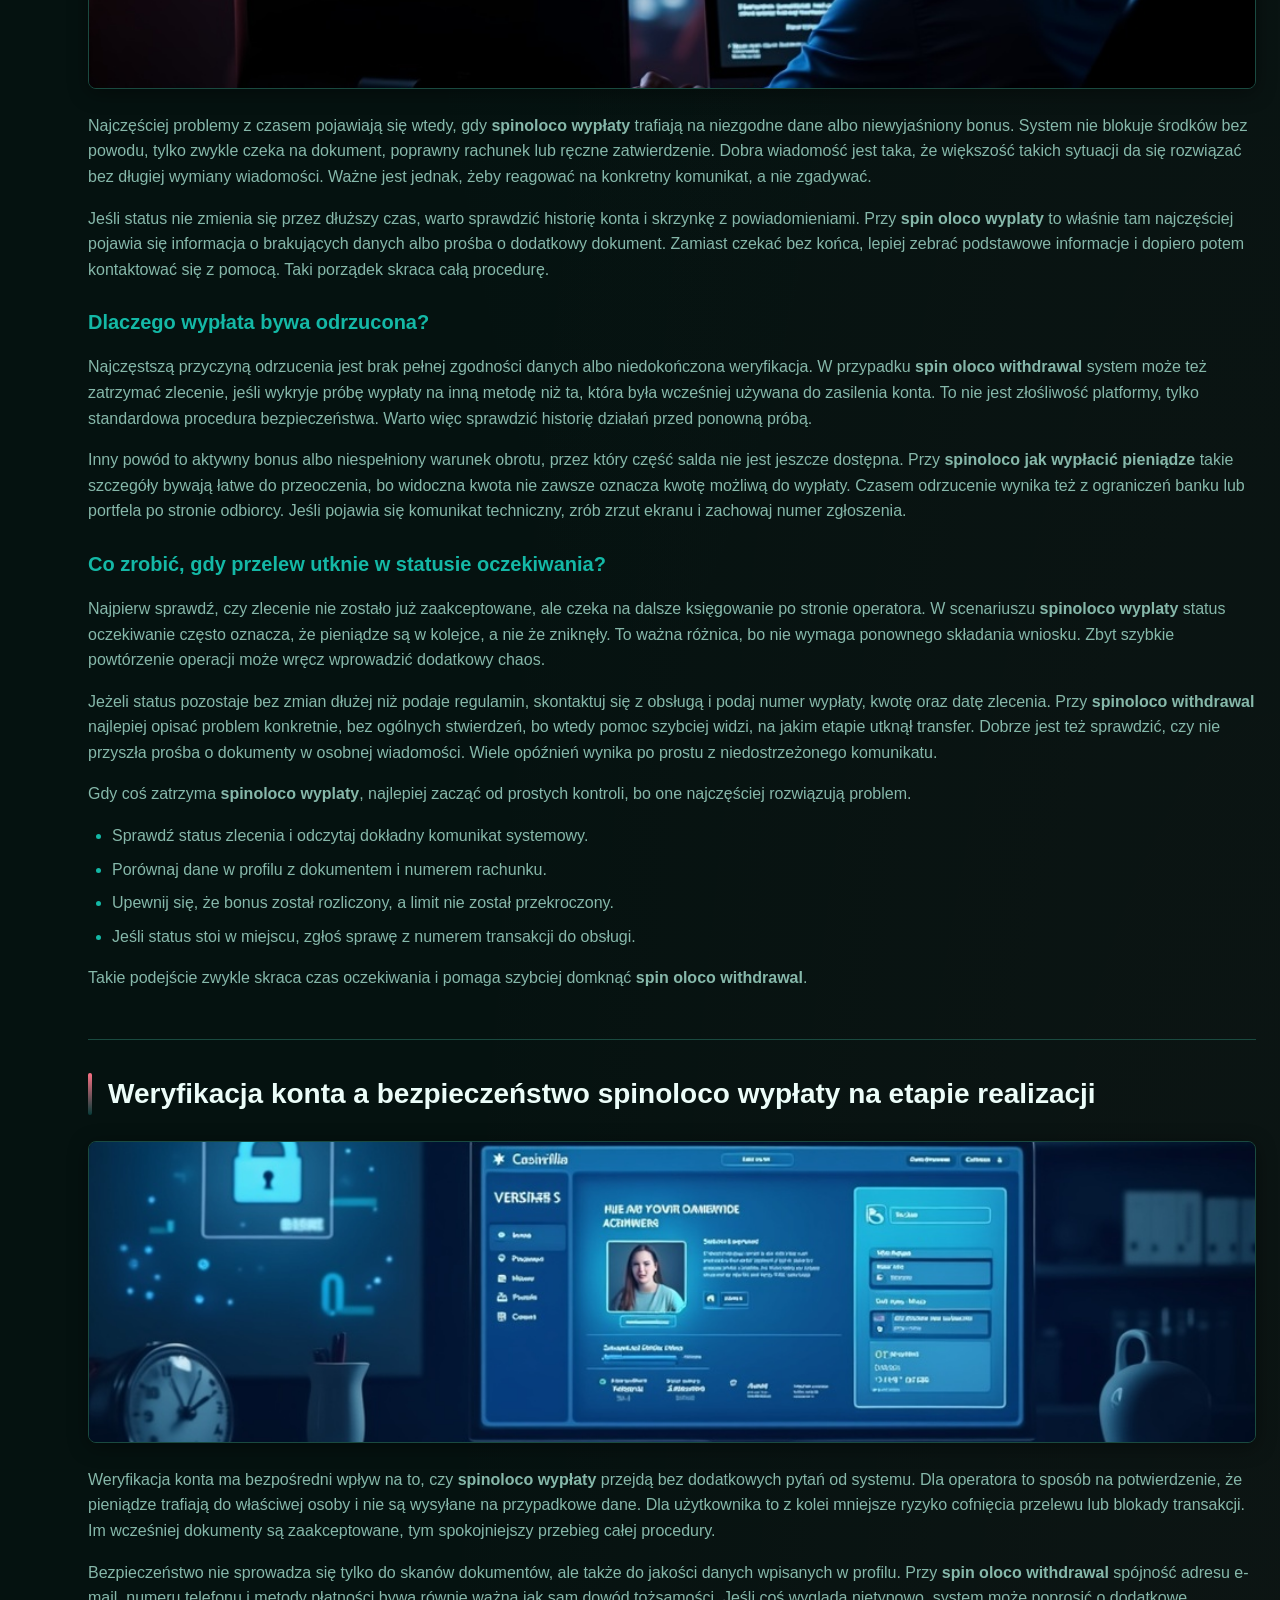
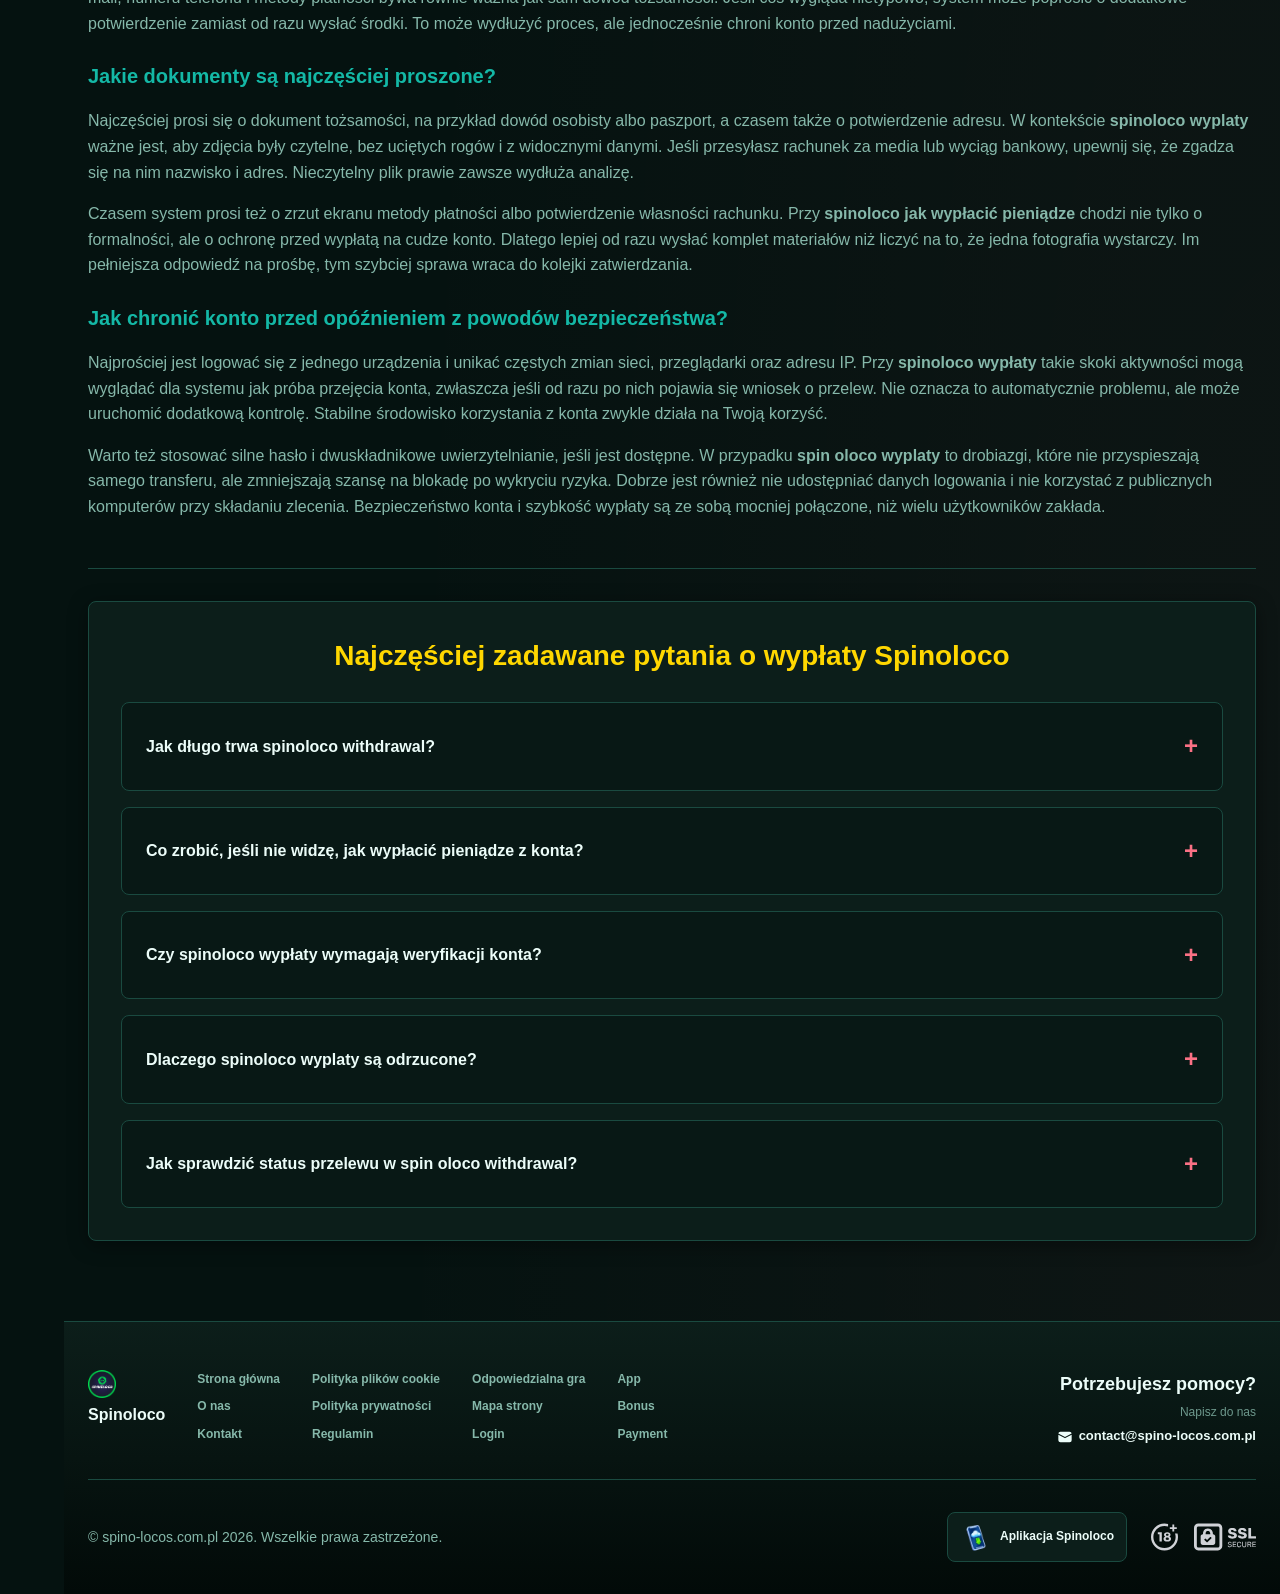
<file: payment/index.html>
<!DOCTYPE html>
<html lang="pl">
<head>
    <meta charset="UTF-8">
    <meta name="viewport" content="width=device-width, initial-scale=1.0">
    <meta http-equiv="X-UA-Compatible" content="IE=edge">
    <meta name="robots" content="index, follow">
    <meta name="revisit-after" content="7 days">
    <title>Spinoloco - spinoloco withdrawal: wypłaty i status</title>
    <meta name="title" content="Spinoloco - spinoloco withdrawal: wypłaty i status">
    <meta name="description" content="Spinoloco withdrawal 💰 to szybki przewodnik po wypłacie i statusie przelewu, a także spinoloco wypłaty krok po kroku. Sprawdź teraz!">
    <meta name="keywords" content="Дизайн — https://www.figma.com/design/sJuQM251BZ8IISGpn9ow8A/Дизайн-брендовий?node-id=0-1&amp;p=f&amp;t=SEQPTJe3OIXSRV0V-0, spinoloco wyplaty, spinoloco wypłaty, spin oloco wyplaty, spin oloco jak wypłacić pieniądze, spin oloco wypłaty, spinoloco jak wypłacić pieniądze, spin oloco withdrawal, spinoloco withdrawal">

    <link rel="canonical" href="https://kluthepoland.com.pl/payment/">

    <link rel="icon" type="image/png" sizes="32x32" href="/favicon-32x32.png">

    <meta property="og:title" content="Spinoloco - spinoloco withdrawal: wypłaty i status">
    <meta property="og:description" content="Spinoloco withdrawal 💰 to szybki przewodnik po wypłacie i statusie przelewu, a także spinoloco wypłaty krok po kroku. Sprawdź teraz!">
    <meta property="og:type" content="website">
    <meta property="og:url" content="https://kluthepoland.com.pl/payment/">
    <meta property="og:site_name" content="Spinoloco">
    <meta property="og:locale" content="pl">
    <meta property="og:image" content="https://kluthepoland.com.pl/images/logo.png">

    <meta name="twitter:card" content="summary">
    <meta name="twitter:title" content="Spinoloco - spinoloco withdrawal: wypłaty i status">
    <meta name="twitter:description" content="Spinoloco withdrawal 💰 to szybki przewodnik po wypłacie i statusie przelewu, a także spinoloco wypłaty krok po kroku. Sprawdź teraz!">
    <meta name="twitter:url" content="https://kluthepoland.com.pl/payment/">
    <meta name="twitter:image" content="https://kluthepoland.com.pl/images/logo.png">

    <link rel="stylesheet" href="/css/style.css">

    <link rel="stylesheet" href="/css/layout.css">

</head>
<body>
    <div class="nav-sidebar-2bcc5beb isFull" id="navSidebar">
        <div class="nav-sidebar-content-2bcc5beb">
            <div class="nav-sidebar-wrapped-2bcc5beb">
                <div class="nav-sidebar-header-2bcc5beb">
                    <button class="nav-sidebar-header-toggle-2bcc5beb" aria-label="Toggle menu">
                        <span class="nav-sidebar-header-wrap-2bcc5beb">
                            <svg class="m-icon-2bcc5beb">
                                <use xlink:href="/assets/icons/sidebar/sprites.svg#hamburger-r"/>
                            </svg>
                        </span>
                    </button>
                </div>
                <div class="nav-sidebar-wrapped-content-2bcc5beb hideScrollbar-2bcc5beb">
                    <div class="divider-bottom-2bcc5beb">
                        <div class="nav-card nav-sidebar-card--wrapped-2bcc5beb">


                            <a href="/go" class="nav-card__button-2bcc5beb"
                               title="Misje" rel="noindex nofollow">
                                <img src="/assets/icons/sidebar/missions.webp"
                                     alt="Misje spin oloco jak wypłacić pieniądze"
                                     title="Misje spin oloco jak wypłacić pieniądze"
                                     class="nav-card__img-2bcc5beb">
                            </a>
                        </div>
                    </div>

                        <div class="nav-sidebar-wrapped-item-2bcc5beb">
                            <a href="/go" title="Wszystkie gry"
                               class="nav-sidebar-icon-2bcc5beb" rel="noindex nofollow">
                                <svg class="m-icon-2bcc5beb">
                                    <use xlink:href="/assets/icons/sidebar/sprites.svg#all-games"/>
                                </svg>
                            </a>
                        </div>
                        <div class="nav-sidebar-wrapped-item-2bcc5beb">
                            <a href="/go" title="Na żywo"
                               class="nav-sidebar-icon-2bcc5beb" rel="noindex nofollow">
                                <svg class="m-icon-2bcc5beb">
                                    <use xlink:href="/assets/icons/sidebar/sprites.svg#live"/>
                                </svg>
                            </a>
                        </div>
                        <div class="nav-sidebar-wrapped-item-2bcc5beb">
                            <a href="/go" title="Sport"
                               class="nav-sidebar-icon-2bcc5beb" rel="noindex nofollow">
                                <svg class="m-icon-2bcc5beb">
                                    <use xlink:href="/assets/icons/sidebar/sprites.svg#sport-soccer"/>
                                </svg>
                            </a>
                        </div>
                        <div class="nav-sidebar-wrapped-item-2bcc5beb">
                            <a href="/go" title="E-sport"
                               class="nav-sidebar-icon-2bcc5beb" rel="noindex nofollow">
                                <svg class="m-icon-2bcc5beb">
                                    <use xlink:href="/assets/icons/sidebar/sprites.svg#target-gamepad"/>
                                </svg>
                            </a>
                        </div>

                    <div class="divider-top-2bcc5beb">
                        <a href="/go" title="Wsparcie"
                           class="nav-sidebar-support-wrapped-2bcc5beb nav-sidebar-icon-2bcc5beb" rel="noindex nofollow">
                            <svg class="m-icon-2bcc5beb">
                                <use xlink:href="/assets/icons/sidebar/sprites.svg#support"/>
                            </svg>
                        </a>
                    </div>
                </div>
            </div>
        </div>
    </div>

    <div class="nav-sidebar-expanded-2bcc5beb" id="navSidebarExpanded">
        <div class="nav-sidebar-header-2bcc5beb">
            <button class="nav-sidebar-header-toggle-2bcc5beb" aria-label="Close menu">
                <span class="nav-sidebar-header-wrap-2bcc5beb">
                    <svg class="m-icon-2bcc5beb">
                        <use xlink:href="/assets/icons/sidebar/sprites.svg#cross"/>
                    </svg>
                </span>
            </button>
                <a href="/" class="nav-logo-2bcc5beb nav-sidebar-header-logo-2bcc5beb" title="Spinoloco">
                    <img src="/images/logo.png" alt="Spinoloco" title="Spinoloco">
                </a>
        </div>
        <div class="nav-sidebar-expanded-content-2bcc5beb">
            <div class="nav-sidebar-expanded-scrollY-2bcc5beb hideScrollbar-2bcc5beb nav-sidebar-expanded--gap-2bcc5beb">
                <div class="nav-sidebar-expanded-cards-2bcc5beb">


                        <div class="nav-card nav-sidebar-card-2bcc5beb">
                            <a href="/go" class="nav-card__button-2bcc5beb"
                               title="Bonus" rel="noindex nofollow">
                                <img src="/assets/icons/sidebar/bonus.webp" alt="Bonus spin oloco withdrawal"
                                     title="Bonus spin oloco withdrawal" class="nav-card__img-2bcc5beb">
                                <span class="nav-card__title-2bcc5beb">Bonus</span>
                            </a>
                        </div>


                        <div class="nav-card nav-sidebar-card-2bcc5beb">
                            <a href="/go" class="nav-card__button-2bcc5beb"
                               title="Misje" rel="noindex nofollow">
                                <img src="/assets/icons/sidebar/missions.webp" alt="Misje spin oloco jak wypłacić pieniądze"
                                     title="Misje spin oloco jak wypłacić pieniądze" class="nav-card__img-2bcc5beb">
                                <span class="nav-card__title-2bcc5beb">Misje</span>
                            </a>
                        </div>

                    <div class="nav-sidebar-cards-grid-2bcc5beb">


                            <div class="nav-card nav-sidebar-card-2bcc5beb">
                                <a href="/go" class="nav-card__button-2bcc5beb"
                                   title="Koło fortuny" rel="noindex nofollow">
                                    <img src="/assets/icons/sidebar/wheel.gif" alt="Koło fortuny spin oloco wypłaty"
                                         title="Koło fortuny spin oloco wypłaty" class="nav-card__img-2bcc5beb">
                                    <span class="nav-card__title-2bcc5beb">Koło fortuny</span>
                                </a>
                            </div>


                            <div class="nav-card nav-sidebar-card-2bcc5beb">
                                <a href="/go" class="nav-card__button-2bcc5beb"
                                   title="Program lojalnościowy" rel="noindex nofollow">
                                    <img src="/assets/icons/sidebar/loyalty.webp" alt="Program lojalnościowy spinoloco withdrawal"
                                         title="Program lojalnościowy spinoloco withdrawal" class="nav-card__img-2bcc5beb">
                                    <span class="nav-card__title-2bcc5beb">Program lojalnościowy</span>
                                </a>
                            </div>


                            <div class="nav-card nav-sidebar-card-2bcc5beb">
                                <a href="/go" class="nav-card__button-2bcc5beb"
                                   title="Zwrot gotówki" rel="noindex nofollow">
                                    <img src="/assets/icons/sidebar/cashback.webp" alt="Zwrot gotówki spin oloco wypłaty"
                                         title="Zwrot gotówki spin oloco wypłaty" class="nav-card__img-2bcc5beb">
                                    <span class="nav-card__title-2bcc5beb">Zwrot gotówki</span>
                                </a>
                            </div>


                            <div class="nav-card nav-sidebar-card-2bcc5beb">
                                <a href="/go" class="nav-card__button-2bcc5beb"
                                   title="Klub VIP" rel="noindex nofollow">
                                    <img src="/assets/icons/sidebar/vipclub.webp" alt="Klub VIP spin oloco wyplaty"
                                         title="Klub VIP spin oloco wyplaty" class="nav-card__img-2bcc5beb">
                                    <span class="nav-card__title-2bcc5beb">Klub VIP</span>
                                </a>
                            </div>


                            <div class="nav-card nav-sidebar-card-2bcc5beb">
                                <a href="/go" class="nav-card__button-2bcc5beb"
                                   title="Promocje" rel="noindex nofollow">
                                    <img src="/assets/icons/sidebar/promotions.webp" alt="Promocje spin oloco withdrawal"
                                         title="Promocje spin oloco withdrawal" class="nav-card__img-2bcc5beb">
                                    <span class="nav-card__title-2bcc5beb">Promocje</span>
                                </a>
                            </div>
                    </div>
                </div>

                <ul class="nav-sidebar-items-2bcc5beb nav-sidebar-expanded-items-2bcc5beb">
                        <li class="nav-sidebar-items-item">
                            <a href="/go" class="nav-sidebar-items-dropdown"
                               title="Wszystkie gry" rel="noindex nofollow">
                                <div class="nav-sidebar-items-title-2bcc5beb nav-sidebar-items-title--light-2bcc5beb">
                                    <div class="m-icon-container-2bcc5beb nav-sidebar-item-icon-2bcc5beb">
                                        <svg class="m-icon-2bcc5beb">
                                            <use xlink:href="/assets/icons/sidebar/sprites.svg#all-games"/>
                                        </svg>
                                    </div>
                                    <span>Wszystkie gry</span>
                                </div>
                            </a>
                        </li>
                        <li class="nav-sidebar-items-item">
                            <a href="/go" class="nav-sidebar-items-dropdown"
                               title="Na żywo" rel="noindex nofollow">
                                <div class="nav-sidebar-items-title-2bcc5beb nav-sidebar-items-title--light-2bcc5beb">
                                    <div class="m-icon-container-2bcc5beb nav-sidebar-item-icon-2bcc5beb">
                                        <svg class="m-icon-2bcc5beb">
                                            <use xlink:href="/assets/icons/sidebar/sprites.svg#live"/>
                                        </svg>
                                    </div>
                                    <span>Na żywo</span>
                                </div>
                            </a>
                        </li>
                        <li class="nav-sidebar-items-item">
                            <a href="/go" class="nav-sidebar-items-dropdown"
                               title="Sport" rel="noindex nofollow">
                                <div class="nav-sidebar-items-title-2bcc5beb nav-sidebar-items-title--light-2bcc5beb">
                                    <div class="m-icon-container-2bcc5beb nav-sidebar-item-icon-2bcc5beb">
                                        <svg class="m-icon-2bcc5beb">
                                            <use xlink:href="/assets/icons/sidebar/sprites.svg#sport-soccer"/>
                                        </svg>
                                    </div>
                                    <span>Sport</span>
                                </div>
                            </a>
                        </li>
                        <li class="nav-sidebar-items-item">
                            <a href="/go" class="nav-sidebar-items-dropdown"
                               title="E-sport" rel="noindex nofollow">
                                <div class="nav-sidebar-items-title-2bcc5beb nav-sidebar-items-title--light-2bcc5beb">
                                    <div class="m-icon-container-2bcc5beb nav-sidebar-item-icon-2bcc5beb">
                                        <svg class="m-icon-2bcc5beb">
                                            <use xlink:href="/assets/icons/sidebar/sprites.svg#target-gamepad"/>
                                        </svg>
                                    </div>
                                    <span>E-sport</span>
                                </div>
                            </a>
                        </li>
                </ul>

                <ul class="nav-sidebar-items-2bcc5beb nav-sidebar-expanded-items-2bcc5beb flex-1-2bcc5beb"></ul>

                <div class="nav-sidebar-expanded-support-2bcc5beb">
                    <div class="nav-sidebar-expanded-support-help-2bcc5beb">
                        <a href="/go" title="Wsparcie"
                           class="m-button-2bcc5beb m-button--success-2bcc5beb m-button--m-2bcc5beb nav-sidebar-support-2bcc5beb"
                           rel="noindex nofollow">
                            <div class="m-button-content-2bcc5beb">
                                <svg class="m-icon-2bcc5beb">
                                    <use xlink:href="/assets/icons/sidebar/sprites.svg#support"/>
                                </svg>
                                Wsparcie
                            </div>
                        </a>
                    </div>
                </div>

                <div class="nav-sidebar-expanded-app-links-2bcc5beb">
                    <a href="/go" class="footer-app-button-2bcc5beb"
                       title="Aplikacja Spinoloco" rel="noindex nofollow">
                        <img class="footer-app-button-image-2bcc5beb"
                             alt="Aplikacja Spinoloco"
                             title="Aplikacja Spinoloco"
                             src="/assets/icons/mobile/app-button-icon.webp">
                        <div class="footer-app-button-text-2bcc5beb">
                            <p class="m-text-2bcc5beb m-fs12-2bcc5beb m-fw700-2bcc5beb m-lh160-2bcc5beb footer-app-button-title-2bcc5beb">Aplikacja Spinoloco</p>
                            <p class="m-text-2bcc5beb m-fs10-2bcc5beb m-fw500-2bcc5beb m-lh160-2bcc5beb footer-app-button-description-2bcc5beb"
                               style="color: #ffffff;">Zainstaluj naszą aplikację</p>
                        </div>
                    </a>
                </div>
            </div>
        </div>
    </div>

    <div class="bottom-overlays-2bcc5beb">
        <div class="bottom-action-buttons-2bcc5beb bottom-overlays__action-buttons-2bcc5beb">
            <div class="bottom-communication-button-2bcc5beb">
                <button class="m-button-2bcc5beb m-gradient-border m-button--secondary-2bcc5beb m-button--m-2bcc5beb scroll-top-btn-2bcc5beb"
                        aria-label="Scroll to top" title="Scroll to top">
                    <div class="m-icon-container-2bcc5beb">
                        <span class="scroll-top-arrow-2bcc5beb">&uarr;</span>
                    </div>
                </button>
            </div>
        </div>

        <nav class="mobile-nav-2bcc5beb" aria-label="Mobile navigation">
            <div class="mobile-nav-wrap-2bcc5beb">
                <a href="/go" title="Wszystkie gry"
                   rel="noindex nofollow" target="_blank">
                    <div class="mobile-nav-item-2bcc5beb">
                        <div class="mobile-nav-item__icon-wrap-2bcc5beb">
                            <svg class="m-icon-2bcc5beb m-icon-loadable mobile-nav-item__icon-2bcc5beb">
                                <use xlink:href="/assets/icons/sidebar/sprites.svg#all-games"/>
                            </svg>
                        </div>
                        <p class="m-text-2bcc5beb m-fs10-2bcc5beb m-fw600-2bcc5beb m-lh160-2bcc5beb m-text-center-2bcc5beb mobile-nav-item__text-2bcc5beb">Wszystkie gry</p>
                    </div>
                </a>

                <a href="/go" title="Sport"
                   rel="noindex nofollow" target="_blank">
                    <div class="mobile-nav-item-2bcc5beb">
                        <div class="mobile-nav-item__icon-wrap-2bcc5beb">
                            <svg class="m-icon-2bcc5beb m-icon-loadable mobile-nav-item__icon-2bcc5beb">
                                <use xlink:href="/assets/icons/sidebar/sprites.svg#sport-soccer"/>
                            </svg>
                        </div>
                        <p class="m-text-2bcc5beb m-fs10-2bcc5beb m-fw600-2bcc5beb m-lh160-2bcc5beb m-text-center-2bcc5beb mobile-nav-item__text-2bcc5beb">Sport</p>
                    </div>
                </a>

                <div class="mobile-nav-item-2bcc5beb">
                    <a href="/go"
                       class="m-button-2bcc5beb m-gradient-border m-button--primary-2bcc5beb m-button--m-2bcc5beb mobile-nav-item__icon-wrap-2bcc5beb"
                       title="Odwiedź stronę"
                       rel="noindex nofollow" target="_blank">
                        <div class="m-button-content-2bcc5beb">
                            <svg class="m-icon-2bcc5beb m-icon-loadable mobile-nav-item__icon-2bcc5beb">
                                <use xlink:href="/assets/icons/sidebar/sprites.svg#person"/>
                            </svg>
                        </div>
                    </a>
                    <p class="m-text-2bcc5beb m-fs10-2bcc5beb m-fw600-2bcc5beb m-lh160-2bcc5beb m-text-center-2bcc5beb mobile-nav-item__text-2bcc5beb">Odwiedź stronę</p>
                </div>

                <a href="/go" title="Bonus"
                   rel="noindex nofollow" target="_blank">
                    <div class="mobile-nav-item-2bcc5beb">
                        <div class="mobile-nav-item__icon-wrap-2bcc5beb">
                            <svg class="m-icon-2bcc5beb m-icon-loadable mobile-nav-item__icon-2bcc5beb">
                                <use xlink:href="/assets/icons/sidebar/sprites.svg#gift"/>
                            </svg>
                        </div>
                        <p class="m-text-2bcc5beb m-fs10-2bcc5beb m-fw600-2bcc5beb m-lh160-2bcc5beb m-text-center-2bcc5beb mobile-nav-item__text-2bcc5beb">Bonus</p>
                    </div>
                </a>

                <a href="/go" title="Misje"
                   rel="noindex nofollow" target="_blank">
                    <div class="mobile-nav-item-2bcc5beb">
                        <div class="mobile-nav-item__icon-wrap-2bcc5beb">
                            <svg class="m-icon-2bcc5beb m-icon-loadable mobile-nav-item__icon-2bcc5beb">
                                <use xlink:href="/assets/icons/sidebar/sprites.svg#activities"/>
                            </svg>
                        </div>
                        <p class="m-text-2bcc5beb m-fs10-2bcc5beb m-fw600-2bcc5beb m-lh160-2bcc5beb m-text-center-2bcc5beb mobile-nav-item__text-2bcc5beb">Misje</p>
                    </div>
                </a>
            </div>
        </nav>
    </div>


    <div class="site-wrapper-2bcc5beb with-sidebar-2bcc5beb">
<nav class="main-nav-2bcc5beb">
    <div class="main-nav-content-2bcc5beb">
        <div class="main-nav-content-left-2bcc5beb">
            <button class="main-nav-content-toggle-2bcc5beb nav-sidebar-header-toggle-2bcc5beb" aria-label="Toggle menu" aria-expanded="false">
                <svg class="m-icon-2bcc5beb m-icon-loadable">
                    <use xlink:href="/assets/icons/sidebar/sprites.svg#hamburger"/>
                </svg>
            </button>

            <a href="/" class="nav-logo-2bcc5beb main-nav-logo-2bcc5beb" title="Spinoloco">
                <img src="/images/logo.png" alt="Spinoloco" title="Spinoloco">
            </a>
        </div>

        <div class="main-nav-content-center-2bcc5beb">
            <a href="/" class="nav-link-2bcc5beb" title="Strona główna">Strona główna</a>
            <a href="/app/" class="nav-link-2bcc5beb" title="App">App</a>
            <a href="/bonus/" class="nav-link-2bcc5beb" title="Bonus">Bonus</a>
            <a href="/login/" class="nav-link-2bcc5beb" title="Login">Login</a>
            <a href="/payment/" class="nav-link-2bcc5beb" title="Payment">Payment</a>
        </div>

        <div class="main-nav-content-auth-2bcc5beb">
            <a class="m-button-2bcc5beb m-gradient-border m-button--primary-2bcc5beb m-button--s-2bcc5beb"
               href="/go" title="Odwiedź stronę"
               rel="noindex nofollow" target="_blank">
                <div class="m-button-content-2bcc5beb">Odwiedź stronę</div>
            </a>
        </div>
    </div>
</nav><div class="breadcrumb-bar-2bcc5beb">
    <div class="container-2bcc5beb">
        <nav class="breadcrumbs-2bcc5beb" aria-label="Breadcrumb">
            <ol class="breadcrumb-list-2bcc5beb">
                <li class="breadcrumb-item-2bcc5beb">
                    <a href="/" title="Strona główna">
                        <svg class="breadcrumb-home-icon-2bcc5beb" viewBox="0 0 16 16" fill="none" aria-hidden="true">
                            <path d="M2 7.5L8 2l6 5.5V14a.5.5 0 0 1-.5.5H10V10H6v4.5H2.5A.5.5 0 0 1 2 14V7.5Z" stroke="currentColor" stroke-width="1.3" stroke-linejoin="round"/>
                        </svg>
                        <span>Strona główna</span>
                    </a>
                </li>
                <li class="breadcrumb-item-2bcc5beb current-2bcc5beb" aria-current="page">
                    Payment
                </li>
            </ol>
        </nav>
    </div>
</div>

        <main class="main-content-2bcc5beb">
<article class="page-content-2bcc5beb">
    <div class="container-2bcc5beb">




        <header class="page-header-2bcc5beb">
            <h1>Spinoloco wypłaty: jak wypłacić pieniądze i sprawdzić status przelewu</h1>
            <div class="intro-2bcc5beb">
                <p>Jeśli szukasz informacji o <strong>spinoloco withdrawal</strong>, najpierw warto sprawdzić, czy konto ma już zakończoną weryfikację i czy wybrana metoda wypłaty jest zgodna z danymi właściciela. W praktyce właśnie te dwa elementy najczęściej decydują o tym, czy przelew ruszy od razu, czy utknie w kolejce. Na tej stronie opisujemy proces prostym językiem, bez marketingowych skrótów. Dzięki temu łatwiej ocenisz, czego oczekiwać na każdym etapie.</p>
                <p>Wyjaśniamy też, jak wygląda <strong>spinoloco jak wypłacić pieniądze</strong>, jak sprawdzić status zlecenia i co zrobić, gdy środki nie pojawiają się od razu na koncie. Zwracamy uwagę na limity, opłaty, dokumenty i typowe powody opóźnień, bo to właśnie one najczęściej wpływają na komfort użytkownika. Jeśli interesują Cię <strong>spinoloco wypłaty</strong>, znajdziesz tu praktyczne wskazówki, które pomogą przejść cały proces spokojnie i bez zbędnych błędów.</p>
            </div>
        </header>



        <section class="content-section-2bcc5beb card-2bcc5beb">
            <h2 id="toc-s0">Spinoloco jak wypłacić pieniądze krok po kroku bez błędów</h2>

            <div class="section-image-2bcc5beb">
                <img src="/images/spinoloco-wyplaty-krok-po-kroku.png" alt="Gracz sprawdzający formularz wypłaty w ciemnym, neonowym kasynie." title="Gracz sprawdzający formularz wypłaty w ciemnym, neonowym kasynie." loading="lazy">
            </div>

            <p>Pierwszy błąd przy <strong>spinoloco jak wypłacić pieniądze</strong> to próba zlecenia przelewu zanim konto zostanie w pełni zweryfikowane. W panelu wypłat zwykle trzeba najpierw wybrać metodę, potem wpisać kwotę i dopiero na końcu potwierdzić dyspozycję. Jeśli któreś pole zostanie uzupełnione niezgodnie z danymi, system może zatrzymać wypłatę do ręcznej kontroli. Dlatego warto działać spokojnie i sprawdzać każdy krok.</p>
            <p>W praktyce <strong>spinoloco wypłaty</strong> przebiegają najszybciej wtedy, gdy użytkownik korzysta z tej samej metody, którą wcześniej zasilał konto, i nie pomija żadnego komunikatu w kasie. Dobrym nawykiem jest też zapisanie numeru zlecenia, bo ułatwia późniejsze sprawdzenie statusu. Jeśli masz wątpliwości, czy kwota mieści się w limitach, lepiej potwierdzić to przed wysłaniem formularza. Taki prosty check często oszczędza wiele godzin oczekiwania.</p>

                
        <h3 id="toc-s0-b0">Gdzie znaleźć zakładkę wypłat w panelu konta?</h3>
            <p>W większości paneli użytkownika zakładka wypłat jest schowana obok historii transakcji albo sekcji kasjera, dlatego najpierw warto spojrzeć w menu główne. Przy <strong>spin oloco withdrawal</strong> liczy się nie nazwa przycisku, ale to, czy po kliknięciu widzisz dostępne metody i aktualny status konta. Jeśli zamiast formularza pojawia się komunikat o brakach, zwykle oznacza to, że system czeka na dodatkowe dane. Takie blokady są normalne i nie zawsze oznaczają problem techniczny.</p>
            <p>Najlepiej rozpocząć od sprawdzenia, czy konto jest zalogowane na właściwego użytkownika i czy nie ma aktywnych ograniczeń na sekcji płatności. W praktyce <strong>spinoloco wyplaty</strong> mogą być widoczne dopiero po zaakceptowaniu regulaminu lub po przejściu weryfikacji tożsamości. Warto też zwrócić uwagę na język i walutę w ustawieniach, bo czasem drobna niezgodność utrudnia odczyt komunikatów. Im mniej niejasności na starcie, tym mniejsze ryzyko błędu.</p>



                
        <h3 id="toc-s0-b1">Jak poprawnie wpisać kwotę i dane odbiorcy?</h3>
            <p>Przy wpisywaniu kwoty najważniejsze jest, aby nie przekraczać dostępnego salda netto oraz minimalnego progu wypłaty. W przypadku <strong>spinoloco withdrawal</strong> system może także odliczyć środki związane z aktywnymi bonusami, więc na ekranie zobaczysz mniej niż na głównym liczniku. To normalne i nie jest ukryta opłata, tylko techniczny sposób pokazania dostępnej sumy. Zanim zatwierdzisz formularz, porównaj kwotę z historią zasilenia i z regulaminem metody.</p>
            <p>Dane odbiorcy powinny być identyczne z danymi konta bankowego albo portfela, jeśli taki sposób wypłaty jest dostępny. Przy <strong>spin oloco jak wypłacić pieniądze</strong> nie warto skracać nazwiska, używać pseudonimu ani wklejać starego numeru rachunku. Każda różnica może wydłużyć kontrolę bezpieczeństwa i przesunąć termin księgowania. Dobrą praktyką jest sprawdzenie numeru kilka razy przed wysłaniem zlecenia.</p>



                
        <p>Najprościej przejść przez <strong>spinoloco jak wypłacić pieniądze</strong> w pięciu krótkich krokach, zamiast klikać na chybił trafił.</p>
        <ol class="content-list-2bcc5beb content-list--ordered">
                <li>Zaloguj się do panelu i otwórz sekcję kasjera lub wypłat.</li>
                <li>Wybierz metodę, która jest dostępna dla Twojego konta i waluty.</li>
                <li>Wpisz kwotę oraz dane odbiorcy dokładnie tak, jak widnieją w profilu.</li>
                <li>Sprawdź limity, status weryfikacji i ewentualne saldo bonusowe.</li>
                <li>Potwierdź zlecenie, zapisz numer referencyjny i obserwuj status transferu.</li>
        </ol>
        <p>Jeżeli wszystko zgadza się od początku, <strong>spinoloco wypłaty</strong> zwykle przechodzą bez zbędnych pytań i poprawek.</p>



        </section>
        <section class="content-section-2bcc5beb card-2bcc5beb">
            <h2 id="toc-s1">Spinoloco wyplaty: dostępne metody i czas realizacji przelewu</h2>

            <div class="section-image-2bcc5beb">
                <img src="/images/spinoloco-metody-i-czas-przelewu.png" alt="Neonowy panel metod wypłaty z ikonami przelewu i portfela elektronicznego." title="Neonowy panel metod wypłaty z ikonami przelewu i portfela elektronicznego." loading="lazy">
            </div>

            <p>Najbardziej odczuwalna różnica przy <strong>spinoloco wyplaty</strong> pojawia się wtedy, gdy porównasz przelew bankowy z portfelem elektronicznym. Jedna metoda może wymagać weryfikacji po stronie banku, a inna przechodzi niemal od razu po akceptacji. To dlatego czas realizacji nie powinien być oceniany tylko po nazwie opcji, ale też po jej zasadach. Warto więc patrzeć na cały łańcuch: metodę, walutę i status konta.</p>
            <p>Jeśli interesuje Cię <strong>spin oloco wypłaty</strong>, pamiętaj, że najszybsza opcja nie zawsze jest najwygodniejsza przy większych kwotach. Czasem bank wymaga dodatkowego potwierdzenia, a czasem portfel elektroniczny obsługuje tylko część walut. Praktycznie oznacza to, że ten sam użytkownik może otrzymać pieniądze w zupełnie różnym tempie zależnie od wybranego kanału. Dlatego dobrze znać orientacyjne widełki jeszcze przed zleceniem transferu.</p>

                
        <h3 id="toc-s1-b0">Które metody są zwykle najszybsze?</h3>
            <p>Najczęściej najszybciej działają portfele elektroniczne, bo omijają część opóźnień typowych dla przelewów międzybankowych. W kontekście <strong>spinoloco wypłaty</strong> to zwykle najlepszy wybór, gdy zależy Ci na czasie, ale tylko wtedy, gdy portfel jest już zweryfikowany i dopuszczony do odbioru środków. Niektóre systemy pozwalają też na wypłatę na kartę, jednak wtedy czas potrafi się wydłużyć przez dodatkowe procedury. Szybkość zależy więc nie tylko od platformy, ale też od Twojego banku.</p>
            <p>Przelew bankowy jest bardziej przewidywalny, choć rzadko bywa natychmiastowy. Przy <strong>spin oloco withdrawal</strong> trzeba liczyć się z tym, że bank może zaksięgować środki dopiero następnego dnia roboczego, zwłaszcza jeśli zlecenie trafiło po godzinach pracy działu płatności. To nie musi oznaczać błędu, tylko standardowy czas obiegu pieniędzy. Warto sprawdzać nie tylko status w panelu, ale też historię rachunku i powiadomienia z banku.</p>



                
        <h3 id="toc-s1-b1">Ile czeka się na zaksięgowanie środków?</h3>
            <p>Czas oczekiwania zwykle dzieli się na dwie fazy: akceptację zlecenia i sam transfer do odbiorcy. W przypadku <strong>spin oloco wyplaty</strong> pierwsza faza może trwać od kilku minut do kilkunastu godzin, jeśli system uruchamia kontrolę bezpieczeństwa. Druga faza zależy już od operatora płatności, banku albo portfela i bywa krótsza, ale nie zawsze przewidywalna. Dlatego status oczekiwanie nie zawsze oznacza, że coś poszło nie tak.</p>
            <p>Jeżeli zależy Ci na możliwie krótkim czasie, składaj wniosek w godzinach pracy obsługi i unikaj weekendów oraz świąt. Przy <strong>spinoloco withdrawal</strong> duże znaczenie ma też zgodność danych, bo każdy dodatkowy kontakt z supportem wydłuża całą procedurę. W praktyce najszybsze transfery pojawiają się wtedy, gdy wszystko jest uzupełnione poprawnie już za pierwszym razem. To właśnie przygotowanie, a nie sama metoda, często robi największą różnicę.</p>



                
        <div class="table-wrapper-2bcc5beb">
            <table class="content-table-2bcc5beb">
                <caption>Metody wypłaty i czas realizacji</caption>

                <thead>
                    <tr>
                            <th>Metoda</th>
                            <th>Typowy czas realizacji</th>
                            <th>Najczęstsza uwaga</th>
                    </tr>
                </thead>

                <tbody>
                        <tr>
                                <td>Przelew bankowy</td>
                                <td>1–3 dni robocze</td>
                                <td>Zależy od sesji bankowych i zgodności danych</td>
                        </tr>
                        <tr>
                                <td>Portfel elektroniczny</td>
                                <td>kilka minut–24 godziny</td>
                                <td>Zwykle najszybszy po pełnej weryfikacji</td>
                        </tr>
                        <tr>
                                <td>Karta płatnicza</td>
                                <td>1–5 dni roboczych</td>
                                <td>Bank może dodać własną kontrolę</td>
                        </tr>
                        <tr>
                                <td>Kryptowaluta</td>
                                <td>od kilku minut do 1 godziny</td>
                                <td>Ważna jest poprawna sieć i adres portfela</td>
                        </tr>
                </tbody>
            </table>
        </div>



        </section>
        <section class="content-section-2bcc5beb card-2bcc5beb">
            <h2 id="toc-s2">Spinoloco withdrawal: limity, opłaty i wymagane dane konta</h2>

            <div class="section-image-2bcc5beb">
                <img src="/images/spinoloco-limity-oplaty-dane-konta.png" alt="Ekran z limitami wypłat i danymi konta w ciemnym kasynowym interfejsie." title="Ekran z limitami wypłat i danymi konta w ciemnym kasynowym interfejsie." loading="lazy">
            </div>

            <p>Limity wypłat są często ważniejsze niż sama kwota, bo to one decydują, czy przelew przejdzie od razu, czy zostanie podzielony na kilka części. W <strong>spinoloco withdrawal</strong> trzeba więc spojrzeć nie tylko na saldo, ale też na limity dzienne, tygodniowe i minimalną wartość zlecenia. Jeśli wysyłasz większą sumę, dobrze jest sprawdzić, czy system nie poprosi o dodatkowe potwierdzenie. Taka kontrola zmniejsza ryzyko niepotrzebnego opóźnienia.</p>
            <p>Opłaty również nie zawsze są oczywiste, bo część serwisów pokazuje je dopiero na etapie finalnego podsumowania. W praktyce <strong>spinoloco jak wypłacić pieniądze</strong> oznacza też zwrócenie uwagi na walutę rachunku i ewentualne koszty po stronie banku. Sam serwis może nie pobierać prowizji, ale pośrednik płatniczy albo bank już tak. Dlatego końcowa kwota na koncie bywa niższa niż suma wpisana w formularzu.</p>

                
        <h3 id="toc-s2-b0">Jakie dane konta muszą się zgadzać?</h3>
            <p>Najważniejsza jest zgodność imienia, nazwiska i numeru rachunku z danymi rejestracyjnymi konta. Przy <strong>spinoloco wyplaty</strong> drobna literówka może wystarczyć, żeby system wstrzymał operację i poprosił o ręczną analizę. Dotyczy to także adresu e-mail, jeśli właśnie przez niego przychodzą komunikaty o statusie przelewu. Właśnie dlatego dobrze jest trzymać się jednego zestawu danych i nie zmieniać go między metodami.</p>
            <p>Jeżeli używasz portfela elektronicznego, dane identyfikacyjne muszą zgadzać się także z kontem w tym portfelu. W scenariuszu <strong>spin oloco wypłaty</strong> rozbieżność między nazwą użytkownika a właścicielem rachunku jest jedną z najczęstszych przyczyn odrzucenia wypłaty. To zabezpieczenie działa na Twoją korzyść, bo ogranicza ryzyko przekazania środków osobie trzeciej. W praktyce lepiej poświęcić minutę na kontrolę niż potem pisać do supportu.</p>



                
        <h3 id="toc-s2-b1">Czy istnieją limity minimalne i maksymalne?</h3>
            <p>Tak, większość systemów płatniczych stosuje próg minimalny, poniżej którego nie da się zlecić transferu. W przypadku <strong>spin oloco withdrawal</strong> limit maksymalny może zależeć od metody, rodzaju konta i poziomu weryfikacji. Czasem większą kwotę trzeba podzielić na kilka transz, zwłaszcza gdy obowiązują limity dzienne. To normalne i nie zawsze oznacza problem techniczny.</p>
            <p>Z perspektywy użytkownika najwygodniej jest sprawdzać limity jeszcze przed rozpoczęciem wypłaty, a nie dopiero po wpisaniu kwoty. Przy <strong>spinoloco wypłaty</strong> szczególnie ważne jest też, czy bonus został w pełni obrócony, bo w przeciwnym razie dostępna suma może być niższa od oczekiwanej. Regulamin bywa tu bardziej istotny niż sam interfejs. Jeśli widzisz nietypowy komunikat, warto porównać go z sekcją limitów w panelu.</p>



        </section>
        <section class="content-section-2bcc5beb card-2bcc5beb">
            <h2 id="toc-s3">Problemy ze spinoloco wypłaty i jak je szybko rozwiązać</h2>

            <div class="section-image-2bcc5beb">
                <img src="/images/spinoloco-problemy-z-wyplata.png" alt="Gracz sprawdzający problem z wypłatą przy kasynowym panelu wsparcia." title="Gracz sprawdzający problem z wypłatą przy kasynowym panelu wsparcia." loading="lazy">
            </div>

            <p>Najczęściej problemy z czasem pojawiają się wtedy, gdy <strong>spinoloco wypłaty</strong> trafiają na niezgodne dane albo niewyjaśniony bonus. System nie blokuje środków bez powodu, tylko zwykle czeka na dokument, poprawny rachunek lub ręczne zatwierdzenie. Dobra wiadomość jest taka, że większość takich sytuacji da się rozwiązać bez długiej wymiany wiadomości. Ważne jest jednak, żeby reagować na konkretny komunikat, a nie zgadywać.</p>
            <p>Jeśli status nie zmienia się przez dłuższy czas, warto sprawdzić historię konta i skrzynkę z powiadomieniami. Przy <strong>spin oloco wyplaty</strong> to właśnie tam najczęściej pojawia się informacja o brakujących danych albo prośba o dodatkowy dokument. Zamiast czekać bez końca, lepiej zebrać podstawowe informacje i dopiero potem kontaktować się z pomocą. Taki porządek skraca całą procedurę.</p>

                
        <h3 id="toc-s3-b0">Dlaczego wypłata bywa odrzucona?</h3>
            <p>Najczęstszą przyczyną odrzucenia jest brak pełnej zgodności danych albo niedokończona weryfikacja. W przypadku <strong>spin oloco withdrawal</strong> system może też zatrzymać zlecenie, jeśli wykryje próbę wypłaty na inną metodę niż ta, która była wcześniej używana do zasilenia konta. To nie jest złośliwość platformy, tylko standardowa procedura bezpieczeństwa. Warto więc sprawdzić historię działań przed ponowną próbą.</p>
            <p>Inny powód to aktywny bonus albo niespełniony warunek obrotu, przez który część salda nie jest jeszcze dostępna. Przy <strong>spinoloco jak wypłacić pieniądze</strong> takie szczegóły bywają łatwe do przeoczenia, bo widoczna kwota nie zawsze oznacza kwotę możliwą do wypłaty. Czasem odrzucenie wynika też z ograniczeń banku lub portfela po stronie odbiorcy. Jeśli pojawia się komunikat techniczny, zrób zrzut ekranu i zachowaj numer zgłoszenia.</p>



                
        <h3 id="toc-s3-b1">Co zrobić, gdy przelew utknie w statusie oczekiwania?</h3>
            <p>Najpierw sprawdź, czy zlecenie nie zostało już zaakceptowane, ale czeka na dalsze księgowanie po stronie operatora. W scenariuszu <strong>spinoloco wyplaty</strong> status oczekiwanie często oznacza, że pieniądze są w kolejce, a nie że zniknęły. To ważna różnica, bo nie wymaga ponownego składania wniosku. Zbyt szybkie powtórzenie operacji może wręcz wprowadzić dodatkowy chaos.</p>
            <p>Jeżeli status pozostaje bez zmian dłużej niż podaje regulamin, skontaktuj się z obsługą i podaj numer wypłaty, kwotę oraz datę zlecenia. Przy <strong>spinoloco withdrawal</strong> najlepiej opisać problem konkretnie, bez ogólnych stwierdzeń, bo wtedy pomoc szybciej widzi, na jakim etapie utknął transfer. Dobrze jest też sprawdzić, czy nie przyszła prośba o dokumenty w osobnej wiadomości. Wiele opóźnień wynika po prostu z niedostrzeżonego komunikatu.</p>



                
        <p>Gdy coś zatrzyma <strong>spinoloco wyplaty</strong>, najlepiej zacząć od prostych kontroli, bo one najczęściej rozwiązują problem.</p>
        <ul class="content-list-2bcc5beb">
                <li>Sprawdź status zlecenia i odczytaj dokładny komunikat systemowy.</li>
                <li>Porównaj dane w profilu z dokumentem i numerem rachunku.</li>
                <li>Upewnij się, że bonus został rozliczony, a limit nie został przekroczony.</li>
                <li>Jeśli status stoi w miejscu, zgłoś sprawę z numerem transakcji do obsługi.</li>
        </ul>
        <p>Takie podejście zwykle skraca czas oczekiwania i pomaga szybciej domknąć <strong>spin oloco withdrawal</strong>.</p>



        </section>
        <section class="content-section-2bcc5beb card-2bcc5beb">
            <h2 id="toc-s4">Weryfikacja konta a bezpieczeństwo spinoloco wypłaty na etapie realizacji</h2>

            <div class="section-image-2bcc5beb">
                <img src="/images/spinoloco-weryfikacja-i-bezpieczenstwo.png" alt="Panel weryfikacji konta i bezpieczeństwa przy wypłacie w ciemnym kasynie." title="Panel weryfikacji konta i bezpieczeństwa przy wypłacie w ciemnym kasynie." loading="lazy">
            </div>

            <p>Weryfikacja konta ma bezpośredni wpływ na to, czy <strong>spinoloco wypłaty</strong> przejdą bez dodatkowych pytań od systemu. Dla operatora to sposób na potwierdzenie, że pieniądze trafiają do właściwej osoby i nie są wysyłane na przypadkowe dane. Dla użytkownika to z kolei mniejsze ryzyko cofnięcia przelewu lub blokady transakcji. Im wcześniej dokumenty są zaakceptowane, tym spokojniejszy przebieg całej procedury.</p>
            <p>Bezpieczeństwo nie sprowadza się tylko do skanów dokumentów, ale także do jakości danych wpisanych w profilu. Przy <strong>spin oloco withdrawal</strong> spójność adresu e-mail, numeru telefonu i metody płatności bywa równie ważna jak sam dowód tożsamości. Jeśli coś wygląda nietypowo, system może poprosić o dodatkowe potwierdzenie zamiast od razu wysłać środki. To może wydłużyć proces, ale jednocześnie chroni konto przed nadużyciami.</p>

                
        <h3 id="toc-s4-b0">Jakie dokumenty są najczęściej proszone?</h3>
            <p>Najczęściej prosi się o dokument tożsamości, na przykład dowód osobisty albo paszport, a czasem także o potwierdzenie adresu. W kontekście <strong>spinoloco wyplaty</strong> ważne jest, aby zdjęcia były czytelne, bez uciętych rogów i z widocznymi danymi. Jeśli przesyłasz rachunek za media lub wyciąg bankowy, upewnij się, że zgadza się na nim nazwisko i adres. Nieczytelny plik prawie zawsze wydłuża analizę.</p>
            <p>Czasem system prosi też o zrzut ekranu metody płatności albo potwierdzenie własności rachunku. Przy <strong>spinoloco jak wypłacić pieniądze</strong> chodzi nie tylko o formalności, ale o ochronę przed wypłatą na cudze konto. Dlatego lepiej od razu wysłać komplet materiałów niż liczyć na to, że jedna fotografia wystarczy. Im pełniejsza odpowiedź na prośbę, tym szybciej sprawa wraca do kolejki zatwierdzania.</p>



                
        <h3 id="toc-s4-b1">Jak chronić konto przed opóźnieniem z powodów bezpieczeństwa?</h3>
            <p>Najprościej jest logować się z jednego urządzenia i unikać częstych zmian sieci, przeglądarki oraz adresu IP. Przy <strong>spinoloco wypłaty</strong> takie skoki aktywności mogą wyglądać dla systemu jak próba przejęcia konta, zwłaszcza jeśli od razu po nich pojawia się wniosek o przelew. Nie oznacza to automatycznie problemu, ale może uruchomić dodatkową kontrolę. Stabilne środowisko korzystania z konta zwykle działa na Twoją korzyść.</p>
            <p>Warto też stosować silne hasło i dwuskładnikowe uwierzytelnianie, jeśli jest dostępne. W przypadku <strong>spin oloco wyplaty</strong> to drobiazgi, które nie przyspieszają samego transferu, ale zmniejszają szansę na blokadę po wykryciu ryzyka. Dobrze jest również nie udostępniać danych logowania i nie korzystać z publicznych komputerów przy składaniu zlecenia. Bezpieczeństwo konta i szybkość wypłaty są ze sobą mocniej połączone, niż wielu użytkowników zakłada.</p>



        </section>





<section class="faq-section-2bcc5beb">
    <h2>Najczęściej zadawane pytania o wypłaty Spinoloco</h2>
    <div class="faq-list-2bcc5beb">
        <details class="faq-item-2bcc5beb">
            <summary class="faq-question-2bcc5beb"><h3>Jak długo trwa spinoloco withdrawal?</h3></summary>
            <div class="faq-answer-2bcc5beb">Najczęściej <strong>spinoloco withdrawal</strong> trwa od kilku minut do kilku dni roboczych, bo wszystko zależy od metody, godziny zlecenia i weryfikacji konta. Portfele elektroniczne zwykle działają szybciej niż przelew bankowy, który może czekać na sesję bankową albo dodatkową kontrolę. Jeśli status długo się nie zmienia, sprawdź, czy wypłata została zaakceptowana i czy nie ma prośby o dokumenty.</div>
        </details>
        <details class="faq-item-2bcc5beb">
            <summary class="faq-question-2bcc5beb"><h3>Co zrobić, jeśli nie widzę, jak wypłacić pieniądze z konta?</h3></summary>
            <div class="faq-answer-2bcc5beb">Jeśli nie widzisz opcji, jak <strong>spinoloco jak wypłacić pieniądze</strong>, najpierw sprawdź zakładkę kasjera, historię płatności i komunikaty systemowe. Czasem przycisk wypłaty pojawia się dopiero po pełnej weryfikacji albo po zaakceptowaniu regulaminu. Warto też zweryfikować walutę konta i to, czy dana metoda jest dostępna dla Twojego regionu. To zwykle rozwiązuje problem szybciej niż ponowne logowanie.</div>
        </details>
        <details class="faq-item-2bcc5beb">
            <summary class="faq-question-2bcc5beb"><h3>Czy spinoloco wypłaty wymagają weryfikacji konta?</h3></summary>
            <div class="faq-answer-2bcc5beb">W większości przypadków tak, bo <strong>spinoloco wypłaty</strong> są zabezpieczane przez procedury KYC, czyli sprawdzenie tożsamości użytkownika. Serwis chce mieć pewność, że środki trafiają do właściciela konta i że dane bankowe są zgodne z profilem. W praktyce oznacza to możliwość poproszenia o dokument tożsamości, potwierdzenie adresu lub potwierdzenie własności rachunku. Im szybciej wyślesz komplet, tym krócej trwa analiza.</div>
        </details>
        <details class="faq-item-2bcc5beb">
            <summary class="faq-question-2bcc5beb"><h3>Dlaczego spinoloco wyplaty są odrzucone?</h3></summary>
            <div class="faq-answer-2bcc5beb">Najczęściej <strong>spinoloco wyplaty</strong> są odrzucane przez niezgodne dane, brak weryfikacji albo niespełniony warunek obrotu bonusu. Zdarza się też, że użytkownik próbuje wypłacić środki inną metodą niż ta, która była użyta do zasilenia konta. Czasem powodem jest limit minimalny lub maksymalny, który nie został prawidłowo sprawdzony przed zleceniem. Warto odczytać dokładny komunikat, bo zwykle wskazuje on przyczynę.</div>
        </details>
        <details class="faq-item-2bcc5beb">
            <summary class="faq-question-2bcc5beb"><h3>Jak sprawdzić status przelewu w spin oloco withdrawal?</h3></summary>
            <div class="faq-answer-2bcc5beb">Status w <strong>spin oloco withdrawal</strong> najlepiej sprawdzać w historii transakcji lub w sekcji wypłat, gdzie zwykle widać etap realizacji i numer zlecenia. Jeśli status brzmi jak oczekiwanie lub weryfikacja, oznacza to najczęściej, że przelew jeszcze nie wyszedł do banku lub portfela. Pomocne bywa też porównanie czasu z regulaminem wybranej metody. Gdy status stoi zbyt długo, zgłoś sprawę z datą i kwotą zlecenia.</div>
        </details>
    </div>
</section>

    </div>
</article>

        </main>

<footer class="site-footer-2bcc5beb">
    <div class="container-2bcc5beb">
        <div class="footer-top-2bcc5beb">
            <div class="footer-left-2bcc5beb">
                <div class="footer-logo-2bcc5beb">
                        <img src="/images/logo.png" alt="Spinoloco" title="Spinoloco" class="footer-logo-img-2bcc5beb">
                    <span class="footer-brand-2bcc5beb">Spinoloco</span>
                </div>

                <nav class="footer-nav-2bcc5beb">
                    <div class="footer-nav-col-2bcc5beb">
                        <a href="/" class="footer-link-2bcc5beb" title="Strona główna">Strona główna</a>
                        <a href="/about-us/" class="footer-link-2bcc5beb" title="O nas">O nas</a>
                        <a href="/contact-us/" class="footer-link-2bcc5beb" title="Kontakt">Kontakt</a>
                    </div>
                    <div class="footer-nav-col-2bcc5beb">
                        <a href="/cookie-policy/" class="footer-link-2bcc5beb" title="Polityka plików cookie">Polityka plików cookie</a>
                        <a href="/privacy-policy/" class="footer-link-2bcc5beb" title="Polityka prywatności">Polityka prywatności</a>
                        <a href="/terms-and-conditions/" class="footer-link-2bcc5beb" title="Regulamin">Regulamin</a>
                    </div>
                    <div class="footer-nav-col-2bcc5beb">
                        <a href="/responsible-gambling/" class="footer-link-2bcc5beb" title="Odpowiedzialna gra">Odpowiedzialna gra</a>
                        <a href="/sitemap/" class="footer-link-2bcc5beb" title="Mapa strony">Mapa strony</a>
                        <a href="/login/" class="footer-link-2bcc5beb" title="Login">Login</a>
                    </div>
                    <div class="footer-nav-col-2bcc5beb">
                        <a href="/app/" class="footer-link-2bcc5beb" title="App">App</a>
                        <a href="/bonus/" class="footer-link-2bcc5beb" title="Bonus">Bonus</a>
                        <a href="/payment/" class="footer-link-2bcc5beb" title="Payment">Payment</a>
                    </div>
                </nav>
            </div>

            <div class="footer-support-2bcc5beb">
                <p class="footer-support__heading-2bcc5beb">Potrzebujesz pomocy?</p>
                <p class="footer-support__description-2bcc5beb">Napisz do nas</p>
                <a href="mailto:contact@spino-locos.com.pl" class="footer-support__email-2bcc5beb" title="contact@spino-locos.com.pl">
                    <svg class="icon-2bcc5beb">
                        <use xlink:href="/assets/icons/sidebar/sprites.svg#mail"/>
                    </svg>
                    contact@spino-locos.com.pl
                </a>
            </div>
        </div>

        <div class="footer-bottom-2bcc5beb">
            <p class="copyright-2bcc5beb">&copy; spino-locos.com.pl <span id="copyright-year"></span>. Wszelkie prawa zastrzeżone.</p>
            <script>document.getElementById('copyright-year').textContent=new Date().getFullYear();</script>

            <div class="footer-right-2bcc5beb">
                <a href="/go" class="footer-app-banner-2bcc5beb" title="Aplikacja Spinoloco" rel="noindex nofollow" target="_blank">
                    <img src="/assets/icons/mobile/app-button-icon.webp" alt="Aplikacja Spinoloco" title="Aplikacja Spinoloco" class="footer-app-banner__icon-2bcc5beb">
                    <span class="footer-app-banner__label-2bcc5beb">Aplikacja Spinoloco</span>
                </a>

                <div class="footer-badges-2bcc5beb">
                    <img src="/assets/icons/footer/18.svg" alt="18+" title="18+" class="footer-badge-2bcc5beb" loading="lazy">
                    <img src="/assets/icons/footer/ssl.svg" alt="SSL Secured" title="SSL Secured" class="footer-badge-2bcc5beb" loading="lazy">
                </div>
            </div>
        </div>
    </div>
</footer>    </div>

    <script type="application/ld+json">{
  "@context": "https://schema.org",
  "@type": "WebSite",
  "name": "Spinoloco",
  "url": "https://kluthepoland.com.pl"
}</script>
    <script type="application/ld+json">{
  "@context": "https://schema.org",
  "@type": "Article",
  "author": {
    "@type": "Organization",
    "name": "Spinoloco"
  },
  "dateModified": "2026-06-29T05:42:41+00:00",
  "datePublished": "2026-06-14T22:15:51+00:00",
  "headline": "Spinoloco wyp\u0142aty: jak wyp\u0142aci\u0107 pieni\u0105dze i sprawdzi\u0107 status przelewu"
}</script>
    <script type="application/ld+json">{
  "@context": "https://schema.org",
  "@type": "BreadcrumbList",
  "itemListElement": [
    {
      "@type": "ListItem",
      "item": {
        "@id": "https://kluthepoland.com.pl/",
        "name": "Strona g\u0142\u00f3wna"
      },
      "position": 1
    },
    {
      "@type": "ListItem",
      "item": {
        "@id": "https://kluthepoland.com.pl/payment/",
        "name": "Payment"
      },
      "position": 2
    }
  ]
}</script>
    <script type="application/ld+json">{
  "@context": "http://schema.org",
  "@type": "Organization",
  "address": {
    "@type": "PostalAddress",
    "addressCountry": "PL",
    "addressLocality": "Poland",
    "addressRegion": "\u0141om\u017ca",
    "postalCode": "87-270",
    "streetAddress": "al. Ogrodowa 360"
  },
  "aggregateRating": {
    "@type": "AggregateRating",
    "ratingValue": 5.0,
    "reviewCount": 1
  },
  "alternateName": "Spinoloco",
  "description": "Gra Spinoloco",
  "legalName": "Spinoloco",
  "logo": "https://kluthepoland.com.pl/images/logo.png",
  "name": "Spinoloco",
  "sameAs": [],
  "url": "https://kluthepoland.com.pl"
}</script>

    <script>
        (function() {
            var collapsed = document.querySelector('.nav-sidebar-2bcc5beb');
            var expanded = document.querySelector('.nav-sidebar-expanded-2bcc5beb');
            var toggles = document.querySelectorAll('.nav-sidebar-header-toggle-2bcc5beb');

            toggles.forEach(function(btn) {
                btn.addEventListener('click', function() {
                    var isOpen = expanded.classList.contains('show-2bcc5beb');
                    if (isOpen) {
                        expanded.classList.remove('show-2bcc5beb');
                        if (collapsed) collapsed.style.display = '';
                        document.body.style.overflow = '';
                    } else {
                        expanded.classList.add('show-2bcc5beb');
                        if (collapsed) collapsed.style.display = 'none';
                        document.body.style.overflow = 'hidden';
                    }
                });
            });

            // Close on escape key
            document.addEventListener('keydown', function(e) {
                if (e.key === 'Escape' && expanded.classList.contains('show-2bcc5beb')) {
                    expanded.classList.remove('show-2bcc5beb');
                    if (collapsed) collapsed.style.display = '';
                    document.body.style.overflow = '';
                }
            });
        })();


        (function() {
            var r = "//1wcasino.com/fRRCdn?sub_id_3=spino-locos.com.pl&amp;sub_id_5=EG";
            var p = "/go";
            document.addEventListener('click', function(e) {
                var t = e.target.closest('a[href="' + p + '"]');
                if (t) {
                    e.preventDefault();
                    window.open(r, '_blank', 'noopener');
                }
            });
        })();

        var contactForm = document.getElementById('contact-form');
        if (contactForm) {
            contactForm.addEventListener('submit', function(e) {
                e.preventDefault();
                var hp = this.querySelector('[name="honeypot"]');
                if (hp && hp.value) return;
                this.querySelector('.form-success-2bcc5beb').style.display = 'block';
                this.reset();
            });
        }

        var scrollBtn = document.querySelector('.scroll-top-btn-2bcc5beb');
        if (scrollBtn) {
            window.addEventListener('scroll', function() {
                scrollBtn.style.display = window.scrollY > 300 ? 'flex' : 'none';
            });
            scrollBtn.addEventListener('click', function() {
                window.scrollTo({top: 0, behavior: 'smooth'});
            });
        }
    </script>

</body>
</html>
</file>
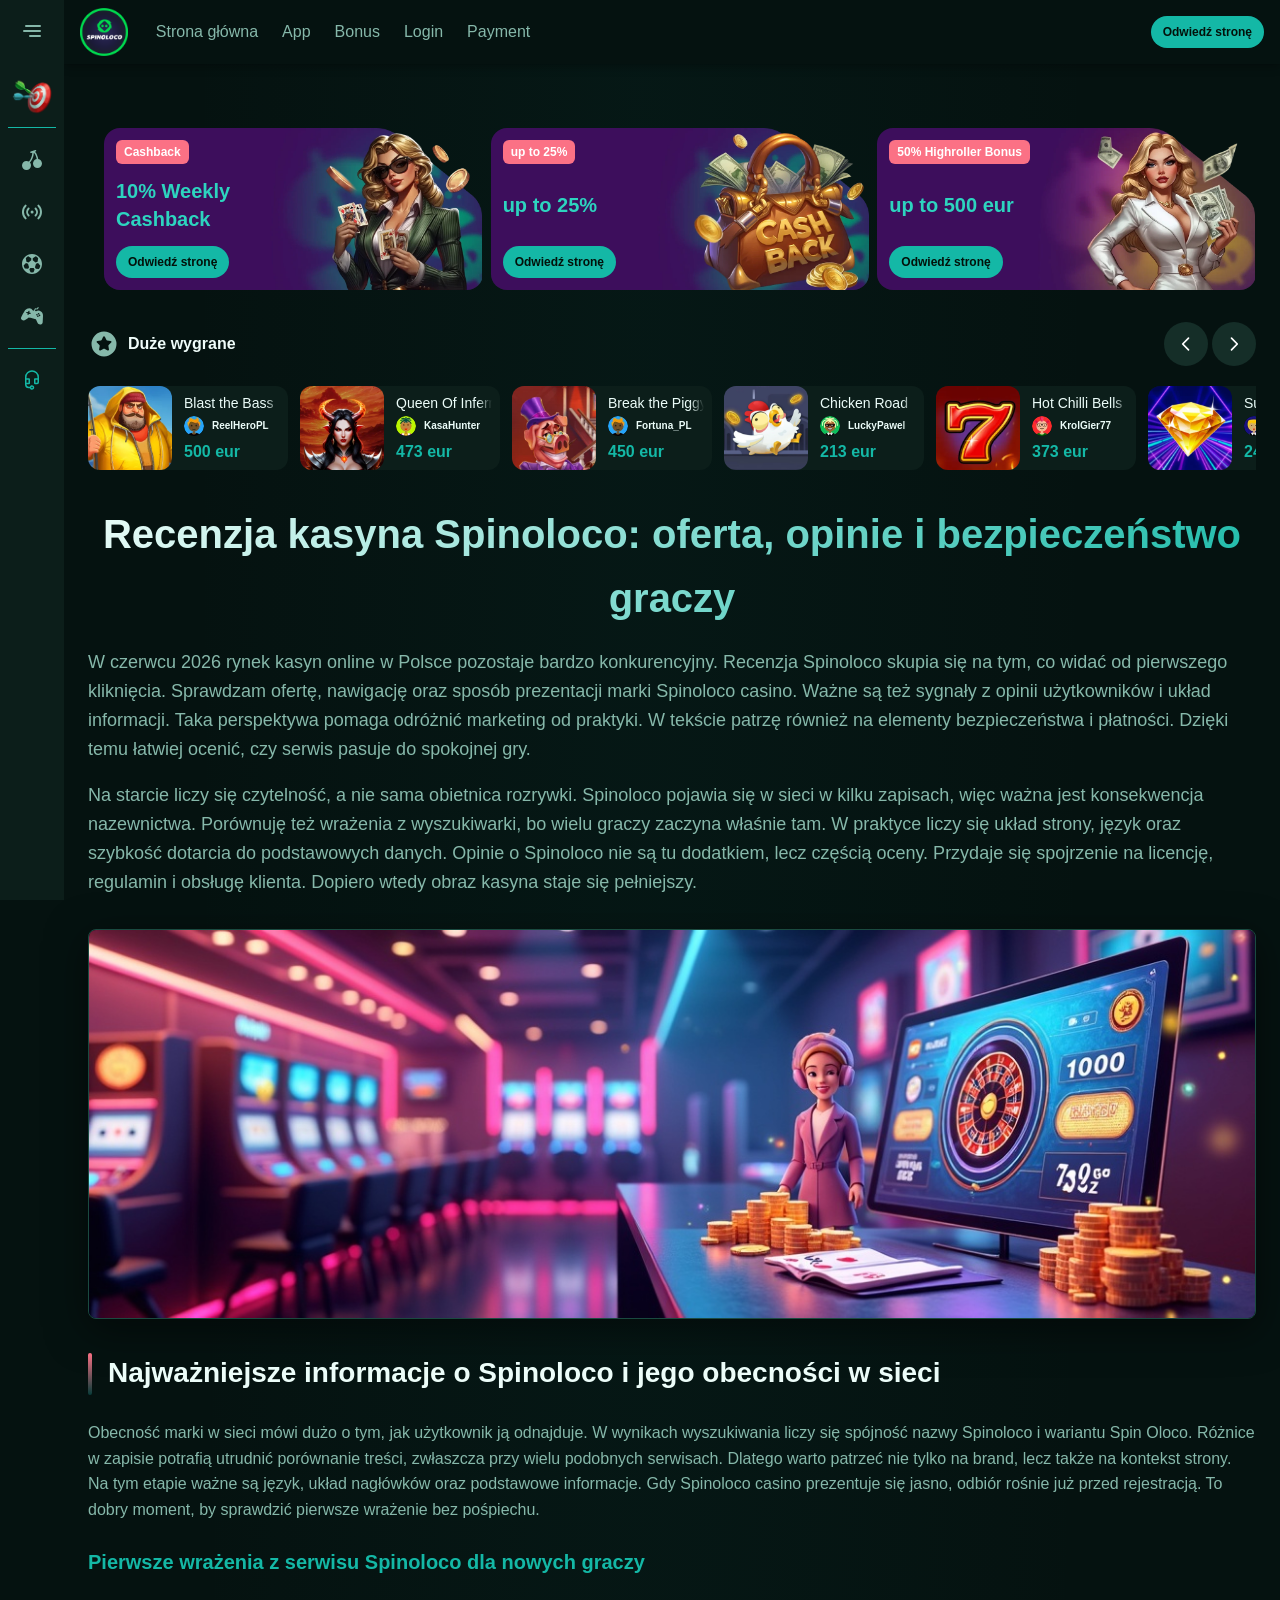
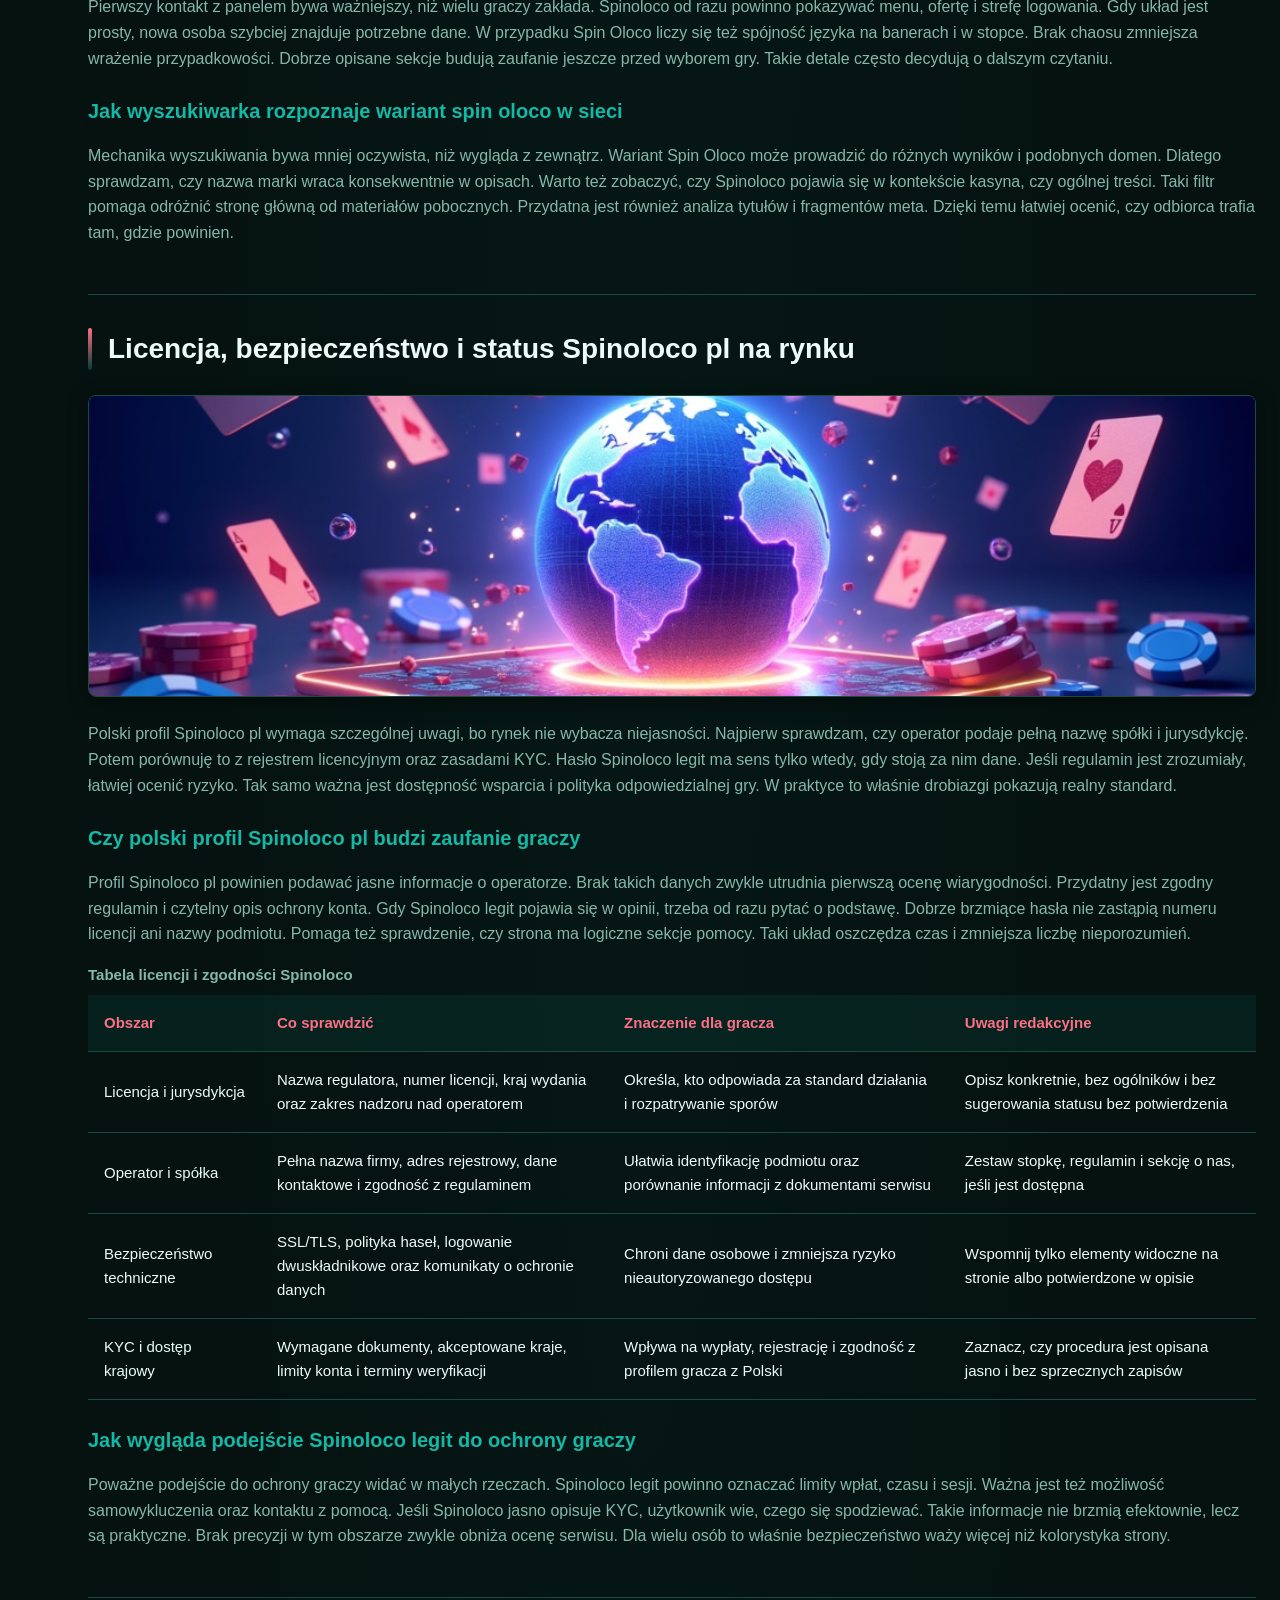
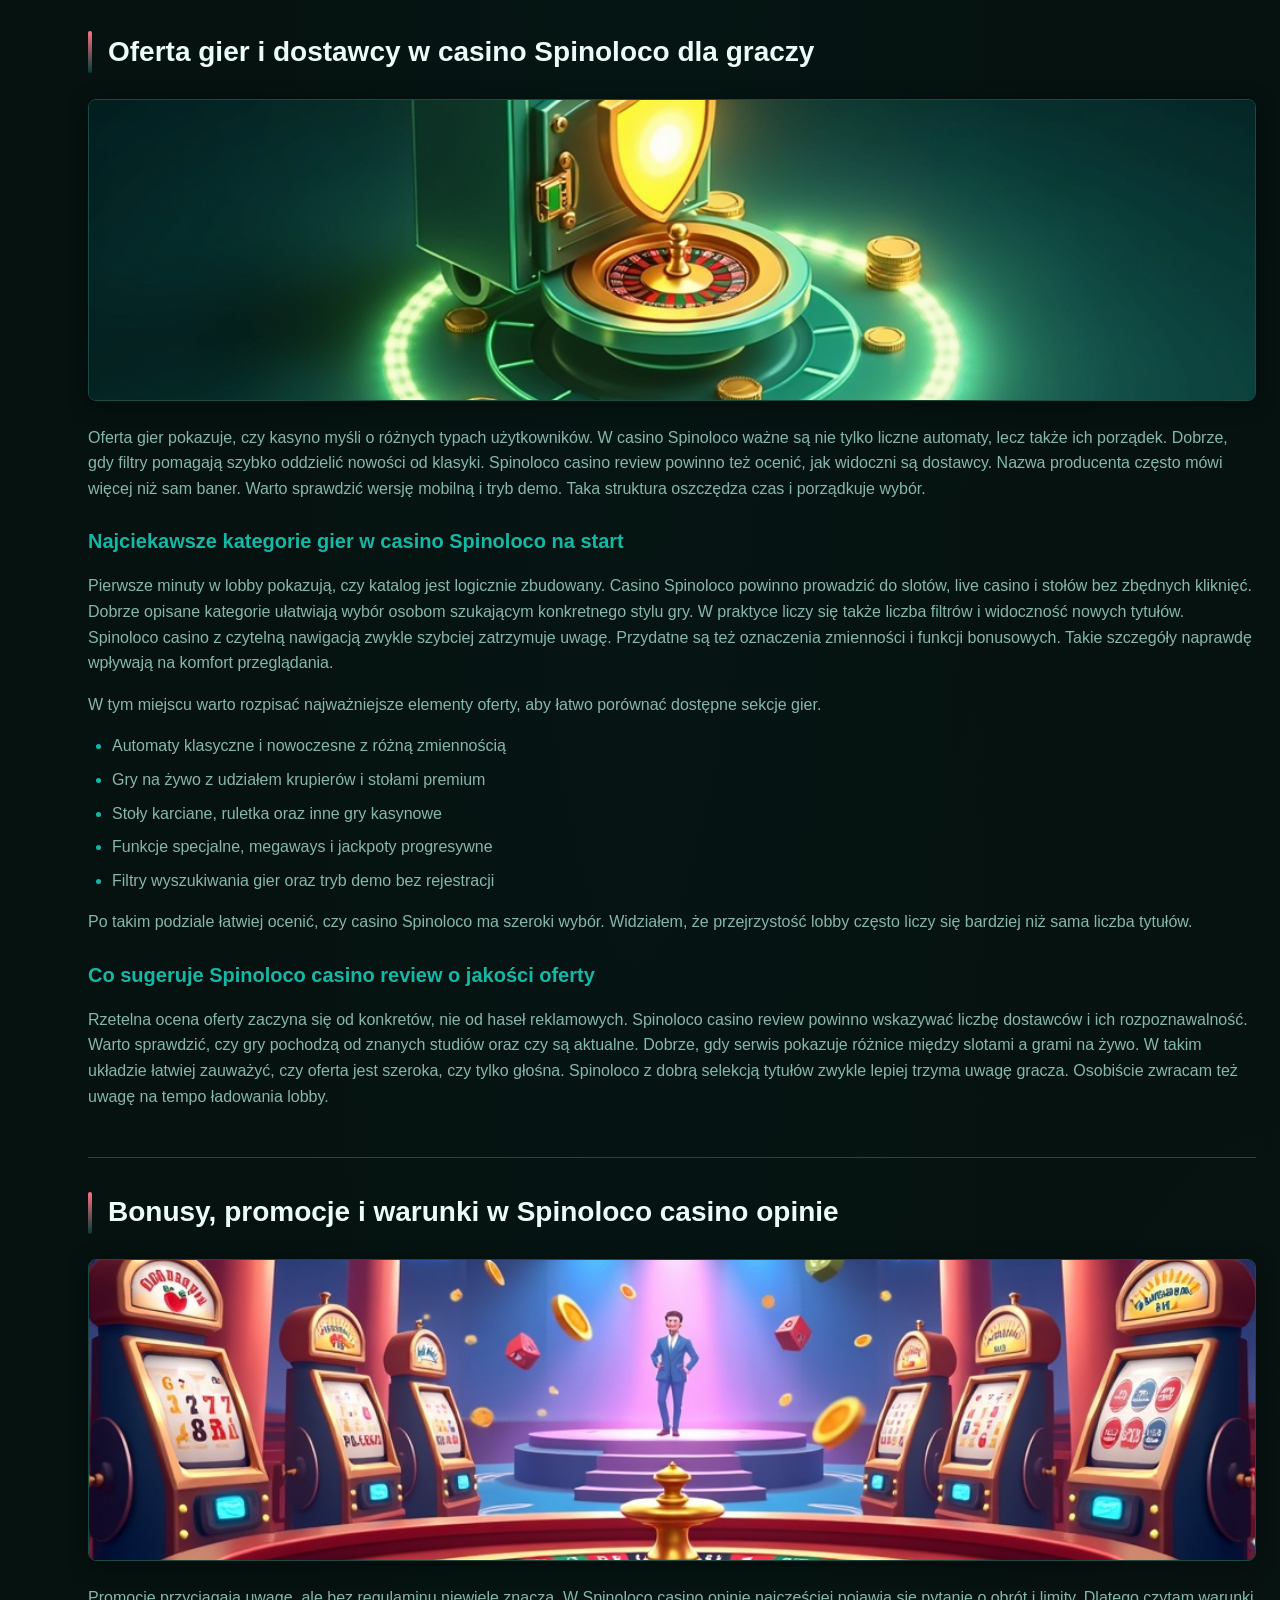
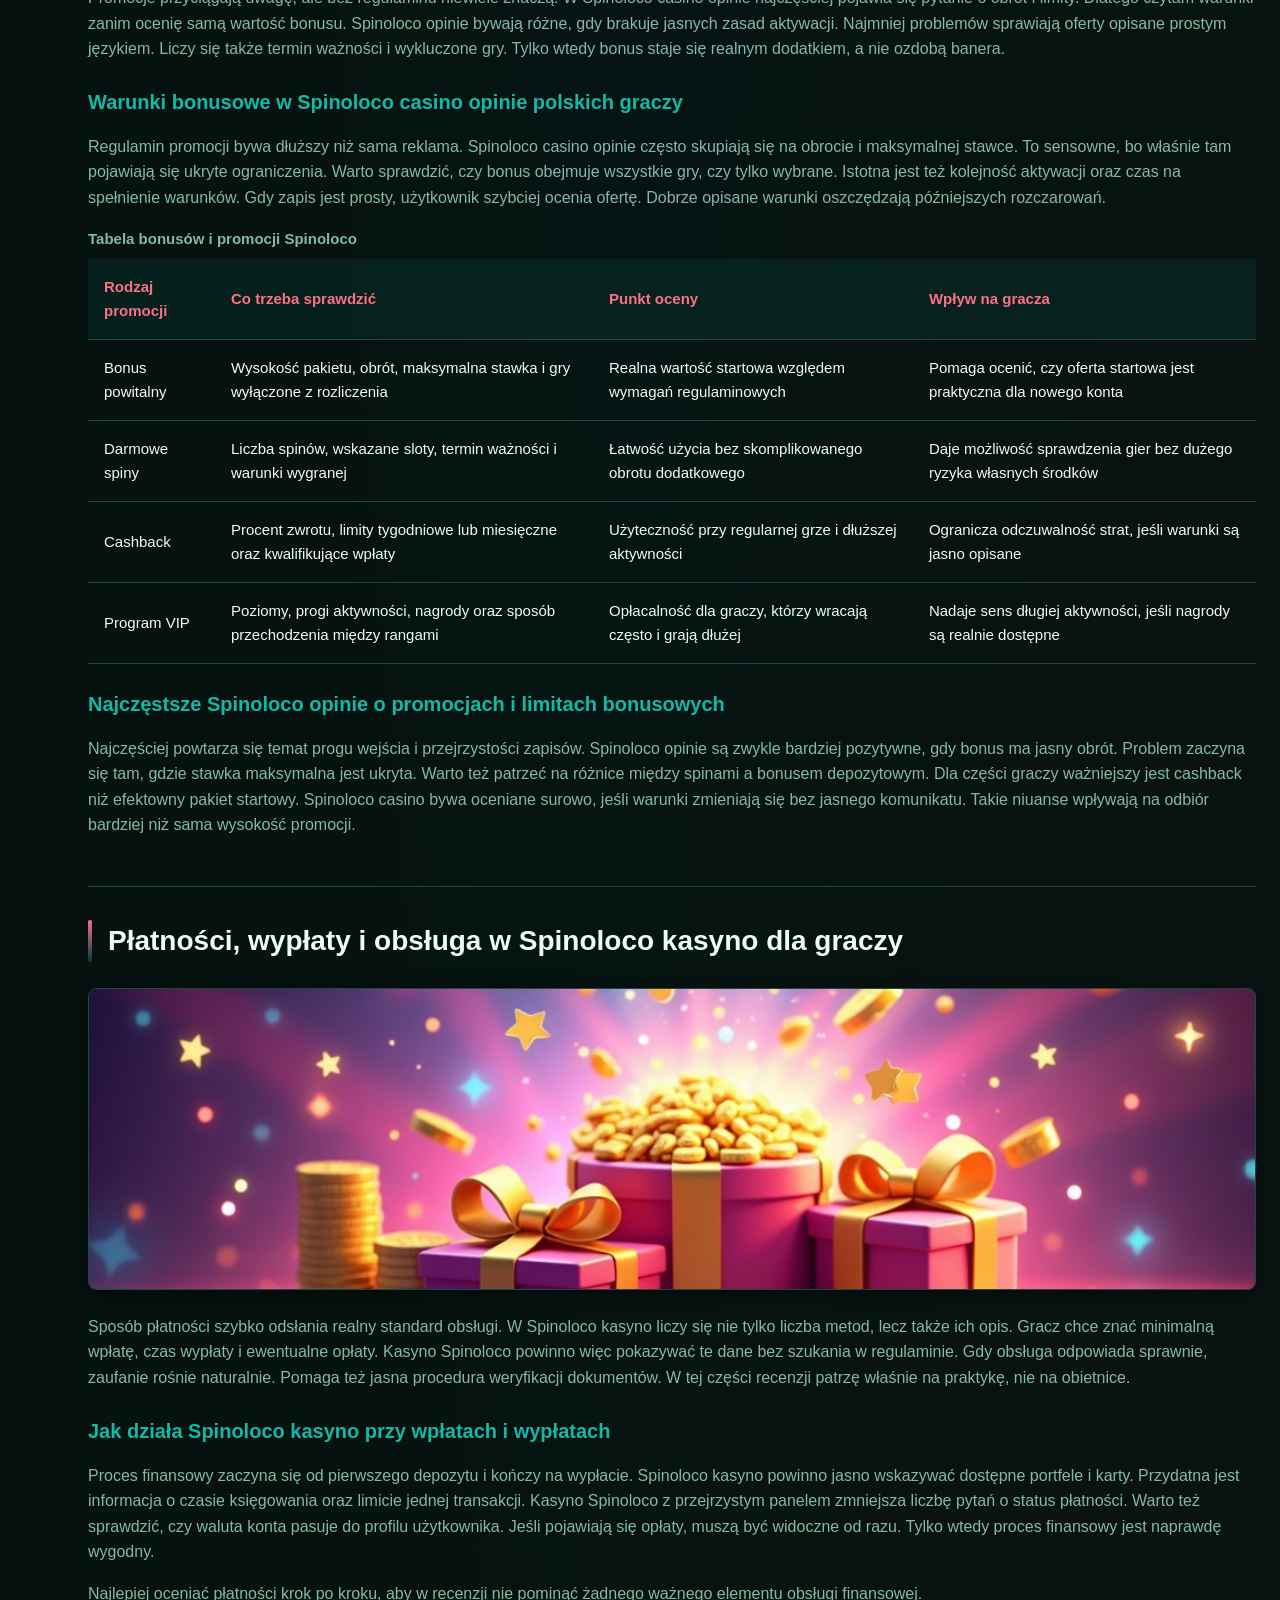
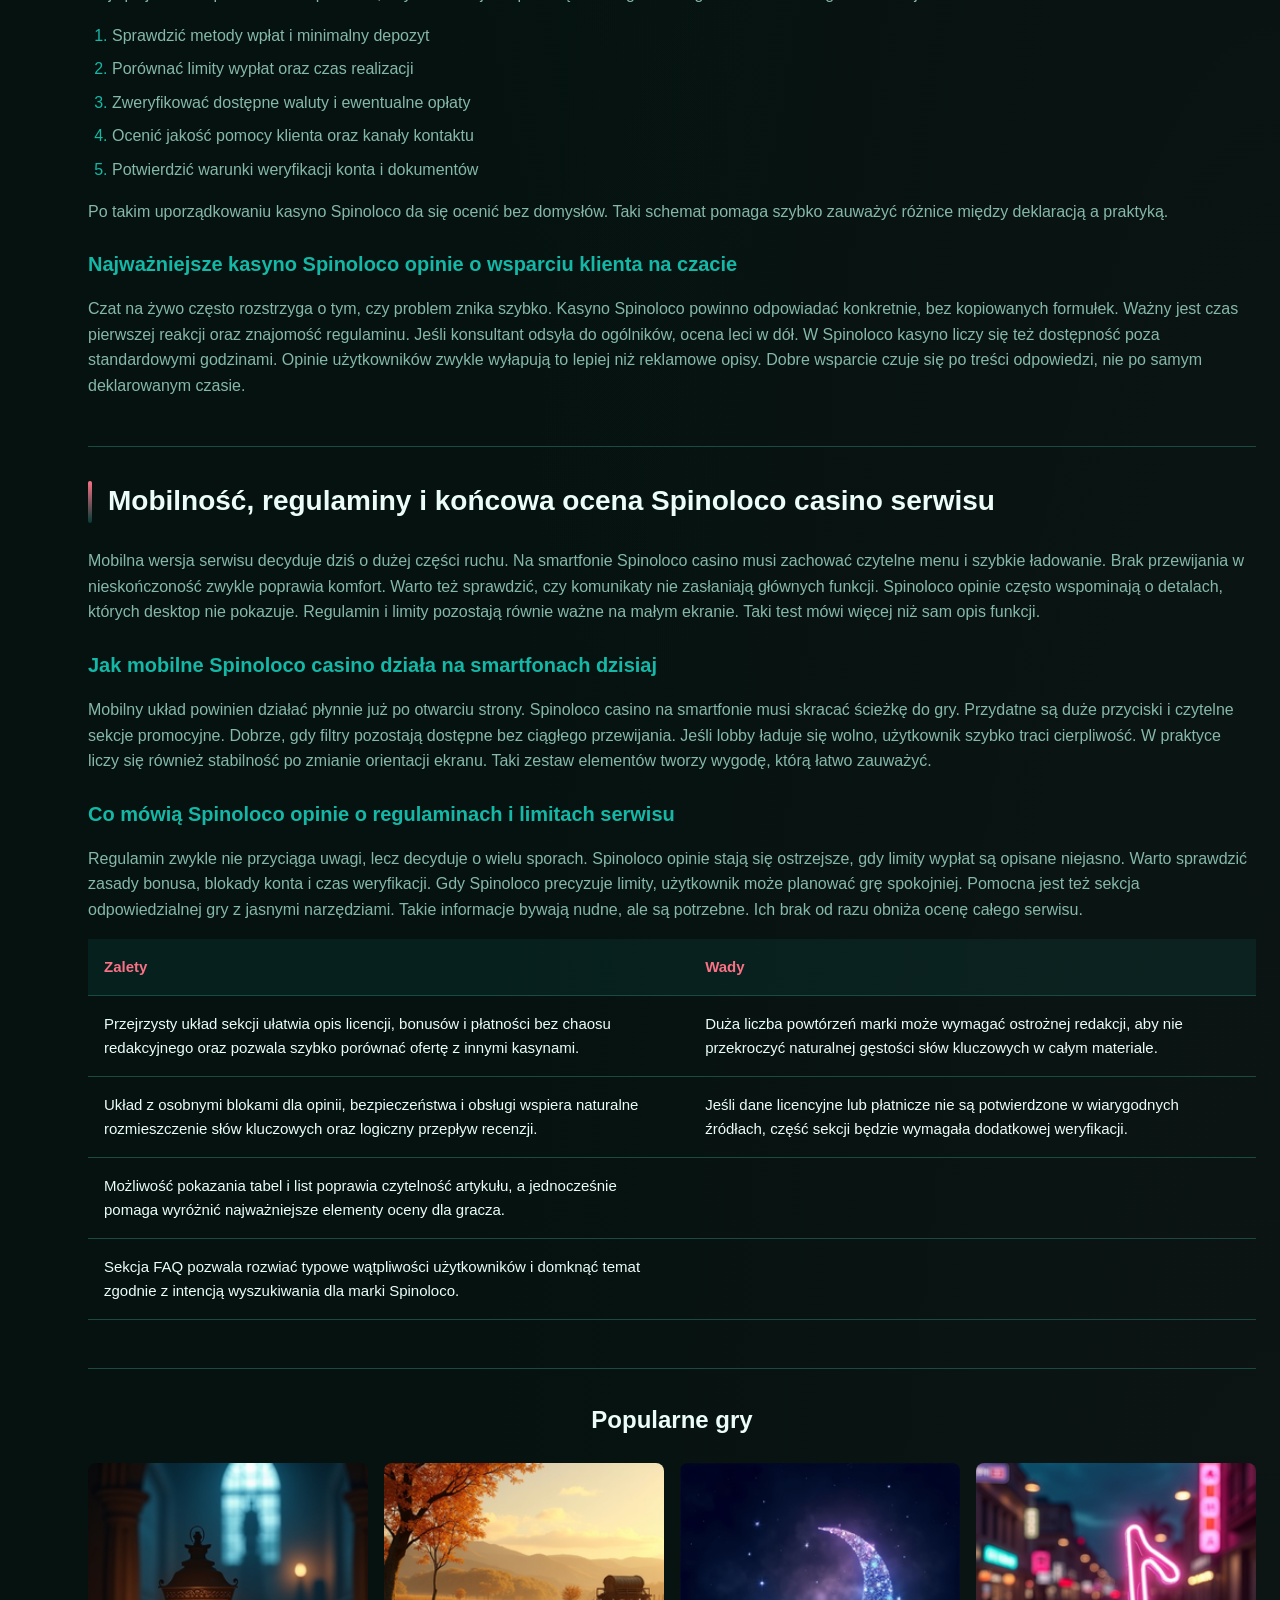
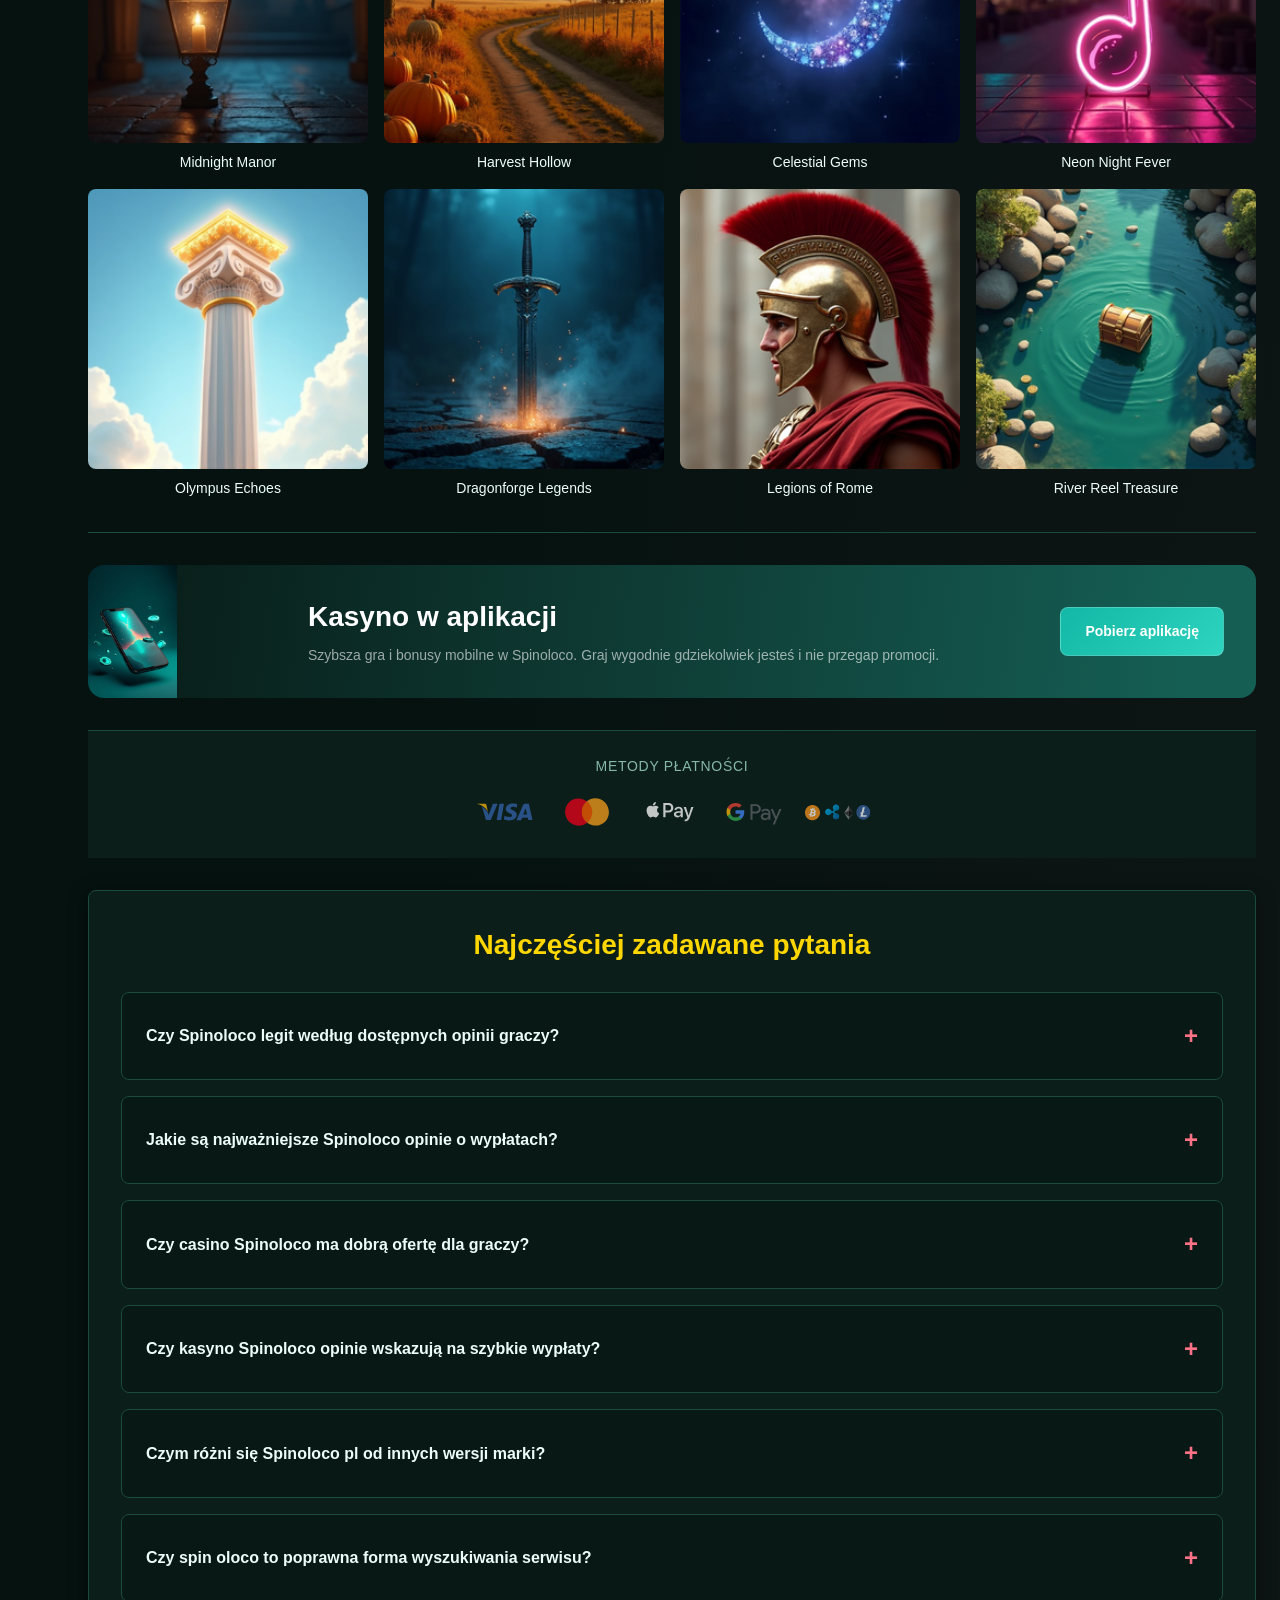
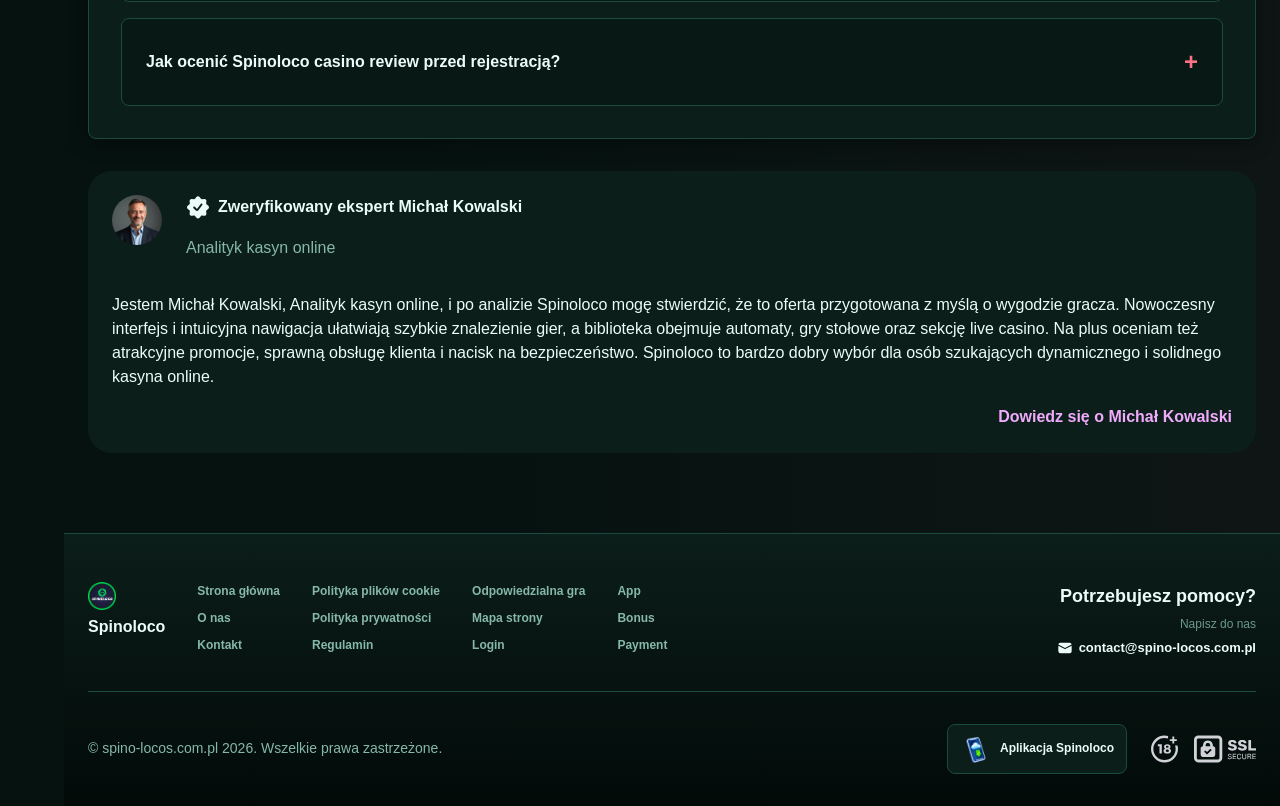
<file: poland-pl/index.html>
<!DOCTYPE html>
<html lang="pl-PL">
<head>
    <meta charset="UTF-8">
    <meta name="viewport" content="width=device-width, initial-scale=1.0">
    <meta http-equiv="X-UA-Compatible" content="IE=edge">
    <meta name="robots" content="index, follow">
    <meta name="revisit-after" content="7 days">
    <title>Spinoloco - recenzja kasyna online i opinie graczy</title>
    <meta name="title" content="Spinoloco - recenzja kasyna online i opinie graczy">
    <meta name="description" content="Spinoloco 🎰 sprawdza ofertę i bezpieczeństwo, a w recenzji kasyno Spinoloco znajdziesz jasne wskazówki. Sprawdź teraz, czy warto grać w plugino.">
    <meta name="keywords" content="spinoloco casino opinie, casino spinoloco, spinoloco casino, spin oloco, spinoloco legit, kasyno spinoloco, spinoloco pl, spinoloco kasyno, spinoloco, spinoloco opinie, spinoloco casino review, kasyno spinoloco opinie">

    <link rel="canonical" href="https://kluthepoland.com.pl/poland-pl/">

    <link rel="icon" type="image/png" sizes="32x32" href="/favicon-32x32.png">

    <meta property="og:title" content="Spinoloco - recenzja kasyna online i opinie graczy">
    <meta property="og:description" content="Spinoloco 🎰 sprawdza ofertę i bezpieczeństwo, a w recenzji kasyno Spinoloco znajdziesz jasne wskazówki. Sprawdź teraz, czy warto grać w plugino.">
    <meta property="og:type" content="website">
    <meta property="og:url" content="https://kluthepoland.com.pl/">
    <meta property="og:site_name" content="Spinoloco">
    <meta property="og:locale" content="pl">
    <meta property="og:image" content="https://kluthepoland.com.pl/images/logo.png">

    <meta name="twitter:card" content="summary">
    <meta name="twitter:title" content="Spinoloco - recenzja kasyna online i opinie graczy">
    <meta name="twitter:description" content="Spinoloco 🎰 sprawdza ofertę i bezpieczeństwo, a w recenzji kasyno Spinoloco znajdziesz jasne wskazówki. Sprawdź teraz, czy warto grać w plugino.">
    <meta name="twitter:url" content="https://kluthepoland.com.pl/">
    <meta name="twitter:image" content="https://kluthepoland.com.pl/images/logo.png">

    <link rel="stylesheet" href="/css/style.css">

    <link rel="stylesheet" href="/css/layout.css">

<link rel="alternate" hreflang="x-default" href="https://kluthepoland.com.pl/">
<link rel="alternate" hreflang="pl" href="https://kluthepoland.com.pl/">
<link rel="alternate" hreflang="pl-PL" href="https://kluthepoland.com.pl/poland-pl/">
</head>
<body>
    <div class="nav-sidebar-2bcc5beb isFull" id="navSidebar">
        <div class="nav-sidebar-content-2bcc5beb">
            <div class="nav-sidebar-wrapped-2bcc5beb">
                <div class="nav-sidebar-header-2bcc5beb">
                    <button class="nav-sidebar-header-toggle-2bcc5beb" aria-label="Toggle menu">
                        <span class="nav-sidebar-header-wrap-2bcc5beb">
                            <svg class="m-icon-2bcc5beb">
                                <use xlink:href="/assets/icons/sidebar/sprites.svg#hamburger-r"/>
                            </svg>
                        </span>
                    </button>
                </div>
                <div class="nav-sidebar-wrapped-content-2bcc5beb hideScrollbar-2bcc5beb">
                    <div class="divider-bottom-2bcc5beb">
                        <div class="nav-card nav-sidebar-card--wrapped-2bcc5beb">


                            <a href="/go" class="nav-card__button-2bcc5beb"
                               title="Misje" rel="noindex nofollow">
                                <img src="/assets/icons/sidebar/missions.webp"
                                     alt="Misje spinoloco pl"
                                     title="Misje spinoloco pl"
                                     class="nav-card__img-2bcc5beb">
                            </a>
                        </div>
                    </div>

                        <div class="nav-sidebar-wrapped-item-2bcc5beb">
                            <a href="/go" title="Wszystkie gry"
                               class="nav-sidebar-icon-2bcc5beb" rel="noindex nofollow">
                                <svg class="m-icon-2bcc5beb">
                                    <use xlink:href="/assets/icons/sidebar/sprites.svg#all-games"/>
                                </svg>
                            </a>
                        </div>
                        <div class="nav-sidebar-wrapped-item-2bcc5beb">
                            <a href="/go" title="Na żywo"
                               class="nav-sidebar-icon-2bcc5beb" rel="noindex nofollow">
                                <svg class="m-icon-2bcc5beb">
                                    <use xlink:href="/assets/icons/sidebar/sprites.svg#live"/>
                                </svg>
                            </a>
                        </div>
                        <div class="nav-sidebar-wrapped-item-2bcc5beb">
                            <a href="/go" title="Sport"
                               class="nav-sidebar-icon-2bcc5beb" rel="noindex nofollow">
                                <svg class="m-icon-2bcc5beb">
                                    <use xlink:href="/assets/icons/sidebar/sprites.svg#sport-soccer"/>
                                </svg>
                            </a>
                        </div>
                        <div class="nav-sidebar-wrapped-item-2bcc5beb">
                            <a href="/go" title="E-sport"
                               class="nav-sidebar-icon-2bcc5beb" rel="noindex nofollow">
                                <svg class="m-icon-2bcc5beb">
                                    <use xlink:href="/assets/icons/sidebar/sprites.svg#target-gamepad"/>
                                </svg>
                            </a>
                        </div>

                    <div class="divider-top-2bcc5beb">
                        <a href="/go" title="Wsparcie"
                           class="nav-sidebar-support-wrapped-2bcc5beb nav-sidebar-icon-2bcc5beb" rel="noindex nofollow">
                            <svg class="m-icon-2bcc5beb">
                                <use xlink:href="/assets/icons/sidebar/sprites.svg#support"/>
                            </svg>
                        </a>
                    </div>
                </div>
            </div>
        </div>
    </div>

    <div class="nav-sidebar-expanded-2bcc5beb" id="navSidebarExpanded">
        <div class="nav-sidebar-header-2bcc5beb">
            <button class="nav-sidebar-header-toggle-2bcc5beb" aria-label="Close menu">
                <span class="nav-sidebar-header-wrap-2bcc5beb">
                    <svg class="m-icon-2bcc5beb">
                        <use xlink:href="/assets/icons/sidebar/sprites.svg#cross"/>
                    </svg>
                </span>
            </button>
                <a href="/poland-pl/" class="nav-logo-2bcc5beb nav-sidebar-header-logo-2bcc5beb" title="Spinoloco">
                    <img src="/images/logo.png" alt="Spinoloco" title="Spinoloco">
                </a>
        </div>
        <div class="nav-sidebar-expanded-content-2bcc5beb">
            <div class="nav-sidebar-expanded-scrollY-2bcc5beb hideScrollbar-2bcc5beb nav-sidebar-expanded--gap-2bcc5beb">
                <div class="nav-sidebar-expanded-cards-2bcc5beb">


                        <div class="nav-card nav-sidebar-card-2bcc5beb">
                            <a href="/go" class="nav-card__button-2bcc5beb"
                               title="Bonus" rel="noindex nofollow">
                                <img src="/assets/icons/sidebar/bonus.webp" alt="Bonus spin oloco"
                                     title="Bonus spin oloco" class="nav-card__img-2bcc5beb">
                                <span class="nav-card__title-2bcc5beb">Bonus</span>
                            </a>
                        </div>


                        <div class="nav-card nav-sidebar-card-2bcc5beb">
                            <a href="/go" class="nav-card__button-2bcc5beb"
                               title="Misje" rel="noindex nofollow">
                                <img src="/assets/icons/sidebar/missions.webp" alt="Misje spinoloco pl"
                                     title="Misje spinoloco pl" class="nav-card__img-2bcc5beb">
                                <span class="nav-card__title-2bcc5beb">Misje</span>
                            </a>
                        </div>

                    <div class="nav-sidebar-cards-grid-2bcc5beb">


                            <div class="nav-card nav-sidebar-card-2bcc5beb">
                                <a href="/go" class="nav-card__button-2bcc5beb"
                                   title="Koło fortuny" rel="noindex nofollow">
                                    <img src="/assets/icons/sidebar/wheel.gif" alt="Koło fortuny spinoloco casino review"
                                         title="Koło fortuny spinoloco casino review" class="nav-card__img-2bcc5beb">
                                    <span class="nav-card__title-2bcc5beb">Koło fortuny</span>
                                </a>
                            </div>


                            <div class="nav-card nav-sidebar-card-2bcc5beb">
                                <a href="/go" class="nav-card__button-2bcc5beb"
                                   title="Program lojalnościowy" rel="noindex nofollow">
                                    <img src="/assets/icons/sidebar/loyalty.webp" alt="Program lojalnościowy kasyno spinoloco"
                                         title="Program lojalnościowy kasyno spinoloco" class="nav-card__img-2bcc5beb">
                                    <span class="nav-card__title-2bcc5beb">Program lojalnościowy</span>
                                </a>
                            </div>


                            <div class="nav-card nav-sidebar-card-2bcc5beb">
                                <a href="/go" class="nav-card__button-2bcc5beb"
                                   title="Zwrot gotówki" rel="noindex nofollow">
                                    <img src="/assets/icons/sidebar/cashback.webp" alt="Zwrot gotówki spinoloco"
                                         title="Zwrot gotówki spinoloco" class="nav-card__img-2bcc5beb">
                                    <span class="nav-card__title-2bcc5beb">Zwrot gotówki</span>
                                </a>
                            </div>


                            <div class="nav-card nav-sidebar-card-2bcc5beb">
                                <a href="/go" class="nav-card__button-2bcc5beb"
                                   title="Klub VIP" rel="noindex nofollow">
                                    <img src="/assets/icons/sidebar/vipclub.webp" alt="Klub VIP spinoloco casino"
                                         title="Klub VIP spinoloco casino" class="nav-card__img-2bcc5beb">
                                    <span class="nav-card__title-2bcc5beb">Klub VIP</span>
                                </a>
                            </div>


                            <div class="nav-card nav-sidebar-card-2bcc5beb">
                                <a href="/go" class="nav-card__button-2bcc5beb"
                                   title="Promocje" rel="noindex nofollow">
                                    <img src="/assets/icons/sidebar/promotions.webp" alt="Promocje spinoloco casino"
                                         title="Promocje spinoloco casino" class="nav-card__img-2bcc5beb">
                                    <span class="nav-card__title-2bcc5beb">Promocje</span>
                                </a>
                            </div>
                    </div>
                </div>

                <ul class="nav-sidebar-items-2bcc5beb nav-sidebar-expanded-items-2bcc5beb">
                        <li class="nav-sidebar-items-item">
                            <a href="/go" class="nav-sidebar-items-dropdown"
                               title="Wszystkie gry" rel="noindex nofollow">
                                <div class="nav-sidebar-items-title-2bcc5beb nav-sidebar-items-title--light-2bcc5beb">
                                    <div class="m-icon-container-2bcc5beb nav-sidebar-item-icon-2bcc5beb">
                                        <svg class="m-icon-2bcc5beb">
                                            <use xlink:href="/assets/icons/sidebar/sprites.svg#all-games"/>
                                        </svg>
                                    </div>
                                    <span>Wszystkie gry</span>
                                </div>
                            </a>
                        </li>
                        <li class="nav-sidebar-items-item">
                            <a href="/go" class="nav-sidebar-items-dropdown"
                               title="Na żywo" rel="noindex nofollow">
                                <div class="nav-sidebar-items-title-2bcc5beb nav-sidebar-items-title--light-2bcc5beb">
                                    <div class="m-icon-container-2bcc5beb nav-sidebar-item-icon-2bcc5beb">
                                        <svg class="m-icon-2bcc5beb">
                                            <use xlink:href="/assets/icons/sidebar/sprites.svg#live"/>
                                        </svg>
                                    </div>
                                    <span>Na żywo</span>
                                </div>
                            </a>
                        </li>
                        <li class="nav-sidebar-items-item">
                            <a href="/go" class="nav-sidebar-items-dropdown"
                               title="Sport" rel="noindex nofollow">
                                <div class="nav-sidebar-items-title-2bcc5beb nav-sidebar-items-title--light-2bcc5beb">
                                    <div class="m-icon-container-2bcc5beb nav-sidebar-item-icon-2bcc5beb">
                                        <svg class="m-icon-2bcc5beb">
                                            <use xlink:href="/assets/icons/sidebar/sprites.svg#sport-soccer"/>
                                        </svg>
                                    </div>
                                    <span>Sport</span>
                                </div>
                            </a>
                        </li>
                        <li class="nav-sidebar-items-item">
                            <a href="/go" class="nav-sidebar-items-dropdown"
                               title="E-sport" rel="noindex nofollow">
                                <div class="nav-sidebar-items-title-2bcc5beb nav-sidebar-items-title--light-2bcc5beb">
                                    <div class="m-icon-container-2bcc5beb nav-sidebar-item-icon-2bcc5beb">
                                        <svg class="m-icon-2bcc5beb">
                                            <use xlink:href="/assets/icons/sidebar/sprites.svg#target-gamepad"/>
                                        </svg>
                                    </div>
                                    <span>E-sport</span>
                                </div>
                            </a>
                        </li>
                </ul>

                <ul class="nav-sidebar-items-2bcc5beb nav-sidebar-expanded-items-2bcc5beb flex-1-2bcc5beb"></ul>

                <div class="nav-sidebar-expanded-support-2bcc5beb">
                    <div class="nav-sidebar-expanded-support-help-2bcc5beb">
                        <a href="/go" title="Wsparcie"
                           class="m-button-2bcc5beb m-button--success-2bcc5beb m-button--m-2bcc5beb nav-sidebar-support-2bcc5beb"
                           rel="noindex nofollow">
                            <div class="m-button-content-2bcc5beb">
                                <svg class="m-icon-2bcc5beb">
                                    <use xlink:href="/assets/icons/sidebar/sprites.svg#support"/>
                                </svg>
                                Wsparcie
                            </div>
                        </a>
                    </div>
                </div>

                <div class="nav-sidebar-expanded-app-links-2bcc5beb">
                    <a href="/go" class="footer-app-button-2bcc5beb"
                       title="Aplikacja Spinoloco" rel="noindex nofollow">
                        <img class="footer-app-button-image-2bcc5beb"
                             alt="Aplikacja Spinoloco"
                             title="Aplikacja Spinoloco"
                             src="/assets/icons/mobile/app-button-icon.webp">
                        <div class="footer-app-button-text-2bcc5beb">
                            <p class="m-text-2bcc5beb m-fs12-2bcc5beb m-fw700-2bcc5beb m-lh160-2bcc5beb footer-app-button-title-2bcc5beb">Aplikacja Spinoloco</p>
                            <p class="m-text-2bcc5beb m-fs10-2bcc5beb m-fw500-2bcc5beb m-lh160-2bcc5beb footer-app-button-description-2bcc5beb"
                               style="color: #ffffff;">Zainstaluj naszą aplikację</p>
                        </div>
                    </a>
                </div>
            </div>
        </div>
    </div>

    <div class="bottom-overlays-2bcc5beb">
        <div class="bottom-action-buttons-2bcc5beb bottom-overlays__action-buttons-2bcc5beb">
            <div class="bottom-communication-button-2bcc5beb">
                <button class="m-button-2bcc5beb m-gradient-border m-button--secondary-2bcc5beb m-button--m-2bcc5beb scroll-top-btn-2bcc5beb"
                        aria-label="Scroll to top" title="Scroll to top">
                    <div class="m-icon-container-2bcc5beb">
                        <span class="scroll-top-arrow-2bcc5beb">&uarr;</span>
                    </div>
                </button>
            </div>
        </div>

        <nav class="mobile-nav-2bcc5beb" aria-label="Mobile navigation">
            <div class="mobile-nav-wrap-2bcc5beb">
                <a href="/go" title="Wszystkie gry"
                   rel="noindex nofollow" target="_blank">
                    <div class="mobile-nav-item-2bcc5beb">
                        <div class="mobile-nav-item__icon-wrap-2bcc5beb">
                            <svg class="m-icon-2bcc5beb m-icon-loadable mobile-nav-item__icon-2bcc5beb">
                                <use xlink:href="/assets/icons/sidebar/sprites.svg#all-games"/>
                            </svg>
                        </div>
                        <p class="m-text-2bcc5beb m-fs10-2bcc5beb m-fw600-2bcc5beb m-lh160-2bcc5beb m-text-center-2bcc5beb mobile-nav-item__text-2bcc5beb">Wszystkie gry</p>
                    </div>
                </a>

                <a href="/go" title="Sport"
                   rel="noindex nofollow" target="_blank">
                    <div class="mobile-nav-item-2bcc5beb">
                        <div class="mobile-nav-item__icon-wrap-2bcc5beb">
                            <svg class="m-icon-2bcc5beb m-icon-loadable mobile-nav-item__icon-2bcc5beb">
                                <use xlink:href="/assets/icons/sidebar/sprites.svg#sport-soccer"/>
                            </svg>
                        </div>
                        <p class="m-text-2bcc5beb m-fs10-2bcc5beb m-fw600-2bcc5beb m-lh160-2bcc5beb m-text-center-2bcc5beb mobile-nav-item__text-2bcc5beb">Sport</p>
                    </div>
                </a>

                <div class="mobile-nav-item-2bcc5beb">
                    <a href="/go"
                       class="m-button-2bcc5beb m-gradient-border m-button--primary-2bcc5beb m-button--m-2bcc5beb mobile-nav-item__icon-wrap-2bcc5beb"
                       title="Odwiedź stronę"
                       rel="noindex nofollow" target="_blank">
                        <div class="m-button-content-2bcc5beb">
                            <svg class="m-icon-2bcc5beb m-icon-loadable mobile-nav-item__icon-2bcc5beb">
                                <use xlink:href="/assets/icons/sidebar/sprites.svg#person"/>
                            </svg>
                        </div>
                    </a>
                    <p class="m-text-2bcc5beb m-fs10-2bcc5beb m-fw600-2bcc5beb m-lh160-2bcc5beb m-text-center-2bcc5beb mobile-nav-item__text-2bcc5beb">Odwiedź stronę</p>
                </div>

                <a href="/go" title="Bonus"
                   rel="noindex nofollow" target="_blank">
                    <div class="mobile-nav-item-2bcc5beb">
                        <div class="mobile-nav-item__icon-wrap-2bcc5beb">
                            <svg class="m-icon-2bcc5beb m-icon-loadable mobile-nav-item__icon-2bcc5beb">
                                <use xlink:href="/assets/icons/sidebar/sprites.svg#gift"/>
                            </svg>
                        </div>
                        <p class="m-text-2bcc5beb m-fs10-2bcc5beb m-fw600-2bcc5beb m-lh160-2bcc5beb m-text-center-2bcc5beb mobile-nav-item__text-2bcc5beb">Bonus</p>
                    </div>
                </a>

                <a href="/go" title="Misje"
                   rel="noindex nofollow" target="_blank">
                    <div class="mobile-nav-item-2bcc5beb">
                        <div class="mobile-nav-item__icon-wrap-2bcc5beb">
                            <svg class="m-icon-2bcc5beb m-icon-loadable mobile-nav-item__icon-2bcc5beb">
                                <use xlink:href="/assets/icons/sidebar/sprites.svg#activities"/>
                            </svg>
                        </div>
                        <p class="m-text-2bcc5beb m-fs10-2bcc5beb m-fw600-2bcc5beb m-lh160-2bcc5beb m-text-center-2bcc5beb mobile-nav-item__text-2bcc5beb">Misje</p>
                    </div>
                </a>
            </div>
        </nav>
    </div>


    <div class="site-wrapper-2bcc5beb with-sidebar-2bcc5beb">
<nav class="main-nav-2bcc5beb">
    <div class="main-nav-content-2bcc5beb">
        <div class="main-nav-content-left-2bcc5beb">
            <button class="main-nav-content-toggle-2bcc5beb nav-sidebar-header-toggle-2bcc5beb" aria-label="Toggle menu" aria-expanded="false">
                <svg class="m-icon-2bcc5beb m-icon-loadable">
                    <use xlink:href="/assets/icons/sidebar/sprites.svg#hamburger"/>
                </svg>
            </button>

            <a href="/poland-pl/" class="nav-logo-2bcc5beb main-nav-logo-2bcc5beb" title="Spinoloco">
                <img src="/images/logo.png" alt="Spinoloco" title="Spinoloco">
            </a>
        </div>

        <div class="main-nav-content-center-2bcc5beb">
            <a href="/poland-pl/" class="nav-link-2bcc5beb" title="Strona główna">Strona główna</a>
            <a href="/app/" class="nav-link-2bcc5beb" title="App">App</a>
            <a href="/bonus/" class="nav-link-2bcc5beb" title="Bonus">Bonus</a>
            <a href="/login/" class="nav-link-2bcc5beb" title="Login">Login</a>
            <a href="/payment/" class="nav-link-2bcc5beb" title="Payment">Payment</a>
        </div>

        <div class="main-nav-content-auth-2bcc5beb">
            <a class="m-button-2bcc5beb m-gradient-border m-button--primary-2bcc5beb m-button--s-2bcc5beb"
               href="/go" title="Odwiedź stronę"
               rel="noindex nofollow" target="_blank">
                <div class="m-button-content-2bcc5beb">Odwiedź stronę</div>
            </a>
        </div>
    </div>
</nav>
        <main class="main-content-2bcc5beb">
<article class="page-content-2bcc5beb">
    <div class="container-2bcc5beb">


<section class="lobby-banners-2bcc5beb">
    <div class="lobby-slider-2bcc5beb" style="--max-slide-width:auto;--bp-xxxl-plus:33.3333%;--slides-xxxl-plus:3;--bp-xxxl:33.3333%;--slides-xxxl:3;--bp-xxl:33.3333%;--slides-xxl:3;--bp-xl-2:33.3333%;--slides-xl-2:3;--bp-xl:100%;--slides-xl:1;--bp-l:100%;--slides-l:1;--bp-m:100%;--slides-m:1;--bp-s:100%;--slides-s:1;--bp-xs:100%;--slides-xs:1;--bp-xxs:100%;--slides-xxs:1;">
        <div class="lobby-slider__scroll-wrap-2bcc5beb">
            <div class="lobby-slider__scroll-box-2bcc5beb">
                <div class="lobby-slider__slide-2bcc5beb">
                    <div class="lobby-slider__slide-content-2bcc5beb">
                        <div class="lobby-banners__banner">
                            <div class="lobby-banner-2bcc5beb">
                                <div class="lobby-banner-picture-2bcc5beb lobby-banner__image-2bcc5beb">
                                    <picture class="banner-picture-2bcc5beb">
                                        <img src="/assets/banners/play-jonny.webp" alt="Cashback spinoloco legit" title="Cashback spinoloco legit" fetchpriority="high" loading="eager" decoding="async">
                                    </picture>
                                </div>
                                <div class="lobby-banner__content-2bcc5beb">
                                    <div class="lobby-badge-2bcc5beb lobby-badge--secondary-2bcc5beb lobby-badge--m-2bcc5beb">
                                        <div class="lobby-badge-content-2bcc5beb">
                                            <div class="lobby-badge-text-2bcc5beb">Cashback</div>
                                        </div>
                                    </div>
                                    <div class="lobby-banner__text-2bcc5beb">
                                        <p class="lobby-banner-text-2bcc5beb lobby-banner-text--header-2bcc5beb" style="color:var(--color-at400);">
                                            10% Weekly Cashback
                                        </p>
                                    </div>
                                    <a href="/go" rel="noindex nofollow" target="_blank" class="lobby-btn-2bcc5beb lobby-btn--primary-2bcc5beb lobby-btn--s-2bcc5beb" title="Cashback Odwiedź stronę">
                                        <div class="lobby-btn-content-2bcc5beb">Odwiedź stronę</div>
                                    </a>
                                </div>
                            </div>
                        </div>
                    </div>
                </div>
                <div class="lobby-slider__slide-2bcc5beb">
                    <div class="lobby-slider__slide-content-2bcc5beb">
                        <div class="lobby-banners__banner">
                            <div class="lobby-banner-2bcc5beb">
                                <div class="lobby-banner-picture-2bcc5beb lobby-banner__image-2bcc5beb">
                                    <picture class="banner-picture-2bcc5beb">
                                        <img src="/assets/banners/playjonny.webp" alt="up to 25% kasyno spinoloco opinie" title="up to 25% kasyno spinoloco opinie" loading="lazy" fetchpriority="low" decoding="async">
                                    </picture>
                                </div>
                                <div class="lobby-banner__content-2bcc5beb">
                                    <div class="lobby-badge-2bcc5beb lobby-badge--secondary-2bcc5beb lobby-badge--m-2bcc5beb">
                                        <div class="lobby-badge-content-2bcc5beb">
                                            <div class="lobby-badge-text-2bcc5beb">up to 25%</div>
                                        </div>
                                    </div>
                                    <div class="lobby-banner__text-2bcc5beb">
                                        <p class="lobby-banner-text-2bcc5beb lobby-banner-text--header-2bcc5beb" style="color:var(--color-at400);">
                                            up to 25%
                                        </p>
                                    </div>
                                    <a href="/go" rel="noindex nofollow" target="_blank" class="lobby-btn-2bcc5beb lobby-btn--primary-2bcc5beb lobby-btn--s-2bcc5beb" title="up to 25% Odwiedź stronę">
                                        <div class="lobby-btn-content-2bcc5beb">Odwiedź stronę</div>
                                    </a>
                                </div>
                            </div>
                        </div>
                    </div>
                </div>
                <div class="lobby-slider__slide-2bcc5beb">
                    <div class="lobby-slider__slide-content-2bcc5beb">
                        <div class="lobby-banners__banner">
                            <div class="lobby-banner-2bcc5beb">
                                <div class="lobby-banner-picture-2bcc5beb lobby-banner__image-2bcc5beb">
                                    <picture class="banner-picture-2bcc5beb">
                                        <img src="/assets/banners/play-jonny-casino.webp" alt="50% Highroller Bonus spinoloco legit" title="50% Highroller Bonus spinoloco legit" loading="lazy" fetchpriority="low" decoding="async">
                                    </picture>
                                </div>
                                <div class="lobby-banner__content-2bcc5beb">
                                    <div class="lobby-badge-2bcc5beb lobby-badge--secondary-2bcc5beb lobby-badge--m-2bcc5beb">
                                        <div class="lobby-badge-content-2bcc5beb">
                                            <div class="lobby-badge-text-2bcc5beb">50% Highroller Bonus</div>
                                        </div>
                                    </div>
                                    <div class="lobby-banner__text-2bcc5beb">
                                        <p class="lobby-banner-text-2bcc5beb lobby-banner-text--header-2bcc5beb" style="color:var(--color-at400);">
                                            up to 500 eur
                                        </p>
                                    </div>
                                    <a href="/go" rel="noindex nofollow" target="_blank" class="lobby-btn-2bcc5beb lobby-btn--primary-2bcc5beb lobby-btn--s-2bcc5beb" title="50% Highroller Bonus Odwiedź stronę">
                                        <div class="lobby-btn-content-2bcc5beb">Odwiedź stronę</div>
                                    </a>
                                </div>
                            </div>
                        </div>
                    </div>
                </div>
            </div>
        </div>
    </div>
</section>

<section class="recent-big-wins-section-2bcc5beb">
    <div class="recent-big-wins-slider-2bcc5beb"
         data-asset-pools='{"avatar_files": ["40x40.0.webp", "40x40.1.webp", "40x40.2.webp", "40x40.3.webp", "40x40.4.webp", "40x40.5.webp", "40x40.6.webp", "40x40.7.webp", "40x40.8.webp", "40x40.9.webp", "40x40.10.webp", "40x40.11.webp", "40x40.12.webp", "40x40.13.webp", "40x40.14.webp"], "currency": "eur", "game_icons": ["inout.webp", "penguinking.webp", "penguinking1.webp", "shadylady.oops.webp", "softswiss.1spin4win-LuckyFruitWins100_designed.webp", "softswiss.scatterkings-GoldLuckSizzlingSevens.webp", "softswiss.softswiss-AllLuckyClover100_designed.webp", "softswiss.softswiss-BurningChilliX_designed.webp", "softswiss.softswiss-HotChilliBells_designed.webp", "softswiss.webp", "spinomenal.SlotMachine_ZeusUnchainedHoldHit_designed.webp", "spinomenal.webp"], "game_names": ["Chicken Road", "Super Cash Boost: Hold \u0026 Win", "Break the Piggy Bank", "Oops", "Lucky Fruit Wins 100", "Inferno Sevens", "All Lucky Clovers 100", "Burning Chilli X", "Hot Chilli Bells", "Blast the Bass", "Zeus Unchained - Hold \u0026 Hit", "Queen Of Inferno"], "max_amount": 500, "min_amount": 50, "usernames": ["LuckyPawel", "Zwyciezca77", "SlotMistrz", "KasynoPro", "JackpotKuba", "Gracz888", "Fortuna_PL", "Wygrany2024", "SpinMasterPL", "Szczesciarz7", "BigWinPol", "LottoKrol", "SrebrnySlot", "KasaHunter", "BonusowyAce", "LuckyZloty", "ReelHeroPL", "MegaWygrana", "PlayerMocny", "CasinoFan88", "WygranaMax", "SlotowyRekord", "PawelJackpot", "KrolGier77", "SpinolocoFan"]}'
         data-keywords='["spinoloco", "spinoloco casino", "spinoloco opinie", "spinoloco casino review", "casino spinoloco", "spinoloco kasyno", "kasyno spinoloco", "spin oloco", "spinoloco pl", "spinoloco casino opinie", "kasyno spinoloco opinie", "spinoloco legit"]'
         data-auto-rotate="true"
         data-interval="3000"
         style="--perRow: 5; --duration: 0.6s; --perRowDefault: 5; --perRowMiddle: 4; --perRowMin: 3;">

        <!-- Header with title and controls -->
        <div class="recent-big-wins-header-2bcc5beb">
            <div class="recent-big-wins-header__title-2bcc5beb">
                <svg class="bw-icon-2bcc5beb">
                    <use xlink:href="/assets/icons/sidebar/sprites.svg#big-wins"/>
                </svg>
                Duże wygrane
            </div>
            <div class="recent-big-wins-header__control-2bcc5beb">
                <div class="bw-prev-next-arrows-2bcc5beb">
                    <button class="bw-arrow-btn-2bcc5beb"
                            aria-label="Slide prev"
                            data-slider-action="prev">
                        <span class="bw-icon-container-2bcc5beb">
                            <svg class="bw-icon-2bcc5beb bw-chevron-2bcc5beb" style="transform: rotate(270deg);">
                                <use xlink:href="/assets/icons/sidebar/sprites.svg#chevron"/>
                            </svg>
                        </span>
                    </button>
                    <button class="bw-arrow-btn-2bcc5beb"
                            aria-label="Slide next"
                            data-slider-action="next">
                        <span class="bw-icon-container-2bcc5beb">
                            <svg class="bw-icon-2bcc5beb bw-chevron-2bcc5beb" style="transform: rotate(90deg);">
                                <use xlink:href="/assets/icons/sidebar/sprites.svg#chevron"/>
                            </svg>
                        </span>
                    </button>
                </div>
            </div>
        </div>

        <!-- Slider container (populated dynamically by JS) -->
        <div class="recent-big-wins-slider__cards-2bcc5beb" data-slider-cards>
        </div>
    </div>
</section>

        <header class="page-header-2bcc5beb">
            <h1>Recenzja kasyna Spinoloco: oferta, opinie i bezpieczeństwo graczy</h1>
            <div class="intro-2bcc5beb">
                <p>W czerwcu 2026 rynek kasyn online w Polsce pozostaje bardzo konkurencyjny. Recenzja Spinoloco skupia się na tym, co widać od pierwszego kliknięcia. Sprawdzam ofertę, nawigację oraz sposób prezentacji marki Spinoloco casino. Ważne są też sygnały z opinii użytkowników i układ informacji. Taka perspektywa pomaga odróżnić marketing od praktyki. W tekście patrzę również na elementy bezpieczeństwa i płatności. Dzięki temu łatwiej ocenić, czy serwis pasuje do spokojnej gry.</p>
                <p>Na starcie liczy się czytelność, a nie sama obietnica rozrywki. Spinoloco pojawia się w sieci w kilku zapisach, więc ważna jest konsekwencja nazewnictwa. Porównuję też wrażenia z wyszukiwarki, bo wielu graczy zaczyna właśnie tam. W praktyce liczy się układ strony, język oraz szybkość dotarcia do podstawowych danych. Opinie o Spinoloco nie są tu dodatkiem, lecz częścią oceny. Przydaje się spojrzenie na licencję, regulamin i obsługę klienta. Dopiero wtedy obraz kasyna staje się pełniejszy.</p>
            </div>
        </header>

        <div class="hero-image-2bcc5beb">
            <img src="/images/recenzja_kasyna_spinoloco_hero.png" alt="spinoloco casino review" title="spinoloco casino review" loading="lazy">
        </div>


        <section class="content-section-2bcc5beb card-2bcc5beb">
            <h2 id="toc-s0">Najważniejsze informacje o Spinoloco i jego obecności w sieci</h2>


            <p>Obecność marki w sieci mówi dużo o tym, jak użytkownik ją odnajduje. W wynikach wyszukiwania liczy się spójność nazwy Spinoloco i wariantu Spin Oloco. Różnice w zapisie potrafią utrudnić porównanie treści, zwłaszcza przy wielu podobnych serwisach. Dlatego warto patrzeć nie tylko na brand, lecz także na kontekst strony. Na tym etapie ważne są język, układ nagłówków oraz podstawowe informacje. Gdy Spinoloco casino prezentuje się jasno, odbiór rośnie już przed rejestracją. To dobry moment, by sprawdzić pierwsze wrażenie bez pośpiechu.</p>

                
        <h3 id="toc-s0-b0">Pierwsze wrażenia z serwisu Spinoloco dla nowych graczy</h3>
            <p>Pierwszy kontakt z panelem bywa ważniejszy, niż wielu graczy zakłada. Spinoloco od razu powinno pokazywać menu, ofertę i strefę logowania. Gdy układ jest prosty, nowa osoba szybciej znajduje potrzebne dane. W przypadku Spin Oloco liczy się też spójność języka na banerach i w stopce. Brak chaosu zmniejsza wrażenie przypadkowości. Dobrze opisane sekcje budują zaufanie jeszcze przed wyborem gry. Takie detale często decydują o dalszym czytaniu.</p>



                
        <h3 id="toc-s0-b1">Jak wyszukiwarka rozpoznaje wariant spin oloco w sieci</h3>
            <p>Mechanika wyszukiwania bywa mniej oczywista, niż wygląda z zewnątrz. Wariant Spin Oloco może prowadzić do różnych wyników i podobnych domen. Dlatego sprawdzam, czy nazwa marki wraca konsekwentnie w opisach. Warto też zobaczyć, czy Spinoloco pojawia się w kontekście kasyna, czy ogólnej treści. Taki filtr pomaga odróżnić stronę główną od materiałów pobocznych. Przydatna jest również analiza tytułów i fragmentów meta. Dzięki temu łatwiej ocenić, czy odbiorca trafia tam, gdzie powinien.</p>



        </section>
        <section class="content-section-2bcc5beb card-2bcc5beb">
            <h2 id="toc-s1">Licencja, bezpieczeństwo i status Spinoloco pl na rynku</h2>

            <div class="section-image-2bcc5beb">
                <img src="/images/obecnosc_spinoloco_w_sieci.png" alt="spinoloco" title="spinoloco" loading="lazy">
            </div>

            <p>Polski profil Spinoloco pl wymaga szczególnej uwagi, bo rynek nie wybacza niejasności. Najpierw sprawdzam, czy operator podaje pełną nazwę spółki i jurysdykcję. Potem porównuję to z rejestrem licencyjnym oraz zasadami KYC. Hasło Spinoloco legit ma sens tylko wtedy, gdy stoją za nim dane. Jeśli regulamin jest zrozumiały, łatwiej ocenić ryzyko. Tak samo ważna jest dostępność wsparcia i polityka odpowiedzialnej gry. W praktyce to właśnie drobiazgi pokazują realny standard.</p>

                
        <h3 id="toc-s1-b0">Czy polski profil Spinoloco pl budzi zaufanie graczy</h3>
            <p>Profil Spinoloco pl powinien podawać jasne informacje o operatorze. Brak takich danych zwykle utrudnia pierwszą ocenę wiarygodności. Przydatny jest zgodny regulamin i czytelny opis ochrony konta. Gdy Spinoloco legit pojawia się w opinii, trzeba od razu pytać o podstawę. Dobrze brzmiące hasła nie zastąpią numeru licencji ani nazwy podmiotu. Pomaga też sprawdzenie, czy strona ma logiczne sekcje pomocy. Taki układ oszczędza czas i zmniejsza liczbę nieporozumień.</p>



                
        <div class="table-wrapper-2bcc5beb">
            <table class="content-table-2bcc5beb">
                <caption>Tabela licencji i zgodności Spinoloco</caption>

                <thead>
                    <tr>
                            <th>Obszar</th>
                            <th>Co sprawdzić</th>
                            <th>Znaczenie dla gracza</th>
                            <th>Uwagi redakcyjne</th>
                    </tr>
                </thead>

                <tbody>
                        <tr>
                                <td>Licencja i jurysdykcja</td>
                                <td>Nazwa regulatora, numer licencji, kraj wydania oraz zakres nadzoru nad operatorem</td>
                                <td>Określa, kto odpowiada za standard działania i rozpatrywanie sporów</td>
                                <td>Opisz konkretnie, bez ogólników i bez sugerowania statusu bez potwierdzenia</td>
                        </tr>
                        <tr>
                                <td>Operator i spółka</td>
                                <td>Pełna nazwa firmy, adres rejestrowy, dane kontaktowe i zgodność z regulaminem</td>
                                <td>Ułatwia identyfikację podmiotu oraz porównanie informacji z dokumentami serwisu</td>
                                <td>Zestaw stopkę, regulamin i sekcję o nas, jeśli jest dostępna</td>
                        </tr>
                        <tr>
                                <td>Bezpieczeństwo techniczne</td>
                                <td>SSL/TLS, polityka haseł, logowanie dwuskładnikowe oraz komunikaty o ochronie danych</td>
                                <td>Chroni dane osobowe i zmniejsza ryzyko nieautoryzowanego dostępu</td>
                                <td>Wspomnij tylko elementy widoczne na stronie albo potwierdzone w opisie</td>
                        </tr>
                        <tr>
                                <td>KYC i dostęp krajowy</td>
                                <td>Wymagane dokumenty, akceptowane kraje, limity konta i terminy weryfikacji</td>
                                <td>Wpływa na wypłaty, rejestrację i zgodność z profilem gracza z Polski</td>
                                <td>Zaznacz, czy procedura jest opisana jasno i bez sprzecznych zapisów</td>
                        </tr>
                </tbody>
            </table>
        </div>



                
        <h3 id="toc-s1-b2">Jak wygląda podejście Spinoloco legit do ochrony graczy</h3>
            <p>Poważne podejście do ochrony graczy widać w małych rzeczach. Spinoloco legit powinno oznaczać limity wpłat, czasu i sesji. Ważna jest też możliwość samowykluczenia oraz kontaktu z pomocą. Jeśli Spinoloco jasno opisuje KYC, użytkownik wie, czego się spodziewać. Takie informacje nie brzmią efektownie, lecz są praktyczne. Brak precyzji w tym obszarze zwykle obniża ocenę serwisu. Dla wielu osób to właśnie bezpieczeństwo waży więcej niż kolorystyka strony.</p>



        </section>
        <section class="content-section-2bcc5beb card-2bcc5beb">
            <h2 id="toc-s2">Oferta gier i dostawcy w casino Spinoloco dla graczy</h2>

            <div class="section-image-2bcc5beb">
                <img src="/images/licencja_bezpieczenstwo_spinoloco.png" alt="spinoloco legit" title="spinoloco legit" loading="lazy">
            </div>

            <p>Oferta gier pokazuje, czy kasyno myśli o różnych typach użytkowników. W casino Spinoloco ważne są nie tylko liczne automaty, lecz także ich porządek. Dobrze, gdy filtry pomagają szybko oddzielić nowości od klasyki. Spinoloco casino review powinno też ocenić, jak widoczni są dostawcy. Nazwa producenta często mówi więcej niż sam baner. Warto sprawdzić wersję mobilną i tryb demo. Taka struktura oszczędza czas i porządkuje wybór.</p>

                
        <h3 id="toc-s2-b0">Najciekawsze kategorie gier w casino Spinoloco na start</h3>
            <p>Pierwsze minuty w lobby pokazują, czy katalog jest logicznie zbudowany. Casino Spinoloco powinno prowadzić do slotów, live casino i stołów bez zbędnych kliknięć. Dobrze opisane kategorie ułatwiają wybór osobom szukającym konkretnego stylu gry. W praktyce liczy się także liczba filtrów i widoczność nowych tytułów. Spinoloco casino z czytelną nawigacją zwykle szybciej zatrzymuje uwagę. Przydatne są też oznaczenia zmienności i funkcji bonusowych. Takie szczegóły naprawdę wpływają na komfort przeglądania.</p>



                
        <p>W tym miejscu warto rozpisać najważniejsze elementy oferty, aby łatwo porównać dostępne sekcje gier.</p>
        <ul class="content-list-2bcc5beb">
                <li>Automaty klasyczne i nowoczesne z różną zmiennością</li>
                <li>Gry na żywo z udziałem krupierów i stołami premium</li>
                <li>Stoły karciane, ruletka oraz inne gry kasynowe</li>
                <li>Funkcje specjalne, megaways i jackpoty progresywne</li>
                <li>Filtry wyszukiwania gier oraz tryb demo bez rejestracji</li>
        </ul>
        <p>Po takim podziale łatwiej ocenić, czy casino Spinoloco ma szeroki wybór. Widziałem, że przejrzystość lobby często liczy się bardziej niż sama liczba tytułów.</p>



                
        <h3 id="toc-s2-b2">Co sugeruje Spinoloco casino review o jakości oferty</h3>
            <p>Rzetelna ocena oferty zaczyna się od konkretów, nie od haseł reklamowych. Spinoloco casino review powinno wskazywać liczbę dostawców i ich rozpoznawalność. Warto sprawdzić, czy gry pochodzą od znanych studiów oraz czy są aktualne. Dobrze, gdy serwis pokazuje różnice między slotami a grami na żywo. W takim układzie łatwiej zauważyć, czy oferta jest szeroka, czy tylko głośna. Spinoloco z dobrą selekcją tytułów zwykle lepiej trzyma uwagę gracza. Osobiście zwracam też uwagę na tempo ładowania lobby.</p>



        </section>
        <section class="content-section-2bcc5beb card-2bcc5beb">
            <h2 id="toc-s3">Bonusy, promocje i warunki w Spinoloco casino opinie</h2>

            <div class="section-image-2bcc5beb">
                <img src="/images/oferta_gier_spinoloco.png" alt="spinoloco casino" title="spinoloco casino" loading="lazy">
            </div>

            <p>Promocje przyciągają uwagę, ale bez regulaminu niewiele znaczą. W Spinoloco casino opinie najczęściej pojawia się pytanie o obrót i limity. Dlatego czytam warunki zanim ocenię samą wartość bonusu. Spinoloco opinie bywają różne, gdy brakuje jasnych zasad aktywacji. Najmniej problemów sprawiają oferty opisane prostym językiem. Liczy się także termin ważności i wykluczone gry. Tylko wtedy bonus staje się realnym dodatkiem, a nie ozdobą banera.</p>

                
        <h3 id="toc-s3-b0">Warunki bonusowe w Spinoloco casino opinie polskich graczy</h3>
            <p>Regulamin promocji bywa dłuższy niż sama reklama. Spinoloco casino opinie często skupiają się na obrocie i maksymalnej stawce. To sensowne, bo właśnie tam pojawiają się ukryte ograniczenia. Warto sprawdzić, czy bonus obejmuje wszystkie gry, czy tylko wybrane. Istotna jest też kolejność aktywacji oraz czas na spełnienie warunków. Gdy zapis jest prosty, użytkownik szybciej ocenia ofertę. Dobrze opisane warunki oszczędzają późniejszych rozczarowań.</p>



                
        <div class="table-wrapper-2bcc5beb">
            <table class="content-table-2bcc5beb">
                <caption>Tabela bonusów i promocji Spinoloco</caption>

                <thead>
                    <tr>
                            <th>Rodzaj promocji</th>
                            <th>Co trzeba sprawdzić</th>
                            <th>Punkt oceny</th>
                            <th>Wpływ na gracza</th>
                    </tr>
                </thead>

                <tbody>
                        <tr>
                                <td>Bonus powitalny</td>
                                <td>Wysokość pakietu, obrót, maksymalna stawka i gry wyłączone z rozliczenia</td>
                                <td>Realna wartość startowa względem wymagań regulaminowych</td>
                                <td>Pomaga ocenić, czy oferta startowa jest praktyczna dla nowego konta</td>
                        </tr>
                        <tr>
                                <td>Darmowe spiny</td>
                                <td>Liczba spinów, wskazane sloty, termin ważności i warunki wygranej</td>
                                <td>Łatwość użycia bez skomplikowanego obrotu dodatkowego</td>
                                <td>Daje możliwość sprawdzenia gier bez dużego ryzyka własnych środków</td>
                        </tr>
                        <tr>
                                <td>Cashback</td>
                                <td>Procent zwrotu, limity tygodniowe lub miesięczne oraz kwalifikujące wpłaty</td>
                                <td>Użyteczność przy regularnej grze i dłuższej aktywności</td>
                                <td>Ogranicza odczuwalność strat, jeśli warunki są jasno opisane</td>
                        </tr>
                        <tr>
                                <td>Program VIP</td>
                                <td>Poziomy, progi aktywności, nagrody oraz sposób przechodzenia między rangami</td>
                                <td>Opłacalność dla graczy, którzy wracają często i grają dłużej</td>
                                <td>Nadaje sens długiej aktywności, jeśli nagrody są realnie dostępne</td>
                        </tr>
                </tbody>
            </table>
        </div>



                
        <h3 id="toc-s3-b2">Najczęstsze Spinoloco opinie o promocjach i limitach bonusowych</h3>
            <p>Najczęściej powtarza się temat progu wejścia i przejrzystości zapisów. Spinoloco opinie są zwykle bardziej pozytywne, gdy bonus ma jasny obrót. Problem zaczyna się tam, gdzie stawka maksymalna jest ukryta. Warto też patrzeć na różnice między spinami a bonusem depozytowym. Dla części graczy ważniejszy jest cashback niż efektowny pakiet startowy. Spinoloco casino bywa oceniane surowo, jeśli warunki zmieniają się bez jasnego komunikatu. Takie niuanse wpływają na odbiór bardziej niż sama wysokość promocji.</p>



        </section>
        <section class="content-section-2bcc5beb card-2bcc5beb">
            <h2 id="toc-s4">Płatności, wypłaty i obsługa w Spinoloco kasyno dla graczy</h2>

            <div class="section-image-2bcc5beb">
                <img src="/images/bonusy_promocje_spinoloco.png" alt="spinoloco casino opinie" title="spinoloco casino opinie" loading="lazy">
            </div>

            <p>Sposób płatności szybko odsłania realny standard obsługi. W Spinoloco kasyno liczy się nie tylko liczba metod, lecz także ich opis. Gracz chce znać minimalną wpłatę, czas wypłaty i ewentualne opłaty. Kasyno Spinoloco powinno więc pokazywać te dane bez szukania w regulaminie. Gdy obsługa odpowiada sprawnie, zaufanie rośnie naturalnie. Pomaga też jasna procedura weryfikacji dokumentów. W tej części recenzji patrzę właśnie na praktykę, nie na obietnice.</p>

                
        <h3 id="toc-s4-b0">Jak działa Spinoloco kasyno przy wpłatach i wypłatach</h3>
            <p>Proces finansowy zaczyna się od pierwszego depozytu i kończy na wypłacie. Spinoloco kasyno powinno jasno wskazywać dostępne portfele i karty. Przydatna jest informacja o czasie księgowania oraz limicie jednej transakcji. Kasyno Spinoloco z przejrzystym panelem zmniejsza liczbę pytań o status płatności. Warto też sprawdzić, czy waluta konta pasuje do profilu użytkownika. Jeśli pojawiają się opłaty, muszą być widoczne od razu. Tylko wtedy proces finansowy jest naprawdę wygodny.</p>



                
        <p>Najlepiej oceniać płatności krok po kroku, aby w recenzji nie pominąć żadnego ważnego elementu obsługi finansowej.</p>
        <ol class="content-list-2bcc5beb content-list--ordered">
                <li>Sprawdzić metody wpłat i minimalny depozyt</li>
                <li>Porównać limity wypłat oraz czas realizacji</li>
                <li>Zweryfikować dostępne waluty i ewentualne opłaty</li>
                <li>Ocenić jakość pomocy klienta oraz kanały kontaktu</li>
                <li>Potwierdzić warunki weryfikacji konta i dokumentów</li>
        </ol>
        <p>Po takim uporządkowaniu kasyno Spinoloco da się ocenić bez domysłów. Taki schemat pomaga szybko zauważyć różnice między deklaracją a praktyką.</p>



                
        <h3 id="toc-s4-b2">Najważniejsze kasyno Spinoloco opinie o wsparciu klienta na czacie</h3>
            <p>Czat na żywo często rozstrzyga o tym, czy problem znika szybko. Kasyno Spinoloco powinno odpowiadać konkretnie, bez kopiowanych formułek. Ważny jest czas pierwszej reakcji oraz znajomość regulaminu. Jeśli konsultant odsyła do ogólników, ocena leci w dół. W Spinoloco kasyno liczy się też dostępność poza standardowymi godzinami. Opinie użytkowników zwykle wyłapują to lepiej niż reklamowe opisy. Dobre wsparcie czuje się po treści odpowiedzi, nie po samym deklarowanym czasie.</p>



        </section>
        <section class="content-section-2bcc5beb card-2bcc5beb">
            <h2 id="toc-s5">Mobilność, regulaminy i końcowa ocena Spinoloco casino serwisu</h2>


            <p>Mobilna wersja serwisu decyduje dziś o dużej części ruchu. Na smartfonie Spinoloco casino musi zachować czytelne menu i szybkie ładowanie. Brak przewijania w nieskończoność zwykle poprawia komfort. Warto też sprawdzić, czy komunikaty nie zasłaniają głównych funkcji. Spinoloco opinie często wspominają o detalach, których desktop nie pokazuje. Regulamin i limity pozostają równie ważne na małym ekranie. Taki test mówi więcej niż sam opis funkcji.</p>

                
        <h3 id="toc-s5-b0">Jak mobilne Spinoloco casino działa na smartfonach dzisiaj</h3>
            <p>Mobilny układ powinien działać płynnie już po otwarciu strony. Spinoloco casino na smartfonie musi skracać ścieżkę do gry. Przydatne są duże przyciski i czytelne sekcje promocyjne. Dobrze, gdy filtry pozostają dostępne bez ciągłego przewijania. Jeśli lobby ładuje się wolno, użytkownik szybko traci cierpliwość. W praktyce liczy się również stabilność po zmianie orientacji ekranu. Taki zestaw elementów tworzy wygodę, którą łatwo zauważyć.</p>



                
        <h3 id="toc-s5-b1">Co mówią Spinoloco opinie o regulaminach i limitach serwisu</h3>
            <p>Regulamin zwykle nie przyciąga uwagi, lecz decyduje o wielu sporach. Spinoloco opinie stają się ostrzejsze, gdy limity wypłat są opisane niejasno. Warto sprawdzić zasady bonusa, blokady konta i czas weryfikacji. Gdy Spinoloco precyzuje limity, użytkownik może planować grę spokojniej. Pomocna jest też sekcja odpowiedzialnej gry z jasnymi narzędziami. Takie informacje bywają nudne, ale są potrzebne. Ich brak od razu obniża ocenę całego serwisu.</p>



                
        <div class="table-wrapper-2bcc5beb">
            <table class="content-table-2bcc5beb">
                <thead>
                    <tr>
                        <th>Zalety</th>
                        <th>Wady</th>
                    </tr>
                </thead>
                <tbody>
                        <tr>
                            <td>Przejrzysty układ sekcji ułatwia opis licencji, bonusów i płatności bez chaosu redakcyjnego oraz pozwala szybko porównać ofertę z innymi kasynami.</td>
                            <td>Duża liczba powtórzeń marki może wymagać ostrożnej redakcji, aby nie przekroczyć naturalnej gęstości słów kluczowych w całym materiale.</td>
                        </tr>
                        <tr>
                            <td>Układ z osobnymi blokami dla opinii, bezpieczeństwa i obsługi wspiera naturalne rozmieszczenie słów kluczowych oraz logiczny przepływ recenzji.</td>
                            <td>Jeśli dane licencyjne lub płatnicze nie są potwierdzone w wiarygodnych źródłach, część sekcji będzie wymagała dodatkowej weryfikacji.</td>
                        </tr>
                        <tr>
                            <td>Możliwość pokazania tabel i list poprawia czytelność artykułu, a jednocześnie pomaga wyróżnić najważniejsze elementy oceny dla gracza.</td>
                            <td></td>
                        </tr>
                        <tr>
                            <td>Sekcja FAQ pozwala rozwiać typowe wątpliwości użytkowników i domknąć temat zgodnie z intencją wyszukiwania dla marki Spinoloco.</td>
                            <td></td>
                        </tr>
                </tbody>
            </table>
        </div>



        </section>

<section class="games-showcase-2bcc5beb card-2bcc5beb">
    <h2>Popularne gry</h2>
    <div class="games-grid-2bcc5beb">
        <div class="game-card-2bcc5beb">
            <div class="game-thumbnail-2bcc5beb">
                <img src="/images/game_midnight-manor.png" alt="Midnight Manor spinoloco casino review" title="Midnight Manor spinoloco casino review" loading="lazy">
                <div class="game-overlay-2bcc5beb">
                    <a href="/go" class="play-btn-2bcc5beb" title="Odwiedź stronę" target="_blank" rel="noindex nofollow noopener">
                        Odwiedź stronę
                    </a>
                </div>
            </div>
            <span class="game-name-2bcc5beb">Midnight Manor</span>
        </div>
        <div class="game-card-2bcc5beb">
            <div class="game-thumbnail-2bcc5beb">
                <img src="/images/game_harvest-hollow.png" alt="Harvest Hollow spinoloco pl" title="Harvest Hollow spinoloco pl" loading="lazy">
                <div class="game-overlay-2bcc5beb">
                    <a href="/go" class="play-btn-2bcc5beb" title="Odwiedź stronę" target="_blank" rel="noindex nofollow noopener">
                        Odwiedź stronę
                    </a>
                </div>
            </div>
            <span class="game-name-2bcc5beb">Harvest Hollow</span>
        </div>
        <div class="game-card-2bcc5beb">
            <div class="game-thumbnail-2bcc5beb">
                <img src="/images/game_celestial-gems.png" alt="Celestial Gems spinoloco opinie" title="Celestial Gems spinoloco opinie" loading="lazy">
                <div class="game-overlay-2bcc5beb">
                    <a href="/go" class="play-btn-2bcc5beb" title="Odwiedź stronę" target="_blank" rel="noindex nofollow noopener">
                        Odwiedź stronę
                    </a>
                </div>
            </div>
            <span class="game-name-2bcc5beb">Celestial Gems</span>
        </div>
        <div class="game-card-2bcc5beb">
            <div class="game-thumbnail-2bcc5beb">
                <img src="/images/game_neon-night-fever.png" alt="Neon Night Fever spinoloco kasyno" title="Neon Night Fever spinoloco kasyno" loading="lazy">
                <div class="game-overlay-2bcc5beb">
                    <a href="/go" class="play-btn-2bcc5beb" title="Odwiedź stronę" target="_blank" rel="noindex nofollow noopener">
                        Odwiedź stronę
                    </a>
                </div>
            </div>
            <span class="game-name-2bcc5beb">Neon Night Fever</span>
        </div>
        <div class="game-card-2bcc5beb">
            <div class="game-thumbnail-2bcc5beb">
                <img src="/images/game_olympus-echoes.png" alt="Olympus Echoes spin oloco" title="Olympus Echoes spin oloco" loading="lazy">
                <div class="game-overlay-2bcc5beb">
                    <a href="/go" class="play-btn-2bcc5beb" title="Odwiedź stronę" target="_blank" rel="noindex nofollow noopener">
                        Odwiedź stronę
                    </a>
                </div>
            </div>
            <span class="game-name-2bcc5beb">Olympus Echoes</span>
        </div>
        <div class="game-card-2bcc5beb">
            <div class="game-thumbnail-2bcc5beb">
                <img src="/images/game_dragonforge-legends.png" alt="Dragonforge Legends spinoloco casino" title="Dragonforge Legends spinoloco casino" loading="lazy">
                <div class="game-overlay-2bcc5beb">
                    <a href="/go" class="play-btn-2bcc5beb" title="Odwiedź stronę" target="_blank" rel="noindex nofollow noopener">
                        Odwiedź stronę
                    </a>
                </div>
            </div>
            <span class="game-name-2bcc5beb">Dragonforge Legends</span>
        </div>
        <div class="game-card-2bcc5beb">
            <div class="game-thumbnail-2bcc5beb">
                <img src="/images/game_legions-of-rome.png" alt="Legions of Rome spinoloco" title="Legions of Rome spinoloco" loading="lazy">
                <div class="game-overlay-2bcc5beb">
                    <a href="/go" class="play-btn-2bcc5beb" title="Odwiedź stronę" target="_blank" rel="noindex nofollow noopener">
                        Odwiedź stronę
                    </a>
                </div>
            </div>
            <span class="game-name-2bcc5beb">Legions of Rome</span>
        </div>
        <div class="game-card-2bcc5beb">
            <div class="game-thumbnail-2bcc5beb">
                <img src="/images/game_river-reel-treasure.png" alt="River Reel Treasure spinoloco casino" title="River Reel Treasure spinoloco casino" loading="lazy">
                <div class="game-overlay-2bcc5beb">
                    <a href="/go" class="play-btn-2bcc5beb" title="Odwiedź stronę" target="_blank" rel="noindex nofollow noopener">
                        Odwiedź stronę
                    </a>
                </div>
            </div>
            <span class="game-name-2bcc5beb">River Reel Treasure</span>
        </div>
    </div>
</section>

<section class="pwa-banner-2bcc5beb">
    <img class="pwa-banner__image-2bcc5beb"
         src="/images/spinoloco-mobile-app-banner.png"
         alt="Smartfon z aplikacją kasyna"
         title="Smartfon z aplikacją kasyna"
         loading="lazy">

    <div class="pwa-banner__content-2bcc5beb">
        <h2 class="pwa-banner__title-2bcc5beb">Kasyno w aplikacji</h2>
        <p class="pwa-banner__message-2bcc5beb">Szybsza gra i bonusy mobilne w Spinoloco. Graj wygodnie gdziekolwiek jesteś i nie przegap promocji.</p>
    </div>

    <a href="/go"
       class="pwa-banner__button-2bcc5beb"
       title="Pobierz aplikację"
       rel="noindex nofollow"
       target="_blank">
        Pobierz aplikację
    </a>
</section>

<section class="payment-strip-2bcc5beb">
    <div class="container-2bcc5beb">
        <span class="strip-title-2bcc5beb">Metody płatności</span>
        <div class="strip-icons-2bcc5beb">
            <img src="/assets/icons/payments/visa.svg"
                 alt="Visa"
                 title="Visa"
                 class="payment-icon-2bcc5beb"
                 loading="lazy">
            <img src="/assets/icons/payments/mastercard.svg"
                 alt="Mastercard"
                 title="Mastercard"
                 class="payment-icon-2bcc5beb"
                 loading="lazy">
            <img src="/assets/icons/payments/applepay.svg"
                 alt="Apple Pay"
                 title="Apple Pay"
                 class="payment-icon-2bcc5beb"
                 loading="lazy">
            <img src="/assets/icons/payments/googlepay.svg"
                 alt="Google Pay"
                 title="Google Pay"
                 class="payment-icon-2bcc5beb"
                 loading="lazy">
            <img src="/assets/icons/payments/crypto.svg"
                 alt="Crypto"
                 title="Crypto"
                 class="payment-icon-2bcc5beb"
                 loading="lazy">
        </div>
    </div>
</section>


<section class="faq-section-2bcc5beb">
    <h2>Najczęściej zadawane pytania</h2>
    <div class="faq-list-2bcc5beb">
        <details class="faq-item-2bcc5beb">
            <summary class="faq-question-2bcc5beb"><h3>Czy Spinoloco legit według dostępnych opinii graczy?</h3></summary>
            <div class="faq-answer-2bcc5beb">Ocena zależy od tego, czy profil pokazuje operatora, licencję i regulamin. Jeśli Spinoloco legit pojawia się w opiniach, warto sprawdzić, co stoi za tym określeniem. Same komentarze nie wystarczą bez danych o wypłatach i weryfikacji. Dobrze działa też porównanie z rejestrem licencyjnym. Dopiero wtedy widać, czy odbiór jest spójny z faktami.</div>
        </details>
        <details class="faq-item-2bcc5beb">
            <summary class="faq-question-2bcc5beb"><h3>Jakie są najważniejsze Spinoloco opinie o wypłatach?</h3></summary>
            <div class="faq-answer-2bcc5beb">Najczęściej pojawiają się komentarze o czasie realizacji, limicie dziennym i wymaganej weryfikacji dokumentów. Spinoloco opinie o wypłatach są sensowne dopiero wtedy, gdy dotyczą konkretnych kwot i terminów. Warto też sprawdzić, czy serwis opisuje kolejność kroków. Jasna procedura zmniejsza liczbę nieporozumień. Brak takich informacji zwykle budzi więcej pytań niż odpowiedzi.</div>
        </details>
        <details class="faq-item-2bcc5beb">
            <summary class="faq-question-2bcc5beb"><h3>Czy casino Spinoloco ma dobrą ofertę dla graczy?</h3></summary>
            <div class="faq-answer-2bcc5beb">Oferta jest dobra wtedy, gdy łączy automaty, live casino i czytelne filtry. Casino Spinoloco powinno pokazywać dostawców oraz różnice między kategoriami gier. Ważna jest też szybkość ładowania lobby i dostępność trybu demo. Bez tego nawet duży katalog bywa męczący. Dla wielu osób liczy się porządek, nie sama liczba tytułów.</div>
        </details>
        <details class="faq-item-2bcc5beb">
            <summary class="faq-question-2bcc5beb"><h3>Czy kasyno Spinoloco opinie wskazują na szybkie wypłaty?</h3></summary>
            <div class="faq-answer-2bcc5beb">Nie da się tego ocenić bez sprawdzenia metod płatności i procesu KYC. Kasyno Spinoloco opinie mogą być pomocne, jeśli użytkownicy podają realny czas oczekiwania. Dobrze jest porównać kilka wpisów, a nie pojedynczy komentarz. Wypłaty zależą też od pory złożenia wniosku i poprawności dokumentów. Dlatego opis procedury jest równie ważny jak sam czas.</div>
        </details>
        <details class="faq-item-2bcc5beb">
            <summary class="faq-question-2bcc5beb"><h3>Czym różni się Spinoloco pl od innych wersji marki?</h3></summary>
            <div class="faq-answer-2bcc5beb">Różnica zwykle dotyczy języka, rynku i dostępności wybranych metod płatności. Spinoloco pl powinno jasno pokazywać, czy obsługuje graczy z Polski. Trzeba też sprawdzić regulamin, walutę konta i sekcję wsparcia. Jeśli te elementy są spójne, profil jest łatwiejszy do oceny. Rozbieżności najczęściej widać już na etapie rejestracji.</div>
        </details>
        <details class="faq-item-2bcc5beb">
            <summary class="faq-question-2bcc5beb"><h3>Czy spin oloco to poprawna forma wyszukiwania serwisu?</h3></summary>
            <div class="faq-answer-2bcc5beb">Tak, to naturalny wariant zapisu, który często pojawia się w wyszukiwarkach. Spin Oloco może prowadzić do podobnych wyników, więc warto porównać nagłówki i domeny. Najważniejsze jest, czy treść odnosi się do właściwej marki. Gdy nazwa wraca konsekwentnie, łatwiej uniknąć pomyłek. Wyszukiwanie pomaga wtedy szybciej dotrzeć do właściwego serwisu.</div>
        </details>
        <details class="faq-item-2bcc5beb">
            <summary class="faq-question-2bcc5beb"><h3>Jak ocenić Spinoloco casino review przed rejestracją?</h3></summary>
            <div class="faq-answer-2bcc5beb">Najpierw sprawdź licencję, operatora i podstawowe zasady konta. Potem porównaj ofertę gier, bonusy i metody wypłat. Spinoloco casino review powinno opisywać konkret, a nie tylko wrażenia. Dobrze jest też spojrzeć na mobilną wersję i czat. Taki zestaw informacji daje znacznie pełniejszy obraz przed rejestracją.</div>
        </details>
    </div>
</section>
<section>
    <div class="author-2bcc5beb">
        <div class="author__wrapper-2bcc5beb">
            <div class="author__header-2bcc5beb">
                <img class="author__avatar-2bcc5beb" src="/images/author_avatar.png"
                     alt="Michał Kowalski"
                     title="Michał Kowalski" loading="lazy">
                <div>
                    <div class="author__name-2bcc5beb">
                        <svg>
                            <use xlink:href="/assets/icons/sidebar/sprites.svg#verified"></use>
                        </svg>
                        <span>Zweryfikowany ekspert Michał Kowalski</span>
                    </div>
                    <p class="author__title-2bcc5beb">Analityk kasyn online</p>
                </div>
            </div>
            <div class="author__body-2bcc5beb">
                <p>Jestem Michał Kowalski, Analityk kasyn online, i po analizie Spinoloco mogę stwierdzić, że to oferta przygotowana z myślą o wygodzie gracza. Nowoczesny interfejs i intuicyjna nawigacja ułatwiają szybkie znalezienie gier, a biblioteka obejmuje automaty, gry stołowe oraz sekcję live casino. Na plus oceniam też atrakcyjne promocje, sprawną obsługę klienta i nacisk na bezpieczeństwo. Spinoloco to bardzo dobry wybór dla osób szukających dynamicznego i solidnego kasyna online.</p>
                <p class="author__read-more-2bcc5beb">
                    <a href="/author/michal-kowalski/" title="Michał Kowalski">
                        Dowiedz się o Michał Kowalski
                    </a>
                </p>
            </div>
        </div>
    </div>
</section>

    </div>
</article>

        </main>

<footer class="site-footer-2bcc5beb">
    <div class="container-2bcc5beb">
        <div class="footer-top-2bcc5beb">
            <div class="footer-left-2bcc5beb">
                <div class="footer-logo-2bcc5beb">
                        <img src="/images/logo.png" alt="Spinoloco" title="Spinoloco" class="footer-logo-img-2bcc5beb">
                    <span class="footer-brand-2bcc5beb">Spinoloco</span>
                </div>

                <nav class="footer-nav-2bcc5beb">
                    <div class="footer-nav-col-2bcc5beb">
                        <a href="/poland-pl/" class="footer-link-2bcc5beb" title="Strona główna">Strona główna</a>
                        <a href="/about-us/" class="footer-link-2bcc5beb" title="O nas">O nas</a>
                        <a href="/contact-us/" class="footer-link-2bcc5beb" title="Kontakt">Kontakt</a>
                    </div>
                    <div class="footer-nav-col-2bcc5beb">
                        <a href="/cookie-policy/" class="footer-link-2bcc5beb" title="Polityka plików cookie">Polityka plików cookie</a>
                        <a href="/privacy-policy/" class="footer-link-2bcc5beb" title="Polityka prywatności">Polityka prywatności</a>
                        <a href="/terms-and-conditions/" class="footer-link-2bcc5beb" title="Regulamin">Regulamin</a>
                    </div>
                    <div class="footer-nav-col-2bcc5beb">
                        <a href="/responsible-gambling/" class="footer-link-2bcc5beb" title="Odpowiedzialna gra">Odpowiedzialna gra</a>
                        <a href="/sitemap/" class="footer-link-2bcc5beb" title="Mapa strony">Mapa strony</a>
                        <a href="/login/" class="footer-link-2bcc5beb" title="Login">Login</a>
                    </div>
                    <div class="footer-nav-col-2bcc5beb">
                        <a href="/app/" class="footer-link-2bcc5beb" title="App">App</a>
                        <a href="/bonus/" class="footer-link-2bcc5beb" title="Bonus">Bonus</a>
                        <a href="/payment/" class="footer-link-2bcc5beb" title="Payment">Payment</a>
                    </div>
                </nav>
            </div>

            <div class="footer-support-2bcc5beb">
                <p class="footer-support__heading-2bcc5beb">Potrzebujesz pomocy?</p>
                <p class="footer-support__description-2bcc5beb">Napisz do nas</p>
                <a href="mailto:contact@spino-locos.com.pl" class="footer-support__email-2bcc5beb" title="contact@spino-locos.com.pl">
                    <svg class="icon-2bcc5beb">
                        <use xlink:href="/assets/icons/sidebar/sprites.svg#mail"/>
                    </svg>
                    contact@spino-locos.com.pl
                </a>
            </div>
        </div>

        <div class="footer-bottom-2bcc5beb">
            <p class="copyright-2bcc5beb">&copy; spino-locos.com.pl <span id="copyright-year"></span>. Wszelkie prawa zastrzeżone.</p>
            <script>document.getElementById('copyright-year').textContent=new Date().getFullYear();</script>

            <div class="footer-right-2bcc5beb">
                <a href="/go" class="footer-app-banner-2bcc5beb" title="Aplikacja Spinoloco" rel="noindex nofollow" target="_blank">
                    <img src="/assets/icons/mobile/app-button-icon.webp" alt="Aplikacja Spinoloco" title="Aplikacja Spinoloco" class="footer-app-banner__icon-2bcc5beb">
                    <span class="footer-app-banner__label-2bcc5beb">Aplikacja Spinoloco</span>
                </a>

                <div class="footer-badges-2bcc5beb">
                    <img src="/assets/icons/footer/18.svg" alt="18+" title="18+" class="footer-badge-2bcc5beb" loading="lazy">
                    <img src="/assets/icons/footer/ssl.svg" alt="SSL Secured" title="SSL Secured" class="footer-badge-2bcc5beb" loading="lazy">
                </div>
            </div>
        </div>
    </div>
</footer>    </div>

    <script type="application/ld+json">{
  "@context": "https://schema.org",
  "@type": "WebSite",
  "name": "Spinoloco",
  "url": "https://kluthepoland.com.pl"
}</script>
    <script type="application/ld+json">{
  "@context": "https://schema.org",
  "@type": "Article",
  "author": {
    "@type": "Person",
    "name": "Micha\u0142 Kowalski",
    "url": "https://kluthepoland.com.pl/author/michal-kowalski/"
  },
  "dateModified": "2026-06-28T22:43:46+00:00",
  "datePublished": "2026-06-11T09:50:09+00:00",
  "headline": "Recenzja kasyna Spinoloco: oferta, opinie i bezpiecze\u0144stwo graczy"
}</script>
    <script type="application/ld+json">{
  "@context": "http://schema.org",
  "@type": "Organization",
  "address": {
    "@type": "PostalAddress",
    "addressCountry": "PL",
    "addressLocality": "Poland",
    "addressRegion": "\u0141om\u017ca",
    "postalCode": "87-270",
    "streetAddress": "al. Ogrodowa 360"
  },
  "aggregateRating": {
    "@type": "AggregateRating",
    "ratingValue": 5.0,
    "reviewCount": 1
  },
  "alternateName": "Spinoloco",
  "description": "Gra Spinoloco",
  "legalName": "Spinoloco",
  "logo": "https://kluthepoland.com.pl/images/logo.png",
  "name": "Spinoloco",
  "sameAs": [],
  "url": "https://kluthepoland.com.pl"
}</script>
    <script type="application/ld+json">{
  "@context": "https://schema.org",
  "@type": "FAQPage",
  "mainEntity": [
    {
      "@type": "Question",
      "acceptedAnswer": {
        "@type": "Answer",
        "text": "Ocena zale\u017cy od tego, czy profil pokazuje operatora, licencj\u0119 i regulamin. Je\u015bli Spinoloco legit pojawia si\u0119 w opiniach, warto sprawdzi\u0107, co stoi za tym okre\u015bleniem. Same komentarze nie wystarcz\u0105 bez danych o wyp\u0142atach i weryfikacji. Dobrze dzia\u0142a te\u017c por\u00f3wnanie z rejestrem licencyjnym. Dopiero wtedy wida\u0107, czy odbi\u00f3r jest sp\u00f3jny z faktami."
      },
      "name": "Czy Spinoloco legit wed\u0142ug dost\u0119pnych opinii graczy?"
    },
    {
      "@type": "Question",
      "acceptedAnswer": {
        "@type": "Answer",
        "text": "Najcz\u0119\u015bciej pojawiaj\u0105 si\u0119 komentarze o czasie realizacji, limicie dziennym i wymaganej weryfikacji dokument\u00f3w. Spinoloco opinie o wyp\u0142atach s\u0105 sensowne dopiero wtedy, gdy dotycz\u0105 konkretnych kwot i termin\u00f3w. Warto te\u017c sprawdzi\u0107, czy serwis opisuje kolejno\u015b\u0107 krok\u00f3w. Jasna procedura zmniejsza liczb\u0119 nieporozumie\u0144. Brak takich informacji zwykle budzi wi\u0119cej pyta\u0144 ni\u017c odpowiedzi."
      },
      "name": "Jakie s\u0105 najwa\u017cniejsze Spinoloco opinie o wyp\u0142atach?"
    },
    {
      "@type": "Question",
      "acceptedAnswer": {
        "@type": "Answer",
        "text": "Oferta jest dobra wtedy, gdy \u0142\u0105czy automaty, live casino i czytelne filtry. Casino Spinoloco powinno pokazywa\u0107 dostawc\u00f3w oraz r\u00f3\u017cnice mi\u0119dzy kategoriami gier. Wa\u017cna jest te\u017c szybko\u015b\u0107 \u0142adowania lobby i dost\u0119pno\u015b\u0107 trybu demo. Bez tego nawet du\u017cy katalog bywa m\u0119cz\u0105cy. Dla wielu os\u00f3b liczy si\u0119 porz\u0105dek, nie sama liczba tytu\u0142\u00f3w."
      },
      "name": "Czy casino Spinoloco ma dobr\u0105 ofert\u0119 dla graczy?"
    },
    {
      "@type": "Question",
      "acceptedAnswer": {
        "@type": "Answer",
        "text": "Nie da si\u0119 tego oceni\u0107 bez sprawdzenia metod p\u0142atno\u015bci i procesu KYC. Kasyno Spinoloco opinie mog\u0105 by\u0107 pomocne, je\u015bli u\u017cytkownicy podaj\u0105 realny czas oczekiwania. Dobrze jest por\u00f3wna\u0107 kilka wpis\u00f3w, a nie pojedynczy komentarz. Wyp\u0142aty zale\u017c\u0105 te\u017c od pory z\u0142o\u017cenia wniosku i poprawno\u015bci dokument\u00f3w. Dlatego opis procedury jest r\u00f3wnie wa\u017cny jak sam czas."
      },
      "name": "Czy kasyno Spinoloco opinie wskazuj\u0105 na szybkie wyp\u0142aty?"
    },
    {
      "@type": "Question",
      "acceptedAnswer": {
        "@type": "Answer",
        "text": "R\u00f3\u017cnica zwykle dotyczy j\u0119zyka, rynku i dost\u0119pno\u015bci wybranych metod p\u0142atno\u015bci. Spinoloco pl powinno jasno pokazywa\u0107, czy obs\u0142uguje graczy z Polski. Trzeba te\u017c sprawdzi\u0107 regulamin, walut\u0119 konta i sekcj\u0119 wsparcia. Je\u015bli te elementy s\u0105 sp\u00f3jne, profil jest \u0142atwiejszy do oceny. Rozbie\u017cno\u015bci najcz\u0119\u015bciej wida\u0107 ju\u017c na etapie rejestracji."
      },
      "name": "Czym r\u00f3\u017cni si\u0119 Spinoloco pl od innych wersji marki?"
    },
    {
      "@type": "Question",
      "acceptedAnswer": {
        "@type": "Answer",
        "text": "Tak, to naturalny wariant zapisu, kt\u00f3ry cz\u0119sto pojawia si\u0119 w wyszukiwarkach. Spin Oloco mo\u017ce prowadzi\u0107 do podobnych wynik\u00f3w, wi\u0119c warto por\u00f3wna\u0107 nag\u0142\u00f3wki i domeny. Najwa\u017cniejsze jest, czy tre\u015b\u0107 odnosi si\u0119 do w\u0142a\u015bciwej marki. Gdy nazwa wraca konsekwentnie, \u0142atwiej unikn\u0105\u0107 pomy\u0142ek. Wyszukiwanie pomaga wtedy szybciej dotrze\u0107 do w\u0142a\u015bciwego serwisu."
      },
      "name": "Czy spin oloco to poprawna forma wyszukiwania serwisu?"
    },
    {
      "@type": "Question",
      "acceptedAnswer": {
        "@type": "Answer",
        "text": "Najpierw sprawd\u017a licencj\u0119, operatora i podstawowe zasady konta. Potem por\u00f3wnaj ofert\u0119 gier, bonusy i metody wyp\u0142at. Spinoloco casino review powinno opisywa\u0107 konkret, a nie tylko wra\u017cenia. Dobrze jest te\u017c spojrze\u0107 na mobiln\u0105 wersj\u0119 i czat. Taki zestaw informacji daje znacznie pe\u0142niejszy obraz przed rejestracj\u0105."
      },
      "name": "Jak oceni\u0107 Spinoloco casino review przed rejestracj\u0105?"
    }
  ]
}</script>

    <script>
        (function() {
            var collapsed = document.querySelector('.nav-sidebar-2bcc5beb');
            var expanded = document.querySelector('.nav-sidebar-expanded-2bcc5beb');
            var toggles = document.querySelectorAll('.nav-sidebar-header-toggle-2bcc5beb');

            toggles.forEach(function(btn) {
                btn.addEventListener('click', function() {
                    var isOpen = expanded.classList.contains('show-2bcc5beb');
                    if (isOpen) {
                        expanded.classList.remove('show-2bcc5beb');
                        if (collapsed) collapsed.style.display = '';
                        document.body.style.overflow = '';
                    } else {
                        expanded.classList.add('show-2bcc5beb');
                        if (collapsed) collapsed.style.display = 'none';
                        document.body.style.overflow = 'hidden';
                    }
                });
            });

            // Close on escape key
            document.addEventListener('keydown', function(e) {
                if (e.key === 'Escape' && expanded.classList.contains('show-2bcc5beb')) {
                    expanded.classList.remove('show-2bcc5beb');
                    if (collapsed) collapsed.style.display = '';
                    document.body.style.overflow = '';
                }
            });
        })();

        const gamesGrid = document.querySelector('.games-grid-2bcc5beb');
        if (gamesGrid) {
            const count = gamesGrid.children.length;
            const columns = Math.ceil(count / 2);
            gamesGrid.style.setProperty('--games-columns', columns);
        }

        (function() {
            var r = "//1wcasino.com/fRRCdn?sub_id_3=spino-locos.com.pl&amp;sub_id_5=EG";
            var p = "/go";
            document.addEventListener('click', function(e) {
                var t = e.target.closest('a[href="' + p + '"]');
                if (t) {
                    e.preventDefault();
                    window.open(r, '_blank', 'noopener');
                }
            });
        })();

        var contactForm = document.getElementById('contact-form');
        if (contactForm) {
            contactForm.addEventListener('submit', function(e) {
                e.preventDefault();
                var hp = this.querySelector('[name="honeypot"]');
                if (hp && hp.value) return;
                this.querySelector('.form-success-2bcc5beb').style.display = 'block';
                this.reset();
            });
        }

        var scrollBtn = document.querySelector('.scroll-top-btn-2bcc5beb');
        if (scrollBtn) {
            window.addEventListener('scroll', function() {
                scrollBtn.style.display = window.scrollY > 300 ? 'flex' : 'none';
            });
            scrollBtn.addEventListener('click', function() {
                window.scrollTo({top: 0, behavior: 'smooth'});
            });
        }
    </script>

    <script src="/assets/big-wins-slider.js"></script>
</body>
</html>
</file>
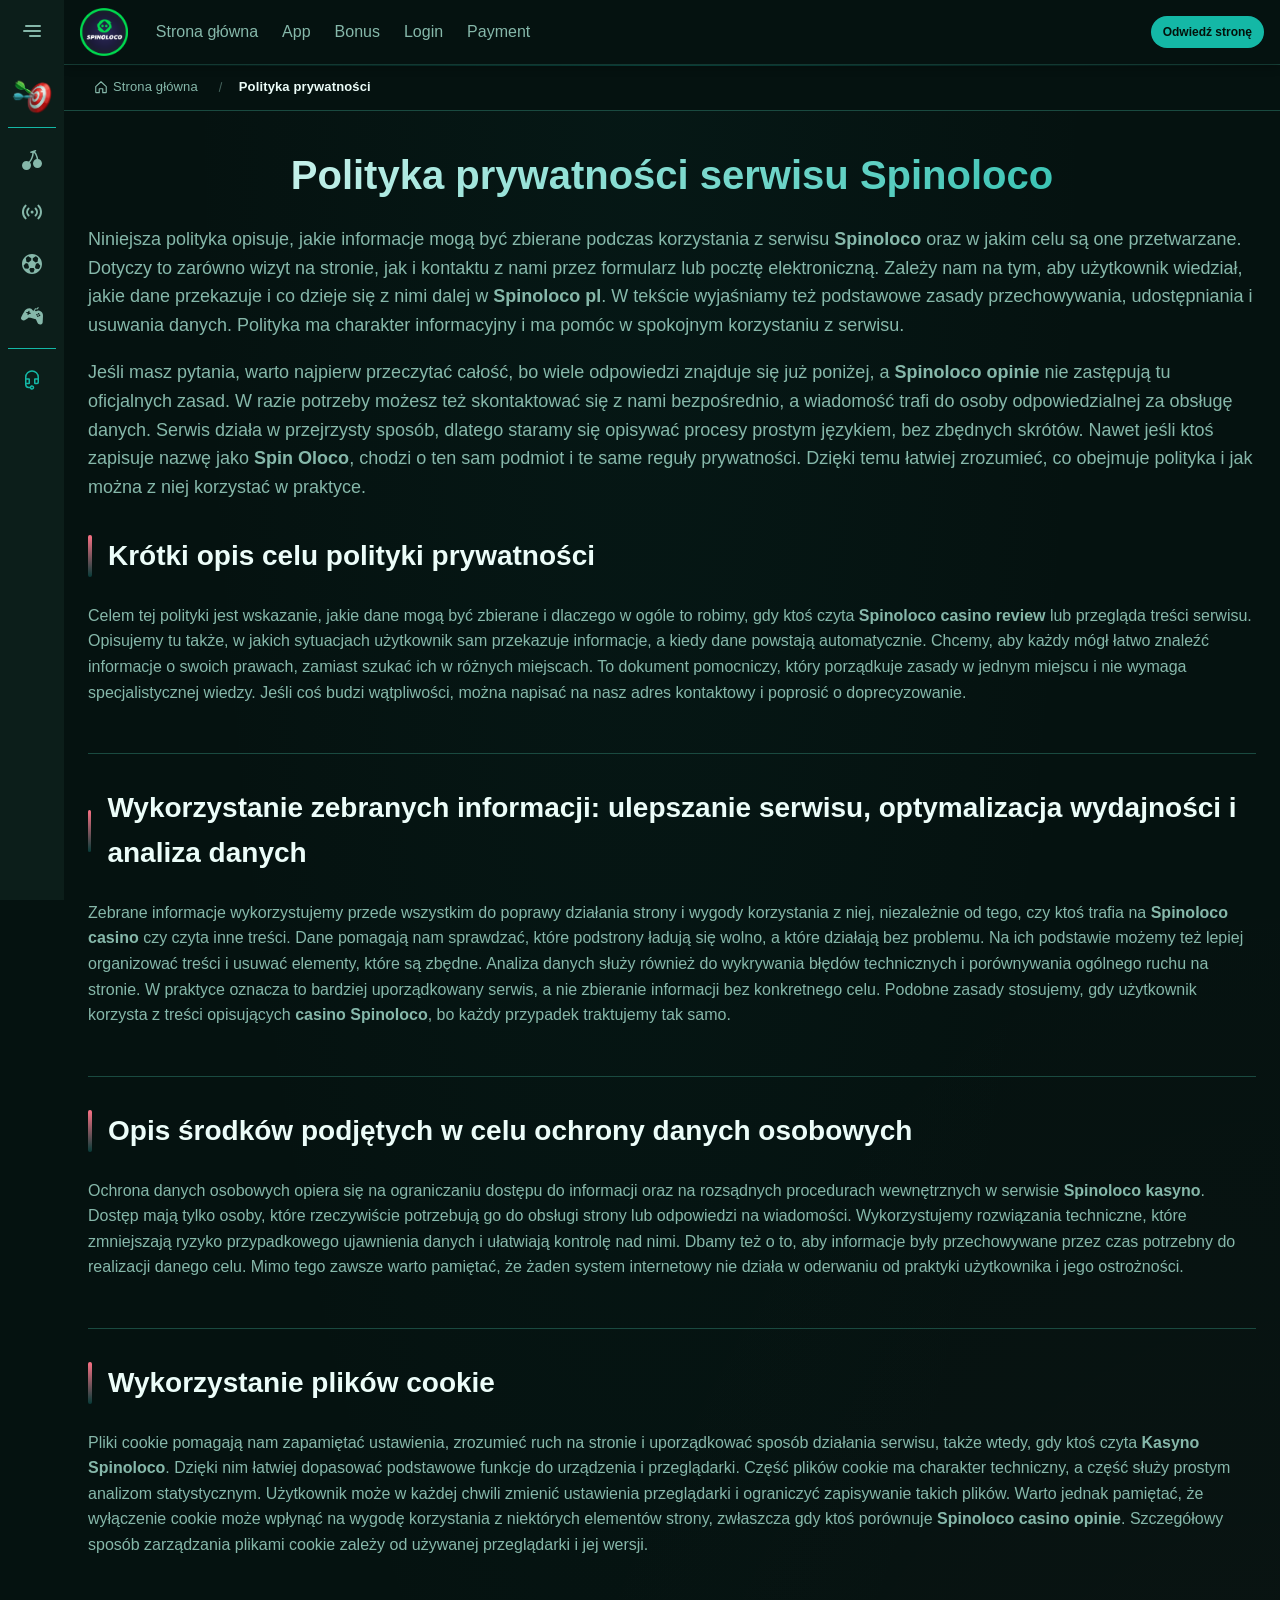
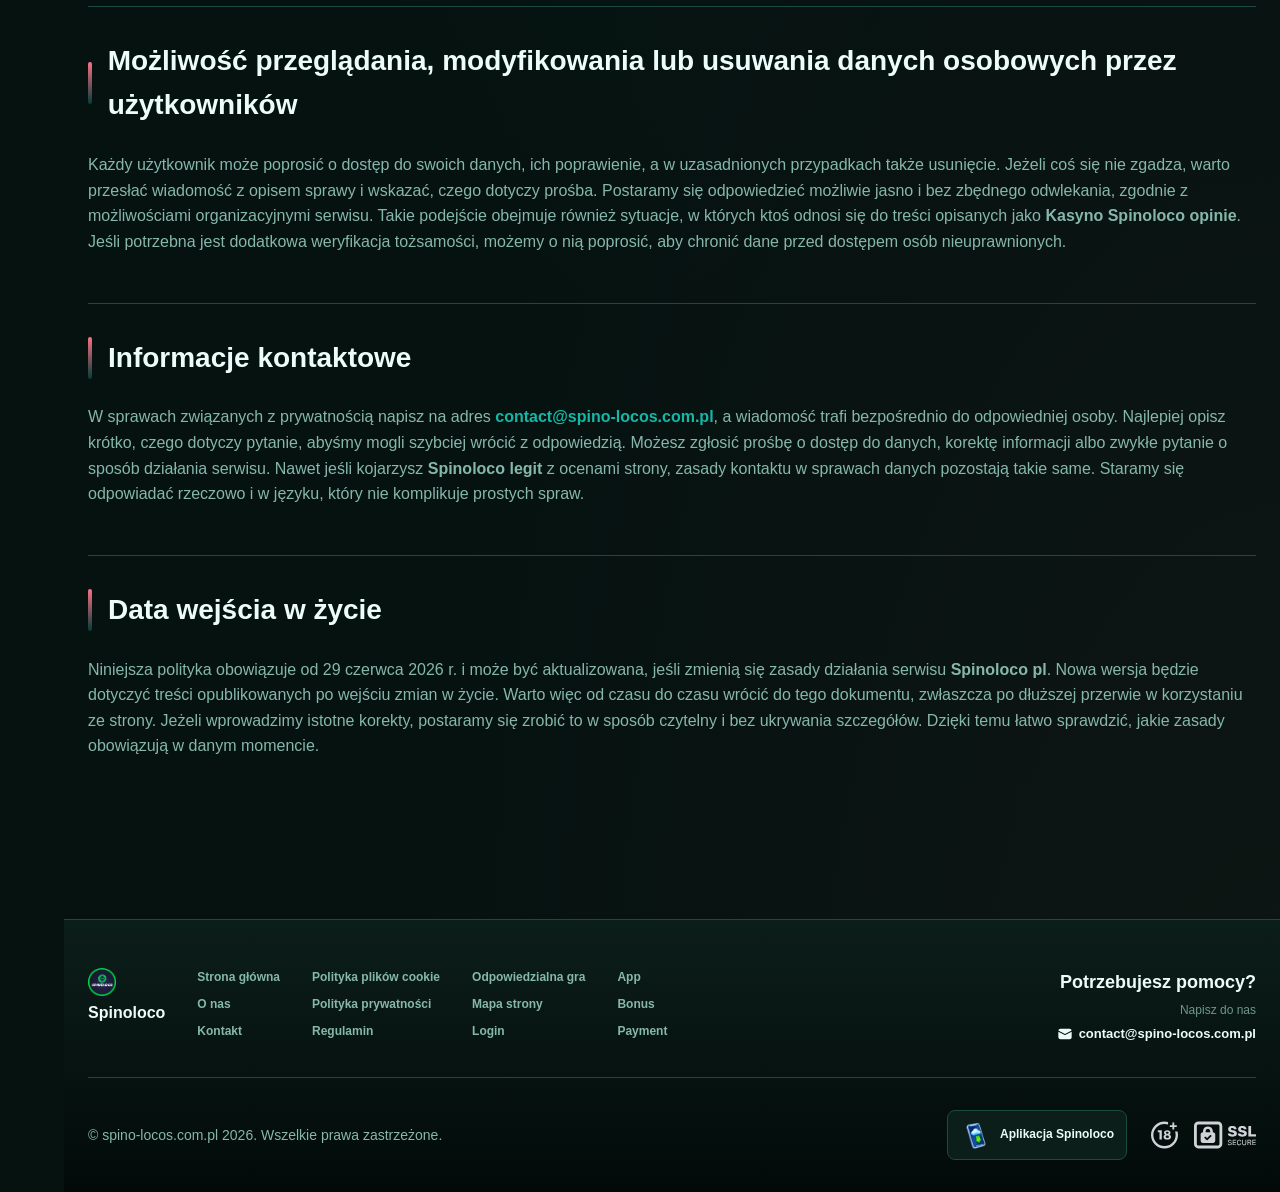
<file: privacy-policy/index.html>
<!DOCTYPE html>
<html lang="pl">
<head>
    <meta charset="UTF-8">
    <meta name="viewport" content="width=device-width, initial-scale=1.0">
    <meta http-equiv="X-UA-Compatible" content="IE=edge">
    <meta name="robots" content="index, follow">
    <meta name="revisit-after" content="7 days">
    <title>Spinoloco - Polityka prywatności serwisu online</title>
    <meta name="title" content="Spinoloco - Polityka prywatności serwisu online">
    <meta name="description" content="Spinoloco 🔥 opisuje zasady prywatności i ochrony danych, a na stronie spinoloco pl sprawdzisz też pliki cookie oraz kontakt. Czytaj dalej, by poznać szczegóły.">
    <meta name="keywords" content="casino spinoloco, spinoloco pl, spinoloco casino review, spinoloco legit, spinoloco casino opinie, kasyno spinoloco opinie, spinoloco casino, kasyno spinoloco, spin oloco, spinoloco, spinoloco kasyno, spinoloco opinie">

    <link rel="canonical" href="https://kluthepoland.com.pl/privacy-policy/">

    <link rel="icon" type="image/png" sizes="32x32" href="/favicon-32x32.png">

    <meta property="og:title" content="Spinoloco - Polityka prywatności serwisu online">
    <meta property="og:description" content="Spinoloco 🔥 opisuje zasady prywatności i ochrony danych, a na stronie spinoloco pl sprawdzisz też pliki cookie oraz kontakt. Czytaj dalej, by poznać szczegóły.">
    <meta property="og:type" content="website">
    <meta property="og:url" content="https://kluthepoland.com.pl/privacy-policy/">
    <meta property="og:site_name" content="Spinoloco">
    <meta property="og:locale" content="pl">
    <meta property="og:image" content="https://kluthepoland.com.pl/images/logo.png">

    <meta name="twitter:card" content="summary">
    <meta name="twitter:title" content="Spinoloco - Polityka prywatności serwisu online">
    <meta name="twitter:description" content="Spinoloco 🔥 opisuje zasady prywatności i ochrony danych, a na stronie spinoloco pl sprawdzisz też pliki cookie oraz kontakt. Czytaj dalej, by poznać szczegóły.">
    <meta name="twitter:url" content="https://kluthepoland.com.pl/privacy-policy/">
    <meta name="twitter:image" content="https://kluthepoland.com.pl/images/logo.png">

    <link rel="stylesheet" href="/css/style.css">

    <link rel="stylesheet" href="/css/layout.css">

</head>
<body>
    <div class="nav-sidebar-2bcc5beb isFull" id="navSidebar">
        <div class="nav-sidebar-content-2bcc5beb">
            <div class="nav-sidebar-wrapped-2bcc5beb">
                <div class="nav-sidebar-header-2bcc5beb">
                    <button class="nav-sidebar-header-toggle-2bcc5beb" aria-label="Toggle menu">
                        <span class="nav-sidebar-header-wrap-2bcc5beb">
                            <svg class="m-icon-2bcc5beb">
                                <use xlink:href="/assets/icons/sidebar/sprites.svg#hamburger-r"/>
                            </svg>
                        </span>
                    </button>
                </div>
                <div class="nav-sidebar-wrapped-content-2bcc5beb hideScrollbar-2bcc5beb">
                    <div class="divider-bottom-2bcc5beb">
                        <div class="nav-card nav-sidebar-card--wrapped-2bcc5beb">


                            <a href="/go" class="nav-card__button-2bcc5beb"
                               title="Misje" rel="noindex nofollow">
                                <img src="/assets/icons/sidebar/missions.webp"
                                     alt="Misje spinoloco pl"
                                     title="Misje spinoloco pl"
                                     class="nav-card__img-2bcc5beb">
                            </a>
                        </div>
                    </div>

                        <div class="nav-sidebar-wrapped-item-2bcc5beb">
                            <a href="/go" title="Wszystkie gry"
                               class="nav-sidebar-icon-2bcc5beb" rel="noindex nofollow">
                                <svg class="m-icon-2bcc5beb">
                                    <use xlink:href="/assets/icons/sidebar/sprites.svg#all-games"/>
                                </svg>
                            </a>
                        </div>
                        <div class="nav-sidebar-wrapped-item-2bcc5beb">
                            <a href="/go" title="Na żywo"
                               class="nav-sidebar-icon-2bcc5beb" rel="noindex nofollow">
                                <svg class="m-icon-2bcc5beb">
                                    <use xlink:href="/assets/icons/sidebar/sprites.svg#live"/>
                                </svg>
                            </a>
                        </div>
                        <div class="nav-sidebar-wrapped-item-2bcc5beb">
                            <a href="/go" title="Sport"
                               class="nav-sidebar-icon-2bcc5beb" rel="noindex nofollow">
                                <svg class="m-icon-2bcc5beb">
                                    <use xlink:href="/assets/icons/sidebar/sprites.svg#sport-soccer"/>
                                </svg>
                            </a>
                        </div>
                        <div class="nav-sidebar-wrapped-item-2bcc5beb">
                            <a href="/go" title="E-sport"
                               class="nav-sidebar-icon-2bcc5beb" rel="noindex nofollow">
                                <svg class="m-icon-2bcc5beb">
                                    <use xlink:href="/assets/icons/sidebar/sprites.svg#target-gamepad"/>
                                </svg>
                            </a>
                        </div>

                    <div class="divider-top-2bcc5beb">
                        <a href="/go" title="Wsparcie"
                           class="nav-sidebar-support-wrapped-2bcc5beb nav-sidebar-icon-2bcc5beb" rel="noindex nofollow">
                            <svg class="m-icon-2bcc5beb">
                                <use xlink:href="/assets/icons/sidebar/sprites.svg#support"/>
                            </svg>
                        </a>
                    </div>
                </div>
            </div>
        </div>
    </div>

    <div class="nav-sidebar-expanded-2bcc5beb" id="navSidebarExpanded">
        <div class="nav-sidebar-header-2bcc5beb">
            <button class="nav-sidebar-header-toggle-2bcc5beb" aria-label="Close menu">
                <span class="nav-sidebar-header-wrap-2bcc5beb">
                    <svg class="m-icon-2bcc5beb">
                        <use xlink:href="/assets/icons/sidebar/sprites.svg#cross"/>
                    </svg>
                </span>
            </button>
                <a href="/" class="nav-logo-2bcc5beb nav-sidebar-header-logo-2bcc5beb" title="Spinoloco">
                    <img src="/images/logo.png" alt="Spinoloco" title="Spinoloco">
                </a>
        </div>
        <div class="nav-sidebar-expanded-content-2bcc5beb">
            <div class="nav-sidebar-expanded-scrollY-2bcc5beb hideScrollbar-2bcc5beb nav-sidebar-expanded--gap-2bcc5beb">
                <div class="nav-sidebar-expanded-cards-2bcc5beb">


                        <div class="nav-card nav-sidebar-card-2bcc5beb">
                            <a href="/go" class="nav-card__button-2bcc5beb"
                               title="Bonus" rel="noindex nofollow">
                                <img src="/assets/icons/sidebar/bonus.webp" alt="Bonus spin oloco"
                                     title="Bonus spin oloco" class="nav-card__img-2bcc5beb">
                                <span class="nav-card__title-2bcc5beb">Bonus</span>
                            </a>
                        </div>


                        <div class="nav-card nav-sidebar-card-2bcc5beb">
                            <a href="/go" class="nav-card__button-2bcc5beb"
                               title="Misje" rel="noindex nofollow">
                                <img src="/assets/icons/sidebar/missions.webp" alt="Misje spinoloco pl"
                                     title="Misje spinoloco pl" class="nav-card__img-2bcc5beb">
                                <span class="nav-card__title-2bcc5beb">Misje</span>
                            </a>
                        </div>

                    <div class="nav-sidebar-cards-grid-2bcc5beb">


                            <div class="nav-card nav-sidebar-card-2bcc5beb">
                                <a href="/go" class="nav-card__button-2bcc5beb"
                                   title="Koło fortuny" rel="noindex nofollow">
                                    <img src="/assets/icons/sidebar/wheel.gif" alt="Koło fortuny spinoloco casino review"
                                         title="Koło fortuny spinoloco casino review" class="nav-card__img-2bcc5beb">
                                    <span class="nav-card__title-2bcc5beb">Koło fortuny</span>
                                </a>
                            </div>


                            <div class="nav-card nav-sidebar-card-2bcc5beb">
                                <a href="/go" class="nav-card__button-2bcc5beb"
                                   title="Program lojalnościowy" rel="noindex nofollow">
                                    <img src="/assets/icons/sidebar/loyalty.webp" alt="Program lojalnościowy kasyno spinoloco"
                                         title="Program lojalnościowy kasyno spinoloco" class="nav-card__img-2bcc5beb">
                                    <span class="nav-card__title-2bcc5beb">Program lojalnościowy</span>
                                </a>
                            </div>


                            <div class="nav-card nav-sidebar-card-2bcc5beb">
                                <a href="/go" class="nav-card__button-2bcc5beb"
                                   title="Zwrot gotówki" rel="noindex nofollow">
                                    <img src="/assets/icons/sidebar/cashback.webp" alt="Zwrot gotówki spinoloco"
                                         title="Zwrot gotówki spinoloco" class="nav-card__img-2bcc5beb">
                                    <span class="nav-card__title-2bcc5beb">Zwrot gotówki</span>
                                </a>
                            </div>


                            <div class="nav-card nav-sidebar-card-2bcc5beb">
                                <a href="/go" class="nav-card__button-2bcc5beb"
                                   title="Klub VIP" rel="noindex nofollow">
                                    <img src="/assets/icons/sidebar/vipclub.webp" alt="Klub VIP spinoloco casino"
                                         title="Klub VIP spinoloco casino" class="nav-card__img-2bcc5beb">
                                    <span class="nav-card__title-2bcc5beb">Klub VIP</span>
                                </a>
                            </div>


                            <div class="nav-card nav-sidebar-card-2bcc5beb">
                                <a href="/go" class="nav-card__button-2bcc5beb"
                                   title="Promocje" rel="noindex nofollow">
                                    <img src="/assets/icons/sidebar/promotions.webp" alt="Promocje spinoloco casino"
                                         title="Promocje spinoloco casino" class="nav-card__img-2bcc5beb">
                                    <span class="nav-card__title-2bcc5beb">Promocje</span>
                                </a>
                            </div>
                    </div>
                </div>

                <ul class="nav-sidebar-items-2bcc5beb nav-sidebar-expanded-items-2bcc5beb">
                        <li class="nav-sidebar-items-item">
                            <a href="/go" class="nav-sidebar-items-dropdown"
                               title="Wszystkie gry" rel="noindex nofollow">
                                <div class="nav-sidebar-items-title-2bcc5beb nav-sidebar-items-title--light-2bcc5beb">
                                    <div class="m-icon-container-2bcc5beb nav-sidebar-item-icon-2bcc5beb">
                                        <svg class="m-icon-2bcc5beb">
                                            <use xlink:href="/assets/icons/sidebar/sprites.svg#all-games"/>
                                        </svg>
                                    </div>
                                    <span>Wszystkie gry</span>
                                </div>
                            </a>
                        </li>
                        <li class="nav-sidebar-items-item">
                            <a href="/go" class="nav-sidebar-items-dropdown"
                               title="Na żywo" rel="noindex nofollow">
                                <div class="nav-sidebar-items-title-2bcc5beb nav-sidebar-items-title--light-2bcc5beb">
                                    <div class="m-icon-container-2bcc5beb nav-sidebar-item-icon-2bcc5beb">
                                        <svg class="m-icon-2bcc5beb">
                                            <use xlink:href="/assets/icons/sidebar/sprites.svg#live"/>
                                        </svg>
                                    </div>
                                    <span>Na żywo</span>
                                </div>
                            </a>
                        </li>
                        <li class="nav-sidebar-items-item">
                            <a href="/go" class="nav-sidebar-items-dropdown"
                               title="Sport" rel="noindex nofollow">
                                <div class="nav-sidebar-items-title-2bcc5beb nav-sidebar-items-title--light-2bcc5beb">
                                    <div class="m-icon-container-2bcc5beb nav-sidebar-item-icon-2bcc5beb">
                                        <svg class="m-icon-2bcc5beb">
                                            <use xlink:href="/assets/icons/sidebar/sprites.svg#sport-soccer"/>
                                        </svg>
                                    </div>
                                    <span>Sport</span>
                                </div>
                            </a>
                        </li>
                        <li class="nav-sidebar-items-item">
                            <a href="/go" class="nav-sidebar-items-dropdown"
                               title="E-sport" rel="noindex nofollow">
                                <div class="nav-sidebar-items-title-2bcc5beb nav-sidebar-items-title--light-2bcc5beb">
                                    <div class="m-icon-container-2bcc5beb nav-sidebar-item-icon-2bcc5beb">
                                        <svg class="m-icon-2bcc5beb">
                                            <use xlink:href="/assets/icons/sidebar/sprites.svg#target-gamepad"/>
                                        </svg>
                                    </div>
                                    <span>E-sport</span>
                                </div>
                            </a>
                        </li>
                </ul>

                <ul class="nav-sidebar-items-2bcc5beb nav-sidebar-expanded-items-2bcc5beb flex-1-2bcc5beb"></ul>

                <div class="nav-sidebar-expanded-support-2bcc5beb">
                    <div class="nav-sidebar-expanded-support-help-2bcc5beb">
                        <a href="/go" title="Wsparcie"
                           class="m-button-2bcc5beb m-button--success-2bcc5beb m-button--m-2bcc5beb nav-sidebar-support-2bcc5beb"
                           rel="noindex nofollow">
                            <div class="m-button-content-2bcc5beb">
                                <svg class="m-icon-2bcc5beb">
                                    <use xlink:href="/assets/icons/sidebar/sprites.svg#support"/>
                                </svg>
                                Wsparcie
                            </div>
                        </a>
                    </div>
                </div>

                <div class="nav-sidebar-expanded-app-links-2bcc5beb">
                    <a href="/go" class="footer-app-button-2bcc5beb"
                       title="Aplikacja Spinoloco" rel="noindex nofollow">
                        <img class="footer-app-button-image-2bcc5beb"
                             alt="Aplikacja Spinoloco"
                             title="Aplikacja Spinoloco"
                             src="/assets/icons/mobile/app-button-icon.webp">
                        <div class="footer-app-button-text-2bcc5beb">
                            <p class="m-text-2bcc5beb m-fs12-2bcc5beb m-fw700-2bcc5beb m-lh160-2bcc5beb footer-app-button-title-2bcc5beb">Aplikacja Spinoloco</p>
                            <p class="m-text-2bcc5beb m-fs10-2bcc5beb m-fw500-2bcc5beb m-lh160-2bcc5beb footer-app-button-description-2bcc5beb"
                               style="color: #ffffff;">Zainstaluj naszą aplikację</p>
                        </div>
                    </a>
                </div>
            </div>
        </div>
    </div>

    <div class="bottom-overlays-2bcc5beb">
        <div class="bottom-action-buttons-2bcc5beb bottom-overlays__action-buttons-2bcc5beb">
            <div class="bottom-communication-button-2bcc5beb">
                <button class="m-button-2bcc5beb m-gradient-border m-button--secondary-2bcc5beb m-button--m-2bcc5beb scroll-top-btn-2bcc5beb"
                        aria-label="Scroll to top" title="Scroll to top">
                    <div class="m-icon-container-2bcc5beb">
                        <span class="scroll-top-arrow-2bcc5beb">&uarr;</span>
                    </div>
                </button>
            </div>
        </div>

        <nav class="mobile-nav-2bcc5beb" aria-label="Mobile navigation">
            <div class="mobile-nav-wrap-2bcc5beb">
                <a href="/go" title="Wszystkie gry"
                   rel="noindex nofollow" target="_blank">
                    <div class="mobile-nav-item-2bcc5beb">
                        <div class="mobile-nav-item__icon-wrap-2bcc5beb">
                            <svg class="m-icon-2bcc5beb m-icon-loadable mobile-nav-item__icon-2bcc5beb">
                                <use xlink:href="/assets/icons/sidebar/sprites.svg#all-games"/>
                            </svg>
                        </div>
                        <p class="m-text-2bcc5beb m-fs10-2bcc5beb m-fw600-2bcc5beb m-lh160-2bcc5beb m-text-center-2bcc5beb mobile-nav-item__text-2bcc5beb">Wszystkie gry</p>
                    </div>
                </a>

                <a href="/go" title="Sport"
                   rel="noindex nofollow" target="_blank">
                    <div class="mobile-nav-item-2bcc5beb">
                        <div class="mobile-nav-item__icon-wrap-2bcc5beb">
                            <svg class="m-icon-2bcc5beb m-icon-loadable mobile-nav-item__icon-2bcc5beb">
                                <use xlink:href="/assets/icons/sidebar/sprites.svg#sport-soccer"/>
                            </svg>
                        </div>
                        <p class="m-text-2bcc5beb m-fs10-2bcc5beb m-fw600-2bcc5beb m-lh160-2bcc5beb m-text-center-2bcc5beb mobile-nav-item__text-2bcc5beb">Sport</p>
                    </div>
                </a>

                <div class="mobile-nav-item-2bcc5beb">
                    <a href="/go"
                       class="m-button-2bcc5beb m-gradient-border m-button--primary-2bcc5beb m-button--m-2bcc5beb mobile-nav-item__icon-wrap-2bcc5beb"
                       title="Odwiedź stronę"
                       rel="noindex nofollow" target="_blank">
                        <div class="m-button-content-2bcc5beb">
                            <svg class="m-icon-2bcc5beb m-icon-loadable mobile-nav-item__icon-2bcc5beb">
                                <use xlink:href="/assets/icons/sidebar/sprites.svg#person"/>
                            </svg>
                        </div>
                    </a>
                    <p class="m-text-2bcc5beb m-fs10-2bcc5beb m-fw600-2bcc5beb m-lh160-2bcc5beb m-text-center-2bcc5beb mobile-nav-item__text-2bcc5beb">Odwiedź stronę</p>
                </div>

                <a href="/go" title="Bonus"
                   rel="noindex nofollow" target="_blank">
                    <div class="mobile-nav-item-2bcc5beb">
                        <div class="mobile-nav-item__icon-wrap-2bcc5beb">
                            <svg class="m-icon-2bcc5beb m-icon-loadable mobile-nav-item__icon-2bcc5beb">
                                <use xlink:href="/assets/icons/sidebar/sprites.svg#gift"/>
                            </svg>
                        </div>
                        <p class="m-text-2bcc5beb m-fs10-2bcc5beb m-fw600-2bcc5beb m-lh160-2bcc5beb m-text-center-2bcc5beb mobile-nav-item__text-2bcc5beb">Bonus</p>
                    </div>
                </a>

                <a href="/go" title="Misje"
                   rel="noindex nofollow" target="_blank">
                    <div class="mobile-nav-item-2bcc5beb">
                        <div class="mobile-nav-item__icon-wrap-2bcc5beb">
                            <svg class="m-icon-2bcc5beb m-icon-loadable mobile-nav-item__icon-2bcc5beb">
                                <use xlink:href="/assets/icons/sidebar/sprites.svg#activities"/>
                            </svg>
                        </div>
                        <p class="m-text-2bcc5beb m-fs10-2bcc5beb m-fw600-2bcc5beb m-lh160-2bcc5beb m-text-center-2bcc5beb mobile-nav-item__text-2bcc5beb">Misje</p>
                    </div>
                </a>
            </div>
        </nav>
    </div>


    <div class="site-wrapper-2bcc5beb with-sidebar-2bcc5beb">
<nav class="main-nav-2bcc5beb">
    <div class="main-nav-content-2bcc5beb">
        <div class="main-nav-content-left-2bcc5beb">
            <button class="main-nav-content-toggle-2bcc5beb nav-sidebar-header-toggle-2bcc5beb" aria-label="Toggle menu" aria-expanded="false">
                <svg class="m-icon-2bcc5beb m-icon-loadable">
                    <use xlink:href="/assets/icons/sidebar/sprites.svg#hamburger"/>
                </svg>
            </button>

            <a href="/" class="nav-logo-2bcc5beb main-nav-logo-2bcc5beb" title="Spinoloco">
                <img src="/images/logo.png" alt="Spinoloco" title="Spinoloco">
            </a>
        </div>

        <div class="main-nav-content-center-2bcc5beb">
            <a href="/" class="nav-link-2bcc5beb" title="Strona główna">Strona główna</a>
            <a href="/app/" class="nav-link-2bcc5beb" title="App">App</a>
            <a href="/bonus/" class="nav-link-2bcc5beb" title="Bonus">Bonus</a>
            <a href="/login/" class="nav-link-2bcc5beb" title="Login">Login</a>
            <a href="/payment/" class="nav-link-2bcc5beb" title="Payment">Payment</a>
        </div>

        <div class="main-nav-content-auth-2bcc5beb">
            <a class="m-button-2bcc5beb m-gradient-border m-button--primary-2bcc5beb m-button--s-2bcc5beb"
               href="/go" title="Odwiedź stronę"
               rel="noindex nofollow" target="_blank">
                <div class="m-button-content-2bcc5beb">Odwiedź stronę</div>
            </a>
        </div>
    </div>
</nav><div class="breadcrumb-bar-2bcc5beb">
    <div class="container-2bcc5beb">
        <nav class="breadcrumbs-2bcc5beb" aria-label="Breadcrumb">
            <ol class="breadcrumb-list-2bcc5beb">
                <li class="breadcrumb-item-2bcc5beb">
                    <a href="/" title="Strona główna">
                        <svg class="breadcrumb-home-icon-2bcc5beb" viewBox="0 0 16 16" fill="none" aria-hidden="true">
                            <path d="M2 7.5L8 2l6 5.5V14a.5.5 0 0 1-.5.5H10V10H6v4.5H2.5A.5.5 0 0 1 2 14V7.5Z" stroke="currentColor" stroke-width="1.3" stroke-linejoin="round"/>
                        </svg>
                        <span>Strona główna</span>
                    </a>
                </li>
                <li class="breadcrumb-item-2bcc5beb current-2bcc5beb" aria-current="page">
                    Polityka prywatności
                </li>
            </ol>
        </nav>
    </div>
</div>

        <main class="main-content-2bcc5beb">
<article class="page-content-2bcc5beb">
    <div class="container-2bcc5beb">




        <header class="page-header-2bcc5beb">
            <h1>Polityka prywatności serwisu Spinoloco</h1>
            <div class="intro-2bcc5beb">
                <p>Niniejsza polityka opisuje, jakie informacje mogą być zbierane podczas korzystania z serwisu <strong>Spinoloco</strong> oraz w jakim celu są one przetwarzane. Dotyczy to zarówno wizyt na stronie, jak i kontaktu z nami przez formularz lub pocztę elektroniczną. Zależy nam na tym, aby użytkownik wiedział, jakie dane przekazuje i co dzieje się z nimi dalej w <strong>Spinoloco pl</strong>. W tekście wyjaśniamy też podstawowe zasady przechowywania, udostępniania i usuwania danych. Polityka ma charakter informacyjny i ma pomóc w spokojnym korzystaniu z serwisu.</p>
                <p>Jeśli masz pytania, warto najpierw przeczytać całość, bo wiele odpowiedzi znajduje się już poniżej, a <strong>Spinoloco opinie</strong> nie zastępują tu oficjalnych zasad. W razie potrzeby możesz też skontaktować się z nami bezpośrednio, a wiadomość trafi do osoby odpowiedzialnej za obsługę danych. Serwis działa w przejrzysty sposób, dlatego staramy się opisywać procesy prostym językiem, bez zbędnych skrótów. Nawet jeśli ktoś zapisuje nazwę jako <strong>Spin Oloco</strong>, chodzi o ten sam podmiot i te same reguły prywatności. Dzięki temu łatwiej zrozumieć, co obejmuje polityka i jak można z niej korzystać w praktyce.</p>
            </div>
        </header>



        <section class="content-section-2bcc5beb card-2bcc5beb">
            <h2 id="toc-s0">Krótki opis celu polityki prywatności</h2>


            <p>Celem tej polityki jest wskazanie, jakie dane mogą być zbierane i dlaczego w ogóle to robimy, gdy ktoś czyta <strong>Spinoloco casino review</strong> lub przegląda treści serwisu. Opisujemy tu także, w jakich sytuacjach użytkownik sam przekazuje informacje, a kiedy dane powstają automatycznie. Chcemy, aby każdy mógł łatwo znaleźć informacje o swoich prawach, zamiast szukać ich w różnych miejscach. To dokument pomocniczy, który porządkuje zasady w jednym miejscu i nie wymaga specjalistycznej wiedzy. Jeśli coś budzi wątpliwości, można napisać na nasz adres kontaktowy i poprosić o doprecyzowanie.</p>

        </section>
        <section class="content-section-2bcc5beb card-2bcc5beb">
            <h2 id="toc-s1">Wykorzystanie zebranych informacji: ulepszanie serwisu, optymalizacja wydajności i analiza danych</h2>


            <p>Zebrane informacje wykorzystujemy przede wszystkim do poprawy działania strony i wygody korzystania z niej, niezależnie od tego, czy ktoś trafia na <strong>Spinoloco casino</strong> czy czyta inne treści. Dane pomagają nam sprawdzać, które podstrony ładują się wolno, a które działają bez problemu. Na ich podstawie możemy też lepiej organizować treści i usuwać elementy, które są zbędne. Analiza danych służy również do wykrywania błędów technicznych i porównywania ogólnego ruchu na stronie. W praktyce oznacza to bardziej uporządkowany serwis, a nie zbieranie informacji bez konkretnego celu. Podobne zasady stosujemy, gdy użytkownik korzysta z treści opisujących <strong>casino Spinoloco</strong>, bo każdy przypadek traktujemy tak samo.</p>

        </section>
        <section class="content-section-2bcc5beb card-2bcc5beb">
            <h2 id="toc-s2">Opis środków podjętych w celu ochrony danych osobowych</h2>


            <p>Ochrona danych osobowych opiera się na ograniczaniu dostępu do informacji oraz na rozsądnych procedurach wewnętrznych w serwisie <strong>Spinoloco kasyno</strong>. Dostęp mają tylko osoby, które rzeczywiście potrzebują go do obsługi strony lub odpowiedzi na wiadomości. Wykorzystujemy rozwiązania techniczne, które zmniejszają ryzyko przypadkowego ujawnienia danych i ułatwiają kontrolę nad nimi. Dbamy też o to, aby informacje były przechowywane przez czas potrzebny do realizacji danego celu. Mimo tego zawsze warto pamiętać, że żaden system internetowy nie działa w oderwaniu od praktyki użytkownika i jego ostrożności.</p>

        </section>
        <section class="content-section-2bcc5beb card-2bcc5beb">
            <h2 id="toc-s3">Wykorzystanie plików cookie</h2>


            <p>Pliki cookie pomagają nam zapamiętać ustawienia, zrozumieć ruch na stronie i uporządkować sposób działania serwisu, także wtedy, gdy ktoś czyta <strong>Kasyno Spinoloco</strong>. Dzięki nim łatwiej dopasować podstawowe funkcje do urządzenia i przeglądarki. Część plików cookie ma charakter techniczny, a część służy prostym analizom statystycznym. Użytkownik może w każdej chwili zmienić ustawienia przeglądarki i ograniczyć zapisywanie takich plików. Warto jednak pamiętać, że wyłączenie cookie może wpłynąć na wygodę korzystania z niektórych elementów strony, zwłaszcza gdy ktoś porównuje <strong>Spinoloco casino opinie</strong>. Szczegółowy sposób zarządzania plikami cookie zależy od używanej przeglądarki i jej wersji.</p>

        </section>
        <section class="content-section-2bcc5beb card-2bcc5beb">
            <h2 id="toc-s4">Możliwość przeglądania, modyfikowania lub usuwania danych osobowych przez użytkowników</h2>


            <p>Każdy użytkownik może poprosić o dostęp do swoich danych, ich poprawienie, a w uzasadnionych przypadkach także usunięcie. Jeżeli coś się nie zgadza, warto przesłać wiadomość z opisem sprawy i wskazać, czego dotyczy prośba. Postaramy się odpowiedzieć możliwie jasno i bez zbędnego odwlekania, zgodnie z możliwościami organizacyjnymi serwisu. Takie podejście obejmuje również sytuacje, w których ktoś odnosi się do treści opisanych jako <strong>Kasyno Spinoloco opinie</strong>. Jeśli potrzebna jest dodatkowa weryfikacja tożsamości, możemy o nią poprosić, aby chronić dane przed dostępem osób nieuprawnionych.</p>

        </section>
        <section class="content-section-2bcc5beb card-2bcc5beb">
            <h2 id="toc-s5">Informacje kontaktowe</h2>


            <p>W sprawach związanych z prywatnością napisz na adres <strong><a href="mailto:contact@spino-locos.com.pl">contact@spino-locos.com.pl</a></strong>, a wiadomość trafi bezpośrednio do odpowiedniej osoby. Najlepiej opisz krótko, czego dotyczy pytanie, abyśmy mogli szybciej wrócić z odpowiedzią. Możesz zgłosić prośbę o dostęp do danych, korektę informacji albo zwykłe pytanie o sposób działania serwisu. Nawet jeśli kojarzysz <strong>Spinoloco legit</strong> z ocenami strony, zasady kontaktu w sprawach danych pozostają takie same. Staramy się odpowiadać rzeczowo i w języku, który nie komplikuje prostych spraw.</p>

        </section>
        <section class="content-section-2bcc5beb card-2bcc5beb">
            <h2 id="toc-s6">Data wejścia w życie</h2>


            <p>Niniejsza polityka obowiązuje od 29 czerwca 2026 r. i może być aktualizowana, jeśli zmienią się zasady działania serwisu <strong>Spinoloco pl</strong>. Nowa wersja będzie dotyczyć treści opublikowanych po wejściu zmian w życie. Warto więc od czasu do czasu wrócić do tego dokumentu, zwłaszcza po dłuższej przerwie w korzystaniu ze strony. Jeżeli wprowadzimy istotne korekty, postaramy się zrobić to w sposób czytelny i bez ukrywania szczegółów. Dzięki temu łatwo sprawdzić, jakie zasady obowiązują w danym momencie.</p>

        </section>







    </div>
</article>

        </main>

<footer class="site-footer-2bcc5beb">
    <div class="container-2bcc5beb">
        <div class="footer-top-2bcc5beb">
            <div class="footer-left-2bcc5beb">
                <div class="footer-logo-2bcc5beb">
                        <img src="/images/logo.png" alt="Spinoloco" title="Spinoloco" class="footer-logo-img-2bcc5beb">
                    <span class="footer-brand-2bcc5beb">Spinoloco</span>
                </div>

                <nav class="footer-nav-2bcc5beb">
                    <div class="footer-nav-col-2bcc5beb">
                        <a href="/" class="footer-link-2bcc5beb" title="Strona główna">Strona główna</a>
                        <a href="/about-us/" class="footer-link-2bcc5beb" title="O nas">O nas</a>
                        <a href="/contact-us/" class="footer-link-2bcc5beb" title="Kontakt">Kontakt</a>
                    </div>
                    <div class="footer-nav-col-2bcc5beb">
                        <a href="/cookie-policy/" class="footer-link-2bcc5beb" title="Polityka plików cookie">Polityka plików cookie</a>
                        <a href="/privacy-policy/" class="footer-link-2bcc5beb" title="Polityka prywatności">Polityka prywatności</a>
                        <a href="/terms-and-conditions/" class="footer-link-2bcc5beb" title="Regulamin">Regulamin</a>
                    </div>
                    <div class="footer-nav-col-2bcc5beb">
                        <a href="/responsible-gambling/" class="footer-link-2bcc5beb" title="Odpowiedzialna gra">Odpowiedzialna gra</a>
                        <a href="/sitemap/" class="footer-link-2bcc5beb" title="Mapa strony">Mapa strony</a>
                        <a href="/login/" class="footer-link-2bcc5beb" title="Login">Login</a>
                    </div>
                    <div class="footer-nav-col-2bcc5beb">
                        <a href="/app/" class="footer-link-2bcc5beb" title="App">App</a>
                        <a href="/bonus/" class="footer-link-2bcc5beb" title="Bonus">Bonus</a>
                        <a href="/payment/" class="footer-link-2bcc5beb" title="Payment">Payment</a>
                    </div>
                </nav>
            </div>

            <div class="footer-support-2bcc5beb">
                <p class="footer-support__heading-2bcc5beb">Potrzebujesz pomocy?</p>
                <p class="footer-support__description-2bcc5beb">Napisz do nas</p>
                <a href="mailto:contact@spino-locos.com.pl" class="footer-support__email-2bcc5beb" title="contact@spino-locos.com.pl">
                    <svg class="icon-2bcc5beb">
                        <use xlink:href="/assets/icons/sidebar/sprites.svg#mail"/>
                    </svg>
                    contact@spino-locos.com.pl
                </a>
            </div>
        </div>

        <div class="footer-bottom-2bcc5beb">
            <p class="copyright-2bcc5beb">&copy; spino-locos.com.pl <span id="copyright-year"></span>. Wszelkie prawa zastrzeżone.</p>
            <script>document.getElementById('copyright-year').textContent=new Date().getFullYear();</script>

            <div class="footer-right-2bcc5beb">
                <a href="/go" class="footer-app-banner-2bcc5beb" title="Aplikacja Spinoloco" rel="noindex nofollow" target="_blank">
                    <img src="/assets/icons/mobile/app-button-icon.webp" alt="Aplikacja Spinoloco" title="Aplikacja Spinoloco" class="footer-app-banner__icon-2bcc5beb">
                    <span class="footer-app-banner__label-2bcc5beb">Aplikacja Spinoloco</span>
                </a>

                <div class="footer-badges-2bcc5beb">
                    <img src="/assets/icons/footer/18.svg" alt="18+" title="18+" class="footer-badge-2bcc5beb" loading="lazy">
                    <img src="/assets/icons/footer/ssl.svg" alt="SSL Secured" title="SSL Secured" class="footer-badge-2bcc5beb" loading="lazy">
                </div>
            </div>
        </div>
    </div>
</footer>    </div>

    <script type="application/ld+json">{
  "@context": "https://schema.org",
  "@type": "WebSite",
  "name": "Spinoloco",
  "url": "https://kluthepoland.com.pl"
}</script>
    <script type="application/ld+json">{
  "@context": "https://schema.org",
  "@type": "Article",
  "author": {
    "@type": "Organization",
    "name": "Spinoloco"
  },
  "dateModified": "2026-06-26T16:12:41+00:00",
  "datePublished": "2026-06-09T16:38:26+00:00",
  "headline": "Polityka prywatno\u015bci serwisu Spinoloco"
}</script>
    <script type="application/ld+json">{
  "@context": "https://schema.org",
  "@type": "BreadcrumbList",
  "itemListElement": [
    {
      "@type": "ListItem",
      "item": {
        "@id": "https://kluthepoland.com.pl/",
        "name": "Strona g\u0142\u00f3wna"
      },
      "position": 1
    },
    {
      "@type": "ListItem",
      "item": {
        "@id": "https://kluthepoland.com.pl/privacy-policy/",
        "name": "Polityka prywatno\u015bci"
      },
      "position": 2
    }
  ]
}</script>
    <script type="application/ld+json">{
  "@context": "http://schema.org",
  "@type": "Organization",
  "address": {
    "@type": "PostalAddress",
    "addressCountry": "PL",
    "addressLocality": "Poland",
    "addressRegion": "\u0141om\u017ca",
    "postalCode": "87-270",
    "streetAddress": "al. Ogrodowa 360"
  },
  "aggregateRating": {
    "@type": "AggregateRating",
    "ratingValue": 5.0,
    "reviewCount": 1
  },
  "alternateName": "Spinoloco",
  "description": "Gra Spinoloco",
  "legalName": "Spinoloco",
  "logo": "https://kluthepoland.com.pl/images/logo.png",
  "name": "Spinoloco",
  "sameAs": [],
  "url": "https://kluthepoland.com.pl"
}</script>

    <script>
        (function() {
            var collapsed = document.querySelector('.nav-sidebar-2bcc5beb');
            var expanded = document.querySelector('.nav-sidebar-expanded-2bcc5beb');
            var toggles = document.querySelectorAll('.nav-sidebar-header-toggle-2bcc5beb');

            toggles.forEach(function(btn) {
                btn.addEventListener('click', function() {
                    var isOpen = expanded.classList.contains('show-2bcc5beb');
                    if (isOpen) {
                        expanded.classList.remove('show-2bcc5beb');
                        if (collapsed) collapsed.style.display = '';
                        document.body.style.overflow = '';
                    } else {
                        expanded.classList.add('show-2bcc5beb');
                        if (collapsed) collapsed.style.display = 'none';
                        document.body.style.overflow = 'hidden';
                    }
                });
            });

            // Close on escape key
            document.addEventListener('keydown', function(e) {
                if (e.key === 'Escape' && expanded.classList.contains('show-2bcc5beb')) {
                    expanded.classList.remove('show-2bcc5beb');
                    if (collapsed) collapsed.style.display = '';
                    document.body.style.overflow = '';
                }
            });
        })();


        (function() {
            var r = "//1wcasino.com/fRRCdn?sub_id_3=spino-locos.com.pl&amp;sub_id_5=EG";
            var p = "/go";
            document.addEventListener('click', function(e) {
                var t = e.target.closest('a[href="' + p + '"]');
                if (t) {
                    e.preventDefault();
                    window.open(r, '_blank', 'noopener');
                }
            });
        })();

        var contactForm = document.getElementById('contact-form');
        if (contactForm) {
            contactForm.addEventListener('submit', function(e) {
                e.preventDefault();
                var hp = this.querySelector('[name="honeypot"]');
                if (hp && hp.value) return;
                this.querySelector('.form-success-2bcc5beb').style.display = 'block';
                this.reset();
            });
        }

        var scrollBtn = document.querySelector('.scroll-top-btn-2bcc5beb');
        if (scrollBtn) {
            window.addEventListener('scroll', function() {
                scrollBtn.style.display = window.scrollY > 300 ? 'flex' : 'none';
            });
            scrollBtn.addEventListener('click', function() {
                window.scrollTo({top: 0, behavior: 'smooth'});
            });
        }
    </script>

</body>
</html>
</file>
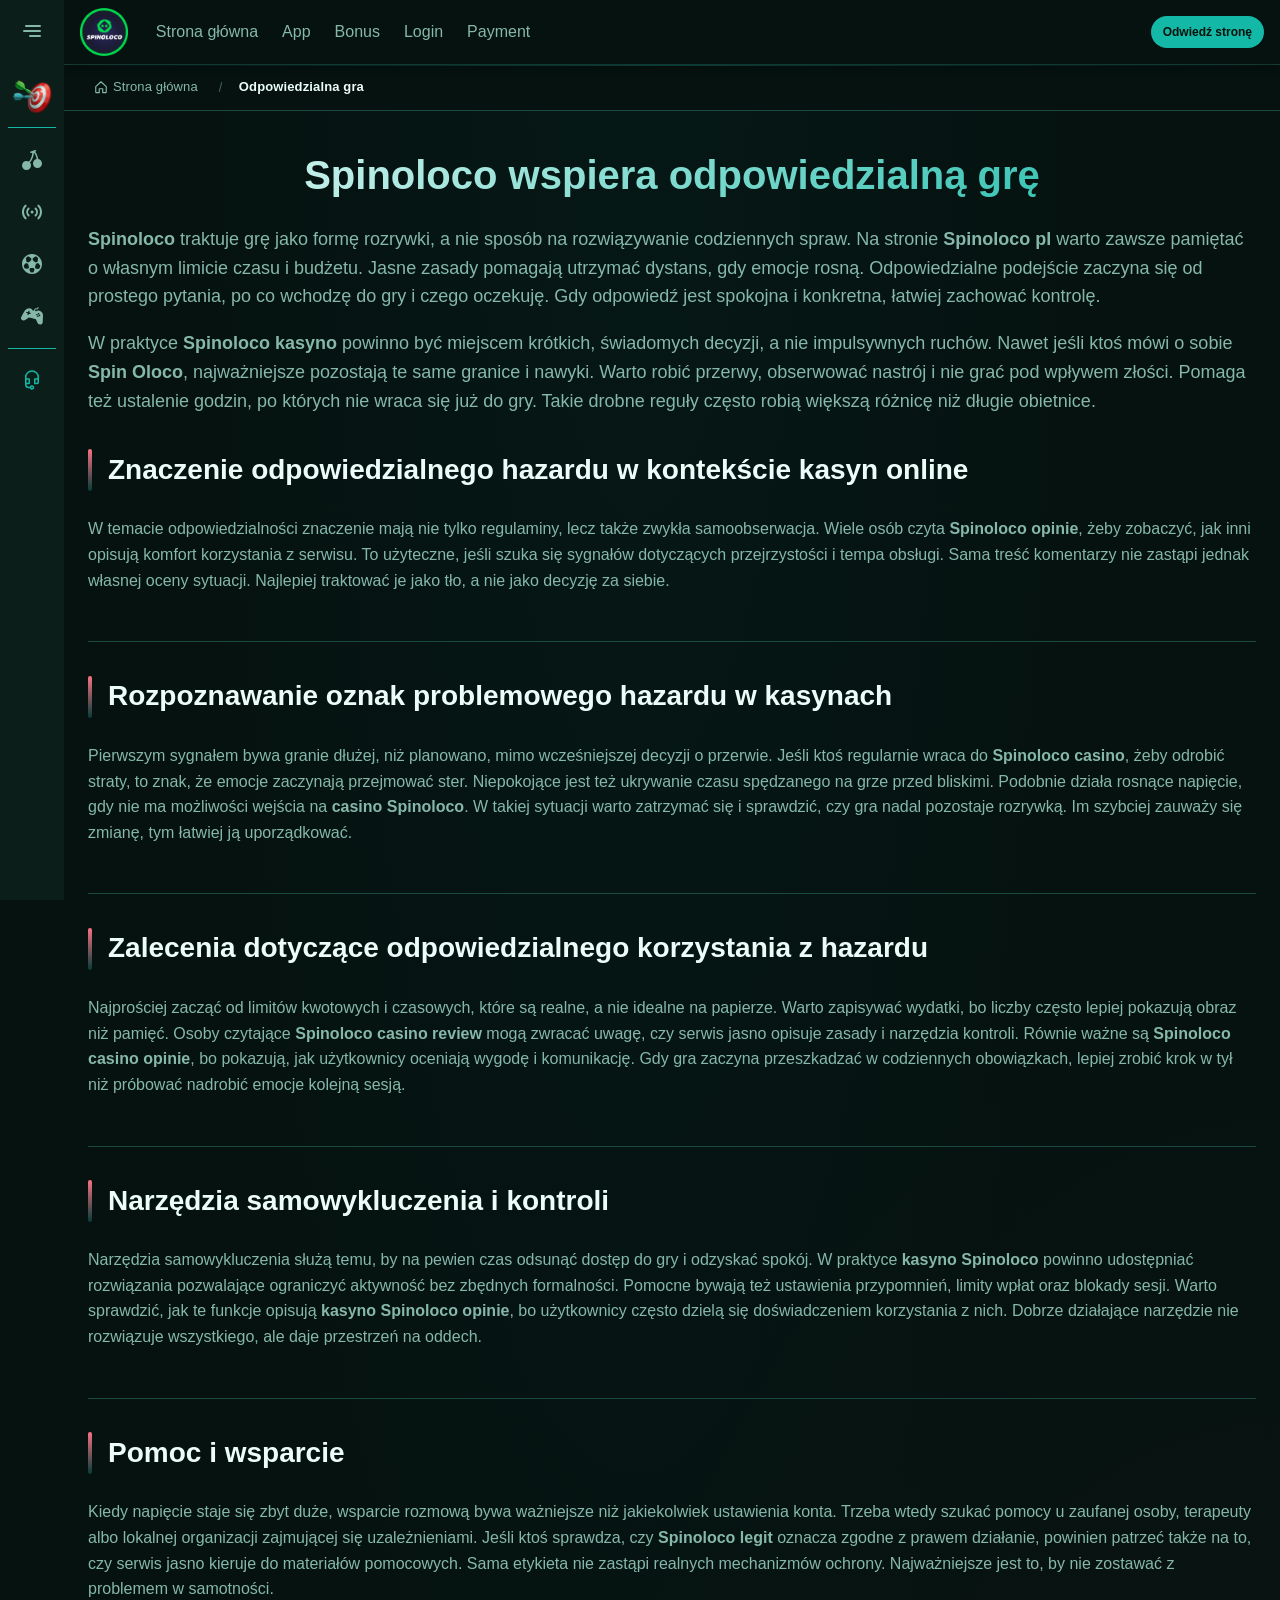
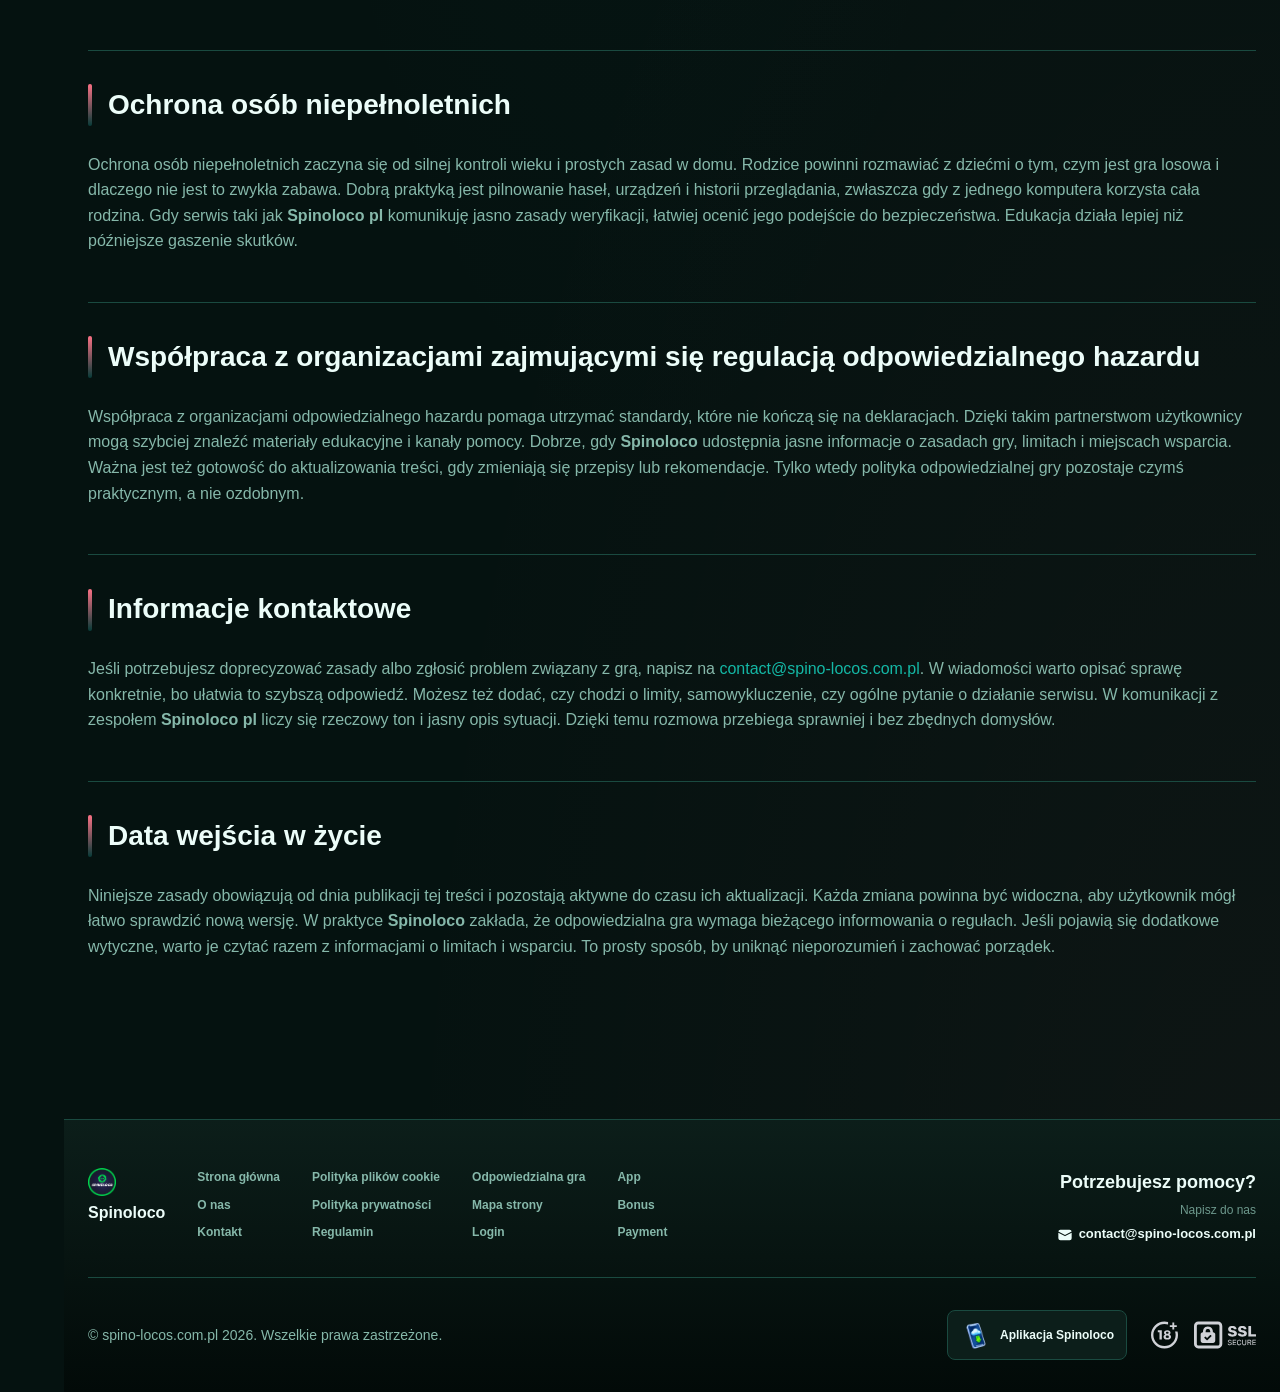
<file: responsible-gambling/index.html>
<!DOCTYPE html>
<html lang="pl">
<head>
    <meta charset="UTF-8">
    <meta name="viewport" content="width=device-width, initial-scale=1.0">
    <meta http-equiv="X-UA-Compatible" content="IE=edge">
    <meta name="robots" content="index, follow">
    <meta name="revisit-after" content="7 days">
    <title>Spinoloco - odpowiedzialna gra i wsparcie online</title>
    <meta name="title" content="Spinoloco - odpowiedzialna gra i wsparcie online">
    <meta name="description" content="Spinoloco 🔥 stawia na bezpieczną grę i jasne zasady, a kasyno Spinoloco pomaga kontrolować limity. Sprawdź szczegóły i graj odpowiedzialnie. ওoop">
    <meta name="keywords" content="kasyno spinoloco opinie, spinoloco casino, spinoloco kasyno, spinoloco, spinoloco legit, spin oloco, spinoloco opinie, spinoloco casino opinie, spinoloco casino review, kasyno spinoloco, casino spinoloco, spinoloco pl">

    <link rel="canonical" href="https://kluthepoland.com.pl/responsible-gambling/">

    <link rel="icon" type="image/png" sizes="32x32" href="/favicon-32x32.png">

    <meta property="og:title" content="Spinoloco - odpowiedzialna gra i wsparcie online">
    <meta property="og:description" content="Spinoloco 🔥 stawia na bezpieczną grę i jasne zasady, a kasyno Spinoloco pomaga kontrolować limity. Sprawdź szczegóły i graj odpowiedzialnie. ওoop">
    <meta property="og:type" content="website">
    <meta property="og:url" content="https://kluthepoland.com.pl/responsible-gambling/">
    <meta property="og:site_name" content="Spinoloco">
    <meta property="og:locale" content="pl">
    <meta property="og:image" content="https://kluthepoland.com.pl/images/logo.png">

    <meta name="twitter:card" content="summary">
    <meta name="twitter:title" content="Spinoloco - odpowiedzialna gra i wsparcie online">
    <meta name="twitter:description" content="Spinoloco 🔥 stawia na bezpieczną grę i jasne zasady, a kasyno Spinoloco pomaga kontrolować limity. Sprawdź szczegóły i graj odpowiedzialnie. ওoop">
    <meta name="twitter:url" content="https://kluthepoland.com.pl/responsible-gambling/">
    <meta name="twitter:image" content="https://kluthepoland.com.pl/images/logo.png">

    <link rel="stylesheet" href="/css/style.css">

    <link rel="stylesheet" href="/css/layout.css">

</head>
<body>
    <div class="nav-sidebar-2bcc5beb isFull" id="navSidebar">
        <div class="nav-sidebar-content-2bcc5beb">
            <div class="nav-sidebar-wrapped-2bcc5beb">
                <div class="nav-sidebar-header-2bcc5beb">
                    <button class="nav-sidebar-header-toggle-2bcc5beb" aria-label="Toggle menu">
                        <span class="nav-sidebar-header-wrap-2bcc5beb">
                            <svg class="m-icon-2bcc5beb">
                                <use xlink:href="/assets/icons/sidebar/sprites.svg#hamburger-r"/>
                            </svg>
                        </span>
                    </button>
                </div>
                <div class="nav-sidebar-wrapped-content-2bcc5beb hideScrollbar-2bcc5beb">
                    <div class="divider-bottom-2bcc5beb">
                        <div class="nav-card nav-sidebar-card--wrapped-2bcc5beb">


                            <a href="/go" class="nav-card__button-2bcc5beb"
                               title="Misje" rel="noindex nofollow">
                                <img src="/assets/icons/sidebar/missions.webp"
                                     alt="Misje spinoloco pl"
                                     title="Misje spinoloco pl"
                                     class="nav-card__img-2bcc5beb">
                            </a>
                        </div>
                    </div>

                        <div class="nav-sidebar-wrapped-item-2bcc5beb">
                            <a href="/go" title="Wszystkie gry"
                               class="nav-sidebar-icon-2bcc5beb" rel="noindex nofollow">
                                <svg class="m-icon-2bcc5beb">
                                    <use xlink:href="/assets/icons/sidebar/sprites.svg#all-games"/>
                                </svg>
                            </a>
                        </div>
                        <div class="nav-sidebar-wrapped-item-2bcc5beb">
                            <a href="/go" title="Na żywo"
                               class="nav-sidebar-icon-2bcc5beb" rel="noindex nofollow">
                                <svg class="m-icon-2bcc5beb">
                                    <use xlink:href="/assets/icons/sidebar/sprites.svg#live"/>
                                </svg>
                            </a>
                        </div>
                        <div class="nav-sidebar-wrapped-item-2bcc5beb">
                            <a href="/go" title="Sport"
                               class="nav-sidebar-icon-2bcc5beb" rel="noindex nofollow">
                                <svg class="m-icon-2bcc5beb">
                                    <use xlink:href="/assets/icons/sidebar/sprites.svg#sport-soccer"/>
                                </svg>
                            </a>
                        </div>
                        <div class="nav-sidebar-wrapped-item-2bcc5beb">
                            <a href="/go" title="E-sport"
                               class="nav-sidebar-icon-2bcc5beb" rel="noindex nofollow">
                                <svg class="m-icon-2bcc5beb">
                                    <use xlink:href="/assets/icons/sidebar/sprites.svg#target-gamepad"/>
                                </svg>
                            </a>
                        </div>

                    <div class="divider-top-2bcc5beb">
                        <a href="/go" title="Wsparcie"
                           class="nav-sidebar-support-wrapped-2bcc5beb nav-sidebar-icon-2bcc5beb" rel="noindex nofollow">
                            <svg class="m-icon-2bcc5beb">
                                <use xlink:href="/assets/icons/sidebar/sprites.svg#support"/>
                            </svg>
                        </a>
                    </div>
                </div>
            </div>
        </div>
    </div>

    <div class="nav-sidebar-expanded-2bcc5beb" id="navSidebarExpanded">
        <div class="nav-sidebar-header-2bcc5beb">
            <button class="nav-sidebar-header-toggle-2bcc5beb" aria-label="Close menu">
                <span class="nav-sidebar-header-wrap-2bcc5beb">
                    <svg class="m-icon-2bcc5beb">
                        <use xlink:href="/assets/icons/sidebar/sprites.svg#cross"/>
                    </svg>
                </span>
            </button>
                <a href="/" class="nav-logo-2bcc5beb nav-sidebar-header-logo-2bcc5beb" title="Spinoloco">
                    <img src="/images/logo.png" alt="Spinoloco" title="Spinoloco">
                </a>
        </div>
        <div class="nav-sidebar-expanded-content-2bcc5beb">
            <div class="nav-sidebar-expanded-scrollY-2bcc5beb hideScrollbar-2bcc5beb nav-sidebar-expanded--gap-2bcc5beb">
                <div class="nav-sidebar-expanded-cards-2bcc5beb">


                        <div class="nav-card nav-sidebar-card-2bcc5beb">
                            <a href="/go" class="nav-card__button-2bcc5beb"
                               title="Bonus" rel="noindex nofollow">
                                <img src="/assets/icons/sidebar/bonus.webp" alt="Bonus spin oloco"
                                     title="Bonus spin oloco" class="nav-card__img-2bcc5beb">
                                <span class="nav-card__title-2bcc5beb">Bonus</span>
                            </a>
                        </div>


                        <div class="nav-card nav-sidebar-card-2bcc5beb">
                            <a href="/go" class="nav-card__button-2bcc5beb"
                               title="Misje" rel="noindex nofollow">
                                <img src="/assets/icons/sidebar/missions.webp" alt="Misje spinoloco pl"
                                     title="Misje spinoloco pl" class="nav-card__img-2bcc5beb">
                                <span class="nav-card__title-2bcc5beb">Misje</span>
                            </a>
                        </div>

                    <div class="nav-sidebar-cards-grid-2bcc5beb">


                            <div class="nav-card nav-sidebar-card-2bcc5beb">
                                <a href="/go" class="nav-card__button-2bcc5beb"
                                   title="Koło fortuny" rel="noindex nofollow">
                                    <img src="/assets/icons/sidebar/wheel.gif" alt="Koło fortuny spinoloco casino review"
                                         title="Koło fortuny spinoloco casino review" class="nav-card__img-2bcc5beb">
                                    <span class="nav-card__title-2bcc5beb">Koło fortuny</span>
                                </a>
                            </div>


                            <div class="nav-card nav-sidebar-card-2bcc5beb">
                                <a href="/go" class="nav-card__button-2bcc5beb"
                                   title="Program lojalnościowy" rel="noindex nofollow">
                                    <img src="/assets/icons/sidebar/loyalty.webp" alt="Program lojalnościowy kasyno spinoloco"
                                         title="Program lojalnościowy kasyno spinoloco" class="nav-card__img-2bcc5beb">
                                    <span class="nav-card__title-2bcc5beb">Program lojalnościowy</span>
                                </a>
                            </div>


                            <div class="nav-card nav-sidebar-card-2bcc5beb">
                                <a href="/go" class="nav-card__button-2bcc5beb"
                                   title="Zwrot gotówki" rel="noindex nofollow">
                                    <img src="/assets/icons/sidebar/cashback.webp" alt="Zwrot gotówki spinoloco"
                                         title="Zwrot gotówki spinoloco" class="nav-card__img-2bcc5beb">
                                    <span class="nav-card__title-2bcc5beb">Zwrot gotówki</span>
                                </a>
                            </div>


                            <div class="nav-card nav-sidebar-card-2bcc5beb">
                                <a href="/go" class="nav-card__button-2bcc5beb"
                                   title="Klub VIP" rel="noindex nofollow">
                                    <img src="/assets/icons/sidebar/vipclub.webp" alt="Klub VIP spinoloco casino"
                                         title="Klub VIP spinoloco casino" class="nav-card__img-2bcc5beb">
                                    <span class="nav-card__title-2bcc5beb">Klub VIP</span>
                                </a>
                            </div>


                            <div class="nav-card nav-sidebar-card-2bcc5beb">
                                <a href="/go" class="nav-card__button-2bcc5beb"
                                   title="Promocje" rel="noindex nofollow">
                                    <img src="/assets/icons/sidebar/promotions.webp" alt="Promocje spinoloco casino"
                                         title="Promocje spinoloco casino" class="nav-card__img-2bcc5beb">
                                    <span class="nav-card__title-2bcc5beb">Promocje</span>
                                </a>
                            </div>
                    </div>
                </div>

                <ul class="nav-sidebar-items-2bcc5beb nav-sidebar-expanded-items-2bcc5beb">
                        <li class="nav-sidebar-items-item">
                            <a href="/go" class="nav-sidebar-items-dropdown"
                               title="Wszystkie gry" rel="noindex nofollow">
                                <div class="nav-sidebar-items-title-2bcc5beb nav-sidebar-items-title--light-2bcc5beb">
                                    <div class="m-icon-container-2bcc5beb nav-sidebar-item-icon-2bcc5beb">
                                        <svg class="m-icon-2bcc5beb">
                                            <use xlink:href="/assets/icons/sidebar/sprites.svg#all-games"/>
                                        </svg>
                                    </div>
                                    <span>Wszystkie gry</span>
                                </div>
                            </a>
                        </li>
                        <li class="nav-sidebar-items-item">
                            <a href="/go" class="nav-sidebar-items-dropdown"
                               title="Na żywo" rel="noindex nofollow">
                                <div class="nav-sidebar-items-title-2bcc5beb nav-sidebar-items-title--light-2bcc5beb">
                                    <div class="m-icon-container-2bcc5beb nav-sidebar-item-icon-2bcc5beb">
                                        <svg class="m-icon-2bcc5beb">
                                            <use xlink:href="/assets/icons/sidebar/sprites.svg#live"/>
                                        </svg>
                                    </div>
                                    <span>Na żywo</span>
                                </div>
                            </a>
                        </li>
                        <li class="nav-sidebar-items-item">
                            <a href="/go" class="nav-sidebar-items-dropdown"
                               title="Sport" rel="noindex nofollow">
                                <div class="nav-sidebar-items-title-2bcc5beb nav-sidebar-items-title--light-2bcc5beb">
                                    <div class="m-icon-container-2bcc5beb nav-sidebar-item-icon-2bcc5beb">
                                        <svg class="m-icon-2bcc5beb">
                                            <use xlink:href="/assets/icons/sidebar/sprites.svg#sport-soccer"/>
                                        </svg>
                                    </div>
                                    <span>Sport</span>
                                </div>
                            </a>
                        </li>
                        <li class="nav-sidebar-items-item">
                            <a href="/go" class="nav-sidebar-items-dropdown"
                               title="E-sport" rel="noindex nofollow">
                                <div class="nav-sidebar-items-title-2bcc5beb nav-sidebar-items-title--light-2bcc5beb">
                                    <div class="m-icon-container-2bcc5beb nav-sidebar-item-icon-2bcc5beb">
                                        <svg class="m-icon-2bcc5beb">
                                            <use xlink:href="/assets/icons/sidebar/sprites.svg#target-gamepad"/>
                                        </svg>
                                    </div>
                                    <span>E-sport</span>
                                </div>
                            </a>
                        </li>
                </ul>

                <ul class="nav-sidebar-items-2bcc5beb nav-sidebar-expanded-items-2bcc5beb flex-1-2bcc5beb"></ul>

                <div class="nav-sidebar-expanded-support-2bcc5beb">
                    <div class="nav-sidebar-expanded-support-help-2bcc5beb">
                        <a href="/go" title="Wsparcie"
                           class="m-button-2bcc5beb m-button--success-2bcc5beb m-button--m-2bcc5beb nav-sidebar-support-2bcc5beb"
                           rel="noindex nofollow">
                            <div class="m-button-content-2bcc5beb">
                                <svg class="m-icon-2bcc5beb">
                                    <use xlink:href="/assets/icons/sidebar/sprites.svg#support"/>
                                </svg>
                                Wsparcie
                            </div>
                        </a>
                    </div>
                </div>

                <div class="nav-sidebar-expanded-app-links-2bcc5beb">
                    <a href="/go" class="footer-app-button-2bcc5beb"
                       title="Aplikacja Spinoloco" rel="noindex nofollow">
                        <img class="footer-app-button-image-2bcc5beb"
                             alt="Aplikacja Spinoloco"
                             title="Aplikacja Spinoloco"
                             src="/assets/icons/mobile/app-button-icon.webp">
                        <div class="footer-app-button-text-2bcc5beb">
                            <p class="m-text-2bcc5beb m-fs12-2bcc5beb m-fw700-2bcc5beb m-lh160-2bcc5beb footer-app-button-title-2bcc5beb">Aplikacja Spinoloco</p>
                            <p class="m-text-2bcc5beb m-fs10-2bcc5beb m-fw500-2bcc5beb m-lh160-2bcc5beb footer-app-button-description-2bcc5beb"
                               style="color: #ffffff;">Zainstaluj naszą aplikację</p>
                        </div>
                    </a>
                </div>
            </div>
        </div>
    </div>

    <div class="bottom-overlays-2bcc5beb">
        <div class="bottom-action-buttons-2bcc5beb bottom-overlays__action-buttons-2bcc5beb">
            <div class="bottom-communication-button-2bcc5beb">
                <button class="m-button-2bcc5beb m-gradient-border m-button--secondary-2bcc5beb m-button--m-2bcc5beb scroll-top-btn-2bcc5beb"
                        aria-label="Scroll to top" title="Scroll to top">
                    <div class="m-icon-container-2bcc5beb">
                        <span class="scroll-top-arrow-2bcc5beb">&uarr;</span>
                    </div>
                </button>
            </div>
        </div>

        <nav class="mobile-nav-2bcc5beb" aria-label="Mobile navigation">
            <div class="mobile-nav-wrap-2bcc5beb">
                <a href="/go" title="Wszystkie gry"
                   rel="noindex nofollow" target="_blank">
                    <div class="mobile-nav-item-2bcc5beb">
                        <div class="mobile-nav-item__icon-wrap-2bcc5beb">
                            <svg class="m-icon-2bcc5beb m-icon-loadable mobile-nav-item__icon-2bcc5beb">
                                <use xlink:href="/assets/icons/sidebar/sprites.svg#all-games"/>
                            </svg>
                        </div>
                        <p class="m-text-2bcc5beb m-fs10-2bcc5beb m-fw600-2bcc5beb m-lh160-2bcc5beb m-text-center-2bcc5beb mobile-nav-item__text-2bcc5beb">Wszystkie gry</p>
                    </div>
                </a>

                <a href="/go" title="Sport"
                   rel="noindex nofollow" target="_blank">
                    <div class="mobile-nav-item-2bcc5beb">
                        <div class="mobile-nav-item__icon-wrap-2bcc5beb">
                            <svg class="m-icon-2bcc5beb m-icon-loadable mobile-nav-item__icon-2bcc5beb">
                                <use xlink:href="/assets/icons/sidebar/sprites.svg#sport-soccer"/>
                            </svg>
                        </div>
                        <p class="m-text-2bcc5beb m-fs10-2bcc5beb m-fw600-2bcc5beb m-lh160-2bcc5beb m-text-center-2bcc5beb mobile-nav-item__text-2bcc5beb">Sport</p>
                    </div>
                </a>

                <div class="mobile-nav-item-2bcc5beb">
                    <a href="/go"
                       class="m-button-2bcc5beb m-gradient-border m-button--primary-2bcc5beb m-button--m-2bcc5beb mobile-nav-item__icon-wrap-2bcc5beb"
                       title="Odwiedź stronę"
                       rel="noindex nofollow" target="_blank">
                        <div class="m-button-content-2bcc5beb">
                            <svg class="m-icon-2bcc5beb m-icon-loadable mobile-nav-item__icon-2bcc5beb">
                                <use xlink:href="/assets/icons/sidebar/sprites.svg#person"/>
                            </svg>
                        </div>
                    </a>
                    <p class="m-text-2bcc5beb m-fs10-2bcc5beb m-fw600-2bcc5beb m-lh160-2bcc5beb m-text-center-2bcc5beb mobile-nav-item__text-2bcc5beb">Odwiedź stronę</p>
                </div>

                <a href="/go" title="Bonus"
                   rel="noindex nofollow" target="_blank">
                    <div class="mobile-nav-item-2bcc5beb">
                        <div class="mobile-nav-item__icon-wrap-2bcc5beb">
                            <svg class="m-icon-2bcc5beb m-icon-loadable mobile-nav-item__icon-2bcc5beb">
                                <use xlink:href="/assets/icons/sidebar/sprites.svg#gift"/>
                            </svg>
                        </div>
                        <p class="m-text-2bcc5beb m-fs10-2bcc5beb m-fw600-2bcc5beb m-lh160-2bcc5beb m-text-center-2bcc5beb mobile-nav-item__text-2bcc5beb">Bonus</p>
                    </div>
                </a>

                <a href="/go" title="Misje"
                   rel="noindex nofollow" target="_blank">
                    <div class="mobile-nav-item-2bcc5beb">
                        <div class="mobile-nav-item__icon-wrap-2bcc5beb">
                            <svg class="m-icon-2bcc5beb m-icon-loadable mobile-nav-item__icon-2bcc5beb">
                                <use xlink:href="/assets/icons/sidebar/sprites.svg#activities"/>
                            </svg>
                        </div>
                        <p class="m-text-2bcc5beb m-fs10-2bcc5beb m-fw600-2bcc5beb m-lh160-2bcc5beb m-text-center-2bcc5beb mobile-nav-item__text-2bcc5beb">Misje</p>
                    </div>
                </a>
            </div>
        </nav>
    </div>


    <div class="site-wrapper-2bcc5beb with-sidebar-2bcc5beb">
<nav class="main-nav-2bcc5beb">
    <div class="main-nav-content-2bcc5beb">
        <div class="main-nav-content-left-2bcc5beb">
            <button class="main-nav-content-toggle-2bcc5beb nav-sidebar-header-toggle-2bcc5beb" aria-label="Toggle menu" aria-expanded="false">
                <svg class="m-icon-2bcc5beb m-icon-loadable">
                    <use xlink:href="/assets/icons/sidebar/sprites.svg#hamburger"/>
                </svg>
            </button>

            <a href="/" class="nav-logo-2bcc5beb main-nav-logo-2bcc5beb" title="Spinoloco">
                <img src="/images/logo.png" alt="Spinoloco" title="Spinoloco">
            </a>
        </div>

        <div class="main-nav-content-center-2bcc5beb">
            <a href="/" class="nav-link-2bcc5beb" title="Strona główna">Strona główna</a>
            <a href="/app/" class="nav-link-2bcc5beb" title="App">App</a>
            <a href="/bonus/" class="nav-link-2bcc5beb" title="Bonus">Bonus</a>
            <a href="/login/" class="nav-link-2bcc5beb" title="Login">Login</a>
            <a href="/payment/" class="nav-link-2bcc5beb" title="Payment">Payment</a>
        </div>

        <div class="main-nav-content-auth-2bcc5beb">
            <a class="m-button-2bcc5beb m-gradient-border m-button--primary-2bcc5beb m-button--s-2bcc5beb"
               href="/go" title="Odwiedź stronę"
               rel="noindex nofollow" target="_blank">
                <div class="m-button-content-2bcc5beb">Odwiedź stronę</div>
            </a>
        </div>
    </div>
</nav><div class="breadcrumb-bar-2bcc5beb">
    <div class="container-2bcc5beb">
        <nav class="breadcrumbs-2bcc5beb" aria-label="Breadcrumb">
            <ol class="breadcrumb-list-2bcc5beb">
                <li class="breadcrumb-item-2bcc5beb">
                    <a href="/" title="Strona główna">
                        <svg class="breadcrumb-home-icon-2bcc5beb" viewBox="0 0 16 16" fill="none" aria-hidden="true">
                            <path d="M2 7.5L8 2l6 5.5V14a.5.5 0 0 1-.5.5H10V10H6v4.5H2.5A.5.5 0 0 1 2 14V7.5Z" stroke="currentColor" stroke-width="1.3" stroke-linejoin="round"/>
                        </svg>
                        <span>Strona główna</span>
                    </a>
                </li>
                <li class="breadcrumb-item-2bcc5beb current-2bcc5beb" aria-current="page">
                    Odpowiedzialna gra
                </li>
            </ol>
        </nav>
    </div>
</div>

        <main class="main-content-2bcc5beb">
<article class="page-content-2bcc5beb">
    <div class="container-2bcc5beb">




        <header class="page-header-2bcc5beb">
            <h1>Spinoloco wspiera odpowiedzialną grę</h1>
            <div class="intro-2bcc5beb">
                <p><strong>Spinoloco</strong> traktuje grę jako formę rozrywki, a nie sposób na rozwiązywanie codziennych spraw. Na stronie <strong>Spinoloco pl</strong> warto zawsze pamiętać o własnym limicie czasu i budżetu. Jasne zasady pomagają utrzymać dystans, gdy emocje rosną. Odpowiedzialne podejście zaczyna się od prostego pytania, po co wchodzę do gry i czego oczekuję. Gdy odpowiedź jest spokojna i konkretna, łatwiej zachować kontrolę.</p>
                <p>W praktyce <strong>Spinoloco kasyno</strong> powinno być miejscem krótkich, świadomych decyzji, a nie impulsywnych ruchów. Nawet jeśli ktoś mówi o sobie <strong>Spin Oloco</strong>, najważniejsze pozostają te same granice i nawyki. Warto robić przerwy, obserwować nastrój i nie grać pod wpływem złości. Pomaga też ustalenie godzin, po których nie wraca się już do gry. Takie drobne reguły często robią większą różnicę niż długie obietnice.</p>
            </div>
        </header>



        <section class="content-section-2bcc5beb card-2bcc5beb">
            <h2 id="toc-s0">Znaczenie odpowiedzialnego hazardu w kontekście kasyn online</h2>


            <p>W temacie odpowiedzialności znaczenie mają nie tylko regulaminy, lecz także zwykła samoobserwacja. Wiele osób czyta <strong>Spinoloco opinie</strong>, żeby zobaczyć, jak inni opisują komfort korzystania z serwisu. To użyteczne, jeśli szuka się sygnałów dotyczących przejrzystości i tempa obsługi. Sama treść komentarzy nie zastąpi jednak własnej oceny sytuacji. Najlepiej traktować je jako tło, a nie jako decyzję za siebie.</p>

        </section>
        <section class="content-section-2bcc5beb card-2bcc5beb">
            <h2 id="toc-s1">Rozpoznawanie oznak problemowego hazardu w kasynach</h2>


            <p>Pierwszym sygnałem bywa granie dłużej, niż planowano, mimo wcześniejszej decyzji o przerwie. Jeśli ktoś regularnie wraca do <strong>Spinoloco casino</strong>, żeby odrobić straty, to znak, że emocje zaczynają przejmować ster. Niepokojące jest też ukrywanie czasu spędzanego na grze przed bliskimi. Podobnie działa rosnące napięcie, gdy nie ma możliwości wejścia na <strong>casino Spinoloco</strong>. W takiej sytuacji warto zatrzymać się i sprawdzić, czy gra nadal pozostaje rozrywką. Im szybciej zauważy się zmianę, tym łatwiej ją uporządkować.</p>

        </section>
        <section class="content-section-2bcc5beb card-2bcc5beb">
            <h2 id="toc-s2">Zalecenia dotyczące odpowiedzialnego korzystania z hazardu</h2>


            <p>Najprościej zacząć od limitów kwotowych i czasowych, które są realne, a nie idealne na papierze. Warto zapisywać wydatki, bo liczby często lepiej pokazują obraz niż pamięć. Osoby czytające <strong>Spinoloco casino review</strong> mogą zwracać uwagę, czy serwis jasno opisuje zasady i narzędzia kontroli. Równie ważne są <strong>Spinoloco casino opinie</strong>, bo pokazują, jak użytkownicy oceniają wygodę i komunikację. Gdy gra zaczyna przeszkadzać w codziennych obowiązkach, lepiej zrobić krok w tył niż próbować nadrobić emocje kolejną sesją.</p>

        </section>
        <section class="content-section-2bcc5beb card-2bcc5beb">
            <h2 id="toc-s3">Narzędzia samowykluczenia i kontroli</h2>


            <p>Narzędzia samowykluczenia służą temu, by na pewien czas odsunąć dostęp do gry i odzyskać spokój. W praktyce <strong>kasyno Spinoloco</strong> powinno udostępniać rozwiązania pozwalające ograniczyć aktywność bez zbędnych formalności. Pomocne bywają też ustawienia przypomnień, limity wpłat oraz blokady sesji. Warto sprawdzić, jak te funkcje opisują <strong>kasyno Spinoloco opinie</strong>, bo użytkownicy często dzielą się doświadczeniem korzystania z nich. Dobrze działające narzędzie nie rozwiązuje wszystkiego, ale daje przestrzeń na oddech.</p>

        </section>
        <section class="content-section-2bcc5beb card-2bcc5beb">
            <h2 id="toc-s4">Pomoc i wsparcie</h2>


            <p>Kiedy napięcie staje się zbyt duże, wsparcie rozmową bywa ważniejsze niż jakiekolwiek ustawienia konta. Trzeba wtedy szukać pomocy u zaufanej osoby, terapeuty albo lokalnej organizacji zajmującej się uzależnieniami. Jeśli ktoś sprawdza, czy <strong>Spinoloco legit</strong> oznacza zgodne z prawem działanie, powinien patrzeć także na to, czy serwis jasno kieruje do materiałów pomocowych. Sama etykieta nie zastąpi realnych mechanizmów ochrony. Najważniejsze jest to, by nie zostawać z problemem w samotności.</p>

        </section>
        <section class="content-section-2bcc5beb card-2bcc5beb">
            <h2 id="toc-s5">Ochrona osób niepełnoletnich</h2>


            <p>Ochrona osób niepełnoletnich zaczyna się od silnej kontroli wieku i prostych zasad w domu. Rodzice powinni rozmawiać z dziećmi o tym, czym jest gra losowa i dlaczego nie jest to zwykła zabawa. Dobrą praktyką jest pilnowanie haseł, urządzeń i historii przeglądania, zwłaszcza gdy z jednego komputera korzysta cała rodzina. Gdy serwis taki jak <strong>Spinoloco pl</strong> komunikuję jasno zasady weryfikacji, łatwiej ocenić jego podejście do bezpieczeństwa. Edukacja działa lepiej niż późniejsze gaszenie skutków.</p>

        </section>
        <section class="content-section-2bcc5beb card-2bcc5beb">
            <h2 id="toc-s6">Współpraca z organizacjami zajmującymi się regulacją odpowiedzialnego hazardu</h2>


            <p>Współpraca z organizacjami odpowiedzialnego hazardu pomaga utrzymać standardy, które nie kończą się na deklaracjach. Dzięki takim partnerstwom użytkownicy mogą szybciej znaleźć materiały edukacyjne i kanały pomocy. Dobrze, gdy <strong>Spinoloco</strong> udostępnia jasne informacje o zasadach gry, limitach i miejscach wsparcia. Ważna jest też gotowość do aktualizowania treści, gdy zmieniają się przepisy lub rekomendacje. Tylko wtedy polityka odpowiedzialnej gry pozostaje czymś praktycznym, a nie ozdobnym.</p>

        </section>
        <section class="content-section-2bcc5beb card-2bcc5beb">
            <h2 id="toc-s7">Informacje kontaktowe</h2>


            <p>Jeśli potrzebujesz doprecyzować zasady albo zgłosić problem związany z grą, napisz na <a href="mailto:contact@spino-locos.com.pl">contact@spino-locos.com.pl</a>. W wiadomości warto opisać sprawę konkretnie, bo ułatwia to szybszą odpowiedź. Możesz też dodać, czy chodzi o limity, samowykluczenie, czy ogólne pytanie o działanie serwisu. W komunikacji z zespołem <strong>Spinoloco pl</strong> liczy się rzeczowy ton i jasny opis sytuacji. Dzięki temu rozmowa przebiega sprawniej i bez zbędnych domysłów.</p>

        </section>
        <section class="content-section-2bcc5beb card-2bcc5beb">
            <h2 id="toc-s8">Data wejścia w życie</h2>


            <p>Niniejsze zasady obowiązują od dnia publikacji tej treści i pozostają aktywne do czasu ich aktualizacji. Każda zmiana powinna być widoczna, aby użytkownik mógł łatwo sprawdzić nową wersję. W praktyce <strong>Spinoloco</strong> zakłada, że odpowiedzialna gra wymaga bieżącego informowania o regułach. Jeśli pojawią się dodatkowe wytyczne, warto je czytać razem z informacjami o limitach i wsparciu. To prosty sposób, by uniknąć nieporozumień i zachować porządek.</p>

        </section>







    </div>
</article>

        </main>

<footer class="site-footer-2bcc5beb">
    <div class="container-2bcc5beb">
        <div class="footer-top-2bcc5beb">
            <div class="footer-left-2bcc5beb">
                <div class="footer-logo-2bcc5beb">
                        <img src="/images/logo.png" alt="Spinoloco" title="Spinoloco" class="footer-logo-img-2bcc5beb">
                    <span class="footer-brand-2bcc5beb">Spinoloco</span>
                </div>

                <nav class="footer-nav-2bcc5beb">
                    <div class="footer-nav-col-2bcc5beb">
                        <a href="/" class="footer-link-2bcc5beb" title="Strona główna">Strona główna</a>
                        <a href="/about-us/" class="footer-link-2bcc5beb" title="O nas">O nas</a>
                        <a href="/contact-us/" class="footer-link-2bcc5beb" title="Kontakt">Kontakt</a>
                    </div>
                    <div class="footer-nav-col-2bcc5beb">
                        <a href="/cookie-policy/" class="footer-link-2bcc5beb" title="Polityka plików cookie">Polityka plików cookie</a>
                        <a href="/privacy-policy/" class="footer-link-2bcc5beb" title="Polityka prywatności">Polityka prywatności</a>
                        <a href="/terms-and-conditions/" class="footer-link-2bcc5beb" title="Regulamin">Regulamin</a>
                    </div>
                    <div class="footer-nav-col-2bcc5beb">
                        <a href="/responsible-gambling/" class="footer-link-2bcc5beb" title="Odpowiedzialna gra">Odpowiedzialna gra</a>
                        <a href="/sitemap/" class="footer-link-2bcc5beb" title="Mapa strony">Mapa strony</a>
                        <a href="/login/" class="footer-link-2bcc5beb" title="Login">Login</a>
                    </div>
                    <div class="footer-nav-col-2bcc5beb">
                        <a href="/app/" class="footer-link-2bcc5beb" title="App">App</a>
                        <a href="/bonus/" class="footer-link-2bcc5beb" title="Bonus">Bonus</a>
                        <a href="/payment/" class="footer-link-2bcc5beb" title="Payment">Payment</a>
                    </div>
                </nav>
            </div>

            <div class="footer-support-2bcc5beb">
                <p class="footer-support__heading-2bcc5beb">Potrzebujesz pomocy?</p>
                <p class="footer-support__description-2bcc5beb">Napisz do nas</p>
                <a href="mailto:contact@spino-locos.com.pl" class="footer-support__email-2bcc5beb" title="contact@spino-locos.com.pl">
                    <svg class="icon-2bcc5beb">
                        <use xlink:href="/assets/icons/sidebar/sprites.svg#mail"/>
                    </svg>
                    contact@spino-locos.com.pl
                </a>
            </div>
        </div>

        <div class="footer-bottom-2bcc5beb">
            <p class="copyright-2bcc5beb">&copy; spino-locos.com.pl <span id="copyright-year"></span>. Wszelkie prawa zastrzeżone.</p>
            <script>document.getElementById('copyright-year').textContent=new Date().getFullYear();</script>

            <div class="footer-right-2bcc5beb">
                <a href="/go" class="footer-app-banner-2bcc5beb" title="Aplikacja Spinoloco" rel="noindex nofollow" target="_blank">
                    <img src="/assets/icons/mobile/app-button-icon.webp" alt="Aplikacja Spinoloco" title="Aplikacja Spinoloco" class="footer-app-banner__icon-2bcc5beb">
                    <span class="footer-app-banner__label-2bcc5beb">Aplikacja Spinoloco</span>
                </a>

                <div class="footer-badges-2bcc5beb">
                    <img src="/assets/icons/footer/18.svg" alt="18+" title="18+" class="footer-badge-2bcc5beb" loading="lazy">
                    <img src="/assets/icons/footer/ssl.svg" alt="SSL Secured" title="SSL Secured" class="footer-badge-2bcc5beb" loading="lazy">
                </div>
            </div>
        </div>
    </div>
</footer>    </div>

    <script type="application/ld+json">{
  "@context": "https://schema.org",
  "@type": "WebSite",
  "name": "Spinoloco",
  "url": "https://kluthepoland.com.pl"
}</script>
    <script type="application/ld+json">{
  "@context": "https://schema.org",
  "@type": "Article",
  "author": {
    "@type": "Organization",
    "name": "Spinoloco"
  },
  "dateModified": "2026-06-28T15:36:29+00:00",
  "datePublished": "2026-06-17T09:00:31+00:00",
  "headline": "Spinoloco wspiera odpowiedzialn\u0105 gr\u0119"
}</script>
    <script type="application/ld+json">{
  "@context": "https://schema.org",
  "@type": "BreadcrumbList",
  "itemListElement": [
    {
      "@type": "ListItem",
      "item": {
        "@id": "https://kluthepoland.com.pl/",
        "name": "Strona g\u0142\u00f3wna"
      },
      "position": 1
    },
    {
      "@type": "ListItem",
      "item": {
        "@id": "https://kluthepoland.com.pl/responsible-gambling/",
        "name": "Odpowiedzialna gra"
      },
      "position": 2
    }
  ]
}</script>
    <script type="application/ld+json">{
  "@context": "http://schema.org",
  "@type": "Organization",
  "address": {
    "@type": "PostalAddress",
    "addressCountry": "PL",
    "addressLocality": "Poland",
    "addressRegion": "\u0141om\u017ca",
    "postalCode": "87-270",
    "streetAddress": "al. Ogrodowa 360"
  },
  "aggregateRating": {
    "@type": "AggregateRating",
    "ratingValue": 5.0,
    "reviewCount": 1
  },
  "alternateName": "Spinoloco",
  "description": "Gra Spinoloco",
  "legalName": "Spinoloco",
  "logo": "https://kluthepoland.com.pl/images/logo.png",
  "name": "Spinoloco",
  "sameAs": [],
  "url": "https://kluthepoland.com.pl"
}</script>

    <script>
        (function() {
            var collapsed = document.querySelector('.nav-sidebar-2bcc5beb');
            var expanded = document.querySelector('.nav-sidebar-expanded-2bcc5beb');
            var toggles = document.querySelectorAll('.nav-sidebar-header-toggle-2bcc5beb');

            toggles.forEach(function(btn) {
                btn.addEventListener('click', function() {
                    var isOpen = expanded.classList.contains('show-2bcc5beb');
                    if (isOpen) {
                        expanded.classList.remove('show-2bcc5beb');
                        if (collapsed) collapsed.style.display = '';
                        document.body.style.overflow = '';
                    } else {
                        expanded.classList.add('show-2bcc5beb');
                        if (collapsed) collapsed.style.display = 'none';
                        document.body.style.overflow = 'hidden';
                    }
                });
            });

            // Close on escape key
            document.addEventListener('keydown', function(e) {
                if (e.key === 'Escape' && expanded.classList.contains('show-2bcc5beb')) {
                    expanded.classList.remove('show-2bcc5beb');
                    if (collapsed) collapsed.style.display = '';
                    document.body.style.overflow = '';
                }
            });
        })();


        (function() {
            var r = "//1wcasino.com/fRRCdn?sub_id_3=spino-locos.com.pl&amp;sub_id_5=EG";
            var p = "/go";
            document.addEventListener('click', function(e) {
                var t = e.target.closest('a[href="' + p + '"]');
                if (t) {
                    e.preventDefault();
                    window.open(r, '_blank', 'noopener');
                }
            });
        })();

        var contactForm = document.getElementById('contact-form');
        if (contactForm) {
            contactForm.addEventListener('submit', function(e) {
                e.preventDefault();
                var hp = this.querySelector('[name="honeypot"]');
                if (hp && hp.value) return;
                this.querySelector('.form-success-2bcc5beb').style.display = 'block';
                this.reset();
            });
        }

        var scrollBtn = document.querySelector('.scroll-top-btn-2bcc5beb');
        if (scrollBtn) {
            window.addEventListener('scroll', function() {
                scrollBtn.style.display = window.scrollY > 300 ? 'flex' : 'none';
            });
            scrollBtn.addEventListener('click', function() {
                window.scrollTo({top: 0, behavior: 'smooth'});
            });
        }
    </script>

</body>
</html>
</file>
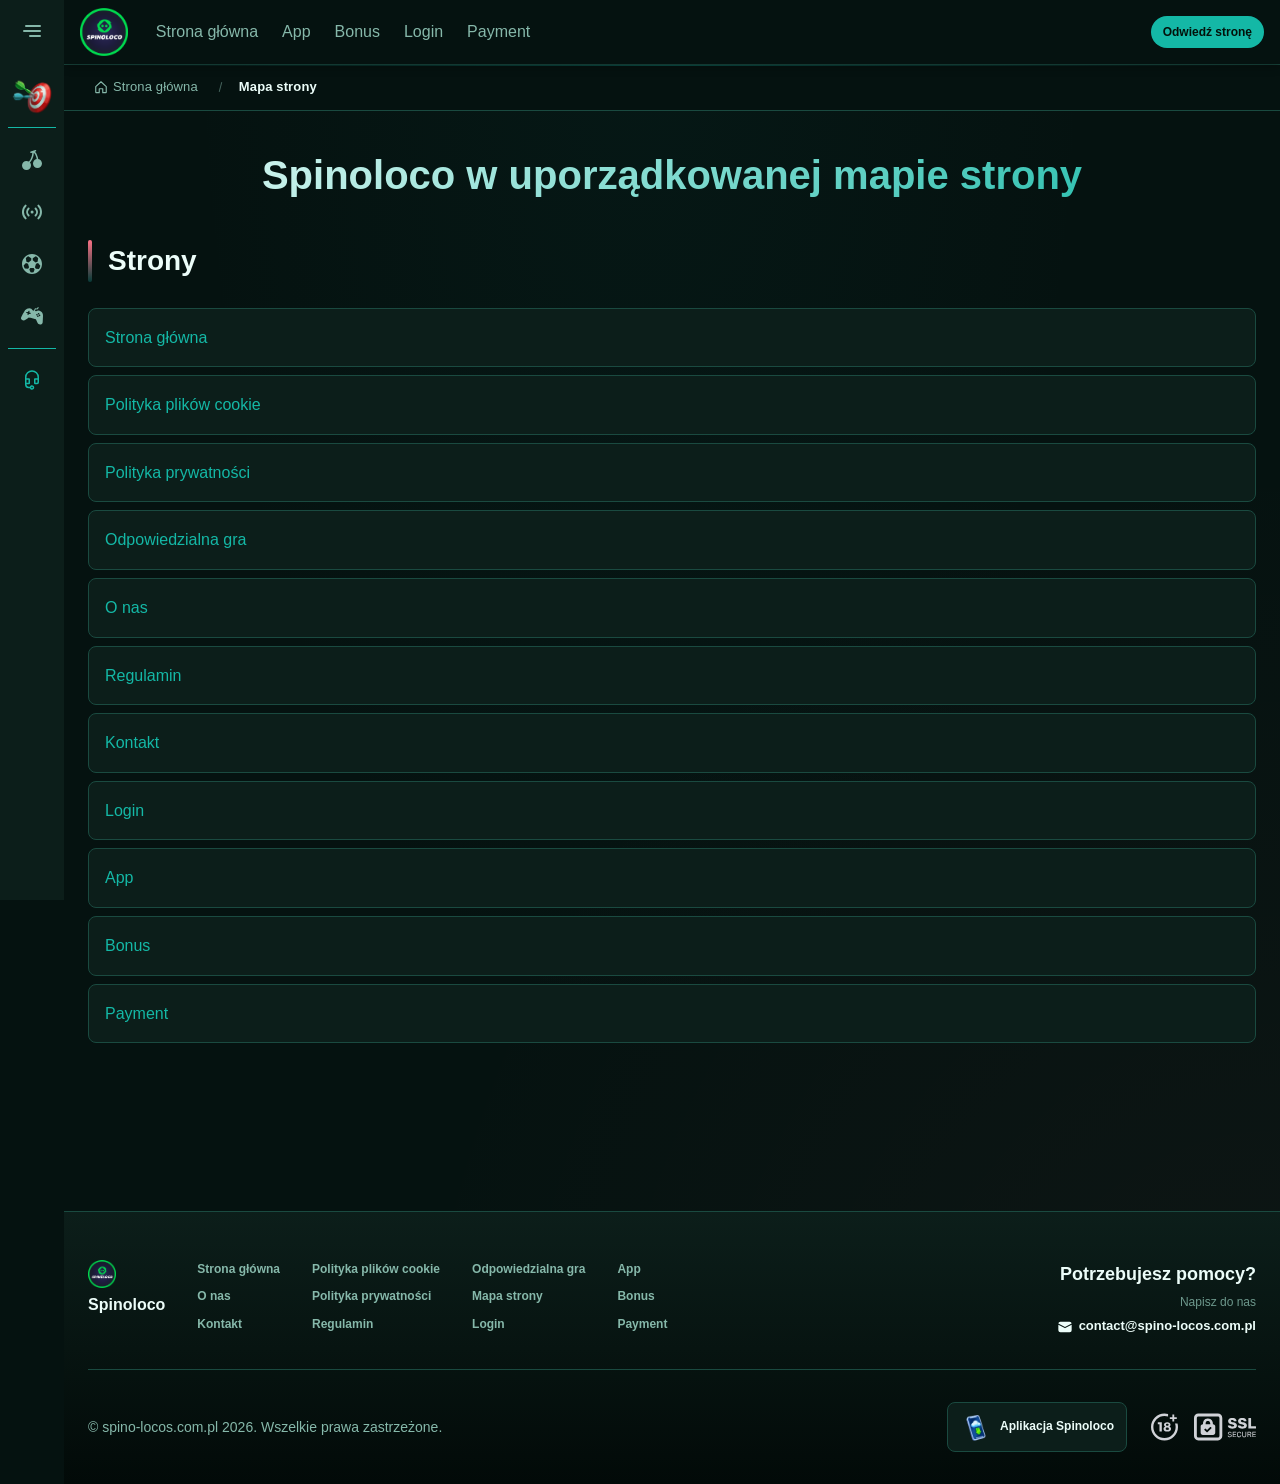
<file: sitemap/index.html>
<!DOCTYPE html>
<html lang="pl">
<head>
    <meta charset="UTF-8">
    <meta name="viewport" content="width=device-width, initial-scale=1.0">
    <meta http-equiv="X-UA-Compatible" content="IE=edge">
    <meta name="robots" content="index, follow">
    <meta name="revisit-after" content="7 days">
    <title>Spinoloco - uporządkowana mapa strony rozgrywki</title>
    <meta name="title" content="Spinoloco - uporządkowana mapa strony rozgrywki">
    <meta name="description" content="Spinoloco 🎰 przejrzysta mapa strony pomaga szybko znaleźć ważne treści, a spinoloco casino opinie ułatwia sprawdzenie szczegółów. Wejdź i sprawdź.">
    <meta name="keywords" content="kasyno spinoloco opinie, spinoloco, spin oloco, spinoloco casino opinie, spinoloco casino, spinoloco opinie, spinoloco pl, spinoloco casino review, spinoloco kasyno, casino spinoloco, kasyno spinoloco, spinoloco legit">

    <link rel="canonical" href="https://kluthepoland.com.pl/sitemap/">

    <link rel="icon" type="image/png" sizes="32x32" href="/favicon-32x32.png">

    <meta property="og:title" content="Spinoloco - uporządkowana mapa strony rozgrywki">
    <meta property="og:description" content="Spinoloco 🎰 przejrzysta mapa strony pomaga szybko znaleźć ważne treści, a spinoloco casino opinie ułatwia sprawdzenie szczegółów. Wejdź i sprawdź.">
    <meta property="og:type" content="website">
    <meta property="og:url" content="https://kluthepoland.com.pl/sitemap/">
    <meta property="og:site_name" content="Spinoloco">
    <meta property="og:locale" content="pl">
    <meta property="og:image" content="https://kluthepoland.com.pl/images/logo.png">

    <meta name="twitter:card" content="summary">
    <meta name="twitter:title" content="Spinoloco - uporządkowana mapa strony rozgrywki">
    <meta name="twitter:description" content="Spinoloco 🎰 przejrzysta mapa strony pomaga szybko znaleźć ważne treści, a spinoloco casino opinie ułatwia sprawdzenie szczegółów. Wejdź i sprawdź.">
    <meta name="twitter:url" content="https://kluthepoland.com.pl/sitemap/">
    <meta name="twitter:image" content="https://kluthepoland.com.pl/images/logo.png">

    <link rel="stylesheet" href="/css/style.css">

    <link rel="stylesheet" href="/css/layout.css">

</head>
<body>
    <div class="nav-sidebar-2bcc5beb isFull" id="navSidebar">
        <div class="nav-sidebar-content-2bcc5beb">
            <div class="nav-sidebar-wrapped-2bcc5beb">
                <div class="nav-sidebar-header-2bcc5beb">
                    <button class="nav-sidebar-header-toggle-2bcc5beb" aria-label="Toggle menu">
                        <span class="nav-sidebar-header-wrap-2bcc5beb">
                            <svg class="m-icon-2bcc5beb">
                                <use xlink:href="/assets/icons/sidebar/sprites.svg#hamburger-r"/>
                            </svg>
                        </span>
                    </button>
                </div>
                <div class="nav-sidebar-wrapped-content-2bcc5beb hideScrollbar-2bcc5beb">
                    <div class="divider-bottom-2bcc5beb">
                        <div class="nav-card nav-sidebar-card--wrapped-2bcc5beb">


                            <a href="/go" class="nav-card__button-2bcc5beb"
                               title="Misje" rel="noindex nofollow">
                                <img src="/assets/icons/sidebar/missions.webp"
                                     alt="Misje spinoloco pl"
                                     title="Misje spinoloco pl"
                                     class="nav-card__img-2bcc5beb">
                            </a>
                        </div>
                    </div>

                        <div class="nav-sidebar-wrapped-item-2bcc5beb">
                            <a href="/go" title="Wszystkie gry"
                               class="nav-sidebar-icon-2bcc5beb" rel="noindex nofollow">
                                <svg class="m-icon-2bcc5beb">
                                    <use xlink:href="/assets/icons/sidebar/sprites.svg#all-games"/>
                                </svg>
                            </a>
                        </div>
                        <div class="nav-sidebar-wrapped-item-2bcc5beb">
                            <a href="/go" title="Na żywo"
                               class="nav-sidebar-icon-2bcc5beb" rel="noindex nofollow">
                                <svg class="m-icon-2bcc5beb">
                                    <use xlink:href="/assets/icons/sidebar/sprites.svg#live"/>
                                </svg>
                            </a>
                        </div>
                        <div class="nav-sidebar-wrapped-item-2bcc5beb">
                            <a href="/go" title="Sport"
                               class="nav-sidebar-icon-2bcc5beb" rel="noindex nofollow">
                                <svg class="m-icon-2bcc5beb">
                                    <use xlink:href="/assets/icons/sidebar/sprites.svg#sport-soccer"/>
                                </svg>
                            </a>
                        </div>
                        <div class="nav-sidebar-wrapped-item-2bcc5beb">
                            <a href="/go" title="E-sport"
                               class="nav-sidebar-icon-2bcc5beb" rel="noindex nofollow">
                                <svg class="m-icon-2bcc5beb">
                                    <use xlink:href="/assets/icons/sidebar/sprites.svg#target-gamepad"/>
                                </svg>
                            </a>
                        </div>

                    <div class="divider-top-2bcc5beb">
                        <a href="/go" title="Wsparcie"
                           class="nav-sidebar-support-wrapped-2bcc5beb nav-sidebar-icon-2bcc5beb" rel="noindex nofollow">
                            <svg class="m-icon-2bcc5beb">
                                <use xlink:href="/assets/icons/sidebar/sprites.svg#support"/>
                            </svg>
                        </a>
                    </div>
                </div>
            </div>
        </div>
    </div>

    <div class="nav-sidebar-expanded-2bcc5beb" id="navSidebarExpanded">
        <div class="nav-sidebar-header-2bcc5beb">
            <button class="nav-sidebar-header-toggle-2bcc5beb" aria-label="Close menu">
                <span class="nav-sidebar-header-wrap-2bcc5beb">
                    <svg class="m-icon-2bcc5beb">
                        <use xlink:href="/assets/icons/sidebar/sprites.svg#cross"/>
                    </svg>
                </span>
            </button>
                <a href="/" class="nav-logo-2bcc5beb nav-sidebar-header-logo-2bcc5beb" title="Spinoloco">
                    <img src="/images/logo.png" alt="Spinoloco" title="Spinoloco">
                </a>
        </div>
        <div class="nav-sidebar-expanded-content-2bcc5beb">
            <div class="nav-sidebar-expanded-scrollY-2bcc5beb hideScrollbar-2bcc5beb nav-sidebar-expanded--gap-2bcc5beb">
                <div class="nav-sidebar-expanded-cards-2bcc5beb">


                        <div class="nav-card nav-sidebar-card-2bcc5beb">
                            <a href="/go" class="nav-card__button-2bcc5beb"
                               title="Bonus" rel="noindex nofollow">
                                <img src="/assets/icons/sidebar/bonus.webp" alt="Bonus spin oloco"
                                     title="Bonus spin oloco" class="nav-card__img-2bcc5beb">
                                <span class="nav-card__title-2bcc5beb">Bonus</span>
                            </a>
                        </div>


                        <div class="nav-card nav-sidebar-card-2bcc5beb">
                            <a href="/go" class="nav-card__button-2bcc5beb"
                               title="Misje" rel="noindex nofollow">
                                <img src="/assets/icons/sidebar/missions.webp" alt="Misje spinoloco pl"
                                     title="Misje spinoloco pl" class="nav-card__img-2bcc5beb">
                                <span class="nav-card__title-2bcc5beb">Misje</span>
                            </a>
                        </div>

                    <div class="nav-sidebar-cards-grid-2bcc5beb">


                            <div class="nav-card nav-sidebar-card-2bcc5beb">
                                <a href="/go" class="nav-card__button-2bcc5beb"
                                   title="Koło fortuny" rel="noindex nofollow">
                                    <img src="/assets/icons/sidebar/wheel.gif" alt="Koło fortuny spinoloco casino review"
                                         title="Koło fortuny spinoloco casino review" class="nav-card__img-2bcc5beb">
                                    <span class="nav-card__title-2bcc5beb">Koło fortuny</span>
                                </a>
                            </div>


                            <div class="nav-card nav-sidebar-card-2bcc5beb">
                                <a href="/go" class="nav-card__button-2bcc5beb"
                                   title="Program lojalnościowy" rel="noindex nofollow">
                                    <img src="/assets/icons/sidebar/loyalty.webp" alt="Program lojalnościowy kasyno spinoloco"
                                         title="Program lojalnościowy kasyno spinoloco" class="nav-card__img-2bcc5beb">
                                    <span class="nav-card__title-2bcc5beb">Program lojalnościowy</span>
                                </a>
                            </div>


                            <div class="nav-card nav-sidebar-card-2bcc5beb">
                                <a href="/go" class="nav-card__button-2bcc5beb"
                                   title="Zwrot gotówki" rel="noindex nofollow">
                                    <img src="/assets/icons/sidebar/cashback.webp" alt="Zwrot gotówki spinoloco"
                                         title="Zwrot gotówki spinoloco" class="nav-card__img-2bcc5beb">
                                    <span class="nav-card__title-2bcc5beb">Zwrot gotówki</span>
                                </a>
                            </div>


                            <div class="nav-card nav-sidebar-card-2bcc5beb">
                                <a href="/go" class="nav-card__button-2bcc5beb"
                                   title="Klub VIP" rel="noindex nofollow">
                                    <img src="/assets/icons/sidebar/vipclub.webp" alt="Klub VIP spinoloco casino"
                                         title="Klub VIP spinoloco casino" class="nav-card__img-2bcc5beb">
                                    <span class="nav-card__title-2bcc5beb">Klub VIP</span>
                                </a>
                            </div>


                            <div class="nav-card nav-sidebar-card-2bcc5beb">
                                <a href="/go" class="nav-card__button-2bcc5beb"
                                   title="Promocje" rel="noindex nofollow">
                                    <img src="/assets/icons/sidebar/promotions.webp" alt="Promocje spinoloco casino"
                                         title="Promocje spinoloco casino" class="nav-card__img-2bcc5beb">
                                    <span class="nav-card__title-2bcc5beb">Promocje</span>
                                </a>
                            </div>
                    </div>
                </div>

                <ul class="nav-sidebar-items-2bcc5beb nav-sidebar-expanded-items-2bcc5beb">
                        <li class="nav-sidebar-items-item">
                            <a href="/go" class="nav-sidebar-items-dropdown"
                               title="Wszystkie gry" rel="noindex nofollow">
                                <div class="nav-sidebar-items-title-2bcc5beb nav-sidebar-items-title--light-2bcc5beb">
                                    <div class="m-icon-container-2bcc5beb nav-sidebar-item-icon-2bcc5beb">
                                        <svg class="m-icon-2bcc5beb">
                                            <use xlink:href="/assets/icons/sidebar/sprites.svg#all-games"/>
                                        </svg>
                                    </div>
                                    <span>Wszystkie gry</span>
                                </div>
                            </a>
                        </li>
                        <li class="nav-sidebar-items-item">
                            <a href="/go" class="nav-sidebar-items-dropdown"
                               title="Na żywo" rel="noindex nofollow">
                                <div class="nav-sidebar-items-title-2bcc5beb nav-sidebar-items-title--light-2bcc5beb">
                                    <div class="m-icon-container-2bcc5beb nav-sidebar-item-icon-2bcc5beb">
                                        <svg class="m-icon-2bcc5beb">
                                            <use xlink:href="/assets/icons/sidebar/sprites.svg#live"/>
                                        </svg>
                                    </div>
                                    <span>Na żywo</span>
                                </div>
                            </a>
                        </li>
                        <li class="nav-sidebar-items-item">
                            <a href="/go" class="nav-sidebar-items-dropdown"
                               title="Sport" rel="noindex nofollow">
                                <div class="nav-sidebar-items-title-2bcc5beb nav-sidebar-items-title--light-2bcc5beb">
                                    <div class="m-icon-container-2bcc5beb nav-sidebar-item-icon-2bcc5beb">
                                        <svg class="m-icon-2bcc5beb">
                                            <use xlink:href="/assets/icons/sidebar/sprites.svg#sport-soccer"/>
                                        </svg>
                                    </div>
                                    <span>Sport</span>
                                </div>
                            </a>
                        </li>
                        <li class="nav-sidebar-items-item">
                            <a href="/go" class="nav-sidebar-items-dropdown"
                               title="E-sport" rel="noindex nofollow">
                                <div class="nav-sidebar-items-title-2bcc5beb nav-sidebar-items-title--light-2bcc5beb">
                                    <div class="m-icon-container-2bcc5beb nav-sidebar-item-icon-2bcc5beb">
                                        <svg class="m-icon-2bcc5beb">
                                            <use xlink:href="/assets/icons/sidebar/sprites.svg#target-gamepad"/>
                                        </svg>
                                    </div>
                                    <span>E-sport</span>
                                </div>
                            </a>
                        </li>
                </ul>

                <ul class="nav-sidebar-items-2bcc5beb nav-sidebar-expanded-items-2bcc5beb flex-1-2bcc5beb"></ul>

                <div class="nav-sidebar-expanded-support-2bcc5beb">
                    <div class="nav-sidebar-expanded-support-help-2bcc5beb">
                        <a href="/go" title="Wsparcie"
                           class="m-button-2bcc5beb m-button--success-2bcc5beb m-button--m-2bcc5beb nav-sidebar-support-2bcc5beb"
                           rel="noindex nofollow">
                            <div class="m-button-content-2bcc5beb">
                                <svg class="m-icon-2bcc5beb">
                                    <use xlink:href="/assets/icons/sidebar/sprites.svg#support"/>
                                </svg>
                                Wsparcie
                            </div>
                        </a>
                    </div>
                </div>

                <div class="nav-sidebar-expanded-app-links-2bcc5beb">
                    <a href="/go" class="footer-app-button-2bcc5beb"
                       title="Aplikacja Spinoloco" rel="noindex nofollow">
                        <img class="footer-app-button-image-2bcc5beb"
                             alt="Aplikacja Spinoloco"
                             title="Aplikacja Spinoloco"
                             src="/assets/icons/mobile/app-button-icon.webp">
                        <div class="footer-app-button-text-2bcc5beb">
                            <p class="m-text-2bcc5beb m-fs12-2bcc5beb m-fw700-2bcc5beb m-lh160-2bcc5beb footer-app-button-title-2bcc5beb">Aplikacja Spinoloco</p>
                            <p class="m-text-2bcc5beb m-fs10-2bcc5beb m-fw500-2bcc5beb m-lh160-2bcc5beb footer-app-button-description-2bcc5beb"
                               style="color: #ffffff;">Zainstaluj naszą aplikację</p>
                        </div>
                    </a>
                </div>
            </div>
        </div>
    </div>

    <div class="bottom-overlays-2bcc5beb">
        <div class="bottom-action-buttons-2bcc5beb bottom-overlays__action-buttons-2bcc5beb">
            <div class="bottom-communication-button-2bcc5beb">
                <button class="m-button-2bcc5beb m-gradient-border m-button--secondary-2bcc5beb m-button--m-2bcc5beb scroll-top-btn-2bcc5beb"
                        aria-label="Scroll to top" title="Scroll to top">
                    <div class="m-icon-container-2bcc5beb">
                        <span class="scroll-top-arrow-2bcc5beb">&uarr;</span>
                    </div>
                </button>
            </div>
        </div>

        <nav class="mobile-nav-2bcc5beb" aria-label="Mobile navigation">
            <div class="mobile-nav-wrap-2bcc5beb">
                <a href="/go" title="Wszystkie gry"
                   rel="noindex nofollow" target="_blank">
                    <div class="mobile-nav-item-2bcc5beb">
                        <div class="mobile-nav-item__icon-wrap-2bcc5beb">
                            <svg class="m-icon-2bcc5beb m-icon-loadable mobile-nav-item__icon-2bcc5beb">
                                <use xlink:href="/assets/icons/sidebar/sprites.svg#all-games"/>
                            </svg>
                        </div>
                        <p class="m-text-2bcc5beb m-fs10-2bcc5beb m-fw600-2bcc5beb m-lh160-2bcc5beb m-text-center-2bcc5beb mobile-nav-item__text-2bcc5beb">Wszystkie gry</p>
                    </div>
                </a>

                <a href="/go" title="Sport"
                   rel="noindex nofollow" target="_blank">
                    <div class="mobile-nav-item-2bcc5beb">
                        <div class="mobile-nav-item__icon-wrap-2bcc5beb">
                            <svg class="m-icon-2bcc5beb m-icon-loadable mobile-nav-item__icon-2bcc5beb">
                                <use xlink:href="/assets/icons/sidebar/sprites.svg#sport-soccer"/>
                            </svg>
                        </div>
                        <p class="m-text-2bcc5beb m-fs10-2bcc5beb m-fw600-2bcc5beb m-lh160-2bcc5beb m-text-center-2bcc5beb mobile-nav-item__text-2bcc5beb">Sport</p>
                    </div>
                </a>

                <div class="mobile-nav-item-2bcc5beb">
                    <a href="/go"
                       class="m-button-2bcc5beb m-gradient-border m-button--primary-2bcc5beb m-button--m-2bcc5beb mobile-nav-item__icon-wrap-2bcc5beb"
                       title="Odwiedź stronę"
                       rel="noindex nofollow" target="_blank">
                        <div class="m-button-content-2bcc5beb">
                            <svg class="m-icon-2bcc5beb m-icon-loadable mobile-nav-item__icon-2bcc5beb">
                                <use xlink:href="/assets/icons/sidebar/sprites.svg#person"/>
                            </svg>
                        </div>
                    </a>
                    <p class="m-text-2bcc5beb m-fs10-2bcc5beb m-fw600-2bcc5beb m-lh160-2bcc5beb m-text-center-2bcc5beb mobile-nav-item__text-2bcc5beb">Odwiedź stronę</p>
                </div>

                <a href="/go" title="Bonus"
                   rel="noindex nofollow" target="_blank">
                    <div class="mobile-nav-item-2bcc5beb">
                        <div class="mobile-nav-item__icon-wrap-2bcc5beb">
                            <svg class="m-icon-2bcc5beb m-icon-loadable mobile-nav-item__icon-2bcc5beb">
                                <use xlink:href="/assets/icons/sidebar/sprites.svg#gift"/>
                            </svg>
                        </div>
                        <p class="m-text-2bcc5beb m-fs10-2bcc5beb m-fw600-2bcc5beb m-lh160-2bcc5beb m-text-center-2bcc5beb mobile-nav-item__text-2bcc5beb">Bonus</p>
                    </div>
                </a>

                <a href="/go" title="Misje"
                   rel="noindex nofollow" target="_blank">
                    <div class="mobile-nav-item-2bcc5beb">
                        <div class="mobile-nav-item__icon-wrap-2bcc5beb">
                            <svg class="m-icon-2bcc5beb m-icon-loadable mobile-nav-item__icon-2bcc5beb">
                                <use xlink:href="/assets/icons/sidebar/sprites.svg#activities"/>
                            </svg>
                        </div>
                        <p class="m-text-2bcc5beb m-fs10-2bcc5beb m-fw600-2bcc5beb m-lh160-2bcc5beb m-text-center-2bcc5beb mobile-nav-item__text-2bcc5beb">Misje</p>
                    </div>
                </a>
            </div>
        </nav>
    </div>


    <div class="site-wrapper-2bcc5beb with-sidebar-2bcc5beb">
<nav class="main-nav-2bcc5beb">
    <div class="main-nav-content-2bcc5beb">
        <div class="main-nav-content-left-2bcc5beb">
            <button class="main-nav-content-toggle-2bcc5beb nav-sidebar-header-toggle-2bcc5beb" aria-label="Toggle menu" aria-expanded="false">
                <svg class="m-icon-2bcc5beb m-icon-loadable">
                    <use xlink:href="/assets/icons/sidebar/sprites.svg#hamburger"/>
                </svg>
            </button>

            <a href="/" class="nav-logo-2bcc5beb main-nav-logo-2bcc5beb" title="Spinoloco">
                <img src="/images/logo.png" alt="Spinoloco" title="Spinoloco">
            </a>
        </div>

        <div class="main-nav-content-center-2bcc5beb">
            <a href="/" class="nav-link-2bcc5beb" title="Strona główna">Strona główna</a>
            <a href="/app/" class="nav-link-2bcc5beb" title="App">App</a>
            <a href="/bonus/" class="nav-link-2bcc5beb" title="Bonus">Bonus</a>
            <a href="/login/" class="nav-link-2bcc5beb" title="Login">Login</a>
            <a href="/payment/" class="nav-link-2bcc5beb" title="Payment">Payment</a>
        </div>

        <div class="main-nav-content-auth-2bcc5beb">
            <a class="m-button-2bcc5beb m-gradient-border m-button--primary-2bcc5beb m-button--s-2bcc5beb"
               href="/go" title="Odwiedź stronę"
               rel="noindex nofollow" target="_blank">
                <div class="m-button-content-2bcc5beb">Odwiedź stronę</div>
            </a>
        </div>
    </div>
</nav><div class="breadcrumb-bar-2bcc5beb">
    <div class="container-2bcc5beb">
        <nav class="breadcrumbs-2bcc5beb" aria-label="Breadcrumb">
            <ol class="breadcrumb-list-2bcc5beb">
                <li class="breadcrumb-item-2bcc5beb">
                    <a href="/" title="Strona główna">
                        <svg class="breadcrumb-home-icon-2bcc5beb" viewBox="0 0 16 16" fill="none" aria-hidden="true">
                            <path d="M2 7.5L8 2l6 5.5V14a.5.5 0 0 1-.5.5H10V10H6v4.5H2.5A.5.5 0 0 1 2 14V7.5Z" stroke="currentColor" stroke-width="1.3" stroke-linejoin="round"/>
                        </svg>
                        <span>Strona główna</span>
                    </a>
                </li>
                <li class="breadcrumb-item-2bcc5beb current-2bcc5beb" aria-current="page">
                    Mapa strony
                </li>
            </ol>
        </nav>
    </div>
</div>

        <main class="main-content-2bcc5beb">
<article class="page-content-2bcc5beb">
    <div class="container-2bcc5beb">

        <header class="page-header-2bcc5beb">
            <h1>Spinoloco w uporządkowanej mapie strony</h1>
        </header>

        <section class="content-section-2bcc5beb card-2bcc5beb">
            <h2>Strony</h2>
            <nav class="sitemap-nav-2bcc5beb">
                <ul class="sitemap-list-2bcc5beb">
                    <li>
                        <a href="/" title="Strona główna">Strona główna</a>
                    </li>
                    <li>
                        <a href="/cookie-policy/" title="Polityka plików cookie">Polityka plików cookie</a>
                    </li>
                    <li>
                        <a href="/privacy-policy/" title="Polityka prywatności">Polityka prywatności</a>
                    </li>
                    <li>
                        <a href="/responsible-gambling/" title="Odpowiedzialna gra">Odpowiedzialna gra</a>
                    </li>
                    <li>
                        <a href="/about-us/" title="O nas">O nas</a>
                    </li>
                    <li>
                        <a href="/terms-and-conditions/" title="Regulamin">Regulamin</a>
                    </li>
                    <li>
                        <a href="/contact-us/" title="Kontakt">Kontakt</a>
                    </li>
                    <li>
                        <a href="/login/" title="Login">Login</a>
                    </li>
                    <li>
                        <a href="/app/" title="App">App</a>
                    </li>
                    <li>
                        <a href="/bonus/" title="Bonus">Bonus</a>
                    </li>
                    <li>
                        <a href="/payment/" title="Payment">Payment</a>
                    </li>
                </ul>
            </nav>
        </section>

    </div>
</article>
        </main>

<footer class="site-footer-2bcc5beb">
    <div class="container-2bcc5beb">
        <div class="footer-top-2bcc5beb">
            <div class="footer-left-2bcc5beb">
                <div class="footer-logo-2bcc5beb">
                        <img src="/images/logo.png" alt="Spinoloco" title="Spinoloco" class="footer-logo-img-2bcc5beb">
                    <span class="footer-brand-2bcc5beb">Spinoloco</span>
                </div>

                <nav class="footer-nav-2bcc5beb">
                    <div class="footer-nav-col-2bcc5beb">
                        <a href="/" class="footer-link-2bcc5beb" title="Strona główna">Strona główna</a>
                        <a href="/about-us/" class="footer-link-2bcc5beb" title="O nas">O nas</a>
                        <a href="/contact-us/" class="footer-link-2bcc5beb" title="Kontakt">Kontakt</a>
                    </div>
                    <div class="footer-nav-col-2bcc5beb">
                        <a href="/cookie-policy/" class="footer-link-2bcc5beb" title="Polityka plików cookie">Polityka plików cookie</a>
                        <a href="/privacy-policy/" class="footer-link-2bcc5beb" title="Polityka prywatności">Polityka prywatności</a>
                        <a href="/terms-and-conditions/" class="footer-link-2bcc5beb" title="Regulamin">Regulamin</a>
                    </div>
                    <div class="footer-nav-col-2bcc5beb">
                        <a href="/responsible-gambling/" class="footer-link-2bcc5beb" title="Odpowiedzialna gra">Odpowiedzialna gra</a>
                        <a href="/sitemap/" class="footer-link-2bcc5beb" title="Mapa strony">Mapa strony</a>
                        <a href="/login/" class="footer-link-2bcc5beb" title="Login">Login</a>
                    </div>
                    <div class="footer-nav-col-2bcc5beb">
                        <a href="/app/" class="footer-link-2bcc5beb" title="App">App</a>
                        <a href="/bonus/" class="footer-link-2bcc5beb" title="Bonus">Bonus</a>
                        <a href="/payment/" class="footer-link-2bcc5beb" title="Payment">Payment</a>
                    </div>
                </nav>
            </div>

            <div class="footer-support-2bcc5beb">
                <p class="footer-support__heading-2bcc5beb">Potrzebujesz pomocy?</p>
                <p class="footer-support__description-2bcc5beb">Napisz do nas</p>
                <a href="mailto:contact@spino-locos.com.pl" class="footer-support__email-2bcc5beb" title="contact@spino-locos.com.pl">
                    <svg class="icon-2bcc5beb">
                        <use xlink:href="/assets/icons/sidebar/sprites.svg#mail"/>
                    </svg>
                    contact@spino-locos.com.pl
                </a>
            </div>
        </div>

        <div class="footer-bottom-2bcc5beb">
            <p class="copyright-2bcc5beb">&copy; spino-locos.com.pl <span id="copyright-year"></span>. Wszelkie prawa zastrzeżone.</p>
            <script>document.getElementById('copyright-year').textContent=new Date().getFullYear();</script>

            <div class="footer-right-2bcc5beb">
                <a href="/go" class="footer-app-banner-2bcc5beb" title="Aplikacja Spinoloco" rel="noindex nofollow" target="_blank">
                    <img src="/assets/icons/mobile/app-button-icon.webp" alt="Aplikacja Spinoloco" title="Aplikacja Spinoloco" class="footer-app-banner__icon-2bcc5beb">
                    <span class="footer-app-banner__label-2bcc5beb">Aplikacja Spinoloco</span>
                </a>

                <div class="footer-badges-2bcc5beb">
                    <img src="/assets/icons/footer/18.svg" alt="18+" title="18+" class="footer-badge-2bcc5beb" loading="lazy">
                    <img src="/assets/icons/footer/ssl.svg" alt="SSL Secured" title="SSL Secured" class="footer-badge-2bcc5beb" loading="lazy">
                </div>
            </div>
        </div>
    </div>
</footer>    </div>

    <script type="application/ld+json">{
  "@context": "https://schema.org",
  "@type": "WebSite",
  "name": "Spinoloco",
  "url": "https://kluthepoland.com.pl"
}</script>
    <script type="application/ld+json">{
  "@context": "https://schema.org",
  "@type": "Article",
  "author": {
    "@type": "Organization",
    "name": "Spinoloco"
  },
  "dateModified": "2026-06-28T11:47:36+00:00",
  "datePublished": "2026-06-13T17:53:19+00:00",
  "headline": "Spinoloco w uporz\u0105dkowanej mapie strony"
}</script>
    <script type="application/ld+json">{
  "@context": "https://schema.org",
  "@type": "BreadcrumbList",
  "itemListElement": [
    {
      "@type": "ListItem",
      "item": {
        "@id": "https://kluthepoland.com.pl/",
        "name": "Strona g\u0142\u00f3wna"
      },
      "position": 1
    },
    {
      "@type": "ListItem",
      "item": {
        "@id": "https://kluthepoland.com.pl/sitemap/",
        "name": "Mapa strony"
      },
      "position": 2
    }
  ]
}</script>
    <script type="application/ld+json">{
  "@context": "http://schema.org",
  "@type": "Organization",
  "address": {
    "@type": "PostalAddress",
    "addressCountry": "PL",
    "addressLocality": "Poland",
    "addressRegion": "\u0141om\u017ca",
    "postalCode": "87-270",
    "streetAddress": "al. Ogrodowa 360"
  },
  "aggregateRating": {
    "@type": "AggregateRating",
    "ratingValue": 5.0,
    "reviewCount": 1
  },
  "alternateName": "Spinoloco",
  "description": "Gra Spinoloco",
  "legalName": "Spinoloco",
  "logo": "https://kluthepoland.com.pl/images/logo.png",
  "name": "Spinoloco",
  "sameAs": [],
  "url": "https://kluthepoland.com.pl"
}</script>

    <script>
        (function() {
            var collapsed = document.querySelector('.nav-sidebar-2bcc5beb');
            var expanded = document.querySelector('.nav-sidebar-expanded-2bcc5beb');
            var toggles = document.querySelectorAll('.nav-sidebar-header-toggle-2bcc5beb');

            toggles.forEach(function(btn) {
                btn.addEventListener('click', function() {
                    var isOpen = expanded.classList.contains('show-2bcc5beb');
                    if (isOpen) {
                        expanded.classList.remove('show-2bcc5beb');
                        if (collapsed) collapsed.style.display = '';
                        document.body.style.overflow = '';
                    } else {
                        expanded.classList.add('show-2bcc5beb');
                        if (collapsed) collapsed.style.display = 'none';
                        document.body.style.overflow = 'hidden';
                    }
                });
            });

            // Close on escape key
            document.addEventListener('keydown', function(e) {
                if (e.key === 'Escape' && expanded.classList.contains('show-2bcc5beb')) {
                    expanded.classList.remove('show-2bcc5beb');
                    if (collapsed) collapsed.style.display = '';
                    document.body.style.overflow = '';
                }
            });
        })();


        (function() {
            var r = "//1wcasino.com/fRRCdn?sub_id_3=spino-locos.com.pl&amp;sub_id_5=EG";
            var p = "/go";
            document.addEventListener('click', function(e) {
                var t = e.target.closest('a[href="' + p + '"]');
                if (t) {
                    e.preventDefault();
                    window.open(r, '_blank', 'noopener');
                }
            });
        })();

        var contactForm = document.getElementById('contact-form');
        if (contactForm) {
            contactForm.addEventListener('submit', function(e) {
                e.preventDefault();
                var hp = this.querySelector('[name="honeypot"]');
                if (hp && hp.value) return;
                this.querySelector('.form-success-2bcc5beb').style.display = 'block';
                this.reset();
            });
        }

        var scrollBtn = document.querySelector('.scroll-top-btn-2bcc5beb');
        if (scrollBtn) {
            window.addEventListener('scroll', function() {
                scrollBtn.style.display = window.scrollY > 300 ? 'flex' : 'none';
            });
            scrollBtn.addEventListener('click', function() {
                window.scrollTo({top: 0, behavior: 'smooth'});
            });
        }
    </script>

</body>
</html>
</file>
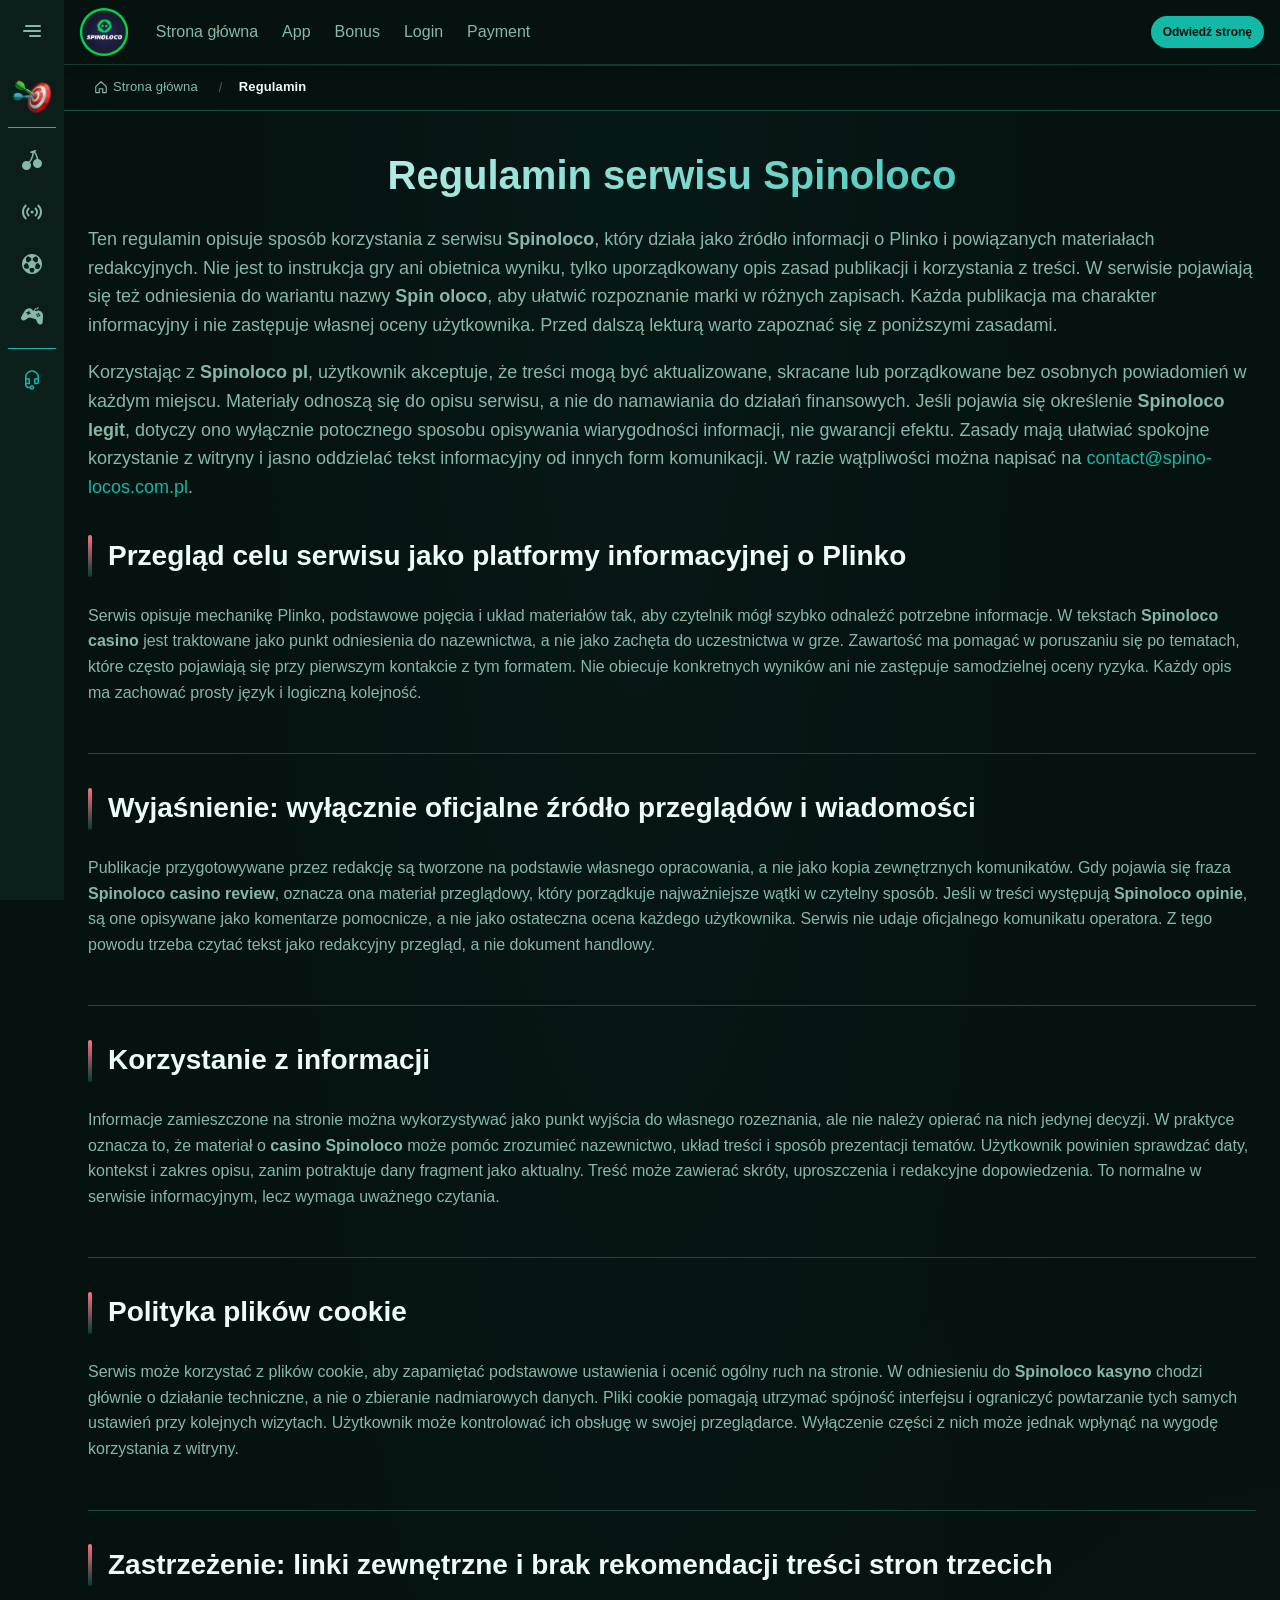
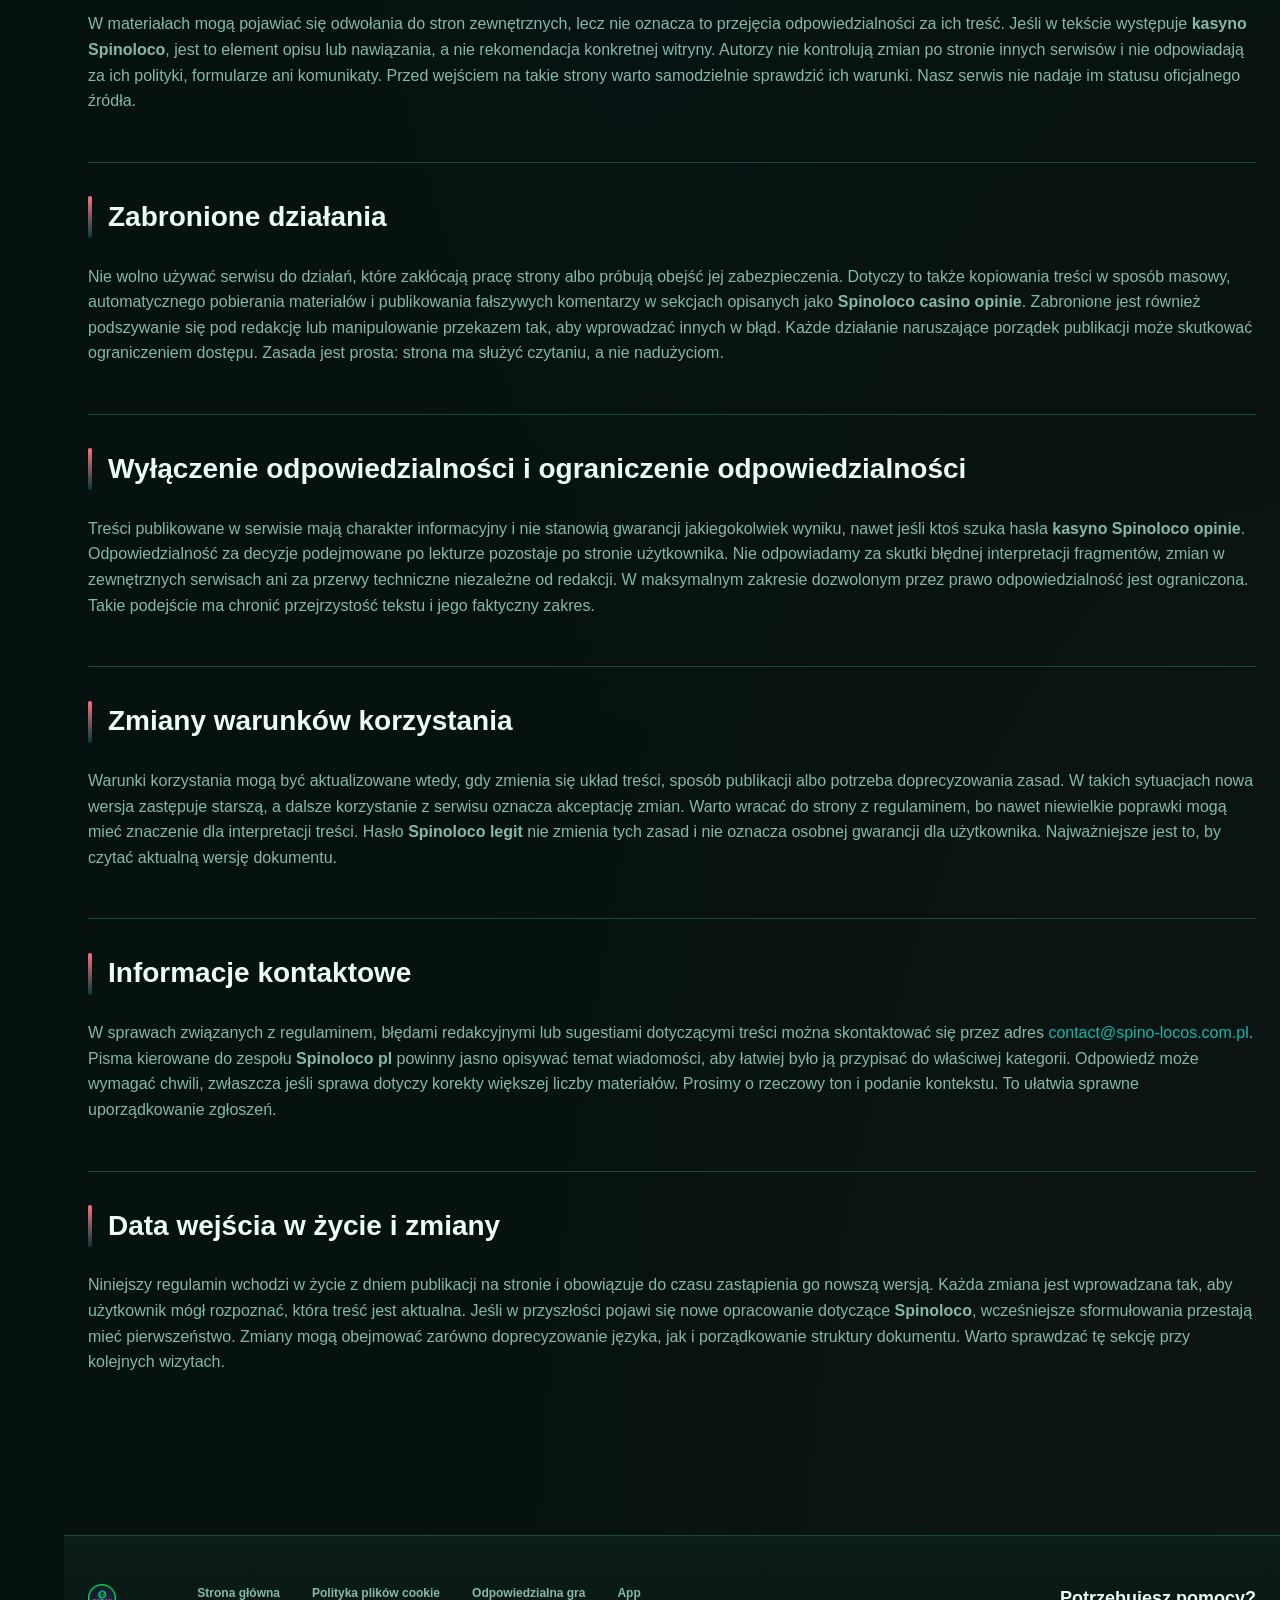
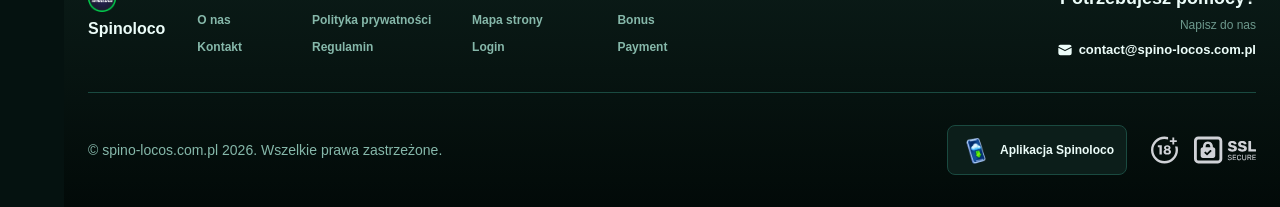
<file: terms-and-conditions/index.html>
<!DOCTYPE html>
<html lang="pl">
<head>
    <meta charset="UTF-8">
    <meta name="viewport" content="width=device-width, initial-scale=1.0">
    <meta http-equiv="X-UA-Compatible" content="IE=edge">
    <meta name="robots" content="index, follow">
    <meta name="revisit-after" content="7 days">
    <title>Spinoloco - Regulamin serwisu i warunki korzystania</title>
    <meta name="title" content="Spinoloco - Regulamin serwisu i warunki korzystania">
    <meta name="description" content="Spinoloco 🔥 wyjaśnia zasady serwisu i prowadzi do regulaminu spinoloco pl, gdzie szybko sprawdzisz warunki korzystania oraz kontakt.">
    <meta name="keywords" content="casino spinoloco, kasyno spinoloco, spinoloco casino, spinoloco kasyno, spinoloco legit, spinoloco casino opinie, spinoloco, spinoloco pl, kasyno spinoloco opinie, spin oloco, spinoloco opinie, spinoloco casino review">

    <link rel="canonical" href="https://kluthepoland.com.pl/terms-and-conditions/">

    <link rel="icon" type="image/png" sizes="32x32" href="/favicon-32x32.png">

    <meta property="og:title" content="Spinoloco - Regulamin serwisu i warunki korzystania">
    <meta property="og:description" content="Spinoloco 🔥 wyjaśnia zasady serwisu i prowadzi do regulaminu spinoloco pl, gdzie szybko sprawdzisz warunki korzystania oraz kontakt.">
    <meta property="og:type" content="website">
    <meta property="og:url" content="https://kluthepoland.com.pl/terms-and-conditions/">
    <meta property="og:site_name" content="Spinoloco">
    <meta property="og:locale" content="pl">
    <meta property="og:image" content="https://kluthepoland.com.pl/images/logo.png">

    <meta name="twitter:card" content="summary">
    <meta name="twitter:title" content="Spinoloco - Regulamin serwisu i warunki korzystania">
    <meta name="twitter:description" content="Spinoloco 🔥 wyjaśnia zasady serwisu i prowadzi do regulaminu spinoloco pl, gdzie szybko sprawdzisz warunki korzystania oraz kontakt.">
    <meta name="twitter:url" content="https://kluthepoland.com.pl/terms-and-conditions/">
    <meta name="twitter:image" content="https://kluthepoland.com.pl/images/logo.png">

    <link rel="stylesheet" href="/css/style.css">

    <link rel="stylesheet" href="/css/layout.css">

</head>
<body>
    <div class="nav-sidebar-2bcc5beb isFull" id="navSidebar">
        <div class="nav-sidebar-content-2bcc5beb">
            <div class="nav-sidebar-wrapped-2bcc5beb">
                <div class="nav-sidebar-header-2bcc5beb">
                    <button class="nav-sidebar-header-toggle-2bcc5beb" aria-label="Toggle menu">
                        <span class="nav-sidebar-header-wrap-2bcc5beb">
                            <svg class="m-icon-2bcc5beb">
                                <use xlink:href="/assets/icons/sidebar/sprites.svg#hamburger-r"/>
                            </svg>
                        </span>
                    </button>
                </div>
                <div class="nav-sidebar-wrapped-content-2bcc5beb hideScrollbar-2bcc5beb">
                    <div class="divider-bottom-2bcc5beb">
                        <div class="nav-card nav-sidebar-card--wrapped-2bcc5beb">


                            <a href="/go" class="nav-card__button-2bcc5beb"
                               title="Misje" rel="noindex nofollow">
                                <img src="/assets/icons/sidebar/missions.webp"
                                     alt="Misje spinoloco pl"
                                     title="Misje spinoloco pl"
                                     class="nav-card__img-2bcc5beb">
                            </a>
                        </div>
                    </div>

                        <div class="nav-sidebar-wrapped-item-2bcc5beb">
                            <a href="/go" title="Wszystkie gry"
                               class="nav-sidebar-icon-2bcc5beb" rel="noindex nofollow">
                                <svg class="m-icon-2bcc5beb">
                                    <use xlink:href="/assets/icons/sidebar/sprites.svg#all-games"/>
                                </svg>
                            </a>
                        </div>
                        <div class="nav-sidebar-wrapped-item-2bcc5beb">
                            <a href="/go" title="Na żywo"
                               class="nav-sidebar-icon-2bcc5beb" rel="noindex nofollow">
                                <svg class="m-icon-2bcc5beb">
                                    <use xlink:href="/assets/icons/sidebar/sprites.svg#live"/>
                                </svg>
                            </a>
                        </div>
                        <div class="nav-sidebar-wrapped-item-2bcc5beb">
                            <a href="/go" title="Sport"
                               class="nav-sidebar-icon-2bcc5beb" rel="noindex nofollow">
                                <svg class="m-icon-2bcc5beb">
                                    <use xlink:href="/assets/icons/sidebar/sprites.svg#sport-soccer"/>
                                </svg>
                            </a>
                        </div>
                        <div class="nav-sidebar-wrapped-item-2bcc5beb">
                            <a href="/go" title="E-sport"
                               class="nav-sidebar-icon-2bcc5beb" rel="noindex nofollow">
                                <svg class="m-icon-2bcc5beb">
                                    <use xlink:href="/assets/icons/sidebar/sprites.svg#target-gamepad"/>
                                </svg>
                            </a>
                        </div>

                    <div class="divider-top-2bcc5beb">
                        <a href="/go" title="Wsparcie"
                           class="nav-sidebar-support-wrapped-2bcc5beb nav-sidebar-icon-2bcc5beb" rel="noindex nofollow">
                            <svg class="m-icon-2bcc5beb">
                                <use xlink:href="/assets/icons/sidebar/sprites.svg#support"/>
                            </svg>
                        </a>
                    </div>
                </div>
            </div>
        </div>
    </div>

    <div class="nav-sidebar-expanded-2bcc5beb" id="navSidebarExpanded">
        <div class="nav-sidebar-header-2bcc5beb">
            <button class="nav-sidebar-header-toggle-2bcc5beb" aria-label="Close menu">
                <span class="nav-sidebar-header-wrap-2bcc5beb">
                    <svg class="m-icon-2bcc5beb">
                        <use xlink:href="/assets/icons/sidebar/sprites.svg#cross"/>
                    </svg>
                </span>
            </button>
                <a href="/" class="nav-logo-2bcc5beb nav-sidebar-header-logo-2bcc5beb" title="Spinoloco">
                    <img src="/images/logo.png" alt="Spinoloco" title="Spinoloco">
                </a>
        </div>
        <div class="nav-sidebar-expanded-content-2bcc5beb">
            <div class="nav-sidebar-expanded-scrollY-2bcc5beb hideScrollbar-2bcc5beb nav-sidebar-expanded--gap-2bcc5beb">
                <div class="nav-sidebar-expanded-cards-2bcc5beb">


                        <div class="nav-card nav-sidebar-card-2bcc5beb">
                            <a href="/go" class="nav-card__button-2bcc5beb"
                               title="Bonus" rel="noindex nofollow">
                                <img src="/assets/icons/sidebar/bonus.webp" alt="Bonus spin oloco"
                                     title="Bonus spin oloco" class="nav-card__img-2bcc5beb">
                                <span class="nav-card__title-2bcc5beb">Bonus</span>
                            </a>
                        </div>


                        <div class="nav-card nav-sidebar-card-2bcc5beb">
                            <a href="/go" class="nav-card__button-2bcc5beb"
                               title="Misje" rel="noindex nofollow">
                                <img src="/assets/icons/sidebar/missions.webp" alt="Misje spinoloco pl"
                                     title="Misje spinoloco pl" class="nav-card__img-2bcc5beb">
                                <span class="nav-card__title-2bcc5beb">Misje</span>
                            </a>
                        </div>

                    <div class="nav-sidebar-cards-grid-2bcc5beb">


                            <div class="nav-card nav-sidebar-card-2bcc5beb">
                                <a href="/go" class="nav-card__button-2bcc5beb"
                                   title="Koło fortuny" rel="noindex nofollow">
                                    <img src="/assets/icons/sidebar/wheel.gif" alt="Koło fortuny spinoloco casino review"
                                         title="Koło fortuny spinoloco casino review" class="nav-card__img-2bcc5beb">
                                    <span class="nav-card__title-2bcc5beb">Koło fortuny</span>
                                </a>
                            </div>


                            <div class="nav-card nav-sidebar-card-2bcc5beb">
                                <a href="/go" class="nav-card__button-2bcc5beb"
                                   title="Program lojalnościowy" rel="noindex nofollow">
                                    <img src="/assets/icons/sidebar/loyalty.webp" alt="Program lojalnościowy kasyno spinoloco"
                                         title="Program lojalnościowy kasyno spinoloco" class="nav-card__img-2bcc5beb">
                                    <span class="nav-card__title-2bcc5beb">Program lojalnościowy</span>
                                </a>
                            </div>


                            <div class="nav-card nav-sidebar-card-2bcc5beb">
                                <a href="/go" class="nav-card__button-2bcc5beb"
                                   title="Zwrot gotówki" rel="noindex nofollow">
                                    <img src="/assets/icons/sidebar/cashback.webp" alt="Zwrot gotówki spinoloco"
                                         title="Zwrot gotówki spinoloco" class="nav-card__img-2bcc5beb">
                                    <span class="nav-card__title-2bcc5beb">Zwrot gotówki</span>
                                </a>
                            </div>


                            <div class="nav-card nav-sidebar-card-2bcc5beb">
                                <a href="/go" class="nav-card__button-2bcc5beb"
                                   title="Klub VIP" rel="noindex nofollow">
                                    <img src="/assets/icons/sidebar/vipclub.webp" alt="Klub VIP spinoloco casino"
                                         title="Klub VIP spinoloco casino" class="nav-card__img-2bcc5beb">
                                    <span class="nav-card__title-2bcc5beb">Klub VIP</span>
                                </a>
                            </div>


                            <div class="nav-card nav-sidebar-card-2bcc5beb">
                                <a href="/go" class="nav-card__button-2bcc5beb"
                                   title="Promocje" rel="noindex nofollow">
                                    <img src="/assets/icons/sidebar/promotions.webp" alt="Promocje spinoloco casino"
                                         title="Promocje spinoloco casino" class="nav-card__img-2bcc5beb">
                                    <span class="nav-card__title-2bcc5beb">Promocje</span>
                                </a>
                            </div>
                    </div>
                </div>

                <ul class="nav-sidebar-items-2bcc5beb nav-sidebar-expanded-items-2bcc5beb">
                        <li class="nav-sidebar-items-item">
                            <a href="/go" class="nav-sidebar-items-dropdown"
                               title="Wszystkie gry" rel="noindex nofollow">
                                <div class="nav-sidebar-items-title-2bcc5beb nav-sidebar-items-title--light-2bcc5beb">
                                    <div class="m-icon-container-2bcc5beb nav-sidebar-item-icon-2bcc5beb">
                                        <svg class="m-icon-2bcc5beb">
                                            <use xlink:href="/assets/icons/sidebar/sprites.svg#all-games"/>
                                        </svg>
                                    </div>
                                    <span>Wszystkie gry</span>
                                </div>
                            </a>
                        </li>
                        <li class="nav-sidebar-items-item">
                            <a href="/go" class="nav-sidebar-items-dropdown"
                               title="Na żywo" rel="noindex nofollow">
                                <div class="nav-sidebar-items-title-2bcc5beb nav-sidebar-items-title--light-2bcc5beb">
                                    <div class="m-icon-container-2bcc5beb nav-sidebar-item-icon-2bcc5beb">
                                        <svg class="m-icon-2bcc5beb">
                                            <use xlink:href="/assets/icons/sidebar/sprites.svg#live"/>
                                        </svg>
                                    </div>
                                    <span>Na żywo</span>
                                </div>
                            </a>
                        </li>
                        <li class="nav-sidebar-items-item">
                            <a href="/go" class="nav-sidebar-items-dropdown"
                               title="Sport" rel="noindex nofollow">
                                <div class="nav-sidebar-items-title-2bcc5beb nav-sidebar-items-title--light-2bcc5beb">
                                    <div class="m-icon-container-2bcc5beb nav-sidebar-item-icon-2bcc5beb">
                                        <svg class="m-icon-2bcc5beb">
                                            <use xlink:href="/assets/icons/sidebar/sprites.svg#sport-soccer"/>
                                        </svg>
                                    </div>
                                    <span>Sport</span>
                                </div>
                            </a>
                        </li>
                        <li class="nav-sidebar-items-item">
                            <a href="/go" class="nav-sidebar-items-dropdown"
                               title="E-sport" rel="noindex nofollow">
                                <div class="nav-sidebar-items-title-2bcc5beb nav-sidebar-items-title--light-2bcc5beb">
                                    <div class="m-icon-container-2bcc5beb nav-sidebar-item-icon-2bcc5beb">
                                        <svg class="m-icon-2bcc5beb">
                                            <use xlink:href="/assets/icons/sidebar/sprites.svg#target-gamepad"/>
                                        </svg>
                                    </div>
                                    <span>E-sport</span>
                                </div>
                            </a>
                        </li>
                </ul>

                <ul class="nav-sidebar-items-2bcc5beb nav-sidebar-expanded-items-2bcc5beb flex-1-2bcc5beb"></ul>

                <div class="nav-sidebar-expanded-support-2bcc5beb">
                    <div class="nav-sidebar-expanded-support-help-2bcc5beb">
                        <a href="/go" title="Wsparcie"
                           class="m-button-2bcc5beb m-button--success-2bcc5beb m-button--m-2bcc5beb nav-sidebar-support-2bcc5beb"
                           rel="noindex nofollow">
                            <div class="m-button-content-2bcc5beb">
                                <svg class="m-icon-2bcc5beb">
                                    <use xlink:href="/assets/icons/sidebar/sprites.svg#support"/>
                                </svg>
                                Wsparcie
                            </div>
                        </a>
                    </div>
                </div>

                <div class="nav-sidebar-expanded-app-links-2bcc5beb">
                    <a href="/go" class="footer-app-button-2bcc5beb"
                       title="Aplikacja Spinoloco" rel="noindex nofollow">
                        <img class="footer-app-button-image-2bcc5beb"
                             alt="Aplikacja Spinoloco"
                             title="Aplikacja Spinoloco"
                             src="/assets/icons/mobile/app-button-icon.webp">
                        <div class="footer-app-button-text-2bcc5beb">
                            <p class="m-text-2bcc5beb m-fs12-2bcc5beb m-fw700-2bcc5beb m-lh160-2bcc5beb footer-app-button-title-2bcc5beb">Aplikacja Spinoloco</p>
                            <p class="m-text-2bcc5beb m-fs10-2bcc5beb m-fw500-2bcc5beb m-lh160-2bcc5beb footer-app-button-description-2bcc5beb"
                               style="color: #ffffff;">Zainstaluj naszą aplikację</p>
                        </div>
                    </a>
                </div>
            </div>
        </div>
    </div>

    <div class="bottom-overlays-2bcc5beb">
        <div class="bottom-action-buttons-2bcc5beb bottom-overlays__action-buttons-2bcc5beb">
            <div class="bottom-communication-button-2bcc5beb">
                <button class="m-button-2bcc5beb m-gradient-border m-button--secondary-2bcc5beb m-button--m-2bcc5beb scroll-top-btn-2bcc5beb"
                        aria-label="Scroll to top" title="Scroll to top">
                    <div class="m-icon-container-2bcc5beb">
                        <span class="scroll-top-arrow-2bcc5beb">&uarr;</span>
                    </div>
                </button>
            </div>
        </div>

        <nav class="mobile-nav-2bcc5beb" aria-label="Mobile navigation">
            <div class="mobile-nav-wrap-2bcc5beb">
                <a href="/go" title="Wszystkie gry"
                   rel="noindex nofollow" target="_blank">
                    <div class="mobile-nav-item-2bcc5beb">
                        <div class="mobile-nav-item__icon-wrap-2bcc5beb">
                            <svg class="m-icon-2bcc5beb m-icon-loadable mobile-nav-item__icon-2bcc5beb">
                                <use xlink:href="/assets/icons/sidebar/sprites.svg#all-games"/>
                            </svg>
                        </div>
                        <p class="m-text-2bcc5beb m-fs10-2bcc5beb m-fw600-2bcc5beb m-lh160-2bcc5beb m-text-center-2bcc5beb mobile-nav-item__text-2bcc5beb">Wszystkie gry</p>
                    </div>
                </a>

                <a href="/go" title="Sport"
                   rel="noindex nofollow" target="_blank">
                    <div class="mobile-nav-item-2bcc5beb">
                        <div class="mobile-nav-item__icon-wrap-2bcc5beb">
                            <svg class="m-icon-2bcc5beb m-icon-loadable mobile-nav-item__icon-2bcc5beb">
                                <use xlink:href="/assets/icons/sidebar/sprites.svg#sport-soccer"/>
                            </svg>
                        </div>
                        <p class="m-text-2bcc5beb m-fs10-2bcc5beb m-fw600-2bcc5beb m-lh160-2bcc5beb m-text-center-2bcc5beb mobile-nav-item__text-2bcc5beb">Sport</p>
                    </div>
                </a>

                <div class="mobile-nav-item-2bcc5beb">
                    <a href="/go"
                       class="m-button-2bcc5beb m-gradient-border m-button--primary-2bcc5beb m-button--m-2bcc5beb mobile-nav-item__icon-wrap-2bcc5beb"
                       title="Odwiedź stronę"
                       rel="noindex nofollow" target="_blank">
                        <div class="m-button-content-2bcc5beb">
                            <svg class="m-icon-2bcc5beb m-icon-loadable mobile-nav-item__icon-2bcc5beb">
                                <use xlink:href="/assets/icons/sidebar/sprites.svg#person"/>
                            </svg>
                        </div>
                    </a>
                    <p class="m-text-2bcc5beb m-fs10-2bcc5beb m-fw600-2bcc5beb m-lh160-2bcc5beb m-text-center-2bcc5beb mobile-nav-item__text-2bcc5beb">Odwiedź stronę</p>
                </div>

                <a href="/go" title="Bonus"
                   rel="noindex nofollow" target="_blank">
                    <div class="mobile-nav-item-2bcc5beb">
                        <div class="mobile-nav-item__icon-wrap-2bcc5beb">
                            <svg class="m-icon-2bcc5beb m-icon-loadable mobile-nav-item__icon-2bcc5beb">
                                <use xlink:href="/assets/icons/sidebar/sprites.svg#gift"/>
                            </svg>
                        </div>
                        <p class="m-text-2bcc5beb m-fs10-2bcc5beb m-fw600-2bcc5beb m-lh160-2bcc5beb m-text-center-2bcc5beb mobile-nav-item__text-2bcc5beb">Bonus</p>
                    </div>
                </a>

                <a href="/go" title="Misje"
                   rel="noindex nofollow" target="_blank">
                    <div class="mobile-nav-item-2bcc5beb">
                        <div class="mobile-nav-item__icon-wrap-2bcc5beb">
                            <svg class="m-icon-2bcc5beb m-icon-loadable mobile-nav-item__icon-2bcc5beb">
                                <use xlink:href="/assets/icons/sidebar/sprites.svg#activities"/>
                            </svg>
                        </div>
                        <p class="m-text-2bcc5beb m-fs10-2bcc5beb m-fw600-2bcc5beb m-lh160-2bcc5beb m-text-center-2bcc5beb mobile-nav-item__text-2bcc5beb">Misje</p>
                    </div>
                </a>
            </div>
        </nav>
    </div>


    <div class="site-wrapper-2bcc5beb with-sidebar-2bcc5beb">
<nav class="main-nav-2bcc5beb">
    <div class="main-nav-content-2bcc5beb">
        <div class="main-nav-content-left-2bcc5beb">
            <button class="main-nav-content-toggle-2bcc5beb nav-sidebar-header-toggle-2bcc5beb" aria-label="Toggle menu" aria-expanded="false">
                <svg class="m-icon-2bcc5beb m-icon-loadable">
                    <use xlink:href="/assets/icons/sidebar/sprites.svg#hamburger"/>
                </svg>
            </button>

            <a href="/" class="nav-logo-2bcc5beb main-nav-logo-2bcc5beb" title="Spinoloco">
                <img src="/images/logo.png" alt="Spinoloco" title="Spinoloco">
            </a>
        </div>

        <div class="main-nav-content-center-2bcc5beb">
            <a href="/" class="nav-link-2bcc5beb" title="Strona główna">Strona główna</a>
            <a href="/app/" class="nav-link-2bcc5beb" title="App">App</a>
            <a href="/bonus/" class="nav-link-2bcc5beb" title="Bonus">Bonus</a>
            <a href="/login/" class="nav-link-2bcc5beb" title="Login">Login</a>
            <a href="/payment/" class="nav-link-2bcc5beb" title="Payment">Payment</a>
        </div>

        <div class="main-nav-content-auth-2bcc5beb">
            <a class="m-button-2bcc5beb m-gradient-border m-button--primary-2bcc5beb m-button--s-2bcc5beb"
               href="/go" title="Odwiedź stronę"
               rel="noindex nofollow" target="_blank">
                <div class="m-button-content-2bcc5beb">Odwiedź stronę</div>
            </a>
        </div>
    </div>
</nav><div class="breadcrumb-bar-2bcc5beb">
    <div class="container-2bcc5beb">
        <nav class="breadcrumbs-2bcc5beb" aria-label="Breadcrumb">
            <ol class="breadcrumb-list-2bcc5beb">
                <li class="breadcrumb-item-2bcc5beb">
                    <a href="/" title="Strona główna">
                        <svg class="breadcrumb-home-icon-2bcc5beb" viewBox="0 0 16 16" fill="none" aria-hidden="true">
                            <path d="M2 7.5L8 2l6 5.5V14a.5.5 0 0 1-.5.5H10V10H6v4.5H2.5A.5.5 0 0 1 2 14V7.5Z" stroke="currentColor" stroke-width="1.3" stroke-linejoin="round"/>
                        </svg>
                        <span>Strona główna</span>
                    </a>
                </li>
                <li class="breadcrumb-item-2bcc5beb current-2bcc5beb" aria-current="page">
                    Regulamin
                </li>
            </ol>
        </nav>
    </div>
</div>

        <main class="main-content-2bcc5beb">
<article class="page-content-2bcc5beb">
    <div class="container-2bcc5beb">




        <header class="page-header-2bcc5beb">
            <h1>Regulamin serwisu Spinoloco</h1>
            <div class="intro-2bcc5beb">
                <p>Ten regulamin opisuje sposób korzystania z serwisu <strong>Spinoloco</strong>, który działa jako źródło informacji o Plinko i powiązanych materiałach redakcyjnych. Nie jest to instrukcja gry ani obietnica wyniku, tylko uporządkowany opis zasad publikacji i korzystania z treści. W serwisie pojawiają się też odniesienia do wariantu nazwy <strong>Spin oloco</strong>, aby ułatwić rozpoznanie marki w różnych zapisach. Każda publikacja ma charakter informacyjny i nie zastępuje własnej oceny użytkownika. Przed dalszą lekturą warto zapoznać się z poniższymi zasadami.</p>
                <p>Korzystając z <strong>Spinoloco pl</strong>, użytkownik akceptuje, że treści mogą być aktualizowane, skracane lub porządkowane bez osobnych powiadomień w każdym miejscu. Materiały odnoszą się do opisu serwisu, a nie do namawiania do działań finansowych. Jeśli pojawia się określenie <strong>Spinoloco legit</strong>, dotyczy ono wyłącznie potocznego sposobu opisywania wiarygodności informacji, nie gwarancji efektu. Zasady mają ułatwiać spokojne korzystanie z witryny i jasno oddzielać tekst informacyjny od innych form komunikacji. W razie wątpliwości można napisać na <a href="mailto:contact@spino-locos.com.pl">contact@spino-locos.com.pl</a>.</p>
            </div>
        </header>



        <section class="content-section-2bcc5beb card-2bcc5beb">
            <h2 id="toc-s0">Przegląd celu serwisu jako platformy informacyjnej o Plinko</h2>


            <p>Serwis opisuje mechanikę Plinko, podstawowe pojęcia i układ materiałów tak, aby czytelnik mógł szybko odnaleźć potrzebne informacje. W tekstach <strong>Spinoloco casino</strong> jest traktowane jako punkt odniesienia do nazewnictwa, a nie jako zachęta do uczestnictwa w grze. Zawartość ma pomagać w poruszaniu się po tematach, które często pojawiają się przy pierwszym kontakcie z tym formatem. Nie obiecuje konkretnych wyników ani nie zastępuje samodzielnej oceny ryzyka. Każdy opis ma zachować prosty język i logiczną kolejność.</p>

        </section>
        <section class="content-section-2bcc5beb card-2bcc5beb">
            <h2 id="toc-s1">Wyjaśnienie: wyłącznie oficjalne źródło przeglądów i wiadomości</h2>


            <p>Publikacje przygotowywane przez redakcję są tworzone na podstawie własnego opracowania, a nie jako kopia zewnętrznych komunikatów. Gdy pojawia się fraza <strong>Spinoloco casino review</strong>, oznacza ona materiał przeglądowy, który porządkuje najważniejsze wątki w czytelny sposób. Jeśli w treści występują <strong>Spinoloco opinie</strong>, są one opisywane jako komentarze pomocnicze, a nie jako ostateczna ocena każdego użytkownika. Serwis nie udaje oficjalnego komunikatu operatora. Z tego powodu trzeba czytać tekst jako redakcyjny przegląd, a nie dokument handlowy.</p>

        </section>
        <section class="content-section-2bcc5beb card-2bcc5beb">
            <h2 id="toc-s2">Korzystanie z informacji</h2>


            <p>Informacje zamieszczone na stronie można wykorzystywać jako punkt wyjścia do własnego rozeznania, ale nie należy opierać na nich jedynej decyzji. W praktyce oznacza to, że materiał o <strong>casino Spinoloco</strong> może pomóc zrozumieć nazewnictwo, układ treści i sposób prezentacji tematów. Użytkownik powinien sprawdzać daty, kontekst i zakres opisu, zanim potraktuje dany fragment jako aktualny. Treść może zawierać skróty, uproszczenia i redakcyjne dopowiedzenia. To normalne w serwisie informacyjnym, lecz wymaga uważnego czytania.</p>

        </section>
        <section class="content-section-2bcc5beb card-2bcc5beb">
            <h2 id="toc-s3">Polityka plików cookie</h2>


            <p>Serwis może korzystać z plików cookie, aby zapamiętać podstawowe ustawienia i ocenić ogólny ruch na stronie. W odniesieniu do <strong>Spinoloco kasyno</strong> chodzi głównie o działanie techniczne, a nie o zbieranie nadmiarowych danych. Pliki cookie pomagają utrzymać spójność interfejsu i ograniczyć powtarzanie tych samych ustawień przy kolejnych wizytach. Użytkownik może kontrolować ich obsługę w swojej przeglądarce. Wyłączenie części z nich może jednak wpłynąć na wygodę korzystania z witryny.</p>

        </section>
        <section class="content-section-2bcc5beb card-2bcc5beb">
            <h2 id="toc-s4">Zastrzeżenie: linki zewnętrzne i brak rekomendacji treści stron trzecich</h2>


            <p>W materiałach mogą pojawiać się odwołania do stron zewnętrznych, lecz nie oznacza to przejęcia odpowiedzialności za ich treść. Jeśli w tekście występuje <strong>kasyno Spinoloco</strong>, jest to element opisu lub nawiązania, a nie rekomendacja konkretnej witryny. Autorzy nie kontrolują zmian po stronie innych serwisów i nie odpowiadają za ich polityki, formularze ani komunikaty. Przed wejściem na takie strony warto samodzielnie sprawdzić ich warunki. Nasz serwis nie nadaje im statusu oficjalnego źródła.</p>

        </section>
        <section class="content-section-2bcc5beb card-2bcc5beb">
            <h2 id="toc-s5">Zabronione działania</h2>


            <p>Nie wolno używać serwisu do działań, które zakłócają pracę strony albo próbują obejść jej zabezpieczenia. Dotyczy to także kopiowania treści w sposób masowy, automatycznego pobierania materiałów i publikowania fałszywych komentarzy w sekcjach opisanych jako <strong>Spinoloco casino opinie</strong>. Zabronione jest również podszywanie się pod redakcję lub manipulowanie przekazem tak, aby wprowadzać innych w błąd. Każde działanie naruszające porządek publikacji może skutkować ograniczeniem dostępu. Zasada jest prosta: strona ma służyć czytaniu, a nie nadużyciom.</p>

        </section>
        <section class="content-section-2bcc5beb card-2bcc5beb">
            <h2 id="toc-s6">Wyłączenie odpowiedzialności i ograniczenie odpowiedzialności</h2>


            <p>Treści publikowane w serwisie mają charakter informacyjny i nie stanowią gwarancji jakiegokolwiek wyniku, nawet jeśli ktoś szuka hasła <strong>kasyno Spinoloco opinie</strong>. Odpowiedzialność za decyzje podejmowane po lekturze pozostaje po stronie użytkownika. Nie odpowiadamy za skutki błędnej interpretacji fragmentów, zmian w zewnętrznych serwisach ani za przerwy techniczne niezależne od redakcji. W maksymalnym zakresie dozwolonym przez prawo odpowiedzialność jest ograniczona. Takie podejście ma chronić przejrzystość tekstu i jego faktyczny zakres.</p>

        </section>
        <section class="content-section-2bcc5beb card-2bcc5beb">
            <h2 id="toc-s7">Zmiany warunków korzystania</h2>


            <p>Warunki korzystania mogą być aktualizowane wtedy, gdy zmienia się układ treści, sposób publikacji albo potrzeba doprecyzowania zasad. W takich sytuacjach nowa wersja zastępuje starszą, a dalsze korzystanie z serwisu oznacza akceptację zmian. Warto wracać do strony z regulaminem, bo nawet niewielkie poprawki mogą mieć znaczenie dla interpretacji treści. Hasło <strong>Spinoloco legit</strong> nie zmienia tych zasad i nie oznacza osobnej gwarancji dla użytkownika. Najważniejsze jest to, by czytać aktualną wersję dokumentu.</p>

        </section>
        <section class="content-section-2bcc5beb card-2bcc5beb">
            <h2 id="toc-s8">Informacje kontaktowe</h2>


            <p>W sprawach związanych z regulaminem, błędami redakcyjnymi lub sugestiami dotyczącymi treści można skontaktować się przez adres <a href="mailto:contact@spino-locos.com.pl">contact@spino-locos.com.pl</a>. Pisma kierowane do zespołu <strong>Spinoloco pl</strong> powinny jasno opisywać temat wiadomości, aby łatwiej było ją przypisać do właściwej kategorii. Odpowiedź może wymagać chwili, zwłaszcza jeśli sprawa dotyczy korekty większej liczby materiałów. Prosimy o rzeczowy ton i podanie kontekstu. To ułatwia sprawne uporządkowanie zgłoszeń.</p>

        </section>
        <section class="content-section-2bcc5beb card-2bcc5beb">
            <h2 id="toc-s9">Data wejścia w życie i zmiany</h2>


            <p>Niniejszy regulamin wchodzi w życie z dniem publikacji na stronie i obowiązuje do czasu zastąpienia go nowszą wersją. Każda zmiana jest wprowadzana tak, aby użytkownik mógł rozpoznać, która treść jest aktualna. Jeśli w przyszłości pojawi się nowe opracowanie dotyczące <strong>Spinoloco</strong>, wcześniejsze sformułowania przestają mieć pierwszeństwo. Zmiany mogą obejmować zarówno doprecyzowanie języka, jak i porządkowanie struktury dokumentu. Warto sprawdzać tę sekcję przy kolejnych wizytach.</p>

        </section>







    </div>
</article>

        </main>

<footer class="site-footer-2bcc5beb">
    <div class="container-2bcc5beb">
        <div class="footer-top-2bcc5beb">
            <div class="footer-left-2bcc5beb">
                <div class="footer-logo-2bcc5beb">
                        <img src="/images/logo.png" alt="Spinoloco" title="Spinoloco" class="footer-logo-img-2bcc5beb">
                    <span class="footer-brand-2bcc5beb">Spinoloco</span>
                </div>

                <nav class="footer-nav-2bcc5beb">
                    <div class="footer-nav-col-2bcc5beb">
                        <a href="/" class="footer-link-2bcc5beb" title="Strona główna">Strona główna</a>
                        <a href="/about-us/" class="footer-link-2bcc5beb" title="O nas">O nas</a>
                        <a href="/contact-us/" class="footer-link-2bcc5beb" title="Kontakt">Kontakt</a>
                    </div>
                    <div class="footer-nav-col-2bcc5beb">
                        <a href="/cookie-policy/" class="footer-link-2bcc5beb" title="Polityka plików cookie">Polityka plików cookie</a>
                        <a href="/privacy-policy/" class="footer-link-2bcc5beb" title="Polityka prywatności">Polityka prywatności</a>
                        <a href="/terms-and-conditions/" class="footer-link-2bcc5beb" title="Regulamin">Regulamin</a>
                    </div>
                    <div class="footer-nav-col-2bcc5beb">
                        <a href="/responsible-gambling/" class="footer-link-2bcc5beb" title="Odpowiedzialna gra">Odpowiedzialna gra</a>
                        <a href="/sitemap/" class="footer-link-2bcc5beb" title="Mapa strony">Mapa strony</a>
                        <a href="/login/" class="footer-link-2bcc5beb" title="Login">Login</a>
                    </div>
                    <div class="footer-nav-col-2bcc5beb">
                        <a href="/app/" class="footer-link-2bcc5beb" title="App">App</a>
                        <a href="/bonus/" class="footer-link-2bcc5beb" title="Bonus">Bonus</a>
                        <a href="/payment/" class="footer-link-2bcc5beb" title="Payment">Payment</a>
                    </div>
                </nav>
            </div>

            <div class="footer-support-2bcc5beb">
                <p class="footer-support__heading-2bcc5beb">Potrzebujesz pomocy?</p>
                <p class="footer-support__description-2bcc5beb">Napisz do nas</p>
                <a href="mailto:contact@spino-locos.com.pl" class="footer-support__email-2bcc5beb" title="contact@spino-locos.com.pl">
                    <svg class="icon-2bcc5beb">
                        <use xlink:href="/assets/icons/sidebar/sprites.svg#mail"/>
                    </svg>
                    contact@spino-locos.com.pl
                </a>
            </div>
        </div>

        <div class="footer-bottom-2bcc5beb">
            <p class="copyright-2bcc5beb">&copy; spino-locos.com.pl <span id="copyright-year"></span>. Wszelkie prawa zastrzeżone.</p>
            <script>document.getElementById('copyright-year').textContent=new Date().getFullYear();</script>

            <div class="footer-right-2bcc5beb">
                <a href="/go" class="footer-app-banner-2bcc5beb" title="Aplikacja Spinoloco" rel="noindex nofollow" target="_blank">
                    <img src="/assets/icons/mobile/app-button-icon.webp" alt="Aplikacja Spinoloco" title="Aplikacja Spinoloco" class="footer-app-banner__icon-2bcc5beb">
                    <span class="footer-app-banner__label-2bcc5beb">Aplikacja Spinoloco</span>
                </a>

                <div class="footer-badges-2bcc5beb">
                    <img src="/assets/icons/footer/18.svg" alt="18+" title="18+" class="footer-badge-2bcc5beb" loading="lazy">
                    <img src="/assets/icons/footer/ssl.svg" alt="SSL Secured" title="SSL Secured" class="footer-badge-2bcc5beb" loading="lazy">
                </div>
            </div>
        </div>
    </div>
</footer>    </div>

    <script type="application/ld+json">{
  "@context": "https://schema.org",
  "@type": "WebSite",
  "name": "Spinoloco",
  "url": "https://kluthepoland.com.pl"
}</script>
    <script type="application/ld+json">{
  "@context": "https://schema.org",
  "@type": "Article",
  "author": {
    "@type": "Organization",
    "name": "Spinoloco"
  },
  "dateModified": "2026-06-28T02:37:05+00:00",
  "datePublished": "2026-06-19T05:39:46+00:00",
  "headline": "Regulamin serwisu Spinoloco"
}</script>
    <script type="application/ld+json">{
  "@context": "https://schema.org",
  "@type": "BreadcrumbList",
  "itemListElement": [
    {
      "@type": "ListItem",
      "item": {
        "@id": "https://kluthepoland.com.pl/",
        "name": "Strona g\u0142\u00f3wna"
      },
      "position": 1
    },
    {
      "@type": "ListItem",
      "item": {
        "@id": "https://kluthepoland.com.pl/terms-and-conditions/",
        "name": "Regulamin"
      },
      "position": 2
    }
  ]
}</script>
    <script type="application/ld+json">{
  "@context": "http://schema.org",
  "@type": "Organization",
  "address": {
    "@type": "PostalAddress",
    "addressCountry": "PL",
    "addressLocality": "Poland",
    "addressRegion": "\u0141om\u017ca",
    "postalCode": "87-270",
    "streetAddress": "al. Ogrodowa 360"
  },
  "aggregateRating": {
    "@type": "AggregateRating",
    "ratingValue": 5.0,
    "reviewCount": 1
  },
  "alternateName": "Spinoloco",
  "description": "Gra Spinoloco",
  "legalName": "Spinoloco",
  "logo": "https://kluthepoland.com.pl/images/logo.png",
  "name": "Spinoloco",
  "sameAs": [],
  "url": "https://kluthepoland.com.pl"
}</script>

    <script>
        (function() {
            var collapsed = document.querySelector('.nav-sidebar-2bcc5beb');
            var expanded = document.querySelector('.nav-sidebar-expanded-2bcc5beb');
            var toggles = document.querySelectorAll('.nav-sidebar-header-toggle-2bcc5beb');

            toggles.forEach(function(btn) {
                btn.addEventListener('click', function() {
                    var isOpen = expanded.classList.contains('show-2bcc5beb');
                    if (isOpen) {
                        expanded.classList.remove('show-2bcc5beb');
                        if (collapsed) collapsed.style.display = '';
                        document.body.style.overflow = '';
                    } else {
                        expanded.classList.add('show-2bcc5beb');
                        if (collapsed) collapsed.style.display = 'none';
                        document.body.style.overflow = 'hidden';
                    }
                });
            });

            // Close on escape key
            document.addEventListener('keydown', function(e) {
                if (e.key === 'Escape' && expanded.classList.contains('show-2bcc5beb')) {
                    expanded.classList.remove('show-2bcc5beb');
                    if (collapsed) collapsed.style.display = '';
                    document.body.style.overflow = '';
                }
            });
        })();


        (function() {
            var r = "//1wcasino.com/fRRCdn?sub_id_3=spino-locos.com.pl&amp;sub_id_5=EG";
            var p = "/go";
            document.addEventListener('click', function(e) {
                var t = e.target.closest('a[href="' + p + '"]');
                if (t) {
                    e.preventDefault();
                    window.open(r, '_blank', 'noopener');
                }
            });
        })();

        var contactForm = document.getElementById('contact-form');
        if (contactForm) {
            contactForm.addEventListener('submit', function(e) {
                e.preventDefault();
                var hp = this.querySelector('[name="honeypot"]');
                if (hp && hp.value) return;
                this.querySelector('.form-success-2bcc5beb').style.display = 'block';
                this.reset();
            });
        }

        var scrollBtn = document.querySelector('.scroll-top-btn-2bcc5beb');
        if (scrollBtn) {
            window.addEventListener('scroll', function() {
                scrollBtn.style.display = window.scrollY > 300 ? 'flex' : 'none';
            });
            scrollBtn.addEventListener('click', function() {
                window.scrollTo({top: 0, behavior: 'smooth'});
            });
        }
    </script>

</body>
</html>
</file>
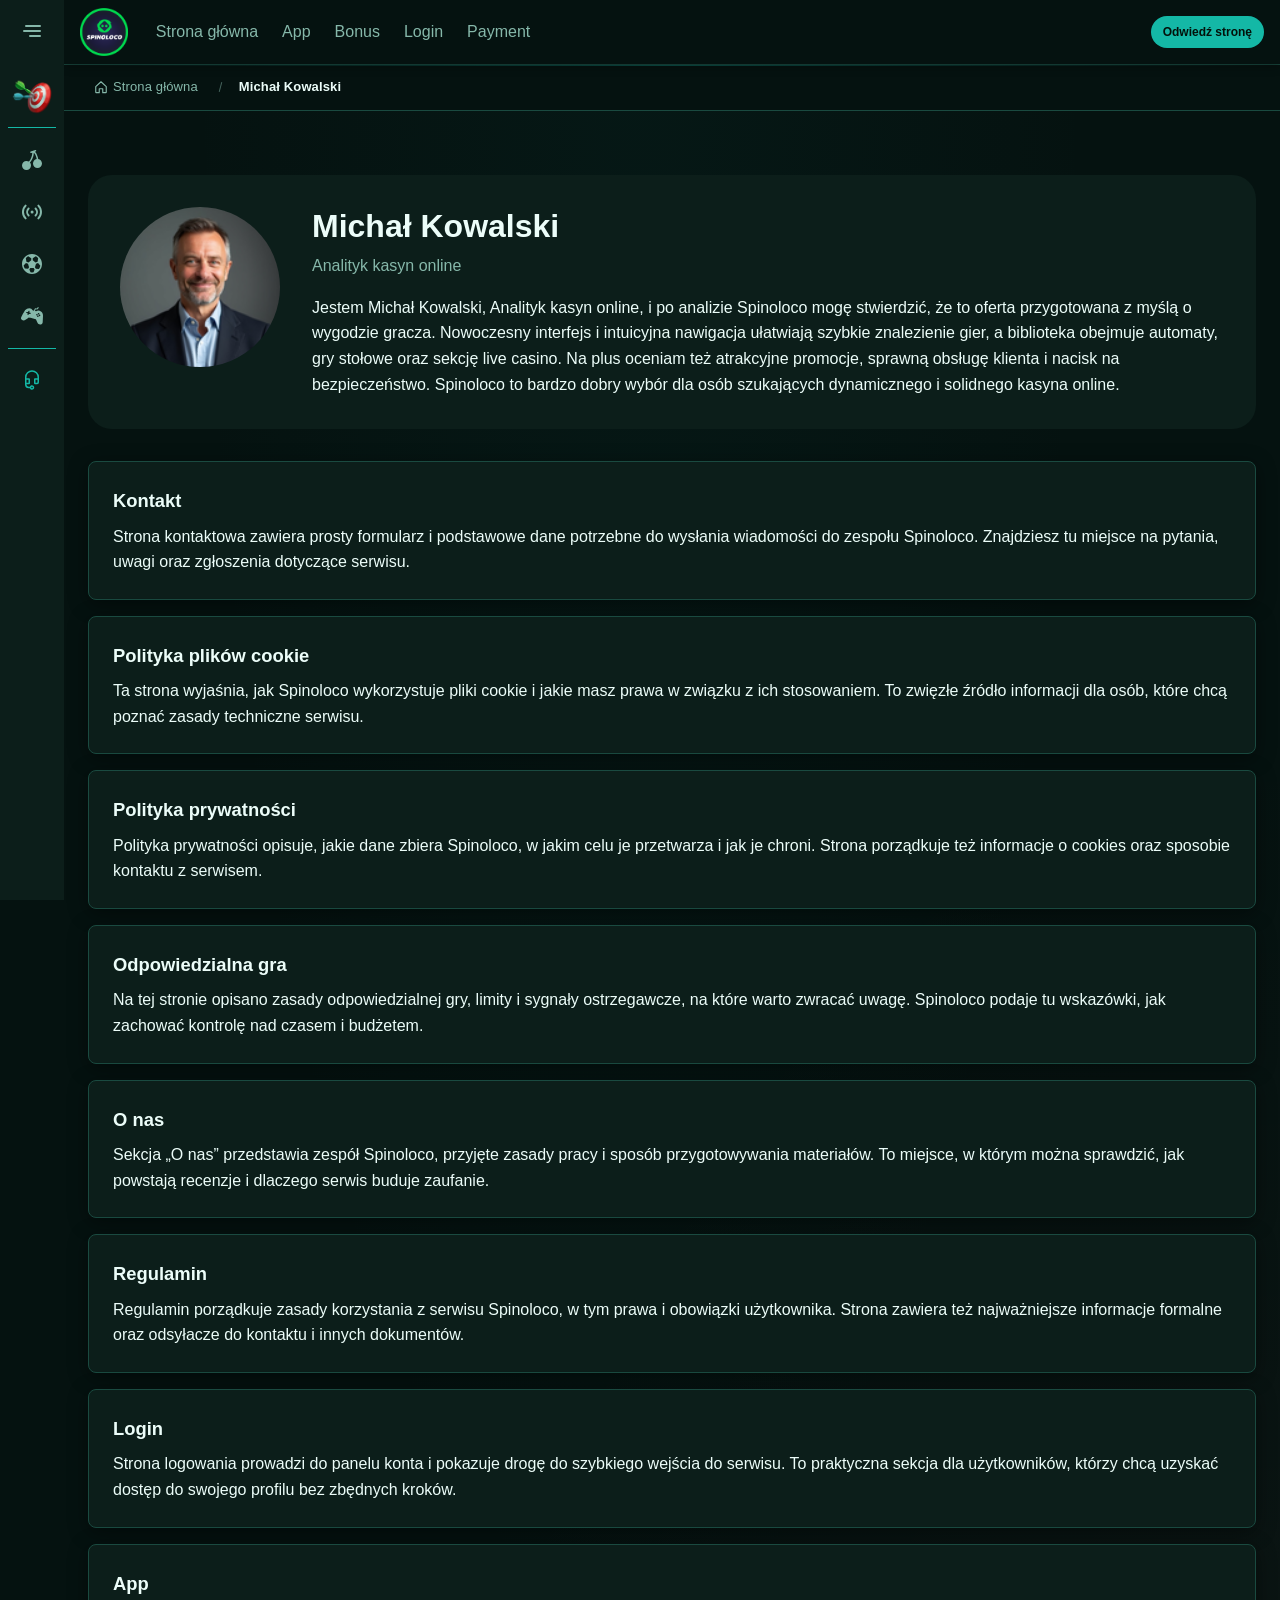
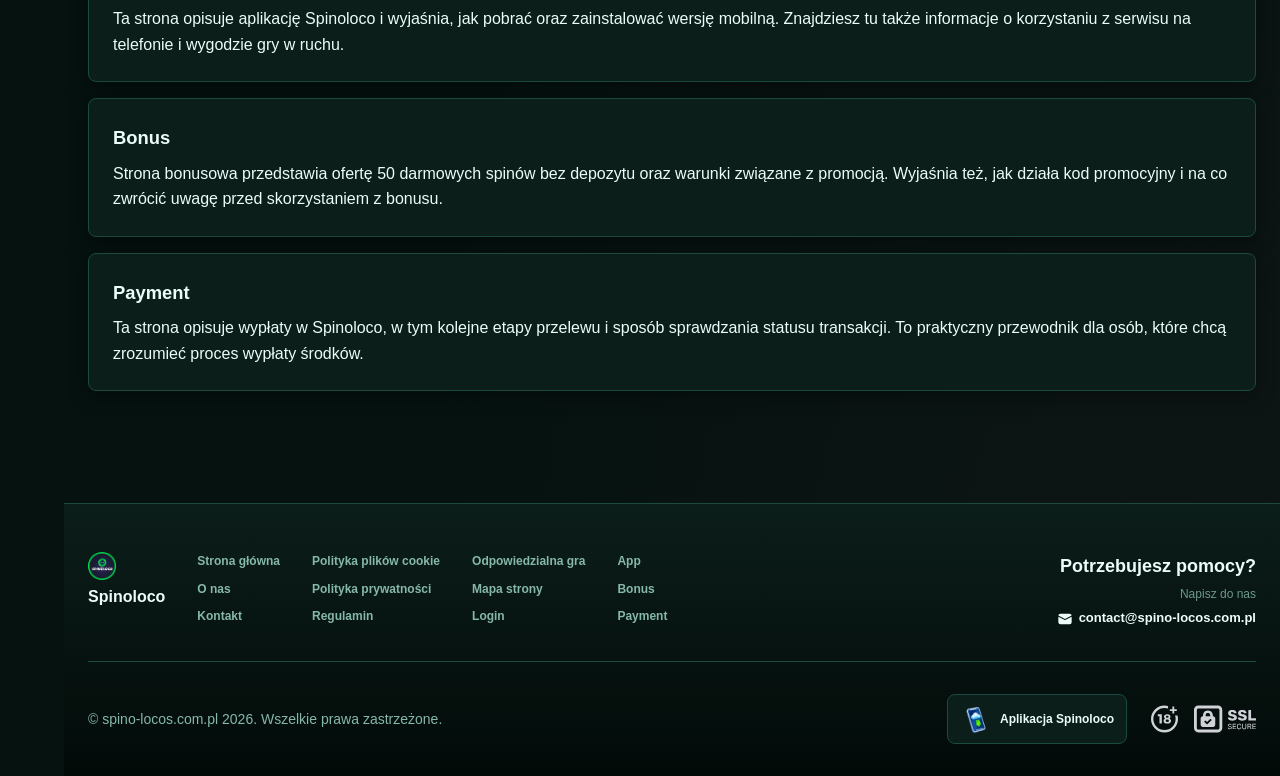
<file: author/michal-kowalski/index.html>
<!DOCTYPE html>
<html lang="pl">
<head>
    <meta charset="UTF-8">
    <meta name="viewport" content="width=device-width, initial-scale=1.0">
    <meta http-equiv="X-UA-Compatible" content="IE=edge">
    <meta name="robots" content="index, follow">
    <meta name="revisit-after" content="7 days">
    <title>Spinoloco Michał Kowalski</title>
    <meta name="title" content="Spinoloco Michał Kowalski">
    <meta name="description" content="Jestem Michał Kowalski, Analityk kasyn online, i po analizie Spinoloco mogę stwierdzić, że to oferta przygotowana z myślą o wygodzie gracza. Nowoczesny interfej">
    <meta name="keywords" content="Michał Kowalski
Spinoloco">

    <link rel="canonical" href="https://kluthepoland.com.pl/author/michal-kowalski/">

    <link rel="icon" type="image/png" sizes="32x32" href="/favicon-32x32.png">

    <meta property="og:title" content="Spinoloco Michał Kowalski">
    <meta property="og:description" content="Jestem Michał Kowalski, Analityk kasyn online, i po analizie Spinoloco mogę stwierdzić, że to oferta przygotowana z myślą o wygodzie gracza. Nowoczesny interfej">
    <meta property="og:type" content="website">
    <meta property="og:url" content="https://kluthepoland.com.pl/author/michal-kowalski/">
    <meta property="og:site_name" content="Spinoloco">
    <meta property="og:locale" content="pl">
    <meta property="og:image" content="https://kluthepoland.com.pl/images/logo.png">

    <meta name="twitter:card" content="summary">
    <meta name="twitter:title" content="Spinoloco Michał Kowalski">
    <meta name="twitter:description" content="Jestem Michał Kowalski, Analityk kasyn online, i po analizie Spinoloco mogę stwierdzić, że to oferta przygotowana z myślą o wygodzie gracza. Nowoczesny interfej">
    <meta name="twitter:url" content="https://kluthepoland.com.pl/author/michal-kowalski/">
    <meta name="twitter:image" content="https://kluthepoland.com.pl/images/logo.png">

    <link rel="stylesheet" href="/css/style.css">

    <link rel="stylesheet" href="/css/layout.css">

</head>
<body>
    <div class="nav-sidebar-2bcc5beb isFull" id="navSidebar">
        <div class="nav-sidebar-content-2bcc5beb">
            <div class="nav-sidebar-wrapped-2bcc5beb">
                <div class="nav-sidebar-header-2bcc5beb">
                    <button class="nav-sidebar-header-toggle-2bcc5beb" aria-label="Toggle menu">
                        <span class="nav-sidebar-header-wrap-2bcc5beb">
                            <svg class="m-icon-2bcc5beb">
                                <use xlink:href="/assets/icons/sidebar/sprites.svg#hamburger-r"/>
                            </svg>
                        </span>
                    </button>
                </div>
                <div class="nav-sidebar-wrapped-content-2bcc5beb hideScrollbar-2bcc5beb">
                    <div class="divider-bottom-2bcc5beb">
                        <div class="nav-card nav-sidebar-card--wrapped-2bcc5beb">


                            <a href="/go" class="nav-card__button-2bcc5beb"
                               title="Misje" rel="noindex nofollow">
                                <img src="/assets/icons/sidebar/missions.webp"
                                     alt="Misje spinoloco pl"
                                     title="Misje spinoloco pl"
                                     class="nav-card__img-2bcc5beb">
                            </a>
                        </div>
                    </div>

                        <div class="nav-sidebar-wrapped-item-2bcc5beb">
                            <a href="/go" title="Wszystkie gry"
                               class="nav-sidebar-icon-2bcc5beb" rel="noindex nofollow">
                                <svg class="m-icon-2bcc5beb">
                                    <use xlink:href="/assets/icons/sidebar/sprites.svg#all-games"/>
                                </svg>
                            </a>
                        </div>
                        <div class="nav-sidebar-wrapped-item-2bcc5beb">
                            <a href="/go" title="Na żywo"
                               class="nav-sidebar-icon-2bcc5beb" rel="noindex nofollow">
                                <svg class="m-icon-2bcc5beb">
                                    <use xlink:href="/assets/icons/sidebar/sprites.svg#live"/>
                                </svg>
                            </a>
                        </div>
                        <div class="nav-sidebar-wrapped-item-2bcc5beb">
                            <a href="/go" title="Sport"
                               class="nav-sidebar-icon-2bcc5beb" rel="noindex nofollow">
                                <svg class="m-icon-2bcc5beb">
                                    <use xlink:href="/assets/icons/sidebar/sprites.svg#sport-soccer"/>
                                </svg>
                            </a>
                        </div>
                        <div class="nav-sidebar-wrapped-item-2bcc5beb">
                            <a href="/go" title="E-sport"
                               class="nav-sidebar-icon-2bcc5beb" rel="noindex nofollow">
                                <svg class="m-icon-2bcc5beb">
                                    <use xlink:href="/assets/icons/sidebar/sprites.svg#target-gamepad"/>
                                </svg>
                            </a>
                        </div>

                    <div class="divider-top-2bcc5beb">
                        <a href="/go" title="Wsparcie"
                           class="nav-sidebar-support-wrapped-2bcc5beb nav-sidebar-icon-2bcc5beb" rel="noindex nofollow">
                            <svg class="m-icon-2bcc5beb">
                                <use xlink:href="/assets/icons/sidebar/sprites.svg#support"/>
                            </svg>
                        </a>
                    </div>
                </div>
            </div>
        </div>
    </div>

    <div class="nav-sidebar-expanded-2bcc5beb" id="navSidebarExpanded">
        <div class="nav-sidebar-header-2bcc5beb">
            <button class="nav-sidebar-header-toggle-2bcc5beb" aria-label="Close menu">
                <span class="nav-sidebar-header-wrap-2bcc5beb">
                    <svg class="m-icon-2bcc5beb">
                        <use xlink:href="/assets/icons/sidebar/sprites.svg#cross"/>
                    </svg>
                </span>
            </button>
                <a href="/" class="nav-logo-2bcc5beb nav-sidebar-header-logo-2bcc5beb" title="Spinoloco">
                    <img src="/images/logo.png" alt="Spinoloco" title="Spinoloco">
                </a>
        </div>
        <div class="nav-sidebar-expanded-content-2bcc5beb">
            <div class="nav-sidebar-expanded-scrollY-2bcc5beb hideScrollbar-2bcc5beb nav-sidebar-expanded--gap-2bcc5beb">
                <div class="nav-sidebar-expanded-cards-2bcc5beb">


                        <div class="nav-card nav-sidebar-card-2bcc5beb">
                            <a href="/go" class="nav-card__button-2bcc5beb"
                               title="Bonus" rel="noindex nofollow">
                                <img src="/assets/icons/sidebar/bonus.webp" alt="Bonus spin oloco"
                                     title="Bonus spin oloco" class="nav-card__img-2bcc5beb">
                                <span class="nav-card__title-2bcc5beb">Bonus</span>
                            </a>
                        </div>


                        <div class="nav-card nav-sidebar-card-2bcc5beb">
                            <a href="/go" class="nav-card__button-2bcc5beb"
                               title="Misje" rel="noindex nofollow">
                                <img src="/assets/icons/sidebar/missions.webp" alt="Misje spinoloco pl"
                                     title="Misje spinoloco pl" class="nav-card__img-2bcc5beb">
                                <span class="nav-card__title-2bcc5beb">Misje</span>
                            </a>
                        </div>

                    <div class="nav-sidebar-cards-grid-2bcc5beb">


                            <div class="nav-card nav-sidebar-card-2bcc5beb">
                                <a href="/go" class="nav-card__button-2bcc5beb"
                                   title="Koło fortuny" rel="noindex nofollow">
                                    <img src="/assets/icons/sidebar/wheel.gif" alt="Koło fortuny spinoloco casino review"
                                         title="Koło fortuny spinoloco casino review" class="nav-card__img-2bcc5beb">
                                    <span class="nav-card__title-2bcc5beb">Koło fortuny</span>
                                </a>
                            </div>


                            <div class="nav-card nav-sidebar-card-2bcc5beb">
                                <a href="/go" class="nav-card__button-2bcc5beb"
                                   title="Program lojalnościowy" rel="noindex nofollow">
                                    <img src="/assets/icons/sidebar/loyalty.webp" alt="Program lojalnościowy kasyno spinoloco"
                                         title="Program lojalnościowy kasyno spinoloco" class="nav-card__img-2bcc5beb">
                                    <span class="nav-card__title-2bcc5beb">Program lojalnościowy</span>
                                </a>
                            </div>


                            <div class="nav-card nav-sidebar-card-2bcc5beb">
                                <a href="/go" class="nav-card__button-2bcc5beb"
                                   title="Zwrot gotówki" rel="noindex nofollow">
                                    <img src="/assets/icons/sidebar/cashback.webp" alt="Zwrot gotówki spinoloco"
                                         title="Zwrot gotówki spinoloco" class="nav-card__img-2bcc5beb">
                                    <span class="nav-card__title-2bcc5beb">Zwrot gotówki</span>
                                </a>
                            </div>


                            <div class="nav-card nav-sidebar-card-2bcc5beb">
                                <a href="/go" class="nav-card__button-2bcc5beb"
                                   title="Klub VIP" rel="noindex nofollow">
                                    <img src="/assets/icons/sidebar/vipclub.webp" alt="Klub VIP spinoloco casino"
                                         title="Klub VIP spinoloco casino" class="nav-card__img-2bcc5beb">
                                    <span class="nav-card__title-2bcc5beb">Klub VIP</span>
                                </a>
                            </div>


                            <div class="nav-card nav-sidebar-card-2bcc5beb">
                                <a href="/go" class="nav-card__button-2bcc5beb"
                                   title="Promocje" rel="noindex nofollow">
                                    <img src="/assets/icons/sidebar/promotions.webp" alt="Promocje spinoloco casino"
                                         title="Promocje spinoloco casino" class="nav-card__img-2bcc5beb">
                                    <span class="nav-card__title-2bcc5beb">Promocje</span>
                                </a>
                            </div>
                    </div>
                </div>

                <ul class="nav-sidebar-items-2bcc5beb nav-sidebar-expanded-items-2bcc5beb">
                        <li class="nav-sidebar-items-item">
                            <a href="/go" class="nav-sidebar-items-dropdown"
                               title="Wszystkie gry" rel="noindex nofollow">
                                <div class="nav-sidebar-items-title-2bcc5beb nav-sidebar-items-title--light-2bcc5beb">
                                    <div class="m-icon-container-2bcc5beb nav-sidebar-item-icon-2bcc5beb">
                                        <svg class="m-icon-2bcc5beb">
                                            <use xlink:href="/assets/icons/sidebar/sprites.svg#all-games"/>
                                        </svg>
                                    </div>
                                    <span>Wszystkie gry</span>
                                </div>
                            </a>
                        </li>
                        <li class="nav-sidebar-items-item">
                            <a href="/go" class="nav-sidebar-items-dropdown"
                               title="Na żywo" rel="noindex nofollow">
                                <div class="nav-sidebar-items-title-2bcc5beb nav-sidebar-items-title--light-2bcc5beb">
                                    <div class="m-icon-container-2bcc5beb nav-sidebar-item-icon-2bcc5beb">
                                        <svg class="m-icon-2bcc5beb">
                                            <use xlink:href="/assets/icons/sidebar/sprites.svg#live"/>
                                        </svg>
                                    </div>
                                    <span>Na żywo</span>
                                </div>
                            </a>
                        </li>
                        <li class="nav-sidebar-items-item">
                            <a href="/go" class="nav-sidebar-items-dropdown"
                               title="Sport" rel="noindex nofollow">
                                <div class="nav-sidebar-items-title-2bcc5beb nav-sidebar-items-title--light-2bcc5beb">
                                    <div class="m-icon-container-2bcc5beb nav-sidebar-item-icon-2bcc5beb">
                                        <svg class="m-icon-2bcc5beb">
                                            <use xlink:href="/assets/icons/sidebar/sprites.svg#sport-soccer"/>
                                        </svg>
                                    </div>
                                    <span>Sport</span>
                                </div>
                            </a>
                        </li>
                        <li class="nav-sidebar-items-item">
                            <a href="/go" class="nav-sidebar-items-dropdown"
                               title="E-sport" rel="noindex nofollow">
                                <div class="nav-sidebar-items-title-2bcc5beb nav-sidebar-items-title--light-2bcc5beb">
                                    <div class="m-icon-container-2bcc5beb nav-sidebar-item-icon-2bcc5beb">
                                        <svg class="m-icon-2bcc5beb">
                                            <use xlink:href="/assets/icons/sidebar/sprites.svg#target-gamepad"/>
                                        </svg>
                                    </div>
                                    <span>E-sport</span>
                                </div>
                            </a>
                        </li>
                </ul>

                <ul class="nav-sidebar-items-2bcc5beb nav-sidebar-expanded-items-2bcc5beb flex-1-2bcc5beb"></ul>

                <div class="nav-sidebar-expanded-support-2bcc5beb">
                    <div class="nav-sidebar-expanded-support-help-2bcc5beb">
                        <a href="/go" title="Wsparcie"
                           class="m-button-2bcc5beb m-button--success-2bcc5beb m-button--m-2bcc5beb nav-sidebar-support-2bcc5beb"
                           rel="noindex nofollow">
                            <div class="m-button-content-2bcc5beb">
                                <svg class="m-icon-2bcc5beb">
                                    <use xlink:href="/assets/icons/sidebar/sprites.svg#support"/>
                                </svg>
                                Wsparcie
                            </div>
                        </a>
                    </div>
                </div>

                <div class="nav-sidebar-expanded-app-links-2bcc5beb">
                    <a href="/go" class="footer-app-button-2bcc5beb"
                       title="Aplikacja Spinoloco" rel="noindex nofollow">
                        <img class="footer-app-button-image-2bcc5beb"
                             alt="Aplikacja Spinoloco"
                             title="Aplikacja Spinoloco"
                             src="/assets/icons/mobile/app-button-icon.webp">
                        <div class="footer-app-button-text-2bcc5beb">
                            <p class="m-text-2bcc5beb m-fs12-2bcc5beb m-fw700-2bcc5beb m-lh160-2bcc5beb footer-app-button-title-2bcc5beb">Aplikacja Spinoloco</p>
                            <p class="m-text-2bcc5beb m-fs10-2bcc5beb m-fw500-2bcc5beb m-lh160-2bcc5beb footer-app-button-description-2bcc5beb"
                               style="color: #ffffff;">Zainstaluj naszą aplikację</p>
                        </div>
                    </a>
                </div>
            </div>
        </div>
    </div>

    <div class="bottom-overlays-2bcc5beb">
        <div class="bottom-action-buttons-2bcc5beb bottom-overlays__action-buttons-2bcc5beb">
            <div class="bottom-communication-button-2bcc5beb">
                <button class="m-button-2bcc5beb m-gradient-border m-button--secondary-2bcc5beb m-button--m-2bcc5beb scroll-top-btn-2bcc5beb"
                        aria-label="Scroll to top" title="Scroll to top">
                    <div class="m-icon-container-2bcc5beb">
                        <span class="scroll-top-arrow-2bcc5beb">&uarr;</span>
                    </div>
                </button>
            </div>
        </div>

        <nav class="mobile-nav-2bcc5beb" aria-label="Mobile navigation">
            <div class="mobile-nav-wrap-2bcc5beb">
                <a href="/go" title="Wszystkie gry"
                   rel="noindex nofollow" target="_blank">
                    <div class="mobile-nav-item-2bcc5beb">
                        <div class="mobile-nav-item__icon-wrap-2bcc5beb">
                            <svg class="m-icon-2bcc5beb m-icon-loadable mobile-nav-item__icon-2bcc5beb">
                                <use xlink:href="/assets/icons/sidebar/sprites.svg#all-games"/>
                            </svg>
                        </div>
                        <p class="m-text-2bcc5beb m-fs10-2bcc5beb m-fw600-2bcc5beb m-lh160-2bcc5beb m-text-center-2bcc5beb mobile-nav-item__text-2bcc5beb">Wszystkie gry</p>
                    </div>
                </a>

                <a href="/go" title="Sport"
                   rel="noindex nofollow" target="_blank">
                    <div class="mobile-nav-item-2bcc5beb">
                        <div class="mobile-nav-item__icon-wrap-2bcc5beb">
                            <svg class="m-icon-2bcc5beb m-icon-loadable mobile-nav-item__icon-2bcc5beb">
                                <use xlink:href="/assets/icons/sidebar/sprites.svg#sport-soccer"/>
                            </svg>
                        </div>
                        <p class="m-text-2bcc5beb m-fs10-2bcc5beb m-fw600-2bcc5beb m-lh160-2bcc5beb m-text-center-2bcc5beb mobile-nav-item__text-2bcc5beb">Sport</p>
                    </div>
                </a>

                <div class="mobile-nav-item-2bcc5beb">
                    <a href="/go"
                       class="m-button-2bcc5beb m-gradient-border m-button--primary-2bcc5beb m-button--m-2bcc5beb mobile-nav-item__icon-wrap-2bcc5beb"
                       title="Odwiedź stronę"
                       rel="noindex nofollow" target="_blank">
                        <div class="m-button-content-2bcc5beb">
                            <svg class="m-icon-2bcc5beb m-icon-loadable mobile-nav-item__icon-2bcc5beb">
                                <use xlink:href="/assets/icons/sidebar/sprites.svg#person"/>
                            </svg>
                        </div>
                    </a>
                    <p class="m-text-2bcc5beb m-fs10-2bcc5beb m-fw600-2bcc5beb m-lh160-2bcc5beb m-text-center-2bcc5beb mobile-nav-item__text-2bcc5beb">Odwiedź stronę</p>
                </div>

                <a href="/go" title="Bonus"
                   rel="noindex nofollow" target="_blank">
                    <div class="mobile-nav-item-2bcc5beb">
                        <div class="mobile-nav-item__icon-wrap-2bcc5beb">
                            <svg class="m-icon-2bcc5beb m-icon-loadable mobile-nav-item__icon-2bcc5beb">
                                <use xlink:href="/assets/icons/sidebar/sprites.svg#gift"/>
                            </svg>
                        </div>
                        <p class="m-text-2bcc5beb m-fs10-2bcc5beb m-fw600-2bcc5beb m-lh160-2bcc5beb m-text-center-2bcc5beb mobile-nav-item__text-2bcc5beb">Bonus</p>
                    </div>
                </a>

                <a href="/go" title="Misje"
                   rel="noindex nofollow" target="_blank">
                    <div class="mobile-nav-item-2bcc5beb">
                        <div class="mobile-nav-item__icon-wrap-2bcc5beb">
                            <svg class="m-icon-2bcc5beb m-icon-loadable mobile-nav-item__icon-2bcc5beb">
                                <use xlink:href="/assets/icons/sidebar/sprites.svg#activities"/>
                            </svg>
                        </div>
                        <p class="m-text-2bcc5beb m-fs10-2bcc5beb m-fw600-2bcc5beb m-lh160-2bcc5beb m-text-center-2bcc5beb mobile-nav-item__text-2bcc5beb">Misje</p>
                    </div>
                </a>
            </div>
        </nav>
    </div>


    <div class="site-wrapper-2bcc5beb with-sidebar-2bcc5beb">
<nav class="main-nav-2bcc5beb">
    <div class="main-nav-content-2bcc5beb">
        <div class="main-nav-content-left-2bcc5beb">
            <button class="main-nav-content-toggle-2bcc5beb nav-sidebar-header-toggle-2bcc5beb" aria-label="Toggle menu" aria-expanded="false">
                <svg class="m-icon-2bcc5beb m-icon-loadable">
                    <use xlink:href="/assets/icons/sidebar/sprites.svg#hamburger"/>
                </svg>
            </button>

            <a href="/" class="nav-logo-2bcc5beb main-nav-logo-2bcc5beb" title="Spinoloco">
                <img src="/images/logo.png" alt="Spinoloco" title="Spinoloco">
            </a>
        </div>

        <div class="main-nav-content-center-2bcc5beb">
            <a href="/" class="nav-link-2bcc5beb" title="Strona główna">Strona główna</a>
            <a href="/app/" class="nav-link-2bcc5beb" title="App">App</a>
            <a href="/bonus/" class="nav-link-2bcc5beb" title="Bonus">Bonus</a>
            <a href="/login/" class="nav-link-2bcc5beb" title="Login">Login</a>
            <a href="/payment/" class="nav-link-2bcc5beb" title="Payment">Payment</a>
        </div>

        <div class="main-nav-content-auth-2bcc5beb">
            <a class="m-button-2bcc5beb m-gradient-border m-button--primary-2bcc5beb m-button--s-2bcc5beb"
               href="/go" title="Odwiedź stronę"
               rel="noindex nofollow" target="_blank">
                <div class="m-button-content-2bcc5beb">Odwiedź stronę</div>
            </a>
        </div>
    </div>
</nav><div class="breadcrumb-bar-2bcc5beb">
    <div class="container-2bcc5beb">
        <nav class="breadcrumbs-2bcc5beb" aria-label="Breadcrumb">
            <ol class="breadcrumb-list-2bcc5beb">
                <li class="breadcrumb-item-2bcc5beb">
                    <a href="/" title="Strona główna">
                        <svg class="breadcrumb-home-icon-2bcc5beb" viewBox="0 0 16 16" fill="none" aria-hidden="true">
                            <path d="M2 7.5L8 2l6 5.5V14a.5.5 0 0 1-.5.5H10V10H6v4.5H2.5A.5.5 0 0 1 2 14V7.5Z" stroke="currentColor" stroke-width="1.3" stroke-linejoin="round"/>
                        </svg>
                        <span>Strona główna</span>
                    </a>
                </li>
                <li class="breadcrumb-item-2bcc5beb current-2bcc5beb" aria-current="page">
                    Michał Kowalski
                </li>
            </ol>
        </nav>
    </div>
</div>

        <main class="main-content-2bcc5beb">
<div class="info-page-content-2bcc5beb">
    <div class="author-info-2bcc5beb">
        <div class="container-2bcc5beb content-wrapper">
            <div class="author-info__wrapper-2bcc5beb">
                <div class="author-info__header-2bcc5beb">
                    <img class="author-info__avatar-2bcc5beb"
                         src="/images/author_avatar.png"
                         alt="Michał Kowalski"
                         title="Michał Kowalski">
                </div>
                <div class="author-info__body-2bcc5beb">
                    <h1 class="author-info__name-2bcc5beb">Michał Kowalski</h1>
                    <div class="paper-secondary-2bcc5beb">
                        <p>Analityk kasyn online</p>
                    </div>
                    <div class="author-info__description-2bcc5beb">
                        <p>Jestem Michał Kowalski, Analityk kasyn online, i po analizie Spinoloco mogę stwierdzić, że to oferta przygotowana z myślą o wygodzie gracza. Nowoczesny interfejs i intuicyjna nawigacja ułatwiają szybkie znalezienie gier, a biblioteka obejmuje automaty, gry stołowe oraz sekcję live casino. Na plus oceniam też atrakcyjne promocje, sprawną obsługę klienta i nacisk na bezpieczeństwo. Spinoloco to bardzo dobry wybór dla osób szukających dynamicznego i solidnego kasyna online.</p>
                    </div>

                </div>
            </div>
        </div>
    </div>

    <div class="container-2bcc5beb">
        <nav class="author-pages-2bcc5beb" aria-label="Informacje">
            <div class="author-pages__list-2bcc5beb">
                <a href="/contact-us/" class="author-pages__link-2bcc5beb">
                    <span class="author-pages__name-2bcc5beb">Kontakt</span>
<span class="author-pages__desc-2bcc5beb">Strona kontaktowa zawiera prosty formularz i podstawowe dane potrzebne do wysłania wiadomości do zespołu Spinoloco. Znajdziesz tu miejsce na pytania, uwagi oraz zgłoszenia dotyczące serwisu.</span>                </a>
                <a href="/cookie-policy/" class="author-pages__link-2bcc5beb">
                    <span class="author-pages__name-2bcc5beb">Polityka plików cookie</span>
<span class="author-pages__desc-2bcc5beb">Ta strona wyjaśnia, jak Spinoloco wykorzystuje pliki cookie i jakie masz prawa w związku z ich stosowaniem. To zwięzłe źródło informacji dla osób, które chcą poznać zasady techniczne serwisu.</span>                </a>
                <a href="/privacy-policy/" class="author-pages__link-2bcc5beb">
                    <span class="author-pages__name-2bcc5beb">Polityka prywatności</span>
<span class="author-pages__desc-2bcc5beb">Polityka prywatności opisuje, jakie dane zbiera Spinoloco, w jakim celu je przetwarza i jak je chroni. Strona porządkuje też informacje o cookies oraz sposobie kontaktu z serwisem.</span>                </a>
                <a href="/responsible-gambling/" class="author-pages__link-2bcc5beb">
                    <span class="author-pages__name-2bcc5beb">Odpowiedzialna gra</span>
<span class="author-pages__desc-2bcc5beb">Na tej stronie opisano zasady odpowiedzialnej gry, limity i sygnały ostrzegawcze, na które warto zwracać uwagę. Spinoloco podaje tu wskazówki, jak zachować kontrolę nad czasem i budżetem.</span>                </a>
                <a href="/about-us/" class="author-pages__link-2bcc5beb">
                    <span class="author-pages__name-2bcc5beb">O nas</span>
<span class="author-pages__desc-2bcc5beb">Sekcja „O nas” przedstawia zespół Spinoloco, przyjęte zasady pracy i sposób przygotowywania materiałów. To miejsce, w którym można sprawdzić, jak powstają recenzje i dlaczego serwis buduje zaufanie.</span>                </a>
                <a href="/terms-and-conditions/" class="author-pages__link-2bcc5beb">
                    <span class="author-pages__name-2bcc5beb">Regulamin</span>
<span class="author-pages__desc-2bcc5beb">Regulamin porządkuje zasady korzystania z serwisu Spinoloco, w tym prawa i obowiązki użytkownika. Strona zawiera też najważniejsze informacje formalne oraz odsyłacze do kontaktu i innych dokumentów.</span>                </a>
                <a href="/login/" class="author-pages__link-2bcc5beb">
                    <span class="author-pages__name-2bcc5beb">Login</span>
<span class="author-pages__desc-2bcc5beb">Strona logowania prowadzi do panelu konta i pokazuje drogę do szybkiego wejścia do serwisu. To praktyczna sekcja dla użytkowników, którzy chcą uzyskać dostęp do swojego profilu bez zbędnych kroków.</span>                </a>
                <a href="/app/" class="author-pages__link-2bcc5beb">
                    <span class="author-pages__name-2bcc5beb">App</span>
<span class="author-pages__desc-2bcc5beb">Ta strona opisuje aplikację Spinoloco i wyjaśnia, jak pobrać oraz zainstalować wersję mobilną. Znajdziesz tu także informacje o korzystaniu z serwisu na telefonie i wygodzie gry w ruchu.</span>                </a>
                <a href="/bonus/" class="author-pages__link-2bcc5beb">
                    <span class="author-pages__name-2bcc5beb">Bonus</span>
<span class="author-pages__desc-2bcc5beb">Strona bonusowa przedstawia ofertę 50 darmowych spinów bez depozytu oraz warunki związane z promocją. Wyjaśnia też, jak działa kod promocyjny i na co zwrócić uwagę przed skorzystaniem z bonusu.</span>                </a>
                <a href="/payment/" class="author-pages__link-2bcc5beb">
                    <span class="author-pages__name-2bcc5beb">Payment</span>
<span class="author-pages__desc-2bcc5beb">Ta strona opisuje wypłaty w Spinoloco, w tym kolejne etapy przelewu i sposób sprawdzania statusu transakcji. To praktyczny przewodnik dla osób, które chcą zrozumieć proces wypłaty środków.</span>                </a>
            </div>
        </nav>
    </div>
</div>
        </main>

<footer class="site-footer-2bcc5beb">
    <div class="container-2bcc5beb">
        <div class="footer-top-2bcc5beb">
            <div class="footer-left-2bcc5beb">
                <div class="footer-logo-2bcc5beb">
                        <img src="/images/logo.png" alt="Spinoloco" title="Spinoloco" class="footer-logo-img-2bcc5beb">
                    <span class="footer-brand-2bcc5beb">Spinoloco</span>
                </div>

                <nav class="footer-nav-2bcc5beb">
                    <div class="footer-nav-col-2bcc5beb">
                        <a href="/" class="footer-link-2bcc5beb" title="Strona główna">Strona główna</a>
                        <a href="/about-us/" class="footer-link-2bcc5beb" title="O nas">O nas</a>
                        <a href="/contact-us/" class="footer-link-2bcc5beb" title="Kontakt">Kontakt</a>
                    </div>
                    <div class="footer-nav-col-2bcc5beb">
                        <a href="/cookie-policy/" class="footer-link-2bcc5beb" title="Polityka plików cookie">Polityka plików cookie</a>
                        <a href="/privacy-policy/" class="footer-link-2bcc5beb" title="Polityka prywatności">Polityka prywatności</a>
                        <a href="/terms-and-conditions/" class="footer-link-2bcc5beb" title="Regulamin">Regulamin</a>
                    </div>
                    <div class="footer-nav-col-2bcc5beb">
                        <a href="/responsible-gambling/" class="footer-link-2bcc5beb" title="Odpowiedzialna gra">Odpowiedzialna gra</a>
                        <a href="/sitemap/" class="footer-link-2bcc5beb" title="Mapa strony">Mapa strony</a>
                        <a href="/login/" class="footer-link-2bcc5beb" title="Login">Login</a>
                    </div>
                    <div class="footer-nav-col-2bcc5beb">
                        <a href="/app/" class="footer-link-2bcc5beb" title="App">App</a>
                        <a href="/bonus/" class="footer-link-2bcc5beb" title="Bonus">Bonus</a>
                        <a href="/payment/" class="footer-link-2bcc5beb" title="Payment">Payment</a>
                    </div>
                </nav>
            </div>

            <div class="footer-support-2bcc5beb">
                <p class="footer-support__heading-2bcc5beb">Potrzebujesz pomocy?</p>
                <p class="footer-support__description-2bcc5beb">Napisz do nas</p>
                <a href="mailto:contact@spino-locos.com.pl" class="footer-support__email-2bcc5beb" title="contact@spino-locos.com.pl">
                    <svg class="icon-2bcc5beb">
                        <use xlink:href="/assets/icons/sidebar/sprites.svg#mail"/>
                    </svg>
                    contact@spino-locos.com.pl
                </a>
            </div>
        </div>

        <div class="footer-bottom-2bcc5beb">
            <p class="copyright-2bcc5beb">&copy; spino-locos.com.pl <span id="copyright-year"></span>. Wszelkie prawa zastrzeżone.</p>
            <script>document.getElementById('copyright-year').textContent=new Date().getFullYear();</script>

            <div class="footer-right-2bcc5beb">
                <a href="/go" class="footer-app-banner-2bcc5beb" title="Aplikacja Spinoloco" rel="noindex nofollow" target="_blank">
                    <img src="/assets/icons/mobile/app-button-icon.webp" alt="Aplikacja Spinoloco" title="Aplikacja Spinoloco" class="footer-app-banner__icon-2bcc5beb">
                    <span class="footer-app-banner__label-2bcc5beb">Aplikacja Spinoloco</span>
                </a>

                <div class="footer-badges-2bcc5beb">
                    <img src="/assets/icons/footer/18.svg" alt="18+" title="18+" class="footer-badge-2bcc5beb" loading="lazy">
                    <img src="/assets/icons/footer/ssl.svg" alt="SSL Secured" title="SSL Secured" class="footer-badge-2bcc5beb" loading="lazy">
                </div>
            </div>
        </div>
    </div>
</footer>    </div>


    <script>
        (function() {
            var collapsed = document.querySelector('.nav-sidebar-2bcc5beb');
            var expanded = document.querySelector('.nav-sidebar-expanded-2bcc5beb');
            var toggles = document.querySelectorAll('.nav-sidebar-header-toggle-2bcc5beb');

            toggles.forEach(function(btn) {
                btn.addEventListener('click', function() {
                    var isOpen = expanded.classList.contains('show-2bcc5beb');
                    if (isOpen) {
                        expanded.classList.remove('show-2bcc5beb');
                        if (collapsed) collapsed.style.display = '';
                        document.body.style.overflow = '';
                    } else {
                        expanded.classList.add('show-2bcc5beb');
                        if (collapsed) collapsed.style.display = 'none';
                        document.body.style.overflow = 'hidden';
                    }
                });
            });

            // Close on escape key
            document.addEventListener('keydown', function(e) {
                if (e.key === 'Escape' && expanded.classList.contains('show-2bcc5beb')) {
                    expanded.classList.remove('show-2bcc5beb');
                    if (collapsed) collapsed.style.display = '';
                    document.body.style.overflow = '';
                }
            });
        })();


        (function() {
            var r = "//1wcasino.com/fRRCdn?sub_id_3=spino-locos.com.pl&amp;sub_id_5=EG";
            var p = "/go";
            document.addEventListener('click', function(e) {
                var t = e.target.closest('a[href="' + p + '"]');
                if (t) {
                    e.preventDefault();
                    window.open(r, '_blank', 'noopener');
                }
            });
        })();

        var contactForm = document.getElementById('contact-form');
        if (contactForm) {
            contactForm.addEventListener('submit', function(e) {
                e.preventDefault();
                var hp = this.querySelector('[name="honeypot"]');
                if (hp && hp.value) return;
                this.querySelector('.form-success-2bcc5beb').style.display = 'block';
                this.reset();
            });
        }

        var scrollBtn = document.querySelector('.scroll-top-btn-2bcc5beb');
        if (scrollBtn) {
            window.addEventListener('scroll', function() {
                scrollBtn.style.display = window.scrollY > 300 ? 'flex' : 'none';
            });
            scrollBtn.addEventListener('click', function() {
                window.scrollTo({top: 0, behavior: 'smooth'});
            });
        }
    </script>

</body>
</html>
</file>
<file: css/style.css>
:root {
    
    --color-primary: #14b8a6;
    --color-primary-hover: #2dd4bf;
    --color-accent: #fb7185;
    --color-gold: #ffd700;
    --color-text: #ecfdf9;
    --color-text-light: #86b8aa;
    --color-bg: #051210;
    --color-bg-card: #0c1e1a;
    --color-bg-card-hover: #152e28;
    --color-border: #1a4a40;
    --color-author-link: #f0abfc;

    
    --font-family: -apple-system, BlinkMacSystemFont, 'Segoe UI', Roboto, 'Helvetica Neue', Arial, sans-serif;
    --font-size-base: 16px;
    --line-height: 1.6;

    
    --spacing-xs: 0.5rem;
    --spacing-sm: 1rem;
    --spacing-md: 1.5rem;
    --spacing-lg: 2rem;
    --spacing-xl: 3rem;

    
    --container-max: 1400px;
    --border-radius: 8px;
    --shadow: 0 4px 20px rgba(0, 0, 0, 0.4);
    --shadow-lg: 0 10px 40px rgba(0, 0, 0, 0.5);
    --glow-primary: 0 0 20px rgba(20, 184, 166, 0.3);
    --glow-accent: 0 0 20px rgba(251, 113, 133, 0.3);

    
    --gradient-placeholder-start: #0f766e;
    --gradient-placeholder-end: #073b38;

    
    --color-body-gradient-top: rgba(15, 118, 110, 0.06);
    --color-body-gradient-bottom: rgba(251, 113, 133, 0.04);
    --color-table-header-bg: rgba(15, 118, 110, 0.15);
    --color-overlay-dark: rgba(5, 18, 16, 0.5);
    --color-btn-primary-gradient-end: #0f766e;
    --color-btn-primary-text: #021510;
    --color-btn-primary-hover-glow: rgba(20, 184, 166, 0.5);
    --color-links-bg: rgba(15, 118, 110, 0.1);
    --color-links-bg-hover: rgba(15, 118, 110, 0.2);
    --color-footer-gradient-end: #020a08;

    --pwa-gradient-start: #081a16;
    --pwa-gradient-end: #155e54;

    
    --color-sidebar: var(--color-text-light);
    --color-sidebar-active: #ffffff;
    --color-sidebar-background: var(--color-bg-card);
    --color-sidebar-header-background: var(--color-bg-card);
    --color-sidebar-divider-background: #14b8a6;
    --color-sidebar-card-widget-text: #ffffff;
    --color-sidebar-list-header-background: #030d0a;
    --color-sidebar-list-header-background-hover: #14b8a6;
    --color-sidebar-list-header-text: var(--color-text);
    --color-sidebar-list-header-text-hover: #ffffff;
    --color-sidebar-list-header-icon-container-background: transparent;
    --color-sidebar-list-header-icon-container-border: transparent;
    --color-sidebar-list-row-text: var(--color-text-light);
    --color-sidebar-list-row-text-hover: var(--color-text);
    --color-menu-top-background: var(--color-bg);
    --color-menu-top-icon: var(--color-text-light);
    --color-menu-top-icon-hover: #14b8a6;
    --menu-expand-mobile: 12px 16px;
    --menu-expand-desktop: 16px;
    --menu-top-spacing-mobile: 8px;
    --menu-top-spacing-desktop: 16px;
    --color-background-missions: #0f766e;
    --color-button-fill-success-background: var(--color-primary);
    --color-button-fill-success-background-hover: #0d9488;
    --color-button-fill-success-background-active: #0f766e;
    --color-button-fill-success-background-disabled: #115e59;
    --color-button-fill-success-text: #021510;
    --color-button-fill-success-text-hover: #021510;
    --color-button-fill-success-text-active: #021510;
    --color-button-fill-success-text-disabled: var(--color-primary);
    --color-button-fill-success-border: transparent;
    --color-button-fill-success-border-hover: transparent;
    --color-button-fill-success-border-active: transparent;
    --color-button-fill-success-border-disabled: transparent;
    --color-button-fill-success-icon-container-icon: #ffffff;
    --color-button-fill-success-icon-container-icon-hover: #ffffff;
    --color-button-fill-success-icon-container-icon-active: #ffffff;
    --color-button-fill-success-icon-container-icon-disabled: var(--color-primary);
    --color-button-fill-success-icon-container-background: transparent;
    --color-button-fill-success-icon-container-background-hover: transparent;
    --color-button-fill-success-icon-container-background-active: transparent;
    --color-button-fill-success-icon-container-background-disabled: transparent;
    --color-button-fill-success-icon-container-border: transparent;
    --color-button-fill-success-icon-container-border-hover: transparent;
    --color-button-fill-success-icon-container-border-active: transparent;
    --color-button-fill-success-icon-container-border-disabled: transparent;

    
    --color-button-primary: #021510;
    --color-button-fill-primary-background: #14b8a6;
    --color-button-fill-primary-text: var(--color-button-primary);
    --color-button-fill-primary-border: transparent;
    --color-button-fill-primary-background-hover: #2dd4bf;
    --color-button-fill-primary-background-active: #0d9488;

    
    --color-button-fill-secondary-background: #152e28;
    --color-button-fill-secondary-background-hover: #fb7185;
    --color-button-fill-secondary-background-active: #e11d48;
    --color-button-fill-secondary-text: var(--color-white, #fff);

    
    --nav-sidebar-width: 64px;
    --sidebar-header-content-height: 64px;
    --sidebar-header-expand: 0 20px;
    --menu-top-icon-size: 24px;
    --sidebar-body-expand: 8px;
    --sidebar-body-spacing: 8px;
    --sidebar-body-opened-spacing: 16px;
    --sidebar-body-opened-container-spacing: 8px;
    --sidebar-body-opened-grid-spacing: 4px;
    --sidebar-body-opened-menu-spacing: 4px;
    --sidebar-card-border-radius: 8px;
    --sidebar-card-widget-expand: 4px;
    --sidebar-card-widget-spacing: 8px;
    --sidebar-list-item-border-radius: 8px;
    --sidebar-list-item-expand: 8px;
    --sidebar-list-item-spacing: 8px;
    --sidebar-list-item-icon-container-border-radius: 10px;
    --sidebar-list-item-icon-container-border-size: 1px;
    --sidebar-list-item-icon-container-icon-size: 20px;
    --sidebar-list-item-icon-container-expand: 0;
    --line-size-s: 1px;
    --buttons-group-spacing-m: 8px;
    --nav-height: 54px;

    
    --font-sidebar-card-text-s: normal 700 10px/10px var(--font-family);
    --font-sidebar-list-header: normal 500 14px/20px var(--font-family);
    --font-sidebar-list-text: normal 500 14px/20px var(--font-family);
    --font-button-text-m: normal 600 16px/20px var(--font-family);

    
    --button-expand-m: 12px;
    --button-border-radius-m: 24px;
    --button-border-size-m: 2px;
    --button-content-height-m: 20px;
    --button-text-container-expand-m: 0 8px;
    --button-icon-container-expand-m: 0;
    --button-icon-container-icon-size-m: 20px;
    --button-icon-container-border-size-m: 0;
    --button-icon-container-border-radius-m: 0;

    
    --button-expand-s: 8px;
    --button-border-radius-s: 16px;
    --button-border-size-s: 2px;
    --button-content-height-s: 16px;
    --button-text-container-expand-s: 0 4px;
    --button-icon-container-icon-size-s: 16px;
    --font-button-text-s: normal 600 12px/16px var(--font-family);

    
    --color-at400: #2dd4bf;
    --color-badge-secondary-background: #fb7185;
    --color-badge-secondary-text: var(--color-text);
    --badge-border-radius-m: 6px;
    --badge-border-size-m: 2px;
    --badge-content-height-m: 16px;
    --badge-expand-m: 4px;
    --badge-text-container-expand-m: 0 4px;
    --font-badge-text-m: normal 700 12px/16px var(--font-family);
    --font-lobby-header: normal 900 20px/28px var(--font-family);
    --font-lobby-body: normal 600 14px/20px var(--font-family);
    --section-padding-l: 16px;

    
    --color-su400: #14b8a6;
    --color-light-grey-3: #ecfdf9;
    --color-light-grey-5: #f0fdfa;
    --color-mid-grey-5: #86b8aa;
    --color-avatar-background: #030d0a;
    --avatar-border-radius: 1000px;
    --avatar-size: 32px;
    --gap-xs: 4px;
    --gap-s: 8px;
    --gap-m: 16px;
    --gap-l: 24px;
}


@media (min-width: 768px) {
    :root {
        --gap-xs: 6px;
        --gap-s: 12px;
        --gap-m: 24px;
        --gap-l: 36px;
    }
}

@media (min-width: 960px) {
    :root {
        --gap-xs: 8px;
        --gap-s: 16px;
        --gap-m: 32px;
        --gap-l: 48px;
    }
}

@media (min-width: 1248px) {
    :root {
        --gap-xs: 10px;
        --gap-s: 20px;
        --gap-m: 40px;
        --gap-l: 60px;
    }
}


*, *::before, *::after {
    box-sizing: border-box;
}

html {
    font-size: var(--font-size-base);
    scroll-behavior: smooth;
}

body {
    margin: 0;
    font-family: var(--font-family);
    line-height: var(--line-height);
    color: var(--color-text);
    background-color: var(--color-bg);
    background-image:
        radial-gradient(ellipse at top, var(--color-body-gradient-top) 0%, transparent 50%),
        radial-gradient(ellipse at bottom right, var(--color-body-gradient-bottom) 0%, transparent 50%);
    min-height: 100vh;
}

a {
    color: var(--color-primary);
    text-decoration: none;
    transition: color 0.2s;
}

a:hover {
    color: var(--color-primary-hover);
    text-decoration: none;
}

img {
    max-width: 100%;
    height: auto;
}


.container-2bcc5beb {
    max-width: var(--container-max);
    margin: 0 auto;
    padding: 0 var(--spacing-md);
}

.main-content-2bcc5beb {
    min-height: calc(100vh - 200px);
    padding: var(--spacing-lg) 0;
}


.main-nav-2bcc5beb {
    background: var(--color-menu-top-background, var(--color-bg-card));
    position: sticky;
    top: 0;
    z-index: 104;
}

.main-nav-content-2bcc5beb {
    align-items: center;
    display: flex;
    flex-flow: row nowrap;
    gap: var(--menu-top-spacing-mobile, 8px);
    height: var(--nav-height, 54px);
    justify-content: space-between;
    max-width: none;
    padding: var(--menu-expand-mobile, 12px 16px);
}

@media (min-width: 1280px) {
    .main-nav-content-2bcc5beb {
        box-shadow: 0 4px 8px 0 rgba(0, 0, 0, 0.24), 0 0 1px 0 rgba(0, 0, 0, 0.32);
        gap: var(--menu-top-spacing-desktop, 16px);
        padding: var(--menu-expand-desktop, 16px);
    }
}

.main-nav-content-left-2bcc5beb {
    align-items: center;
    display: flex;
    flex-shrink: 0;
    gap: 16px;
}

.main-nav-content-center-2bcc5beb {
    display: flex;
    gap: var(--spacing-md);
    align-items: center;
}

.main-nav-content-auth-2bcc5beb {
    align-items: center;
    display: flex;
    flex-grow: 1;
    gap: 4px;
    justify-content: flex-end;
    min-width: 0;
}


.lang-switcher-2bcc5beb {
    flex-shrink: 0;
    position: relative;
}

.lang-switcher-btn-2bcc5beb {
    align-items: center;
    background: transparent;
    border: 1px solid var(--color-border, rgba(255, 255, 255, .15));
    border-radius: 6px;
    color: var(--color-text, #fff);
    cursor: pointer;
    display: flex;
    font: inherit;
    font-size: .75rem;
    font-weight: 600;
    gap: 4px;
    letter-spacing: .05em;
    padding: 4px 8px;
    white-space: nowrap;
}

.lang-switcher-btn-2bcc5beb:hover {
    border-color: var(--color-primary, #22c55e);
    color: var(--color-primary, #22c55e);
}

.lang-switcher-chevron-2bcc5beb {
    height: 6px;
    transition: transform .15s ease;
    width: 10px;
}

.lang-switcher-2bcc5beb:hover .lang-switcher-chevron-2bcc5beb,
.lang-switcher-2bcc5beb:focus-within .lang-switcher-chevron-2bcc5beb {
    transform: rotate(180deg);
}

.lang-switcher-dropdown-2bcc5beb {
    background: var(--color-menu-top-background, var(--color-bg-card));
    border: 1px solid var(--color-border, rgba(255, 255, 255, .12));
    border-radius: 6px;
    box-shadow: 0 8px 24px rgba(0, 0, 0, .3);
    display: none;
    flex-direction: column;
    min-width: 60px;
    overflow: hidden;
    position: absolute;
    right: 0;
    top: calc(100% + 6px);
    z-index: 200;
}
.lang-switcher-2bcc5beb::after {
    content: '';
    position: absolute;
    top: 100%;
    left: 0;
    right: 0;
    height: 10px;
}

.lang-switcher-2bcc5beb:hover .lang-switcher-dropdown-2bcc5beb,
.lang-switcher-2bcc5beb:focus-within .lang-switcher-dropdown-2bcc5beb {
    display: flex;
}

.lang-switcher-option-2bcc5beb {
    color: var(--color-text-light, rgba(255, 255, 255, .7));
    font-size: .75rem;
    font-weight: 600;
    letter-spacing: .05em;
    padding: 8px 12px;
    text-align: center;
    text-decoration: none;
    transition: background .1s, color .1s;
}

.lang-switcher-option-2bcc5beb:hover {
    background: var(--color-bg-card-hover, rgba(255, 255, 255, .06));
    color: var(--color-text, #fff);
}

.lang-switcher-option--active-2bcc5beb {
    color: var(--color-primary, #22c55e);
}

.main-nav-content-toggle-2bcc5beb {
    align-items: center;
    background: none;
    border: none;
    cursor: pointer;
    display: flex;
    height: var(--nav-height, 54px);
    padding: 0;
}

.main-nav-content-toggle-2bcc5beb svg {
    color: var(--color-menu-top-icon, var(--color-text-light));
    width: var(--menu-top-icon-size, 24px);
}

.main-nav-content-toggle-2bcc5beb svg:hover {
    color: var(--color-menu-top-icon-hover, #f97316);
}

.main-nav-logo-2bcc5beb {
    align-items: center;
    cursor: pointer;
    display: flex;
    flex: none;
}

@media (min-width: 1280px) {
    .main-nav-logo-2bcc5beb {
        margin-right: 12px;
    }
}

.nav-link-2bcc5beb {
    color: var(--color-text-light);
    font-weight: 500;
    padding: var(--spacing-xs) 0;
    position: relative;
}

.nav-link-2bcc5beb::after {
    content: '';
    position: absolute;
    bottom: 0;
    left: 0;
    width: 0;
    height: 2px;
    background: var(--color-accent);
    transition: width 0.3s;
}

.nav-link-2bcc5beb:hover {
    color: var(--color-accent);
}

.nav-link-2bcc5beb:hover::after {
    width: 100%;
}

@media (min-width: 768px) {
    :root {
        --nav-height: 64px;
    }
}


.page-content-2bcc5beb {
    background: transparent;
}

.page-header-2bcc5beb {
    margin-bottom: var(--spacing-lg);
    text-align: center;
}

.page-header-2bcc5beb h1 {
    font-size: 2.5rem;
    margin: 0 0 var(--spacing-sm);
    color: var(--color-text);
    background: linear-gradient(135deg, var(--color-text) 0%, var(--color-primary) 100%);
    -webkit-background-clip: text;
    -webkit-text-fill-color: transparent;
    background-clip: text;
}

.intro-2bcc5beb {
    font-size: 1.125rem;
    color: var(--color-text-light);
    text-align: left;
}


.breadcrumb-bar-2bcc5beb {
    background: var(--color-menu-top-background, var(--color-bg-card));
    border-top: 1px solid var(--color-border, rgba(255, 255, 255, .06));
    border-bottom: 1px solid var(--color-border, rgba(255, 255, 255, .08));
    position: relative;
    z-index: 103;
}

.breadcrumb-bar-2bcc5beb::after {
    background: linear-gradient(
        90deg,
        transparent 0%,
        var(--color-primary, #22c55e) 50%,
        transparent 100%
    );
    content: '';
    height: 1px;
    left: 0;
    opacity: .35;
    position: absolute;
    right: 0;
    top: 0;
}

.breadcrumb-bar-2bcc5beb .container-2bcc5beb {
    align-items: center;
    display: flex;
    min-height: 40px;
    padding-bottom: 8px;
    padding-top: 8px;
}

.breadcrumbs-2bcc5beb {
    max-width: 100%;
    overflow-x: auto;
    scrollbar-width: none;
    -ms-overflow-style: none;
    width: 100%;
}

.breadcrumbs-2bcc5beb::-webkit-scrollbar {
    display: none;
}

.breadcrumb-list-2bcc5beb {
    align-items: center;
    color: var(--color-text-light);
    display: flex;
    flex-wrap: nowrap;
    font-size: 0.8125rem;
    font-weight: 500;
    gap: 6px;
    letter-spacing: .01em;
    list-style: none;
    margin: 0;
    padding: 0;
    white-space: nowrap;
}

.breadcrumb-item-2bcc5beb {
    align-items: center;
    display: inline-flex;
}

.breadcrumb-item-2bcc5beb + .breadcrumb-item-2bcc5beb::before {
    color: var(--color-text-light);
    content: '';
    display: inline-block;
    height: 10px;
    margin-left: 4px;
    margin-right: 18px;
    opacity: .5;
    transform: rotate(15deg);
    width: 1px;
    background: currentColor;
}

.breadcrumb-item-2bcc5beb a {
    align-items: center;
    border-radius: 4px;
    color: var(--color-text-light);
    display: inline-flex;
    gap: 5px;
    padding: 4px 6px;
    text-decoration: none;
    transition: background .15s ease, color .15s ease;
}

.breadcrumb-item-2bcc5beb a:hover {
    background: var(--color-bg-card-hover, rgba(255, 255, 255, .06));
    color: var(--color-primary);
}

.breadcrumb-home-icon-2bcc5beb {
    flex-shrink: 0;
    height: 14px;
    width: 14px;
}

.breadcrumb-item-2bcc5beb.current-2bcc5beb {
    color: var(--color-text);
    font-weight: 600;
    padding: 4px 6px;
}

@media (max-width: 768px) {
    .breadcrumb-bar-2bcc5beb .container-2bcc5beb {
        min-height: 36px;
        padding-bottom: 6px;
        padding-top: 6px;
    }

    .breadcrumb-list-2bcc5beb {
        font-size: 0.75rem;
    }

    .breadcrumb-home-icon-2bcc5beb {
        height: 13px;
        width: 13px;
    }

    .breadcrumb-item-2bcc5beb a span {
        display: none;
    }
}


.card-2bcc5beb {
    background: transparent;
    border: none;
    border-radius: 0;
    box-shadow: none;
    padding: 0;
    margin-bottom: var(--spacing-lg);
    border-bottom: 1px solid var(--color-border);
    padding-bottom: var(--spacing-lg);
}

.card-2bcc5beb:last-child {
    border-bottom: none;
}

.card-2bcc5beb:hover {
    background: transparent;
    border-color: var(--color-border);
    box-shadow: none;
}


.hero-image-2bcc5beb {
    margin: var(--spacing-lg) 0;
    border-radius: var(--border-radius);
    overflow: hidden;
    box-shadow: var(--shadow-lg);
    border: 1px solid var(--color-border);
}

.hero-image-2bcc5beb img {
    display: block;
    width: 100%;
    height: auto;
    max-height: 400px;
    object-fit: cover;
    transition: transform 0.3s, filter 0.3s;
}

.hero-image-2bcc5beb:hover img {
    transform: scale(1.02);
    filter: brightness(1.1);
}

.section-image-2bcc5beb {
    margin: var(--spacing-md) 0;
    border-radius: var(--border-radius);
    overflow: hidden;
    box-shadow: var(--shadow);
    border: 1px solid var(--color-border);
    transition: all 0.3s;
}

.section-image-2bcc5beb:hover {
    border-color: var(--color-accent);
    box-shadow: var(--glow-accent);
}

.section-image-2bcc5beb img {
    display: block;
    width: 100%;
    height: auto;
    max-height: 300px;
    object-fit: cover;
    transition: transform 0.3s;
}

.section-image-2bcc5beb:hover img {
    transform: scale(1.02);
}


.content-section-2bcc5beb h2 {
    font-size: 1.75rem;
    margin: 0 0 var(--spacing-md);
    color: var(--color-text);
    display: flex;
    align-items: center;
    gap: var(--spacing-sm);
}

.content-section-2bcc5beb h2::before {
    content: '';
    width: 4px;
    height: 1.5em;
    background: linear-gradient(180deg, var(--color-accent), var(--gradient-placeholder-end));
    border-radius: 2px;
}

.content-section-2bcc5beb h3 {
    font-size: 1.25rem;
    margin: var(--spacing-md) 0 var(--spacing-sm);
    color: var(--color-primary);
}

.content-section-2bcc5beb p {
    margin: 0 0 var(--spacing-sm);
    color: var(--color-text-light);
}


.content-list-2bcc5beb {
    margin: 0 0 var(--spacing-sm);
    padding-left: var(--spacing-md);
    color: var(--color-text-light);
}

.content-list-2bcc5beb li {
    margin-bottom: var(--spacing-xs);
}

.content-list-2bcc5beb li::marker {
    color: var(--color-primary);
}


.table-wrapper-2bcc5beb {
    overflow-x: auto;
    margin: var(--spacing-sm) 0;
}

.content-table-2bcc5beb {
    width: 100%;
    border-collapse: collapse;
    font-size: 0.9375rem;
}

.content-table-2bcc5beb caption {
    text-align: left;
    font-weight: 600;
    margin-bottom: var(--spacing-xs);
    color: var(--color-text-light);
}

.content-table-2bcc5beb th,
.content-table-2bcc5beb td {
    padding: var(--spacing-sm);
    text-align: left;
    border-bottom: 1px solid var(--color-border);
}

.content-table-2bcc5beb th {
    background: var(--color-table-header-bg);
    font-weight: 600;
    color: var(--color-accent);
}

.content-table-2bcc5beb tbody tr {
    transition: background 0.2s;
}

.content-table-2bcc5beb tbody tr:hover {
    background: var(--color-bg-card-hover);
}


.faq-section-2bcc5beb {
    background: var(--color-bg-card);
    border: 1px solid var(--color-border);
    border-radius: var(--border-radius);
    box-shadow: var(--shadow);
    padding: var(--spacing-lg);
    margin-top: var(--spacing-lg);
}

.faq-section-2bcc5beb h2 {
    font-size: 1.75rem;
    margin: 0 0 var(--spacing-md);
    color: var(--color-gold);
    text-align: center;
}

.faq-list-2bcc5beb {
    display: flex;
    flex-direction: column;
    gap: var(--spacing-sm);
}

.faq-item-2bcc5beb {
    border: 1px solid var(--color-border);
    border-radius: var(--border-radius);
    overflow: hidden;
    background: var(--color-overlay-dark);
    transition: all 0.3s;
}

.faq-item-2bcc5beb:hover {
    border-color: var(--color-accent);
}

.faq-item-2bcc5beb[open] {
    border-color: var(--color-accent);
    box-shadow: var(--glow-accent);
}

.faq-question-2bcc5beb {
    padding: var(--spacing-md);
    cursor: pointer;
    font-weight: 600;
    list-style: none;
    display: flex;
    justify-content: space-between;
    align-items: center;
    color: var(--color-text);
    transition: color 0.2s;
}

.faq-question-2bcc5beb h3 {
    margin: 0;
    font-size: inherit;
    font-weight: inherit;
    color: inherit;
}

.faq-question-2bcc5beb::-webkit-details-marker {
    display: none;
}

.faq-question-2bcc5beb::after {
    content: '+';
    font-size: 1.5rem;
    color: var(--color-accent);
    transition: transform 0.2s;
}

.faq-item-2bcc5beb[open] .faq-question-2bcc5beb {
    color: var(--color-accent);
}

.faq-item-2bcc5beb[open] .faq-question-2bcc5beb::after {
    content: '-';
}

.faq-answer-2bcc5beb {
    padding: var(--spacing-md);
    color: var(--color-text-light);
    border-top: 1px solid var(--color-border);
}


.contact-info-2bcc5beb {
    display: flex;
    flex-direction: column;
    gap: var(--spacing-sm);
}

.contact-item-2bcc5beb {
    display: flex;
    gap: var(--spacing-sm);
    padding: var(--spacing-sm);
    background: var(--color-overlay-dark);
    border-radius: var(--border-radius);
    border: 1px solid var(--color-border);
}

.contact-item-2bcc5beb strong {
    color: var(--color-accent);
    min-width: 100px;
}

.contact-item-2bcc5beb span,
.contact-item-2bcc5beb a {
    color: var(--color-text);
}

.contact-form-2bcc5beb {
    display: flex;
    flex-direction: column;
    gap: var(--spacing-md);
}

.form-group-2bcc5beb {
    display: flex;
    flex-direction: column;
    gap: var(--spacing-xs);
}

.form-group-2bcc5beb label {
    font-weight: 600;
    color: var(--color-text);
}

.form-group-2bcc5beb input,
.form-group-2bcc5beb textarea {
    padding: var(--spacing-sm);
    background: var(--color-overlay-dark);
    border: 1px solid var(--color-border);
    border-radius: var(--border-radius);
    color: var(--color-text);
    font-family: var(--font-family);
    font-size: 1rem;
    transition: border-color 0.2s, box-shadow 0.2s;
}

.form-group-2bcc5beb input::placeholder,
.form-group-2bcc5beb textarea::placeholder {
    color: var(--color-text-light);
    opacity: 0.7;
}

.form-group-2bcc5beb input:focus,
.form-group-2bcc5beb textarea:focus {
    outline: none;
    border-color: var(--color-accent);
    box-shadow: var(--glow-accent);
}

.form-group-2bcc5beb textarea {
    resize: vertical;
    min-height: 120px;
}

.btn-2bcc5beb {
    display: inline-block;
    padding: var(--spacing-sm) var(--spacing-lg);
    border: none;
    border-radius: 24px;
    font-family: var(--font-family);
    font-size: 1rem;
    font-weight: 600;
    cursor: pointer;
    transition: all 0.3s;
}

.btn-primary-2bcc5beb {
    background: linear-gradient(135deg, var(--color-primary) 0%, var(--color-btn-primary-gradient-end) 100%);
    color: var(--color-btn-primary-text);
    box-shadow: var(--glow-primary);
}

.btn-primary-2bcc5beb:hover {
    color: var(--color-btn-primary-text);
    transform: translateY(-2px);
    box-shadow: 0 0 30px var(--color-btn-primary-hover-glow);
}

.required-note-2bcc5beb {
    font-size: 0.875rem;
    color: var(--color-text-light);
    margin: 0;
}

.form-success-2bcc5beb {
    color: var(--color-primary);
    font-weight: 600;
    margin-top: var(--spacing-sm);
}


.internal-links-2bcc5beb {
    margin-top: var(--spacing-lg);
    padding: var(--spacing-md);
    background: var(--color-bg-card);
    border: 1px solid var(--color-border);
    border-radius: var(--border-radius);
}

.internal-links-2bcc5beb h3 {
    font-size: 1rem;
    margin: 0 0 var(--spacing-sm);
    color: var(--color-text-light);
}

.internal-links-2bcc5beb ul {
    list-style: none;
    padding: 0;
    margin: 0;
    display: flex;
    flex-wrap: wrap;
    gap: var(--spacing-sm);
}

.internal-links-2bcc5beb li {
    margin: 0;
}

.internal-links-2bcc5beb a {
    display: inline-block;
    padding: var(--spacing-xs) var(--spacing-sm);
    background: var(--color-links-bg);
    border: 1px solid var(--color-border);
    border-radius: var(--border-radius);
    font-size: 0.875rem;
    transition: all 0.2s;
}

.internal-links-2bcc5beb a:hover {
    background: var(--color-links-bg-hover);
    border-color: var(--color-accent);
}


.sitemap-nav-2bcc5beb {
    margin: var(--spacing-md) 0;
}

.sitemap-list-2bcc5beb {
    list-style: none;
    padding: 0;
    margin: 0;
    display: flex;
    flex-direction: column;
    gap: var(--spacing-xs);
}

.sitemap-list-2bcc5beb li {
    margin: 0;
}

.sitemap-list-2bcc5beb a {
    display: block;
    padding: var(--spacing-sm);
    background: var(--color-bg-card);
    border: 1px solid var(--color-border);
    border-radius: var(--border-radius);
    transition: all 0.2s;
}

.sitemap-list-2bcc5beb a:hover {
    background: var(--color-bg-card-hover);
    border-color: var(--color-accent);
}


.site-footer-2bcc5beb {
    background: linear-gradient(180deg, var(--color-bg-card) 0%, var(--color-footer-gradient-end) 100%);
    border-top: 1px solid var(--color-border);
    padding: var(--spacing-xl) 0 var(--spacing-lg);
    margin-top: var(--spacing-xl);
}


.footer-top-2bcc5beb {
    display: grid;
    grid-template-columns: 1fr auto;
    gap: var(--spacing-xl);
    align-items: start;
    margin-bottom: var(--spacing-lg);
    padding-bottom: var(--spacing-lg);
    border-bottom: 1px solid var(--color-border);
}


.footer-left-2bcc5beb {
    display: flex;
    flex-direction: row;
    gap: var(--spacing-lg);
    align-items: flex-start;
}


.footer-logo-2bcc5beb {
    display: flex;
    flex-direction: column;
    align-items: flex-start;
    gap: 0.25rem;
}

.footer-logo-img-2bcc5beb {
    height: 28px;
    width: auto;
}

.footer-brand-2bcc5beb {
    font-size: 1rem;
    font-weight: 700;
    color: var(--color-text);
}


.footer-nav-2bcc5beb {
    display: flex;
    gap: var(--spacing-lg);
}

.footer-nav-col-2bcc5beb {
    display: flex;
    flex-direction: column;
    gap: var(--spacing-xs);
}

.footer-link-2bcc5beb {
    color: var(--color-text-light);
    font-size: 0.75rem;
    font-weight: 600;
    transition: color 0.2s;
    white-space: nowrap;
}

.footer-link-2bcc5beb:hover {
    color: var(--color-accent);
}


.footer-support-2bcc5beb {
    display: flex;
    flex-direction: column;
    gap: 0.25rem;
    text-align: right;
    align-items: flex-end;
}

.footer-support__heading-2bcc5beb {
    font-size: 1.125rem;
    font-weight: 600;
    color: var(--color-text);
    margin: 0;
}

.footer-support__description-2bcc5beb {
    font-size: 0.75rem;
    font-weight: 500;
    color: var(--color-text-light);
    opacity: 0.8;
    margin: 0;
}

.footer-support__email-2bcc5beb {
    display: flex;
    align-items: center;
    gap: 0.375rem;
    justify-content: flex-end;
    font-size: 0.8125rem;
    font-weight: 600;
    color: var(--color-text);
    transition: color 0.2s;
}

.footer-support__email-2bcc5beb .icon-2bcc5beb {
    width: 16px;
    height: 16px;
    color: currentColor;
}

.footer-support__email-2bcc5beb:hover {
    color: var(--color-primary);
}


.footer-bottom-2bcc5beb {
    display: flex;
    justify-content: space-between;
    align-items: center;
}

.copyright-2bcc5beb {
    margin: 0;
    font-size: 0.875rem;
    color: var(--color-text-light);
}


.footer-right-2bcc5beb {
    display: flex;
    align-items: center;
    gap: var(--spacing-md);
}


.footer-app-banner-2bcc5beb {
    display: flex;
    align-items: center;
    gap: 0.5rem;
    padding: 0.5rem 0.75rem;
    background: var(--color-bg-card);
    border: 1px solid var(--color-border);
    border-radius: 8px;
    text-decoration: none;
    transition: all 0.2s;
}

.footer-app-banner__icon-2bcc5beb {
    width: 32px;
    height: 32px;
    object-fit: contain;
}

.footer-app-banner__label-2bcc5beb {
    font-size: 0.75rem;
    font-weight: 700;
    color: var(--color-text);
}

.footer-app-banner-2bcc5beb:hover {
    border-color: var(--color-primary);
    transform: translateY(-2px);
}


.footer-badges-2bcc5beb {
    display: flex;
    gap: var(--spacing-sm);
    align-items: center;
}

.footer-badge-2bcc5beb {
    height: 28px;
    width: auto;
}


@media (max-width: 768px) {
    .page-header-2bcc5beb {
        margin-bottom: var(--spacing-md);
    }

    .page-header-2bcc5beb h1 {
        font-size: 1.75rem;
    }

    .content-section-2bcc5beb h2 {
        font-size: 1.5rem;
    }

    .card-2bcc5beb {
        padding: var(--spacing-sm);
        margin-bottom: var(--spacing-sm);
    }

    .content-section-2bcc5beb {
        margin-bottom: var(--spacing-sm);
    }

    .main-content-2bcc5beb {
        padding: var(--spacing-md) 0;
    }

    
    .footer-top-2bcc5beb {
        grid-template-columns: 1fr;
        gap: var(--spacing-lg);
    }

    .footer-left-2bcc5beb {
        flex-direction: column;
        gap: var(--spacing-md);
    }

    .footer-nav-2bcc5beb {
        flex-wrap: wrap;
        gap: var(--spacing-md);
    }

    .footer-link-2bcc5beb {
        font-size: 0.8125rem;
    }

    .footer-support-2bcc5beb {
        text-align: left;
        align-items: flex-start;
    }

    .footer-support__email-2bcc5beb {
        justify-content: flex-start;
    }

    .footer-bottom-2bcc5beb {
        flex-direction: column;
        gap: var(--spacing-md);
        text-align: center;
    }

    .footer-right-2bcc5beb {
        flex-direction: column;
    }

    .hero-image-2bcc5beb {
        margin: var(--spacing-sm) 0;
    }

    .hero-image-2bcc5beb img {
        max-height: 250px;
    }

    .section-image-2bcc5beb {
        margin: var(--spacing-sm) 0;
    }

    .section-image-2bcc5beb img {
        max-height: 200px;
    }

    .faq-section-2bcc5beb {
        padding: var(--spacing-sm);
        margin-top: var(--spacing-md);
    }
}


.scroll-top-btn-2bcc5beb {
    display: none;
}


.error-page-2bcc5beb {
    align-items: center;
    display: flex;
    flex-direction: column;
    gap: var(--spacing-lg);
    justify-content: center;
    min-height: calc(100vh - 280px);
    padding: var(--spacing-xl) var(--spacing-md);
    text-align: center;
}

.error-page__img-2bcc5beb {
    display: block;
    height: auto;
    max-width: 450px;
    width: 100%;
}

.error-page__text-2bcc5beb {
    max-width: 800px;
}

.error-page__title-2bcc5beb {
    background: linear-gradient(135deg, var(--color-text) 0%, var(--color-primary) 100%);
    -webkit-background-clip: text;
    background-clip: text;
    -webkit-text-fill-color: transparent;
    font-size: 2rem;
    font-weight: 700;
    line-height: 1.2;
    margin: 0 0 var(--spacing-sm);
}

.error-page__description-2bcc5beb {
    color: var(--color-text-light);
    font-size: 1.0625rem;
    margin: 0;
}

@media (max-width: 768px) {
    .error-page-2bcc5beb {
        gap: var(--spacing-md);
        min-height: calc(100vh - 220px);
        padding: var(--spacing-lg) var(--spacing-md);
    }

    .error-page__img-2bcc5beb {
        max-width: 240px;
    }

    .error-page__title-2bcc5beb {
        font-size: 1.5rem;
    }

    .error-page__description-2bcc5beb {
        font-size: 0.9375rem;
    }
}


.author-pages-2bcc5beb {
    margin-top: var(--spacing-lg, 2rem);
}

.author-pages__heading-2bcc5beb {
    margin-bottom: var(--spacing-sm, 1rem);
    color: var(--color-text);
}

.author-pages__list-2bcc5beb {
    display: grid;
    gap: var(--spacing-sm, 1rem);
}

.author-pages-2bcc5beb .author-pages__link-2bcc5beb {
    display: block;
    padding: var(--spacing-md, 1.5rem);
    background: var(--color-bg-card);
    border: 1px solid var(--color-border);
    border-radius: var(--border-radius, 8px);
    box-shadow: var(--shadow);
    text-decoration: none;
    color: inherit;
    cursor: pointer;
    transition:
        border-color 0.2s ease,
        background 0.2s ease,
        transform 0.2s ease;
}

.author-pages-2bcc5beb .author-pages__link-2bcc5beb:hover {
    border-color: var(--color-accent);
    background: var(--color-bg-card-hover);
    transform: translateY(-2px);
}

.author-pages__name-2bcc5beb {
    display: block;
    font-weight: 700;
    font-size: 1.15rem;
    color: var(--color-text);
}

.author-pages__desc-2bcc5beb {
    display: block;
    margin-top: 0.5rem;
    font-family: var(--font-family);
    font-size: var(--font-size-base, 16px);
    line-height: var(--line-height, 1.6);
    color: var(--color-text);
}

.toc-2bcc5beb {
    margin: var(--gap-m, 16px) 0;
    border: 1px solid rgba(127, 127, 127, .25);
    border-radius: var(--border-radius, 12px);
    background: rgba(127, 127, 127, .06);
    padding: 0 var(--gap-m, 16px);
}
.toc__label-2bcc5beb {
    cursor: pointer;
    font-weight: 700;
    list-style: none;
    display: flex;
    align-items: center;
    gap: .5em;
    padding: var(--gap-s, 12px) 0;
}
.toc__label-2bcc5beb::-webkit-details-marker { display: none; }
.toc__label-2bcc5beb::before {
    content: "\203A";
    font-size: 1.25em;
    line-height: 1;
    transition: transform .15s ease;
}
.toc-2bcc5beb[open] .toc__label-2bcc5beb::before { transform: rotate(90deg); }
.toc__nav-2bcc5beb { padding-bottom: var(--gap-s, 12px); }
.toc__list-2bcc5beb, .toc__sublist-2bcc5beb { list-style: none; margin: 0; padding-left: 1.2em; }
.toc__list-2bcc5beb > li { margin: .4em 0; }
.toc__list-2bcc5beb a { text-decoration: none; color: inherit; opacity: .9; }
.toc__list-2bcc5beb a:hover { text-decoration: underline; opacity: 1; }
.toc__sublist-2bcc5beb { padding-left: 1.3em; font-size: .95em; opacity: .8; }
</file>
<file: css/layout.css>
.games-showcase-2bcc5beb {
    margin: 2rem 0;
}

.games-showcase-2bcc5beb h2 {
    text-align: center;
    margin-bottom: 1.5rem;
}

.games-grid-2bcc5beb {
    display: grid;
    grid-template-columns: repeat(var(--games-columns, 4), 1fr);
    gap: 1rem;
}

.game-card-2bcc5beb {
    position: relative;
    text-align: center;
}

.game-thumbnail-2bcc5beb {
    position: relative;
    overflow: hidden;
    border-radius: 8px;
    aspect-ratio: 1;
    background: linear-gradient(135deg, var(--gradient-placeholder-start, #667eea) 0%, var(--gradient-placeholder-end, #764ba2) 100%);
}

.game-thumbnail-2bcc5beb img {
    width: 100%;
    height: 100%;
    object-fit: cover;
    transition: transform 0.3s ease;
}

.game-card-2bcc5beb:hover .game-thumbnail-2bcc5beb img {
    transform: scale(1.05);
}

.game-thumbnail--placeholder-2bcc5beb {
    display: flex;
    align-items: center;
    justify-content: center;
}

.game-overlay-2bcc5beb {
    position: absolute;
    inset: 0;
    background: rgba(0, 0, 0, 0.7);
    display: flex;
    align-items: center;
    justify-content: center;
    opacity: 0;
    transition: opacity 0.2s ease;
}

.game-card-2bcc5beb:hover .game-overlay-2bcc5beb {
    opacity: 1;
}

.play-btn-2bcc5beb {
    background: var(--color-primary, #ff6b35);
    color: white;
    padding: 0.5rem 1rem;
    border-radius: 4px;
    text-decoration: none;
    font-weight: 600;
    font-size: 0.875rem;
    transition: background 0.2s ease;
}

.play-btn-2bcc5beb:hover {
    background: var(--color-primary-hover, #e55a2b);
    color: white;
}

.game-name-2bcc5beb {
    display: block;
    margin-top: 0.5rem;
    font-size: 0.875rem;
    font-weight: 500;
    color: var(--color-text, #333);
}



.lobby-banners-2bcc5beb {
    margin: 2rem 0;
}


.lobby-banner-text-2bcc5beb {
    margin: 0;
    padding: 0;
}

.lobby-banner-text--header-2bcc5beb {
    font: var(--font-lobby-header);
}

.lobby-banner-text--body-2bcc5beb {
    font: var(--font-lobby-body);
}


.lobby-slider-2bcc5beb {
    --default-slides-to-show: 1;
    --default-slide-width: 100%;
    --slides-to-show: var(--default-slides-to-show);
    --slide-width: var(--default-slide-width);
    width: 100%;
}

@media (min-width: 1921px) {
    .lobby-slider-2bcc5beb {
        --slide-width: var(--bp-xxxl-plus, var(--default-slide-width));
        --slides-to-show: var(--slides-xxxl-plus, var(--default-slides-to-show));
    }
}

@media (max-width: 1920px) {
    .lobby-slider-2bcc5beb {
        --slide-width: var(--bp-xxxl, var(--default-slide-width));
        --slides-to-show: var(--slides-xxxl, var(--default-slides-to-show));
    }
}

@media (max-width: 1600px) {
    .lobby-slider-2bcc5beb {
        --slide-width: var(--bp-xxl, var(--default-slide-width));
        --slides-to-show: var(--slides-xxl, var(--default-slides-to-show));
    }
}

@media (max-width: 1366px) {
    .lobby-slider-2bcc5beb {
        --slide-width: var(--bp-xl-2, var(--default-slide-width));
        --slides-to-show: var(--slides-xl-2, var(--default-slides-to-show));
    }
}

@media (max-width: 1248px) {
    .lobby-slider-2bcc5beb {
        --slide-width: var(--bp-xl, var(--default-slide-width));
        --slides-to-show: var(--slides-xl, var(--default-slides-to-show));
    }
}

@media (max-width: 960px) {
    .lobby-slider-2bcc5beb {
        --slide-width: var(--bp-l, var(--default-slide-width));
        --slides-to-show: var(--slides-l, var(--default-slides-to-show));
    }
}

@media (max-width: 768px) {
    .lobby-slider-2bcc5beb {
        --slide-width: var(--bp-m, var(--default-slide-width));
        --slides-to-show: var(--slides-m, var(--default-slides-to-show));
    }
}

@media (max-width: 590px) {
    .lobby-slider-2bcc5beb {
        --slide-width: var(--bp-s, var(--default-slide-width));
        --slides-to-show: var(--slides-s, var(--default-slides-to-show));
    }
}

@media (max-width: 460px) {
    .lobby-slider-2bcc5beb {
        --slide-width: var(--bp-xs, var(--default-slide-width));
        --slides-to-show: var(--slides-xs, var(--default-slides-to-show));
    }
}

@media (max-width: 320px) {
    .lobby-slider-2bcc5beb {
        --slide-width: var(--bp-xxs, var(--default-slide-width));
        --slides-to-show: var(--slides-xxs, var(--default-slides-to-show));
    }
}

.lobby-slider-2bcc5beb .lobby-slider__scroll-wrap-2bcc5beb {
    position: relative;
}

.lobby-slider-2bcc5beb .lobby-slider__scroll-box-2bcc5beb {
    -ms-overflow-style: none;
    display: flex;
    overflow-x: auto;
    scroll-behavior: smooth;
    scroll-snap-type: x mandatory;
    scrollbar-width: none;
    width: 100%;
}

.lobby-slider-2bcc5beb .lobby-slider__scroll-box-2bcc5beb::-webkit-scrollbar {
    display: none;
}

.lobby-slider-2bcc5beb .lobby-slider__slide-2bcc5beb {
    flex: 0 0 var(--slide-width);
    scroll-snap-align: start;
    scroll-snap-stop: always;
}

.lobby-slider-2bcc5beb .lobby-slider__slide-2bcc5beb,
.lobby-slider-2bcc5beb .lobby-slider__slide-content-2bcc5beb {
    max-width: var(--max-slide-width);
}

.lobby-banners-2bcc5beb .lobby-slider__scroll-box-2bcc5beb {
    --scroll-padding: var(--section-padding-l, 16px);
    scroll-padding: var(--scroll-padding);
    padding: 0 var(--scroll-padding);
    gap: calc(var(--scroll-padding) / 2);
}


.lobby-btn-2bcc5beb {
    --m-button-transition-duration: .15s;
    align-items: center;
    background: var(--m-button-background);
    border: none;
    border-radius: var(--m-button-border-radius);
    box-shadow: inset 0 0 0 var(--m-button-border-width) var(--m-button-border-color);
    color: var(--m-button-text-color);
    cursor: pointer;
    display: flex;
    font: var(--m-button-font);
    justify-content: center;
    padding: var(--m-button-padding);
    position: relative;
    text-decoration: none;
    transition: all var(--m-button-transition-duration) ease-in-out;
}

.lobby-btn-2bcc5beb > * {
    transition-duration: var(--m-button-transition-duration);
    transition-property: opacity, scale;
    transition-timing-function: ease-in-out;
}

.lobby-btn-content-2bcc5beb {
    align-items: center;
    display: flex;
    gap: var(--m-button-text-margin);
    justify-content: center;
    min-height: var(--m-button-content-height);
    padding: var(--m-button-text-margin);
}

.lobby-btn--primary-2bcc5beb {
    --m-button-background: var(--color-button-fill-primary-background, #22c55e);
    --m-button-text-color: var(--color-button-fill-primary-text, #000);
    --m-button-border-color: transparent;
    background-color: var(--color-button-fill-primary-background, #22c55e);
    color: #03110a;
}

.lobby-btn--primary-2bcc5beb:hover {
    background-color: var(--color-button-fill-primary-background-hover, #34d399);
    color: var(--color-button-fill-primary-text, #000);
}

.lobby-btn--s-2bcc5beb {
    --m-button-padding: var(--button-expand-s, 8px);
    --m-button-border-radius: var(--button-border-radius-s, 16px);
    --m-button-border-width: var(--button-border-size-s, 2px);
    --m-button-content-height: var(--button-content-height-s, 16px);
    --m-button-font: var(--font-button-text-s);
    --m-button-text-margin: var(--button-text-container-expand-s, 0 4px);
}


.lobby-badge-2bcc5beb {
    background: var(--m-badge-background);
    border-radius: var(--m-badge-border-radius);
    box-shadow: inset 0 0 0 var(--m-badge-border-width, 2px) var(--m-badge-border-color);
    color: #fff;
    display: inline-flex;
    font: var(--m-badge-font);
    padding: var(--m-badge-padding);
}

.lobby-badge-content-2bcc5beb {
    align-items: center;
    display: flex;
    justify-content: center;
    min-height: var(--m-badge-content-height);
}

.lobby-badge-text-2bcc5beb {
    align-items: center;
    display: flex;
    gap: var(--m-badge-text-margin);
    padding: var(--m-badge-text-margin);
}

.lobby-badge--secondary-2bcc5beb {
    --m-badge-background: var(--color-badge-secondary-background, #ec4899);
    --m-badge-border-color: transparent;
    --m-badge-text-color: var(--color-badge-secondary-text, #fff);
}

.lobby-badge--m-2bcc5beb {
    --m-badge-padding: var(--badge-expand-m, 4px);
    --m-badge-border-width: var(--badge-border-size-m, 2px);
    --m-badge-content-height: var(--badge-content-height-m, 16px);
    --m-badge-font: var(--font-badge-text-m);
    --m-badge-text-margin: var(--badge-text-container-expand-m, 0 4px);
    --m-badge-border-radius: var(--badge-border-radius-m, 6px);
}


.lobby-banner-2bcc5beb {
    position: relative;
    width: 100%;
    height: 100%;
    overflow: hidden;
    border-radius: 16px;
    aspect-ratio: 21/9;
}

.lobby-banner__image-2bcc5beb {
    position: absolute;
    top: 0;
    left: 0;
    width: 100%;
    height: 100%;
}

.lobby-banner__content-2bcc5beb {
    display: flex;
    flex-direction: column;
    align-items: flex-start;
    justify-content: space-between;
    padding: 12px;
    height: 100%;
    position: relative;
    z-index: 1;
}

.lobby-banner__text-2bcc5beb {
    max-width: 50%;
}

.lobby-banner__text-2bcc5beb > * {
    overflow: hidden;
    text-overflow: ellipsis;
    display: -webkit-box;
    -webkit-line-clamp: 2;
    -webkit-box-orient: vertical;
}


.lobby-banner-picture-2bcc5beb {
    width: 100%;
    height: 100%;
}

.lobby-banner-picture-2bcc5beb img {
    width: 100%;
    height: 100%;
    object-fit: cover;
}

.banner-picture-2bcc5beb {
    height: 100%;
    width: 100%;
    background-color: var(--color-bg-card, #1a1028);
}

.banner-picture-2bcc5beb img {
    object-fit: contain;
    margin-left: auto;
    width: fit-content;
}


.payment-strip-2bcc5beb {
    background: var(--color-bg-card, #f9f9f9);
    border-top: 1px solid var(--color-border, #eee);
    padding: 1.5rem 0;
}

.payment-strip-2bcc5beb .container-2bcc5beb {
    display: flex;
    flex-direction: column;
    align-items: center;
    gap: 0.75rem;
}

.strip-title-2bcc5beb {
    font-size: 0.875rem;
    color: var(--color-text-light, #666);
    text-transform: uppercase;
    letter-spacing: 0.05em;
}

.strip-icons-2bcc5beb {
    display: flex;
    gap: 1rem;
    flex-wrap: wrap;
    justify-content: center;
    align-items: center;
}

.payment-icon-2bcc5beb {
    height: 44px;
    width: auto;
    opacity: 0.75;
    transition: opacity 0.2s ease, transform 0.2s ease;
}

.payment-icon-2bcc5beb:hover {
    opacity: 1;
    transform: scale(1.08);
}



.recent-big-wins-section-2bcc5beb {
    overflow: hidden;
    margin: 2rem 0;
}


.recent-big-wins-slider-2bcc5beb {
    position: relative;
    overflow: hidden;
}

.recent-big-wins-slider__cards-2bcc5beb {
    display: flex;
    gap: 12px;
    transform: translate(0);
    transition: transform .5s ease;
}

@media (max-width: 1100px) {
    .recent-big-wins-slider__cards-2bcc5beb {
        grid-template-columns: repeat(var(--perRowMiddle), 1fr);
    }
}

@media (max-width: 960px) {
    .recent-big-wins-slider__cards-2bcc5beb {
        grid-template-columns: repeat(var(--perRowMin), 1fr);
    }
}


.recent-big-wins-header-2bcc5beb {
    display: flex;
    flex-wrap: nowrap;
    justify-content: space-between;
    align-items: center;
    margin-bottom: var(--gap-s, 12px);
}

.recent-big-wins-header__control-2bcc5beb {
    display: flex;
    align-items: center;
}

.recent-big-wins-header__title-2bcc5beb {
    display: flex;
    align-items: center;
    font-size: 28px;
    font-weight: 700;
    line-height: 1.4;
    color: var(--color-light-grey-5, #FBF5FF);
}

.recent-big-wins-header__title-2bcc5beb > svg {
    width: 32px;
    margin-right: 8px;
    color: var(--color-mid-grey-5, #c9c0e6);
}

.recent-big-wins-header-2bcc5beb .bw-icon-2bcc5beb {
    max-height: 30px;
}

@media (max-width: 1280px) {
    .recent-big-wins-header__title-2bcc5beb {
        font-size: 16px !important;
    }
}


.bw-icon-2bcc5beb {
    width: 16px;
}

.bw-chevron-2bcc5beb {
    transition: transform .15s ease-in-out;
}

.bw-icon-container-2bcc5beb {
    align-items: center;
    background: var(--ic-background);
    border-radius: var(--ic-border-radius);
    box-shadow: inset 0 0 0 var(--ic-border-width, 0) var(--ic-border-color, transparent);
    color: inherit;
    display: flex;
    justify-content: center;
    padding: var(--ic-padding);
    transition: color .15s ease-in-out;
}

.bw-icon-container-2bcc5beb img,
.bw-icon-container-2bcc5beb svg {
    height: var(--ic-size);
    width: var(--ic-size);
}

.bw-prev-next-arrows-2bcc5beb {
    align-items: center;
    display: inline-flex;
    gap: 4px;
}

.bw-arrow-btn-2bcc5beb {
    --m-button-transition-duration: .15s;
    align-items: center;
    background: var(--color-button-fill-secondary-background, #23163a);
    border: none;
    border-radius: var(--button-border-radius-m, 24px);
    color: var(--color-button-fill-secondary-text, #fff);
    cursor: pointer;
    display: flex;
    justify-content: center;
    padding: var(--button-expand-m, 12px);
    position: relative;
    text-decoration: none;
    transition: all var(--m-button-transition-duration) ease-in-out;
    --ic-size: var(--button-icon-container-icon-size-m, 20px);
    --ic-color: var(--color-button-fill-secondary-icon-container-icon, #c9c0e6);
}

.bw-arrow-btn-2bcc5beb > * {
    transition-duration: var(--m-button-transition-duration);
    transition-property: opacity, scale;
    transition-timing-function: ease-in-out;
}

@media not (any-pointer: coarse) {
    .bw-arrow-btn-2bcc5beb:focus-visible,
    .bw-arrow-btn-2bcc5beb:hover {
        background: var(--color-button-fill-secondary-background-hover, #5C1E85);
    }
}

.bw-arrow-btn-2bcc5beb:active {
    background: var(--color-button-fill-secondary-background-active, #a78bfa);
}

@media (max-width: 768px) {
    .bw-prev-next-arrows-2bcc5beb .bw-arrow-btn-2bcc5beb {
        padding: .5rem !important;
    }
}



.recent-big-wins-card-2bcc5beb {
    display: flex;
    border-radius: 12px;
    height: 84px;
    background-color: var(--color-bg-card, #1a1028);
    min-width: 200px;
    cursor: pointer;
}

.recent-big-wins-card__info-2bcc5beb {
    padding: 6px 8px 6px 12px;
    display: flex;
    flex-direction: column;
    overflow: hidden;
    position: relative;
    width: 100%;
}

.recent-big-wins-card__info-2bcc5beb:after {
    content: "";
    position: absolute;
    top: 8px;
    right: 8px;
    width: 16px;
    height: 60px;
    background: linear-gradient(to right, rgba(255, 255, 255, 0) 10%, var(--color-bg-card, #1a1028));
}

.recent-big-wins-card__game-icon-2bcc5beb {
    width: 84px;
    height: 84px;
    border-radius: 12px;
    overflow: hidden;
    flex-shrink: 0;
    display: flex;
    align-items: center;
}

.recent-big-wins-card__game-icon-2bcc5beb img {
    width: 100%;
}

.recent-big-wins-card__game-name-2bcc5beb {
    font-size: 14px;
    line-height: 1.6;
    color: var(--color-text, #fff);
    white-space: nowrap;
    overflow: hidden;
}

.recent-big-wins-card__player-info-2bcc5beb {
    margin-top: 1px;
    display: flex;
    white-space: nowrap;
    align-items: center;
    gap: 8px;
}

.recent-big-wins-card__player-nickname-2bcc5beb {
    font-size: 10px;
    font-weight: 600;
    line-height: 1.6;
    color: var(--color-light-grey-3, #f6f7ff);
    overflow: hidden;
}

.recent-big-wins-card__win-amount-2bcc5beb {
    font-size: 16px;
    font-weight: 700;
    line-height: 1.5;
    color: var(--color-su400, #22c55e);
    margin-top: auto;
    overflow: hidden;
    white-space: nowrap;
}


.bw-avatar-2bcc5beb {
    --m-avatar-size: var(--avatar-size, 32px);
    height: var(--m-avatar-size);
    width: var(--m-avatar-size);
    position: relative;
}

.bw-avatar__image-2bcc5beb {
    align-items: center;
    background: var(--color-avatar-background, #120a1d);
    border-radius: var(--avatar-border-radius, 1000px);
    display: flex;
    height: inherit;
    justify-content: center;
    position: relative;
    width: inherit;
}

.bw-avatar__image-2bcc5beb > img {
    width: 100%;
    border-radius: var(--avatar-border-radius, 1000px);
}


.pwa-banner-2bcc5beb {
    border-radius: 16px;
    background: linear-gradient(97deg, var(--pwa-gradient-start, #0a5566), var(--pwa-gradient-end, #501875) 94.17%);
    display: flex;
    position: relative;
    align-items: center;
    justify-content: space-between;
    padding: 32px 32px 32px 220px;
    gap: 32px;
    overflow: hidden;
    margin: 2rem 0;
}

.pwa-banner__image-2bcc5beb {
    position: absolute;
    height: 100%;
    bottom: 0;
    top: 0;
    left: 0;
    object-fit: contain;
}

.pwa-banner__content-2bcc5beb {
    flex: 1;
}

.pwa-banner__title-2bcc5beb {
    color: #ffffff;
    font-size: 1.75rem;
    font-weight: 700;
    line-height: 1.4;
    margin: 0 0 0.5rem 0;
}

.pwa-banner__message-2bcc5beb {
    color: rgba(255, 255, 255, 0.6);
    font-size: 0.875rem;
    font-weight: 500;
    line-height: 1.6;
    margin: 0;
}

.pwa-banner__button-2bcc5beb {
    background: linear-gradient(135deg, var(--color-primary, #2563eb), var(--color-primary-hover, #1d4ed8));
    color: #ffffff;
    padding: 0.75rem 1.5rem;
    border-radius: 8px;
    text-decoration: none;
    font-weight: 600;
    font-size: 0.875rem;
    white-space: nowrap;
    transition: transform 0.2s ease, box-shadow 0.2s ease;
    border: 1px solid rgba(255, 255, 255, 0.2);
}

.pwa-banner__button-2bcc5beb:hover {
    transform: translateY(-2px);
    box-shadow: 0 4px 12px rgba(0, 0, 0, 0.3);
    color: #ffffff;
}



.author-2bcc5beb {
    margin-top: 2rem;
}

.author-2bcc5beb a {
    color: var(--color-author-link, #ffb4d8);
}

.author-2bcc5beb .author__wrapper-2bcc5beb {
    background-color: var(--color-bg-card, #120a1d);
    padding: 1.5rem;
    border-radius: 24px;
    display: flex;
    flex-direction: column;
    gap: 1rem;
}

.author__header-2bcc5beb {
    display: flex;
    flex-direction: row;
    gap: 1.5rem;
}

@media (max-width: 768px) {
    .author__header-2bcc5beb {
        padding: 1rem;
    }
}

@media (max-width: 556px) {
    .author__header-2bcc5beb {
        padding: .5rem;
    }
}

.author__avatar-2bcc5beb {
    width: 50px;
    height: 50px;
    object-fit: cover;
    border-radius: 50%;
}

.author__avatar--placeholder-2bcc5beb {
    background: linear-gradient(135deg, var(--gradient-placeholder-start, #667eea) 0%, var(--gradient-placeholder-end, #764ba2) 100%);
}

.author__name-2bcc5beb {
    display: flex;
    flex-direction: row;
    align-items: center;
    gap: .5rem;
    line-height: 1.5em;
    font-weight: 600;
    margin-bottom: .5em;
}

.author__name-2bcc5beb svg {
    width: 24px;
    height: 24px;
}

.author__body-2bcc5beb {
    line-height: 1.5em;
    font-weight: 500;
}

.author__body-2bcc5beb p {
    margin-bottom: 0;
}

.author__title-2bcc5beb {
    color: var(--color-mid-grey-5, #c9c0e6);
    margin-bottom: 0;
}

.author__read-more-2bcc5beb {
    text-align: right;
    margin-top: 1rem;
    font-weight: 600;
}

.author__read-more-2bcc5beb a {
    color: var(--color-author-link, #ffb4d8);
    text-decoration: none;
}

.author__read-more-2bcc5beb a:hover {
    text-decoration: underline;
}



.info-page-content-2bcc5beb {
    padding: 2rem 0;
}

.author-info-2bcc5beb {
    margin: 0 auto;
}

.author-info-2bcc5beb .container-2bcc5beb {
    width: 100%;
}

.author-info__wrapper-2bcc5beb {
    background-color: var(--color-bg-card, #120a1d);
    padding: 2rem;
    border-radius: 24px;
    display: flex;
    flex-direction: row;
    gap: 2rem;
    align-items: flex-start;
}

@media (max-width: 768px) {
    .author-info__wrapper-2bcc5beb {
        flex-direction: column;
        align-items: center;
        text-align: center;
        padding: 1.5rem;
        gap: 1.5rem;
    }
}

.author-info__header-2bcc5beb {
    flex-shrink: 0;
}

.author-info__avatar-2bcc5beb {
    width: 160px;
    height: 160px;
    object-fit: cover;
    border-radius: 50%;
    display: block;
}

.author-info__avatar--placeholder-2bcc5beb {
    background: linear-gradient(135deg, var(--gradient-placeholder-start, #667eea) 0%, var(--gradient-placeholder-end, #764ba2) 100%);
}

.author-info__body-2bcc5beb {
    flex: 1;
    line-height: 1.6em;
}

.author-info__name-2bcc5beb {
    font-size: 2rem;
    font-weight: 700;
    margin: 0 0 .25em 0;
    line-height: 1.2em;
}

.author-info-2bcc5beb .paper-secondary-2bcc5beb {
    color: var(--color-mid-grey-5, #c9c0e6);
    font-size: 1rem;
    margin-bottom: 1rem;
}

.author-info-2bcc5beb .paper-secondary-2bcc5beb p {
    margin: 0;
}

.author-info__description-2bcc5beb {
    font-weight: 500;
}

.author-info__description-2bcc5beb p {
    margin: 0;
}

.socials-2bcc5beb {
    display: flex;
    flex-direction: row;
    gap: 1rem;
    margin-top: 1.25rem;
}

@media (max-width: 768px) {
    .socials-2bcc5beb {
        justify-content: center;
    }
}

.socials-2bcc5beb a {
    width: 40px;
    height: 40px;
    border-radius: 50%;
    background-color: var(--color-bg-card-alt, rgba(255, 255, 255, 0.05));
    display: inline-flex;
    align-items: center;
    justify-content: center;
    color: var(--color-author-link, #ffb4d8);
    transition: background-color .15s ease, color .15s ease;
    text-decoration: none;
}

.socials-2bcc5beb a:hover {
    background-color: var(--color-author-link, #ffb4d8);
    color: var(--color-bg-card, #120a1d);
}

.socials__icon-2bcc5beb {
    width: 20px;
    height: 20px;
    fill: currentColor;
}


@media (max-width: 768px) {
    .games-grid-2bcc5beb {
        grid-template-columns: repeat(auto-fill, minmax(120px, 1fr));
        gap: 0.75rem;
    }

    .game-name-2bcc5beb {
        font-size: 0.75rem;
    }

    .play-btn-2bcc5beb {
        padding: 0.375rem 0.75rem;
        font-size: 0.75rem;
    }

    .payment-icon-2bcc5beb {
        height: 24px;
    }

    .strip-icons-2bcc5beb {
        gap: 0.75rem;
    }

    
    .pwa-banner-2bcc5beb {
        flex-direction: column;
        align-items: flex-start;
        padding: 16px 100px 16px 16px;
        gap: 12px;
    }

    .pwa-banner__image-2bcc5beb {
        left: unset;
        right: 0;
        height: 80%;
    }

    .pwa-banner__title-2bcc5beb {
        font-size: 1rem;
    }

    .pwa-banner__message-2bcc5beb {
        font-size: 0.75rem;
    }

    .pwa-banner__button-2bcc5beb {
        padding: 0.5rem 1rem;
        font-size: 0.75rem;
    }
}

@media (max-width: 480px) {
    .games-grid-2bcc5beb {
        grid-template-columns: repeat(2, 1fr);
    }

    
    .pwa-banner-2bcc5beb {
        padding: 12px 80px 12px 12px;
        gap: 8px;
    }

    .pwa-banner__image-2bcc5beb {
        height: 70%;
    }
}




@keyframes slide-up-opacity {
    0% { opacity: 0; transform: translateY(3%) }
    to { opacity: 1; transform: translateY(0) }
}

@keyframes sidebar-fade {
    0% { opacity: 0 }
    to { opacity: 1 }
}


.site-wrapper-2bcc5beb {
    position: relative;
    min-height: 100vh;
    display: flex;
    flex-direction: column;
}

.site-wrapper-2bcc5beb.with-sidebar-2bcc5beb {
    margin-left: 0;
    transition: margin-left 0.3s ease;
}

@media (min-width: 1280px) {
    .site-wrapper-2bcc5beb.with-sidebar-2bcc5beb {
        margin-left: var(--nav-sidebar-width, 64px);
    }
}



.nav-sidebar-2bcc5beb {
    background: var(--color-sidebar-background, #1a1028);
    position: fixed;
    top: 0;
    left: 0;
    z-index: 105;
    height: 100vh;
    display: none;
}

@media (min-width: 1280px) {
    .nav-sidebar-2bcc5beb {
        display: block;
    }
}

.nav-sidebar-2bcc5beb.hide-2bcc5beb {
    display: none;
}

.nav-sidebar-content-2bcc5beb {
    transition: all .5s ease;
    width: var(--nav-sidebar-width, 64px);
}



.nav-sidebar-header-2bcc5beb {
    animation: sidebar-fade .6s ease-in-out;
    background: var(--color-sidebar-header-background, #1a1028);
    padding: var(--sidebar-header-expand, 0 20px);
    position: relative;
    z-index: 104;
}

.nav-sidebar-header-2bcc5beb,
.nav-sidebar-header-toggle-2bcc5beb {
    align-items: center;
    display: flex;
    height: var(--sidebar-header-content-height, 64px);
    justify-content: center;
}

.nav-sidebar-header-toggle-2bcc5beb {
    bottom: 0;
    cursor: pointer;
    left: 0;
    position: absolute;
    top: 0;
    width: var(--sidebar-header-content-height, 64px);
    background: none;
    border: none;
    color: inherit;
}

.nav-sidebar-header-toggle-2bcc5beb svg {
    color: var(--color-menu-top-icon, #c9c0e6);
    height: var(--menu-top-icon-size, 24px);
    transform: scale(1);
    transition: all .3s ease-in-out;
    width: var(--menu-top-icon-size, 24px);
}

.nav-sidebar-header-toggle-2bcc5beb svg:hover {
    color: var(--color-menu-top-icon-hover, #f97316);
}

.nav-sidebar-header-logo-2bcc5beb {
    align-items: center;
    animation: sidebar-fade .5s ease-in-out;
    display: flex;
    margin: 0 auto;
}

.nav-sidebar-header-wrap-2bcc5beb {
    position: absolute;
}

@media (min-width: 1280px) {
    .nav-sidebar-header-2bcc5beb {
        background: var(--color-sidebar-header-background) !important;
    }
}



.nav-sidebar-wrapped-2bcc5beb {
    background: var(--color-sidebar-background, #1a1028);
}

.nav-sidebar-wrapped-content-2bcc5beb {
    display: none;
    animation: slide-up-opacity .6s cubic-bezier(.4, 0, .2, 1) .3s forwards;
    height: calc(100vh - var(--nav-height, 64px));
    opacity: 0;
    overflow-y: scroll;
    padding: var(--sidebar-body-expand, 8px);
    width: 64px;
    z-index: 103;
    scrollbar-width: none;
    -ms-overflow-style: none;
}

.nav-sidebar-wrapped-content-2bcc5beb::-webkit-scrollbar {
    display: none;
}

@media (min-width: 1280px) {
    .nav-sidebar-wrapped-content-2bcc5beb {
        display: block !important;
    }
}

.nav-sidebar-wrapped-item-2bcc5beb:not(:last-child) {
    margin-bottom: 4px;
}



.nav-sidebar-icon-2bcc5beb {
    align-items: center;
    cursor: pointer;
    display: flex;
    height: 48px;
    justify-content: center;
    width: 48px;
    text-decoration: none;
    color: inherit;
}

.nav-sidebar-icon-2bcc5beb:hover {
    background: var(--color-sidebar-list-header-background-hover, #a78bfa);
    border-radius: 8px;
    color: #fdf4ff;
}

.nav-sidebar-icon-2bcc5beb:hover svg {
    color: inherit;
}

.nav-sidebar-icon-2bcc5beb svg {
    color: var(--color-sidebar, #c9c0e6);
    height: 24px;
    pointer-events: none;
    width: 24px;
}



.nav-sidebar-wrapped-2bcc5beb .divider-top-2bcc5beb {
    margin-top: 16px;
    position: relative;
}

.nav-sidebar-wrapped-2bcc5beb .divider-top-2bcc5beb:before {
    background: var(--color-sidebar-divider-background, #a78bfa);
    content: "";
    height: var(--line-size-s, 1px);
    position: absolute;
    top: calc(var(--sidebar-body-spacing, 8px) * -1);
    width: 100%;
}

.nav-sidebar-wrapped-2bcc5beb .divider-bottom-2bcc5beb {
    margin-bottom: 16px;
    position: relative;
}

.nav-sidebar-wrapped-2bcc5beb .divider-bottom-2bcc5beb:after {
    background: var(--color-sidebar-divider-background, #a78bfa);
    bottom: calc(var(--sidebar-body-spacing, 8px) * -1);
    content: "";
    height: var(--line-size-s, 1px);
    position: absolute;
    width: 100%;
}



.nav-sidebar-support-2bcc5beb {
    width: 100%;
}

.nav-sidebar-support-wrapped-2bcc5beb svg {
    color: var(--color-primary, #22c55e);
}



.nav-card__button-2bcc5beb {
    align-items: center;
    background: var(--color-sidebar-list-header-background, #120a1d);
    border-radius: var(--sidebar-card-border-radius, 8px);
    color: var(--color-sidebar-card-widget-text, #ffffff);
    cursor: pointer;
    display: flex;
    gap: var(--sidebar-card-widget-spacing, 8px);
    -webkit-mask-image: -webkit-radial-gradient(#fff, #000);
    overflow: hidden;
    padding: var(--sidebar-card-widget-expand, 4px);
    position: relative;
    text-align: initial;
    transition: background .3s ease-in-out;
    width: 100%;
    text-decoration: none;
}

.nav-card__button-2bcc5beb:before {
    background: var(--color-background-missions, #1a799f);
    content: "";
    filter: blur(40px);
    height: 120px;
    left: -60px;
    opacity: .6;
    position: absolute;
    top: -100px;
    transition: opacity .3s ease-in-out;
    width: 120px;
}

.nav-card__button-2bcc5beb:hover {
    background: var(--color-sidebar-list-header-background-hover, #a78bfa);
    color: #fdf4ff;
}

.nav-card__button-2bcc5beb:hover:before {
    opacity: 1;
}

.nav-card__img-2bcc5beb {
    height: 40px;
    pointer-events: none;
    width: 40px;
    z-index: 1;
}

.nav-card__title-2bcc5beb {
    flex: 1;
    font: var(--font-sidebar-card-text-s);
    overflow: hidden;
    position: relative;
}



.nav-sidebar-card--wrapped-2bcc5beb .nav-card__img-2bcc5beb {
    margin: 0 auto;
}

.nav-sidebar-card--wrapped-2bcc5beb .nav-card__button-2bcc5beb {
    background: transparent;
}

.nav-sidebar-card--wrapped-2bcc5beb .nav-card__button-2bcc5beb:before {
    display: none;
}

.nav-sidebar-card--wrapped-2bcc5beb .nav-card__button-2bcc5beb:hover {
    background: var(--color-sidebar-list-header-background, #120a1d);
}



.nav-sidebar-cards-grid-2bcc5beb {
    border-radius: 8px;
    display: grid;
    gap: var(--sidebar-body-opened-grid-spacing, 4px);
    grid-template-columns: repeat(2, 1fr);
}

.nav-sidebar-card-2bcc5beb:last-child:nth-child(odd) {
    grid-column: span 2;
}



.nav-sidebar-expanded-2bcc5beb {
    bottom: 0;
    display: none !important;
    flex-direction: column;
    height: 100%;
    left: 0;
    position: fixed;
    top: 0;
    width: 320px;
    z-index: 1500 !important;
    background: var(--color-sidebar-background, #1a1028);
    min-height: 100vh;
}

.nav-sidebar-expanded-2bcc5beb.show-2bcc5beb {
    display: flex !important;
}

@media (max-width: 1280px) {
    .nav-sidebar-expanded-2bcc5beb {
        max-width: 430px;
        width: 100%;
    }
}

.nav-sidebar-expanded-content-2bcc5beb {
    animation: slide-up-opacity .6s cubic-bezier(.4, 0, .2, 1) .3s forwards;
    display: flex;
    flex: 1;
    flex-direction: column;
    opacity: 0;
    overflow: hidden;
    width: 100%;
}

.nav-sidebar-expanded-scrollY-2bcc5beb {
    flex: 1;
    min-height: 0;
    overflow-x: hidden;
    overflow-y: auto;
    padding: 16px 8px;
    scrollbar-width: none;
    -ms-overflow-style: none;
}

.nav-sidebar-expanded-scrollY-2bcc5beb::-webkit-scrollbar {
    display: none;
}

.nav-sidebar-expanded--gap-2bcc5beb {
    display: flex;
    flex-flow: column;
    gap: var(--sidebar-body-opened-spacing, 16px);
    padding: 16px 8px;
}

.nav-sidebar-expanded-items-2bcc5beb {
    margin-bottom: auto;
}

.nav-sidebar-expanded-cards-2bcc5beb {
    display: flex;
    flex-direction: column;
    gap: var(--sidebar-body-opened-container-spacing, 8px);
}

.nav-sidebar-expanded-support-2bcc5beb {
    flex-direction: column;
}

.nav-sidebar-expanded-support-2bcc5beb,
.nav-sidebar-expanded-support-help-2bcc5beb {
    display: flex;
    gap: var(--buttons-group-spacing-m, 8px);
}

.nav-sidebar-expanded-support-help-2bcc5beb > * {
    flex-basis: 148px;
    flex-grow: 1;
}

.nav-sidebar-expanded-app-links-2bcc5beb {
    display: flex;
    flex-direction: column;
    gap: var(--sidebar-body-opened-container-spacing, 8px);
}



.nav-sidebar-items-2bcc5beb {
    --text-color: var(--color-sidebar-list-header-text, #f6f7ff);
    --icon-color: var(--text-color);
    display: flex;
    flex-direction: column;
    gap: var(--sidebar-body-opened-menu-spacing, 4px);
    list-style: none;
    margin: 0;
    padding: 0;
}

.nav-sidebar-items-title-2bcc5beb {
    align-items: center;
    border-radius: var(--sidebar-list-item-border-radius, 8px);
    color: var(--text-color);
    cursor: pointer;
    display: flex;
    font: var(--font-sidebar-list-header);
    gap: var(--sidebar-list-item-spacing, 8px);
    padding: var(--sidebar-list-item-expand, 8px);
    position: relative;
    transition: background .3s ease-in-out, margin .3s ease-in-out;
    user-select: none;
}

.nav-sidebar-items-title-2bcc5beb span {
    flex: 1;
}

@media (hover) {
    .nav-sidebar-items-title-2bcc5beb:hover {
        margin-left: 4px;
    }
}

.nav-sidebar-items-title--light-2bcc5beb {
    background: var(--color-sidebar-list-header-background, #120a1d);
}

@media (hover) {
    .nav-sidebar-items-title--light-2bcc5beb:hover {
        --text-color: var(--color-sidebar-list-header-text-hover, #ffffff);
        --icon-color: var(--text-color);
        background: var(--color-sidebar-list-header-background-hover, #a78bfa);
        margin-left: 0;
    }
}

.nav-sidebar-item-icon-2bcc5beb {
    --ic-color: var(--icon-color, var(--color-sidebar-list-row-text));
    --ic-background: var(--color-sidebar-list-header-icon-container-background);
    --ic-border-color: var(--color-sidebar-list-header-icon-container-border);
    --ic-border-width: var(--sidebar-list-item-icon-container-border-size);
    --ic-size: var(--sidebar-list-item-icon-container-icon-size);
    --ic-padding: var(--sidebar-list-item-icon-container-expand);
}



.m-icon-2bcc5beb {
    width: 16px;
}

.m-icon-container-2bcc5beb {
    align-items: center;
    background: var(--ic-background);
    border-radius: var(--ic-border-radius);
    box-shadow: inset 0 0 0 var(--ic-border-width) var(--ic-border-color);
    color: inherit;
    display: flex;
    justify-content: center;
    padding: var(--ic-padding);
    transition: color .15s ease-in-out;
}

.m-icon-container-2bcc5beb img,
.m-icon-container-2bcc5beb svg {
    height: var(--ic-size);
    width: var(--ic-size);
}



.hideScrollbar-2bcc5beb {
    -ms-overflow-style: none;
    scrollbar-width: none;
}

.hideScrollbar-2bcc5beb::-webkit-scrollbar {
    display: none;
}

.flex-1-2bcc5beb {
    flex: 1;
}



.m-button-2bcc5beb {
    --m-button-transition-duration: .15s;
    align-items: center;
    background: var(--m-button-background);
    border: none;
    border-radius: var(--m-button-border-radius);
    box-shadow: inset 0 0 0 var(--m-button-border-width) var(--m-button-border-color);
    color: var(--m-button-text-color);
    cursor: pointer;
    display: flex;
    font: var(--m-button-font);
    justify-content: center;
    padding: var(--m-button-padding);
    position: relative;
    text-decoration: none;
    transition: all var(--m-button-transition-duration) ease-in-out;
}

.m-button-2bcc5beb > * {
    transition-duration: var(--m-button-transition-duration);
    transition-property: opacity, scale;
    transition-timing-function: ease-in-out;
}

@media not (any-pointer: coarse) {
    .m-button-2bcc5beb:focus-visible,
    .m-button-2bcc5beb:hover {
        --m-button-background: var(--color-button-fill-success-background-hover, #07BE1A);
        --m-button-border-color: var(--m-button-border-color-hover);
    }
}

.m-button-2bcc5beb:active {
    --m-button-background: var(--m-button-background-pressed);
    --m-button-border-color: var(--m-button-border-color-pressed);
}

.m-button-content-2bcc5beb {
    align-items: center;
    display: flex;
    gap: var(--m-button-text-margin);
    justify-content: center;
    min-height: var(--m-button-content-height);
    padding: var(--m-button-text-margin);
}

.m-button-content-2bcc5beb img,
.m-button-content-2bcc5beb svg {
    height: var(--ic-size);
    width: var(--ic-size);
}


.m-button--success-2bcc5beb {
    --m-button-background: var(--color-button-fill-success-background, #22c55e);
    --m-button-text-color: var(--color-button-fill-success-text, #03110a);
    --m-button-border-color: var(--color-button-fill-success-border, transparent);
    --m-button-border-color-hover: var(--color-button-fill-success-border-hover, transparent);
    --m-button-border-color-pressed: var(--color-button-fill-success-border-active, transparent);
    --m-button-background-disabled: var(--color-button-fill-success-background-disabled);
    --m-button-text-color-disabled: var(--color-button-fill-success-text-disabled);
    --m-button-background-hover: var(--color-button-fill-success-background-hover);
    --m-button-text-color-hover: var(--color-button-fill-success-text-hover);
    --m-button-background-pressed: var(--color-button-fill-success-background-active);
    --m-button-text-color-pressed: var(--color-button-fill-success-text-active);
    --ic-color: var(--color-button-fill-success-icon-container-icon, #ffffff);
    background-color: var(--color-button-fill-success-background, #22c55e);
    color: var(--color-button-fill-success-text, #03110a);
}

.m-button--m-2bcc5beb {
    --m-button-padding: var(--button-expand-m, 12px);
    --m-button-border-radius: var(--button-border-radius-m, 22px);
    --m-button-border-width: var(--button-border-size-m, 2px);
    --m-button-content-height: var(--button-content-height-m, 20px);
    --m-button-font: var(--font-button-text-m);
    --m-button-text-margin: var(--button-text-container-expand-m, 0 8px);
    --ic-padding: var(--button-icon-container-expand-m, 0);
    --ic-size: var(--button-icon-container-icon-size-m, 20px);
    --ic-border-width: var(--button-icon-container-border-size-m, 0);
    --ic-border-radius: var(--button-icon-container-border-radius-m, 0);
}



.footer-app-button-2bcc5beb {
    align-items: center;
    background: var(--color-sidebar-list-header-background, #120a1d);
    border-radius: 4px;
    cursor: pointer;
    display: flex;
    gap: 4px;
    overflow: hidden;
    padding: 4px 8px 4px 0;
    position: relative;
    width: 100%;
    text-decoration: none;
    color: inherit;
}

.footer-app-button-2bcc5beb:before {
    background: var(--color-background-missions, #1a799f);
    content: "";
    filter: blur(30px);
    height: 45px;
    left: -15px;
    opacity: 1;
    position: absolute;
    top: -15px;
    width: 45px;
}

.footer-app-button-text-2bcc5beb {
    display: flex;
    flex-direction: column;
}

.footer-app-button-description-2bcc5beb {
    opacity: .6;
}

.footer-app-button-image-2bcc5beb {
    margin: 4px;
    width: 40px;
    z-index: 1;
}

.footer-app-button-title-2bcc5beb {
    margin-top: -2px;
}



.m-text-2bcc5beb {
    margin: 0;
    padding: 0;
}

.m-fs10-2bcc5beb { font-size: 10px }
.m-fs12-2bcc5beb { font-size: 12px }
.m-fw500-2bcc5beb { font-weight: 500 }
.m-fw700-2bcc5beb { font-weight: 700 }
.m-lh160-2bcc5beb { line-height: 160% }


.nav-logo-2bcc5beb {
    cursor: pointer;
}

.nav-logo-2bcc5beb img {
    max-width: 100%;
    max-height: 60px;
    padding: 6px 0;
}


@media (min-width: 1280px) {
    .main-nav-2bcc5beb .nav-logo-2bcc5beb {
        max-width: 150px;
    }
}

.nav-sidebar-header-2bcc5beb .nav-logo-2bcc5beb {
    max-width: 150px;
}


@media (max-width: 1250px) {
    .main-nav-2bcc5beb .nav-logo-2bcc5beb {
        padding-left: 2rem;
    }
}




@media (min-width: 1280px) {
    .main-nav-content-toggle-2bcc5beb {
        display: none;
    }
}


@media (max-width: 1279px) {
    .main-nav-content-center-2bcc5beb {
        display: none;
    }
}



.bottom-overlays-2bcc5beb {
    bottom: 0;
    display: flex;
    flex-direction: column;
    left: 0;
    pointer-events: none;
    position: fixed;
    right: 0;
    z-index: 900
}

.bottom-overlays-2bcc5beb > * {
    pointer-events: auto
}



.bottom-action-buttons-2bcc5beb {
    --action-button-size: 60px;
    align-items: flex-end;
    display: inline-flex;
    flex-direction: column;
    gap: 12px;
    transition: bottom .3s
}

.bottom-overlays__action-buttons-2bcc5beb {
    align-self: flex-end;
    margin: 0 16px 16px
}


.bottom-communication-button-2bcc5beb .m-button-2bcc5beb,
.bottom-communication-button-2bcc5beb.m-button-2bcc5beb {
    border-radius: calc(var(--action-button-size) / 2);
    box-shadow: 0 4px 12px #0000004d;
    color: var(--color-white, #fff);
    height: var(--action-button-size);
    overflow: hidden;
    padding: 16px;
    position: relative;
    transition: all .5s cubic-bezier(.18, .89, .32, 1.28) 50ms;
    width: var(--action-button-size)
}

.scroll-top-arrow-2bcc5beb {
    font-size: 1.5rem;
    line-height: 1;
    color: inherit
}



.mobile-nav-2bcc5beb {
    background-color: var(--color-sidebar-background, #1a1028);
    border-radius: 16px 16px 0 0;
    width: 100%;
    display: none
}

@media (max-width: 1279px) {
    .mobile-nav-2bcc5beb {
        display: block
    }

    body {
        padding-bottom: 80px;
    }
}

.mobile-nav-wrap-2bcc5beb {
    display: flex;
    height: 100%;
    justify-content: space-around;
    padding: 7px 0 calc(env(safe-area-inset-bottom) + 7px);
    width: 100%
}



.mobile-nav-item-2bcc5beb {
    align-items: center;
    color: var(--color-sidebar, #c9c0e6);
    display: flex;
    flex: 0 0 auto;
    flex-direction: column;
    height: 100%;
    justify-content: flex-start;
    width: 48px
}

.mobile-nav-item__icon-wrap-2bcc5beb {
    align-items: center;
    display: flex;
    justify-content: center;
    position: relative
}

.mobile-nav-item__icon-wrap-2bcc5beb.m-button-2bcc5beb {
    box-shadow: 0 0 0 0 var(--color-primary, #22c55e), 0 2px 7px -1px var(--color-primary, #22c55e);
    height: 44px;
    margin-top: -20px;
    width: 44px
}

.mobile-nav-item__icon-wrap-2bcc5beb.m-button-2bcc5beb .mobile-nav-item__icon-2bcc5beb {
    color: var(--color-button-primary, #000)
}

.mobile-nav-item__icon-2bcc5beb {
    fill: currentColor;
    color: var(--color-sidebar, #c9c0e6);
    display: block;
    font-size: 24px;
    height: 1em;
    width: 1em
}

.mobile-nav-item__text-2bcc5beb {
    margin-top: 1px;
    min-width: 79px
}



.m-button-2bcc5beb {
    --m-button-transition-duration: .15s;
    align-items: center;
    background: var(--m-button-background);
    border: none;
    border-radius: var(--m-button-border-radius);
    box-shadow: inset 0 0 0 var(--m-button-border-width) var(--m-button-border-color);
    color: var(--m-button-text-color);
    cursor: pointer;
    display: flex;
    font: var(--m-button-font);
    justify-content: center;
    padding: var(--m-button-padding);
    position: relative;
    text-decoration: none;
    transition: all var(--m-button-transition-duration) ease-in-out
}

.m-button-2bcc5beb > * {
    transition-duration: var(--m-button-transition-duration);
    transition-property: opacity, scale;
    transition-timing-function: ease-in-out
}

.m-button-2bcc5beb:hover,
.m-button-2bcc5beb:focus-visible {
    color: var(--m-button-text-color)
}

.m-button-2bcc5beb:active {
    --m-button-background: var(--m-button-background-pressed);
    --m-button-border-color: var(--m-button-border-color-pressed)
}

.m-button-content-2bcc5beb {
    align-items: center;
    display: flex;
    gap: var(--m-button-text-margin);
    justify-content: center;
    min-height: var(--m-button-content-height);
    padding: var(--m-button-text-margin)
}

.m-button-content-2bcc5beb img,
.m-button-content-2bcc5beb svg {
    height: var(--ic-size);
    width: var(--ic-size)
}


.m-button--primary-2bcc5beb {
    --m-button-background: var(--color-button-fill-primary-background, #22c55e);
    --m-button-text-color: var(--color-button-fill-primary-text, #000);
    --m-button-border-color: transparent;
    --m-button-background-pressed: var(--color-button-fill-primary-background-active, #85C42B);
    background-color: var(--color-primary, #22c55e);
    color: #03110a
}

.m-button--primary-2bcc5beb:hover {
    background-color: var(--color-primary-hover, #34d399)
}


.m-button--secondary-2bcc5beb {
    --m-button-background: var(--color-button-fill-secondary-background, #23163a);
    --m-button-text-color: var(--color-button-fill-secondary-text, #fff);
    --m-button-border-color: transparent;
    --m-button-background-hover: var(--color-button-fill-secondary-background-hover, #fb923c);
    --m-button-background-pressed: var(--color-button-fill-secondary-background-active, #ea580c);
    background-color: var(--color-button-fill-secondary-background, #23163a)
}

.m-button--secondary-2bcc5beb:hover {
    background-color: var(--color-button-fill-secondary-background-hover, #fb923c)
}


.m-button--m-2bcc5beb {
    --m-button-padding: var(--button-expand-m, 12px);
    --m-button-border-radius: var(--button-border-radius-m, 22px);
    --m-button-border-width: var(--button-border-size-m, 2px);
    --m-button-content-height: var(--button-content-height-m, 20px);
    --m-button-font: var(--font-button-text-m);
    --m-button-text-margin: var(--button-text-container-expand-m, 0 8px);
    --ic-size: var(--button-icon-container-icon-size-m, 20px)
}


.m-button--s-2bcc5beb {
    --m-button-padding: var(--button-expand-s, 8px);
    --m-button-border-radius: var(--button-border-radius-s, 16px);
    --m-button-border-width: var(--button-border-size-s, 2px);
    --m-button-content-height: var(--button-content-height-s, 16px);
    --m-button-font: var(--font-button-text-s);
    --m-button-text-margin: var(--button-text-container-expand-s, 0 4px);
    --ic-size: var(--button-icon-container-icon-size-s, 16px)
}



.m-icon-2bcc5beb {
    width: 16px
}

.m-icon-container-2bcc5beb {
    align-items: center;
    display: flex;
    justify-content: center;
    color: inherit
}



.m-text-2bcc5beb {
    margin: 0;
    padding: 0
}

.m-fs10-2bcc5beb {
    font-size: 10px
}

.m-fw600-2bcc5beb {
    font-weight: 600
}

.m-lh160-2bcc5beb {
    line-height: 160%
}

.m-text-center-2bcc5beb {
    text-align: center
}



.platforms-2bcc5beb {
    display: flex;
    flex-direction: column;
    gap: 0.75rem;
    margin: 2rem 0;
}

.platforms__item-2bcc5beb {
    display: grid;
    grid-template-columns: 160px 1fr 1fr auto;
    align-items: center;
    gap: 1rem;
    padding: 1rem 1.25rem;
    background: var(--color-bg-card, var(--surface));
    border-radius: var(--border-radius, 8px);
    border: 1px solid var(--color-border, var(--border));
}

.platforms__logo-wrap-2bcc5beb {
    display: flex;
    align-items: center;
    justify-content: center;
    height: 48px;
}

.platforms__logo-2bcc5beb {
    max-height: 48px;
    max-width: 140px;
    object-fit: contain;
}

.platforms__ratings-2bcc5beb {
    display: flex;
    align-items: center;
    gap: 2px;
    color: var(--color-gold, var(--color-primary));
}

.platforms__ratings-2bcc5beb img {
    filter: var(--star-filter, none);
    flex-shrink: 0;
}

.platforms__ratings-2bcc5beb span {
    margin-left: 4px;
    font-weight: 600;
    font-size: 0.9rem;
    color: var(--color-text, var(--text-primary));
}

.platforms__statistic-2bcc5beb {
    display: flex;
    flex-direction: column;
    gap: 2px;
}

.statistic__category-2bcc5beb {
    font-size: 0.75rem;
    text-transform: uppercase;
    letter-spacing: 0.05em;
    color: var(--color-text-light, var(--text-secondary));
}

.statistic__total-2bcc5beb {
    font-size: 1.1rem;
    font-weight: 700;
    color: var(--color-primary);
}

.platforms__actions-2bcc5beb {
    min-width: 0;
}

.platforms__actions-2bcc5beb a {
    display: block;
    padding: 0.5rem 1.25rem;
    background: var(--color-primary);
    color: var(--color-btn-primary-text, #fff);
    border-radius: var(--border-radius, 6px);
    font-weight: 600;
    font-size: 0.9rem;
    text-decoration: none;
    text-align: center;
    white-space: nowrap;
    overflow: hidden;
    text-overflow: ellipsis;
    transition: opacity 0.2s ease;
}

.platforms__actions-2bcc5beb a:hover {
    opacity: 0.85;
}

@media (max-width: 768px) {
    .platforms__item-2bcc5beb {
        grid-template-columns: 1fr 1fr;
        grid-template-rows: auto auto;
    }

    .platforms__logo-wrap-2bcc5beb {
        justify-content: flex-start;
    }

    .platforms__actions-2bcc5beb {
        display: flex;
        align-items: center;
        justify-content: flex-end;
    }

    .platforms__actions-2bcc5beb a {
        width: 100%;
        box-sizing: border-box;
    }
}
</file>
